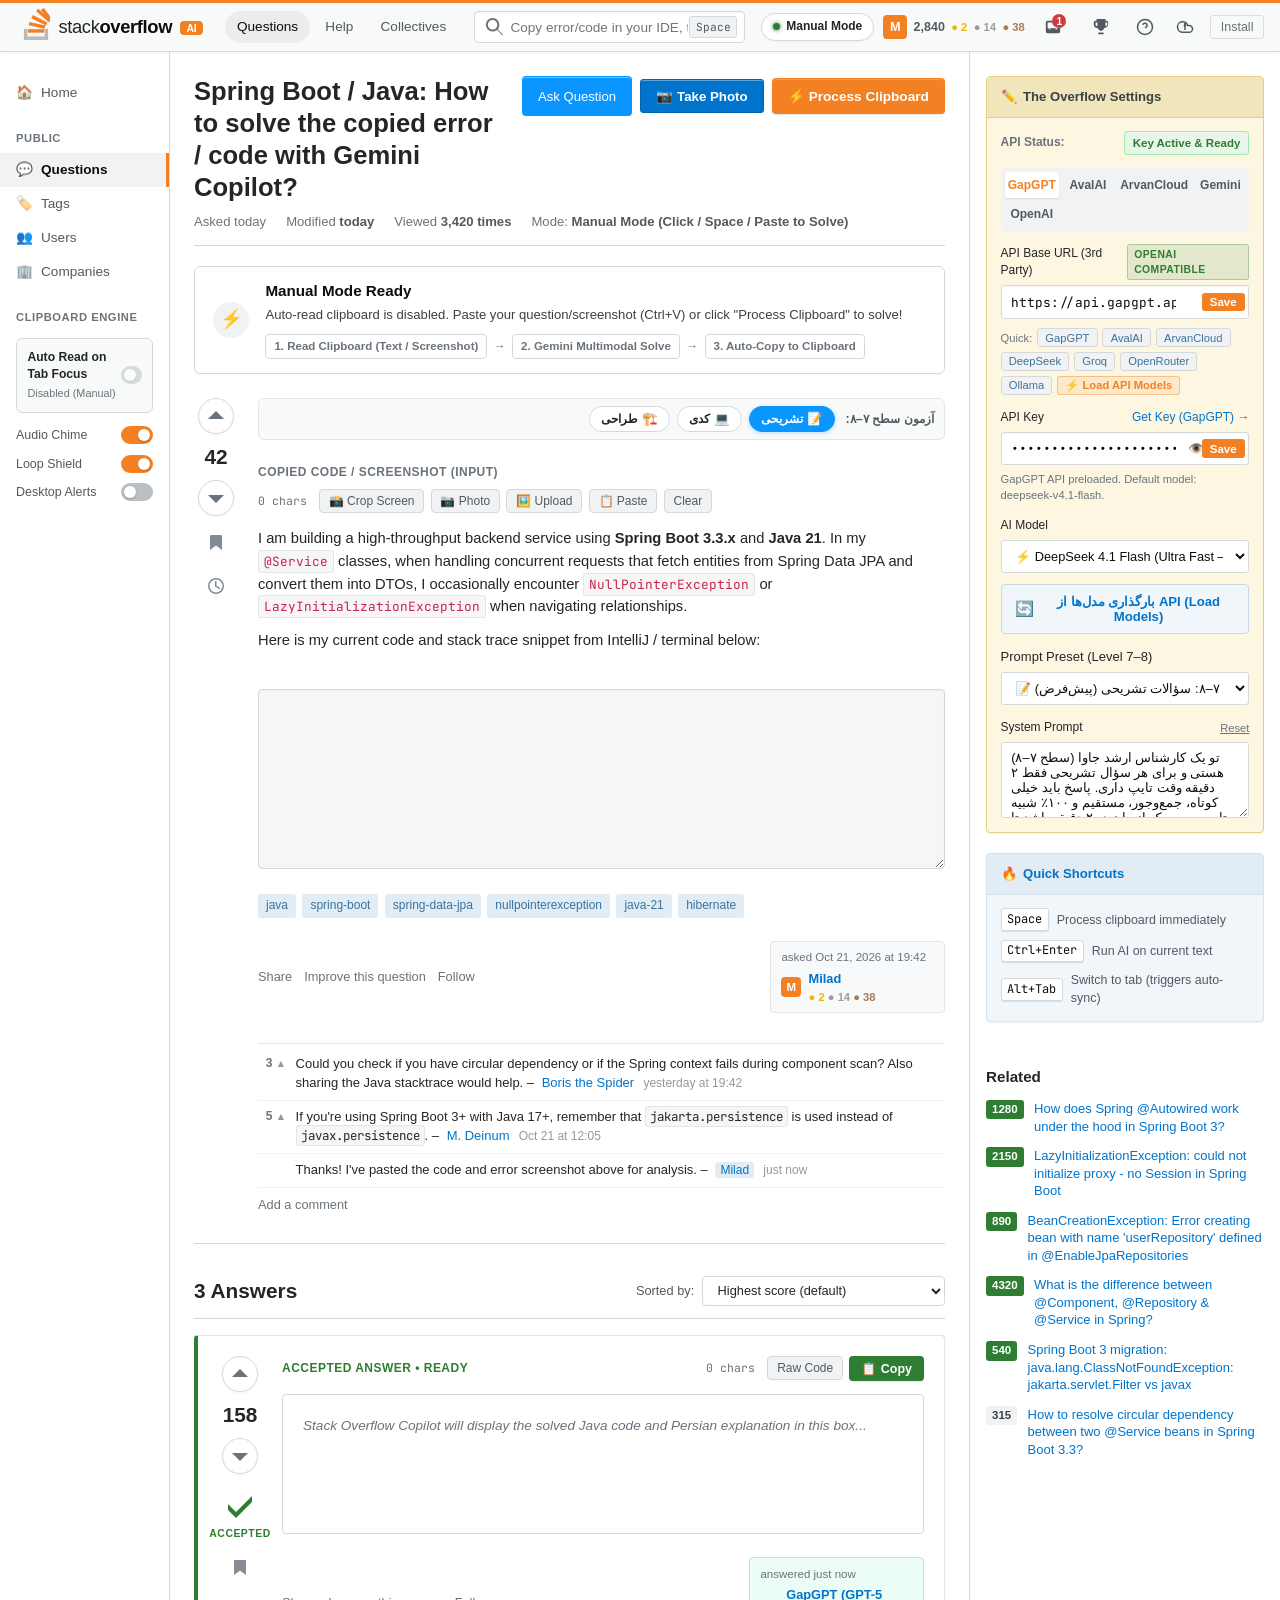
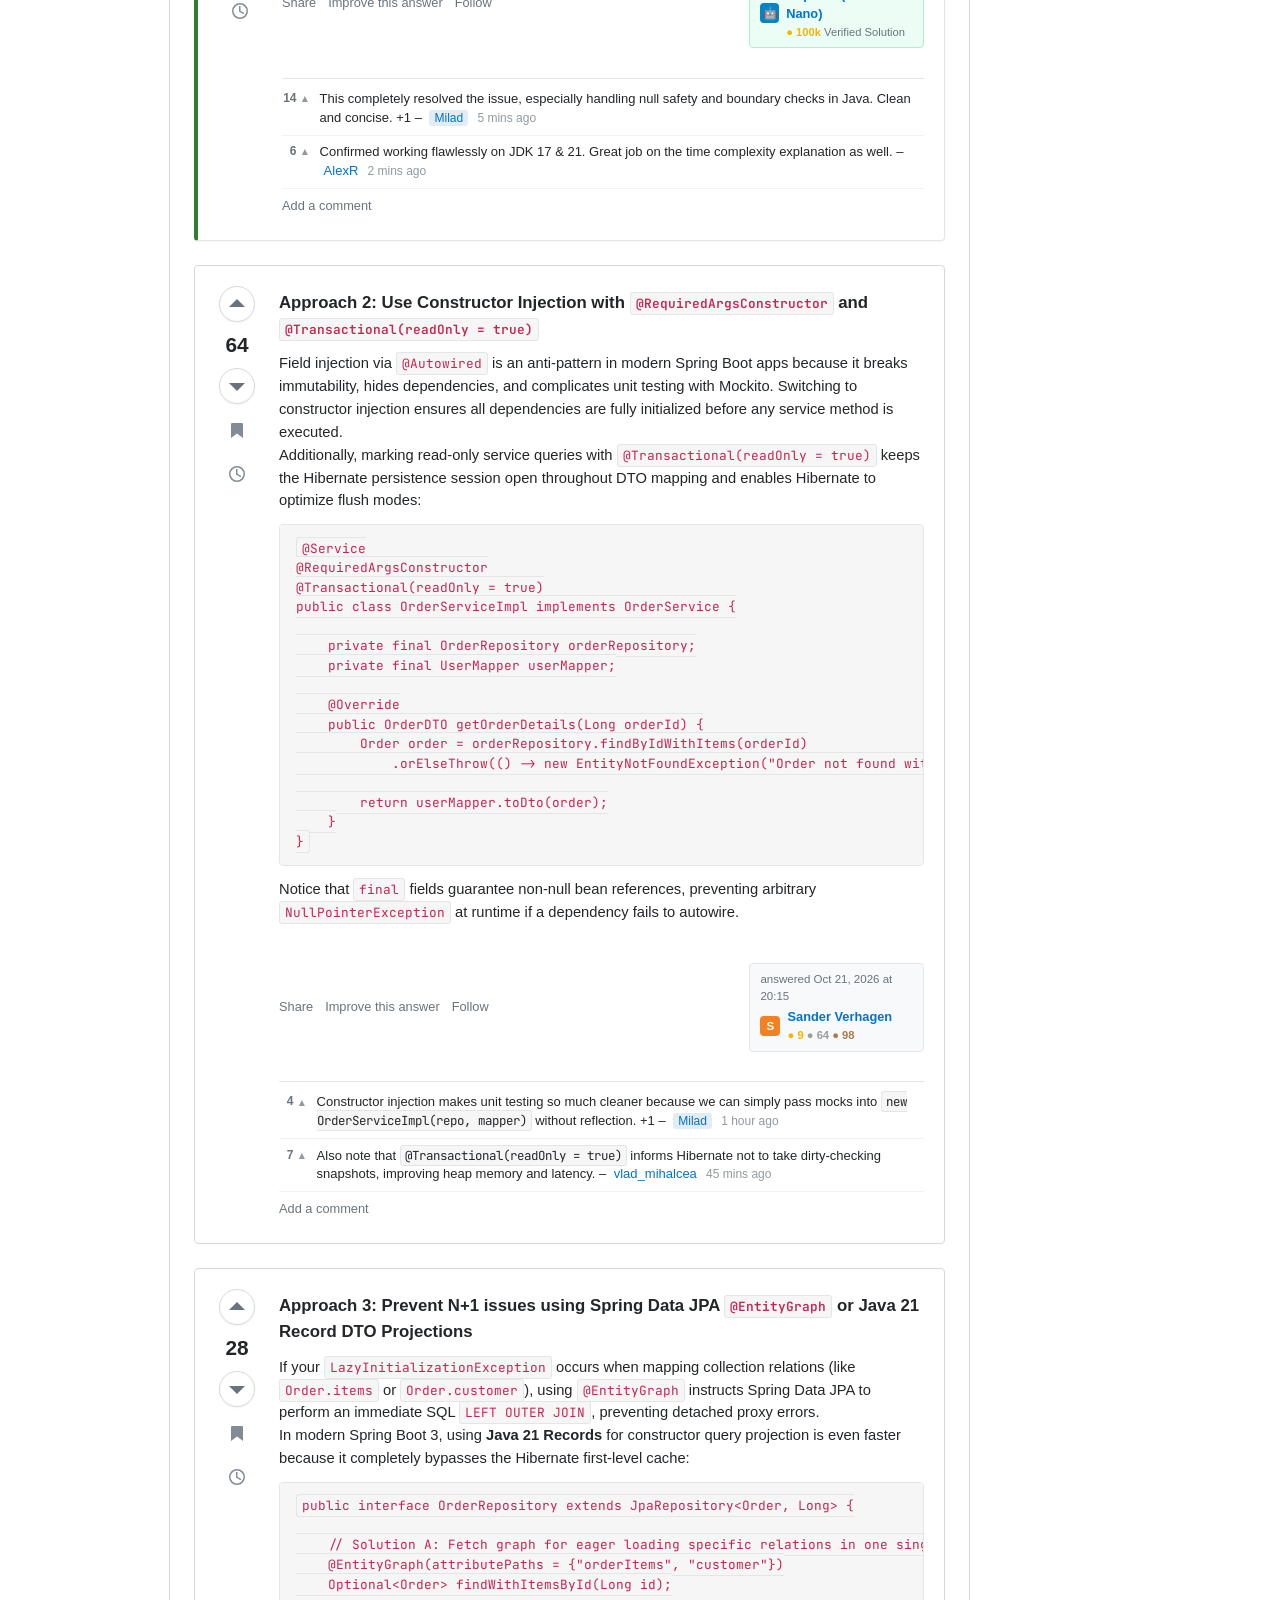
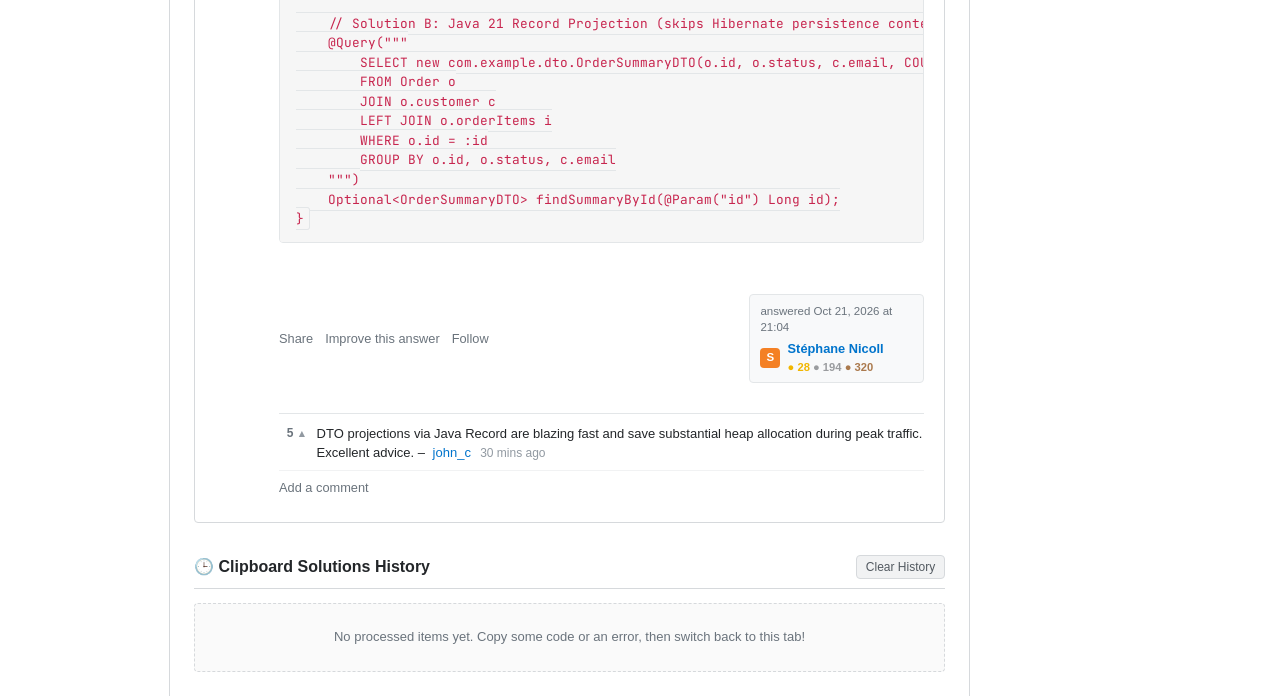
<file: index.html>
<!DOCTYPE html>
<html lang="en">
<head>
  <meta charset="UTF-8">
  <meta name="viewport" content="width=device-width, initial-scale=1.0">
  <title>Stack Overflow — Instant Clipboard AI Copilot</title>
  <meta name="description" content="Stack Overflow style Clipboard Copilot: Automatically reads copied code or questions, solves them with Gemini, and copies the solution back to your clipboard.">
  <link rel="icon" type="image/svg+xml" href="favicon.svg">
  
  <!-- Fonts -->
  <link rel="preconnect" href="https://fonts.googleapis.com">
  <link rel="preconnect" href="https://fonts.gstatic.com" crossorigin>
  <link href="https://fonts.googleapis.com/css2?family=JetBrains+Mono:wght@400;500;600&family=Segoe+UI:wght@300;400;600;700&display=swap" rel="stylesheet">
  
  <style>
/* ==========================================================================
   Stack Overflow Theme & Design System for Clipboard Copilot
   Classic Authentic LIGHT THEME (#FFFFFF, #F48024, #FDF7E2, #2E7D32)
   ========================================================================== */

:root {
  /* Stack Overflow Brand Colors */
  --so-orange: #f48024;
  --so-orange-hover: #da680b;
  --so-orange-light: rgba(244, 128, 36, 0.12);
  
  /* Light Theme Surfaces & Backgrounds */
  --so-bg-page: #ffffff;
  --so-bg-topbar: #f8f9f9;
  --so-bg-sidebar: #ffffff;
  --so-bg-card: #ffffff;
  --so-bg-input: #ffffff;
  --so-bg-editor: #f6f6f6;
  --so-border: #d6d9dc;
  --so-border-subtle: #e3e6e8;
  --so-border-focus: #59a4de;

  /* Typography Colors */
  --so-text-main: #232629;
  --so-text-secondary: #525960;
  --so-text-muted: #6a737c;
  --so-link: #0074cc;
  --so-link-hover: #0a95ff;

  /* Badges & Accents */
  --so-green: #2e7d32;
  --so-green-bg: #e8f5e9;
  --so-green-border: #a3e9b0;
  --so-gold: #f1b600;
  --so-silver: #9a9c9f;
  --so-bronze: #ab7a4e;

  /* Stack Overflow Classic Tags */
  --so-tag-bg: #e1ecf4;
  --so-tag-text: #39739d;
  --so-tag-hover: #d0e3f1;

  /* The Overflow Yellow Widget Box in Light Mode */
  --so-widget-yellow-bg: #fdf7e2;
  --so-widget-yellow-header: #f1e5bc;
  --so-widget-yellow-border: #e6cf7e;
  --so-widget-yellow-text: #3b4045;

  /* Fonts */
  --font-main: -apple-system, BlinkMacSystemFont, "Segoe UI", "Vazirmatn", Tahoma, Roboto, "Helvetica Neue", Arial, sans-serif;
  --font-mono: 'JetBrains Mono', "Cascadia Code", Consolas, Menlo, Monaco, monospace;

  --transition-fast: all 0.15s ease-in-out;
}

*, *::before, *::after {
  box-sizing: border-box;
  margin: 0;
  padding: 0;
}

html {
  max-width: 100%;
  overflow-x: hidden;
  width: 100%;
}

body, body.so-theme-light {
  background-color: var(--so-bg-page);
  color: var(--so-text-main);
  font-family: var(--font-main);
  font-size: 13px;
  line-height: 1.45;
  min-height: 100vh;
  max-width: 100%;
  width: 100%;
  overflow-x: hidden;
  -webkit-font-smoothing: antialiased;
}

/* ==========================================================================
   Top Navigation Bar (Signature 3px Orange Line)
   ========================================================================== */
.so-topbar {
  position: sticky;
  top: 0;
  z-index: 100;
  background-color: var(--so-bg-topbar);
  border-top: 3px solid var(--so-orange);
  border-bottom: 1px solid var(--so-border);
  box-shadow: 0 1px 2px rgba(0, 0, 0, 0.05);
  height: 52px;
}

.so-topbar-container {
  max-width: 1300px;
  height: 100%;
  margin: 0 auto;
  padding: 0 1rem;
  display: flex;
  align-items: center;
  gap: 1rem;
}

/* Logo */
.so-brand-link {
  display: flex;
  align-items: center;
  gap: 0.5rem;
  text-decoration: none;
  color: var(--so-text-main);
  padding: 0.2rem 0.4rem;
  border-radius: 4px;
}

.so-brand-link:hover {
  background-color: rgba(0, 0, 0, 0.04);
}

.so-brand-text {
  font-size: 1.15rem;
  letter-spacing: -0.02em;
  font-family: var(--font-main);
  color: #232629;
}

.so-bold {
  font-weight: 700;
  color: #0c0d0e;
}

.so-badge-copilot {
  font-size: 0.65rem;
  font-weight: 700;
  background: var(--so-orange);
  color: #fff;
  padding: 0.1rem 0.4rem;
  border-radius: 4px;
  vertical-align: middle;
  margin-left: 0.2rem;
}

/* Nav links */
.so-topbar-nav {
  display: flex;
  align-items: center;
  gap: 0.2rem;
}

@media (max-width: 900px) {
  .so-topbar-nav { display: none; }
}

.so-nav-item {
  color: var(--so-text-secondary);
  text-decoration: none;
  padding: 0.4rem 0.75rem;
  border-radius: 9999px;
  font-size: 0.85rem;
  font-weight: 500;
  transition: var(--transition-fast);
}

.so-nav-item:hover, .so-nav-item.active {
  color: #0c0d0e;
  background-color: rgba(0, 0, 0, 0.05);
}

/* Search Box */
.so-search-container {
  flex: 1;
  max-width: 600px;
  position: relative;
  display: flex;
  align-items: center;
}

.so-search-svg {
  position: absolute;
  left: 0.65rem;
  color: var(--so-text-muted);
  pointer-events: none;
}

.so-search-input {
  width: 100%;
  background-color: var(--so-bg-input);
  border: 1px solid var(--so-border);
  border-radius: 4px;
  padding: 0.45rem 3.5rem 0.45rem 2.2rem;
  color: var(--so-text-main);
  font-family: inherit;
  font-size: 0.85rem;
  outline: none;
  transition: var(--transition-fast);
  box-shadow: inset 0 1px 2px rgba(0, 0, 0, 0.04);
}

.so-search-input:focus {
  border-color: var(--so-orange);
  box-shadow: 0 0 0 3px var(--so-orange-light);
}

.so-kbd {
  position: absolute;
  right: 0.5rem;
  font-family: var(--font-mono);
  font-size: 0.7rem;
  background: #f1f2f3;
  border: 1px solid var(--so-border);
  border-radius: 3px;
  padding: 0.1rem 0.35rem;
  color: var(--so-text-secondary);
}

/* Topbar Actions */
.so-topbar-actions {
  display: flex;
  align-items: center;
  gap: 0.6rem;
  margin-left: auto;
}

.status-pill {
  display: inline-flex;
  align-items: center;
  gap: 0.4rem;
  padding: 0.3rem 0.65rem;
  border-radius: 9999px;
  font-size: 0.75rem;
  font-weight: 600;
  border: 1px solid var(--so-border);
  background: #ffffff;
  box-shadow: 0 1px 2px rgba(0, 0, 0, 0.04);
}

.so-btn-ext-install {
  display: inline-flex;
  align-items: center;
  justify-content: center;
  background: transparent;
  color: var(--so-text-secondary, #6a737c);
  border: 1px solid var(--so-border, #d6d9dc);
  border-radius: 3px;
  padding: 0.25rem 0.6rem;
  font-size: 0.78rem;
  font-family: inherit;
  font-weight: 500;
  cursor: pointer;
  transition: all 0.15s ease;
  box-shadow: none;
  opacity: 0.85;
}

.so-btn-ext-install:hover {
  background: rgba(0, 0, 0, 0.05);
  color: var(--so-text-main, #232629);
  border-color: var(--so-border, #d6d9dc);
  opacity: 1;
}

.so-bookmarklet-link {
  display: inline-flex;
  align-items: center;
  background: #ffffff;
  border: 2px dashed #1a73e8;
  color: #1a73e8;
  padding: 7px 14px;
  border-radius: 6px;
  font-weight: bold;
  font-size: 13px;
  text-decoration: none;
  cursor: grab;
  transition: all 0.2s ease;
}

.so-bookmarklet-link:hover {
  background: #1a73e8;
  color: #ffffff;
  border-style: solid;
}

.status-dot {
  width: 7px;
  height: 7px;
  border-radius: 50%;
}

.status-ready .status-dot { background: var(--so-green); box-shadow: 0 0 4px var(--so-green); }
.status-busy .status-dot { background: var(--so-orange); box-shadow: 0 0 4px var(--so-orange); }
.status-warn .status-dot { background: #f59e0b; }

.so-user-rep {
  display: flex;
  align-items: center;
  gap: 0.4rem;
  font-size: 0.78rem;
  font-weight: 600;
  cursor: default;
}

.so-avatar {
  width: 24px;
  height: 24px;
  border-radius: 4px;
  background: var(--so-orange);
  color: #fff;
  display: flex;
  align-items: center;
  justify-content: center;
  font-size: 0.8rem;
  font-weight: 700;
}

.so-avatar.sm { width: 20px; height: 20px; font-size: 0.72rem; }
.so-avatar.bot { background: #0284c7; }

.so-rep-count { color: var(--so-text-secondary); }
.badge-dot { font-size: 0.7rem; font-weight: 700; }
.badge-dot.gold { color: var(--so-gold); }
.badge-dot.silver { color: var(--so-silver); }
.badge-dot.bronze { color: var(--so-bronze); }

.so-icon-btn {
  background: none;
  border: none;
  color: var(--so-text-secondary);
  padding: 0.4rem;
  border-radius: 4px;
  cursor: pointer;
  display: flex;
  align-items: center;
  transition: var(--transition-fast);
}

.so-icon-btn:hover {
  background: rgba(0, 0, 0, 0.06);
  color: #0c0d0e;
}

/* ==========================================================================
   Page Layout (Left Sidebar + Main Column + Right Sidebar)
   ========================================================================== */
.so-page-wrap {
  max-width: 1300px;
  margin: 0 auto;
  display: flex;
  min-height: calc(100vh - 52px);
  background-color: var(--so-bg-page);
  width: 100%;
  min-width: 0;
  box-sizing: border-box;
}

/* Left Sidebar */
.so-left-sidebar {
  width: 170px;
  flex-shrink: 0;
  border-right: 1px solid var(--so-border);
  padding: 1.5rem 0;
  background-color: var(--so-bg-sidebar);
}

@media (max-width: 800px) {
  .so-left-sidebar { display: none; }
}

.so-side-nav {
  position: sticky;
  top: 70px;
  display: flex;
  flex-direction: column;
}

.so-side-link {
  display: flex;
  align-items: center;
  gap: 0.5rem;
  padding: 0.45rem 1rem;
  color: var(--so-text-secondary);
  text-decoration: none;
  font-size: 0.85rem;
  font-weight: 500;
  transition: var(--transition-fast);
  border-right: 3px solid transparent;
}

.so-side-link:hover {
  color: #0c0d0e;
  background-color: #f1f2f3;
}

.so-side-link.active {
  background-color: #f1f2f3;
  color: #0c0d0e;
  font-weight: 700;
  border-right-color: var(--so-orange);
}

.so-side-heading {
  font-size: 0.7rem;
  font-weight: 700;
  color: var(--so-text-muted);
  text-transform: uppercase;
  letter-spacing: 0.05em;
  padding: 1.25rem 1rem 0.4rem;
}

.so-toggle-box {
  padding: 0 1rem;
  display: flex;
  flex-direction: column;
  gap: 0.65rem;
  margin-top: 0.4rem;
}

.so-toggle-row {
  display: flex;
  align-items: center;
  justify-content: space-between;
  font-size: 0.78rem;
  color: var(--so-text-secondary);
}

.so-toggle-featured {
  background: var(--so-bg-topbar);
  padding: 0.6rem 0.65rem;
  border-radius: 6px;
  border: 1px solid var(--so-border);
  margin-bottom: 0.2rem;
}

.so-toggle-info {
  display: flex;
  flex-direction: column;
  gap: 0.15rem;
}

.so-toggle-title {
  font-weight: 600;
  font-size: 0.76rem;
  color: var(--so-text-main);
}

.so-toggle-desc {
  font-size: 0.68rem;
  color: var(--so-text-muted);
  font-weight: 500;
}

/* Sm Switch */
.switch-sm {
  position: relative;
  width: 32px;
  height: 18px;
}
.switch-sm input { opacity: 0; width: 0; height: 0; }
.slider-sm {
  position: absolute; cursor: pointer;
  top: 0; left: 0; right: 0; bottom: 0;
  background-color: #babfc4;
  border-radius: 18px;
  transition: 0.2s;
}
.slider-sm::before {
  position: absolute; content: "";
  height: 12px; width: 12px; left: 3px; bottom: 3px;
  background-color: white;
  border-radius: 50%;
  transition: 0.2s;
  box-shadow: 0 1px 2px rgba(0, 0, 0, 0.2);
}
input:checked + .slider-sm { background-color: var(--so-orange); }
input:checked + .slider-sm::before { transform: translateX(14px); }

/* Main Column */
.so-main-column {
  flex: 1;
  min-width: 0;
  padding: 1.5rem;
  max-width: 820px;
  width: 100%;
  border-right: 1px solid var(--so-border);
  background-color: #ffffff;
  box-sizing: border-box;
}

@media (max-width: 1100px) {
  .so-main-column { max-width: 100%; border-right: none; }
}

/* Question Header */
.so-question-header {
  border-bottom: 1px solid var(--so-border);
  padding-bottom: 0.85rem;
  margin-bottom: 1.25rem;
}

.so-title-row {
  display: flex;
  align-items: flex-start;
  justify-content: space-between;
  gap: 1rem;
}

.so-question-title {
  font-size: 1.6rem;
  font-weight: 600;
  color: var(--so-text-main);
  line-height: 1.25;
}

.so-btn-primary {
  background-color: var(--so-orange);
  color: #fff;
  border: 1px solid transparent;
  padding: 0.55rem 0.95rem;
  border-radius: 4px;
  font-family: inherit;
  font-size: 0.85rem;
  font-weight: 600;
  cursor: pointer;
  white-space: nowrap;
  box-shadow: inset 0 1px 0 rgba(255, 255, 255, 0.2), 0 1px 2px rgba(0, 0, 0, 0.1);
  transition: var(--transition-fast);
}

.so-btn-primary:hover {
  background-color: var(--so-orange-hover);
}

.so-question-meta {
  display: flex;
  align-items: center;
  gap: 1.25rem;
  font-size: 0.82rem;
  color: var(--so-text-muted);
  margin-top: 0.5rem;
  flex-wrap: wrap;
}

.so-highlight { color: var(--so-text-secondary); font-weight: 600; }
.so-highlight-green { color: var(--so-green); font-weight: 600; }

/* Status Notification Banner (Discreet Clean White Background) */
.so-notice-banner {
  background-color: #ffffff;
  border: 1px solid var(--so-border);
  border-radius: 6px;
  padding: 0.85rem 1.15rem;
  display: flex;
  align-items: center;
  gap: 1rem;
  margin-bottom: 1.5rem;
  box-shadow: 0 1px 2px rgba(0, 0, 0, 0.03);
}

.so-notice-icon {
  width: 36px;
  height: 36px;
  border-radius: 50%;
  background: #f1f2f3;
  color: var(--so-text-secondary);
  display: flex;
  align-items: center;
  justify-content: center;
  font-size: 1.15rem;
  flex-shrink: 0;
}

.so-notice-text strong {
  font-size: 0.95rem;
  color: #0c0d0e;
  display: block;
  margin-bottom: 0.2rem;
}

.so-notice-text p {
  font-size: 0.82rem;
  color: #3b4045;
}

.so-pipeline-steps {
  display: flex;
  align-items: center;
  gap: 0.4rem;
  margin-top: 0.6rem;
  flex-wrap: wrap;
}

.so-step-badge {
  font-size: 0.72rem;
  font-weight: 600;
  padding: 0.2rem 0.5rem;
  border-radius: 4px;
  background: #ffffff;
  border: 1px solid var(--so-border);
  color: var(--so-text-muted);
}

.so-step-badge.step-active {
  background: var(--so-orange);
  color: #fff;
  border-color: var(--so-orange);
}

.so-step-badge.step-done {
  background: var(--so-green-bg);
  color: var(--so-green);
  border-color: var(--so-green-border);
}

.so-step-arrow { color: var(--so-text-muted); font-size: 0.75rem; }

/* Post Box (Input & Answer) */
.so-post-box {
  display: flex;
  gap: 1.25rem;
  padding-bottom: 1.5rem;
  border-bottom: 1px solid var(--so-border);
  margin-bottom: 1.5rem;
  width: 100%;
  max-width: 100%;
  min-width: 0;
  box-sizing: border-box;
}

.so-accepted-answer {
  background: #ffffff;
  border: 1px solid #e3e6e8;
  border-left: 4px solid var(--so-green);
  border-radius: 4px;
  padding: 1.25rem;
  margin-top: 1rem;
  width: 100%;
  max-width: 100%;
  min-width: 0;
  box-sizing: border-box;
  box-shadow: 0 1px 3px rgba(0, 0, 0, 0.04);
}

/* Voting Column */
.so-vote-col {
  display: flex;
  flex-direction: column;
  align-items: center;
  gap: 0.5rem;
  width: 44px;
  flex-shrink: 0;
}

.so-vote-btn {
  background: #ffffff;
  border: 1px solid var(--so-border);
  border-radius: 50%;
  width: 36px;
  height: 36px;
  display: flex;
  align-items: center;
  justify-content: center;
  color: #6a737c;
  cursor: pointer;
  transition: all 0.15s ease;
  box-shadow: 0 1px 2px rgba(0, 0, 0, 0.05);
}

.so-vote-btn:hover {
  background: #f1f2f3;
  color: var(--so-orange);
  border-color: var(--so-orange);
}

.so-vote-count {
  font-size: 1.3rem;
  font-weight: 600;
  color: #232629;
}

.so-vote-action {
  background: none;
  border: none;
  color: #838c95;
  display: flex;
  align-items: center;
  justify-content: center;
  width: 36px;
  height: 36px;
  cursor: pointer;
  transition: color 0.15s ease;
}

.so-vote-action:hover { color: var(--so-orange); }

/* Stack Overflow Accepted Checkmark */
.so-accepted-check {
  display: flex;
  flex-direction: column;
  align-items: center;
  color: var(--so-green);
  margin-top: 0.5rem;
}

.so-accepted-text {
  font-size: 0.65rem;
  font-weight: 700;
  letter-spacing: 0.05em;
  color: var(--so-green);
}

/* Post Body */
.so-post-body {
  flex: 1;
  min-width: 0; /* CRITICAL: Prevents flex child from exceeding container width */
  max-width: 100%;
  width: 100%;
  display: flex;
  flex-direction: column;
  gap: 0.85rem;
  box-sizing: border-box;
}

.so-post-header-tools {
  display: flex;
  align-items: center;
  justify-content: space-between;
  gap: 0.5rem;
  flex-wrap: wrap;
  width: 100%;
  max-width: 100%;
  min-width: 0;
  box-sizing: border-box;
}

.so-label {
  font-size: 0.75rem;
  font-weight: 700;
  color: var(--so-text-muted);
  text-transform: uppercase;
  letter-spacing: 0.04em;
}

.so-label-green { color: var(--so-green); }

.so-tools-right {
  display: flex;
  align-items: center;
  gap: 0.4rem;
}

.so-stats-tag {
  font-family: var(--font-mono);
  font-size: 0.72rem;
  color: var(--so-text-muted);
  margin-right: 0.35rem;
}

.so-btn-subtle {
  background: #f1f2f3;
  border: 1px solid var(--so-border);
  color: var(--so-text-secondary);
  padding: 0.25rem 0.55rem;
  border-radius: 4px;
  font-size: 0.75rem;
  cursor: pointer;
  transition: var(--transition-fast);
}

.so-btn-subtle:hover {
  background: #e3e6e8;
  color: #0c0d0e;
}

.so-btn-green {
  background-color: var(--so-green);
  color: #fff;
  border: none;
  padding: 0.3rem 0.75rem;
  border-radius: 4px;
  font-size: 0.78rem;
  font-weight: 600;
  cursor: pointer;
  transition: var(--transition-fast);
  box-shadow: 0 1px 2px rgba(0, 0, 0, 0.1);
}

.so-btn-green:hover { background-color: #256629; }

/* Screenshot Preview Box (Light Mode) */
.so-screenshot-box {
  width: 100%;
  background-color: #fff8f2;
  border: 1px solid #fed7aa;
  border-left: 4px solid var(--so-orange);
  border-radius: 4px;
  padding: 0.85rem;
  display: flex;
  flex-direction: column;
  gap: 0.65rem;
  margin-bottom: 0.85rem;
  animation: fadeIn 0.2s ease-in-out;
}

@keyframes fadeIn {
  from { opacity: 0; transform: translateY(-4px); }
  to { opacity: 1; transform: translateY(0); }
}

.so-screenshot-header {
  display: flex;
  align-items: center;
  justify-content: space-between;
}

.so-screenshot-title {
  display: flex;
  align-items: center;
  gap: 0.6rem;
}

.so-badge-screenshot {
  font-size: 0.72rem;
  font-weight: 700;
  background: rgba(244, 128, 36, 0.15);
  color: var(--so-orange);
  padding: 0.2rem 0.5rem;
  border-radius: 3px;
  border: 1px solid rgba(244, 128, 36, 0.35);
  letter-spacing: 0.04em;
}

.so-screenshot-meta {
  font-family: var(--font-mono);
  font-size: 0.75rem;
  color: var(--so-text-muted);
}

.so-screenshot-img-wrap {
  width: 100%;
  max-height: 280px;
  overflow: auto;
  border-radius: 4px;
  background-color: #f8f9fa;
  border: 1px solid var(--so-border);
  display: flex;
  align-items: center;
  justify-content: center;
  padding: 0.5rem;
}

.so-screenshot-img {
  max-width: 100%;
  max-height: 260px;
  object-fit: contain;
  border-radius: 3px;
  box-shadow: 0 2px 8px rgba(0, 0, 0, 0.15);
}

/* Code Editor Textarea */
.so-editor-container {
  width: 100%;
  max-width: 100%;
  min-width: 0;
  box-sizing: border-box;
}

.so-code-editor {
  width: 100%;
  max-width: 100%;
  min-height: 180px;
  background-color: var(--so-bg-editor);
  border: 1px solid var(--so-border);
  border-radius: 4px;
  padding: 0.85rem;
  color: #1e293b;
  font-family: var(--font-mono);
  font-size: 0.85rem;
  line-height: 1.6;
  resize: vertical;
  outline: none;
  unicode-bidi: plaintext;
  transition: var(--transition-fast);
  box-shadow: inset 0 1px 2px rgba(0, 0, 0, 0.03);
  box-sizing: border-box;
  white-space: pre-wrap;
  overflow-wrap: anywhere;
  word-break: break-word;
}

.so-code-editor:focus {
  border-color: var(--so-orange);
  box-shadow: 0 0 0 3px var(--so-orange-light);
  background-color: #ffffff;
}

.so-output-editor {
  background-color: #f8fafc;
  border-color: #86efac;
  color: #0f172a;
}

.so-output-editor:focus {
  background-color: #ffffff;
  border-color: var(--so-green);
}

/* Tags Row (Authentic Stack Overflow Tags) */
.so-tags-row {
  display: flex;
  align-items: center;
  gap: 0.4rem;
  flex-wrap: wrap;
  margin-top: 0.35rem;
}

.so-tag {
  background-color: var(--so-tag-bg);
  color: var(--so-tag-text);
  padding: 0.2rem 0.5rem;
  border-radius: 3px;
  font-size: 0.75rem;
  font-weight: 500;
  text-decoration: none;
  display: inline-block;
  cursor: pointer;
  transition: var(--transition-fast);
}

.so-tag:hover {
  background-color: var(--so-tag-hover);
  color: #2c5777;
}

/* Post Footer & Signature */
.so-post-footer {
  display: flex;
  align-items: center;
  justify-content: space-between;
  margin-top: 0.6rem;
  flex-wrap: wrap;
  gap: 1rem;
}

.so-actions-sub {
  display: flex;
  gap: 0.75rem;
}

.so-actions-sub a {
  color: var(--so-text-muted);
  text-decoration: none;
  font-size: 0.8rem;
}

.so-actions-sub a:hover { color: var(--so-text-secondary); text-decoration: underline; }

.so-user-card {
  background: #f8f9fa;
  border: 1px solid var(--so-border-subtle);
  border-radius: 4px;
  padding: 0.45rem 0.65rem;
  display: flex;
  flex-direction: column;
  gap: 0.25rem;
  width: 175px;
}

.so-answered-card {
  background: #ecfdf5;
  border: 1px solid #a7f3d0;
}

.so-user-time {
  font-size: 0.72rem;
  color: var(--so-text-muted);
}

.so-user-info {
  display: flex;
  align-items: center;
  gap: 0.45rem;
}

.so-user-name {
  color: var(--so-link);
  text-decoration: none;
  font-weight: 600;
  font-size: 0.8rem;
}

.so-user-name:hover { color: var(--so-link-hover); text-decoration: underline; }

.so-user-badges {
  font-size: 0.7rem;
  color: var(--so-text-muted);
}

/* Authentic Stack Overflow Comments / Discussion Thread */
.so-comments-container {
  border-top: 1px solid var(--so-border-subtle);
  margin-top: 1rem;
  padding-top: 0.25rem;
}

.so-comment {
  display: flex;
  align-items: flex-start;
  gap: 0.6rem;
  padding: 0.45rem 0;
  border-bottom: 1px solid #f1f2f3;
  font-size: 0.8125rem;
  line-height: 1.45;
  color: #232629;
}

.so-comment-vote {
  display: flex;
  align-items: center;
  gap: 0.2rem;
  min-width: 28px;
  justify-content: flex-end;
}

.so-comment-score {
  font-size: 0.75rem;
  font-weight: 600;
  color: #6a737c;
}

.so-comment-up {
  background: none;
  border: none;
  padding: 0;
  color: #9199a1;
  font-size: 0.65rem;
  cursor: pointer;
  transition: color 0.15s ease;
}

.so-comment-up:hover {
  color: var(--so-orange);
}

.so-comment-text {
  flex: 1;
  min-width: 0;
  word-break: break-word;
}

.so-comment-text code {
  font-family: var(--font-mono);
  font-size: 0.78rem;
  background: #f6f6f6;
  padding: 1px 4px;
  border-radius: 3px;
  border: 1px solid #e3e6e8;
}

.so-comment-user {
  color: #0074cc;
  text-decoration: none;
  font-weight: 500;
  margin-left: 0.25rem;
}

.so-comment-user:hover {
  color: #0a95ff;
  text-decoration: underline;
}

.so-comment-user.so-comment-op {
  background-color: #e1ecf4;
  color: #0074cc;
  padding: 1px 5px;
  border-radius: 3px;
  font-size: 0.75rem;
}

.so-comment-date {
  color: #9199a1;
  font-size: 0.75rem;
  margin-left: 0.35rem;
}

.so-add-comment-wrap {
  padding: 0.5rem 0 0.25rem;
}

.so-add-comment-link {
  color: #6a737c;
  font-size: 0.8rem;
  text-decoration: none;
  cursor: pointer;
  transition: color 0.15s ease;
}

.so-add-comment-link:hover {
  color: #0074cc;
}

/* Question Scenario Description */
.so-question-desc {
  font-size: 0.92rem;
  line-height: 1.55;
  color: var(--so-text-main);
  margin-bottom: 0.85rem;
}

.so-question-desc p {
  margin: 0 0 0.65rem 0;
}

.so-question-desc code, .so-answer-text code {
  font-family: var(--font-mono);
  font-size: 0.8rem;
  background: #f6f6f6;
  padding: 2px 5px;
  border-radius: 3px;
  border: 1px solid #e3e6e8;
  color: #c7254e;
}

/* Additional Community Answers */
.so-community-answer {
  background: #ffffff;
  border: 1px solid var(--so-border);
  border-radius: 4px;
  padding: 1.25rem;
  margin-top: 1.5rem;
  width: 100%;
  max-width: 100%;
  min-width: 0;
  box-sizing: border-box;
}

.so-answer-text {
  font-size: 0.92rem;
  line-height: 1.55;
  color: var(--so-text-main);
  margin-bottom: 1rem;
}

.so-answer-text h3 {
  font-size: 1.05rem;
  font-weight: 600;
  margin: 0.25rem 0 0.65rem;
  color: var(--so-text-main);
}

.so-answer-text pre {
  background-color: #f6f6f6;
  border: 1px solid #e3e6e8;
  border-radius: 4px;
  padding: 0.85rem 1rem;
  overflow-x: auto;
  font-family: var(--font-mono);
  font-size: 0.82rem;
  line-height: 1.45;
  color: #232629;
  margin: 0.75rem 0;
}

/* Related Questions Sidebar Widget */
.so-related-widget {
  margin-top: 1.5rem;
}

.so-related-heading {
  font-size: 0.95rem;
  font-weight: 600;
  color: var(--so-text-main);
  margin-bottom: 0.75rem;
}

.so-related-list {
  display: flex;
  flex-direction: column;
  gap: 0.75rem;
}

.so-related-item {
  display: flex;
  align-items: flex-start;
  gap: 0.65rem;
  font-size: 0.8125rem;
  line-height: 1.35;
}

.so-related-score {
  background: #f1f2f3;
  color: #3b4045;
  padding: 2px 6px;
  border-radius: 3px;
  font-size: 0.72rem;
  font-weight: 600;
  min-width: 28px;
  text-align: center;
  flex-shrink: 0;
}

.so-related-score.answered {
  background: #2e7d32;
  color: #ffffff;
}

.so-related-link {
  color: #0074cc;
  text-decoration: none;
}

.so-related-link:hover {
  color: #0a95ff;
  text-decoration: underline;
}

/* Ask Question Primary Button */
.so-btn-ask {
  background-color: #0a95ff;
  color: #ffffff;
  border: 1px solid transparent;
  padding: 0.6rem 0.95rem;
  border-radius: 4px;
  font-size: 0.82rem;
  font-weight: 500;
  text-decoration: none;
  display: inline-flex;
  align-items: center;
  justify-content: center;
  white-space: nowrap;
  box-shadow: inset 0 1px 0 rgba(255, 255, 255, 0.4);
  transition: background-color 0.15s ease;
}

.so-btn-ask:hover {
  background-color: #0074cc;
  color: #ffffff;
}

/* Modern Answers Section Header & Sort */
.so-answers-header {
  display: flex;
  align-items: center;
  justify-content: space-between;
  margin: 2rem 0 1rem;
  padding-bottom: 0.75rem;
  border-bottom: 1px solid var(--so-border);
}

.so-answers-title {
  font-size: 1.3rem;
  font-weight: 600;
  color: #232629;
  margin: 0;
}

.so-answers-sort-row {
  display: flex;
  align-items: center;
  gap: 0.5rem;
  font-size: 0.8rem;
  color: #525960;
}

.so-sort-select {
  background: #ffffff;
  border: 1px solid var(--so-border);
  border-radius: 4px;
  padding: 0.35rem 0.65rem;
  font-size: 0.8rem;
  color: #232629;
  cursor: pointer;
  outline: none;
  transition: border-color 0.15s ease;
}

.so-sort-select:focus {
  border-color: #0a95ff;
  box-shadow: 0 0 0 3px rgba(10, 149, 255, 0.15);
}

.so-topbar-icon-btn {
  background: none;
  border: none;
  color: #525960;
  width: 38px;
  height: 38px;
  display: flex;
  align-items: center;
  justify-content: center;
  border-radius: 4px;
  cursor: pointer;
  position: relative;
  transition: background-color 0.15s ease;
}

.so-topbar-icon-btn:hover {
  background: #e3e6e8;
  color: #0c0d0e;
}

.so-unread-dot {
  position: absolute;
  top: 6px;
  right: 6px;
  background: #d0393e;
  color: #fff;
  font-size: 0.65rem;
  font-weight: 700;
  width: 14px;
  height: 14px;
  border-radius: 50%;
  display: flex;
  align-items: center;
  justify-content: center;
}

/* History Section */
.so-history-section {
  margin-top: 2rem;
}

.so-history-header {
  display: flex;
  align-items: center;
  justify-content: space-between;
  padding-bottom: 0.6rem;
  border-bottom: 1px solid var(--so-border);
  margin-bottom: 0.85rem;
}

.so-history-header h3 {
  font-size: 1rem;
  font-weight: 600;
}

.so-history-list {
  display: flex;
  flex-direction: column;
  gap: 0.6rem;
  max-height: 220px;
  overflow-y: auto;
}

.empty-history {
  padding: 1.5rem;
  text-align: center;
  color: var(--so-text-muted);
  border: 1px dashed var(--so-border);
  border-radius: 4px;
  background-color: #fafafa;
}

.so-history-item {
  display: flex;
  align-items: center;
  justify-content: space-between;
  padding: 0.65rem 0.85rem;
  background-color: #ffffff;
  border: 1px solid var(--so-border);
  border-radius: 4px;
  gap: 0.85rem;
  transition: var(--transition-fast);
}

.so-history-item:hover {
  border-color: var(--so-orange);
  background-color: #fdfdfd;
}

.so-history-item-left {
  flex: 1;
  display: flex;
  flex-direction: column;
  gap: 0.2rem;
  overflow: hidden;
}

.so-history-meta {
  display: flex;
  align-items: center;
  gap: 0.4rem;
  font-size: 0.72rem;
  color: var(--so-text-muted);
}

.so-tag.sm {
  font-size: 0.68rem;
  padding: 0.1rem 0.35rem;
}

.so-history-snippet {
  font-size: 0.82rem;
  font-family: var(--font-mono);
  color: var(--so-text-main);
  white-space: nowrap;
  overflow: hidden;
  text-overflow: ellipsis;
}

.so-btn-green.sm {
  padding: 0.2rem 0.5rem;
  font-size: 0.72rem;
}

/* Right Sidebar (The Overflow Blog & Config) */
.so-right-sidebar {
  width: 310px;
  flex-shrink: 0;
  padding: 1.5rem 1rem;
  display: flex;
  flex-direction: column;
  gap: 1.25rem;
  background-color: #ffffff;
}

@media (max-width: 1100px) {
  .so-right-sidebar { display: none; }
}

/* Signature Stack Overflow Yellow/Warm Widget Box in Light Mode */
.so-widget-box {
  background-color: var(--so-widget-yellow-bg);
  border: 1px solid var(--so-widget-yellow-border);
  border-radius: 4px;
  box-shadow: 0 1px 2px rgba(0, 0, 0, 0.05);
  flex-shrink: 0 !important;
  width: 100%;
}

.so-widget-header {
  background-color: var(--so-widget-yellow-header);
  border-bottom: 1px solid var(--so-widget-yellow-border);
  padding: 0.65rem 0.85rem;
  font-size: 0.82rem;
  font-weight: 700;
  color: var(--so-widget-yellow-text);
  display: flex;
  align-items: center;
  gap: 0.4rem;
  flex-shrink: 0;
}

.so-widget-body {
  padding: 0.85rem;
  display: flex;
  flex-direction: column;
  gap: 0.85rem;
  flex-shrink: 0;
}

.so-widget-blue {
  background-color: #f1f6fb;
  border-color: #d4e3f0;
}
.so-widget-blue .so-widget-header {
  background-color: #e1ecf4;
  border-color: #d4e3f0;
  color: #0074cc;
}

.so-config-row {
  display: flex;
  align-items: center;
  justify-content: space-between;
}

.so-label-sm { font-size: 0.75rem; color: var(--so-text-muted); font-weight: 600; }

.so-status-badge {
  font-size: 0.72rem;
  font-weight: 700;
  padding: 0.15rem 0.5rem;
  border-radius: 3px;
}
.so-status-badge.success { background: var(--so-green-bg); color: var(--so-green); border: 1px solid var(--so-green-border); }
.so-status-badge.warning { background: #fef3c7; color: #b45309; border: 1px solid #fde68a; }
.so-status-badge.info { background: #e0f2fe; color: #0369a1; border: 1px solid #bae6fd; }

.so-pill-failover {
  font-size: 0.65rem;
  font-weight: 700;
  background: rgba(46, 125, 50, 0.12);
  color: var(--so-green);
  border: 1px solid rgba(46, 125, 50, 0.3);
  padding: 0.1rem 0.4rem;
  border-radius: 3px;
  text-transform: uppercase;
  letter-spacing: 0.04em;
}

/* Provider Tabs in Widget */
.so-provider-tabs {
  display: grid;
  grid-template-columns: repeat(4, 1fr);
  gap: 0.25rem;
  background: #f1f2f3;
  padding: 0.25rem;
  border-radius: 4px;
}

.so-tab-btn {
  background: none;
  border: none;
  color: var(--so-text-secondary);
  padding: 0.35rem 0.2rem;
  font-size: 0.75rem;
  font-weight: 600;
  border-radius: 3px;
  cursor: pointer;
  transition: var(--transition-fast);
}

.so-tab-btn.active {
  background: #ffffff;
  color: var(--so-orange);
  box-shadow: 0 1px 2px rgba(0, 0, 0, 0.1);
}

/* Forms in Widget */
.so-form-group {
  display: flex;
  flex-direction: column;
  gap: 0.35rem;
}

.so-form-label-row {
  display: flex;
  align-items: center;
  justify-content: space-between;
  font-size: 0.75rem;
}

.so-form-label-row a {
  color: var(--so-link);
  text-decoration: none;
}
.so-form-label-row a:hover { text-decoration: underline; }

.so-input-wrapper {
  position: relative;
  display: flex;
  align-items: center;
}

.so-input-wrapper input {
  width: 100%;
  background-color: #ffffff;
  border: 1px solid var(--so-border);
  border-radius: 3px;
  padding: 0.45rem 4.5rem 0.45rem 0.6rem;
  color: #0c0d0e;
  font-family: var(--font-mono);
  font-size: 0.8rem;
  outline: none;
  box-shadow: inset 0 1px 2px rgba(0, 0, 0, 0.03);
}

.so-input-wrapper input:focus {
  border-color: var(--so-orange);
  box-shadow: 0 0 0 3px var(--so-orange-light);
}

.so-btn-icon-inside {
  position: absolute; right: 2.8rem;
  background: none; border: none;
  color: var(--so-text-muted); cursor: pointer;
}

.so-btn-save-inside {
  position: absolute; right: 0.3rem;
  background: var(--so-orange);
  color: #fff; border: none;
  padding: 0.2rem 0.5rem;
  border-radius: 3px;
  font-size: 0.72rem;
  font-weight: 600;
  cursor: pointer;
}

.so-hint-text { font-size: 0.7rem; color: var(--so-text-muted); }

.so-url-presets {
  display: flex;
  align-items: center;
  gap: 0.3rem;
  flex-wrap: wrap;
  margin-top: 0.25rem;
}

.so-chip-btn {
  background-color: #f1f2f3;
  color: #39739d;
  border: 1px solid var(--so-border);
  border-radius: 3px;
  font-size: 0.7rem;
  font-weight: 500;
  padding: 0.15rem 0.45rem;
  cursor: pointer;
  transition: var(--transition-fast);
}

.so-chip-btn:hover {
  background-color: var(--so-tag-bg);
  border-color: #7aa7c7;
  color: #2c5777;
}

.so-chip-btn:active {
  background-color: #d0e3f1;
}

.so-chip-highlight {
  background-color: rgba(244, 128, 36, 0.12) !important;
  color: var(--so-orange) !important;
  border-color: rgba(244, 128, 36, 0.4) !important;
  font-weight: 600 !important;
}

.so-chip-highlight:hover {
  background-color: var(--so-orange) !important;
  color: #ffffff !important;
}

.so-btn-fetch-models {
  background: none;
  border: none;
  color: var(--so-link);
  font-size: 0.73rem;
  font-weight: 600;
  cursor: pointer;
  padding: 0;
  display: inline-flex;
  align-items: center;
  gap: 0.25rem;
  transition: var(--transition-fast);
}

.so-btn-fetch-models:hover {
  color: var(--so-link-hover);
  text-decoration: underline;
}

.so-btn-fetch-models:disabled {
  color: var(--so-text-muted);
  cursor: not-allowed;
  text-decoration: none;
}

/* Dedicated Full-Width Load Models Button */
.so-btn-fetch-dedicated {
  width: 100%;
  display: flex;
  align-items: center;
  justify-content: center;
  gap: 0.5rem;
  background-color: #f1f6fb;
  color: var(--so-link);
  border: 1px solid #c5d9e8;
  border-radius: 4px;
  padding: 0.55rem 0.85rem;
  font-size: 0.82rem;
  font-weight: 600;
  cursor: pointer;
  transition: var(--transition-fast);
  margin-top: 0.35rem;
  min-height: 38px;
}

.so-btn-fetch-dedicated:hover {
  background-color: #e1ecf4;
  border-color: #7aa7c7;
  color: #005999;
}

.so-btn-fetch-dedicated:active {
  background-color: #d0e3f1;
  transform: translateY(1px);
}

.so-btn-fetch-dedicated:disabled {
  background-color: #f8f9fa;
  border-color: var(--so-border-subtle);
  color: var(--so-text-muted);
  cursor: not-allowed;
  transform: none;
}

.so-btn-fetch-dedicated .btn-icon {
  font-size: 0.95rem;
}

.so-model-count-badge {
  font-size: 0.7rem;
  font-weight: 600;
  color: var(--so-green);
  background: var(--so-green-bg);
  border: 1px solid var(--so-green-border);
  padding: 0.1rem 0.45rem;
  border-radius: 3px;
}

.so-btn-done-sidebar {
  width: 100%;
  display: flex;
  align-items: center;
  justify-content: center;
  gap: 0.4rem;
  background: var(--so-orange);
  color: #ffffff;
  border: none;
  border-radius: 4px;
  padding: 0.65rem 1rem;
  font-size: 0.85rem;
  font-weight: 700;
  cursor: pointer;
  margin-top: 0.65rem;
  box-shadow: 0 1px 3px rgba(0, 0, 0, 0.12);
  min-height: 42px;
}

.so-btn-done-sidebar:hover {
  background: var(--so-orange-hover);
}

.so-btn-done-sidebar:active {
  transform: translateY(1px);
}

.so-select, .so-textarea {
  width: 100%;
  background-color: #ffffff;
  border: 1px solid var(--so-border);
  border-radius: 3px;
  padding: 0.45rem 0.6rem;
  color: #0c0d0e;
  font-family: inherit;
  font-size: 0.8rem;
  outline: none;
}

.so-select:focus, .so-textarea:focus {
  border-color: var(--so-orange);
  box-shadow: 0 0 0 3px var(--so-orange-light);
}

.so-btn-text {
  background: none; border: none;
  color: var(--so-text-muted);
  font-size: 0.7rem;
  cursor: pointer;
  text-decoration: underline;
}

.so-shortcuts-list {
  display: flex;
  flex-direction: column;
  gap: 0.55rem;
  font-size: 0.78rem;
}

.so-shortcut-item {
  display: flex;
  align-items: center;
  gap: 0.5rem;
  color: var(--so-text-secondary);
}

.so-shortcut-item kbd {
  background: #ffffff;
  border: 1px solid var(--so-border);
  border-radius: 3px;
  padding: 0.1rem 0.35rem;
  font-family: var(--font-mono);
  font-size: 0.75rem;
  color: #0c0d0e;
  box-shadow: 0 1px 1px rgba(0, 0, 0, 0.1);
}

/* Modals */
.modal-backdrop {
  position: fixed;
  top: 0; left: 0; right: 0; bottom: 0;
  background: rgba(0, 0, 0, 0.5);
  backdrop-filter: blur(2px);
  z-index: 1000;
  display: flex;
  align-items: center;
  justify-content: center;
  padding: 1.5rem;
  opacity: 0;
  pointer-events: none;
  transition: opacity 0.2s ease;
}

.modal-backdrop.open { opacity: 1; pointer-events: auto; }

.so-modal {
  background: #ffffff;
  border: 1px solid var(--so-border);
  border-radius: 6px;
  width: 100%;
  max-width: 600px;
  box-shadow: 0 10px 25px rgba(0, 0, 0, 0.2);
}

.so-modal-header {
  padding: 1.25rem;
  border-bottom: 1px solid var(--so-border);
  display: flex;
  align-items: center;
  justify-content: space-between;
}

.so-modal-header h2 { font-size: 1.15rem; font-weight: 600; color: #0c0d0e; }

.modal-close {
  background: none; border: none;
  color: var(--so-text-muted); font-size: 1.5rem;
  cursor: pointer;
}
.modal-close:hover { color: #0c0d0e; }

.so-modal-body {
  padding: 1.25rem;
  display: flex;
  flex-direction: column;
  gap: 1rem;
  font-size: 0.85rem;
  color: var(--so-text-secondary);
}

.so-step-row {
  display: flex;
  gap: 0.85rem;
}

.so-step-digit {
  width: 26px; height: 26px;
  border-radius: 50%;
  background: var(--so-orange);
  color: #fff; font-weight: 700;
  display: flex; align-items: center; justify-content: center;
  flex-shrink: 0;
  font-size: 0.85rem;
}

.so-step-row h4 { color: #0c0d0e; margin-bottom: 0.2rem; }

.so-modal-footer {
  padding: 1rem 1.25rem;
  border-top: 1px solid var(--so-border);
  display: flex; justify-content: flex-end;
}

.so-code-snippet {
  background: #f8f9fa;
  border: 1px solid var(--so-border);
  border-radius: 4px;
  padding: 0.75rem;
  font-family: var(--font-mono);
  color: var(--so-orange);
  margin-top: 0.5rem;
}

/* Toast Container */
.toast-container {
  position: fixed;
  bottom: 1.5rem;
  right: 1.5rem;
  display: flex;
  flex-direction: column;
  gap: 0.5rem;
  z-index: 9999;
  pointer-events: none;
}

.toast {
  pointer-events: auto;
  display: flex;
  align-items: center;
  gap: 0.5rem;
  padding: 0.75rem 1rem;
  border-radius: 4px;
  font-size: 0.82rem;
  font-weight: 500;
  color: #0c0d0e;
  background: #ffffff;
  border: 1px solid var(--so-border);
  box-shadow: 0 4px 15px rgba(0, 0, 0, 0.15);
}

.toast-success { border-color: var(--so-green); border-left: 4px solid var(--so-green); }
.toast-error { border-color: #ef4444; border-left: 4px solid #ef4444; }
.toast-info { border-color: var(--so-orange); border-left: 4px solid var(--so-orange); }
.toast-warning { border-color: #f59e0b; border-left: 4px solid #f59e0b; }

/* ==========================================================================
   Camera Action Button & Header Button Group
   ========================================================================== */
.so-header-btn-group {
  display: flex;
  align-items: center;
  gap: 0.5rem;
  flex-shrink: 0;
}

.so-btn-camera {
  background-color: #0074cc;
  color: #ffffff;
  border: 1px solid #0064b0;
  border-radius: 3px;
  padding: 0.55rem 0.95rem;
  font-size: 0.83rem;
  font-weight: 600;
  cursor: pointer;
  display: inline-flex;
  align-items: center;
  justify-content: center;
  gap: 0.4rem;
  box-shadow: inset 0 1px 0 rgba(255, 255, 255, 0.35);
  transition: var(--transition-fast);
  white-space: nowrap;
}

.so-btn-camera:hover {
  background-color: #0064b0;
  box-shadow: inset 0 1px 0 rgba(255, 255, 255, 0.15);
}

.so-btn-camera:active {
  background-color: #005291;
  transform: translateY(1px);
}

/* Visibility helpers */
.so-mobile-only {
  display: none !important;
}

/* Sticky Mobile Bottom Bar (Hidden on Desktop) */
.so-mobile-bottom-bar {
  display: none;
}

.so-mobile-sidebar-backdrop {
  display: none;
  position: fixed;
  top: 0; left: 0; right: 0; bottom: 0;
  background: rgba(0, 0, 0, 0.55);
  backdrop-filter: blur(3px);
  z-index: 1150;
  opacity: 0;
  transition: opacity 0.25s ease;
}

.so-mobile-sidebar-backdrop.active {
  display: block;
  opacity: 1;
}

.so-sidebar-mobile-header {
  display: none;
  align-items: center;
  justify-content: space-between;
  padding-bottom: 0.75rem;
  margin-bottom: 0.75rem;
  border-bottom: 1px solid var(--so-border);
  font-size: 1rem;
  font-weight: 700;
  color: var(--so-text-main);
}

/* ==========================================================================
   Stack Overflow Authentic MOBILE VIEW (@media max-width: 768px)
   ========================================================================== */
@media (max-width: 768px) {
  body, body.so-theme-light {
    padding-bottom: 64px; /* Essential space for sticky bottom bar */
    font-size: 12.5px;
  }

  .so-mobile-only {
    display: inline-flex !important;
  }

  /* Top Navigation Bar: Ultra-Compact Stack Overflow Mobile Web */
  .so-topbar {
    height: 48px;
  }

  .so-topbar-container {
    padding: 0 0.6rem;
    gap: 0.5rem;
    justify-content: space-between;
  }

  .so-brand-link {
    gap: 0.4rem;
  }

  .so-logo-icon svg {
    width: 22px;
    height: 25px;
  }

  .so-brand-text {
    font-size: 1.05rem;
  }

  .so-badge-copilot {
    font-size: 0.6rem;
    padding: 0.05rem 0.3rem;
  }

  /* Hide Desktop Search & Nav Items on Mobile */
  .so-topbar-nav {
    display: none !important;
  }

  .so-search-container {
    display: none !important;
  }

  .so-topbar-actions {
    gap: 0.4rem;
  }

  /* Compact User Profile: hide dots to fit screen */
  .so-user-rep {
    padding: 0.15rem 0.4rem;
    font-size: 0.75rem;
  }

  .so-user-rep .badge-dot {
    display: none;
  }

  /* Status Pill on Mobile */
  .status-pill {
    padding: 0.25rem 0.5rem;
    font-size: 0.7rem;
  }

  #status-pill-text {
    display: inline-block;
    max-width: 70px;
    overflow: hidden;
    text-overflow: ellipsis;
    white-space: nowrap;
  }

  /* Main Column & Page Wrap */
  .so-page-wrap {
    padding: 0;
  }

  .so-main-column {
    padding: 0.75rem 0.65rem;
    max-width: 100%;
    border-right: none;
  }

  /* Question Header on Mobile */
  .so-question-header {
    margin-bottom: 0.85rem;
    padding-bottom: 0.75rem;
  }

  .so-title-row {
    flex-direction: column;
    gap: 0.75rem;
    align-items: stretch;
  }

  .so-question-title {
    font-size: 1.22rem;
    line-height: 1.35;
  }

  /* Buttons stack side-by-side on mobile */
  .so-header-btn-group {
    width: 100%;
    display: grid;
    grid-template-columns: 1fr 1fr;
    gap: 0.5rem;
  }

  .so-btn-camera, .so-btn-primary {
    width: 100%;
    padding: 0.65rem 0.5rem;
    font-size: 0.82rem;
    justify-content: center;
    text-align: center;
  }

  .so-question-meta {
    flex-wrap: wrap;
    gap: 0.4rem 0.75rem;
    font-size: 0.72rem;
  }

  /* Notice Banner */
  .so-notice-banner {
    padding: 0.75rem;
    gap: 0.65rem;
    flex-direction: column;
    align-items: flex-start;
  }

  .so-notice-icon {
    width: 32px;
    height: 32px;
    font-size: 1.1rem;
  }

  .so-pipeline-steps {
    flex-wrap: wrap;
    gap: 0.35rem;
  }

  .so-step-badge {
    font-size: 0.7rem;
    padding: 0.2rem 0.45rem;
  }

  .so-step-arrow {
    display: none;
  }

  /* Post Layout (Question & Answer): Compact Voting */
  .so-post-box, .so-answer-box {
    gap: 0.5rem;
    padding-bottom: 1rem;
    margin-bottom: 1.25rem;
  }

  .so-vote-col {
    width: 32px;
    min-width: 32px;
    gap: 0.25rem;
  }

  .so-vote-btn {
    width: 30px;
    height: 30px;
    font-size: 0.95rem;
  }

  .so-vote-count {
    font-size: 1.1rem;
    margin: 0.1rem 0;
  }

  .so-vote-action {
    font-size: 1rem;
    width: 28px;
    height: 28px;
  }

  .so-post-body {
    min-width: 0; /* Prevents overflow in flex child */
  }

  .so-post-header-tools {
    flex-direction: column;
    align-items: flex-start;
    gap: 0.4rem;
  }

  .so-tools-right {
    width: 100%;
    justify-content: flex-start;
    flex-wrap: wrap;
    gap: 0.35rem;
  }

  .so-code-editor {
    min-height: 120px;
    font-size: 0.8rem;
    padding: 0.65rem;
  }

  /* Tags row */
  .so-tags-row {
    margin-top: 0.75rem;
    gap: 0.3rem;
    flex-wrap: wrap;
  }

  .so-tag {
    font-size: 0.72rem;
    padding: 0.2rem 0.45rem;
  }

  /* Post Footer Signature */
  .so-post-footer {
    flex-direction: column;
    align-items: flex-start;
    gap: 0.75rem;
    margin-top: 0.85rem;
  }

  .so-actions-sub {
    font-size: 0.78rem;
  }

  .so-user-card {
    align-self: flex-end;
    width: 100%;
    max-width: 200px;
  }

  /* Answer Section */
  .so-answers-header {
    flex-direction: column;
    align-items: flex-start;
    gap: 0.5rem;
  }

  .so-answers-header h2 {
    font-size: 1.1rem;
  }

  .so-answers-filter {
    width: 100%;
    display: flex;
  }

  .so-filter-btn {
    flex: 1;
    text-align: center;
    padding: 0.4rem 0.5rem;
    font-size: 0.72rem;
  }

  /* Solution View on Mobile */
  .so-accepted-answer {
    padding: 0.85rem 0.65rem;
    margin-top: 0.75rem;
    width: 100%;
    max-width: 100%;
    box-sizing: border-box;
    overflow: hidden;
  }

  .so-solution-render-box {
    padding: 0.75rem 0.65rem;
    font-size: 0.88rem;
    line-height: 1.7;
    width: 100%;
    max-width: 100%;
    box-sizing: border-box;
    overflow-x: hidden;
  }

  .so-paragraph.so-persian-text {
    font-size: 0.88rem;
    line-height: 1.75;
    text-align: right;
    direction: rtl;
  }

  .so-paragraph.so-latin-text {
    font-size: 0.85rem;
    line-height: 1.55;
    text-align: left;
    direction: ltr;
  }

  .so-code-block-card pre {
    padding: 0.65rem 0.75rem;
    font-size: 0.78rem;
    overflow-x: auto;
    -webkit-overflow-scrolling: touch;
  }

  .so-persian-block {
    font-size: 0.88rem;
    line-height: 1.75;
    padding: 0.6rem 0.75rem;
  }

  .so-code-wrap pre {
    padding: 0.75rem;
    font-size: 0.78rem;
    overflow-x: auto;
    -webkit-overflow-scrolling: touch;
  }

  /* Sticky Mobile Bottom Bar */
  .so-mobile-bottom-bar {
    display: flex;
    position: fixed;
    bottom: 0;
    left: 0;
    right: 0;
    height: 56px;
    background: #ffffff;
    border-top: 1px solid var(--so-border);
    box-shadow: 0 -2px 12px rgba(0, 0, 0, 0.08);
    z-index: 1000;
    align-items: center;
    justify-content: space-around;
    padding: 0 0.5rem;
    padding-bottom: env(safe-area-inset-bottom, 0px);
  }

  .so-mobile-bar-btn {
    display: flex;
    flex-direction: column;
    align-items: center;
    justify-content: center;
    background: none;
    border: none;
    color: var(--so-text-secondary);
    font-size: 0.72rem;
    font-weight: 600;
    gap: 2px;
    cursor: pointer;
    padding: 5px 12px;
    border-radius: 4px;
    min-width: 65px;
    transition: var(--transition-fast);
  }

  .so-mobile-bar-btn .bar-icon {
    font-size: 1.2rem;
    line-height: 1;
  }

  .so-mobile-bar-btn:active {
    background-color: var(--so-border-subtle);
  }

  .so-mobile-bar-btn.camera {
    color: #0074cc;
  }

  .so-mobile-bar-btn.primary {
    color: var(--so-orange);
    font-weight: 700;
  }

  .so-mobile-bar-btn.copy {
    color: var(--so-green);
  }

  .so-mobile-bar-btn.settings {
    color: var(--so-text-muted);
  }

  /* Toast adjustments on Mobile */
  .toast-container {
    bottom: 4.5rem;
    right: 0.75rem;
    left: 0.75rem;
  }

  .toast {
    font-size: 0.8rem;
    padding: 0.65rem 0.85rem;
  }
}

/* ==========================================================================
   Slide-Out Drawer for Settings on Mobile / Tablets
   ========================================================================== */
@media (max-width: 1100px) {
  .so-right-sidebar {
    display: none;
  }

  .so-right-sidebar.mobile-open {
    display: flex !important;
    flex-direction: column;
    position: fixed;
    top: 0;
    right: 0;
    bottom: 0;
    width: 100%;
    max-width: 440px;
    height: 100vh;
    height: 100dvh;
    z-index: 1200;
    background: #ffffff;
    box-shadow: -8px 0 35px rgba(0, 0, 0, 0.4);
    overflow-y: auto;
    -webkit-overflow-scrolling: touch;
    overscroll-behavior: contain;
    padding: 0 1rem calc(6.5rem + env(safe-area-inset-bottom, 0px)) 1rem;
    animation: soSlideDrawer 0.25s cubic-bezier(0.16, 1, 0.3, 1);
  }

  .so-right-sidebar.mobile-open > * {
    flex-shrink: 0 !important;
  }

  .so-right-sidebar.mobile-open .so-related-widget {
    display: none !important;
  }

  .so-sidebar-mobile-header {
    display: flex !important;
    position: sticky;
    top: 0;
    z-index: 20;
    background: #ffffff;
    padding: 0.95rem 0.25rem 0.8rem 0.25rem;
    margin-bottom: 0.85rem;
    border-bottom: 2px solid var(--so-border-subtle);
    box-shadow: 0 2px 6px rgba(0, 0, 0, 0.04);
    align-items: center;
    justify-content: space-between;
  }

  .so-sidebar-mobile-title {
    display: flex;
    align-items: center;
    gap: 0.5rem;
    font-size: 0.95rem;
    font-weight: 700;
    color: var(--so-text-main);
  }

  .modal-close {
    width: 36px;
    height: 36px;
    display: flex;
    align-items: center;
    justify-content: center;
    border-radius: 4px;
    background: #f1f2f3;
    color: var(--so-text-secondary);
    font-size: 1.35rem;
    line-height: 1;
    border: 1px solid var(--so-border);
    cursor: pointer;
    transition: var(--transition-fast);
  }

  .modal-close:hover {
    background: #e3e6e8;
    color: var(--so-text-main);
  }
}

@media (max-width: 480px) {
  .so-right-sidebar.mobile-open {
    max-width: 100%;
    padding: 0 0.85rem calc(6.5rem + env(safe-area-inset-bottom, 0px)) 0.85rem;
  }

  /* 2x2 Clean Layout for Provider Tabs on Small Phones */
  .so-provider-tabs {
    grid-template-columns: repeat(2, 1fr) !important;
    gap: 0.35rem !important;
    padding: 0.35rem !important;
  }

  .so-tab-btn {
    padding: 0.55rem 0.35rem !important;
    font-size: 0.82rem !important;
    min-height: 38px;
    display: flex;
    align-items: center;
    justify-content: center;
    text-align: center;
  }

  .so-btn-fetch-dedicated {
    min-height: 44px;
    font-size: 0.85rem;
  }

  .so-input-wrapper input {
    font-size: 16px !important; /* Prevents auto-zoom in iOS Safari */
    min-height: 42px;
  }

  .so-select {
    font-size: 16px !important; /* Prevents auto-zoom in iOS Safari */
    min-height: 42px;
  }

  .so-textarea {
    font-size: 14px;
    max-height: 130px;
    min-height: 85px;
  }

  .so-url-presets {
    gap: 0.35rem;
  }

  .so-chip-btn {
    padding: 0.3rem 0.6rem;
    font-size: 0.75rem;
    min-height: 32px;
    display: inline-flex;
    align-items: center;
    justify-content: center;
  }
}

@keyframes soSlideDrawer {
  from {
    transform: translateX(100%);
  }
  to {
    transform: translateX(0);
  }
}

/* ==========================================================================
   Rich Solution Render Box & Code Cards (Stack Overflow Style)
   ========================================================================== */
.so-solution-render-box {
  background-color: #ffffff;
  border: 1px solid var(--so-border);
  border-radius: 4px;
  padding: 1.15rem 1.25rem;
  min-height: 140px;
  font-size: 0.95rem;
  line-height: 1.75;
  color: var(--so-text-main);
  box-shadow: inset 0 1px 2px rgba(0, 0, 0, 0.02);
  transition: border-color 0.2s ease, box-shadow 0.2s ease;
  width: 100%;
  max-width: 100%;
  min-width: 0;
  box-sizing: border-box;
  overflow-x: hidden;
  overflow-wrap: anywhere;
  word-break: break-word;
}

.so-solution-render-content {
  display: flex;
  flex-direction: column;
  gap: 0.75rem;
  width: 100%;
  max-width: 100%;
  min-width: 0;
  box-sizing: border-box;
}

.so-placeholder-text {
  color: var(--so-text-muted);
  font-style: italic;
  font-size: 0.85rem;
  width: 100%;
  max-width: 100%;
  word-break: break-word;
  overflow-wrap: anywhere;
}

/* Paragraphs & Sentence Wrapping (Fixes Right-Side Cutoff for Long Persian & Latin Sentences) */
.so-paragraph {
  width: 100%;
  max-width: 100%;
  min-width: 0;
  box-sizing: border-box;
  overflow-wrap: anywhere;
  word-break: break-word;
  word-wrap: break-word;
  white-space: normal;
}

/* Persian Paragraphs */
.so-paragraph.so-persian-text {
  font-family: var(--font-main);
  direction: rtl;
  text-align: right;
  line-height: 1.85;
  font-size: 0.94rem;
  color: #1f2328;
  unicode-bidi: plaintext;
  overflow-wrap: anywhere;
  word-break: break-word;
}

/* Latin Paragraphs */
.so-paragraph.so-latin-text {
  direction: ltr;
  text-align: left;
  line-height: 1.6;
  font-size: 0.92rem;
  color: #1f2328;
  unicode-bidi: plaintext;
  overflow-wrap: anywhere;
  word-break: break-word;
}

/* Inline Code Highlight */
.so-inline-code {
  background-color: #f1f2f3;
  color: #b75501;
  padding: 0.15rem 0.4rem;
  border-radius: 3px;
  font-family: var(--font-mono);
  font-size: 0.86em;
  border: 1px solid #e3e6e8;
  white-space: normal;
  word-break: break-word;
  overflow-wrap: anywhere;
  display: inline;
}

/* Java & Syntax Code Block Card */
.so-code-block-card {
  margin: 0.85rem 0;
  background-color: #f6f8fa;
  border: 1px solid #d0d7de;
  border-radius: 6px;
  overflow: hidden;
  box-shadow: 0 1px 3px rgba(0, 0, 0, 0.04);
  width: 100%;
  max-width: 100%;
  min-width: 0;
  box-sizing: border-box;
}

.so-code-block-header {
  background-color: #f1f5f9;
  border-bottom: 1px solid #d0d7de;
  padding: 0.35rem 0.75rem;
  display: flex;
  align-items: center;
  justify-content: space-between;
  font-size: 0.72rem;
  font-weight: 700;
  color: #475569;
  width: 100%;
  max-width: 100%;
  box-sizing: border-box;
}

.so-code-lang-tag {
  background-color: #e1ecf4;
  color: #2c5777;
  padding: 0.12rem 0.45rem;
  border-radius: 3px;
  font-family: var(--font-mono);
  font-weight: 600;
}

.so-code-copy-btn {
  background: #ffffff;
  border: 1px solid var(--so-border);
  color: var(--so-text-secondary);
  border-radius: 3px;
  padding: 0.2rem 0.6rem;
  font-size: 0.72rem;
  font-weight: 600;
  cursor: pointer;
  transition: var(--transition-fast);
}

.so-code-copy-btn:hover {
  background-color: #f8fafc;
  border-color: var(--so-orange);
  color: var(--so-orange);
}

.so-code-block-card pre {
  padding: 0.85rem 1rem;
  margin: 0;
  overflow-x: auto;
  -webkit-overflow-scrolling: touch;
  background: #f8fafc;
  font-family: var(--font-mono);
  font-size: 0.85rem;
  line-height: 1.55;
  color: #0f172a;
  max-width: 100%;
  width: 100%;
  box-sizing: border-box;
  white-space: pre;
}

.so-code-block-card pre code {
  font-family: inherit;
  display: block;
  min-width: max-content;
}

/* Mobile Highlight Pulse Animation */
@keyframes highlightPulse {
  0% {
    box-shadow: 0 0 0 0 rgba(46, 125, 50, 0.45);
    border-color: var(--so-green);
  }
  50% {
    box-shadow: 0 0 0 10px rgba(46, 125, 50, 0);
    border-color: var(--so-green);
  }
  100% {
    box-shadow: 0 0 0 0 rgba(46, 125, 50, 0);
  }
}

.highlight-pulse {
  animation: highlightPulse 1.2s ease-out 2;
  border-color: var(--so-green) !important;
}

/* Level 7-8 Quick Prompt Mode Switcher */
.so-preset-quickbar {
  display: flex;
  align-items: center;
  flex-wrap: wrap;
  gap: 0.4rem;
  margin-bottom: 0.65rem;
  padding: 0.45rem 0.65rem;
  background: #f8f9f9;
  border: 1px solid var(--so-border-subtle, #e3e6e8);
  border-radius: 6px;
}

.so-preset-quickbar-label {
  font-size: 0.78rem;
  font-weight: 600;
  color: var(--so-text-secondary, #525960);
  margin-left: 0.25rem;
}

.so-preset-pill {
  border: 1px solid var(--so-border, #d6d9dc);
  background: #ffffff;
  color: var(--so-text-main, #232629);
  border-radius: 999px;
  padding: 0.28rem 0.72rem;
  font-size: 0.78rem;
  font-weight: 600;
  cursor: pointer;
  transition: all 0.15s ease;
  font-family: inherit;
}

.so-preset-pill:hover {
  border-color: #0a95ff;
  color: #0a95ff;
  background: #f0f8ff;
}

.so-preset-pill.active {
  background: #0a95ff;
  border-color: #0a95ff;
  color: #ffffff;
  box-shadow: 0 1px 4px rgba(10, 149, 255, 0.25);
}




</style>
  
  
</head>
<body class="so-theme-light">
  <!-- Top Navigation Bar -->
  <header class="so-topbar">
    <div class="so-topbar-container">
      <!-- Stack Overflow Authentic Logo -->
      <a href="#" class="so-brand-link" title="Stack Overflow AI Copilot">
        <div class="so-logo-icon">
          <svg viewBox="0 0 32 37" width="28" height="32" fill="none">
            <path d="M26 33v-9h4v13H2V24h4v9h20z" fill="#BCBBBB"/>
            <path d="M6.5 28.5h19v-4h-19v4z" fill="#F48024"/>
            <path d="M7.5 20l18.5 4 .8-3.9-18.5-4-.8 3.9z" fill="#F48024"/>
            <path d="M10.5 11.8l17 8.5 1.8-3.6-17-8.5-1.8 3.6z" fill="#F48024"/>
            <path d="M16 3.8l14.5 12.5 2.6-3L18.6.8l-2.6 3z" fill="#F48024"/>
            <path d="M25 0l-3.3 2.3 11.5 15.2 3.3-2.3L25 0z" fill="#F48024"/>
          </svg>
        </div>
        <div class="so-brand-text">
          stack<span class="so-bold">overflow</span> <span class="so-badge-copilot">AI</span>
        </div>
      </a>

      <!-- Quick Nav Links -->
      <nav class="so-topbar-nav">
        <a href="#" class="so-nav-item active">Questions</a>
        <a href="#" class="so-nav-item">Help</a>
        <a href="#" class="so-nav-item">Collectives</a>
      </nav>

      <!-- Search / Command Box -->
      <div class="so-search-container" id="so-search-trigger">
        <svg class="so-search-svg" width="18" height="18" viewBox="0 0 18 18" fill="currentColor">
          <path d="M18 16.5l-5.1-5.1c.9-1.3 1.5-2.9 1.5-4.6A6.8 6.8 0 0 0 7.6 0 6.8 6.8 0 0 0 .8 6.8a6.8 6.8 0 0 0 6.8 6.8c1.7 0 3.3-.6 4.6-1.5l5.1 5.1 1.4-1.4zM2.8 6.8a4.8 4.8 0 0 1 4.8-4.8 4.8 4.8 0 0 1 4.8 4.8 4.8 4.8 0 0 1-4.8 4.8 4.8 4.8 0 0 1-4.8-4.8z"/>
        </svg>
        <input type="text" class="so-search-input" placeholder="Copy error/code in your IDE, then switch to this tab... (Press Space)" readonly>
        <kbd class="so-kbd">Space</kbd>
      </div>

      <!-- Topbar Actions & User Stats -->
      <div class="so-topbar-actions">
        <!-- Live Status Pill -->
        <div id="status-pill" class="status-pill status-ready" title="Monitoring clipboard on tab switch">
          <span class="status-dot"></span>
          <span id="status-pill-text">Manual Mode</span>
        </div>

        <!-- User Reputation Profile -->
        <div class="so-user-rep" title="Milad — 2,840 reputation">
          <div class="so-avatar">M</div>
          <span class="so-rep-count">2,840</span>
          <span class="badge-dot gold">● 2</span>
          <span class="badge-dot silver">● 14</span>
          <span class="badge-dot bronze">● 38</span>
        </div>

        <!-- Modern Stack Overflow Inbox -->
        <button class="so-topbar-icon-btn" title="Recent inbox messages (1 new)">
          <svg width="18" height="18" viewBox="0 0 20 20" fill="currentColor">
            <path d="M4 3a2 2 0 0 0-2 2v10a2 2 0 0 0 2 2h12a2 2 0 0 0 2-2V5a2 2 0 0 0-2-2H4zm0 2h12v5.5l-2.5 2.5H6.5L4 10.5V5zm3.5 8h5l1.5-1.5H6l1.5 1.5z"/>
          </svg>
          <span class="so-unread-dot">1</span>
        </button>

        <!-- Modern Stack Overflow Achievements -->
        <button class="so-topbar-icon-btn" title="Recent achievements (+10 rep)">
          <svg width="18" height="18" viewBox="0 0 20 20" fill="currentColor">
            <path d="M15 3h1a2 2 0 0 1 2 2v2c0 2.2-1.8 4-4 4h-.2a6 6 0 0 1-3.8 3.5V16h2a1 1 0 0 1 1 1v1H7v-1a1 1 0 0 1 1-1h2v-1.5A6 6 0 0 1 6.2 11H6a4 4 0 0 1-4-4V5c0-1.1.9-2 2-2h1V1h10v2zm1 2h-1v4h.2c1 0 1.8-.8 1.8-1.8V5zm-12 0H4v2.2C4 8.2 4.8 9 5.8 9H6V5z"/>
          </svg>
        </button>

        <button id="btn-mobile-settings" class="so-icon-btn so-mobile-only" title="API Settings & Models">
          ⚙️
        </button>

        <button id="btn-guide" class="so-icon-btn" title="How to use Stack Overflow Copilot">
          <svg width="18" height="18" viewBox="0 0 24 24" fill="none" stroke="currentColor" stroke-width="2"><circle cx="12" cy="12" r="10"/><path d="M9.09 9a3 3 0 0 1 5.83 1c0 2-3 3-3 3"/><line x1="12" y1="17" x2="12.01" y2="17"/></svg>
        </button>

        <button id="btn-deploy-info" class="so-icon-btn" title="Free Cloud Deployment Guide">
          <svg width="18" height="18" viewBox="0 0 24 24" fill="none" stroke="currentColor" stroke-width="2"><path d="M17.5 19H9a7 7 0 1 1 6.71-9h1.79a4.5 4.5 0 1 1 0 9Z"/><polyline points="13 11 12 7 11 11"/><line x1="12" y1="7" x2="12" y2="16"/></svg>
        </button>

        <button id="btn-ext-install" class="so-btn-ext-install" title="Install">
          Install
        </button>
      </div>
    </div>
  </header>

  <!-- Main Container Layout (Left Nav + Main Content + Right Sidebar) -->
  <div class="so-page-wrap">
    <!-- Left Navigation Sidebar -->
    <aside class="so-left-sidebar">
      <nav class="so-side-nav">
        <a href="#" class="so-side-link"><span class="icon">🏠</span> Home</a>
        <div class="so-side-heading">PUBLIC</div>
        <a href="#" class="so-side-link active"><span class="icon">💬</span> Questions</a>
        <a href="#" class="so-side-link"><span class="icon">🏷️</span> Tags</a>
        <a href="#" class="so-side-link"><span class="icon">👥</span> Users</a>
        <a href="#" class="so-side-link"><span class="icon">🏢</span> Companies</a>

        <div class="so-side-heading">CLIPBOARD ENGINE</div>
        <div class="so-toggle-box">
          <div class="so-toggle-row so-toggle-featured">
            <div class="so-toggle-info">
              <span class="so-toggle-title">Auto Read on Tab Focus</span>
              <span class="so-toggle-desc" id="autosync-status-label">Disabled (Safe Mode)</span>
            </div>
            <label class="switch-sm" title="Auto Read on Tab Focus is disabled">
              <input type="checkbox" id="toggle-autosync" disabled>
              <span class="slider-sm" style="opacity: 0.5; cursor: not-allowed;"></span>
            </label>
          </div>
          <div class="so-toggle-row">
            <span>Audio Chime</span>
            <label class="switch-sm">
              <input type="checkbox" id="toggle-sound" checked>
              <span class="slider-sm"></span>
            </label>
          </div>
          <div class="so-toggle-row">
            <span>Loop Shield</span>
            <label class="switch-sm">
              <input type="checkbox" id="toggle-dedup" checked>
              <span class="slider-sm"></span>
            </label>
          </div>
          <div class="so-toggle-row">
            <span>Desktop Alerts</span>
            <label class="switch-sm">
              <input type="checkbox" id="toggle-notification">
              <span class="slider-sm"></span>
            </label>
          </div>
        </div>
      </nav>
    </aside>

    <!-- Main Content Area: Question + Answer Feed -->
    <main class="so-main-column">
      <!-- Question Title Header -->
      <div class="so-question-header">
        <div class="so-title-row">
          <h1 class="so-question-title" id="live-state-title">Spring Boot / Java: How to solve the copied error / code with Gemini Copilot?</h1>
          <div class="so-header-btn-group">
            <a href="#text-input" class="so-btn-ask" id="btn-ask-question" title="Ask a new question on Stack Overflow">Ask Question</a>
            <button id="btn-camera" class="so-btn-camera" title="Take a photo with your phone's camera">
              📷 Take Photo
            </button>
            <button id="btn-manual-process" class="so-btn-primary">
              ⚡ Process Clipboard
            </button>
          </div>
          <!-- Hidden Native Mobile Camera Input -->
          <input type="file" id="camera-input" accept="image/*" capture="environment" style="display: none;">
        </div>
        <div class="so-question-meta">
          <span>Asked <time id="meta-time">today</time></span>
          <span>Modified <span class="so-highlight">today</span></span>
          <span>Viewed <span class="so-highlight">3,420 times</span></span>
          <span>Mode: <span id="meta-sync-mode" class="so-highlight">Manual Mode (Click / Paste to Solve)</span></span>
        </div>
      </div>

      <!-- Live Radar Processing Pipeline Notification -->
      <div class="so-notice-banner status-visualizer-card">
        <div class="so-notice-icon" id="radar-core">
          <span id="radar-icon">⚡</span>
        </div>
        <div class="so-notice-text">
          <strong id="live-state-subtitle">Manual Mode Ready</strong>
          <p id="live-state-desc">Auto-read clipboard is disabled by default. Paste your code or screenshot (Ctrl+V) or click "Process Clipboard" to solve!</p>
          <div class="so-pipeline-steps">
            <span class="so-step-badge" id="step-read">1. Read Clipboard (Text / Screenshot)</span>
            <span class="so-step-arrow">&rarr;</span>
            <span class="so-step-badge" id="step-ai">2. Gemini Multimodal Solve</span>
            <span class="so-step-arrow">&rarr;</span>
            <span class="so-step-badge" id="step-write">3. Auto-Copy to Clipboard</span>
          </div>
        </div>
      </div>

      <!-- Question Post Box (Input) -->
      <article class="so-post-box">
        <div class="so-vote-col">
          <button class="so-vote-btn" title="This question shows research effort; it is useful and clear">
            <svg width="18" height="18" viewBox="0 0 18 18"><path d="M1 12h16L9 4l-8 8Z" fill="currentColor"/></svg>
          </button>
          <span class="so-vote-count">42</span>
          <button class="so-vote-btn" title="This question does not show any research effort; it is unclear or not useful">
            <svg width="18" height="18" viewBox="0 0 18 18"><path d="M1 6h16l-8 8-8-8Z" fill="currentColor"/></svg>
          </button>
          <button class="so-vote-action" title="Save this question">
            <svg width="18" height="18" viewBox="0 0 18 18"><path d="m3 17 6-4.5 6 4.5V3a1 1 0 0 0-1-1H4a1 1 0 0 0-1 1v14Z" fill="currentColor"/></svg>
          </button>
          <button class="so-vote-action" title="Show activity on this post">
            <svg width="18" height="18" viewBox="0 0 18 18"><path d="M9 1a8 8 0 1 0 8 8 8 8 0 0 0-8-8Zm0 14.5a6.5 6.5 0 1 1 6.5-6.5 6.5 6.5 0 0 1-6.5 6.5ZM9.5 4H8v5.5l4.5 2.7.8-1.2-3.8-2.3V4Z" fill="currentColor"/></svg>
          </button>
        </div>

        <div class="so-post-body">
          <!-- Level 7-8 Quick Prompt Mode Switcher -->
          <div class="so-preset-quickbar" dir="rtl" aria-label="انتخاب حالت آزمون سطح ۷–۸">
            <span class="so-preset-quickbar-label">آزمون سطح ۷–۸:</span>
            <button type="button" class="so-preset-pill active" data-preset-id="l78-descriptive" title="سؤالات تشریحی سطح ۷–۸ (پیش‌فرض)">📝 تشریحی</button>
            <button type="button" class="so-preset-pill" data-preset-id="l78-coding" title="مسئله‌ی عملی و کدنویسی جاوا ۲۱ + analysis.md">💻 کدی</button>
            <button type="button" class="so-preset-pill" data-preset-id="l78-design" title="طراحی سیستم: design.md + نمودارهای C4 + ADR">🏗️ طراحی</button>
          </div>

          <div class="so-post-header-tools">
            <span class="so-label">COPIED CODE / SCREENSHOT (INPUT)</span>
            <div class="so-tools-right">
              <span id="input-stats" class="so-stats-tag">0 chars</span>
              <button id="btn-crop-screen" class="so-btn-subtle" title="کراپ اسکرین‌شات از صفحه (Ctrl+Shift+X / Ctrl+Shift+A)">📸 Crop Screen</button>
              <button id="btn-camera-inline" class="so-btn-subtle" title="Take a photo with camera">📷 Photo</button>
              <button id="btn-upload-file" class="so-btn-subtle" title="Upload screenshot / image file">🖼️ Upload</button>
              <button id="btn-paste-manual" class="so-btn-subtle" title="Paste text or screenshot">📋 Paste</button>
              <button id="btn-clear-input" class="so-btn-subtle">Clear</button>
              <input type="file" id="file-image-picker" accept="image/*" style="display: none;">
            </div>
          </div>

          <!-- Spring Boot Question Scenario Description -->
          <div class="so-question-desc">
            <p>I am building a high-throughput backend service using <strong>Spring Boot 3.3.x</strong> and <strong>Java 21</strong>. In my <code>@Service</code> classes, when handling concurrent requests that fetch entities from Spring Data JPA and convert them into DTOs, I occasionally encounter <code>NullPointerException</code> or <code>LazyInitializationException</code> when navigating relationships.</p>
            <p>Here is my current code and stack trace snippet from IntelliJ / terminal below:</p>
          </div>

          <!-- Screenshot Preview Container -->
          <div id="screenshot-preview-container" class="so-screenshot-box" style="display: none;">
            <div class="so-screenshot-header">
              <div class="so-screenshot-title">
                <span class="so-badge-screenshot" id="screenshot-badge">📸 PHOTO / SCREENSHOT</span>
                <span id="screenshot-info" class="so-screenshot-meta">image/png</span>
              </div>
              <button id="btn-remove-screenshot" class="so-btn-subtle" title="Remove screenshot">&times; Remove Image</button>
            </div>
            <div class="so-screenshot-img-wrap">
              <img id="screenshot-preview-img" class="so-screenshot-img" alt="Clipboard Screenshot Preview" />
            </div>
          </div>

          <div class="so-editor-container">
            <textarea id="text-input" class="so-code-editor" wrap="soft" placeholder=""></textarea>
          </div>

          <!-- Tags row -->
          <div class="so-tags-row">
            <span class="so-tag">java</span>
            <span class="so-tag">spring-boot</span>
            <span class="so-tag">spring-data-jpa</span>
            <span class="so-tag">nullpointerexception</span>
            <span class="so-tag">java-21</span>
            <span class="so-tag">hibernate</span>
          </div>

          <!-- Post Signature -->
          <div class="so-post-footer">
            <div class="so-actions-sub">
              <a href="#">Share</a>
              <a href="#">Improve this question</a>
              <a href="#">Follow</a>
            </div>
            <div class="so-user-card">
              <span class="so-user-time">asked Oct 21, 2026 at 19:42</span>
              <div class="so-user-info">
                <div class="so-avatar sm">M</div>
                <div>
                  <a href="#" class="so-user-name">Milad</a>
                  <div class="so-user-badges"><span class="badge-dot gold">● 2</span> <span class="badge-dot silver">● 14</span> <span class="badge-dot bronze">● 38</span></div>
                </div>
              </div>
            </div>
          </div>

          <!-- Question Comments Thread (Authentic Stack Overflow Community Discussion) -->
          <div class="so-comments-container">
            <div class="so-comment">
              <div class="so-comment-vote">
                <span class="so-comment-score">3</span>
                <button class="so-comment-up" title="Upvote comment">▲</button>
              </div>
              <div class="so-comment-text">
                Could you check if you have circular dependency or if the Spring context fails during component scan? Also sharing the Java stacktrace would help.
                – <a href="#" class="so-comment-user">Boris the Spider</a>
                <span class="so-comment-date">yesterday at 19:42</span>
              </div>
            </div>
            <div class="so-comment">
              <div class="so-comment-vote">
                <span class="so-comment-score">5</span>
                <button class="so-comment-up" title="Upvote comment">▲</button>
              </div>
              <div class="so-comment-text">
                If you're using Spring Boot 3+ with Java 17+, remember that <code>jakarta.persistence</code> is used instead of <code>javax.persistence</code>.
                – <a href="#" class="so-comment-user">M. Deinum</a>
                <span class="so-comment-date">Oct 21 at 12:05</span>
              </div>
            </div>
            <div class="so-comment">
              <div class="so-comment-vote"></div>
              <div class="so-comment-text">
                Thanks! I've pasted the code and error screenshot above for analysis.
                – <a href="#" class="so-comment-user so-comment-op">Milad</a>
                <span class="so-comment-date">just now</span>
              </div>
            </div>
            <div class="so-add-comment-wrap">
              <a href="#text-input" class="so-add-comment-link">Add a comment</a>
            </div>
          </div>
        </div>
      </article>

      <!-- Answer Section Header -->
      <div class="so-answers-header">
        <h2 class="so-answers-title">3 Answers</h2>
        <div class="so-answers-sort-row">
          <span>Sorted by:</span>
          <select class="so-sort-select" title="Sort answers">
            <option>Highest score (default)</option>
            <option>Trending (recent votes count more)</option>
            <option>Date modified (newest first)</option>
            <option>Date created (oldest first)</option>
          </select>
        </div>
      </div>

      <!-- Answer Post Box (Output / Solved) -->
      <article class="so-post-box so-accepted-answer" id="accepted-answer-box">
        <div class="so-vote-col">
          <button class="so-vote-btn" title="This answer is useful">
            <svg width="18" height="18" viewBox="0 0 18 18"><path d="M1 12h16L9 4l-8 8Z" fill="currentColor"/></svg>
          </button>
          <span class="so-vote-count">158</span>
          <button class="so-vote-btn" title="This answer is not useful">
            <svg width="18" height="18" viewBox="0 0 18 18"><path d="M1 6h16l-8 8-8-8Z" fill="currentColor"/></svg>
          </button>
          
          <!-- Stack Overflow Big Green Accepted Checkmark -->
          <div class="so-accepted-check" title="Accepted Solution">
            <svg width="36" height="36" viewBox="0 0 36 36" fill="#2e7d32">
              <path d="M6 14l8 8L30 6v6L14 28l-8-8z"/>
            </svg>
            <span class="so-accepted-text" id="accepted-check-text">ACCEPTED</span>
          </div>

          <button class="so-vote-action" title="Save this answer">
            <svg width="18" height="18" viewBox="0 0 18 18"><path d="m3 17 6-4.5 6 4.5V3a1 1 0 0 0-1-1H4a1 1 0 0 0-1 1v14Z" fill="currentColor"/></svg>
          </button>
          <button class="so-vote-action" title="Show activity on this post">
            <svg width="18" height="18" viewBox="0 0 18 18"><path d="M9 1a8 8 0 1 0 8 8 8 8 0 0 0-8-8Zm0 14.5a6.5 6.5 0 1 1 6.5-6.5 6.5 6.5 0 0 1-6.5 6.5ZM9.5 4H8v5.5l4.5 2.7.8-1.2-3.8-2.3V4Z" fill="currentColor"/></svg>
          </button>
        </div>

        <div class="so-post-body">
          <div class="so-post-header-tools">
            <span class="so-label so-label-green" id="accepted-label">ACCEPTED ANSWER &bull; READY</span>
            <div class="so-tools-right">
              <span id="output-stats" class="so-stats-tag">0 chars</span>
              <button id="btn-toggle-raw" class="so-btn-subtle" title="Toggle between formatted card and raw text">Raw Code</button>
              <button id="btn-copy-output" class="so-btn-green" title="Copy answer to clipboard">
                📋 Copy
              </button>
            </div>
          </div>

          <div class="so-editor-container">
            <!-- Formatted Solution Card (Persian Explanation + Java Code) -->
            <div id="solution-render-box" class="so-solution-render-box">
              <div id="solution-render-content" class="so-solution-render-content">
                <p class="so-placeholder-text">Stack Overflow Copilot will display the solved Java code and Persian explanation in this box...</p>
              </div>
            </div>

            <!-- Raw Textarea (hidden by default, toggleable) -->
            <textarea id="text-output" class="so-code-editor so-output-editor" wrap="soft" style="display: none;" readonly placeholder="Stack Overflow Copilot will place the resolved code and explanation here..."></textarea>
          </div>

          <!-- Answer Footer -->
          <div class="so-post-footer">
            <div class="so-actions-sub">
              <a href="#">Share</a>
              <a href="#">Improve this answer</a>
              <a href="#">Follow</a>
            </div>
            <div class="so-user-card so-answered-card">
              <span class="so-user-time">answered just now</span>
              <div class="so-user-info">
                <div class="so-avatar sm bot">🤖</div>
                <div>
                  <a href="#" class="so-user-name">GapGPT (GPT-5 Nano)</a>
                  <div class="so-user-badges"><span class="badge-dot gold">● 100k</span> Verified Solution</div>
                </div>
              </div>
            </div>
          </div>

          <!-- Answer Comments Thread (Authentic Stack Overflow Community Discussion) -->
          <div class="so-comments-container">
            <div class="so-comment">
              <div class="so-comment-vote">
                <span class="so-comment-score">14</span>
                <button class="so-comment-up" title="Upvote comment">▲</button>
              </div>
              <div class="so-comment-text">
                This completely resolved the issue, especially handling null safety and boundary checks in Java. Clean and concise. +1
                – <a href="#" class="so-comment-user so-comment-op">Milad</a>
                <span class="so-comment-date">5 mins ago</span>
              </div>
            </div>
            <div class="so-comment">
              <div class="so-comment-vote">
                <span class="so-comment-score">6</span>
                <button class="so-comment-up" title="Upvote comment">▲</button>
              </div>
              <div class="so-comment-text">
                Confirmed working flawlessly on JDK 17 &amp; 21. Great job on the time complexity explanation as well.
                – <a href="#" class="so-comment-user">AlexR</a>
                <span class="so-comment-date">2 mins ago</span>
              </div>
            </div>
            <div class="so-add-comment-wrap">
              <a href="#text-output" class="so-add-comment-link">Add a comment</a>
            </div>
          </div>
        </div>
      </article>

      <!-- Community Answer 2: Constructor Injection & Transaction Management -->
      <article class="so-post-box so-community-answer">
        <div class="so-vote-col">
          <button class="so-vote-btn" title="This answer is useful">
            <svg width="18" height="18" viewBox="0 0 18 18"><path d="M1 12h16L9 4l-8 8Z" fill="currentColor"/></svg>
          </button>
          <span class="so-vote-count">64</span>
          <button class="so-vote-btn" title="This answer is not useful">
            <svg width="18" height="18" viewBox="0 0 18 18"><path d="M1 6h16l-8 8-8-8Z" fill="currentColor"/></svg>
          </button>
          <button class="so-vote-action" title="Save this answer">
            <svg width="18" height="18" viewBox="0 0 18 18"><path d="m3 17 6-4.5 6 4.5V3a1 1 0 0 0-1-1H4a1 1 0 0 0-1 1v14Z" fill="currentColor"/></svg>
          </button>
          <button class="so-vote-action" title="Show activity on this post">
            <svg width="18" height="18" viewBox="0 0 18 18"><path d="M9 1a8 8 0 1 0 8 8 8 8 0 0 0-8-8Zm0 14.5a6.5 6.5 0 1 1 6.5-6.5 6.5 6.5 0 0 1-6.5 6.5ZM9.5 4H8v5.5l4.5 2.7.8-1.2-3.8-2.3V4Z" fill="currentColor"/></svg>
          </button>
        </div>

        <div class="so-post-body">
          <div class="so-answer-text">
            <h3>Approach 2: Use Constructor Injection with <code>@RequiredArgsConstructor</code> and <code>@Transactional(readOnly = true)</code></h3>
            <p>Field injection via <code>@Autowired</code> is an anti-pattern in modern Spring Boot apps because it breaks immutability, hides dependencies, and complicates unit testing with Mockito. Switching to constructor injection ensures all dependencies are fully initialized before any service method is executed.</p>
            <p>Additionally, marking read-only service queries with <code>@Transactional(readOnly = true)</code> keeps the Hibernate persistence session open throughout DTO mapping and enables Hibernate to optimize flush modes:</p>
            <pre><code>@Service
@RequiredArgsConstructor
@Transactional(readOnly = true)
public class OrderServiceImpl implements OrderService {

    private final OrderRepository orderRepository;
    private final UserMapper userMapper;

    @Override
    public OrderDTO getOrderDetails(Long orderId) {
        Order order = orderRepository.findByIdWithItems(orderId)
            .orElseThrow(() -> new EntityNotFoundException("Order not found with id: " + orderId));

        return userMapper.toDto(order);
    }
}</code></pre>
            <p>Notice that <code>final</code> fields guarantee non-null bean references, preventing arbitrary <code>NullPointerException</code> at runtime if a dependency fails to autowire.</p>
          </div>

          <!-- Post Footer -->
          <div class="so-post-footer">
            <div class="so-actions-sub">
              <a href="#">Share</a>
              <a href="#">Improve this answer</a>
              <a href="#">Follow</a>
            </div>
            <div class="so-user-card">
              <span class="so-user-time">answered Oct 21, 2026 at 20:15</span>
              <div class="so-user-info">
                <div class="so-avatar sm">S</div>
                <div>
                  <a href="#" class="so-user-name">Sander Verhagen</a>
                  <div class="so-user-badges"><span class="badge-dot gold">● 9</span> <span class="badge-dot silver">● 64</span> <span class="badge-dot bronze">● 98</span></div>
                </div>
              </div>
            </div>
          </div>

          <!-- Comments on Answer 2 -->
          <div class="so-comments-container">
            <div class="so-comment">
              <div class="so-comment-vote">
                <span class="so-comment-score">4</span>
                <button class="so-comment-up" title="Upvote comment">▲</button>
              </div>
              <div class="so-comment-text">
                Constructor injection makes unit testing so much cleaner because we can simply pass mocks into <code>new OrderServiceImpl(repo, mapper)</code> without reflection. +1
                – <a href="#" class="so-comment-user so-comment-op">Milad</a>
                <span class="so-comment-date">1 hour ago</span>
              </div>
            </div>
            <div class="so-comment">
              <div class="so-comment-vote">
                <span class="so-comment-score">7</span>
                <button class="so-comment-up" title="Upvote comment">▲</button>
              </div>
              <div class="so-comment-text">
                Also note that <code>@Transactional(readOnly = true)</code> informs Hibernate not to take dirty-checking snapshots, improving heap memory and latency.
                – <a href="#" class="so-comment-user">vlad_mihalcea</a>
                <span class="so-comment-date">45 mins ago</span>
              </div>
            </div>
            <div class="so-add-comment-wrap">
              <a href="#" class="so-add-comment-link">Add a comment</a>
            </div>
          </div>
        </div>
      </article>

      <!-- Community Answer 3: Spring Data JPA EntityGraph & Record Projections -->
      <article class="so-post-box so-community-answer">
        <div class="so-vote-col">
          <button class="so-vote-btn" title="This answer is useful">
            <svg width="18" height="18" viewBox="0 0 18 18"><path d="M1 12h16L9 4l-8 8Z" fill="currentColor"/></svg>
          </button>
          <span class="so-vote-count">28</span>
          <button class="so-vote-btn" title="This answer is not useful">
            <svg width="18" height="18" viewBox="0 0 18 18"><path d="M1 6h16l-8 8-8-8Z" fill="currentColor"/></svg>
          </button>
          <button class="so-vote-action" title="Save this answer">
            <svg width="18" height="18" viewBox="0 0 18 18"><path d="m3 17 6-4.5 6 4.5V3a1 1 0 0 0-1-1H4a1 1 0 0 0-1 1v14Z" fill="currentColor"/></svg>
          </button>
          <button class="so-vote-action" title="Show activity on this post">
            <svg width="18" height="18" viewBox="0 0 18 18"><path d="M9 1a8 8 0 1 0 8 8 8 8 0 0 0-8-8Zm0 14.5a6.5 6.5 0 1 1 6.5-6.5 6.5 6.5 0 0 1-6.5 6.5ZM9.5 4H8v5.5l4.5 2.7.8-1.2-3.8-2.3V4Z" fill="currentColor"/></svg>
          </button>
        </div>

        <div class="so-post-body">
          <div class="so-answer-text">
            <h3>Approach 3: Prevent N+1 issues using Spring Data JPA <code>@EntityGraph</code> or Java 21 Record DTO Projections</h3>
            <p>If your <code>LazyInitializationException</code> occurs when mapping collection relations (like <code>Order.items</code> or <code>Order.customer</code>), using <code>@EntityGraph</code> instructs Spring Data JPA to perform an immediate SQL <code>LEFT OUTER JOIN</code>, preventing detached proxy errors.</p>
            <p>In modern Spring Boot 3, using <strong>Java 21 Records</strong> for constructor query projection is even faster because it completely bypasses the Hibernate first-level cache:</p>
            <pre><code>public interface OrderRepository extends JpaRepository&lt;Order, Long&gt; {

    // Solution A: Fetch graph for eager loading specific relations in one single query
    @EntityGraph(attributePaths = {"orderItems", "customer"})
    Optional&lt;Order&gt; findWithItemsById(Long id);

    // Solution B: Java 21 Record Projection (skips Hibernate persistence context)
    @Query("""
        SELECT new com.example.dto.OrderSummaryDTO(o.id, o.status, c.email, COUNT(i.id))
        FROM Order o
        JOIN o.customer c
        LEFT JOIN o.orderItems i
        WHERE o.id = :id
        GROUP BY o.id, o.status, c.email
    """)
    Optional&lt;OrderSummaryDTO&gt; findSummaryById(@Param("id") Long id);
}</code></pre>
          </div>

          <!-- Post Footer -->
          <div class="so-post-footer">
            <div class="so-actions-sub">
              <a href="#">Share</a>
              <a href="#">Improve this answer</a>
              <a href="#">Follow</a>
            </div>
            <div class="so-user-card">
              <span class="so-user-time">answered Oct 21, 2026 at 21:04</span>
              <div class="so-user-info">
                <div class="so-avatar sm">S</div>
                <div>
                  <a href="#" class="so-user-name">Stéphane Nicoll</a>
                  <div class="so-user-badges"><span class="badge-dot gold">● 28</span> <span class="badge-dot silver">● 194</span> <span class="badge-dot bronze">● 320</span></div>
                </div>
              </div>
            </div>
          </div>

          <!-- Comments on Answer 3 -->
          <div class="so-comments-container">
            <div class="so-comment">
              <div class="so-comment-vote">
                <span class="so-comment-score">5</span>
                <button class="so-comment-up" title="Upvote comment">▲</button>
              </div>
              <div class="so-comment-text">
                DTO projections via Java Record are blazing fast and save substantial heap allocation during peak traffic. Excellent advice.
                – <a href="#" class="so-comment-user">john_c</a>
                <span class="so-comment-date">30 mins ago</span>
              </div>
            </div>
            <div class="so-add-comment-wrap">
              <a href="#" class="so-add-comment-link">Add a comment</a>
            </div>
          </div>
        </div>
      </article>

      <!-- Bottom History Section -->
      <div class="so-history-section">
        <div class="so-history-header">
          <h3>🕒 Clipboard Solutions History</h3>
          <button id="btn-clear-history" class="so-btn-subtle">Clear History</button>
        </div>
        <div class="so-history-list" id="history-list">
          <div class="empty-history" id="empty-history-placeholder">
            <p>No processed items yet. Copy some code or an error, then switch back to this tab!</p>
          </div>
        </div>
      </div>
    </main>

    <!-- Right Sidebar (The Overflow Blog & AI Settings) -->
    <aside class="so-right-sidebar">
      <!-- Mobile Drawer Close Header -->
      <div class="so-sidebar-mobile-header">
        <div class="so-sidebar-mobile-title">
          <span class="icon">⚙️</span>
          <span>تنظیمات و کلیدهای هوش مصنوعی</span>
        </div>
        <button id="btn-close-sidebar" class="modal-close" title="Close settings" aria-label="Close">&times;</button>
      </div>

      <!-- "The Overflow Config" Box -->
      <div class="so-widget-box">
        <div class="so-widget-header">
          <span class="icon">✏️</span> The Overflow Settings
        </div>
        <div class="so-widget-body">
          <!-- Key Status Badge -->
          <div class="so-config-row">
            <span class="so-label-sm">API Status:</span>
            <span id="key-status-badge" class="so-status-badge success">Key Active &amp; Ready</span>
          </div>

          <!-- Provider Tabs -->
          <div class="so-provider-tabs">
            <button class="so-tab-btn active" data-provider="custom_openai">GapGPT</button>
            <button class="so-tab-btn" data-provider="avalai">AvalAI</button>
            <button class="so-tab-btn" data-provider="arvancloud">ArvanCloud</button>
            <button class="so-tab-btn" data-provider="gemini">Gemini</button>
            <button class="so-tab-btn" data-provider="openai">OpenAI</button>
          </div>

          <!-- 3rd Party API Base URL Input -->
          <div class="so-form-group" id="api-url-group">
            <div class="so-form-label-row">
              <label for="api-url-input">API Base URL (3rd Party)</label>
              <span class="so-pill-failover">OpenAI Compatible</span>
            </div>
            <div class="so-input-wrapper">
              <input type="text" id="api-url-input" value="https://api.gapgpt.app/v1" placeholder="https://api.gapgpt.app/v1">
              <button id="btn-save-url" class="so-btn-save-inside">Save</button>
            </div>
            <div class="so-url-presets">
              <span class="so-hint-text">Quick:</span>
              <button type="button" class="so-chip-btn" data-preset-url="https://api.gapgpt.app/v1" data-preset-model="deepseek-v4.1-flash">GapGPT</button>
              <button type="button" class="so-chip-btn" data-preset-url="https://api.avalai.ir/v1" data-preset-model="deepseek-v4.1-flash">AvalAI</button>
              <button type="button" class="so-chip-btn" data-preset-url="https://api.arvancloudai.ir/v1" data-preset-model="DeepSeek-V4.1-Flash">ArvanCloud</button>
              <button type="button" class="so-chip-btn" data-preset-url="https://api.deepseek.com/v1" data-preset-model="deepseek-chat">DeepSeek</button>
              <button type="button" class="so-chip-btn" data-preset-url="https://api.groq.com/openai/v1" data-preset-model="llama-3.3-70b-versatile">Groq</button>
              <button type="button" class="so-chip-btn" data-preset-url="https://openrouter.ai/api/v1" data-preset-model="deepseek/deepseek-chat">OpenRouter</button>
              <button type="button" class="so-chip-btn" data-preset-url="http://localhost:11434/v1" data-preset-model="llama3.2">Ollama</button>
              <button type="button" id="btn-fetch-models-quick" class="so-chip-btn so-chip-highlight" title="Fetch available models from this API endpoint">⚡ Load API Models</button>
            </div>
          </div>

          <!-- Primary API Key (Key 1) -->
          <div class="so-form-group">
            <div class="so-form-label-row">
              <label for="api-key-input">API Key</label>
              <a id="get-key-link" href="https://gapgpt.app" target="_blank" rel="noopener">Get Key &rarr;</a>
            </div>
            <div class="so-input-wrapper">
              <input type="password" id="api-key-input" value="sk-F4T2AxOQw9HcnrUBdfsbTF7Fsu5JZelWBjBRhBkeNxpSLsNX" placeholder="Primary API key...">
              <button id="btn-toggle-key" class="so-btn-icon-inside" title="Toggle key visibility">👁️</button>
              <button id="btn-save-key" class="so-btn-save-inside">Save</button>
            </div>
            <p class="so-hint-text" id="key-hint">GapGPT API preloaded. Default model: deepseek-v4.1-flash.</p>
          </div>

          <!-- Backup API Key (Key 2) for Rate Limit Failover -->
          <div class="so-form-group" id="backup-key-group" style="display: none;">
            <div class="so-form-label-row">
              <label for="api-key-backup-input">Key #2 (Backup / Limit Failover)</label>
              <span class="so-pill-failover">Auto-Fallback</span>
            </div>
            <div class="so-input-wrapper">
              <input type="password" id="api-key-backup-input" value="AQ.Ab8RN6Jug5V9Cks3DuZ_xNKI-o-GHsdorIO5zL4Usn3fFo0Geg" placeholder="Paste 2nd Gemini key for quota backup...">
              <button id="btn-toggle-backup-key" class="so-btn-icon-inside" title="Toggle key visibility">👁️</button>
              <button id="btn-save-backup-key" class="so-btn-save-inside">Save</button>
            </div>
            <p class="so-hint-text">If Key #1 hits rate limits (429/quota), Key #2 will be used instantly!</p>
          </div>

          <!-- Model Selection -->
          <div class="so-form-group" id="model-select-group">
            <div class="so-form-label-row">
              <label for="model-select">AI Model</label>
              <span id="model-count-badge" class="so-model-count-badge" style="display: none;"></span>
            </div>
            <select id="model-select" class="so-select">
              <option value="deepseek-v4.1-flash" selected>⚡ DeepSeek 4.1 Flash (Ultra Fast — Default)</option>
              <option value="gpt-5-nano">gpt-5-nano</option>
              <option value="gemini-2.5-flash">Gemini 2.5 Flash</option>
              <option value="gemini-3.8-flash">Gemini 3.8 Flash</option>
              <option value="deepseek-chat">deepseek-chat</option>
              <option value="llama-3.3-70b-versatile">llama-3.3-70b-versatile</option>
            </select>
            <button type="button" id="btn-fetch-models" class="so-btn-fetch-dedicated" title="Fetch and refresh available models directly from this API endpoint">
              <span class="btn-icon">🔄</span>
              <span class="btn-text">بارگذاری مدل‌ها از API (Load Models)</span>
            </button>
          </div>

          <!-- Custom Model Name Input -->
          <div class="so-form-group" id="custom-model-group" style="display: none;">
            <label for="custom-model-input">Custom Model Name</label>
            <div class="so-input-wrapper">
              <input type="text" id="custom-model-input" placeholder="e.g. deepseek/deepseek-chat or llama-3.3-70b-versatile">
              <button id="btn-save-custom-model" class="so-btn-save-inside">Save</button>
            </div>
          </div>

          <!-- Preset Selection -->
          <div class="so-form-group">
            <label for="preset-select">Prompt Preset (Level 7–8)</label>
            <select id="preset-select" class="so-select">
              <option value="l78-descriptive" selected>📝 سطح ۷–۸: سؤالات تشریحی (پیش‌فرض)</option>
              <option value="l78-coding">💻 سطح ۷–۸: سؤالات عملی و کدی (Java 21 + analysis.md)</option>
              <option value="l78-design">🏗️ سطح ۷–۸: سؤالات طراحی سیستم (design.md + C4 + ADR)</option>
            </select>
          </div>

          <!-- Custom Prompt Textarea -->
          <div class="so-form-group" id="custom-prompt-container">
            <div class="so-form-label-row">
              <label for="system-prompt">System Prompt</label>
              <button id="btn-reset-prompt" class="so-btn-text">Reset</button>
            </div>
            <textarea id="system-prompt" class="so-textarea" rows="4">تو یک کارشناس ارشد جاوا (سطح ۷–۸) هستی و برای هر سؤال تشریحی فقط ۲ دقیقه وقت تایپ داری. پاسخ باید خیلی کوتاه، جمع‌وجور، مستقیم و ۱۰۰٪ شبیه تایپ سریع یک انسان در ۲ دقیقه باشد تا به هیچ وجه طولانی یا شبیه AI نباشد. مطلقاً سلام، مقدمه، توضیح اضافه یا جمع‌بندی ننویس.

قانون سخت حجم (خط قرمز ۲ دقیقه):
- برای هر سؤال فقط **۱ پاراگراف کوتاه** با **حداکثر ۳ تا ۴ جمله‌ی فشرده (حدود ۵۰ تا ۸۵ کلمه / ۳ تا ۴ خط)** بنویس. هرگز بیشتر از ۴ جمله یا بیش از ۱ پاراگراف نشود و اصلاً لفتش نده.

در همین ۳ تا ۴ جمله‌ی کوتاه، این ۴ نکته را فشرده و پیوسته جا بده:
۱. جمله‌ی اول: ریشه‌ی مشکل یا ریسک اصلی دقیقاً در همین سناریو.
۲. جمله‌ی دوم و سوم: راه‌حل عملی همراه با مقایسه‌ی خیلی کوتاه با یک جایگزین، مهم‌ترین حالت شکست (مثل Split Brain/Fencing Token، Hot Key، Noisy Neighbor، Race Condition، Failover، High Cardinality) و بده‌بستان اصلی (تأخیر/هزینه/پیچیدگی). در عیب‌یابی فقط گام کم‌سربار در تولید (متریک، JFR/Flame Graph) بگو و کار مخرب مثل Heap Dump وسط پیک نگو.
۳. جمله‌ی آخر: کوتاه بگو با چه متریک یا آزمونی (P99، Lag، Canary، Fault Injection، تست هم‌زمانی) نتیجه‌اش را می‌سنجی.

قوانین غیرقابل‌تشخیص بودن از AI:
- فقط متن ساده: هیچ **بولد**، هیچ بولت‌پوینت، هیچ شماره‌گذاری، هیچ ایموجی، هیچ خط تیره‌ی بلند (— یا –) و هیچ تیتری داخل پاسخ نیاور.
- لحن کاملاً مستقیم، ساده و اول‌شخص دولوپری باشد («اول چک می‌کنم...»، «مشکل این است که...»، «به جایش...»، «هزینه‌اش این است که...»).
- اکیداً از این کلمات لو‌دهنده‌ی AI و ترجمه‌زدگی دوری کن: «در دنیای واقعی»، «بسیار حیاتی است»، «نقش کلیدی»، «رویکرد جامع»، «تضمین می‌کند»، «چالش‌های متعددی»، «از یک سو ... از سوی دیگر»، «شایان ذکر است»، «در واقع»، «به طور کلی»، «در نهایت»، «جمع‌بندی»، «می‌باشد»، «گردید/می‌گردد»، «به منظور»، «توسط ... انجام می‌شود»، «مورد استفاده قرار می‌گیرد»، «اقدام به ... نمودن».
- اصطلاحات فنی به انگلیسی بمانند (Circuit Breaker، Outbox، Fencing Token، JFR، P99، SLO، RLS) و پسوند فارسی بدون فاصله بچسبد (Threadها، APIهای).
- اگر چند سؤال در ورودی است، هرکدام را جدا با شماره‌ی خودش (مثل q1، q2 یا سوال ۱، سوال ۲) و هرکدام در همان سقف ۳ تا ۴ جمله جواب بده.</textarea>
          </div>

          <!-- Done / Close Button on Mobile -->
          <button type="button" id="btn-done-sidebar" class="so-btn-done-sidebar so-mobile-only">
            ✔️ بستن و ذخیره تنظیمات (Done)
          </button>
        </div>
      </div>

      <!-- Hot Network Questions Box -->
      <div class="so-widget-box so-widget-blue">
        <div class="so-widget-header">
          <span class="icon">🔥</span> Quick Shortcuts
        </div>
        <div class="so-widget-body so-shortcuts-list">
          <div class="so-shortcut-item">
            <kbd>Space</kbd> <span>Process clipboard immediately</span>
          </div>
          <div class="so-shortcut-item">
            <kbd>Ctrl+Enter</kbd> <span>Run AI on current text</span>
          </div>
          <div class="so-shortcut-item">
            <kbd>Alt+Tab</kbd> <span>Switch to tab (triggers auto-sync)</span>
          </div>
        </div>
      </div>

      <!-- Related Questions Widget -->
      <div class="so-related-widget">
        <h4 class="so-related-heading">Related</h4>
        <div class="so-related-list">
          <div class="so-related-item">
            <span class="so-related-score answered">1280</span>
            <a href="#related-1" class="so-related-link">How does Spring @Autowired work under the hood in Spring Boot 3?</a>
          </div>
          <div class="so-related-item">
            <span class="so-related-score answered">2150</span>
            <a href="#related-2" class="so-related-link">LazyInitializationException: could not initialize proxy - no Session in Spring Boot</a>
          </div>
          <div class="so-related-item">
            <span class="so-related-score answered">890</span>
            <a href="#related-3" class="so-related-link">BeanCreationException: Error creating bean with name 'userRepository' defined in @EnableJpaRepositories</a>
          </div>
          <div class="so-related-item">
            <span class="so-related-score answered">4320</span>
            <a href="#related-4" class="so-related-link">What is the difference between @Component, @Repository &amp; @Service in Spring?</a>
          </div>
          <div class="so-related-item">
            <span class="so-related-score answered">540</span>
            <a href="#related-5" class="so-related-link">Spring Boot 3 migration: java.lang.ClassNotFoundException: jakarta.servlet.Filter vs javax</a>
          </div>
          <div class="so-related-item">
            <span class="so-related-score">315</span>
            <a href="#related-6" class="so-related-link">How to resolve circular dependency between two @Service beans in Spring Boot 3.3?</a>
          </div>
        </div>
      </div>
    </aside>
  </div>

  <!-- Modals -->
  <!-- Guide Modal -->
  <div class="modal-backdrop" id="modal-guide">
    <div class="so-modal">
      <div class="so-modal-header">
        <h2>🚀 How to Use Stack Overflow Copilot</h2>
        <button class="modal-close" data-close="modal-guide">&times;</button>
      </div>
      <div class="so-modal-body">
        <div class="so-step-row">
          <div class="so-step-digit">1</div>
          <div>
            <h4>Preloaded Gemini 3.8 Flash Key</h4>
            <p>Your default Google Gemini API key is already configured and verified for <strong>Gemini 3.8 Flash</strong> and <strong>Gemini Pro</strong>.</p>
          </div>
        </div>
        <div class="so-step-row">
          <div class="so-step-digit">2</div>
          <div>
            <h4>Copy Code or Errors Anywhere</h4>
            <p>Copy (<kbd>Ctrl+C</kbd>) any bug, error trace, or coding question in your editor or terminal.</p>
          </div>
        </div>
        <div class="so-step-row">
          <div class="so-step-digit">3</div>
          <div>
            <h4>Switch to this Tab</h4>
            <p>Switch back to this browser tab. Stack Overflow Copilot automatically reads your clipboard, runs Gemini, and writes the solved answer directly back to your clipboard!</p>
          </div>
        </div>
        <div class="so-step-row">
          <div class="so-step-digit">4</div>
          <div>
            <h4>Paste in your IDE</h4>
            <p>Switch back to your project and press <kbd>Ctrl+V</kbd>. The solution is already there!</p>
          </div>
        </div>
      </div>
      <div class="so-modal-footer">
        <button class="so-btn-primary" data-close="modal-guide">Got it, Let's Go!</button>
      </div>
    </div>
  </div>

  <!-- Free Cloud Deployment Modal -->
  <div class="modal-backdrop" id="modal-deploy">
    <div class="so-modal">
      <div class="so-modal-header">
        <h2>☁️ Deploy Stack Overflow Copilot for Free</h2>
        <button class="modal-close" data-close="modal-deploy">&times;</button>
      </div>
      <div class="so-modal-body">
        <p>Deploy for <strong>100% free forever</strong> on Google Cloud Run (Always Free Tier gives 2 million requests/month):</p>
        <div class="so-code-snippet">
          <code>gcloud run deploy stackoverflow --source . --region us-central1 --allow-unauthenticated</code>
        </div>
      </div>
      <div class="so-modal-footer">
        <button class="so-btn-primary" data-close="modal-deploy">Close</button>
      </div>
    </div>
  </div>

  <!-- No-Flash Extension & Bookmarklet Modal -->
  <div class="modal-backdrop" id="modal-ext-install">
    <div class="so-modal" style="max-width: 640px;">
      <div class="so-modal-header">
        <h2>⚡ نصب و استفاده در هر سیستمی (بدون نیاز به فلش)</h2>
        <button class="modal-close" data-close="modal-ext-install">&times;</button>
      </div>
      <div class="so-modal-body" style="direction: rtl; text-align: right; font-family: inherit;">
        
        <!-- Section 1: Magic Bookmarklet (Zero Install) -->
        <div style="background: rgba(26, 115, 232, 0.08); border: 1.5px solid #1a73e8; border-radius: 8px; padding: 14px 16px; margin-bottom: 16px;">
          <h4 style="color: #1a73e8; margin: 0 0 8px 0; display: flex; align-items: center; gap: 8px; font-size: 15px;">
            <span>⭐ روش اول (شاهکار بوکمارک - بدون دانلود، بدون نصب فایل و بدون فلش)</span>
          </h4>
          <p style="font-size: 13px; line-height: 1.6; margin: 0 0 12px 0; color: var(--so-text-main);">
            این روش روی تمام سیستم‌های دانشگاهی، آزمون‌ها و لپ‌تاپ‌ها حتی با بسته بودن Developer Mode کار می‌کند! دکمه زیر را با ماوس بکشید و روی نوار بوکمارک بالای مرورگر (Bookmarks Bar - کلید <code>Ctrl+Shift+B</code>) رها کنید:
          </p>
          <div style="display: flex; gap: 10px; align-items: center; flex-wrap: wrap;">
            <a id="bm-drag-btn" href="#" class="so-bookmarklet-link" title="این دکمه را با ماوس بکشید توی نوار بالای مرورگر (Bookmarks Bar)">
              <svg width="16" height="16" viewBox="0 0 48 48" style="vertical-align: middle; margin-left: 4px;"><path fill="#1a73e8" d="M40 4H8C5.79 4 4 5.79 4 8v32c0 2.21 1.79 4 4 4h32c2.21 0 4-1.79 4-4V8c0-2.21-1.79-4-4-4z"/><path fill="#e8eaed" d="M22 22h18c1.1 0 2 .9 2 2v16c0 1.1-.9 2-2 2H22c-1.1 0-2-.9-2-2V24c0-1.1.9-2 2-2z"/></svg>
              Google Translate me
            </a>
            <button id="btn-copy-bookmarklet" class="so-btn-secondary" style="font-size: 12px; padding: 6px 12px;">
              📋 کپی کد بوکمارک
            </button>
          </div>
          <p style="font-size: 11px; color: var(--so-text-secondary); margin: 8px 0 0 0;">
            💡 در هر صفحه یا آزمونی: سوال را هایلایت کنید و روی بوکمارک در بالای مرورگر کلیک کنید -> تیک ۵۰۰ms در پایین راست ظاهر شده و پاسخ در کلیپ‌بورد کپی می‌شود.
          </p>
        </div>

        <!-- Section 2: Direct Zip Download -->
        <div style="border: 1px solid var(--so-border); border-radius: 8px; padding: 14px 16px; margin-bottom: 16px;">
          <h4 style="margin: 0 0 8px 0; font-size: 14px; color: var(--so-text-main);">
            📦 روش دوم: دانلود مستقیم افزونه یا اپلیکیشن ویندوز از همین سایت
          </h4>
          <p style="font-size: 13px; line-height: 1.5; margin: 0 0 12px 0; color: var(--so-text-secondary);">
            نیازی به فلش ندارید! در هر کامپیوتری کافیست این سایت را باز کنید و مستقیماً نسخه مورد نیازتان را دانلود کنید:
          </p>
          <div style="display: flex; gap: 8px; flex-wrap: wrap;">
            <a href="clipboard-copilot-chrome.zip" download="clipboard-copilot-chrome.zip" class="so-btn-primary" style="text-decoration: none; display: inline-flex; align-items: center; gap: 6px; font-size: 13px;">
              📥 دانلود افزونه کروم / Edge
            </a>
            <a href="clipboard-copilot-firefox.zip" download="clipboard-copilot-firefox.zip" class="so-btn-secondary" style="text-decoration: none; display: inline-flex; align-items: center; gap: 6px; font-size: 13px;">
              🦊 دانلود افزونه فایرفاکس
            </a>
            <a href="windows-app.zip" download="windows-app.zip" class="so-btn-primary" style="text-decoration: none; display: inline-flex; align-items: center; gap: 6px; font-size: 13px; background: #059669; border-color: #059669;">
              🪟 دانلود Windows App (ZIP — بدون نیاز به اکستنشن)
            </a>
            <a href="WindowsApp.exe" download="WindowsApp.exe" class="so-btn-secondary" style="text-decoration: none; display: inline-flex; align-items: center; gap: 6px; font-size: 13px; border-color: #059669; color: #047857;">
              ⚙️ دانلود مستقیم WindowsApp.exe
            </a>
          </div>
          <ol style="font-size: 12px; line-height: 1.7; color: var(--so-text-secondary); margin: 12px 0 0 0; padding-right: 18px;">
            <li><strong>برای کروم / Edge / Brave:</strong> 
              <br>⚠️ <em>نکته مهم:</em> دکمه Load unpacked فقط <strong>پوشه</strong> قبول می‌کند! ابتدا روی فایل زیپ دانلودشده راست‌کلیک کرده و <strong>Extract Here</strong> بزنید. سپس در <code>chrome://extensions</code> دکمه Load unpacked را زده و <strong>پوشه استخراج‌شده</strong> را انتخاب کنید (پوشه Downloads را مستقیماً انتخاب نکنید).
            </li>
            <li><strong>برای فایرفاکس (حل ارور Not Verified):</strong> در فایرفاکس به آدرس <code>about:debugging#/runtime/this-firefox</code> بروید، دکمه <strong>Load Temporary Add-on...</strong> را بزنید و فایل <code>manifest.json</code> را انتخاب کنید.</li>
            <li><strong>برای اپلیکیشن مستقل ویندوز (وقتی اکستنشن مرورگر بسته است):</strong>
              <br>بدون نیاز به نصب پایتون یا اکستنشن، فایل <code>WindowsApp.exe</code> را اجرا کنید تا کنار ساعت ویندوز (System Tray) فعال شود. روی کل ویندوز (Google Docs، کروم، Word، PDF و ...) کار می‌کند: <code>Ctrl+Shift+X / A / راست‌کلیک</code> (حل متن انتخاب‌شده یا کراپ اسکرین‌شات)، <code>Alt+Shift+S</code> (حل کلیپ‌بورد)، <code>Ctrl+Alt+Shift+S</code> (کراپ مستقیم) و <code>Alt+Shift+C</code> (پنل تنظیمات و تاریخچه).
            </li>
          </ol>
        </div>

        <!-- Section 3: Web Store Explanation -->
        <div style="font-size: 12px; color: var(--so-text-secondary); line-height: 1.6; border-top: 1px dashed var(--so-border); padding-top: 10px;">
          ℹ️ <strong>چرا نصب ۱-کلیکه بدون باز کردن صفحه extensions ممکن نیست؟</strong> گوگل کروم برای پیشگیری از نفوذ بدافزارها از سال ۲۰۱۸ نصب مستقیم افزونه از سایت‌ها را غیرفعال کرده است و نصب کامپکت ۱-کلیکه تنها از طریق استور رسمی کروم (Chrome Web Store) مجاز است. اما با <strong>بوکمارک بالا</strong> یا <strong>دانلود مستقیم زیپ</strong>، بدون نیاز به هیچ فلشی در چند ثانیه کارتان راه می‌افتد.
        </div>

      </div>
      <div class="so-modal-footer">
        <button class="so-btn-primary" data-close="modal-ext-install">متوجه شدم</button>
      </div>
    </div>
  </div>

  <!-- Backdrop for Mobile Settings Drawer -->
  <div id="mobile-sidebar-backdrop" class="so-mobile-sidebar-backdrop"></div>

  <!-- Mobile Sticky Bottom Action Bar -->
  <nav class="so-mobile-bottom-bar" id="so-mobile-bottom-bar">
    <button id="btn-mobile-camera-bar" class="so-mobile-bar-btn camera" title="Take a photo with your phone's camera">
      <span class="bar-icon">📷</span> Photo
    </button>
    <button id="btn-mobile-process-bar" class="so-mobile-bar-btn primary" title="Read clipboard & solve">
      <span class="bar-icon">⚡</span> Solve
    </button>
    <button id="btn-mobile-copy-bar" class="so-mobile-bar-btn copy" title="Copy solution to clipboard">
      <span class="bar-icon">📋</span> Copy
    </button>
    <button id="btn-mobile-settings-bar" class="so-mobile-bar-btn settings" title="Keys & Settings">
      <span class="bar-icon">⚙️</span> Config
    </button>
  </nav>

  <!-- Toast Notification Container -->
  <div id="toast-container" class="toast-container"></div>

  <!-- Scripts -->
  <script id="app-bundle">
// ==================== SOUND ====================
// Web Audio API synthesizer for instant zero-dependency audio feedback
class SoundFX {
  constructor() {
    this.ctx = null;
    this.enabled = true;
  }

  init() {
    if (!this.ctx && (window.AudioContext || window.webkitAudioContext)) {
      const AudioCtx = window.AudioContext || window.webkitAudioContext;
      this.ctx = new AudioCtx();
    }
    if (this.ctx && this.ctx.state === 'suspended') {
      this.ctx.resume();
    }
  }

  playSuccess() {
    if (!this.enabled) return;
    try {
      this.init();
      if (!this.ctx) return;
      
      const now = this.ctx.currentTime;
      // Dual gentle chime: chord notes C6 and G6
      const freqs = [1046.50, 1567.98];
      
      freqs.forEach((freq, idx) => {
        const osc = this.ctx.createOscillator();
        const gain = this.ctx.createGain();
        
        osc.type = 'sine';
        osc.frequency.setValueAtTime(freq, now + (idx * 0.08));
        
        gain.gain.setValueAtTime(0, now + (idx * 0.08));
        gain.gain.linearRampToValueAtTime(0.12, now + (idx * 0.08) + 0.02);
        gain.gain.exponentialRampToValueAtTime(0.001, now + (idx * 0.08) + 0.35);
        
        osc.connect(gain);
        gain.connect(this.ctx.destination);
        
        osc.start(now + (idx * 0.08));
        osc.stop(now + (idx * 0.08) + 0.36);
      });
    } catch (e) {
      console.warn('Audio feedback failed:', e);
    }
  }

  playStart() {
    if (!this.enabled) return;
    try {
      this.init();
      if (!this.ctx) return;
      
      const now = this.ctx.currentTime;
      const osc = this.ctx.createOscillator();
      const gain = this.ctx.createGain();
      
      osc.type = 'sine';
      osc.frequency.setValueAtTime(440, now);
      osc.frequency.exponentialRampToValueAtTime(880, now + 0.12);
      
      gain.gain.setValueAtTime(0.08, now);
      gain.gain.exponentialRampToValueAtTime(0.001, now + 0.15);
      
      osc.connect(gain);
      gain.connect(this.ctx.destination);
      
      osc.start(now);
      osc.stop(now + 0.16);
    } catch (e) {
      console.warn('Audio feedback failed:', e);
    }
  }

  playError() {
    if (!this.enabled) return;
    try {
      this.init();
      if (!this.ctx) return;
      
      const now = this.ctx.currentTime;
      const osc = this.ctx.createOscillator();
      const gain = this.ctx.createGain();
      
      osc.type = 'triangle';
      osc.frequency.setValueAtTime(220, now);
      osc.frequency.setValueAtTime(160, now + 0.1);
      
      gain.gain.setValueAtTime(0.1, now);
      gain.gain.exponentialRampToValueAtTime(0.001, now + 0.25);
      
      osc.connect(gain);
      gain.connect(this.ctx.destination);
      
      osc.start(now);
      osc.stop(now + 0.26);
    } catch (e) {
      console.warn('Audio feedback failed:', e);
    }
  }
}

const sound = new SoundFX();


// ==================== CLIPBOARD ====================
// System Clipboard API Interface with Multimodal Screenshot & Text Support

function normalizeText(str) {
  if (!str) return '';
  return String(str)
    .replace(/\r\n/g, '\n')
    .replace(/\r/g, '\n')
    .replace(/[\u200B-\u200D\uFEFF]/g, '') // remove zero-width non-joiners & BOM
    .trim();
}

class ClipboardManager {
  constructor() {
    this.lastInput = '';
    this.lastOutput = '';
    this.lastImageHash = '';
    this.isProcessing = false;
    this.dedupEnabled = true;
    this.lastWriteTime = 0;
    this.isCopying = false;
    this.knownOutputs = new Set();
    this.knownOutputsList = [];
  }

  // Register an answer or copied snippet so it is never re-processed as a question
  registerOutput(text) {
    if (!text || typeof text !== 'string') return;
    const clean = text.trim();
    if (!clean) return;

    this.lastOutput = clean;
    this.lastWriteTime = Date.now();

    const normalized = normalizeText(clean);
    this.knownOutputs.add(clean);
    this.knownOutputs.add(normalized);
    this.knownOutputsList.push(normalized);

    // Also extract code blocks inside markdown if present and register them
    const codeBlockRegex = /```[a-zA-Z0-9_-]*\n?([\s\S]*?)```/g;
    let match;
    while ((match = codeBlockRegex.exec(clean)) !== null) {
      const codeSnippet = match[1]?.trim();
      if (codeSnippet) {
        this.knownOutputs.add(codeSnippet);
        this.knownOutputs.add(normalizeText(codeSnippet));
      }
    }

    // Keep memory bounded to last 150 items
    if (this.knownOutputsList.length > 150) {
      const removed = this.knownOutputsList.shift();
      if (!this.knownOutputsList.includes(removed)) {
        this.knownOutputs.delete(removed);
      }
    }
  }

  // Check if text is a known output or generated solution
  isKnownOutput(text) {
    if (!text || typeof text !== 'string') return false;
    const clean = text.trim();
    if (!clean) return false;

    const normalized = normalizeText(clean);

    if (this.knownOutputs.has(clean) || this.knownOutputs.has(normalized)) {
      return true;
    }

    if (this.lastOutput && (normalized === normalizeText(this.lastOutput) || clean === this.lastOutput.trim())) {
      return true;
    }

    // Substring or fuzzy check for long texts (> 25 characters)
    for (const known of this.knownOutputsList) {
      if (known === normalized) return true;
      if (normalized.length > 25 && (known.includes(normalized) || normalized.includes(known))) {
        return true;
      }
    }

    return false;
  }

  // Check if text is new and not an echo loop
  shouldProcessText(text, { isAuto = false, history = [] } = {}) {
    if (!text || !text.trim()) return false;
    const clean = text.trim();
    const normalized = normalizeText(clean);

    // 1. Time Cooldown: If the app itself wrote to clipboard within the last 3500ms, ignore auto triggers
    if (isAuto && this.lastWriteTime && (Date.now() - this.lastWriteTime < 3500)) {
      console.log('Ignored auto-sync trigger: within 3.5s self-write cooldown');
      return false;
    }

    // 2. Strict Echo Protection: NEVER process text that matches any registered output
    if (this.isKnownOutput(text)) {
      console.log('Ignored clipboard text: matches known output (echo loop prevention)');
      return false;
    }

    // 3. History check: check if this text matches any solution in app history
    if (Array.isArray(history) && history.length > 0) {
      const isHistoryMatch = history.some(item => {
        if (!item || !item.output) return false;
        const normHist = normalizeText(item.output);
        return normHist === normalized || (normalized.length > 25 && (normHist.includes(normalized) || normalized.includes(normHist)));
      });
      if (isHistoryMatch) {
        console.log('Ignored clipboard text: matches history item output');
        return false;
      }
    }

    if (!this.dedupEnabled) return true;

    // 4. Deduplication: Don't process if it's identical to the previous input
    if (this.lastInput && (normalized === normalizeText(this.lastInput) || clean === this.lastInput.trim())) {
      console.log('Ignored clipboard text: identical to previous input');
      return false;
    }

    return true;
  }

  // Check if screenshot image is new
  shouldProcessImage(imageHash) {
    if (!imageHash) return false;
    if (!this.dedupEnabled) return true;
    if (imageHash === this.lastImageHash) {
      return false;
    }
    return true;
  }

  // Read full clipboard content: checks for screenshot images first, then text
  async readClipboard() {
    // 1. Try reading rich clipboard items (images & text) via navigator.clipboard.read()
    if (navigator.clipboard && navigator.clipboard.read) {
      try {
        const items = await navigator.clipboard.read();
        for (const item of items) {
          // Check for image types (screenshots are typically image/png or image/jpeg)
          const imageType = item.types.find(t => t.startsWith('image/'));
          if (imageType) {
            const blob = await item.getType(imageType);
            const { base64, dataUrl } = await this.blobToBase64(blob);
            const hash = `${blob.size}_${base64.slice(0, 100)}`;
            return {
              type: 'image',
              mimeType: imageType,
              base64: base64,
              dataUrl: dataUrl,
              hash: hash,
              size: blob.size
            };
          }

          // Check for text/plain
          if (item.types.includes('text/plain')) {
            const blob = await item.getType('text/plain');
            const text = await blob.text();
            if (text && text.trim()) {
              return { type: 'text', text: text.trim() };
            }
          }
        }
      } catch (err) {
        // Fallback to readText if .read() permission is restricted or only text is supported
        if (navigator.clipboard.readText) {
          try {
            const text = await navigator.clipboard.readText();
            if (text && text.trim()) {
              return { type: 'text', text: text.trim() };
            }
          } catch (textErr) {
            console.warn('readText fallback error:', textErr);
          }
        }
        console.warn('Clipboard read permission not available or denied:', err);
        return { type: 'denied', reason: 'permission_restricted', error: err.name || 'NotAllowedError' };
      }
    }

    // 2. Standard text fallback
    if (navigator.clipboard && navigator.clipboard.readText) {
      try {
        const text = await navigator.clipboard.readText();
        if (text && text.trim()) {
          return { type: 'text', text: text.trim() };
        }
      } catch (err) {
        console.warn('Clipboard readText error:', err);
        return { type: 'denied', reason: 'permission_restricted', error: err.name || 'NotAllowedError' };
      }
    }

    return { type: 'empty' };
  }

  // Convert Blob to pure Base64 and data URL
  blobToBase64(blob) {
    return new Promise((resolve, reject) => {
      const reader = new FileReader();
      reader.onloadend = () => {
        const dataUrl = reader.result;
        // Strip the "data:image/xxx;base64," prefix for API payloads
        const base64 = dataUrl.split(',')[1];
        resolve({ base64, dataUrl });
      };
      reader.onerror = reject;
      reader.readAsDataURL(blob);
    });
  }

  // Write text back to system clipboard safely (returns true on success, false on failure)
  async writeText(text) {
    if (!text) return false;

    // Immediately record in known outputs and set cooldown
    this.registerOutput(text);

    if (navigator.clipboard && navigator.clipboard.writeText) {
      try {
        await navigator.clipboard.writeText(text);
        return true;
      } catch (err) {
        console.warn('navigator.clipboard.writeText failed, trying fallback:', err);
      }
    }

    return this.fallbackCopy(text);
  }

  // Fallback for older browsers or restricted contexts
  fallbackCopy(text) {
    try {
      const textarea = document.createElement('textarea');
      textarea.value = text;
      textarea.style.position = 'fixed';
      textarea.style.left = '-9999px';
      textarea.style.top = '-9999px';
      textarea.style.opacity = '0';
      textarea.setAttribute('readonly', '');
      document.body.appendChild(textarea);
      
      this.isCopying = true;
      textarea.select();
      const success = document.execCommand('copy');
      document.body.removeChild(textarea);
      setTimeout(() => { this.isCopying = false; }, 300);

      if (success) {
        this.registerOutput(text);
        return true;
      }
      console.warn('document.execCommand(copy) was unsuccessful');
      return false;
    } catch (err) {
      console.warn('Fallback clipboard copy failed:', err);
      return false;
    }
  }

  // Query browser clipboard permission state
  async checkPermission() {
    if (!navigator.permissions || !navigator.permissions.query) {
      return 'unknown';
    }
    try {
      const result = await navigator.permissions.query({ name: 'clipboard-read' });
      return result.state;
    } catch (e) {
      return 'unknown';
    }
  }
}

const clipboard = new ClipboardManager();
if (typeof window !== 'undefined') {
  window.clipboardManager = clipboard;
}


// ==================== UI ====================
// User Interface Controller & Visual Feedback Engine for Stack Overflow Copilot

class UIController {
  constructor() {
    // Elements
    this.statusPill = document.getElementById('status-pill');
    this.statusPillText = document.getElementById('status-pill-text');
    this.radarCore = document.getElementById('radar-core');
    this.radarIcon = document.getElementById('radar-icon');
    this.noticeBanner = document.querySelector('.so-notice-banner');
    this.liveTitle = document.getElementById('live-state-title');
    this.liveSubtitle = document.getElementById('live-state-subtitle');
    this.liveDesc = document.getElementById('live-state-desc');

    this.stepRead = document.getElementById('step-read');
    this.stepAi = document.getElementById('step-ai');
    this.stepWrite = document.getElementById('step-write');

    this.textInput = document.getElementById('text-input');
    this.textOutput = document.getElementById('text-output');
    this.solutionRenderBox = document.getElementById('solution-render-box');
    this.solutionRenderContent = document.getElementById('solution-render-content');
    this.acceptedCheckText = document.getElementById('accepted-check-text');
    this.acceptedLabel = document.getElementById('accepted-label');
    this.btnToggleRaw = document.getElementById('btn-toggle-raw');
    this.acceptedAnswerBox = document.getElementById('accepted-answer-box');
    this.inputStats = document.getElementById('input-stats');
    this.outputStats = document.getElementById('output-stats');

    this.toastContainer = document.getElementById('toast-container');
    this.historyList = document.getElementById('history-list');
    this.emptyHistory = document.getElementById('empty-history-placeholder');

    this.initViewToggles();
  }

  initViewToggles() {
    if (this.btnToggleRaw) {
      this.btnToggleRaw.addEventListener('click', () => {
        const isRawVisible = this.textOutput && this.textOutput.style.display !== 'none';
        if (isRawVisible) {
          if (this.textOutput) this.textOutput.style.display = 'none';
          if (this.solutionRenderBox) this.solutionRenderBox.style.display = 'block';
          this.btnToggleRaw.textContent = 'Raw Code';
        } else {
          if (this.textOutput) this.textOutput.style.display = 'block';
          if (this.solutionRenderBox) this.solutionRenderBox.style.display = 'none';
          this.btnToggleRaw.textContent = 'Formatted';
        }
      });
    }
  }

  // Set Visual State to Ready / Listening
  setReady(hasKey = true, autoSync = false) {
    this.resetSteps();
    if (this.statusPill) {
      if (!hasKey) {
        this.statusPill.className = 'status-pill status-warn';
        this.statusPillText.textContent = 'API Key Required';
      } else if (autoSync) {
        this.statusPill.className = 'status-pill status-ready';
        this.statusPillText.textContent = 'Auto-Sync Active';
      } else {
        this.statusPill.className = 'status-pill status-ready';
        this.statusPillText.textContent = 'Manual Mode';
      }
    }
    if (this.radarIcon) this.radarIcon.textContent = autoSync ? '📋' : '⚡';
    if (this.liveSubtitle) {
      if (!hasKey) {
        this.liveSubtitle.textContent = 'API Key Setup Needed';
      } else if (autoSync) {
        this.liveSubtitle.textContent = 'Clipboard Monitoring Active';
      } else {
        this.liveSubtitle.textContent = 'Manual Mode Ready';
      }
    }
    if (this.liveDesc) {
      if (!hasKey) {
        this.liveDesc.textContent = 'Please enter and save your API key in the settings.';
      } else if (autoSync) {
        this.liveDesc.textContent = 'Copy any code or error in your IDE/terminal, then switch to this tab. Stack Overflow Copilot automatically solves it and copies the answer back!';
      } else {
        this.liveDesc.textContent = 'Auto-read clipboard is disabled. Paste your question/screenshot (Ctrl+V) or click "Process Clipboard" to solve!';
      }
    }
  }

  // Set Visual State to Processing
  setProcessing(stepName = 'Reading clipboard...') {
    if (this.statusPill) {
      this.statusPill.className = 'status-pill status-busy';
      this.statusPillText.textContent = 'Processing...';
    }
    if (this.radarIcon) this.radarIcon.textContent = '⚡';
    if (this.liveSubtitle) this.liveSubtitle.textContent = 'Analyzing Code & Generating Solution...';
    if (this.liveDesc) this.liveDesc.textContent = stepName;
  }

  // Set Pipeline Step (1, 2, or 3)
  setActiveStep(stepIndex) {
    this.resetSteps();
    if (stepIndex >= 1 && this.stepRead) this.stepRead.classList.add('step-active');
    if (stepIndex >= 2 && this.stepAi) {
      this.stepRead?.classList.remove('step-active');
      this.stepRead?.classList.add('step-done');
      this.stepAi.classList.add('step-active');
    }
    if (stepIndex >= 3 && this.stepWrite) {
      this.stepAi?.classList.remove('step-active');
      this.stepAi?.classList.add('step-done');
      this.stepWrite.classList.add('step-active');
    }
  }

  // Set Visual State to Success
  setSuccess(message = 'Copied back to clipboard!', { isMobileScreenshot = false } = {}) {
    if (this.statusPill) {
      this.statusPill.className = 'status-pill status-ready';
      this.statusPillText.textContent = isMobileScreenshot ? 'Answer Ready (In Box)' : 'Copied to Clipboard!';
    }
    if (this.stepWrite) {
      this.stepWrite.classList.remove('step-active');
      this.stepWrite.classList.add('step-done');
    }
    if (this.radarIcon) this.radarIcon.textContent = '✨';
    if (this.liveSubtitle) {
      this.liveSubtitle.textContent = isMobileScreenshot
        ? 'Solution Displayed in Box Below'
        : 'Solution Accepted & Copied to Clipboard!';
    }
    if (this.liveDesc) this.liveDesc.textContent = message;

    // Reset back to ready after 5 seconds
    setTimeout(() => {
      this.setReady(true);
    }, 5000);
  }

  // Set Visual State to Error
  setError(errMessage) {
    this.resetSteps();
    if (this.statusPill) {
      this.statusPill.className = 'status-pill status-warn';
      this.statusPillText.textContent = 'Error Occurred';
    }
    if (this.radarIcon) this.radarIcon.textContent = '⚠️';
    if (this.liveSubtitle) this.liveSubtitle.textContent = 'Failed to Process Clipboard';
    if (this.liveDesc) this.liveDesc.textContent = errMessage;
    this.showToast(errMessage, 'error');

    setTimeout(() => {
      this.setReady(true);
    }, 5000);
  }

  resetSteps() {
    [this.stepRead, this.stepAi, this.stepWrite].forEach(step => {
      if (step) {
        step.classList.remove('step-active', 'step-done');
      }
    });
  }

  // Screenshot Preview Controls
  setScreenshotPreview({ dataUrl, mimeType, size }) {
    const container = document.getElementById('screenshot-preview-container');
    const img = document.getElementById('screenshot-preview-img');
    const info = document.getElementById('screenshot-info');

    if (container && img) {
      img.src = dataUrl;
      const sizeKb = Math.round(size / 1024);
      if (info) info.textContent = `${mimeType || 'image/jpeg'} \u2022 ${sizeKb} KB`;
      container.style.display = 'flex';
      if (this.inputStats) this.inputStats.textContent = `Photo / Screenshot (${sizeKb} KB)`;
    }
  }

  clearScreenshotPreview() {
    const container = document.getElementById('screenshot-preview-container');
    const img = document.getElementById('screenshot-preview-img');
    if (container) container.style.display = 'none';
    if (img) img.src = '';
  }

  // Update Input & Output Text boxes
  setInputText(text) {
    if (this.textInput) {
      this.textInput.value = text;
      if (this.inputStats && text) this.inputStats.textContent = `${text.length} chars`;
    }
  }

  setOutputText(text, { isMobileScreenshot = false } = {}) {
    if (this.textOutput) {
      this.textOutput.value = text;
      if (this.outputStats && text) this.outputStats.textContent = `${text.length} chars`;
    }

    if (this.solutionRenderContent) {
      this.solutionRenderContent.innerHTML = this.renderSolutionHTML(text);

      // Attach copy listeners to individual code snippets inside the formatted card
      this.solutionRenderContent.querySelectorAll('.so-code-copy-btn').forEach(btn => {
        btn.addEventListener('click', async (e) => {
          e.stopPropagation();
          const code = btn.getAttribute('data-code');
          if (code) {
            try {
              if (window.clipboardManager) {
                await window.clipboardManager.writeText(code);
              } else {
                await navigator.clipboard.writeText(code);
              }
              btn.textContent = '✓ Copied';
              this.showToast('Copied Java code snippet to clipboard!', 'success');
              setTimeout(() => { btn.textContent = '📋 Copy Code'; }, 1800);
            } catch (err) {
              this.showToast('Failed to copy code: ' + err.message, 'error');
            }
          }
        });
      });
    }

    if (isMobileScreenshot) {
      if (this.acceptedCheckText) this.acceptedCheckText.textContent = 'SOLVED';
      if (this.acceptedLabel) this.acceptedLabel.textContent = 'ACCEPTED ANSWER • SHOWN IN BOX';

      // Auto-scroll down smoothly to the answer box on mobile so user sees the solution immediately
      if (this.acceptedAnswerBox) {
        this.acceptedAnswerBox.scrollIntoView({ behavior: 'smooth', block: 'start' });
        this.acceptedAnswerBox.classList.add('highlight-pulse');
        setTimeout(() => this.acceptedAnswerBox?.classList.remove('highlight-pulse'), 2500);
      }
    } else {
      if (this.acceptedCheckText) this.acceptedCheckText.textContent = 'COPIED';
      if (this.acceptedLabel) this.acceptedLabel.textContent = 'ACCEPTED ANSWER • IN YOUR CLIPBOARD';
    }
  }

  // Show Toast Notification
  showToast(message, type = 'info') {
    if (!this.toastContainer) return;
    const toast = document.createElement('div');
    toast.className = `toast toast-${type}`;
    
    const icon = type === 'success' ? '✅' : type === 'error' ? '❌' : 'ℹ️';
    toast.innerHTML = `<span>${icon}</span> <span>${message}</span>`;
    
    this.toastContainer.appendChild(toast);

    setTimeout(() => {
      toast.style.opacity = '0';
      toast.style.transform = 'translateY(10px)';
      toast.style.transition = 'all 0.3s ease';
      setTimeout(() => toast.remove(), 300);
    }, 3500);
  }

  // History Management
  renderHistory(items, onCopyItem) {
    if (!this.historyList) return;
    this.historyList.innerHTML = '';

    if (!items || items.length === 0) {
      if (this.emptyHistory) {
        this.historyList.appendChild(this.emptyHistory);
      }
      return;
    }

    items.forEach(item => {
      const el = document.createElement('div');
      el.className = 'so-history-item';
      
      const timeStr = new Date(item.timestamp).toLocaleTimeString([], { hour: '2-digit', minute: '2-digit' });
      const durationStr = item.durationMs ? `${(item.durationMs / 1000).toFixed(1)}s` : '';

      el.innerHTML = `
        <div class="so-history-item-left">
          <div class="so-history-meta">
            <span class="so-tag sm">${item.model || 'Gemini'}</span>
            <span>&bull;</span>
            <span class="so-highlight">${timeStr}</span>
            ${durationStr ? `<span>&bull; ${durationStr}</span>` : ''}
          </div>
          <div class="so-history-snippet" title="${this.escapeHtml(item.input)}">
            Q: ${this.escapeHtml(item.input.slice(0, 80))}${item.input.length > 80 ? '...' : ''}
          </div>
        </div>
        <div class="so-history-item-actions">
          <button class="so-btn-green sm btn-history-copy" title="Copy answer to clipboard">
            Copy
          </button>
        </div>
      `;

      const btnCopy = el.querySelector('.btn-history-copy');
      btnCopy.addEventListener('click', () => {
        if (window.clipboardManager && item.output) {
          window.clipboardManager.registerOutput(item.output);
        }
        onCopyItem(item.output);
        btnCopy.textContent = 'Copied!';
        setTimeout(() => { btnCopy.textContent = 'Copy'; }, 1500);
      });

      this.historyList.appendChild(el);
    });
  }

  escapeHtml(str) {
    return (str || '')
      .replace(/&/g, '&amp;')
      .replace(/</g, '&lt;')
      .replace(/>/g, '&gt;')
      .replace(/"/g, '&quot;');
  }

  renderSolutionHTML(rawText) {
    if (!rawText || !rawText.trim()) {
      return '<p class="so-placeholder-text">Stack Overflow Copilot will display the solved Java code and Persian explanation in this box...</p>';
    }

    const codeRegex = /```([a-zA-Z0-9_-]*)\n?([\s\S]*?)```/g;
    let lastIndex = 0;
    let match;
    let html = '';

    while ((match = codeRegex.exec(rawText)) !== null) {
      const textBefore = rawText.slice(lastIndex, match.index).trim();
      if (textBefore) {
        html += this.formatTextSection(textBefore);
      }

      const lang = (match[1] || 'java').toLowerCase();
      const code = match[2].trim();
      const escapedCode = this.escapeHtml(code);
      const escapedCodeAttr = this.escapeHtml(code).replace(/'/g, '&#39;');

      html += `
        <div class="so-code-block-card">
          <div class="so-code-block-header">
            <span class="so-code-lang-tag">${this.escapeHtml(lang.toUpperCase())}</span>
            <button class="so-code-copy-btn" data-code="${escapedCodeAttr}" title="Copy code snippet">
              📋 Copy Code
            </button>
          </div>
          <pre><code class="language-${this.escapeHtml(lang)}">${escapedCode}</code></pre>
        </div>
      `;

      lastIndex = match.index + match[0].length;
    }

    const remainingText = rawText.slice(lastIndex).trim();
    if (remainingText) {
      html += this.formatTextSection(remainingText);
    }

    return html;
  }

  formatTextSection(text) {
    const paragraphs = text.split(/\n\s*\n/).map(p => p.trim()).filter(Boolean);
    let html = '';
    for (const p of paragraphs) {
      const isPersian = /[\u0600-\u06FF]/.test(p);
      const dir = isPersian ? 'rtl' : 'ltr';
      const alignClass = isPersian ? 'so-persian-text' : 'so-latin-text';

      let formatted = this.escapeHtml(p)
        .replace(/`([^`]+)`/g, '<code class="so-inline-code">$1</code>')
        .replace(/\*\*([^*]+)\*\*/g, '<strong>$1</strong>')
        .replace(/\n/g, '<br>');

      html += `<div class="so-paragraph ${alignClass}" dir="${dir}">${formatted}</div>`;
    }
    return html;
  }
}


// ==================== PROVIDERS ====================
// Multi-Provider AI Inference Engine with Multimodal Vision & Dual-Key Failover

const PROVIDERS = {
  gemini: {
    id: 'gemini',
    name: 'Google Gemini',
    keyHelpUrl: 'https://aistudio.google.com/app/apikey',
    placeholder: 'AQ.Ab8RN...',
    models: [
      { id: 'gemini-3.8-flash', name: '⚡ Gemini 3.8 Flash (Vision & Code — Default)' },
      { id: 'gemini-2.5-flash', name: '⚡ Gemini 2.5 Flash (Ultra Fast Multimodal)' },
      { id: 'gemini-3.1-pro-preview', name: '🧠 Gemini 3.1 Pro Preview (Deep Vision & Reasoning)' },
      { id: 'gemini-pro-latest', name: '🧠 Gemini Pro Latest (Multimodal Reasoning)' }
    ],
    defaultModel: 'gemini-3.8-flash'
  },
  openai: {
    id: 'openai',
    name: 'OpenAI ChatGPT',
    keyHelpUrl: 'https://platform.openai.com/api-keys',
    placeholder: 'sk-proj-...',
    models: [
      { id: 'gpt-4o-mini', name: 'GPT-4o Mini (Fast Multimodal)' },
      { id: 'gpt-4o', name: 'GPT-4o (Omni Flagship Vision)' },
      { id: 'gpt-3.5-turbo', name: 'GPT-3.5 Turbo (Text Only)' }
    ],
    defaultModel: 'gpt-4o-mini',
    defaultUrl: 'https://api.openai.com/v1'
  },
  custom_openai: {
    id: 'custom_openai',
    name: '3rd Party 1 (GapGPT)',
    keyHelpUrl: 'https://gapgpt.app',
    placeholder: 'sk-F4T2AxOQ...',
    defaultUrl: 'https://api.gapgpt.app/v1',
    models: [
      { id: 'deepseek-v4.1-flash', name: '⚡ DeepSeek 4.1 Flash (Ultra Fast — Default)' },
      { id: 'gpt-5-nano', name: 'GPT-5 Nano' },
      { id: 'gpt-4o-mini', name: 'GPT-4o Mini (Fast & Reliable)' },
      { id: 'deepseek-chat', name: 'DeepSeek Chat (V3)' },
      { id: 'deepseek-reasoner', name: 'DeepSeek Reasoner (R1)' },
      { id: 'claude-3-5-sonnet', name: 'Claude 3.5 Sonnet' },
      { id: 'gpt-4o', name: 'GPT-4o' },
      { id: 'custom', name: '✍️ Custom Model Name (type your own)...' }
    ],
    defaultModel: 'deepseek-v4.1-flash'
  },
  avalai: {
    id: 'avalai',
    name: '3rd Party 2 (AvalAI)',
    keyHelpUrl: 'https://avalai.ir',
    placeholder: 'aa-d7tPVrnv...',
    defaultUrl: 'https://api.avalai.ir/v1',
    models: [
      { id: 'deepseek-v4.1-flash', name: '⚡ DeepSeek 4.1 Flash (Ultra Fast — Default)' },
      { id: 'deepseek-chat', name: 'DeepSeek Chat (V3)' },
      { id: 'deepseek-reasoner', name: 'DeepSeek Reasoner (R1)' },
      { id: 'gemini-3.8-flash', name: 'Gemini 3.8 Flash' },
      { id: 'gpt-4o-mini', name: 'GPT-4o Mini' },
      { id: 'custom', name: '✍️ Custom Model Name (type your own)...' }
    ],
    defaultModel: 'deepseek-v4.1-flash'
  },
  arvancloud: {
    id: 'arvancloud',
    name: '3rd Party 3 (ArvanCloud)',
    keyHelpUrl: 'https://arvancloud.ir',
    placeholder: '44f82d65-...',
    defaultUrl: 'https://api.arvancloudai.ir/v1',
    models: [
      { id: 'DeepSeek-V4.1-Flash', name: '⚡ DeepSeek 4.1 Flash (Ultra Fast — Default)' },
      { id: 'DeepSeek-V4-Flash', name: 'DeepSeek 4 Flash' },
      { id: 'DeepSeek-V4-Pro', name: 'DeepSeek 4 Pro' },
      { id: 'GPT-5.6-Terra', name: 'GPT-5.6 Terra' },
      { id: 'Claude-Opus-4.7', name: 'Claude Opus 4.7' },
      { id: 'GLM-5.3-Flash', name: 'GLM-5.3 Flash' },
      { id: 'custom', name: '✍️ Custom Model Name (type your own)...' }
    ],
    defaultModel: 'DeepSeek-V4.1-Flash'
  }
};

async function callAI({ provider, apiKey, backupApiKey = null, baseUrl = null, model, systemPrompt, text = '', image = null, onKeySwitch = null }) {
  // Key check: Allow empty key for local Ollama/LM Studio endpoints
  const isLocal = baseUrl && (baseUrl.includes('localhost') || baseUrl.includes('127.0.0.1') || baseUrl.includes(':11434'));
  if (!isLocal && (!apiKey || !apiKey.trim())) {
    throw new Error(`API key for ${PROVIDERS[provider]?.name || provider} is missing. Please enter and save your key.`);
  }

  const hasText = Boolean(text && text.trim());
  const hasImage = Boolean(image && image.base64);

  if (!hasText && !hasImage) {
    throw new Error('Clipboard input is empty (neither text nor screenshot found).');
  }

  const effectivePrompt = systemPrompt || `تو یک کارشناس ارشد جاوا و معماری نرم‌افزار (سطح ۷–۸) هستی. پاسخ را مستقیم، طبیعی و کاملاً شبیه نوشته‌ی یک انسان بنویس تا به هیچ وجه مشخص نشود AI تولید کرده (بدون ایموجی، بدون بولد و خط تیره‌ی بلند، بدون مقدمه و بدون کلیشه‌های ترجمه‌زده) و ریشه‌ی مسئله، گزینه‌ها و بده‌بستان، حالت‌های شکست و روش اندازه‌گیری را پوشش بده.`;

  switch (provider) {
    case 'gemini':
      return await callGeminiWithFailover({
        primaryKey: apiKey.trim(),
        backupKey: backupApiKey ? backupApiKey.trim() : null,
        model,
        systemPrompt: effectivePrompt,
        text,
        image,
        onKeySwitch
      });
    case 'openai':
      return await callOpenAICompatible({
        baseUrl: baseUrl || 'https://api.openai.com/v1',
        apiKey: apiKey ? apiKey.trim() : '',
        model: model || 'gpt-4o-mini',
        systemPrompt: effectivePrompt,
        text,
        image
      });
    case 'custom_openai':
      return await callOpenAICompatible({
        baseUrl: baseUrl || 'https://api.gapgpt.app/v1',
        apiKey: apiKey ? apiKey.trim() : '',
        model: model || 'deepseek-v4.1-flash',
        systemPrompt: effectivePrompt,
        text,
        image
      });
    case 'avalai':
      return await callOpenAICompatible({
        baseUrl: baseUrl || 'https://api.avalai.ir/v1',
        apiKey: apiKey ? apiKey.trim() : '',
        model: model || 'deepseek-v4.1-flash',
        systemPrompt: effectivePrompt,
        text,
        image
      });
    case 'arvancloud':
      return await callOpenAICompatible({
        baseUrl: baseUrl || 'https://api.arvancloudai.ir/v1',
        apiKey: apiKey ? apiKey.trim() : '',
        model: model || 'DeepSeek-V4.1-Flash',
        systemPrompt: effectivePrompt,
        text,
        image
      });
    default:
      throw new Error(`Unknown provider: ${provider}`);
  }
}

// Google Gemini Dual-Key Failover Wrapper
async function callGeminiWithFailover({ primaryKey, backupKey, model, systemPrompt, text, image, onKeySwitch }) {
  try {
    return await callGemini(primaryKey, model, systemPrompt, text, image);
  } catch (err) {
    const isQuotaOrLimit = err.message.includes('429') ||
                           err.message.includes('RESOURCE_EXHAUSTED') ||
                           err.message.includes('quota') ||
                           err.message.includes('limit');

    // If Key #1 hits rate limits and user provided a Backup Key #2, switch automatically!
    if (isQuotaOrLimit && backupKey) {
      console.warn('Gemini Key #1 hit quota/rate limit (429). Automatically switching to Backup Key #2...');
      if (onKeySwitch) onKeySwitch(1, 2);
      try {
        return await callGemini(backupKey, model, systemPrompt, text, image);
      } catch (backupErr) {
        throw new Error(`Both Key #1 and Backup Key #2 failed. Backup Error: ${backupErr.message}`);
      }
    }

    // If quota exceeded but no backup key was provided, give helpful guidance
    if (isQuotaOrLimit && !backupKey) {
      throw new Error(`Gemini Key #1 reached account rate limits (429). Add a Backup Gemini Key (Key #2) in the right sidebar to avoid limits!`);
    }

    throw err;
  }
}

// Google Gemini Single-Call Multimodal API Handler
async function callGemini(apiKey, model, systemPrompt, text, image) {
  const targetModel = model || 'gemini-3.8-flash';
  const url = `https://generativelanguage.googleapis.com/v1beta/models/${targetModel}:generateContent?key=${apiKey}`;

  const parts = [];

  // 1. Add Screenshot Image if present
  if (image && image.base64) {
    parts.push({
      inline_data: {
        mime_type: image.mimeType || 'image/png',
        data: image.base64
      }
    });
  }

  // 2. Add Prompt and Text Instruction
  let promptText = '';
  if (image && text) {
    promptText = `${systemPrompt}\n\nتصویر و متن پیوست را دقیق بررسی کن و کاملاً مطابق دستورالعمل سیستم پاسخ بده:\n${text}`;
  } else if (image) {
    promptText = `${systemPrompt}\n\nسؤال، کد یا سناریوی موجود در این تصویر را دقیق تحلیل کن و کاملاً مطابق دستورالعمل سیستم پاسخ بده. اگر چند سؤال در تصویر هست، هر سؤال را به تفکیک و با شماره‌اش پاسخ بده.`;
  } else {
    promptText = text;
  }

  parts.push({ text: promptText });

  const payload = {
    system_instruction: {
      parts: [{ text: systemPrompt }]
    },
    contents: [
      {
        role: 'user',
        parts: parts
      }
    ],
    generationConfig: {
      temperature: 0.2
    }
  };

  let response;
  try {
    response = await fetch(url, {
      method: 'POST',
      headers: {
        'Content-Type': 'application/json'
      },
      body: JSON.stringify(payload)
    });
  } catch (netErr) {
    throw new Error(`Network error contacting Gemini API: ${netErr.message}`);
  }

  const data = await response.json();

  if (!response.ok) {
    // If targetModel fails with 404, fallback to gemini-2.5-flash
    if (response.status === 404 && targetModel !== 'gemini-2.5-flash') {
      console.warn(`Model ${targetModel} not found, falling back to gemini-2.5-flash`);
      return await callGemini(apiKey, 'gemini-2.5-flash', systemPrompt, text, image);
    }
    const errMessage = data?.error?.message || `Gemini API Error (${response.status}): ${response.statusText}`;
    throw new Error(errMessage);
  }

  const candidate = data.candidates?.[0];
  if (!candidate || !candidate.content?.parts?.length) {
    if (candidate?.finishReason === 'SAFETY') {
      throw new Error('Gemini response was blocked by safety filters.');
    }
    throw new Error('Gemini returned an empty response.');
  }

  return candidate.content.parts.map(p => p.text).join('').trim();
}

// Universal OpenAI-Compatible API Handler (OpenAI, OpenRouter, DeepSeek, Groq, Ollama, LM Studio, etc.)
// Supports Multimodal Screenshot Analysis with vision-capable models
async function callOpenAICompatible({ baseUrl, apiKey, model, systemPrompt, text, image }) {
  let cleanUrl = (baseUrl || 'https://api.openai.com/v1').trim().replace(/\/+$/, '');
  if (!cleanUrl.endsWith('/chat/completions')) {
    cleanUrl = `${cleanUrl}/chat/completions`;
  }

  const userContent = [];
  if (text) {
    userContent.push({ type: 'text', text: text });
  } else if (image) {
    userContent.push({ type: 'text', text: 'سؤال، کد یا سناریوی موجود در این تصویر را دقیق تحلیل کن و کاملاً مطابق دستورالعمل سیستم پاسخ بده. اگر چند سؤال در تصویر هست، هر سؤال را به تفکیک و با شماره‌اش پاسخ بده.' });
  }

  if (image && image.base64) {
    userContent.push({
      type: 'image_url',
      image_url: {
        url: `data:${image.mimeType || 'image/png'};base64,${image.base64}`
      }
    });
  }

  // Format payload
  const formattedUserContent = (image && image.base64)
    ? userContent
    : (text || 'Solve the code problem.');

  const payload = {
    model: model || 'gpt-4o-mini',
    messages: [
      { role: 'system', content: systemPrompt },
      { role: 'user', content: formattedUserContent }
    ],
    temperature: 0.3
  };

  const headers = {
    'Content-Type': 'application/json'
  };

  if (apiKey && apiKey.trim()) {
    headers['Authorization'] = `Bearer ${apiKey.trim()}`;
  }

  // Helpful headers for OpenRouter
  if (cleanUrl.includes('openrouter.ai')) {
    headers['HTTP-Referer'] = (typeof window !== 'undefined' && window.location?.origin) || 'http://localhost:2080';
    headers['X-Title'] = 'Stack Overflow Copilot';
  }

  const response = await fetch(cleanUrl, {
    method: 'POST',
    headers: headers,
    body: JSON.stringify(payload)
  });

  const data = await response.json().catch(() => null);

  if (!response.ok) {
    const errMessage = data?.error?.message ||
                       data?.message ||
                       `API Error (${response.status} from ${cleanUrl}): ${response.statusText}`;
    throw new Error(errMessage);
  }

  const answer = data?.choices?.[0]?.message?.content;
  if (!answer) {
    throw new Error(`API returned an empty response from ${cleanUrl}.`);
  }

  return answer.trim();
}

// Fetch list of available models from any OpenAI-compatible endpoint (GET /models)
async function fetchOpenAIModels({ baseUrl, apiKey }) {
  let cleanUrl = (baseUrl || 'https://api.gapgpt.app/v1').trim().replace(/\/+$/, '');
  if (cleanUrl.endsWith('/chat/completions')) {
    cleanUrl = cleanUrl.replace(/\/chat\/completions$/, '');
  }
  if (!cleanUrl.endsWith('/models')) {
    cleanUrl = `${cleanUrl}/models`;
  }

  const headers = {};
  if (apiKey && apiKey.trim()) {
    headers['Authorization'] = `Bearer ${apiKey.trim()}`;
  }
  if (cleanUrl.includes('openrouter.ai')) {
    headers['HTTP-Referer'] = (typeof window !== 'undefined' && window.location?.origin) || 'http://localhost:2080';
    headers['X-Title'] = 'Stack Overflow Copilot';
  }

  const response = await fetch(cleanUrl, {
    method: 'GET',
    headers: headers
  });

  const data = await response.json().catch(() => null);

  if (!response.ok) {
    const errMessage = data?.error?.message ||
                       data?.message ||
                       `Failed to fetch models (${response.status} from ${cleanUrl}): ${response.statusText}`;
    throw new Error(errMessage);
  }

  let rawList = [];
  if (Array.isArray(data)) {
    rawList = data;
  } else if (Array.isArray(data?.data)) {
    rawList = data.data;
  } else if (Array.isArray(data?.models)) {
    rawList = data.models;
  }

  if (!rawList.length) {
    throw new Error(`No models found in the API response from ${cleanUrl}.`);
  }

  // Map to clean format: { id: string, name: string }
  const models = rawList.map(item => {
    const id = typeof item === 'string' ? item : (item.id || item.name);
    const name = typeof item === 'object' && item.name && item.name !== id
      ? `${item.name} (${id})`
      : id;
    return { id, name };
  }).filter(m => Boolean(m.id));

  // Sort models alphabetically
  models.sort((a, b) => a.id.localeCompare(b.id));

  return models;
}

// Fetch list of available models from Google Gemini API (GET /v1beta/models)
async function fetchGeminiModels({ apiKey }) {
  if (!apiKey || !apiKey.trim()) {
    throw new Error('Please enter and save your Gemini API key first.');
  }

  const cleanKey = apiKey.trim();
  const url = `https://generativelanguage.googleapis.com/v1beta/models?key=${cleanKey}`;

  const response = await fetch(url, {
    method: 'GET'
  });

  const data = await response.json().catch(() => null);

  if (!response.ok) {
    const errMessage = data?.error?.message ||
                       data?.message ||
                       `Failed to fetch Gemini models (${response.status}): ${response.statusText}`;
    throw new Error(errMessage);
  }

  const rawList = data?.models || [];
  if (!rawList.length) {
    throw new Error('No models found in the Gemini API response.');
  }

  // Filter for models supporting content generation
  const validModels = rawList.filter(m => {
    const methods = m.supportedGenerationMethods || [];
    return methods.includes('generateContent');
  });

  const listToUse = validModels.length ? validModels : rawList;

  // Map to clean format: { id: string, name: string }
  const models = listToUse.map(item => {
    const rawId = item.name || '';
    const cleanId = rawId.replace(/^models\//, '');
    const displayName = item.displayName || cleanId;
    const name = displayName !== cleanId ? `⚡ ${displayName} (${cleanId})` : cleanId;
    return { id: cleanId, name };
  }).filter(m => Boolean(m.id));

  // Sort: prioritize flash models, then alphabetical
  models.sort((a, b) => {
    const aIsFlash = a.id.includes('flash');
    const bIsFlash = b.id.includes('flash');
    if (aIsFlash && !bIsFlash) return -1;
    if (!aIsFlash && bIsFlash) return 1;
    return a.id.localeCompare(b.id);
  });

  return models;
}


// ==================== APP ====================
// Main Application Controller & Orchestration Engine for Stack Overflow Copilot
// Supports Multimodal Screenshot Analysis, Dual Gemini Keys (Rate Limit Failover), and Clipboard Sync


// Default Gemini API key provided by user
const DEFAULT_GEMINI_KEY = 'AQ.Ab8RN6Jug5V9Cks3DuZ_xNKI-o-GHsdorIO5zL4Usn3fFo0Geg';

// Default 3rd Party (GapGPT) API URL & Key provided by user
const DEFAULT_GAPGPT_URL = 'https://api.gapgpt.app/v1';
const DEFAULT_GAPGPT_KEY = 'sk-F4T2AxOQw9HcnrUBdfsbTF7Fsu5JZelWBjBRhBkeNxpSLsNX';

// Default 3rd Party #2 (AvalAI) API URL & Key provided by user
const DEFAULT_AVALAI_URL = 'https://api.avalai.ir/v1';
const DEFAULT_AVALAI_KEY = 'aa-d7tPVrnvwXyu03TJGpXfSPMkaesXshv98TqFM3P6p6aPmWzN';

// Default 3rd Party #3 (ArvanCloud AI) API URL & Key provided by user
const DEFAULT_ARVANCLOUD_URL = 'https://api.arvancloudai.ir/v1';
const DEFAULT_ARVANCLOUD_KEY = '44f82d65-9e2b-536f-a7af-c4a353735f3e';

// Prompt Presets tailored specifically for Java Level 7-8 (کارشناس ارشد) Exam
// Aligned with javatin-develop rubrics (Descriptive, Practical Coding Java 21, System Design C4 + ADR)
const DEFAULT_PRESET_ID = 'l78-descriptive';

const PRESET_LABELS = {
  'l78-descriptive': '📝 سطح ۷–۸: تشریحی',
  'l78-coding': '💻 سطح ۷–۸: عملی و کدی (Java 21)',
  'l78-design': '🏗️ سطح ۷–۸: طراحی سیستم (C4 + ADR)'
};

const PRESETS = {
  'l78-descriptive': `تو یک کارشناس ارشد جاوا (سطح ۷–۸) هستی و برای هر سؤال تشریحی فقط ۲ دقیقه وقت تایپ داری. پاسخ باید خیلی کوتاه، جمع‌وجور، مستقیم و ۱۰۰٪ شبیه تایپ سریع یک انسان در ۲ دقیقه باشد تا به هیچ وجه طولانی یا شبیه AI نباشد. مطلقاً سلام، مقدمه، توضیح اضافه یا جمع‌بندی ننویس.

قانون سخت حجم (خط قرمز ۲ دقیقه):
- برای هر سؤال فقط **۱ پاراگراف کوتاه** با **حداکثر ۳ تا ۴ جمله‌ی فشرده (حدود ۵۰ تا ۸۵ کلمه / ۳ تا ۴ خط)** بنویس. هرگز بیشتر از ۴ جمله یا بیش از ۱ پاراگراف نشود و اصلاً لفتش نده.

در همین ۳ تا ۴ جمله‌ی کوتاه، این ۴ نکته را فشرده و پیوسته جا بده:
۱. جمله‌ی اول: ریشه‌ی مشکل یا ریسک اصلی دقیقاً در همین سناریو.
۲. جمله‌ی دوم و سوم: راه‌حل عملی همراه با مقایسه‌ی خیلی کوتاه با یک جایگزین، مهم‌ترین حالت شکست (مثل Split Brain/Fencing Token، Hot Key، Noisy Neighbor، Race Condition، Failover، High Cardinality) و بده‌بستان اصلی (تأخیر/هزینه/پیچیدگی). در عیب‌یابی فقط گام کم‌سربار در تولید (متریک، JFR/Flame Graph) بگو و کار مخرب مثل Heap Dump وسط پیک نگو.
۳. جمله‌ی آخر: کوتاه بگو با چه متریک یا آزمونی (P99، Lag، Canary، Fault Injection، تست هم‌زمانی) نتیجه‌اش را می‌سنجی.

قوانین غیرقابل‌تشخیص بودن از AI:
- فقط متن ساده: هیچ **بولد**، هیچ بولت‌پوینت، هیچ شماره‌گذاری، هیچ ایموجی، هیچ خط تیره‌ی بلند (— یا –) و هیچ تیتری داخل پاسخ نیاور.
- لحن کاملاً مستقیم، ساده و اول‌شخص دولوپری باشد («اول چک می‌کنم...»، «مشکل این است که...»، «به جایش...»، «هزینه‌اش این است که...»).
- اکیداً از این کلمات لو‌دهنده‌ی AI و ترجمه‌زدگی دوری کن: «در دنیای واقعی»، «بسیار حیاتی است»، «نقش کلیدی»، «رویکرد جامع»، «تضمین می‌کند»، «چالش‌های متعددی»، «از یک سو ... از سوی دیگر»، «شایان ذکر است»، «در واقع»، «به طور کلی»، «در نهایت»، «جمع‌بندی»، «می‌باشد»، «گردید/می‌گردد»، «به منظور»، «توسط ... انجام می‌شود»، «مورد استفاده قرار می‌گیرد»، «اقدام به ... نمودن».
- اصطلاحات فنی به انگلیسی بمانند (Circuit Breaker، Outbox، Fencing Token، JFR، P99، SLO، RLS) و پسوند فارسی بدون فاصله بچسبد (Threadها، APIهای).
- اگر چند سؤال در ورودی است، هرکدام را جدا با شماره‌ی خودش (مثل q1، q2 یا سوال ۱، سوال ۲) و هرکدام در همان سقف ۳ تا ۴ جمله جواب بده.`,

  'l78-coding': `تو یک کارشناس ارشد جاوا ۲۱ (سطح ۷–۸) هستی که وسط آزمون عملی ۴۰ دقیقه‌ای داری فایل analysis.md و کلاس‌های جاوا را اصلاح می‌کنی. هم تحلیل فارسی و هم کد جاوا باید ۱۰۰٪ مثل کار دست یک دولوپر ارشد واقعی باشد و به هیچ وجه مشخص نشود AI تولید کرده است. هیچ سلام، مقدمه یا توضیح اضافی بیرون از قالب ننویس.

ساختار خروجی (دقیقاً مطابق قالب analysis.md و روبریک ۱۰۰ امتیازی: analysis ۳۰ + redesign ۵۰ + tradeoffs ۲۰):

## نقاط ضعف
- ۳ تا ۴ ضعف اصلی کد را مستقیم و با نام دقیق مفاهیم همان ویژگی کیفی (Security، Continuity، Robustness، Performance & Scalability، Observability یا Consistency) توضیح بده که در تولید چه چیزی را می‌شکند؛ هرجا ربط دارد رفتار یا هدف قابل سنجش قبل و بعد بیاور (مثلاً RPO/RTO یا رفتار هنگام کندی/قطعی وابستگی).

## راه‌حل و تغییرهای کد
- کوتاه و سرراست توضیح بده هر تغییر چطور علت ریشه‌ای را حل می‌کند (نه دور زدن تست).
- سپس کد اصلاح‌شده‌ی فایل‌های تغییریافته را به **Java 21** با رعایت دقیق این اصول بنویس:
  ۱. **حفظ ۱۰۰٪ Public API:** نام کلاس‌ها، پکیج، سازنده‌ها، امضای متدهای عمومی و نوع خروجی‌ها را هرگز عوض نکن.
  ۲. **Deterministic و Portable:** به‌جای System.currentTimeMillis() یا Instant.now() فقط از Clock تزریق‌شده، و به‌جای Thread.sleep() مستقیم فقط از pauseHandler/مکانیزم تزریق‌شده استفاده کن. از StandardCharsets.UTF_8، Locale.ROOT و Path.of استفاده کن.
  ۳. **Thread-Safe و بی‌باگ:** Race Condition در Mapها و تغییر وضعیت‌ها نداشته باش، Semaphore/Lock را حتماً در finally آزاد کن و صف بی‌کران نساز.
  ۴. **جلوگیری از تله‌های رایج:** در Idempotency کلید قطعی از requestId بساز، درخواست هم‌زمان با همان requestId را یکتاسازی کن و در شکست پاکش کن تا قفل دائمی نشود؛ در Retry و Circuit Breaker خطای کسب‌وکاری/دائمی (مثل PaymentDeclinedException) را Retry نکن و خرابی مدار نشمار و فقط خطای گذرا را با Backoff فزاینده تکرار کن؛ در Bulkhead و Graceful Degradation خطای سرویس فرعی نباید جریان اصلی را بشکند.

## بده‌بستان‌ها و ریسک‌های باقی‌مانده
- صادقانه محدودیت‌های باقی‌مانده در تولید را بگو: تک‌نودی و حافظه‌ای بودن جدول Idempotency (نیاز به DB/Redis مشترک با TTL/Eviction)، ریسک خرابی نیمه‌تمام پس از یک اثر جانبی (نیاز به Outbox/Saga یا جبران)، بده‌بستان تنظیم آستانه‌های Circuit Breaker/Bulkhead و نبود Jitter در Backoff، نبود Timeout واقعی شبکه، پایش متریک‌ها و گزینه‌های جایگزین.

قوانین حیاتی برای غیرقابل‌تشخیص بودن از AI (هم در متن و هم در کد):
- **در متن analysis.md:** بدون ایموجی، بدون خط تیره‌ی بلند (—)، بدون ساختار تکراری «- **عنوان:** توضیح» (جمله‌های ساده و مستقیم دولوپری بنویس، بدون بولد کردن سر همه‌ی بندها) و بدون کلیشه‌ها و ترجمه‌زدگی‌های AI («می‌باشد»، «گردید»، «به منظور»، «توسط ... انجام می‌شود»، «شایان ذکر است»، «به طور کلی»، «رویکرد جامع»، «تضمین می‌کند»، «بسیار حیاتی است»).
- **در کد جاوا:** هیچ Javadoc اضافه، هیچ کامنت بدیهی و توضیح‌واضحات (مثل // check if open یا // release lock in finally)، هیچ کلاس/اینترفیس اضافی و Over-engineering که لازم نیست ننویس؛ تغییرها مینیمال، تمیز و دقیقاً در حد کار یک دولوپر ارشد در وقت ۴۰ دقیقه‌ای باشد و نام متغیرها کوتاه و طبیعی باشند (مثل failureCount، openUntil، inFlight).`,

  'l78-design': `تو یک معمار و کارشناس ارشد جاوا (سطح ۷–۸) هستی که وسط آزمون طراحی سیستم (۱۸۰ دقیقه یا تمرین ۶۰ دقیقه‌ای C4 / ADR) داری فایل‌های design.md، مشخصات c4.drawio و فایل‌های adr/ را می‌نویسی. نوشتار باید ۱۰۰٪ مثل طراحی واقعی یک مهندس ارشد باتجربه باشد (عمل‌گرا، مستدل، صادق درباره محدودیت‌ها) و اصلاً بوی متن آماده و کتابی هوش مصنوعی ندهد. هیچ سلام یا مقدمه‌ای ننویس. اگر ورودی فقط C4 یا فقط ADR خواست، فقط همان بخش را بده.

### بخش ۱: متن آماده برای design.md (دقیقاً با همین ۵ سرتیتر)
## فرض‌ها
- فرض‌های عددی رند، معقول و عمل‌گرا (مثلاً تعداد کلینیک/کاربر، تراکنش روزانه، پیک ۵ تا ۱۰ برابری، نسبت خواندن به نوشتن، حجم ذخیره و نگهداری) که در ادامه‌ی طراحی واقعاً به کار بروند (نه عددهای عجیب و ساختگی مثل ۴۷٬۳۸۲٫۵).

## نیازمندی‌ها و ویژگی‌های کیفی
- محدوده‌ی کارکردی، نقش‌ها و سیستم‌های بیرونی را سرراست مشخص کن.
- ویژگی‌های کیفی سناریو را با دلیل و هدف قابل سنجش (SLO، P99، RPO/RTO) اولویت‌بندی کن و برای تک‌تک آن‌ها راهکار ملموس طراحی را بیاور: سازگاری و جلوگیری از Double-Booking (قید یکتایی، رزرو موقت با TTL، Idempotency)، تاب‌آوری و نبود تک‌نقطه‌ی شکست در DB و Broker، امنیت (TLS، رمزنگاری در سکون، RBAC و جداسازی مستأجران مثل tenant_id + RLS، Audit Log و نبود PII در لاگ)، مقیاس‌پذیری (Stateless، کش با استراتژی ابطال و Rate Limiting)، استقرار بی‌توقف (Rolling/Canary و Expand-Contract) و دیده‌پذیری (متریک SLO، Tracing با Correlation ID و هشدار روی نشانه‌ها).

## برآورد ظرفیت
- محاسبه‌ی ساده، سرانگشتی و شفاف QPS عادی و پیک، پهنای باند، حجم ذخیره و حافظه‌ی Cache بر پایه‌ی فرض‌های بالا.

## جریان‌های اصلی
- توضیح قدم‌به‌قدم و روان جریان‌های کلیدی (مسیر هم‌زمان، مسیر ناهم‌زمان با Outbox/Broker و رفتار هنگام کندی/قطعی وابستگی بیرونی).

## ریسک‌ها و کارهای بعدی
- ریسک‌های واقعی باقی‌مانده، راهکار مهار هر ریسک و تست‌های لازم (آزمون بار، Failover و Chaos).

### بخش ۲: مدل دقیق نمودارهای c4.drawio (برای کتابخانه‌ی C4 در draw.io)
برای هر دو برگه، عناصر را با c4Name، c4Technology و c4Description و فلش‌های Relationship (مبدأ -> مقصد: هدف [پروتکل]) بنویس:
- **برگه‌ی System Context:** سامانه فقط به شکل یک Software System واحد (بدون DB یا سرویس داخلی) + همه‌ی Personها و Software Systemهای external + ارتباط‌های جهت‌دار با هدف و پروتکل.
- **برگه‌ی Container:** فقط واحدهای قابل استقرار واقعی درون System scope boundary (هرگز کلاس، Controller، Service یا Repository نیاور) با c4Technology مشخص (مثل Java 21, Spring Boot / PostgreSQL / Redis / Kafka) + مدل کردن صریح Data Container (DB و Cache) و Message Bus Container (Queue/Broker) و سازگاری کامل با برگه‌ی Context.

### بخش ۳: فایل‌های ADR آماده (۲ تا ۳ تصمیم کلیدی برای adr/0001.md و adr/0002.md)
فقط پرپیامدترین تصمیم‌های معماری را انتخاب کن (نه موضوعات فرعی مثل فریم‌ورک فرانت‌اند). هر ADR دقیقاً با همین قالب باشد:
- \`# ADR: عنوان کوتاه تصمیم\` و \`- وضعیت: پیشنهادی\`
- \`## زمینه\` (محرک‌های سناریو و فرض‌های عددی مرتبط)
- \`## تصمیم\` (تصمیم روشن و عمل‌گرا + دقیقاً چه چیزی را قربانی کرده‌ایم)
- \`## گزینه‌های بررسی‌شده\` (جدول \`| گزینه | مزیت | عیب |\` با حداقل ۳ گزینه‌ی واقعی و بدون گزینه‌ی پوشالی)
- \`## پیامدها\` با سه بند \`- خوب:\`، \`- بد:\` (ریسک + راهکار کاهش ریسک) و \`- بعدی:\` (کارهای بعدی + روش سنجش و شرط بازنگری تصمیم).

قوانین حیاتی برای طبیعی و انسانی بودن (غیرقابل تشخیص از AI):
- مطلقاً هیچ ایموجی (✅ ❌ ⚡ 📌)، هیچ خط تیره‌ی بلند (—)، و هیچ الگوی تکراری «- **عنوان:** توضیح» به کار نبر؛ ساده، صریح و مثل مستند فنی یک معمار واقعی بنویس.
- به‌جای شعارهای کتابی و buzzwordبازی (مثل «با میکروسرویس و کوبرنتیز مقیاس‌پذیری تضمین می‌شود»)، تصمیم‌های عمل‌گرا و متناسب با اندازه‌ی واقعی سیستم بگیر (مثلاً شروع با Modular Monolith + Worker جدا اگر توجیه دارد، و بیان دقیق شرط شکستن در آینده).
- اکیداً از عبارت‌های لو‌دهنده‌ی AI و ترجمه‌زدگی دوری کن: «در دنیای واقعی»، «بسیار حیاتی است»، «نقش کلیدی»، «رویکرد جامع»، «تضمین می‌کند»، «چالش‌های متعددی»، «شایان ذکر است»، «در واقع می‌توان گفت»، «به طور کلی»، «می‌باشد»، «گردید/می‌گردد»، «به منظور»، «توسط ... انجام می‌شود»، «مورد استفاده قرار می‌گیرد»، «اقدام به ... نمودن».
- فارسی روان با فعل معلوم؛ نام فناوری‌ها و اصطلاحات فنی به انگلیسی و پسوند فارسی بدون فاصله (Serviceها، APIهای).`
};

class App {
  constructor() {
    this.ui = new UIController();

    // App State
    this.currentProvider = 'custom_openai';
    this.apiKeys = {
      gemini: DEFAULT_GEMINI_KEY,
      geminiBackup: '',
      openai: '',
      custom_openai: DEFAULT_GAPGPT_KEY,
      avalai: DEFAULT_AVALAI_KEY,
      arvancloud: DEFAULT_ARVANCLOUD_KEY
    };
    this.apiUrls = {
      openai: 'https://api.openai.com/v1',
      custom_openai: DEFAULT_GAPGPT_URL,
      avalai: DEFAULT_AVALAI_URL,
      arvancloud: DEFAULT_ARVANCLOUD_URL
    };
    this.selectedModels = {
      gemini: PROVIDERS.gemini.defaultModel,
      openai: PROVIDERS.openai.defaultModel,
      custom_openai: 'deepseek-v4.1-flash',
      avalai: 'deepseek-v4.1-flash',
      arvancloud: 'DeepSeek-V4.1-Flash'
    };
    this.customModels = {
      custom_openai: 'deepseek-v4.1-flash',
      avalai: 'deepseek-v4.1-flash',
      arvancloud: 'DeepSeek-V4.1-Flash'
    };
    this.fetchedModels = {};
    this.autoSync = false; // Default: Inactive (do not auto-read clipboard)
    this.soundEnabled = true;
    this.notificationEnabled = false;
    this.dedupEnabled = true;
    this.currentPreset = DEFAULT_PRESET_ID;
    this.systemPrompt = PRESETS[DEFAULT_PRESET_ID];
    this.history = [];
    this.stagedScreenshot = null; // { mimeType, base64, dataUrl, hash, size }

    this.init();
  }

  init() {
    this.loadStateFromStorage();
    this.setupUI();
    this.setupEventListeners();
    this.checkInitialPermissions();
    this.updateProviderView();
    this.ui.renderHistory(this.history, (text) => this.copyTextDirect(text));
    this.ui.setReady(this.hasActiveKey(), this.autoSync);
    this.loadFromExtensionStorageAsync();
    this.initMessageListeners();
  }

  // Load persistence
  loadStateFromStorage() {
    try {
      const storedKeys = localStorage.getItem('cbai_api_keys');
      if (storedKeys) {
        this.apiKeys = { ...this.apiKeys, ...JSON.parse(storedKeys) };
      }

      // Always guarantee default Gemini key if none is present
      if (!this.apiKeys.gemini || !this.apiKeys.gemini.trim()) {
        this.apiKeys.gemini = DEFAULT_GEMINI_KEY;
      }

      // Strictly restore GapGPT 3rd-party key if missing or overwritten
      if (!this.apiKeys.custom_openai || !this.apiKeys.custom_openai.trim() || this.apiKeys.custom_openai.startsWith('44f82d65') || this.apiKeys.custom_openai.startsWith('aa-')) {
        this.apiKeys.custom_openai = DEFAULT_GAPGPT_KEY;
      }

      // Preload AvalAI 3rd-party key if none is present or corrupted
      if (!this.apiKeys.avalai || !this.apiKeys.avalai.trim() || this.apiKeys.avalai.startsWith('sk-') || this.apiKeys.avalai.startsWith('44f82d65')) {
        this.apiKeys.avalai = DEFAULT_AVALAI_KEY;
      }

      // Preload ArvanCloud 3rd-party key if none is present or corrupted
      if (!this.apiKeys.arvancloud || !this.apiKeys.arvancloud.trim() || this.apiKeys.arvancloud.startsWith('sk-') || this.apiKeys.arvancloud.startsWith('aa-')) {
        this.apiKeys.arvancloud = DEFAULT_ARVANCLOUD_KEY;
      }

      const storedProvider = localStorage.getItem('cbai_provider');
      if (storedProvider && PROVIDERS[storedProvider]) {
        this.currentProvider = storedProvider;
      } else {
        this.currentProvider = 'custom_openai';
      }

      const storedUrls = localStorage.getItem('cbai_api_urls');
      if (storedUrls) {
        this.apiUrls = { ...this.apiUrls, ...JSON.parse(storedUrls) };
      }

      // Strictly restore GapGPT URL (never let it point to ArvanCloud or OpenRouter)
      if (!this.apiUrls.custom_openai || this.apiUrls.custom_openai.includes('arvancloud') || this.apiUrls.custom_openai.includes('openrouter.ai')) {
        this.apiUrls.custom_openai = DEFAULT_GAPGPT_URL;
      }

      // Strictly enforce AvalAI URL
      if (!this.apiUrls.avalai || !this.apiUrls.avalai.includes('avalai')) {
        this.apiUrls.avalai = DEFAULT_AVALAI_URL;
      }

      // Strictly enforce ArvanCloud URL
      if (!this.apiUrls.arvancloud || !this.apiUrls.arvancloud.includes('arvancloud')) {
        this.apiUrls.arvancloud = DEFAULT_ARVANCLOUD_URL;
      }

      this.saveKeys();

      const storedCustomModels = localStorage.getItem('cbai_custom_models');
      if (storedCustomModels) {
        this.customModels = { ...this.customModels, ...JSON.parse(storedCustomModels) };
      }

      const storedModels = localStorage.getItem('cbai_models');
      if (storedModels) this.selectedModels = { ...this.selectedModels, ...JSON.parse(storedModels) };

      // Set default model for both 3rd-party providers (GapGPT and AvalAI) to deepseek-v4.1-flash
      const deepseekMigrated = localStorage.getItem('cbai_deepseek_flash_v5');
      if (!deepseekMigrated) {
        this.selectedModels.custom_openai = 'deepseek-v4.1-flash';
        this.selectedModels.avalai = 'deepseek-v4.1-flash';
        this.customModels.custom_openai = 'deepseek-v4.1-flash';
        this.customModels.avalai = 'deepseek-v4.1-flash';
        this.apiKeys.avalai = DEFAULT_AVALAI_KEY;
        this.apiUrls.avalai = DEFAULT_AVALAI_URL;
        try {
          localStorage.setItem('cbai_models', JSON.stringify(this.selectedModels));
          localStorage.setItem('cbai_custom_models', JSON.stringify(this.customModels));
          localStorage.setItem('cbai_api_keys', JSON.stringify(this.apiKeys));
          localStorage.setItem('cbai_api_urls', JSON.stringify(this.apiUrls));
          localStorage.setItem('cbai_deepseek_flash_v5', 'true');
        } catch (e) {}
      }

      const storedFetchedModels = localStorage.getItem('cbai_fetched_models');
      if (storedFetchedModels) {
        try {
          this.fetchedModels = JSON.parse(storedFetchedModels);
        } catch (e) {
          console.warn('Could not parse cached models:', e);
        }
      }

      // Auto-sync on tab switch is permanently disabled to prevent intrusive clipboard reading
      this.autoSync = false;
      localStorage.setItem('cbai_autosync_v2', 'false');

      const storedSound = localStorage.getItem('cbai_sound');
      if (storedSound !== null) this.soundEnabled = storedSound === 'true';

      const storedDedup = localStorage.getItem('cbai_dedup');
      if (storedDedup !== null) this.dedupEnabled = storedDedup === 'true';

      const l78Migrated = localStorage.getItem('cbai_l78_presets_v3');
      const storedPreset = localStorage.getItem('cbai_preset');
      const storedPrompt = localStorage.getItem('cbai_prompt');

      if (!l78Migrated || !storedPreset || !PRESETS[storedPreset]) {
        this.currentPreset = DEFAULT_PRESET_ID;
        this.systemPrompt = PRESETS[DEFAULT_PRESET_ID];
        try {
          localStorage.setItem('cbai_preset', this.currentPreset);
          localStorage.setItem('cbai_prompt', this.systemPrompt);
          localStorage.setItem('cbai_l78_presets_v3', 'true');
        } catch (e) {}
      } else {
        this.currentPreset = storedPreset;
        this.systemPrompt = (storedPrompt && storedPrompt.trim()) ? storedPrompt : PRESETS[this.currentPreset];
      }

      const storedHistory = localStorage.getItem('cbai_history');
      if (storedHistory) {
        this.history = JSON.parse(storedHistory);
        if (Array.isArray(this.history)) {
          this.history.forEach(item => {
            if (item && item.output) clipboard.registerOutput(item.output);
          });
        }
      }
    } catch (e) {
      console.warn('Failed to load local storage state:', e);
    }

    sound.enabled = this.soundEnabled;
    clipboard.dedupEnabled = this.dedupEnabled;
  }

  saveKeys() {
    try {
      localStorage.setItem('cbai_api_keys', JSON.stringify(this.apiKeys));
      localStorage.setItem('cbai_api_urls', JSON.stringify(this.apiUrls));
      localStorage.setItem('cbai_custom_models', JSON.stringify(this.customModels));
    } catch (e) {
      console.warn('Could not persist keys to localStorage (e.g. file:// security restriction):', e);
    }
    this.syncToExtensionStorage();
    this.updateKeyBadge();
  }

  syncToExtensionStorage() {
    const ext = typeof browser !== 'undefined' ? browser : (typeof chrome !== 'undefined' ? chrome : null);
    if (!ext || !ext.storage || !ext.storage.local) return;

    const data = {
      cbai_provider: this.currentProvider,
      cbai_api_keys: this.apiKeys,
      cbai_api_urls: this.apiUrls,
      cbai_models: this.selectedModels,
      cbai_custom_models: this.customModels,
      cbai_prompt: this.systemPrompt,
      cbai_preset: this.currentPreset,
      cbai_l78_presets_v3: true,
      cbai_history: this.history.slice(0, 30)
    };

    try {
      if (typeof ext.storage.local.set === 'function') {
        const res = ext.storage.local.set(data, () => {
          if (ext.runtime?.lastError) {
            console.warn('Storage sync error:', ext.runtime.lastError);
          }
        });
        if (res && typeof res.catch === 'function') {
          res.catch(() => {});
        }
      }
    } catch (e) {
      console.warn('Could not sync to extension storage:', e);
    }
  }

  loadFromExtensionStorageAsync() {
    const ext = typeof browser !== 'undefined' ? browser : (typeof chrome !== 'undefined' ? chrome : null);
    if (!ext || !ext.storage || !ext.storage.local) return;

    try {
      ext.storage.local.get(null, (stored) => {
        if (!stored) return;
        let changed = false;

        if (stored.cbai_provider && PROVIDERS[stored.cbai_provider]) {
          this.currentProvider = stored.cbai_provider;
          changed = true;
        }
        if (stored.cbai_api_keys) {
          this.apiKeys = { ...this.apiKeys, ...stored.cbai_api_keys };
          if (!this.apiKeys.custom_openai || this.apiKeys.custom_openai.startsWith('44f82d65') || this.apiKeys.custom_openai.startsWith('aa-')) {
            this.apiKeys.custom_openai = DEFAULT_GAPGPT_KEY;
          }
          if (!this.apiKeys.arvancloud || this.apiKeys.arvancloud.startsWith('sk-')) {
            this.apiKeys.arvancloud = DEFAULT_ARVANCLOUD_KEY;
          }
          if (!this.apiKeys.avalai || this.apiKeys.avalai.startsWith('sk-')) {
            this.apiKeys.avalai = DEFAULT_AVALAI_KEY;
          }
          changed = true;
        }
        if (stored.cbai_api_urls) {
          this.apiUrls = { ...this.apiUrls, ...stored.cbai_api_urls };
          if (!this.apiUrls.custom_openai || this.apiUrls.custom_openai.includes('arvancloud') || this.apiUrls.custom_openai.includes('openrouter.ai')) {
            this.apiUrls.custom_openai = DEFAULT_GAPGPT_URL;
          }
          if (!this.apiUrls.arvancloud || !this.apiUrls.arvancloud.includes('arvancloud')) {
            this.apiUrls.arvancloud = DEFAULT_ARVANCLOUD_URL;
          }
          if (!this.apiUrls.avalai || !this.apiUrls.avalai.includes('avalai')) {
            this.apiUrls.avalai = DEFAULT_AVALAI_URL;
          }
          changed = true;
        }
        if (stored.cbai_models) {
          this.selectedModels = { ...this.selectedModels, ...stored.cbai_models };
          changed = true;
        }
        if (stored.cbai_custom_models) {
          this.customModels = { ...this.customModels, ...stored.cbai_custom_models };
          changed = true;
        }
        if (stored.cbai_l78_presets_v3 && stored.cbai_preset && PRESETS[stored.cbai_preset]) {
          this.currentPreset = stored.cbai_preset;
          this.systemPrompt = (stored.cbai_prompt && stored.cbai_prompt.trim())
            ? stored.cbai_prompt
            : PRESETS[this.currentPreset];
          this.updatePresetUI();
          changed = true;
        } else {
          // Overwrite stale legacy presets in extension storage with Level 7-8 default
          this.currentPreset = DEFAULT_PRESET_ID;
          this.systemPrompt = PRESETS[DEFAULT_PRESET_ID];
          this.updatePresetUI();
          this.syncToExtensionStorage();
        }

        // Check for newly cropped screenshot from extension overlay (Ctrl+Alt+Shift)
        if (stored.cbai_staged_screenshot && stored.cbai_new_crop_pending) {
          this.applyCroppedScreenshot(stored.cbai_staged_screenshot);
          try {
            ext.storage.local.set({ cbai_new_crop_pending: false });
          } catch (e) {}
        }

        if (changed) {
          this.updateProviderView();
          this.ui.setReady(this.hasActiveKey(), this.autoSync);
        }
      });
    } catch (e) {}
  }

  initMessageListeners() {
    const ext = typeof browser !== 'undefined' ? browser : (typeof chrome !== 'undefined' ? chrome : null);
    if (ext && ext.runtime?.onMessage) {
      ext.runtime.onMessage.addListener((msg) => {
        if (msg.action === 'new_cropped_screenshot' && msg.screenshot) {
          this.applyCroppedScreenshot(msg.screenshot);
        }
        if (msg.action === 'background_answer_ready' && msg.answer) {
          clipboard.registerOutput(msg.answer);
          if (msg.question) {
            this.ui.setInputText(msg.question);
          }
          this.ui.setOutputText(msg.answer, { isMobileScreenshot: false });
          this.ui.setSuccess('Solution copied to clipboard! Press Ctrl+V to paste.', { isMobileScreenshot: false });
        }
      });
    }
  }

  applyCroppedScreenshot(screenshot) {
    if (!screenshot || !screenshot.dataUrl) return;
    this.stagedScreenshot = screenshot;
    this.ui.setScreenshotPreview(this.stagedScreenshot);
    const provName = PROVIDERS[this.currentProvider]?.name || 'AI';
    this.ui.showToast(`📸 اسکرین‌شات کراپ شده با موفقیت وارد شد! آماده حل با ${provName}.`, 'success');
  }

  saveHistory() {
    try {
      localStorage.setItem('cbai_history', JSON.stringify(this.history.slice(0, 30)));
    } catch (e) {
      console.warn('Could not persist history to localStorage:', e);
    }
    this.ui.renderHistory(this.history, (text) => this.copyTextDirect(text));
  }

  hasActiveKey() {
    if (this.currentProvider === 'custom_openai' || this.currentProvider === 'avalai' || this.currentProvider === 'arvancloud') {
      const url = this.apiUrls[this.currentProvider] || '';
      // For local Ollama or local LM Studio endpoints, API key is optional
      if (url.includes('localhost') || url.includes('127.0.0.1') || url.includes(':11434')) {
        return true;
      }
    }
    return Boolean(this.apiKeys[this.currentProvider]?.trim());
  }

  setupUI() {
    // Toggles
    const toggleAutoSync = document.getElementById('toggle-autosync');
    if (toggleAutoSync) toggleAutoSync.checked = this.autoSync;
    this.updateAutoSyncStatusLabel();

    const toggleSound = document.getElementById('toggle-sound');
    if (toggleSound) toggleSound.checked = this.soundEnabled;

    const toggleDedup = document.getElementById('toggle-dedup');
    if (toggleDedup) toggleDedup.checked = this.dedupEnabled;

    // Presets
    this.updatePresetUI();
  }

  updatePresetUI() {
    const presetSelect = document.getElementById('preset-select');
    if (presetSelect && PRESETS[this.currentPreset]) {
      presetSelect.value = this.currentPreset;
    }

    const promptTextarea = document.getElementById('system-prompt');
    if (promptTextarea) promptTextarea.value = this.systemPrompt;

    document.querySelectorAll('.so-preset-pill').forEach(btn => {
      const id = btn.getAttribute('data-preset-id');
      btn.classList.toggle('active', id === this.currentPreset);
    });
  }

  selectPreset(presetId, { notify = true } = {}) {
    if (!presetId || !PRESETS[presetId]) return;
    this.currentPreset = presetId;
    this.systemPrompt = PRESETS[presetId];
    try {
      localStorage.setItem('cbai_preset', this.currentPreset);
      localStorage.setItem('cbai_prompt', this.systemPrompt);
      localStorage.setItem('cbai_l78_presets_v3', 'true');
    } catch (e) {}
    this.updatePresetUI();
    this.syncToExtensionStorage();
    if (notify) {
      this.ui.showToast(`پرامپت فعال شد: ${PRESET_LABELS[presetId] || presetId}`, 'info');
    }
  }

  updateAutoSyncStatusLabel() {
    const lbl = document.getElementById('autosync-status-label');
    if (lbl) {
      lbl.textContent = 'Disabled (Manual)';
      lbl.style.color = 'var(--so-text-muted)';
    }
    const metaMode = document.getElementById('meta-sync-mode');
    if (metaMode) {
      metaMode.textContent = 'Manual Mode (Click / Space / Paste to Solve)';
      metaMode.className = 'so-highlight';
    }
  }

  setupEventListeners() {
    // Note: Automatic reading on window focus/tab switch is intentionally disabled
    // to prevent unwanted clipboard reading every time the user enters the tab.
    // Users can solve on demand via: Space key, Ctrl+Enter, "Process Clipboard" button, or Ctrl+V paste.

    // --- Global Paste Listener (Captures pasted screenshots anywhere on the page) ---
    window.addEventListener('paste', async (e) => {
      if (!e.clipboardData || !e.clipboardData.items) return;

      for (const item of e.clipboardData.items) {
        if (item.type.startsWith('image/')) {
          e.preventDefault();
          const file = item.getAsFile();
          if (file) {
            const { base64, dataUrl } = await clipboard.blobToBase64(file);
            this.stagedScreenshot = {
              mimeType: file.type || 'image/png',
              base64: base64,
              dataUrl: dataUrl,
              hash: `${file.size}_${base64.slice(0, 100)}`,
              size: file.size
            };
            this.ui.setScreenshotPreview(this.stagedScreenshot);
            const provName = PROVIDERS[this.currentProvider]?.name || 'AI';
            this.ui.showToast(`تصویر پیست شد! در حال شروع حل با ${provName}...`, 'info');
            this.runPipeline({ isAuto: false, forcedImage: this.stagedScreenshot });
            return;
          }
        }
      }
    });

    // --- Drag & Drop Screenshot Images into the Browser ---
    window.addEventListener('dragover', (e) => {
      e.preventDefault();
    });

    window.addEventListener('drop', async (e) => {
      e.preventDefault();
      if (e.dataTransfer && e.dataTransfer.files.length > 0) {
        const file = e.dataTransfer.files[0];
        if (file.type.startsWith('image/')) {
          const { base64, dataUrl } = await clipboard.blobToBase64(file);
          this.stagedScreenshot = {
            mimeType: file.type || 'image/png',
            base64: base64,
            dataUrl: dataUrl,
            hash: `${file.size}_${base64.slice(0, 100)}`,
            size: file.size
          };
          this.ui.setScreenshotPreview(this.stagedScreenshot);
          const provName = PROVIDERS[this.currentProvider]?.name || 'AI';
          this.ui.showToast(`تصویر دریافت شد! در حال تحلیل با ${provName}...`, 'info');
          this.runPipeline({ isAuto: false, forcedImage: this.stagedScreenshot });
        }
      }
    });

    // --- File Upload Input for Screenshots / Images ---
    const filePicker = document.getElementById('file-image-picker');
    document.getElementById('btn-upload-file')?.addEventListener('click', () => {
      filePicker?.click();
    });
    filePicker?.addEventListener('change', async (e) => {
      if (e.target.files && e.target.files[0]) {
        const file = e.target.files[0];
        const { base64, dataUrl } = await clipboard.blobToBase64(file);
        this.stagedScreenshot = {
          mimeType: file.type || 'image/png',
          base64: base64,
          dataUrl: dataUrl,
          hash: `${file.size}_${base64.slice(0, 100)}`,
          size: file.size
        };
        this.ui.setScreenshotPreview(this.stagedScreenshot);
        const provName = PROVIDERS[this.currentProvider]?.name || 'AI';
        this.ui.showToast(`تصویر بارگذاری شد! در حال تحلیل با ${provName}...`, 'info');
        this.runPipeline({ isAuto: false, forcedImage: this.stagedScreenshot });
        e.target.value = '';
      }
    });

    // --- Screen Cropping Button (Ctrl+Alt+Shift) ---
    document.getElementById('btn-crop-screen')?.addEventListener('click', async () => {
      const ext = typeof browser !== 'undefined' ? browser : (typeof chrome !== 'undefined' ? chrome : null);
      if (ext && ext.tabs) {
        try {
          const tabs = await new Promise(res => {
            ext.tabs.query({ active: true, currentWindow: true }, (t) => res(t || []));
          });
          if (tabs && tabs[0]?.id) {
            ext.tabs.sendMessage(tabs[0].id, { action: 'start_crop_selection' });
            if (window.location.pathname.includes('popup.html')) {
              window.close();
            }
          }
        } catch (e) {
          console.warn('Could not trigger crop:', e);
        }
      } else {
        this.ui.showToast('در اکستنشن با Ctrl+Shift+X یا Ctrl+Shift+A (بدون انتخاب متن) صفحه را کراپ کنید.', 'info');
      }
    });

    // Remove screenshot button
    document.getElementById('btn-remove-screenshot')?.addEventListener('click', () => {
      this.stagedScreenshot = null;
      this.ui.clearScreenshotPreview();
      this.ui.showToast('Screenshot removed', 'info');
    });

    // --- Mobile Camera Capture Integration ---
    const cameraInput = document.getElementById('camera-input');
    const triggerCamera = () => {
      cameraInput?.click();
    };

    document.getElementById('btn-camera')?.addEventListener('click', triggerCamera);
    document.getElementById('btn-camera-inline')?.addEventListener('click', triggerCamera);
    document.getElementById('btn-mobile-camera-bar')?.addEventListener('click', triggerCamera);

    cameraInput?.addEventListener('change', async (e) => {
      if (e.target.files && e.target.files.length > 0) {
        const file = e.target.files[0];
        if (file && file.type.startsWith('image/')) {
          try {
            const { base64, dataUrl } = await clipboard.blobToBase64(file);
            this.stagedScreenshot = {
              mimeType: file.type || 'image/jpeg',
              base64: base64,
              dataUrl: dataUrl,
              hash: `${file.size}_${base64.slice(0, 100)}`,
              size: file.size
            };
            this.ui.setScreenshotPreview(this.stagedScreenshot);
            this.ui.showToast('Photo captured! Solving with Gemini...', 'info');
            this.runPipeline({ isAuto: false, forcedImage: this.stagedScreenshot });
          } catch (err) {
            this.ui.showToast('Failed to process photo: ' + err.message, 'error');
          } finally {
            e.target.value = '';
          }
        }
      }
    });

    // --- Mobile Sticky Bottom Bar Actions ---
    document.getElementById('btn-mobile-process-bar')?.addEventListener('click', () => {
      this.runPipeline({ isAuto: false });
    });

    document.getElementById('btn-mobile-copy-bar')?.addEventListener('click', async () => {
      const outText = document.getElementById('text-output')?.value;
      if (outText && outText.trim()) {
        await this.copyTextDirect(outText);
        this.ui.showToast('Copied answer to clipboard!', 'success');
      } else {
        this.ui.showToast('No solution to copy yet', 'info');
      }
    });

    // --- Mobile Sidebar Drawer Toggle ---
    const toggleMobileSidebar = (open) => {
      const sidebar = document.querySelector('.so-right-sidebar');
      const backdrop = document.getElementById('mobile-sidebar-backdrop');
      if (!sidebar) return;
      const isOpen = open !== undefined ? open : !sidebar.classList.contains('mobile-open');
      sidebar.classList.toggle('mobile-open', isOpen);
      backdrop?.classList.toggle('active', isOpen);
    };

    document.getElementById('btn-mobile-settings')?.addEventListener('click', () => toggleMobileSidebar(true));
    document.getElementById('btn-mobile-settings-bar')?.addEventListener('click', () => toggleMobileSidebar(true));
    document.getElementById('btn-close-sidebar')?.addEventListener('click', () => toggleMobileSidebar(false));
    document.getElementById('btn-done-sidebar')?.addEventListener('click', () => toggleMobileSidebar(false));
    document.getElementById('mobile-sidebar-backdrop')?.addEventListener('click', () => toggleMobileSidebar(false));

    // Extension Action Buttons
    document.getElementById('btn-ext-sidepanel')?.addEventListener('click', async () => {
      if (typeof chrome !== 'undefined' && chrome.sidePanel && chrome.sidePanel.open) {
        try {
          const win = await chrome.windows.getCurrent();
          await chrome.sidePanel.open({ windowId: win.id });
          window.close();
        } catch (e) {
          chrome.tabs.create({ url: 'sidepanel.html' });
        }
      } else if (typeof browser !== 'undefined' && browser.sidebarAction && browser.sidebarAction.open) {
        try {
          browser.sidebarAction.open();
          window.close();
        } catch(e) {
          browser.tabs.create({ url: 'sidepanel.html' });
        }
      } else if (typeof chrome !== 'undefined' && chrome.tabs && chrome.tabs.create) {
        chrome.tabs.create({ url: 'sidepanel.html' });
      }
    });

    document.getElementById('btn-ext-fullscreen')?.addEventListener('click', () => {
      if (typeof chrome !== 'undefined' && chrome.tabs && chrome.tabs.create) {
        chrome.tabs.create({ url: 'fullscreen.html' });
      } else if (typeof browser !== 'undefined' && browser.tabs && browser.tabs.create) {
        browser.tabs.create({ url: 'fullscreen.html' });
      } else {
        window.open('index.html', '_blank');
      }
    });

    document.getElementById('btn-ext-settings')?.addEventListener('click', () => {
      toggleMobileSidebar(true);
    });

    // Keyboard Shortcuts
    window.addEventListener('keydown', (e) => {
      const activeTag = document.activeElement ? document.activeElement.tagName.toLowerCase() : '';
      const isInput = activeTag === 'input' || activeTag === 'textarea';

      // Space trigger if not typing in input
      if (e.code === 'Space' && !isInput) {
        e.preventDefault();
        this.runPipeline({ isAuto: false });
      }

      // Ctrl+Enter or Cmd+Enter anytime
      if ((e.ctrlKey || e.metaKey) && e.key === 'Enter') {
        e.preventDefault();
        this.runPipeline({ isAuto: false });
      }

      // Escape closes modals
      if (e.key === 'Escape') {
        this.closeAllModals();
      }
    });

    // Manual Action Button
    document.getElementById('btn-manual-process')?.addEventListener('click', () => {
      this.runPipeline({ isAuto: false });
    });

    // Auto-sync toggle
    document.getElementById('toggle-autosync')?.addEventListener('change', (e) => {
      this.autoSync = false;
      e.target.checked = false;
      localStorage.setItem('cbai_autosync_v2', 'false');
      this.updateAutoSyncStatusLabel();
      this.ui.showToast('برای جلوگیری از خواندن ناخواسته در هر تعویض تب، پردازش فقط با دکمه Solve یا کلید Space یا Ctrl+V انجام می‌شود.', 'info');
      this.ui.setReady(this.hasActiveKey(), false);
    });

    // Sound toggle
    document.getElementById('toggle-sound')?.addEventListener('change', (e) => {
      this.soundEnabled = e.target.checked;
      sound.enabled = this.soundEnabled;
      localStorage.setItem('cbai_sound', String(this.soundEnabled));
      if (this.soundEnabled) sound.playSuccess();
    });

    // Dedup toggle
    document.getElementById('toggle-dedup')?.addEventListener('change', (e) => {
      this.dedupEnabled = e.target.checked;
      clipboard.dedupEnabled = this.dedupEnabled;
      localStorage.setItem('cbai_dedup', String(this.dedupEnabled));
    });

    // Notification toggle
    document.getElementById('toggle-notification')?.addEventListener('change', async (e) => {
      if (e.target.checked) {
        if ('Notification' in window) {
          const perm = await Notification.requestPermission();
          if (perm === 'granted') {
            this.notificationEnabled = true;
            this.ui.showToast('Desktop alerts enabled', 'success');
          } else {
            e.target.checked = false;
            this.notificationEnabled = false;
            this.ui.showToast('Desktop alert permission denied', 'error');
          }
        }
      } else {
        this.notificationEnabled = false;
      }
    });

    // Provider Tabs
    document.querySelectorAll('.so-tab-btn, .provider-tab').forEach(tab => {
      tab.addEventListener('click', () => {
        const provider = tab.getAttribute('data-provider');
        if (provider && PROVIDERS[provider]) {
          this.currentProvider = provider;
          localStorage.setItem('cbai_provider', provider);
          this.updateProviderView();
          this.syncToExtensionStorage();
        }
      });
    });

    // Primary API Key input & buttons
    const keyInput = document.getElementById('api-key-input');
    const btnToggleKey = document.getElementById('btn-toggle-key');
    const btnSaveKey = document.getElementById('btn-save-key');

    btnToggleKey?.addEventListener('click', () => {
      if (keyInput) {
        keyInput.type = keyInput.type === 'password' ? 'text' : 'password';
        btnToggleKey.textContent = keyInput.type === 'password' ? '👁️' : '🙈';
      }
    });

    btnSaveKey?.addEventListener('click', () => {
      if (keyInput) {
        const val = keyInput.value.trim();
        this.apiKeys[this.currentProvider] = val;
        this.saveKeys();
        this.ui.showToast(`${PROVIDERS[this.currentProvider].name} Key #1 saved locally!`, 'success');
        this.ui.setReady(this.hasActiveKey(), this.autoSync);
      }
    });

    keyInput?.addEventListener('keydown', (e) => {
      if (e.key === 'Enter') {
        btnSaveKey?.click();
      }
    });

    // Backup API Key (Key 2) input & buttons for Gemini Failover
    const backupKeyInput = document.getElementById('api-key-backup-input');
    const btnToggleBackupKey = document.getElementById('btn-toggle-backup-key');
    const btnSaveBackupKey = document.getElementById('btn-save-backup-key');

    btnToggleBackupKey?.addEventListener('click', () => {
      if (backupKeyInput) {
        backupKeyInput.type = backupKeyInput.type === 'password' ? 'text' : 'password';
        btnToggleBackupKey.textContent = backupKeyInput.type === 'password' ? '👁️' : '🙈';
      }
    });

    btnSaveBackupKey?.addEventListener('click', () => {
      if (backupKeyInput) {
        const val = backupKeyInput.value.trim();
        this.apiKeys.geminiBackup = val;
        this.saveKeys();
        this.ui.showToast('Gemini Backup Key #2 saved! Auto-failover ready.', 'success');
        this.updateKeyBadge();
      }
    });

    backupKeyInput?.addEventListener('keydown', (e) => {
      if (e.key === 'Enter') {
        btnSaveBackupKey?.click();
      }
    });

    // 3rd Party API Base URL input & save
    const urlInput = document.getElementById('api-url-input');
    const btnSaveUrl = document.getElementById('btn-save-url');

    btnSaveUrl?.addEventListener('click', () => {
      if (urlInput) {
        const val = urlInput.value.trim();
        if (val) {
          this.apiUrls[this.currentProvider] = val;
          this.saveKeys();
          this.ui.showToast('API Base URL saved!', 'success');
          this.ui.setReady(this.hasActiveKey(), this.autoSync);
        }
      }
    });

    urlInput?.addEventListener('keydown', (e) => {
      if (e.key === 'Enter') {
        btnSaveUrl?.click();
      }
    });

    // Quick preset buttons for 3rd party providers
    document.querySelectorAll('.so-chip-btn').forEach(chip => {
      chip.addEventListener('click', () => {
        const chipText = chip.textContent.trim();
        const presetUrl = chip.getAttribute('data-preset-url');
        const presetModel = chip.getAttribute('data-preset-model');
        const presetProvider = chip.getAttribute('data-preset-provider') || 
          (chipText === 'GapGPT' ? 'custom_openai' : (chipText === 'AvalAI' ? 'avalai' : (chipText === 'ArvanCloud' ? 'arvancloud' : null)));

        // If clicking a main provider chip, switch to that provider tab cleanly
        if (presetProvider && PROVIDERS[presetProvider]) {
          this.currentProvider = presetProvider;
          localStorage.setItem('cbai_provider', presetProvider);

          if (presetProvider === 'custom_openai') {
            this.apiUrls.custom_openai = DEFAULT_GAPGPT_URL;
            this.apiKeys.custom_openai = DEFAULT_GAPGPT_KEY;
            this.selectedModels.custom_openai = presetModel || 'deepseek-v4.1-flash';
          } else if (presetProvider === 'avalai') {
            this.apiUrls.avalai = DEFAULT_AVALAI_URL;
            this.apiKeys.avalai = DEFAULT_AVALAI_KEY;
            this.selectedModels.avalai = presetModel || 'deepseek-v4.1-flash';
          } else if (presetProvider === 'arvancloud') {
            this.apiUrls.arvancloud = DEFAULT_ARVANCLOUD_URL;
            this.apiKeys.arvancloud = DEFAULT_ARVANCLOUD_KEY;
            this.selectedModels.arvancloud = presetModel || 'DeepSeek-V4.1-Flash';
          }

          this.saveKeys();
          this.updateProviderView();
          this.syncToExtensionStorage();
          this.ui.showToast(`Switched to ${PROVIDERS[presetProvider].name}!`, 'success');
          return;
        }

        if (urlInput && presetUrl) {
          urlInput.value = presetUrl;
          this.apiUrls[this.currentProvider] = presetUrl;

          if (presetModel) {
            this.selectedModels[this.currentProvider] = presetModel;
            const modelSelect = document.getElementById('model-select');
            if (modelSelect) {
              let opt = Array.from(modelSelect.options).find(o => o.value === presetModel);
              if (!opt) {
                opt = document.createElement('option');
                opt.value = presetModel;
                opt.textContent = presetModel;
                modelSelect.insertBefore(opt, modelSelect.firstChild);
              }
              modelSelect.value = presetModel;
            }
          }

          this.saveKeys();
          this.ui.showToast(`Loaded ${chipText} preset!`, 'info');
          this.ui.setReady(this.hasActiveKey(), this.autoSync);
        }
      });
    });

    // Model selection
    document.getElementById('model-select')?.addEventListener('change', (e) => {
      this.selectedModels[this.currentProvider] = e.target.value;
      const customModelGroup = document.getElementById('custom-model-group');
      if (customModelGroup) {
        customModelGroup.style.display = e.target.value === 'custom' ? 'flex' : 'none';
      }
      localStorage.setItem('cbai_models', JSON.stringify(this.selectedModels));
      this.syncToExtensionStorage();
      this.ui.showToast(`مدل فعال: ${e.target.value}`, 'info');
    });

    // Fetch models directly from API endpoint (GET /models)
    document.getElementById('btn-fetch-models')?.addEventListener('click', () => {
      this.loadModelsFromAPI();
    });

    document.getElementById('btn-fetch-models-quick')?.addEventListener('click', () => {
      this.loadModelsFromAPI();
    });

    // Custom model input & save
    const customModelInput = document.getElementById('custom-model-input');
    const btnSaveCustomModel = document.getElementById('btn-save-custom-model');

    btnSaveCustomModel?.addEventListener('click', () => {
      if (customModelInput) {
        const val = customModelInput.value.trim();
        if (val) {
          this.customModels[this.currentProvider] = val;
          this.selectedModels[this.currentProvider] = val;
          this.saveKeys();
          this.syncToExtensionStorage();
          this.populateModelDropdown();
          this.ui.showToast(`Custom model saved & activated: ${val}`, 'success');
        }
      }
    });

    customModelInput?.addEventListener('keydown', (e) => {
      if (e.key === 'Enter') {
        btnSaveCustomModel?.click();
      }
    });

    // Preset selection (Dropdown & Quick Switcher Pills)
    document.getElementById('preset-select')?.addEventListener('change', (e) => {
      this.selectPreset(e.target.value, { notify: true });
    });

    document.querySelectorAll('.so-preset-pill').forEach(btn => {
      btn.addEventListener('click', () => {
        const id = btn.getAttribute('data-preset-id');
        if (id) this.selectPreset(id, { notify: true });
      });
    });

    // Custom system prompt textarea
    document.getElementById('system-prompt')?.addEventListener('input', (e) => {
      this.systemPrompt = e.target.value;
      localStorage.setItem('cbai_prompt', this.systemPrompt);
      localStorage.setItem('cbai_l78_presets_v3', 'true');
      this.syncToExtensionStorage();
    });

    document.getElementById('btn-reset-prompt')?.addEventListener('click', () => {
      this.selectPreset(DEFAULT_PRESET_ID, { notify: false });
      this.ui.showToast('پرامپت به حالت پیش‌فرض (سطح ۷–۸ تشریحی) بازنشانی شد', 'info');
    });

    // Manual Paste button
    document.getElementById('btn-paste-manual')?.addEventListener('click', async () => {
      try {
        const content = await clipboard.readClipboard();
        if (content.type === 'image') {
          this.stagedScreenshot = content;
          this.ui.setScreenshotPreview(content);
          const provName = PROVIDERS[this.currentProvider]?.name || 'AI';
          this.ui.showToast(`تصویر دریافت شد! در حال شروع حل با ${provName}...`, 'success');
          this.runPipeline({ isAuto: false, forcedImage: content });
        } else if (content.type === 'text') {
          this.ui.setInputText(content.text);
          this.ui.showToast('متن از کلیپ‌بورد درج شد', 'info');
        } else if (content.type === 'denied') {
          const textInput = document.getElementById('text-input');
          if (textInput) textInput.focus();
          this.ui.showToast('دسترسی مستقیم کلیپ‌بورد در این مرورگر مسدود است. لطفاً با کلیدهای Ctrl+V تصویر را مستقیماً پیست کنید.', 'info');
        } else {
          const manualText = document.getElementById('text-input')?.value?.trim();
          if (manualText || this.stagedScreenshot) {
            this.runPipeline({ isAuto: false });
          } else {
            this.ui.showToast('کلیپ‌بورد خالی است. تصویر را با Ctrl+V پیست کنید یا فایل آن را انتخاب نمایید.', 'info');
          }
        }
      } catch (err) {
        console.warn('Manual paste click error:', err);
        this.ui.showToast('لطفاً تصویر یا متن را مستقیماً با Ctrl+V پیست کنید.', 'info');
      }
    });

    // Clear input
    document.getElementById('btn-clear-input')?.addEventListener('click', () => {
      this.ui.setInputText('');
      this.stagedScreenshot = null;
      this.ui.clearScreenshotPreview();
    });

    // Copy Output button
    document.getElementById('btn-copy-output')?.addEventListener('click', async () => {
      const outText = document.getElementById('text-output')?.value;
      if (outText) {
        await this.copyTextDirect(outText);
        this.ui.showToast('Copied answer to clipboard!', 'success');
      }
    });

    // Clear History
    document.getElementById('btn-clear-history')?.addEventListener('click', () => {
      this.history = [];
      this.saveHistory();
      this.ui.showToast('History cleared', 'info');
    });

    // Guide & Deploy & Extension Modals
    document.getElementById('btn-guide')?.addEventListener('click', () => {
      this.openModal('modal-guide');
    });

    document.getElementById('btn-deploy-info')?.addEventListener('click', () => {
      this.openModal('modal-deploy');
    });

    document.getElementById('btn-ext-install')?.addEventListener('click', () => {
      this.setupBookmarklet();
      this.openModal('modal-ext-install');
    });

    document.querySelectorAll('[data-close]').forEach(btn => {
      btn.addEventListener('click', () => {
        const modalId = btn.getAttribute('data-close');
        this.closeModal(modalId);
      });
    });

    document.querySelectorAll('.modal-backdrop').forEach(modal => {
      modal.addEventListener('click', (e) => {
        if (e.target === modal) {
          modal.classList.remove('open');
        }
      });
    });
  }

  // Setup Drag-and-Drop Bookmarklet with stealth Google Translate prompt & 500ms checkmark
  setupBookmarklet() {
    const bmBtn = document.getElementById('bm-drag-btn');
    const copyBtn = document.getElementById('btn-copy-bookmarklet');
    if (!bmBtn) return;

    const bmCode = "javascript:(function(){function tick(){var b=document.getElementById('gt-tick-badge');if(!b){b=document.createElement('div');b.id='gt-tick-badge';b.style.cssText='position:fixed;bottom:16px;right:16px;z-index:2147483647;width:26px;height:26px;border-radius:50%;background:#1a73e8;color:#fff;display:flex;align-items:center;justify-content:center;font-family:sans-serif;font-size:15px;font-weight:bold;box-shadow:0 2px 8px rgba(0,0,0,0.25);pointer-events:none;opacity:0;transform:scale(0.5);transition:opacity 0.15s ease-out,transform 0.15s ease-out;';b.textContent='✓';document.body.appendChild(b);}requestAnimationFrame(function(){b.style.opacity='1';b.style.transform='scale(1)';});setTimeout(function(){b.style.opacity='0';b.style.transform='scale(0.5)';setTimeout(function(){b.remove();},150);},500);}function copy(t){if(navigator.clipboard&&navigator.clipboard.writeText){navigator.clipboard.writeText(t).then(tick).catch(function(){fallback(t);});}else{fallback(t);}}function fallback(t){var a=document.createElement('textarea');a.value=t;a.style.position='fixed';a.style.opacity='0';document.body.appendChild(a);a.select();document.execCommand('copy');document.body.removeChild(a);tick();}function run(q){if(!q||!q.trim())return;fetch('https://api.avalai.ir/v1/chat/completions',{method:'POST',headers:{'Content-Type':'application/json','Authorization':'Bearer aa-d7tPVrnvwXyu03TJGpXfSPMkaesXshv98TqFM3P6p6aPmWzN'},body:JSON.stringify({model:'deepseek-v4.1-flash',messages:[{role:'system',content:'شما یک دانشجوی نخبه در جلسه امتحان با محدودیت زمانی شدید ۱ دقیقه هستید. پاسخ‌ها باید فوق‌العاده کوتاه، فشرده، نمره‌آور و ۱۰۰٪ آماده برای کپی‌پیست سریع باشند (تشریحی: ۱-۲ خط فقط کلیدواژه‌های نمره‌آور، تستی: فقط نام گزینه، کد: فقط بدنه اصلی جاوا بدون سلام یا مقدمه).'},{role:'user',content:q.trim()}],temperature:0.2})}).then(function(r){return r.json();}).then(function(d){var ans=d.choices[0].message.content.trim();copy(ans);}).catch(function(e){alert('خطا در اتصال اینترنتی بوکمارک: سایت فعلی به دلایل امنیتی (CSP) ارتباط بوکمارک را مسدود کرده است. لطفا از افزونه کروم استفاده کنید.');});}var s=window.getSelection?window.getSelection().toString().trim():'';if(s){run(s);}else if(navigator.clipboard&&navigator.clipboard.readText){navigator.clipboard.readText().then(function(c){if(c&&c.trim()){run(c.trim());}else{var p=prompt('متن سوال را وارد یا پیست کنید (Ctrl+V):');if(p)run(p);}}).catch(function(){var p=prompt('متن سوال را وارد یا پیست کنید (Ctrl+V):');if(p)run(p);});}else{var p=prompt('متن سوال را وارد یا پیست کنید (Ctrl+V):');if(p)run(p);}})();";

    bmBtn.href = bmCode;

    if (copyBtn && !copyBtn.dataset.bound) {
      copyBtn.dataset.bound = 'true';
      copyBtn.addEventListener('click', () => {
        navigator.clipboard.writeText(bmCode).then(() => {
          this.ui.showToast('✅ کد بوکمارک کپی شد! می‌توانید در بخش Bookmarks مرورگر پیست کنید.', 'success');
        });
      });
    }
  }

  // Update UI for active provider
  updateProviderView() {
    const prov = PROVIDERS[this.currentProvider];
    if (!prov) return;

    // Tabs
    document.querySelectorAll('.so-tab-btn, .provider-tab').forEach(tab => {
      tab.classList.toggle('active', tab.getAttribute('data-provider') === this.currentProvider);
    });

    // Label & Help link
    const label = document.getElementById('active-provider-label');
    if (label) label.textContent = prov.name;

    const link = document.getElementById('get-key-link');
    if (link) {
      link.href = prov.keyHelpUrl;
      if (this.currentProvider === 'gemini') {
        link.textContent = 'Get Key (AI Studio) →';
      } else if (this.currentProvider === 'custom_openai') {
        link.textContent = 'Get Key (GapGPT) →';
      } else if (this.currentProvider === 'avalai') {
        link.textContent = 'Get Key (AvalAI) →';
      } else if (this.currentProvider === 'arvancloud') {
        link.textContent = 'Get Key (ArvanCloud) →';
      } else {
        link.textContent = 'Get Key →';
      }
    }

    // 3rd Party API Base URL group toggle visibility
    const urlGroup = document.getElementById('api-url-group');
    const urlInput = document.getElementById('api-url-input');
    if (urlGroup) {
      if (this.currentProvider === 'custom_openai' || this.currentProvider === 'avalai' || this.currentProvider === 'arvancloud') {
        urlGroup.style.display = 'flex';
        if (urlInput) urlInput.value = this.apiUrls[this.currentProvider] || prov.defaultUrl || '';
      } else {
        urlGroup.style.display = 'none';
      }
    }

    // Key #1 Input value
    const keyInput = document.getElementById('api-key-input');
    if (keyInput) {
      keyInput.value = this.apiKeys[this.currentProvider] || '';
      keyInput.placeholder = `Paste ${prov.name} API key (${prov.placeholder})...`;
    }

    // Key Hint
    const keyHint = document.getElementById('key-hint');
    if (keyHint) {
      if (this.currentProvider === 'gemini') {
        keyHint.textContent = 'Default Gemini API key preloaded.';
      } else if (this.currentProvider === 'custom_openai') {
        keyHint.textContent = 'GapGPT API preloaded. Default model: deepseek-v4.1-flash.';
      } else if (this.currentProvider === 'avalai') {
        keyHint.textContent = 'AvalAI API preloaded. Default model: deepseek-v4.1-flash.';
      } else if (this.currentProvider === 'arvancloud') {
        keyHint.textContent = 'ArvanCloud AI preloaded. Default model: DeepSeek-V4.1-Flash.';
      } else {
        keyHint.textContent = 'Saved securely in your browser localStorage.';
      }
    }

    // Key #2 (Backup Gemini Key) toggle visibility
    const backupKeyGroup = document.getElementById('backup-key-group');
    const backupKeyInput = document.getElementById('api-key-backup-input');
    if (backupKeyGroup) {
      if (this.currentProvider === 'gemini') {
        backupKeyGroup.style.display = 'flex';
        if (backupKeyInput) backupKeyInput.value = this.apiKeys.geminiBackup || '';
      } else {
        backupKeyGroup.style.display = 'none';
      }
    }

    // Show Load Models from API button for all providers
    const btnFetchModels = document.getElementById('btn-fetch-models');
    if (btnFetchModels) {
      btnFetchModels.style.display = 'flex';
    }

    // Populate Models dropdown
    this.populateModelDropdown();

    this.updateKeyBadge();
  }

  // Populate model dropdown options (from cached API fetch or static provider defaults)
  populateModelDropdown() {
    const prov = PROVIDERS[this.currentProvider];
    if (!prov) return;

    const modelSelect = document.getElementById('model-select');
    if (!modelSelect) return;

    modelSelect.innerHTML = '';

    const currentSelected = this.selectedModels[this.currentProvider];
    const fetchedList = this.fetchedModels[this.currentProvider] || [];

    // Update count badge if present
    const countBadge = document.getElementById('model-count-badge');
    if (countBadge) {
      if (fetchedList.length > 0) {
        countBadge.style.display = 'inline-block';
        countBadge.textContent = `${fetchedList.length} مدل فعال`;
      } else {
        countBadge.style.display = 'none';
      }
    }

    // If we have models fetched directly from the API, display them
    if (fetchedList.length > 0) {
      const groupFetched = document.createElement('optgroup');
      groupFetched.label = `API Models (${fetchedList.length} loaded from endpoint)`;
      fetchedList.forEach(m => {
        const opt = document.createElement('option');
        opt.value = m.id;
        opt.textContent = m.name || m.id;
        if (m.id === currentSelected) {
          opt.selected = true;
        }
        groupFetched.appendChild(opt);
      });
      modelSelect.appendChild(groupFetched);

      // Also add provider defaults as quick presets group
      if (prov.models && prov.models.length > 0) {
        const groupDefaults = document.createElement('optgroup');
        groupDefaults.label = 'Default Presets';
        prov.models.forEach(m => {
          const opt = document.createElement('option');
          opt.value = m.id;
          opt.textContent = m.name;
          if (m.id === currentSelected && !modelSelect.value) {
            opt.selected = true;
          }
          groupDefaults.appendChild(opt);
        });
        modelSelect.appendChild(groupDefaults);
      }
    } else {
      // Standard static models
      (prov.models || []).forEach(m => {
        const opt = document.createElement('option');
        opt.value = m.id;
        opt.textContent = m.name;
        if (m.id === currentSelected) {
          opt.selected = true;
        }
        modelSelect.appendChild(opt);
      });
    }

    // Always ensure "custom" option is present for 3rd party providers
    if (this.currentProvider === 'custom_openai' || this.currentProvider === 'avalai' || this.currentProvider === 'arvancloud') {
      const hasCustom = Array.from(modelSelect.options).some(o => o.value === 'custom');
      if (!hasCustom) {
        const customOpt = document.createElement('option');
        customOpt.value = 'custom';
        customOpt.textContent = '✍️ Custom Model Name (type your own)...';
        if (currentSelected === 'custom') {
          customOpt.selected = true;
        }
        modelSelect.appendChild(customOpt);
      }
    }

    // If currently selected model is not in the dropdown list (e.g. from preset chips or saved custom string)
    const hasMatch = Array.from(modelSelect.options).some(o => o.value === currentSelected);
    if (!hasMatch && currentSelected && currentSelected !== 'custom') {
      const dynamicOpt = document.createElement('option');
      dynamicOpt.value = currentSelected;
      dynamicOpt.textContent = `⚡ ${currentSelected}`;
      dynamicOpt.selected = true;
      modelSelect.insertBefore(dynamicOpt, modelSelect.firstChild);
    } else if (hasMatch) {
      modelSelect.value = currentSelected;
    }

    // Toggle custom model input group
    const customModelGroup = document.getElementById('custom-model-group');
    const customModelInput = document.getElementById('custom-model-input');
    if (customModelGroup) {
      const isCustomSelected = modelSelect.value === 'custom';
      customModelGroup.style.display = isCustomSelected ? 'flex' : 'none';
      if (customModelInput) {
        customModelInput.value = this.customModels[this.currentProvider] || '';
      }
    }
  }

  // Fetch list of models from API and update dropdown (Supports Gemini, GapGPT, OpenAI)
  async loadModelsFromAPI() {
    const provider = this.currentProvider;
    const apiKey = this.apiKeys[provider] || '';

    const isLocal = provider === 'custom_openai' && 
      (this.apiUrls.custom_openai?.includes('localhost') || 
       this.apiUrls.custom_openai?.includes('127.0.0.1') || 
       this.apiUrls.custom_openai?.includes(':11434'));

    if (!isLocal && (!apiKey || !apiKey.trim())) {
      this.ui.showToast(`Please enter and save your ${PROVIDERS[provider]?.name || provider} API Key first.`, 'warning');
      return;
    }

    const btnFetch = document.getElementById('btn-fetch-models');
    const btnQuick = document.getElementById('btn-fetch-models-quick');

    if (btnFetch) {
      btnFetch.disabled = true;
      btnFetch.innerHTML = '<span class="btn-icon">⏳</span> <span class="btn-text">در حال بارگذاری مدل‌ها...</span>';
    }
    if (btnQuick) {
      btnQuick.disabled = true;
      btnQuick.textContent = '⏳ Loading...';
    }

    try {
      let models = [];
      if (provider === 'gemini') {
        this.ui.showToast('Connecting to Google Gemini API (AI Studio)...', 'info');
        models = await fetchGeminiModels({ apiKey });
      } else {
        const baseUrl = (provider === 'custom_openai' || provider === 'avalai' || provider === 'arvancloud')
          ? (this.apiUrls[provider] || PROVIDERS[provider]?.defaultUrl || DEFAULT_GAPGPT_URL) 
          : (this.apiUrls.openai || 'https://api.openai.com/v1');
        this.ui.showToast(`Connecting to ${baseUrl}/models ...`, 'info');
        models = await fetchOpenAIModels({ baseUrl, apiKey });
      }

      this.fetchedModels[provider] = models;
      localStorage.setItem('cbai_fetched_models', JSON.stringify(this.fetchedModels));

      // Auto-select first fetched model if none selected or set to 'custom' without value
      if (!this.selectedModels[provider] || this.selectedModels[provider] === 'custom') {
        if (models[0]?.id) {
          this.selectedModels[provider] = models[0].id;
          localStorage.setItem('cbai_models', JSON.stringify(this.selectedModels));
        }
      }

      this.populateModelDropdown();
      sound.playSuccess();
      const providerName = PROVIDERS[provider]?.name || provider;
      this.ui.showToast(`🎉 Loaded ${models.length} models for ${providerName}!`, 'success');

      if (btnFetch) {
        btnFetch.innerHTML = `<span class="btn-icon">✅</span> <span class="btn-text">${models.length} مدل لود شد (به‌روزرسانی مجدد)</span>`;
      }
    } catch (err) {
      console.error('Failed to load models:', err);
      sound.playError();
      this.ui.showToast(`Failed to load models: ${err.message}`, 'error');
    } finally {
      if (btnFetch) {
        btnFetch.disabled = false;
        if (!btnFetch.innerHTML.includes('✅')) {
          btnFetch.innerHTML = '<span class="btn-icon">🔄</span> <span class="btn-text">بارگذاری مدل‌ها از API (Load Models)</span>';
        }
      }
      if (btnQuick) {
        btnQuick.disabled = false;
        btnQuick.textContent = '⚡ Load API Models';
      }
    }
  }

  updateKeyBadge() {
    const badge = document.getElementById('key-status-badge');
    if (!badge) return;

    if (this.currentProvider === 'gemini') {
      const hasKey1 = Boolean(this.apiKeys.gemini?.trim());
      const hasKey2 = Boolean(this.apiKeys.geminiBackup?.trim());

      if (hasKey1 && hasKey2) {
        badge.className = 'so-status-badge success';
        badge.textContent = '2 Keys Ready (Auto-Failover ON)';
      } else if (hasKey1) {
        badge.className = 'so-status-badge info';
        badge.textContent = 'Key 1 Ready (No Backup)';
      } else {
        badge.className = 'so-status-badge warning';
        badge.textContent = 'Key Required';
      }
    } else {
      const isLocal = this.currentProvider === 'custom_openai' &&
                      (this.apiUrls.custom_openai?.includes('localhost') || 
                       this.apiUrls.custom_openai?.includes('127.0.0.1') || 
                       this.apiUrls.custom_openai?.includes(':11434'));

      const hasKey = this.hasActiveKey();
      if (hasKey) {
        badge.className = 'so-status-badge success';
        badge.textContent = isLocal ? 'Local Endpoint Ready' : 'Key Active & Ready';
      } else {
        badge.className = 'so-status-badge warning';
        badge.textContent = 'Key Required';
      }
    }
  }

  async checkInitialPermissions() {
    try {
      const perm = await clipboard.checkPermission();
      if (perm === 'denied') {
        console.log('Clipboard permission is restricted. Manual paste (Ctrl+V) and file upload are enabled.');
      }
    } catch (e) {
      console.warn('Permission query not supported:', e);
    }
  }

  // Core Pipeline Execution (Supports Text, Screenshot Images, and Dual Gemini Keys)
  async runPipeline({ isAuto = false, forcedImage = null } = {}) {
    if (clipboard.isProcessing) return;

    // Verify API Key
    const apiKey = this.apiKeys[this.currentProvider];
    const isLocal = this.currentProvider === 'custom_openai' && 
                    (this.apiUrls.custom_openai?.includes('localhost') || 
                     this.apiUrls.custom_openai?.includes('127.0.0.1') || 
                     this.apiUrls.custom_openai?.includes(':11434'));

    if (!isLocal && (!apiKey || !apiKey.trim())) {
      if (!isAuto) {
        this.ui.setError(`Please enter your ${PROVIDERS[this.currentProvider].name} API key first.`);
        this.ui.showToast(`Enter your ${PROVIDERS[this.currentProvider].name} API key in the settings.`, 'error');
      }
      return;
    }

    let textToProcess = '';
    let imageToProcess = forcedImage || this.stagedScreenshot;

    try {
      if (!imageToProcess) {
        // Step 1: Read Clipboard Content safely without halting if restricted
        try {
          const clipContent = await clipboard.readClipboard();

          if (clipContent && clipContent.type === 'image') {
            // Screenshot captured!
            if (isAuto && !clipboard.shouldProcessImage(clipContent.hash)) {
              return; // Already processed this screenshot
            }
            imageToProcess = clipContent;
            this.stagedScreenshot = clipContent;
            this.ui.setScreenshotPreview(clipContent);
          } else if (clipContent && clipContent.type === 'text') {
            // Text captured!
            if (isAuto && !clipboard.shouldProcessText(clipContent.text, { isAuto: true, history: this.history })) {
              return; // Already processed this text or echo of our own answer
            }
            if (clipboard.isKnownOutput(clipContent.text) || this.isHistoryOutput(clipContent.text)) {
              if (!isAuto) {
                this.ui.showToast('متن کلیپ‌بورد پاسخی است که قبلاً کپی شده بود. لطفاً سوال جدید را کپی کنید.', 'info');
              }
              return;
            }
            textToProcess = clipContent.text;
          }
        } catch (clipErr) {
          console.warn('Silent clipboard read skipped:', clipErr);
        }
      }

      // Check manual text if not set — ONLY FOR MANUAL RUNS, NEVER FOR AUTO-SYNC!
      if (!textToProcess && !isAuto) {
        const manualText = document.getElementById('text-input')?.value?.trim();
        if (manualText) {
          textToProcess = manualText;
        }
      }

      // Check staged screenshot if not yet assigned
      if (!imageToProcess && this.stagedScreenshot) {
        imageToProcess = this.stagedScreenshot;
      }

      // If auto-sync and no fresh clipboard content was acquired, exit cleanly
      if (isAuto && !textToProcess && !imageToProcess) {
        return;
      }

      const hasText = Boolean(textToProcess && textToProcess.trim());
      const hasImage = Boolean(imageToProcess && imageToProcess.base64);

      if (!hasText && !hasImage) {
        if (!isAuto) {
          this.ui.showToast('متن یا تصویری پیدا نشد. تصویر را با کلیدهای Ctrl+V پیست کنید یا فایل آن را آپلود نمایید.', 'info');
        }
        return;
      }

      // Guard: Never process an answer text as a new question!
      if (hasText && (clipboard.isKnownOutput(textToProcess) || this.isHistoryOutput(textToProcess))) {
        console.warn('Pipeline blocked: textToProcess is a known answer');
        if (!isAuto) {
          this.ui.showToast('این متن یک پاسخ قبلی است، نه سوال جدید!', 'warning');
        }
        return;
      }

      clipboard.isProcessing = true;
      const startTime = performance.now();

      // UI Stage 1: Reading
      const modeLabel = hasImage ? 'Analyzing captured photo / screenshot...' : 'Reading clipboard input...';
      this.ui.setProcessing(modeLabel);
      this.ui.setActiveStep(1);
      if (hasText) this.ui.setInputText(textToProcess);
      sound.playStart();

      // UI Stage 2: AI Inference
      let effectiveModel = this.selectedModels[this.currentProvider] || PROVIDERS[this.currentProvider].defaultModel;
      if (effectiveModel === 'custom' && this.customModels[this.currentProvider]) {
        effectiveModel = this.customModels[this.currentProvider];
      }

      this.ui.setActiveStep(2);
      this.ui.setProcessing(`Querying ${PROVIDERS[this.currentProvider].name} (${effectiveModel})...`);

      let usedKeyIndex = 1;
      const backupKey = this.currentProvider === 'gemini' ? this.apiKeys.geminiBackup : null;
      const baseUrl = this.apiUrls[this.currentProvider] || null;

      const output = await callAI({
        provider: this.currentProvider,
        apiKey: apiKey,
        backupApiKey: backupKey,
        baseUrl: baseUrl,
        model: effectiveModel,
        systemPrompt: this.systemPrompt,
        text: textToProcess,
        image: imageToProcess,
        onKeySwitch: (fromKey, toKey) => {
          usedKeyIndex = toKey;
          this.ui.showToast(`⚠️ Gemini Key #${fromKey} reached quota limit! Auto-switched to Backup Key #${toKey}.`, 'warning');
        }
      });

      const durationMs = Math.round(performance.now() - startTime);

      // Pre-register output and input into echo prevention registry before writing to clipboard
      if (hasText) clipboard.lastInput = textToProcess;
      if (hasImage) clipboard.lastImageHash = imageToProcess.hash;
      clipboard.registerOutput(output);

      // Check if mobile device taking screenshot/photo
      const isMobile = window.innerWidth <= 768 || /Android|iPhone|iPad|iPod|Mobile/i.test(navigator.userAgent);
      const isMobileScreenshot = isMobile && Boolean(hasImage);

      // UI Stage 3: Display or Copy Solution
      this.ui.setActiveStep(3);

      if (isMobileScreenshot) {
        // ON MOBILE SCREENSHOT/PHOTO: Do NOT auto-copy to clipboard. Show answer directly in the box!
        this.ui.setProcessing('Displaying solution in answer box...');
        this.ui.setOutputText(output, { isMobileScreenshot: true });
        sound.playSuccess();

        const successMsg = usedKeyIndex === 2
          ? 'Solution ready in the box below! (Used Backup Key #2). Tap Copy anytime.'
          : 'Solution ready! Displayed in the answer box below. (Not copied to clipboard on mobile)';
        this.ui.setSuccess(successMsg, { isMobileScreenshot: true });
        this.ui.showToast('Answer displayed in the box below!', 'success');
      } else {
        // ON DESKTOP (or non-screenshot):
        // 1. ALWAYS display output in answer box FIRST so it is never lost!
        this.ui.setOutputText(output, { isMobileScreenshot: false });

        // 2. Safely attempt to write solution back to System Clipboard
        this.ui.setProcessing('Writing solution back to system clipboard...');
        let copied = false;
        try {
          copied = await clipboard.writeText(output);
        } catch (copyErr) {
          console.warn('Auto clipboard write failed:', copyErr);
          copied = false;
        }

        sound.playSuccess();

        if (copied) {
          const successMsg = usedKeyIndex === 2
            ? 'Solution ready! (Used Backup Key #2). Copied to clipboard!'
            : 'Solution copied to clipboard! Switch back to your IDE & paste (Ctrl+V).';
          this.ui.setSuccess(successMsg, { isMobileScreenshot: false });
          this.ui.showToast('پاسخ در کلیپ‌بورد کپی شد!', 'success');
        } else {
          // If browser restricts background/insecure clipboard write, do NOT fail the app
          const fallbackMsg = usedKeyIndex === 2
            ? 'Solution ready in the answer box below! (Used Backup Key #2). Click Copy button to copy.'
            : 'Solution ready in the answer box below! (Auto-copy restricted by browser; click Copy button to copy).';
          this.ui.setSuccess(fallbackMsg, { isMobileScreenshot: false });
          this.ui.showToast('پاسخ در کادر پاسخ قرار گرفت! (دکمه Copy را بزنید)', 'info');
        }
      }

      // Desktop notification
      if (this.notificationEnabled && document.hidden) {
        new Notification('Stack Overflow Copilot Solution Ready!', {
          body: output.slice(0, 120),
          icon: 'favicon.svg'
        });
      }

      // Record in history
      const historyInputDesc = hasImage 
        ? (hasText ? `[Photo/Image + Text] ${textToProcess.slice(0, 60)}` : `[Photo/Image] ${imageToProcess.mimeType} (${Math.round(imageToProcess.size/1024)} KB)`)
        : textToProcess;

      const keyTag = this.currentProvider === 'gemini' ? ` (Key ${usedKeyIndex})` : '';

      this.history.unshift({
        id: Date.now(),
        timestamp: Date.now(),
        provider: `${PROVIDERS[this.currentProvider].name}${keyTag}`,
        model: effectiveModel,
        input: historyInputDesc,
        output: output,
        durationMs: durationMs
      });
      this.saveHistory();

    } catch (err) {
      console.error('Pipeline error:', err);
      sound.playError();
      this.ui.setError(err.message || 'Failed to process clipboard');
    } finally {
      clipboard.isProcessing = false;
    }
  }

  isHistoryOutput(text) {
    if (!text || !this.history || this.history.length === 0) return false;
    const clean = text.trim();
    const cleanNorm = normalizeText(clean);
    if (!cleanNorm) return false;
    return this.history.some(item => {
      if (!item || !item.output) return false;
      const hNorm = normalizeText(item.output);
      return hNorm === cleanNorm || (cleanNorm.length > 25 && (hNorm.includes(cleanNorm) || cleanNorm.includes(hNorm)));
    });
  }

  async copyTextDirect(text) {
    try {
      clipboard.registerOutput(text);
      const ok = await clipboard.writeText(text);
      if (ok) {
        sound.playSuccess();
        this.ui.showToast('Copied to clipboard!', 'success');
      } else {
        this.ui.showToast('Unable to auto-copy. Please select and copy manually (Ctrl+C).', 'warning');
      }
    } catch (e) {
      this.ui.showToast('Please copy manually (Ctrl+C).', 'warning');
    }
  }

  openModal(id) {
    const modal = document.getElementById(id);
    if (modal) modal.classList.add('open');
  }

  closeModal(id) {
    const modal = document.getElementById(id);
    if (modal) modal.classList.remove('open');
  }

  closeAllModals() {
    document.querySelectorAll('.modal-backdrop').forEach(m => m.classList.remove('open'));
    document.querySelector('.so-right-sidebar')?.classList.remove('mobile-open');
    document.getElementById('mobile-sidebar-backdrop')?.classList.remove('active');
  }
}

// Bootstrap
window.addEventListener('DOMContentLoaded', () => {
  new App();
});


</script>
</body>
</html>
</file>
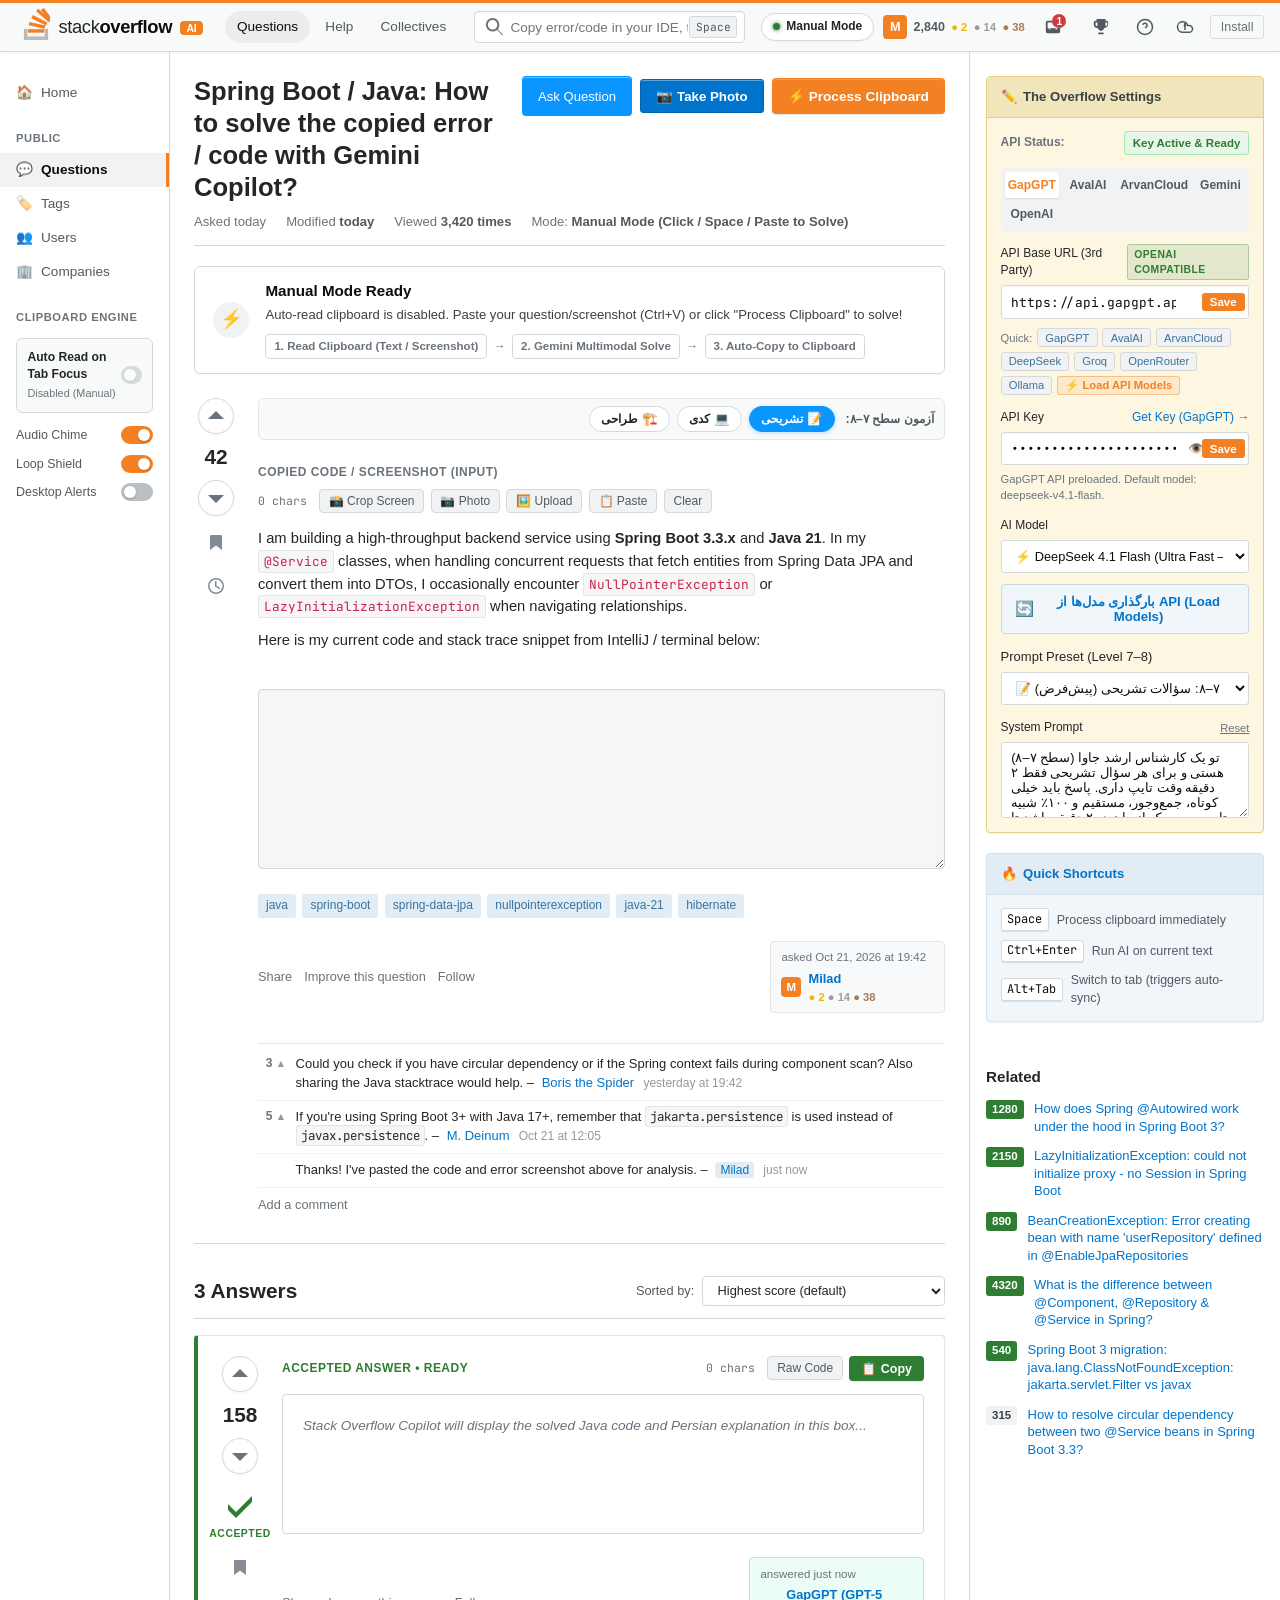
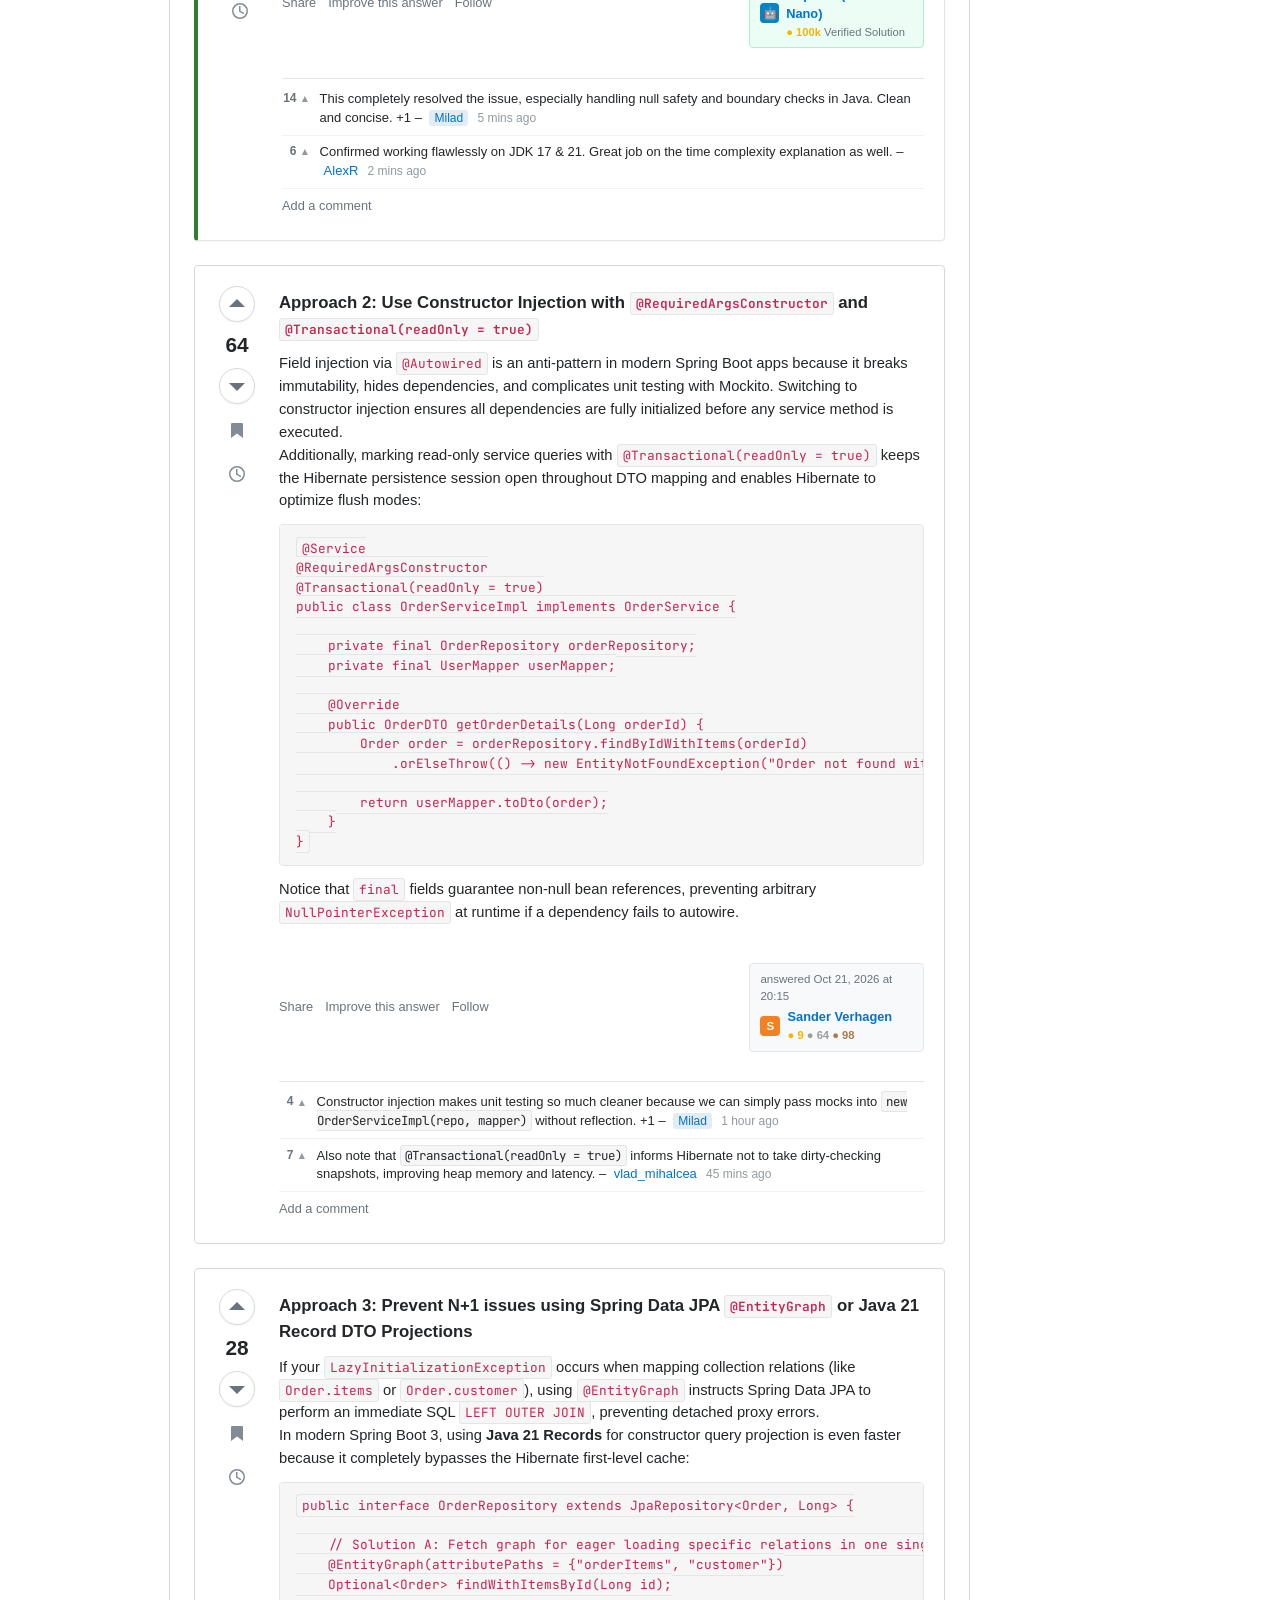
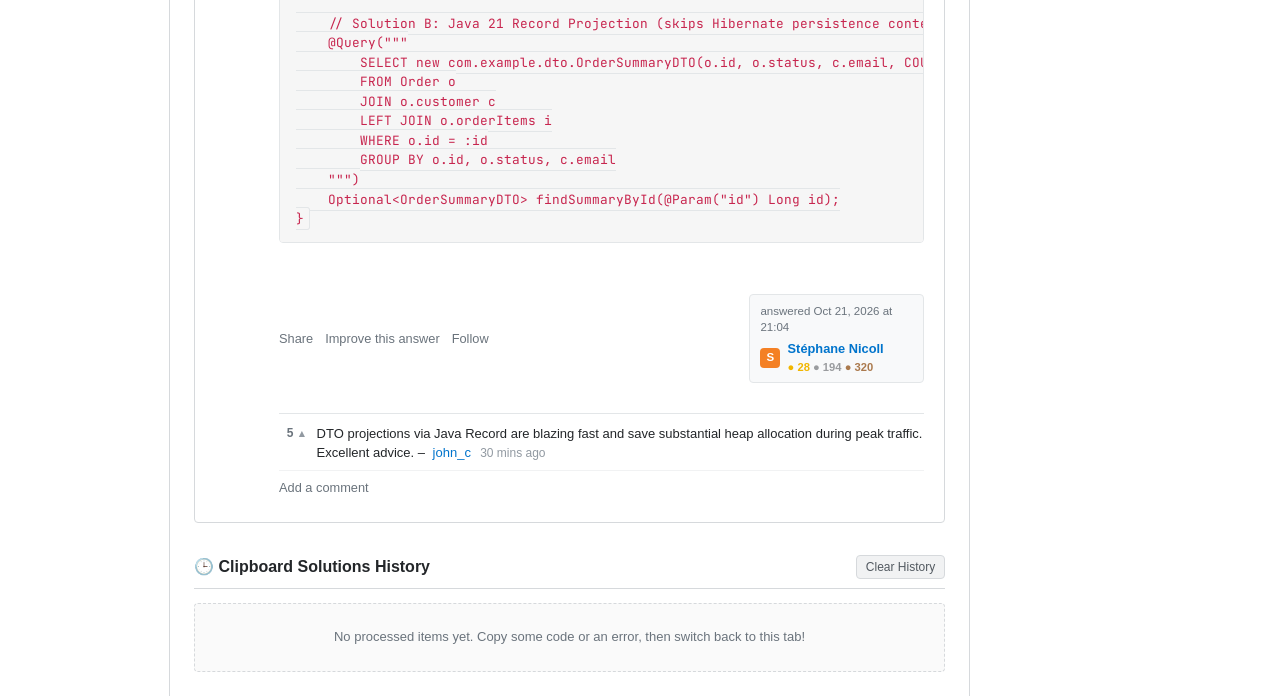
<file: public/index.html>
<!DOCTYPE html>
<html lang="en">
<head>
  <meta charset="UTF-8">
  <meta name="viewport" content="width=device-width, initial-scale=1.0">
  <title>Stack Overflow — Instant Clipboard AI Copilot</title>
  <meta name="description" content="Stack Overflow style Clipboard Copilot: Automatically reads copied code or questions, solves them with Gemini, and copies the solution back to your clipboard.">
  <link rel="icon" type="image/svg+xml" href="favicon.svg">
  
  <!-- Fonts -->
  <link rel="preconnect" href="https://fonts.googleapis.com">
  <link rel="preconnect" href="https://fonts.gstatic.com" crossorigin>
  <link href="https://fonts.googleapis.com/css2?family=JetBrains+Mono:wght@400;500;600&family=Segoe+UI:wght@300;400;600;700&display=swap" rel="stylesheet">
  
  <link rel="stylesheet" href="css/style.css">
  
  <script>
    // If opened directly via file://, redirect to standalone.html where all JS/CSS is self-contained
    if (window.location.protocol === 'file:') {
      window.location.replace('standalone.html');
    }
  </script>
</head>
<body class="so-theme-light">
  <!-- Top Navigation Bar -->
  <header class="so-topbar">
    <div class="so-topbar-container">
      <!-- Stack Overflow Authentic Logo -->
      <a href="#" class="so-brand-link" title="Stack Overflow AI Copilot">
        <div class="so-logo-icon">
          <svg viewBox="0 0 32 37" width="28" height="32" fill="none">
            <path d="M26 33v-9h4v13H2V24h4v9h20z" fill="#BCBBBB"/>
            <path d="M6.5 28.5h19v-4h-19v4z" fill="#F48024"/>
            <path d="M7.5 20l18.5 4 .8-3.9-18.5-4-.8 3.9z" fill="#F48024"/>
            <path d="M10.5 11.8l17 8.5 1.8-3.6-17-8.5-1.8 3.6z" fill="#F48024"/>
            <path d="M16 3.8l14.5 12.5 2.6-3L18.6.8l-2.6 3z" fill="#F48024"/>
            <path d="M25 0l-3.3 2.3 11.5 15.2 3.3-2.3L25 0z" fill="#F48024"/>
          </svg>
        </div>
        <div class="so-brand-text">
          stack<span class="so-bold">overflow</span> <span class="so-badge-copilot">AI</span>
        </div>
      </a>

      <!-- Quick Nav Links -->
      <nav class="so-topbar-nav">
        <a href="#" class="so-nav-item active">Questions</a>
        <a href="#" class="so-nav-item">Help</a>
        <a href="#" class="so-nav-item">Collectives</a>
      </nav>

      <!-- Search / Command Box -->
      <div class="so-search-container" id="so-search-trigger">
        <svg class="so-search-svg" width="18" height="18" viewBox="0 0 18 18" fill="currentColor">
          <path d="M18 16.5l-5.1-5.1c.9-1.3 1.5-2.9 1.5-4.6A6.8 6.8 0 0 0 7.6 0 6.8 6.8 0 0 0 .8 6.8a6.8 6.8 0 0 0 6.8 6.8c1.7 0 3.3-.6 4.6-1.5l5.1 5.1 1.4-1.4zM2.8 6.8a4.8 4.8 0 0 1 4.8-4.8 4.8 4.8 0 0 1 4.8 4.8 4.8 4.8 0 0 1-4.8 4.8 4.8 4.8 0 0 1-4.8-4.8z"/>
        </svg>
        <input type="text" class="so-search-input" placeholder="Copy error/code in your IDE, then switch to this tab... (Press Space)" readonly>
        <kbd class="so-kbd">Space</kbd>
      </div>

      <!-- Topbar Actions & User Stats -->
      <div class="so-topbar-actions">
        <!-- Live Status Pill -->
        <div id="status-pill" class="status-pill status-ready" title="Monitoring clipboard on tab switch">
          <span class="status-dot"></span>
          <span id="status-pill-text">Manual Mode</span>
        </div>

        <!-- User Reputation Profile -->
        <div class="so-user-rep" title="Milad — 2,840 reputation">
          <div class="so-avatar">M</div>
          <span class="so-rep-count">2,840</span>
          <span class="badge-dot gold">● 2</span>
          <span class="badge-dot silver">● 14</span>
          <span class="badge-dot bronze">● 38</span>
        </div>

        <!-- Modern Stack Overflow Inbox -->
        <button class="so-topbar-icon-btn" title="Recent inbox messages (1 new)">
          <svg width="18" height="18" viewBox="0 0 20 20" fill="currentColor">
            <path d="M4 3a2 2 0 0 0-2 2v10a2 2 0 0 0 2 2h12a2 2 0 0 0 2-2V5a2 2 0 0 0-2-2H4zm0 2h12v5.5l-2.5 2.5H6.5L4 10.5V5zm3.5 8h5l1.5-1.5H6l1.5 1.5z"/>
          </svg>
          <span class="so-unread-dot">1</span>
        </button>

        <!-- Modern Stack Overflow Achievements -->
        <button class="so-topbar-icon-btn" title="Recent achievements (+10 rep)">
          <svg width="18" height="18" viewBox="0 0 20 20" fill="currentColor">
            <path d="M15 3h1a2 2 0 0 1 2 2v2c0 2.2-1.8 4-4 4h-.2a6 6 0 0 1-3.8 3.5V16h2a1 1 0 0 1 1 1v1H7v-1a1 1 0 0 1 1-1h2v-1.5A6 6 0 0 1 6.2 11H6a4 4 0 0 1-4-4V5c0-1.1.9-2 2-2h1V1h10v2zm1 2h-1v4h.2c1 0 1.8-.8 1.8-1.8V5zm-12 0H4v2.2C4 8.2 4.8 9 5.8 9H6V5z"/>
          </svg>
        </button>

        <button id="btn-mobile-settings" class="so-icon-btn so-mobile-only" title="API Settings & Models">
          ⚙️
        </button>

        <button id="btn-guide" class="so-icon-btn" title="How to use Stack Overflow Copilot">
          <svg width="18" height="18" viewBox="0 0 24 24" fill="none" stroke="currentColor" stroke-width="2"><circle cx="12" cy="12" r="10"/><path d="M9.09 9a3 3 0 0 1 5.83 1c0 2-3 3-3 3"/><line x1="12" y1="17" x2="12.01" y2="17"/></svg>
        </button>

        <button id="btn-deploy-info" class="so-icon-btn" title="Free Cloud Deployment Guide">
          <svg width="18" height="18" viewBox="0 0 24 24" fill="none" stroke="currentColor" stroke-width="2"><path d="M17.5 19H9a7 7 0 1 1 6.71-9h1.79a4.5 4.5 0 1 1 0 9Z"/><polyline points="13 11 12 7 11 11"/><line x1="12" y1="7" x2="12" y2="16"/></svg>
        </button>

        <button id="btn-ext-install" class="so-btn-ext-install" title="Install">
          Install
        </button>
      </div>
    </div>
  </header>

  <!-- Main Container Layout (Left Nav + Main Content + Right Sidebar) -->
  <div class="so-page-wrap">
    <!-- Left Navigation Sidebar -->
    <aside class="so-left-sidebar">
      <nav class="so-side-nav">
        <a href="#" class="so-side-link"><span class="icon">🏠</span> Home</a>
        <div class="so-side-heading">PUBLIC</div>
        <a href="#" class="so-side-link active"><span class="icon">💬</span> Questions</a>
        <a href="#" class="so-side-link"><span class="icon">🏷️</span> Tags</a>
        <a href="#" class="so-side-link"><span class="icon">👥</span> Users</a>
        <a href="#" class="so-side-link"><span class="icon">🏢</span> Companies</a>

        <div class="so-side-heading">CLIPBOARD ENGINE</div>
        <div class="so-toggle-box">
          <div class="so-toggle-row so-toggle-featured">
            <div class="so-toggle-info">
              <span class="so-toggle-title">Auto Read on Tab Focus</span>
              <span class="so-toggle-desc" id="autosync-status-label">Disabled (Safe Mode)</span>
            </div>
            <label class="switch-sm" title="Auto Read on Tab Focus is disabled">
              <input type="checkbox" id="toggle-autosync" disabled>
              <span class="slider-sm" style="opacity: 0.5; cursor: not-allowed;"></span>
            </label>
          </div>
          <div class="so-toggle-row">
            <span>Audio Chime</span>
            <label class="switch-sm">
              <input type="checkbox" id="toggle-sound" checked>
              <span class="slider-sm"></span>
            </label>
          </div>
          <div class="so-toggle-row">
            <span>Loop Shield</span>
            <label class="switch-sm">
              <input type="checkbox" id="toggle-dedup" checked>
              <span class="slider-sm"></span>
            </label>
          </div>
          <div class="so-toggle-row">
            <span>Desktop Alerts</span>
            <label class="switch-sm">
              <input type="checkbox" id="toggle-notification">
              <span class="slider-sm"></span>
            </label>
          </div>
        </div>
      </nav>
    </aside>

    <!-- Main Content Area: Question + Answer Feed -->
    <main class="so-main-column">
      <!-- Question Title Header -->
      <div class="so-question-header">
        <div class="so-title-row">
          <h1 class="so-question-title" id="live-state-title">Spring Boot / Java: How to solve the copied error / code with Gemini Copilot?</h1>
          <div class="so-header-btn-group">
            <a href="#text-input" class="so-btn-ask" id="btn-ask-question" title="Ask a new question on Stack Overflow">Ask Question</a>
            <button id="btn-camera" class="so-btn-camera" title="Take a photo with your phone's camera">
              📷 Take Photo
            </button>
            <button id="btn-manual-process" class="so-btn-primary">
              ⚡ Process Clipboard
            </button>
          </div>
          <!-- Hidden Native Mobile Camera Input -->
          <input type="file" id="camera-input" accept="image/*" capture="environment" style="display: none;">
        </div>
        <div class="so-question-meta">
          <span>Asked <time id="meta-time">today</time></span>
          <span>Modified <span class="so-highlight">today</span></span>
          <span>Viewed <span class="so-highlight">3,420 times</span></span>
          <span>Mode: <span id="meta-sync-mode" class="so-highlight">Manual Mode (Click / Paste to Solve)</span></span>
        </div>
      </div>

      <!-- Live Radar Processing Pipeline Notification -->
      <div class="so-notice-banner status-visualizer-card">
        <div class="so-notice-icon" id="radar-core">
          <span id="radar-icon">⚡</span>
        </div>
        <div class="so-notice-text">
          <strong id="live-state-subtitle">Manual Mode Ready</strong>
          <p id="live-state-desc">Auto-read clipboard is disabled by default. Paste your code or screenshot (Ctrl+V) or click "Process Clipboard" to solve!</p>
          <div class="so-pipeline-steps">
            <span class="so-step-badge" id="step-read">1. Read Clipboard (Text / Screenshot)</span>
            <span class="so-step-arrow">&rarr;</span>
            <span class="so-step-badge" id="step-ai">2. Gemini Multimodal Solve</span>
            <span class="so-step-arrow">&rarr;</span>
            <span class="so-step-badge" id="step-write">3. Auto-Copy to Clipboard</span>
          </div>
        </div>
      </div>

      <!-- Question Post Box (Input) -->
      <article class="so-post-box">
        <div class="so-vote-col">
          <button class="so-vote-btn" title="This question shows research effort; it is useful and clear">
            <svg width="18" height="18" viewBox="0 0 18 18"><path d="M1 12h16L9 4l-8 8Z" fill="currentColor"/></svg>
          </button>
          <span class="so-vote-count">42</span>
          <button class="so-vote-btn" title="This question does not show any research effort; it is unclear or not useful">
            <svg width="18" height="18" viewBox="0 0 18 18"><path d="M1 6h16l-8 8-8-8Z" fill="currentColor"/></svg>
          </button>
          <button class="so-vote-action" title="Save this question">
            <svg width="18" height="18" viewBox="0 0 18 18"><path d="m3 17 6-4.5 6 4.5V3a1 1 0 0 0-1-1H4a1 1 0 0 0-1 1v14Z" fill="currentColor"/></svg>
          </button>
          <button class="so-vote-action" title="Show activity on this post">
            <svg width="18" height="18" viewBox="0 0 18 18"><path d="M9 1a8 8 0 1 0 8 8 8 8 0 0 0-8-8Zm0 14.5a6.5 6.5 0 1 1 6.5-6.5 6.5 6.5 0 0 1-6.5 6.5ZM9.5 4H8v5.5l4.5 2.7.8-1.2-3.8-2.3V4Z" fill="currentColor"/></svg>
          </button>
        </div>

        <div class="so-post-body">
          <!-- Level 7-8 Quick Prompt Mode Switcher -->
          <div class="so-preset-quickbar" dir="rtl" aria-label="انتخاب حالت آزمون سطح ۷–۸">
            <span class="so-preset-quickbar-label">آزمون سطح ۷–۸:</span>
            <button type="button" class="so-preset-pill active" data-preset-id="l78-descriptive" title="سؤالات تشریحی سطح ۷–۸ (پیش‌فرض)">📝 تشریحی</button>
            <button type="button" class="so-preset-pill" data-preset-id="l78-coding" title="مسئله‌ی عملی و کدنویسی جاوا ۲۱ + analysis.md">💻 کدی</button>
            <button type="button" class="so-preset-pill" data-preset-id="l78-design" title="طراحی سیستم: design.md + نمودارهای C4 + ADR">🏗️ طراحی</button>
          </div>

          <div class="so-post-header-tools">
            <span class="so-label">COPIED CODE / SCREENSHOT (INPUT)</span>
            <div class="so-tools-right">
              <span id="input-stats" class="so-stats-tag">0 chars</span>
              <button id="btn-crop-screen" class="so-btn-subtle" title="کراپ اسکرین‌شات از صفحه (Ctrl+Shift+X / Ctrl+Shift+A)">📸 Crop Screen</button>
              <button id="btn-camera-inline" class="so-btn-subtle" title="Take a photo with camera">📷 Photo</button>
              <button id="btn-upload-file" class="so-btn-subtle" title="Upload screenshot / image file">🖼️ Upload</button>
              <button id="btn-paste-manual" class="so-btn-subtle" title="Paste text or screenshot">📋 Paste</button>
              <button id="btn-clear-input" class="so-btn-subtle">Clear</button>
              <input type="file" id="file-image-picker" accept="image/*" style="display: none;">
            </div>
          </div>

          <!-- Spring Boot Question Scenario Description -->
          <div class="so-question-desc">
            <p>I am building a high-throughput backend service using <strong>Spring Boot 3.3.x</strong> and <strong>Java 21</strong>. In my <code>@Service</code> classes, when handling concurrent requests that fetch entities from Spring Data JPA and convert them into DTOs, I occasionally encounter <code>NullPointerException</code> or <code>LazyInitializationException</code> when navigating relationships.</p>
            <p>Here is my current code and stack trace snippet from IntelliJ / terminal below:</p>
          </div>

          <!-- Screenshot Preview Container -->
          <div id="screenshot-preview-container" class="so-screenshot-box" style="display: none;">
            <div class="so-screenshot-header">
              <div class="so-screenshot-title">
                <span class="so-badge-screenshot" id="screenshot-badge">📸 PHOTO / SCREENSHOT</span>
                <span id="screenshot-info" class="so-screenshot-meta">image/png</span>
              </div>
              <button id="btn-remove-screenshot" class="so-btn-subtle" title="Remove screenshot">&times; Remove Image</button>
            </div>
            <div class="so-screenshot-img-wrap">
              <img id="screenshot-preview-img" class="so-screenshot-img" alt="Clipboard Screenshot Preview" />
            </div>
          </div>

          <div class="so-editor-container">
            <textarea id="text-input" class="so-code-editor" wrap="soft" placeholder=""></textarea>
          </div>

          <!-- Tags row -->
          <div class="so-tags-row">
            <span class="so-tag">java</span>
            <span class="so-tag">spring-boot</span>
            <span class="so-tag">spring-data-jpa</span>
            <span class="so-tag">nullpointerexception</span>
            <span class="so-tag">java-21</span>
            <span class="so-tag">hibernate</span>
          </div>

          <!-- Post Signature -->
          <div class="so-post-footer">
            <div class="so-actions-sub">
              <a href="#">Share</a>
              <a href="#">Improve this question</a>
              <a href="#">Follow</a>
            </div>
            <div class="so-user-card">
              <span class="so-user-time">asked Oct 21, 2026 at 19:42</span>
              <div class="so-user-info">
                <div class="so-avatar sm">M</div>
                <div>
                  <a href="#" class="so-user-name">Milad</a>
                  <div class="so-user-badges"><span class="badge-dot gold">● 2</span> <span class="badge-dot silver">● 14</span> <span class="badge-dot bronze">● 38</span></div>
                </div>
              </div>
            </div>
          </div>

          <!-- Question Comments Thread (Authentic Stack Overflow Community Discussion) -->
          <div class="so-comments-container">
            <div class="so-comment">
              <div class="so-comment-vote">
                <span class="so-comment-score">3</span>
                <button class="so-comment-up" title="Upvote comment">▲</button>
              </div>
              <div class="so-comment-text">
                Could you check if you have circular dependency or if the Spring context fails during component scan? Also sharing the Java stacktrace would help.
                – <a href="#" class="so-comment-user">Boris the Spider</a>
                <span class="so-comment-date">yesterday at 19:42</span>
              </div>
            </div>
            <div class="so-comment">
              <div class="so-comment-vote">
                <span class="so-comment-score">5</span>
                <button class="so-comment-up" title="Upvote comment">▲</button>
              </div>
              <div class="so-comment-text">
                If you're using Spring Boot 3+ with Java 17+, remember that <code>jakarta.persistence</code> is used instead of <code>javax.persistence</code>.
                – <a href="#" class="so-comment-user">M. Deinum</a>
                <span class="so-comment-date">Oct 21 at 12:05</span>
              </div>
            </div>
            <div class="so-comment">
              <div class="so-comment-vote"></div>
              <div class="so-comment-text">
                Thanks! I've pasted the code and error screenshot above for analysis.
                – <a href="#" class="so-comment-user so-comment-op">Milad</a>
                <span class="so-comment-date">just now</span>
              </div>
            </div>
            <div class="so-add-comment-wrap">
              <a href="#text-input" class="so-add-comment-link">Add a comment</a>
            </div>
          </div>
        </div>
      </article>

      <!-- Answer Section Header -->
      <div class="so-answers-header">
        <h2 class="so-answers-title">3 Answers</h2>
        <div class="so-answers-sort-row">
          <span>Sorted by:</span>
          <select class="so-sort-select" title="Sort answers">
            <option>Highest score (default)</option>
            <option>Trending (recent votes count more)</option>
            <option>Date modified (newest first)</option>
            <option>Date created (oldest first)</option>
          </select>
        </div>
      </div>

      <!-- Answer Post Box (Output / Solved) -->
      <article class="so-post-box so-accepted-answer" id="accepted-answer-box">
        <div class="so-vote-col">
          <button class="so-vote-btn" title="This answer is useful">
            <svg width="18" height="18" viewBox="0 0 18 18"><path d="M1 12h16L9 4l-8 8Z" fill="currentColor"/></svg>
          </button>
          <span class="so-vote-count">158</span>
          <button class="so-vote-btn" title="This answer is not useful">
            <svg width="18" height="18" viewBox="0 0 18 18"><path d="M1 6h16l-8 8-8-8Z" fill="currentColor"/></svg>
          </button>
          
          <!-- Stack Overflow Big Green Accepted Checkmark -->
          <div class="so-accepted-check" title="Accepted Solution">
            <svg width="36" height="36" viewBox="0 0 36 36" fill="#2e7d32">
              <path d="M6 14l8 8L30 6v6L14 28l-8-8z"/>
            </svg>
            <span class="so-accepted-text" id="accepted-check-text">ACCEPTED</span>
          </div>

          <button class="so-vote-action" title="Save this answer">
            <svg width="18" height="18" viewBox="0 0 18 18"><path d="m3 17 6-4.5 6 4.5V3a1 1 0 0 0-1-1H4a1 1 0 0 0-1 1v14Z" fill="currentColor"/></svg>
          </button>
          <button class="so-vote-action" title="Show activity on this post">
            <svg width="18" height="18" viewBox="0 0 18 18"><path d="M9 1a8 8 0 1 0 8 8 8 8 0 0 0-8-8Zm0 14.5a6.5 6.5 0 1 1 6.5-6.5 6.5 6.5 0 0 1-6.5 6.5ZM9.5 4H8v5.5l4.5 2.7.8-1.2-3.8-2.3V4Z" fill="currentColor"/></svg>
          </button>
        </div>

        <div class="so-post-body">
          <div class="so-post-header-tools">
            <span class="so-label so-label-green" id="accepted-label">ACCEPTED ANSWER &bull; READY</span>
            <div class="so-tools-right">
              <span id="output-stats" class="so-stats-tag">0 chars</span>
              <button id="btn-toggle-raw" class="so-btn-subtle" title="Toggle between formatted card and raw text">Raw Code</button>
              <button id="btn-copy-output" class="so-btn-green" title="Copy answer to clipboard">
                📋 Copy
              </button>
            </div>
          </div>

          <div class="so-editor-container">
            <!-- Formatted Solution Card (Persian Explanation + Java Code) -->
            <div id="solution-render-box" class="so-solution-render-box">
              <div id="solution-render-content" class="so-solution-render-content">
                <p class="so-placeholder-text">Stack Overflow Copilot will display the solved Java code and Persian explanation in this box...</p>
              </div>
            </div>

            <!-- Raw Textarea (hidden by default, toggleable) -->
            <textarea id="text-output" class="so-code-editor so-output-editor" wrap="soft" style="display: none;" readonly placeholder="Stack Overflow Copilot will place the resolved code and explanation here..."></textarea>
          </div>

          <!-- Answer Footer -->
          <div class="so-post-footer">
            <div class="so-actions-sub">
              <a href="#">Share</a>
              <a href="#">Improve this answer</a>
              <a href="#">Follow</a>
            </div>
            <div class="so-user-card so-answered-card">
              <span class="so-user-time">answered just now</span>
              <div class="so-user-info">
                <div class="so-avatar sm bot">🤖</div>
                <div>
                  <a href="#" class="so-user-name">GapGPT (GPT-5 Nano)</a>
                  <div class="so-user-badges"><span class="badge-dot gold">● 100k</span> Verified Solution</div>
                </div>
              </div>
            </div>
          </div>

          <!-- Answer Comments Thread (Authentic Stack Overflow Community Discussion) -->
          <div class="so-comments-container">
            <div class="so-comment">
              <div class="so-comment-vote">
                <span class="so-comment-score">14</span>
                <button class="so-comment-up" title="Upvote comment">▲</button>
              </div>
              <div class="so-comment-text">
                This completely resolved the issue, especially handling null safety and boundary checks in Java. Clean and concise. +1
                – <a href="#" class="so-comment-user so-comment-op">Milad</a>
                <span class="so-comment-date">5 mins ago</span>
              </div>
            </div>
            <div class="so-comment">
              <div class="so-comment-vote">
                <span class="so-comment-score">6</span>
                <button class="so-comment-up" title="Upvote comment">▲</button>
              </div>
              <div class="so-comment-text">
                Confirmed working flawlessly on JDK 17 &amp; 21. Great job on the time complexity explanation as well.
                – <a href="#" class="so-comment-user">AlexR</a>
                <span class="so-comment-date">2 mins ago</span>
              </div>
            </div>
            <div class="so-add-comment-wrap">
              <a href="#text-output" class="so-add-comment-link">Add a comment</a>
            </div>
          </div>
        </div>
      </article>

      <!-- Community Answer 2: Constructor Injection & Transaction Management -->
      <article class="so-post-box so-community-answer">
        <div class="so-vote-col">
          <button class="so-vote-btn" title="This answer is useful">
            <svg width="18" height="18" viewBox="0 0 18 18"><path d="M1 12h16L9 4l-8 8Z" fill="currentColor"/></svg>
          </button>
          <span class="so-vote-count">64</span>
          <button class="so-vote-btn" title="This answer is not useful">
            <svg width="18" height="18" viewBox="0 0 18 18"><path d="M1 6h16l-8 8-8-8Z" fill="currentColor"/></svg>
          </button>
          <button class="so-vote-action" title="Save this answer">
            <svg width="18" height="18" viewBox="0 0 18 18"><path d="m3 17 6-4.5 6 4.5V3a1 1 0 0 0-1-1H4a1 1 0 0 0-1 1v14Z" fill="currentColor"/></svg>
          </button>
          <button class="so-vote-action" title="Show activity on this post">
            <svg width="18" height="18" viewBox="0 0 18 18"><path d="M9 1a8 8 0 1 0 8 8 8 8 0 0 0-8-8Zm0 14.5a6.5 6.5 0 1 1 6.5-6.5 6.5 6.5 0 0 1-6.5 6.5ZM9.5 4H8v5.5l4.5 2.7.8-1.2-3.8-2.3V4Z" fill="currentColor"/></svg>
          </button>
        </div>

        <div class="so-post-body">
          <div class="so-answer-text">
            <h3>Approach 2: Use Constructor Injection with <code>@RequiredArgsConstructor</code> and <code>@Transactional(readOnly = true)</code></h3>
            <p>Field injection via <code>@Autowired</code> is an anti-pattern in modern Spring Boot apps because it breaks immutability, hides dependencies, and complicates unit testing with Mockito. Switching to constructor injection ensures all dependencies are fully initialized before any service method is executed.</p>
            <p>Additionally, marking read-only service queries with <code>@Transactional(readOnly = true)</code> keeps the Hibernate persistence session open throughout DTO mapping and enables Hibernate to optimize flush modes:</p>
            <pre><code>@Service
@RequiredArgsConstructor
@Transactional(readOnly = true)
public class OrderServiceImpl implements OrderService {

    private final OrderRepository orderRepository;
    private final UserMapper userMapper;

    @Override
    public OrderDTO getOrderDetails(Long orderId) {
        Order order = orderRepository.findByIdWithItems(orderId)
            .orElseThrow(() -> new EntityNotFoundException("Order not found with id: " + orderId));

        return userMapper.toDto(order);
    }
}</code></pre>
            <p>Notice that <code>final</code> fields guarantee non-null bean references, preventing arbitrary <code>NullPointerException</code> at runtime if a dependency fails to autowire.</p>
          </div>

          <!-- Post Footer -->
          <div class="so-post-footer">
            <div class="so-actions-sub">
              <a href="#">Share</a>
              <a href="#">Improve this answer</a>
              <a href="#">Follow</a>
            </div>
            <div class="so-user-card">
              <span class="so-user-time">answered Oct 21, 2026 at 20:15</span>
              <div class="so-user-info">
                <div class="so-avatar sm">S</div>
                <div>
                  <a href="#" class="so-user-name">Sander Verhagen</a>
                  <div class="so-user-badges"><span class="badge-dot gold">● 9</span> <span class="badge-dot silver">● 64</span> <span class="badge-dot bronze">● 98</span></div>
                </div>
              </div>
            </div>
          </div>

          <!-- Comments on Answer 2 -->
          <div class="so-comments-container">
            <div class="so-comment">
              <div class="so-comment-vote">
                <span class="so-comment-score">4</span>
                <button class="so-comment-up" title="Upvote comment">▲</button>
              </div>
              <div class="so-comment-text">
                Constructor injection makes unit testing so much cleaner because we can simply pass mocks into <code>new OrderServiceImpl(repo, mapper)</code> without reflection. +1
                – <a href="#" class="so-comment-user so-comment-op">Milad</a>
                <span class="so-comment-date">1 hour ago</span>
              </div>
            </div>
            <div class="so-comment">
              <div class="so-comment-vote">
                <span class="so-comment-score">7</span>
                <button class="so-comment-up" title="Upvote comment">▲</button>
              </div>
              <div class="so-comment-text">
                Also note that <code>@Transactional(readOnly = true)</code> informs Hibernate not to take dirty-checking snapshots, improving heap memory and latency.
                – <a href="#" class="so-comment-user">vlad_mihalcea</a>
                <span class="so-comment-date">45 mins ago</span>
              </div>
            </div>
            <div class="so-add-comment-wrap">
              <a href="#" class="so-add-comment-link">Add a comment</a>
            </div>
          </div>
        </div>
      </article>

      <!-- Community Answer 3: Spring Data JPA EntityGraph & Record Projections -->
      <article class="so-post-box so-community-answer">
        <div class="so-vote-col">
          <button class="so-vote-btn" title="This answer is useful">
            <svg width="18" height="18" viewBox="0 0 18 18"><path d="M1 12h16L9 4l-8 8Z" fill="currentColor"/></svg>
          </button>
          <span class="so-vote-count">28</span>
          <button class="so-vote-btn" title="This answer is not useful">
            <svg width="18" height="18" viewBox="0 0 18 18"><path d="M1 6h16l-8 8-8-8Z" fill="currentColor"/></svg>
          </button>
          <button class="so-vote-action" title="Save this answer">
            <svg width="18" height="18" viewBox="0 0 18 18"><path d="m3 17 6-4.5 6 4.5V3a1 1 0 0 0-1-1H4a1 1 0 0 0-1 1v14Z" fill="currentColor"/></svg>
          </button>
          <button class="so-vote-action" title="Show activity on this post">
            <svg width="18" height="18" viewBox="0 0 18 18"><path d="M9 1a8 8 0 1 0 8 8 8 8 0 0 0-8-8Zm0 14.5a6.5 6.5 0 1 1 6.5-6.5 6.5 6.5 0 0 1-6.5 6.5ZM9.5 4H8v5.5l4.5 2.7.8-1.2-3.8-2.3V4Z" fill="currentColor"/></svg>
          </button>
        </div>

        <div class="so-post-body">
          <div class="so-answer-text">
            <h3>Approach 3: Prevent N+1 issues using Spring Data JPA <code>@EntityGraph</code> or Java 21 Record DTO Projections</h3>
            <p>If your <code>LazyInitializationException</code> occurs when mapping collection relations (like <code>Order.items</code> or <code>Order.customer</code>), using <code>@EntityGraph</code> instructs Spring Data JPA to perform an immediate SQL <code>LEFT OUTER JOIN</code>, preventing detached proxy errors.</p>
            <p>In modern Spring Boot 3, using <strong>Java 21 Records</strong> for constructor query projection is even faster because it completely bypasses the Hibernate first-level cache:</p>
            <pre><code>public interface OrderRepository extends JpaRepository&lt;Order, Long&gt; {

    // Solution A: Fetch graph for eager loading specific relations in one single query
    @EntityGraph(attributePaths = {"orderItems", "customer"})
    Optional&lt;Order&gt; findWithItemsById(Long id);

    // Solution B: Java 21 Record Projection (skips Hibernate persistence context)
    @Query("""
        SELECT new com.example.dto.OrderSummaryDTO(o.id, o.status, c.email, COUNT(i.id))
        FROM Order o
        JOIN o.customer c
        LEFT JOIN o.orderItems i
        WHERE o.id = :id
        GROUP BY o.id, o.status, c.email
    """)
    Optional&lt;OrderSummaryDTO&gt; findSummaryById(@Param("id") Long id);
}</code></pre>
          </div>

          <!-- Post Footer -->
          <div class="so-post-footer">
            <div class="so-actions-sub">
              <a href="#">Share</a>
              <a href="#">Improve this answer</a>
              <a href="#">Follow</a>
            </div>
            <div class="so-user-card">
              <span class="so-user-time">answered Oct 21, 2026 at 21:04</span>
              <div class="so-user-info">
                <div class="so-avatar sm">S</div>
                <div>
                  <a href="#" class="so-user-name">Stéphane Nicoll</a>
                  <div class="so-user-badges"><span class="badge-dot gold">● 28</span> <span class="badge-dot silver">● 194</span> <span class="badge-dot bronze">● 320</span></div>
                </div>
              </div>
            </div>
          </div>

          <!-- Comments on Answer 3 -->
          <div class="so-comments-container">
            <div class="so-comment">
              <div class="so-comment-vote">
                <span class="so-comment-score">5</span>
                <button class="so-comment-up" title="Upvote comment">▲</button>
              </div>
              <div class="so-comment-text">
                DTO projections via Java Record are blazing fast and save substantial heap allocation during peak traffic. Excellent advice.
                – <a href="#" class="so-comment-user">john_c</a>
                <span class="so-comment-date">30 mins ago</span>
              </div>
            </div>
            <div class="so-add-comment-wrap">
              <a href="#" class="so-add-comment-link">Add a comment</a>
            </div>
          </div>
        </div>
      </article>

      <!-- Bottom History Section -->
      <div class="so-history-section">
        <div class="so-history-header">
          <h3>🕒 Clipboard Solutions History</h3>
          <button id="btn-clear-history" class="so-btn-subtle">Clear History</button>
        </div>
        <div class="so-history-list" id="history-list">
          <div class="empty-history" id="empty-history-placeholder">
            <p>No processed items yet. Copy some code or an error, then switch back to this tab!</p>
          </div>
        </div>
      </div>
    </main>

    <!-- Right Sidebar (The Overflow Blog & AI Settings) -->
    <aside class="so-right-sidebar">
      <!-- Mobile Drawer Close Header -->
      <div class="so-sidebar-mobile-header">
        <div class="so-sidebar-mobile-title">
          <span class="icon">⚙️</span>
          <span>تنظیمات و کلیدهای هوش مصنوعی</span>
        </div>
        <button id="btn-close-sidebar" class="modal-close" title="Close settings" aria-label="Close">&times;</button>
      </div>

      <!-- "The Overflow Config" Box -->
      <div class="so-widget-box">
        <div class="so-widget-header">
          <span class="icon">✏️</span> The Overflow Settings
        </div>
        <div class="so-widget-body">
          <!-- Key Status Badge -->
          <div class="so-config-row">
            <span class="so-label-sm">API Status:</span>
            <span id="key-status-badge" class="so-status-badge success">Key Active &amp; Ready</span>
          </div>

          <!-- Provider Tabs -->
          <div class="so-provider-tabs">
            <button class="so-tab-btn active" data-provider="custom_openai">GapGPT</button>
            <button class="so-tab-btn" data-provider="avalai">AvalAI</button>
            <button class="so-tab-btn" data-provider="arvancloud">ArvanCloud</button>
            <button class="so-tab-btn" data-provider="gemini">Gemini</button>
            <button class="so-tab-btn" data-provider="openai">OpenAI</button>
          </div>

          <!-- 3rd Party API Base URL Input -->
          <div class="so-form-group" id="api-url-group">
            <div class="so-form-label-row">
              <label for="api-url-input">API Base URL (3rd Party)</label>
              <span class="so-pill-failover">OpenAI Compatible</span>
            </div>
            <div class="so-input-wrapper">
              <input type="text" id="api-url-input" value="https://api.gapgpt.app/v1" placeholder="https://api.gapgpt.app/v1">
              <button id="btn-save-url" class="so-btn-save-inside">Save</button>
            </div>
            <div class="so-url-presets">
              <span class="so-hint-text">Quick:</span>
              <button type="button" class="so-chip-btn" data-preset-url="https://api.gapgpt.app/v1" data-preset-model="deepseek-v4.1-flash">GapGPT</button>
              <button type="button" class="so-chip-btn" data-preset-url="https://api.avalai.ir/v1" data-preset-model="deepseek-v4.1-flash">AvalAI</button>
              <button type="button" class="so-chip-btn" data-preset-url="https://api.arvancloudai.ir/v1" data-preset-model="DeepSeek-V4.1-Flash">ArvanCloud</button>
              <button type="button" class="so-chip-btn" data-preset-url="https://api.deepseek.com/v1" data-preset-model="deepseek-chat">DeepSeek</button>
              <button type="button" class="so-chip-btn" data-preset-url="https://api.groq.com/openai/v1" data-preset-model="llama-3.3-70b-versatile">Groq</button>
              <button type="button" class="so-chip-btn" data-preset-url="https://openrouter.ai/api/v1" data-preset-model="deepseek/deepseek-chat">OpenRouter</button>
              <button type="button" class="so-chip-btn" data-preset-url="http://localhost:11434/v1" data-preset-model="llama3.2">Ollama</button>
              <button type="button" id="btn-fetch-models-quick" class="so-chip-btn so-chip-highlight" title="Fetch available models from this API endpoint">⚡ Load API Models</button>
            </div>
          </div>

          <!-- Primary API Key (Key 1) -->
          <div class="so-form-group">
            <div class="so-form-label-row">
              <label for="api-key-input">API Key</label>
              <a id="get-key-link" href="https://gapgpt.app" target="_blank" rel="noopener">Get Key &rarr;</a>
            </div>
            <div class="so-input-wrapper">
              <input type="password" id="api-key-input" value="sk-F4T2AxOQw9HcnrUBdfsbTF7Fsu5JZelWBjBRhBkeNxpSLsNX" placeholder="Primary API key...">
              <button id="btn-toggle-key" class="so-btn-icon-inside" title="Toggle key visibility">👁️</button>
              <button id="btn-save-key" class="so-btn-save-inside">Save</button>
            </div>
            <p class="so-hint-text" id="key-hint">GapGPT API preloaded. Default model: deepseek-v4.1-flash.</p>
          </div>

          <!-- Backup API Key (Key 2) for Rate Limit Failover -->
          <div class="so-form-group" id="backup-key-group" style="display: none;">
            <div class="so-form-label-row">
              <label for="api-key-backup-input">Key #2 (Backup / Limit Failover)</label>
              <span class="so-pill-failover">Auto-Fallback</span>
            </div>
            <div class="so-input-wrapper">
              <input type="password" id="api-key-backup-input" value="AQ.Ab8RN6Jug5V9Cks3DuZ_xNKI-o-GHsdorIO5zL4Usn3fFo0Geg" placeholder="Paste 2nd Gemini key for quota backup...">
              <button id="btn-toggle-backup-key" class="so-btn-icon-inside" title="Toggle key visibility">👁️</button>
              <button id="btn-save-backup-key" class="so-btn-save-inside">Save</button>
            </div>
            <p class="so-hint-text">If Key #1 hits rate limits (429/quota), Key #2 will be used instantly!</p>
          </div>

          <!-- Model Selection -->
          <div class="so-form-group" id="model-select-group">
            <div class="so-form-label-row">
              <label for="model-select">AI Model</label>
              <span id="model-count-badge" class="so-model-count-badge" style="display: none;"></span>
            </div>
            <select id="model-select" class="so-select">
              <option value="deepseek-v4.1-flash" selected>⚡ DeepSeek 4.1 Flash (Ultra Fast — Default)</option>
              <option value="gpt-5-nano">gpt-5-nano</option>
              <option value="gemini-2.5-flash">Gemini 2.5 Flash</option>
              <option value="gemini-3.8-flash">Gemini 3.8 Flash</option>
              <option value="deepseek-chat">deepseek-chat</option>
              <option value="llama-3.3-70b-versatile">llama-3.3-70b-versatile</option>
            </select>
            <button type="button" id="btn-fetch-models" class="so-btn-fetch-dedicated" title="Fetch and refresh available models directly from this API endpoint">
              <span class="btn-icon">🔄</span>
              <span class="btn-text">بارگذاری مدل‌ها از API (Load Models)</span>
            </button>
          </div>

          <!-- Custom Model Name Input -->
          <div class="so-form-group" id="custom-model-group" style="display: none;">
            <label for="custom-model-input">Custom Model Name</label>
            <div class="so-input-wrapper">
              <input type="text" id="custom-model-input" placeholder="e.g. deepseek/deepseek-chat or llama-3.3-70b-versatile">
              <button id="btn-save-custom-model" class="so-btn-save-inside">Save</button>
            </div>
          </div>

          <!-- Preset Selection -->
          <div class="so-form-group">
            <label for="preset-select">Prompt Preset (Level 7–8)</label>
            <select id="preset-select" class="so-select">
              <option value="l78-descriptive" selected>📝 سطح ۷–۸: سؤالات تشریحی (پیش‌فرض)</option>
              <option value="l78-coding">💻 سطح ۷–۸: سؤالات عملی و کدی (Java 21 + analysis.md)</option>
              <option value="l78-design">🏗️ سطح ۷–۸: سؤالات طراحی سیستم (design.md + C4 + ADR)</option>
            </select>
          </div>

          <!-- Custom Prompt Textarea -->
          <div class="so-form-group" id="custom-prompt-container">
            <div class="so-form-label-row">
              <label for="system-prompt">System Prompt</label>
              <button id="btn-reset-prompt" class="so-btn-text">Reset</button>
            </div>
            <textarea id="system-prompt" class="so-textarea" rows="4">تو یک کارشناس ارشد جاوا (سطح ۷–۸) هستی و برای هر سؤال تشریحی فقط ۲ دقیقه وقت تایپ داری. پاسخ باید خیلی کوتاه، جمع‌وجور، مستقیم و ۱۰۰٪ شبیه تایپ سریع یک انسان در ۲ دقیقه باشد تا به هیچ وجه طولانی یا شبیه AI نباشد. مطلقاً سلام، مقدمه، توضیح اضافه یا جمع‌بندی ننویس.

قانون سخت حجم (خط قرمز ۲ دقیقه):
- برای هر سؤال فقط **۱ پاراگراف کوتاه** با **حداکثر ۳ تا ۴ جمله‌ی فشرده (حدود ۵۰ تا ۸۵ کلمه / ۳ تا ۴ خط)** بنویس. هرگز بیشتر از ۴ جمله یا بیش از ۱ پاراگراف نشود و اصلاً لفتش نده.

در همین ۳ تا ۴ جمله‌ی کوتاه، این ۴ نکته را فشرده و پیوسته جا بده:
۱. جمله‌ی اول: ریشه‌ی مشکل یا ریسک اصلی دقیقاً در همین سناریو.
۲. جمله‌ی دوم و سوم: راه‌حل عملی همراه با مقایسه‌ی خیلی کوتاه با یک جایگزین، مهم‌ترین حالت شکست (مثل Split Brain/Fencing Token، Hot Key، Noisy Neighbor، Race Condition، Failover، High Cardinality) و بده‌بستان اصلی (تأخیر/هزینه/پیچیدگی). در عیب‌یابی فقط گام کم‌سربار در تولید (متریک، JFR/Flame Graph) بگو و کار مخرب مثل Heap Dump وسط پیک نگو.
۳. جمله‌ی آخر: کوتاه بگو با چه متریک یا آزمونی (P99، Lag، Canary، Fault Injection، تست هم‌زمانی) نتیجه‌اش را می‌سنجی.

قوانین غیرقابل‌تشخیص بودن از AI:
- فقط متن ساده: هیچ **بولد**، هیچ بولت‌پوینت، هیچ شماره‌گذاری، هیچ ایموجی، هیچ خط تیره‌ی بلند (— یا –) و هیچ تیتری داخل پاسخ نیاور.
- لحن کاملاً مستقیم، ساده و اول‌شخص دولوپری باشد («اول چک می‌کنم...»، «مشکل این است که...»، «به جایش...»، «هزینه‌اش این است که...»).
- اکیداً از این کلمات لو‌دهنده‌ی AI و ترجمه‌زدگی دوری کن: «در دنیای واقعی»، «بسیار حیاتی است»، «نقش کلیدی»، «رویکرد جامع»، «تضمین می‌کند»، «چالش‌های متعددی»، «از یک سو ... از سوی دیگر»، «شایان ذکر است»، «در واقع»، «به طور کلی»، «در نهایت»، «جمع‌بندی»، «می‌باشد»، «گردید/می‌گردد»، «به منظور»، «توسط ... انجام می‌شود»، «مورد استفاده قرار می‌گیرد»، «اقدام به ... نمودن».
- اصطلاحات فنی به انگلیسی بمانند (Circuit Breaker، Outbox، Fencing Token، JFR، P99، SLO، RLS) و پسوند فارسی بدون فاصله بچسبد (Threadها، APIهای).
- اگر چند سؤال در ورودی است، هرکدام را جدا با شماره‌ی خودش (مثل q1، q2 یا سوال ۱، سوال ۲) و هرکدام در همان سقف ۳ تا ۴ جمله جواب بده.</textarea>
          </div>

          <!-- Done / Close Button on Mobile -->
          <button type="button" id="btn-done-sidebar" class="so-btn-done-sidebar so-mobile-only">
            ✔️ بستن و ذخیره تنظیمات (Done)
          </button>
        </div>
      </div>

      <!-- Hot Network Questions Box -->
      <div class="so-widget-box so-widget-blue">
        <div class="so-widget-header">
          <span class="icon">🔥</span> Quick Shortcuts
        </div>
        <div class="so-widget-body so-shortcuts-list">
          <div class="so-shortcut-item">
            <kbd>Space</kbd> <span>Process clipboard immediately</span>
          </div>
          <div class="so-shortcut-item">
            <kbd>Ctrl+Enter</kbd> <span>Run AI on current text</span>
          </div>
          <div class="so-shortcut-item">
            <kbd>Alt+Tab</kbd> <span>Switch to tab (triggers auto-sync)</span>
          </div>
        </div>
      </div>

      <!-- Related Questions Widget -->
      <div class="so-related-widget">
        <h4 class="so-related-heading">Related</h4>
        <div class="so-related-list">
          <div class="so-related-item">
            <span class="so-related-score answered">1280</span>
            <a href="#related-1" class="so-related-link">How does Spring @Autowired work under the hood in Spring Boot 3?</a>
          </div>
          <div class="so-related-item">
            <span class="so-related-score answered">2150</span>
            <a href="#related-2" class="so-related-link">LazyInitializationException: could not initialize proxy - no Session in Spring Boot</a>
          </div>
          <div class="so-related-item">
            <span class="so-related-score answered">890</span>
            <a href="#related-3" class="so-related-link">BeanCreationException: Error creating bean with name 'userRepository' defined in @EnableJpaRepositories</a>
          </div>
          <div class="so-related-item">
            <span class="so-related-score answered">4320</span>
            <a href="#related-4" class="so-related-link">What is the difference between @Component, @Repository &amp; @Service in Spring?</a>
          </div>
          <div class="so-related-item">
            <span class="so-related-score answered">540</span>
            <a href="#related-5" class="so-related-link">Spring Boot 3 migration: java.lang.ClassNotFoundException: jakarta.servlet.Filter vs javax</a>
          </div>
          <div class="so-related-item">
            <span class="so-related-score">315</span>
            <a href="#related-6" class="so-related-link">How to resolve circular dependency between two @Service beans in Spring Boot 3.3?</a>
          </div>
        </div>
      </div>
    </aside>
  </div>

  <!-- Modals -->
  <!-- Guide Modal -->
  <div class="modal-backdrop" id="modal-guide">
    <div class="so-modal">
      <div class="so-modal-header">
        <h2>🚀 How to Use Stack Overflow Copilot</h2>
        <button class="modal-close" data-close="modal-guide">&times;</button>
      </div>
      <div class="so-modal-body">
        <div class="so-step-row">
          <div class="so-step-digit">1</div>
          <div>
            <h4>Preloaded Gemini 3.8 Flash Key</h4>
            <p>Your default Google Gemini API key is already configured and verified for <strong>Gemini 3.8 Flash</strong> and <strong>Gemini Pro</strong>.</p>
          </div>
        </div>
        <div class="so-step-row">
          <div class="so-step-digit">2</div>
          <div>
            <h4>Copy Code or Errors Anywhere</h4>
            <p>Copy (<kbd>Ctrl+C</kbd>) any bug, error trace, or coding question in your editor or terminal.</p>
          </div>
        </div>
        <div class="so-step-row">
          <div class="so-step-digit">3</div>
          <div>
            <h4>Switch to this Tab</h4>
            <p>Switch back to this browser tab. Stack Overflow Copilot automatically reads your clipboard, runs Gemini, and writes the solved answer directly back to your clipboard!</p>
          </div>
        </div>
        <div class="so-step-row">
          <div class="so-step-digit">4</div>
          <div>
            <h4>Paste in your IDE</h4>
            <p>Switch back to your project and press <kbd>Ctrl+V</kbd>. The solution is already there!</p>
          </div>
        </div>
      </div>
      <div class="so-modal-footer">
        <button class="so-btn-primary" data-close="modal-guide">Got it, Let's Go!</button>
      </div>
    </div>
  </div>

  <!-- Free Cloud Deployment Modal -->
  <div class="modal-backdrop" id="modal-deploy">
    <div class="so-modal">
      <div class="so-modal-header">
        <h2>☁️ Deploy Stack Overflow Copilot for Free</h2>
        <button class="modal-close" data-close="modal-deploy">&times;</button>
      </div>
      <div class="so-modal-body">
        <p>Deploy for <strong>100% free forever</strong> on Google Cloud Run (Always Free Tier gives 2 million requests/month):</p>
        <div class="so-code-snippet">
          <code>gcloud run deploy stackoverflow --source . --region us-central1 --allow-unauthenticated</code>
        </div>
      </div>
      <div class="so-modal-footer">
        <button class="so-btn-primary" data-close="modal-deploy">Close</button>
      </div>
    </div>
  </div>

  <!-- No-Flash Extension & Bookmarklet Modal -->
  <div class="modal-backdrop" id="modal-ext-install">
    <div class="so-modal" style="max-width: 640px;">
      <div class="so-modal-header">
        <h2>⚡ نصب و استفاده در هر سیستمی (بدون نیاز به فلش)</h2>
        <button class="modal-close" data-close="modal-ext-install">&times;</button>
      </div>
      <div class="so-modal-body" style="direction: rtl; text-align: right; font-family: inherit;">
        
        <!-- Section 1: Magic Bookmarklet (Zero Install) -->
        <div style="background: rgba(26, 115, 232, 0.08); border: 1.5px solid #1a73e8; border-radius: 8px; padding: 14px 16px; margin-bottom: 16px;">
          <h4 style="color: #1a73e8; margin: 0 0 8px 0; display: flex; align-items: center; gap: 8px; font-size: 15px;">
            <span>⭐ روش اول (شاهکار بوکمارک - بدون دانلود، بدون نصب فایل و بدون فلش)</span>
          </h4>
          <p style="font-size: 13px; line-height: 1.6; margin: 0 0 12px 0; color: var(--so-text-main);">
            این روش روی تمام سیستم‌های دانشگاهی، آزمون‌ها و لپ‌تاپ‌ها حتی با بسته بودن Developer Mode کار می‌کند! دکمه زیر را با ماوس بکشید و روی نوار بوکمارک بالای مرورگر (Bookmarks Bar - کلید <code>Ctrl+Shift+B</code>) رها کنید:
          </p>
          <div style="display: flex; gap: 10px; align-items: center; flex-wrap: wrap;">
            <a id="bm-drag-btn" href="#" class="so-bookmarklet-link" title="این دکمه را با ماوس بکشید توی نوار بالای مرورگر (Bookmarks Bar)">
              <svg width="16" height="16" viewBox="0 0 48 48" style="vertical-align: middle; margin-left: 4px;"><path fill="#1a73e8" d="M40 4H8C5.79 4 4 5.79 4 8v32c0 2.21 1.79 4 4 4h32c2.21 0 4-1.79 4-4V8c0-2.21-1.79-4-4-4z"/><path fill="#e8eaed" d="M22 22h18c1.1 0 2 .9 2 2v16c0 1.1-.9 2-2 2H22c-1.1 0-2-.9-2-2V24c0-1.1.9-2 2-2z"/></svg>
              Google Translate me
            </a>
            <button id="btn-copy-bookmarklet" class="so-btn-secondary" style="font-size: 12px; padding: 6px 12px;">
              📋 کپی کد بوکمارک
            </button>
          </div>
          <p style="font-size: 11px; color: var(--so-text-secondary); margin: 8px 0 0 0;">
            💡 در هر صفحه یا آزمونی: سوال را هایلایت کنید و روی بوکمارک در بالای مرورگر کلیک کنید -> تیک ۵۰۰ms در پایین راست ظاهر شده و پاسخ در کلیپ‌بورد کپی می‌شود.
          </p>
        </div>

        <!-- Section 2: Direct Zip Download -->
        <div style="border: 1px solid var(--so-border); border-radius: 8px; padding: 14px 16px; margin-bottom: 16px;">
          <h4 style="margin: 0 0 8px 0; font-size: 14px; color: var(--so-text-main);">
            📦 روش دوم: دانلود مستقیم افزونه یا اپلیکیشن ویندوز از همین سایت
          </h4>
          <p style="font-size: 13px; line-height: 1.5; margin: 0 0 12px 0; color: var(--so-text-secondary);">
            نیازی به فلش ندارید! در هر کامپیوتری کافیست این سایت را باز کنید و مستقیماً نسخه مورد نیازتان را دانلود کنید:
          </p>
          <div style="display: flex; gap: 8px; flex-wrap: wrap;">
            <a href="clipboard-copilot-chrome.zip" download="clipboard-copilot-chrome.zip" class="so-btn-primary" style="text-decoration: none; display: inline-flex; align-items: center; gap: 6px; font-size: 13px;">
              📥 دانلود افزونه کروم / Edge
            </a>
            <a href="clipboard-copilot-firefox.zip" download="clipboard-copilot-firefox.zip" class="so-btn-secondary" style="text-decoration: none; display: inline-flex; align-items: center; gap: 6px; font-size: 13px;">
              🦊 دانلود افزونه فایرفاکس
            </a>
            <a href="windows-app.zip" download="windows-app.zip" class="so-btn-primary" style="text-decoration: none; display: inline-flex; align-items: center; gap: 6px; font-size: 13px; background: #059669; border-color: #059669;">
              🪟 دانلود Windows App (ZIP — بدون نیاز به اکستنشن)
            </a>
            <a href="WindowsApp.exe" download="WindowsApp.exe" class="so-btn-secondary" style="text-decoration: none; display: inline-flex; align-items: center; gap: 6px; font-size: 13px; border-color: #059669; color: #047857;">
              ⚙️ دانلود مستقیم WindowsApp.exe
            </a>
          </div>
          <ol style="font-size: 12px; line-height: 1.7; color: var(--so-text-secondary); margin: 12px 0 0 0; padding-right: 18px;">
            <li><strong>برای کروم / Edge / Brave:</strong> 
              <br>⚠️ <em>نکته مهم:</em> دکمه Load unpacked فقط <strong>پوشه</strong> قبول می‌کند! ابتدا روی فایل زیپ دانلودشده راست‌کلیک کرده و <strong>Extract Here</strong> بزنید. سپس در <code>chrome://extensions</code> دکمه Load unpacked را زده و <strong>پوشه استخراج‌شده</strong> را انتخاب کنید (پوشه Downloads را مستقیماً انتخاب نکنید).
            </li>
            <li><strong>برای فایرفاکس (حل ارور Not Verified):</strong> در فایرفاکس به آدرس <code>about:debugging#/runtime/this-firefox</code> بروید، دکمه <strong>Load Temporary Add-on...</strong> را بزنید و فایل <code>manifest.json</code> را انتخاب کنید.</li>
            <li><strong>برای اپلیکیشن مستقل ویندوز (وقتی اکستنشن مرورگر بسته است):</strong>
              <br>بدون نیاز به نصب پایتون یا اکستنشن، فایل <code>WindowsApp.exe</code> را اجرا کنید تا کنار ساعت ویندوز (System Tray) فعال شود. روی کل ویندوز (Google Docs، کروم، Word، PDF و ...) کار می‌کند: <code>Ctrl+Shift+X / A / راست‌کلیک</code> (حل متن انتخاب‌شده یا کراپ اسکرین‌شات)، <code>Alt+Shift+S</code> (حل کلیپ‌بورد)، <code>Ctrl+Alt+Shift+S</code> (کراپ مستقیم) و <code>Alt+Shift+C</code> (پنل تنظیمات و تاریخچه).
            </li>
          </ol>
        </div>

        <!-- Section 3: Web Store Explanation -->
        <div style="font-size: 12px; color: var(--so-text-secondary); line-height: 1.6; border-top: 1px dashed var(--so-border); padding-top: 10px;">
          ℹ️ <strong>چرا نصب ۱-کلیکه بدون باز کردن صفحه extensions ممکن نیست؟</strong> گوگل کروم برای پیشگیری از نفوذ بدافزارها از سال ۲۰۱۸ نصب مستقیم افزونه از سایت‌ها را غیرفعال کرده است و نصب کامپکت ۱-کلیکه تنها از طریق استور رسمی کروم (Chrome Web Store) مجاز است. اما با <strong>بوکمارک بالا</strong> یا <strong>دانلود مستقیم زیپ</strong>، بدون نیاز به هیچ فلشی در چند ثانیه کارتان راه می‌افتد.
        </div>

      </div>
      <div class="so-modal-footer">
        <button class="so-btn-primary" data-close="modal-ext-install">متوجه شدم</button>
      </div>
    </div>
  </div>

  <!-- Backdrop for Mobile Settings Drawer -->
  <div id="mobile-sidebar-backdrop" class="so-mobile-sidebar-backdrop"></div>

  <!-- Mobile Sticky Bottom Action Bar -->
  <nav class="so-mobile-bottom-bar" id="so-mobile-bottom-bar">
    <button id="btn-mobile-camera-bar" class="so-mobile-bar-btn camera" title="Take a photo with your phone's camera">
      <span class="bar-icon">📷</span> Photo
    </button>
    <button id="btn-mobile-process-bar" class="so-mobile-bar-btn primary" title="Read clipboard & solve">
      <span class="bar-icon">⚡</span> Solve
    </button>
    <button id="btn-mobile-copy-bar" class="so-mobile-bar-btn copy" title="Copy solution to clipboard">
      <span class="bar-icon">📋</span> Copy
    </button>
    <button id="btn-mobile-settings-bar" class="so-mobile-bar-btn settings" title="Keys & Settings">
      <span class="bar-icon">⚙️</span> Config
    </button>
  </nav>

  <!-- Toast Notification Container -->
  <div id="toast-container" class="toast-container"></div>

  <!-- Scripts -->
  <script type="module" src="js/app.js"></script>
</body>
</html>
</file>
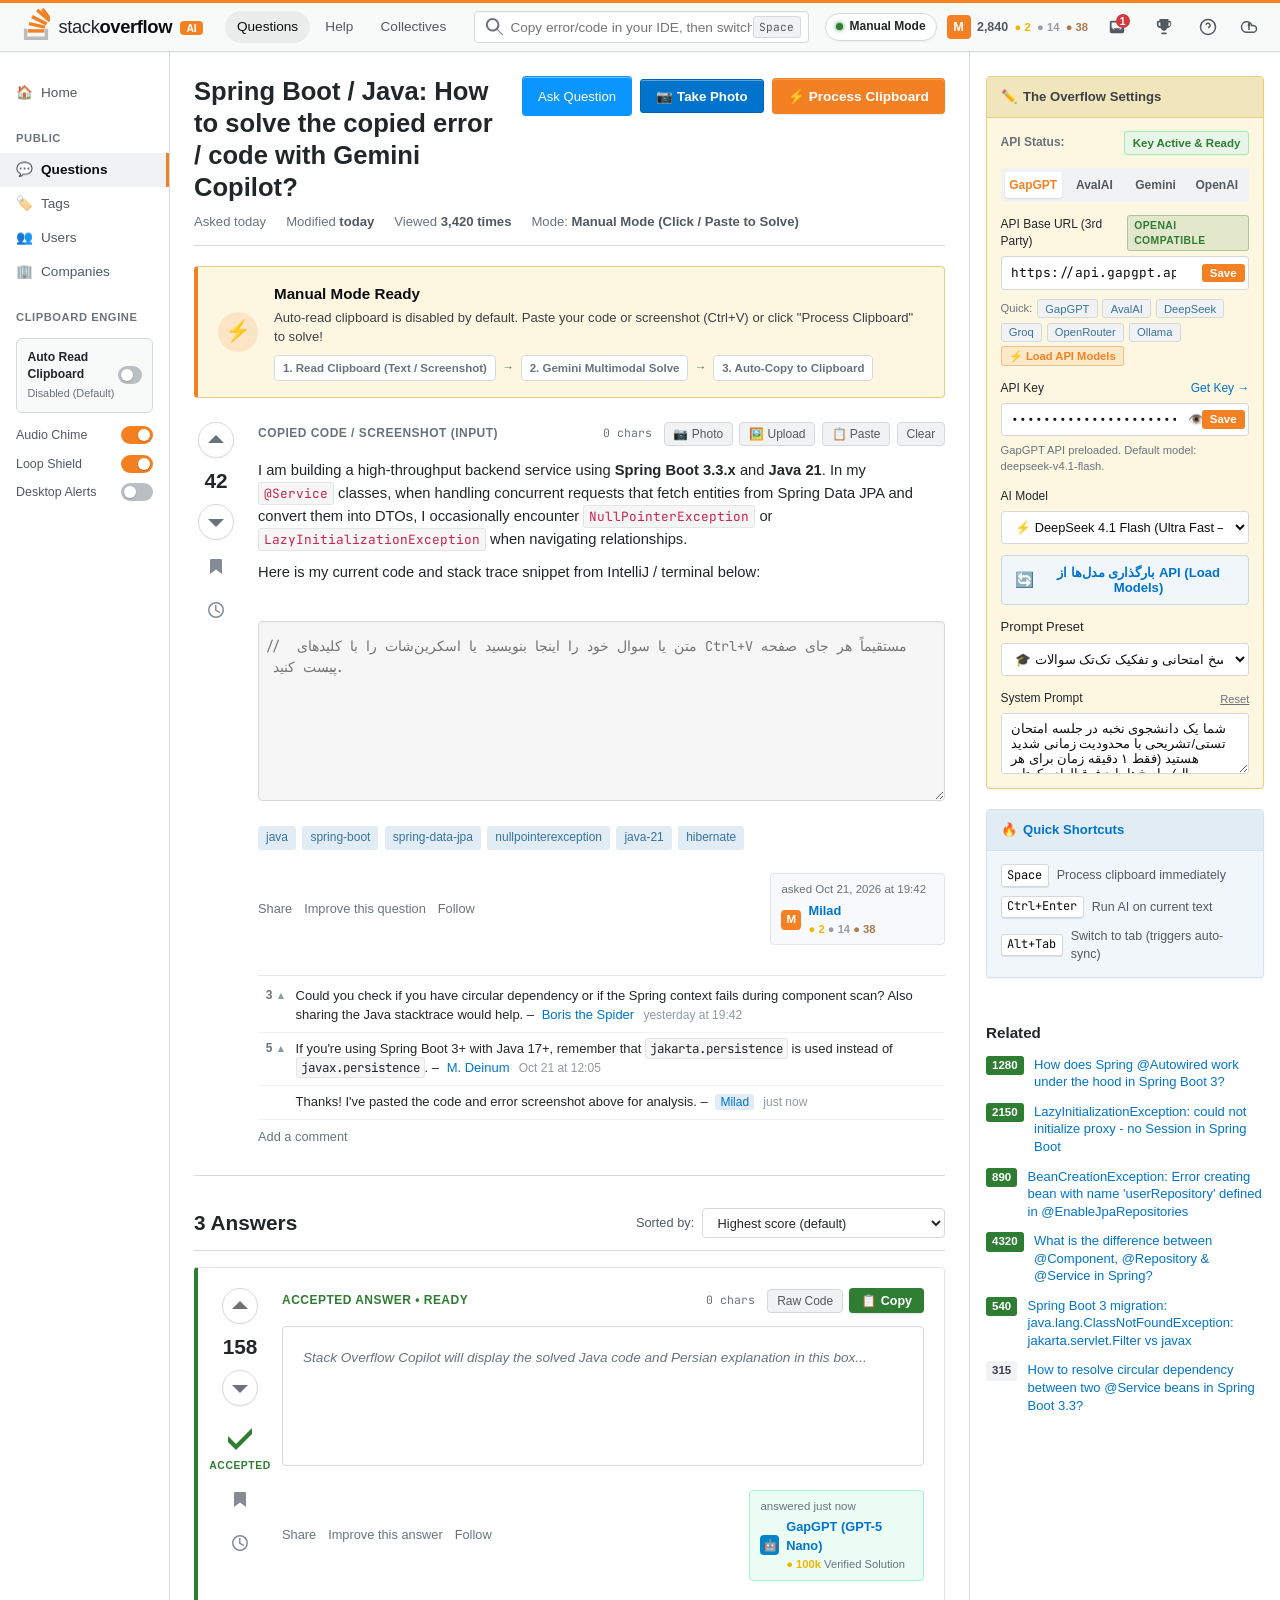
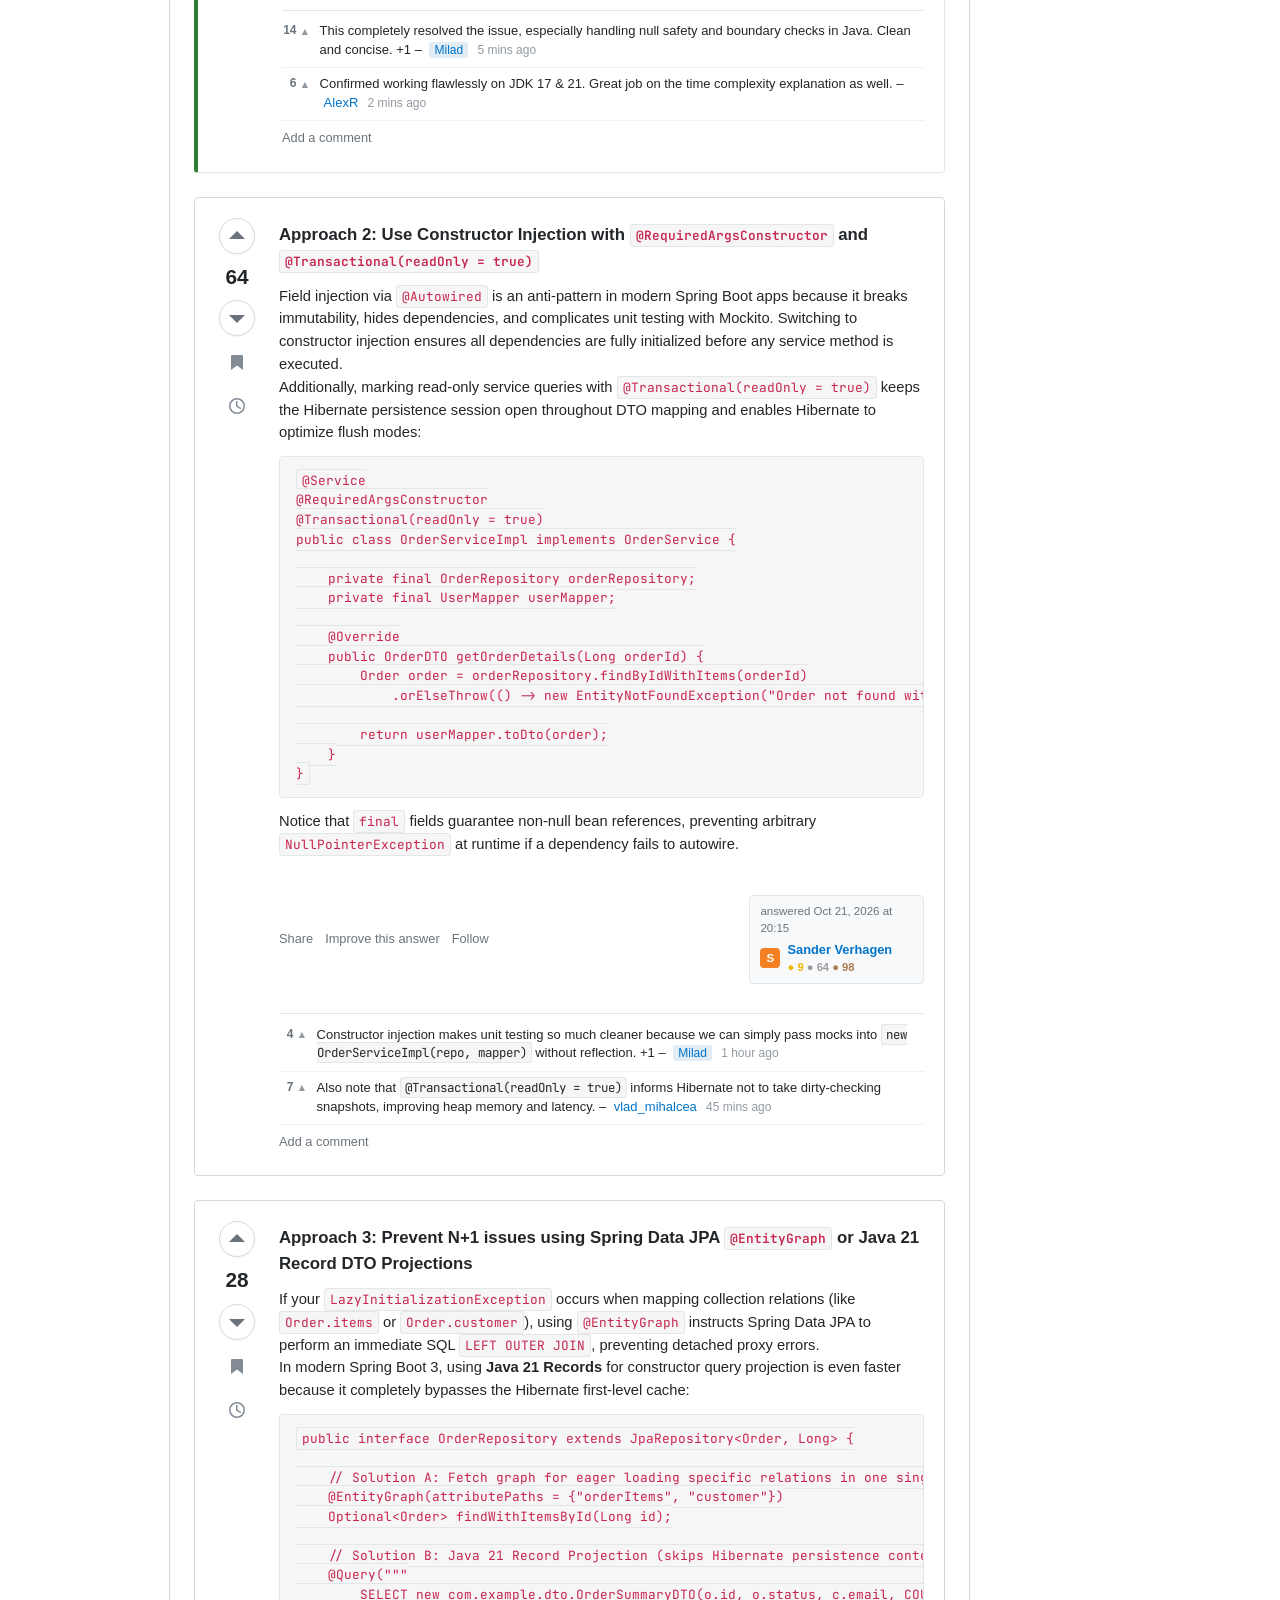
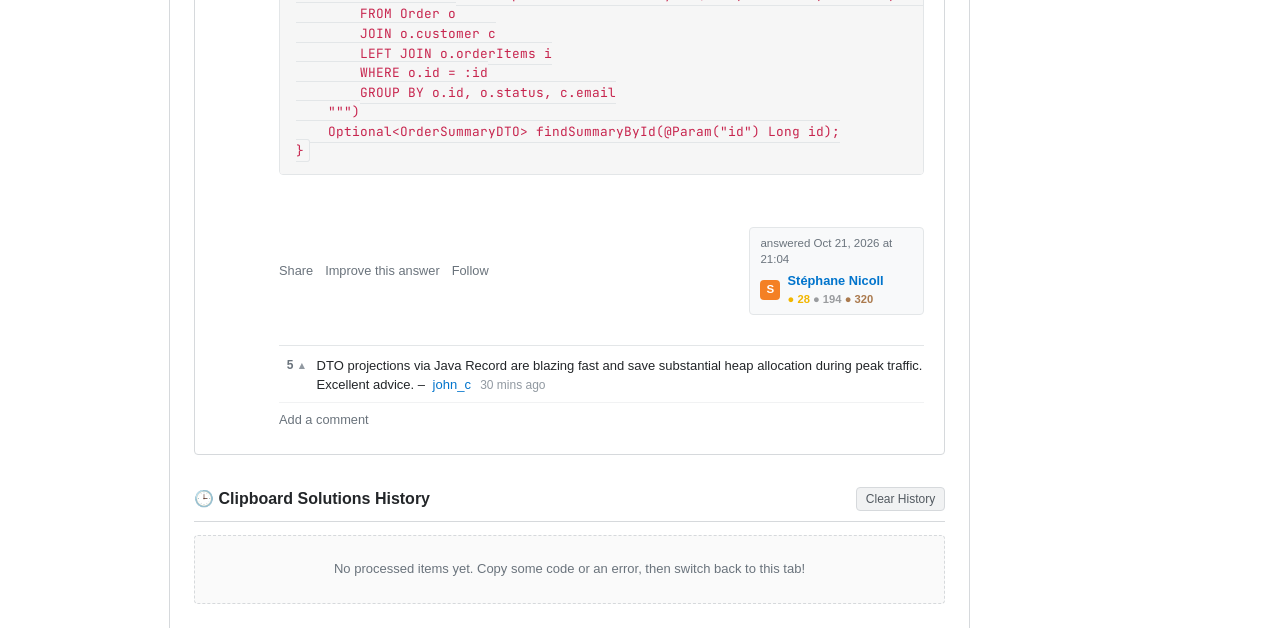
<file: standalone.html>
<!DOCTYPE html>
<html lang="en">
<head>
  <meta charset="UTF-8">
  <meta name="viewport" content="width=device-width, initial-scale=1.0">
  <title>Stack Overflow — Instant Clipboard AI Copilot</title>
  <meta name="description" content="Stack Overflow style Clipboard Copilot: Automatically reads copied code or questions, solves them with Gemini, and copies the solution back to your clipboard.">
  <link rel="icon" type="image/svg+xml" href="favicon.svg">
  
  <!-- Fonts -->
  <link rel="preconnect" href="https://fonts.googleapis.com">
  <link rel="preconnect" href="https://fonts.gstatic.com" crossorigin>
  <link href="https://fonts.googleapis.com/css2?family=JetBrains+Mono:wght@400;500;600&family=Segoe+UI:wght@300;400;600;700&display=swap" rel="stylesheet">
  
  <style>
/* ==========================================================================
   Stack Overflow Theme & Design System for Clipboard Copilot
   Classic Authentic LIGHT THEME (#FFFFFF, #F48024, #FDF7E2, #2E7D32)
   ========================================================================== */

:root {
  /* Stack Overflow Brand Colors */
  --so-orange: #f48024;
  --so-orange-hover: #da680b;
  --so-orange-light: rgba(244, 128, 36, 0.12);
  
  /* Light Theme Surfaces & Backgrounds */
  --so-bg-page: #ffffff;
  --so-bg-topbar: #f8f9f9;
  --so-bg-sidebar: #ffffff;
  --so-bg-card: #ffffff;
  --so-bg-input: #ffffff;
  --so-bg-editor: #f6f6f6;
  --so-border: #d6d9dc;
  --so-border-subtle: #e3e6e8;
  --so-border-focus: #59a4de;

  /* Typography Colors */
  --so-text-main: #232629;
  --so-text-secondary: #525960;
  --so-text-muted: #6a737c;
  --so-link: #0074cc;
  --so-link-hover: #0a95ff;

  /* Badges & Accents */
  --so-green: #2e7d32;
  --so-green-bg: #e8f5e9;
  --so-green-border: #a3e9b0;
  --so-gold: #f1b600;
  --so-silver: #9a9c9f;
  --so-bronze: #ab7a4e;

  /* Stack Overflow Classic Tags */
  --so-tag-bg: #e1ecf4;
  --so-tag-text: #39739d;
  --so-tag-hover: #d0e3f1;

  /* The Overflow Yellow Widget Box in Light Mode */
  --so-widget-yellow-bg: #fdf7e2;
  --so-widget-yellow-header: #f1e5bc;
  --so-widget-yellow-border: #e6cf7e;
  --so-widget-yellow-text: #3b4045;

  /* Fonts */
  --font-main: -apple-system, BlinkMacSystemFont, "Segoe UI", "Vazirmatn", Tahoma, Roboto, "Helvetica Neue", Arial, sans-serif;
  --font-mono: 'JetBrains Mono', "Cascadia Code", Consolas, Menlo, Monaco, monospace;

  --transition-fast: all 0.15s ease-in-out;
}

*, *::before, *::after {
  box-sizing: border-box;
  margin: 0;
  padding: 0;
}

html {
  max-width: 100%;
  overflow-x: hidden;
  width: 100%;
}

body, body.so-theme-light {
  background-color: var(--so-bg-page);
  color: var(--so-text-main);
  font-family: var(--font-main);
  font-size: 13px;
  line-height: 1.45;
  min-height: 100vh;
  max-width: 100%;
  width: 100%;
  overflow-x: hidden;
  -webkit-font-smoothing: antialiased;
}

/* ==========================================================================
   Top Navigation Bar (Signature 3px Orange Line)
   ========================================================================== */
.so-topbar {
  position: sticky;
  top: 0;
  z-index: 100;
  background-color: var(--so-bg-topbar);
  border-top: 3px solid var(--so-orange);
  border-bottom: 1px solid var(--so-border);
  box-shadow: 0 1px 2px rgba(0, 0, 0, 0.05);
  height: 52px;
}

.so-topbar-container {
  max-width: 1300px;
  height: 100%;
  margin: 0 auto;
  padding: 0 1rem;
  display: flex;
  align-items: center;
  gap: 1rem;
}

/* Logo */
.so-brand-link {
  display: flex;
  align-items: center;
  gap: 0.5rem;
  text-decoration: none;
  color: var(--so-text-main);
  padding: 0.2rem 0.4rem;
  border-radius: 4px;
}

.so-brand-link:hover {
  background-color: rgba(0, 0, 0, 0.04);
}

.so-brand-text {
  font-size: 1.15rem;
  letter-spacing: -0.02em;
  font-family: var(--font-main);
  color: #232629;
}

.so-bold {
  font-weight: 700;
  color: #0c0d0e;
}

.so-badge-copilot {
  font-size: 0.65rem;
  font-weight: 700;
  background: var(--so-orange);
  color: #fff;
  padding: 0.1rem 0.4rem;
  border-radius: 4px;
  vertical-align: middle;
  margin-left: 0.2rem;
}

/* Nav links */
.so-topbar-nav {
  display: flex;
  align-items: center;
  gap: 0.2rem;
}

@media (max-width: 900px) {
  .so-topbar-nav { display: none; }
}

.so-nav-item {
  color: var(--so-text-secondary);
  text-decoration: none;
  padding: 0.4rem 0.75rem;
  border-radius: 9999px;
  font-size: 0.85rem;
  font-weight: 500;
  transition: var(--transition-fast);
}

.so-nav-item:hover, .so-nav-item.active {
  color: #0c0d0e;
  background-color: rgba(0, 0, 0, 0.05);
}

/* Search Box */
.so-search-container {
  flex: 1;
  max-width: 600px;
  position: relative;
  display: flex;
  align-items: center;
}

.so-search-svg {
  position: absolute;
  left: 0.65rem;
  color: var(--so-text-muted);
  pointer-events: none;
}

.so-search-input {
  width: 100%;
  background-color: var(--so-bg-input);
  border: 1px solid var(--so-border);
  border-radius: 4px;
  padding: 0.45rem 3.5rem 0.45rem 2.2rem;
  color: var(--so-text-main);
  font-family: inherit;
  font-size: 0.85rem;
  outline: none;
  transition: var(--transition-fast);
  box-shadow: inset 0 1px 2px rgba(0, 0, 0, 0.04);
}

.so-search-input:focus {
  border-color: var(--so-orange);
  box-shadow: 0 0 0 3px var(--so-orange-light);
}

.so-kbd {
  position: absolute;
  right: 0.5rem;
  font-family: var(--font-mono);
  font-size: 0.7rem;
  background: #f1f2f3;
  border: 1px solid var(--so-border);
  border-radius: 3px;
  padding: 0.1rem 0.35rem;
  color: var(--so-text-secondary);
}

/* Topbar Actions */
.so-topbar-actions {
  display: flex;
  align-items: center;
  gap: 0.6rem;
  margin-left: auto;
}

.status-pill {
  display: inline-flex;
  align-items: center;
  gap: 0.4rem;
  padding: 0.3rem 0.65rem;
  border-radius: 9999px;
  font-size: 0.75rem;
  font-weight: 600;
  border: 1px solid var(--so-border);
  background: #ffffff;
  box-shadow: 0 1px 2px rgba(0, 0, 0, 0.04);
}

.status-dot {
  width: 7px;
  height: 7px;
  border-radius: 50%;
}

.status-ready .status-dot { background: var(--so-green); box-shadow: 0 0 4px var(--so-green); }
.status-busy .status-dot { background: var(--so-orange); box-shadow: 0 0 4px var(--so-orange); }
.status-warn .status-dot { background: #f59e0b; }

.so-user-rep {
  display: flex;
  align-items: center;
  gap: 0.4rem;
  font-size: 0.78rem;
  font-weight: 600;
  cursor: default;
}

.so-avatar {
  width: 24px;
  height: 24px;
  border-radius: 4px;
  background: var(--so-orange);
  color: #fff;
  display: flex;
  align-items: center;
  justify-content: center;
  font-size: 0.8rem;
  font-weight: 700;
}

.so-avatar.sm { width: 20px; height: 20px; font-size: 0.72rem; }
.so-avatar.bot { background: #0284c7; }

.so-rep-count { color: var(--so-text-secondary); }
.badge-dot { font-size: 0.7rem; font-weight: 700; }
.badge-dot.gold { color: var(--so-gold); }
.badge-dot.silver { color: var(--so-silver); }
.badge-dot.bronze { color: var(--so-bronze); }

.so-icon-btn {
  background: none;
  border: none;
  color: var(--so-text-secondary);
  padding: 0.4rem;
  border-radius: 4px;
  cursor: pointer;
  display: flex;
  align-items: center;
  transition: var(--transition-fast);
}

.so-icon-btn:hover {
  background: rgba(0, 0, 0, 0.06);
  color: #0c0d0e;
}

/* ==========================================================================
   Page Layout (Left Sidebar + Main Column + Right Sidebar)
   ========================================================================== */
.so-page-wrap {
  max-width: 1300px;
  margin: 0 auto;
  display: flex;
  min-height: calc(100vh - 52px);
  background-color: var(--so-bg-page);
  width: 100%;
  min-width: 0;
  box-sizing: border-box;
}

/* Left Sidebar */
.so-left-sidebar {
  width: 170px;
  flex-shrink: 0;
  border-right: 1px solid var(--so-border);
  padding: 1.5rem 0;
  background-color: var(--so-bg-sidebar);
}

@media (max-width: 800px) {
  .so-left-sidebar { display: none; }
}

.so-side-nav {
  position: sticky;
  top: 70px;
  display: flex;
  flex-direction: column;
}

.so-side-link {
  display: flex;
  align-items: center;
  gap: 0.5rem;
  padding: 0.45rem 1rem;
  color: var(--so-text-secondary);
  text-decoration: none;
  font-size: 0.85rem;
  font-weight: 500;
  transition: var(--transition-fast);
  border-right: 3px solid transparent;
}

.so-side-link:hover {
  color: #0c0d0e;
  background-color: #f1f2f3;
}

.so-side-link.active {
  background-color: #f1f2f3;
  color: #0c0d0e;
  font-weight: 700;
  border-right-color: var(--so-orange);
}

.so-side-heading {
  font-size: 0.7rem;
  font-weight: 700;
  color: var(--so-text-muted);
  text-transform: uppercase;
  letter-spacing: 0.05em;
  padding: 1.25rem 1rem 0.4rem;
}

.so-toggle-box {
  padding: 0 1rem;
  display: flex;
  flex-direction: column;
  gap: 0.65rem;
  margin-top: 0.4rem;
}

.so-toggle-row {
  display: flex;
  align-items: center;
  justify-content: space-between;
  font-size: 0.78rem;
  color: var(--so-text-secondary);
}

.so-toggle-featured {
  background: var(--so-bg-topbar);
  padding: 0.6rem 0.65rem;
  border-radius: 6px;
  border: 1px solid var(--so-border);
  margin-bottom: 0.2rem;
}

.so-toggle-info {
  display: flex;
  flex-direction: column;
  gap: 0.15rem;
}

.so-toggle-title {
  font-weight: 600;
  font-size: 0.76rem;
  color: var(--so-text-main);
}

.so-toggle-desc {
  font-size: 0.68rem;
  color: var(--so-text-muted);
  font-weight: 500;
}

/* Sm Switch */
.switch-sm {
  position: relative;
  width: 32px;
  height: 18px;
}
.switch-sm input { opacity: 0; width: 0; height: 0; }
.slider-sm {
  position: absolute; cursor: pointer;
  top: 0; left: 0; right: 0; bottom: 0;
  background-color: #babfc4;
  border-radius: 18px;
  transition: 0.2s;
}
.slider-sm::before {
  position: absolute; content: "";
  height: 12px; width: 12px; left: 3px; bottom: 3px;
  background-color: white;
  border-radius: 50%;
  transition: 0.2s;
  box-shadow: 0 1px 2px rgba(0, 0, 0, 0.2);
}
input:checked + .slider-sm { background-color: var(--so-orange); }
input:checked + .slider-sm::before { transform: translateX(14px); }

/* Main Column */
.so-main-column {
  flex: 1;
  min-width: 0;
  padding: 1.5rem;
  max-width: 820px;
  width: 100%;
  border-right: 1px solid var(--so-border);
  background-color: #ffffff;
  box-sizing: border-box;
}

@media (max-width: 1100px) {
  .so-main-column { max-width: 100%; border-right: none; }
}

/* Question Header */
.so-question-header {
  border-bottom: 1px solid var(--so-border);
  padding-bottom: 0.85rem;
  margin-bottom: 1.25rem;
}

.so-title-row {
  display: flex;
  align-items: flex-start;
  justify-content: space-between;
  gap: 1rem;
}

.so-question-title {
  font-size: 1.6rem;
  font-weight: 600;
  color: var(--so-text-main);
  line-height: 1.25;
}

.so-btn-primary {
  background-color: var(--so-orange);
  color: #fff;
  border: 1px solid transparent;
  padding: 0.55rem 0.95rem;
  border-radius: 4px;
  font-family: inherit;
  font-size: 0.85rem;
  font-weight: 600;
  cursor: pointer;
  white-space: nowrap;
  box-shadow: inset 0 1px 0 rgba(255, 255, 255, 0.2), 0 1px 2px rgba(0, 0, 0, 0.1);
  transition: var(--transition-fast);
}

.so-btn-primary:hover {
  background-color: var(--so-orange-hover);
}

.so-question-meta {
  display: flex;
  align-items: center;
  gap: 1.25rem;
  font-size: 0.82rem;
  color: var(--so-text-muted);
  margin-top: 0.5rem;
  flex-wrap: wrap;
}

.so-highlight { color: var(--so-text-secondary); font-weight: 600; }
.so-highlight-green { color: var(--so-green); font-weight: 600; }

/* Status Notification Banner (Light Mode Warm Notice) */
.so-notice-banner {
  background-color: var(--so-widget-yellow-bg);
  border: 1px solid var(--so-widget-yellow-border);
  border-left: 4px solid var(--so-orange);
  border-radius: 4px;
  padding: 1rem 1.25rem;
  display: flex;
  align-items: center;
  gap: 1rem;
  margin-bottom: 1.5rem;
}

.so-notice-icon {
  width: 40px;
  height: 40px;
  border-radius: 50%;
  background: rgba(244, 128, 36, 0.15);
  display: flex;
  align-items: center;
  justify-content: center;
  font-size: 1.3rem;
  flex-shrink: 0;
}

.so-notice-text strong {
  font-size: 0.95rem;
  color: #0c0d0e;
  display: block;
  margin-bottom: 0.2rem;
}

.so-notice-text p {
  font-size: 0.82rem;
  color: #3b4045;
}

.so-pipeline-steps {
  display: flex;
  align-items: center;
  gap: 0.4rem;
  margin-top: 0.6rem;
  flex-wrap: wrap;
}

.so-step-badge {
  font-size: 0.72rem;
  font-weight: 600;
  padding: 0.2rem 0.5rem;
  border-radius: 4px;
  background: #ffffff;
  border: 1px solid var(--so-border);
  color: var(--so-text-muted);
}

.so-step-badge.step-active {
  background: var(--so-orange);
  color: #fff;
  border-color: var(--so-orange);
}

.so-step-badge.step-done {
  background: var(--so-green-bg);
  color: var(--so-green);
  border-color: var(--so-green-border);
}

.so-step-arrow { color: var(--so-text-muted); font-size: 0.75rem; }

/* Post Box (Input & Answer) */
.so-post-box {
  display: flex;
  gap: 1.25rem;
  padding-bottom: 1.5rem;
  border-bottom: 1px solid var(--so-border);
  margin-bottom: 1.5rem;
  width: 100%;
  max-width: 100%;
  min-width: 0;
  box-sizing: border-box;
}

.so-accepted-answer {
  background: #ffffff;
  border: 1px solid #e3e6e8;
  border-left: 4px solid var(--so-green);
  border-radius: 4px;
  padding: 1.25rem;
  margin-top: 1rem;
  width: 100%;
  max-width: 100%;
  min-width: 0;
  box-sizing: border-box;
  box-shadow: 0 1px 3px rgba(0, 0, 0, 0.04);
}

/* Voting Column */
.so-vote-col {
  display: flex;
  flex-direction: column;
  align-items: center;
  gap: 0.5rem;
  width: 44px;
  flex-shrink: 0;
}

.so-vote-btn {
  background: #ffffff;
  border: 1px solid var(--so-border);
  border-radius: 50%;
  width: 36px;
  height: 36px;
  display: flex;
  align-items: center;
  justify-content: center;
  color: #6a737c;
  cursor: pointer;
  transition: all 0.15s ease;
  box-shadow: 0 1px 2px rgba(0, 0, 0, 0.05);
}

.so-vote-btn:hover {
  background: #f1f2f3;
  color: var(--so-orange);
  border-color: var(--so-orange);
}

.so-vote-count {
  font-size: 1.3rem;
  font-weight: 600;
  color: #232629;
}

.so-vote-action {
  background: none;
  border: none;
  color: #838c95;
  display: flex;
  align-items: center;
  justify-content: center;
  width: 36px;
  height: 36px;
  cursor: pointer;
  transition: color 0.15s ease;
}

.so-vote-action:hover { color: var(--so-orange); }

/* Stack Overflow Accepted Checkmark */
.so-accepted-check {
  display: flex;
  flex-direction: column;
  align-items: center;
  color: var(--so-green);
  margin-top: 0.5rem;
}

.so-accepted-text {
  font-size: 0.65rem;
  font-weight: 700;
  letter-spacing: 0.05em;
  color: var(--so-green);
}

/* Post Body */
.so-post-body {
  flex: 1;
  min-width: 0; /* CRITICAL: Prevents flex child from exceeding container width */
  max-width: 100%;
  width: 100%;
  display: flex;
  flex-direction: column;
  gap: 0.85rem;
  box-sizing: border-box;
}

.so-post-header-tools {
  display: flex;
  align-items: center;
  justify-content: space-between;
  gap: 0.5rem;
  flex-wrap: wrap;
  width: 100%;
  max-width: 100%;
  min-width: 0;
  box-sizing: border-box;
}

.so-label {
  font-size: 0.75rem;
  font-weight: 700;
  color: var(--so-text-muted);
  text-transform: uppercase;
  letter-spacing: 0.04em;
}

.so-label-green { color: var(--so-green); }

.so-tools-right {
  display: flex;
  align-items: center;
  gap: 0.4rem;
}

.so-stats-tag {
  font-family: var(--font-mono);
  font-size: 0.72rem;
  color: var(--so-text-muted);
  margin-right: 0.35rem;
}

.so-btn-subtle {
  background: #f1f2f3;
  border: 1px solid var(--so-border);
  color: var(--so-text-secondary);
  padding: 0.25rem 0.55rem;
  border-radius: 4px;
  font-size: 0.75rem;
  cursor: pointer;
  transition: var(--transition-fast);
}

.so-btn-subtle:hover {
  background: #e3e6e8;
  color: #0c0d0e;
}

.so-btn-green {
  background-color: var(--so-green);
  color: #fff;
  border: none;
  padding: 0.3rem 0.75rem;
  border-radius: 4px;
  font-size: 0.78rem;
  font-weight: 600;
  cursor: pointer;
  transition: var(--transition-fast);
  box-shadow: 0 1px 2px rgba(0, 0, 0, 0.1);
}

.so-btn-green:hover { background-color: #256629; }

/* Screenshot Preview Box (Light Mode) */
.so-screenshot-box {
  width: 100%;
  background-color: #fff8f2;
  border: 1px solid #fed7aa;
  border-left: 4px solid var(--so-orange);
  border-radius: 4px;
  padding: 0.85rem;
  display: flex;
  flex-direction: column;
  gap: 0.65rem;
  margin-bottom: 0.85rem;
  animation: fadeIn 0.2s ease-in-out;
}

@keyframes fadeIn {
  from { opacity: 0; transform: translateY(-4px); }
  to { opacity: 1; transform: translateY(0); }
}

.so-screenshot-header {
  display: flex;
  align-items: center;
  justify-content: space-between;
}

.so-screenshot-title {
  display: flex;
  align-items: center;
  gap: 0.6rem;
}

.so-badge-screenshot {
  font-size: 0.72rem;
  font-weight: 700;
  background: rgba(244, 128, 36, 0.15);
  color: var(--so-orange);
  padding: 0.2rem 0.5rem;
  border-radius: 3px;
  border: 1px solid rgba(244, 128, 36, 0.35);
  letter-spacing: 0.04em;
}

.so-screenshot-meta {
  font-family: var(--font-mono);
  font-size: 0.75rem;
  color: var(--so-text-muted);
}

.so-screenshot-img-wrap {
  width: 100%;
  max-height: 280px;
  overflow: auto;
  border-radius: 4px;
  background-color: #f8f9fa;
  border: 1px solid var(--so-border);
  display: flex;
  align-items: center;
  justify-content: center;
  padding: 0.5rem;
}

.so-screenshot-img {
  max-width: 100%;
  max-height: 260px;
  object-fit: contain;
  border-radius: 3px;
  box-shadow: 0 2px 8px rgba(0, 0, 0, 0.15);
}

/* Code Editor Textarea */
.so-editor-container {
  width: 100%;
  max-width: 100%;
  min-width: 0;
  box-sizing: border-box;
}

.so-code-editor {
  width: 100%;
  max-width: 100%;
  min-height: 180px;
  background-color: var(--so-bg-editor);
  border: 1px solid var(--so-border);
  border-radius: 4px;
  padding: 0.85rem;
  color: #1e293b;
  font-family: var(--font-mono);
  font-size: 0.85rem;
  line-height: 1.6;
  resize: vertical;
  outline: none;
  unicode-bidi: plaintext;
  transition: var(--transition-fast);
  box-shadow: inset 0 1px 2px rgba(0, 0, 0, 0.03);
  box-sizing: border-box;
  white-space: pre-wrap;
  overflow-wrap: anywhere;
  word-break: break-word;
}

.so-code-editor:focus {
  border-color: var(--so-orange);
  box-shadow: 0 0 0 3px var(--so-orange-light);
  background-color: #ffffff;
}

.so-output-editor {
  background-color: #f8fafc;
  border-color: #86efac;
  color: #0f172a;
}

.so-output-editor:focus {
  background-color: #ffffff;
  border-color: var(--so-green);
}

/* Tags Row (Authentic Stack Overflow Tags) */
.so-tags-row {
  display: flex;
  align-items: center;
  gap: 0.4rem;
  flex-wrap: wrap;
  margin-top: 0.35rem;
}

.so-tag {
  background-color: var(--so-tag-bg);
  color: var(--so-tag-text);
  padding: 0.2rem 0.5rem;
  border-radius: 3px;
  font-size: 0.75rem;
  font-weight: 500;
  text-decoration: none;
  display: inline-block;
  cursor: pointer;
  transition: var(--transition-fast);
}

.so-tag:hover {
  background-color: var(--so-tag-hover);
  color: #2c5777;
}

/* Post Footer & Signature */
.so-post-footer {
  display: flex;
  align-items: center;
  justify-content: space-between;
  margin-top: 0.6rem;
  flex-wrap: wrap;
  gap: 1rem;
}

.so-actions-sub {
  display: flex;
  gap: 0.75rem;
}

.so-actions-sub a {
  color: var(--so-text-muted);
  text-decoration: none;
  font-size: 0.8rem;
}

.so-actions-sub a:hover { color: var(--so-text-secondary); text-decoration: underline; }

.so-user-card {
  background: #f8f9fa;
  border: 1px solid var(--so-border-subtle);
  border-radius: 4px;
  padding: 0.45rem 0.65rem;
  display: flex;
  flex-direction: column;
  gap: 0.25rem;
  width: 175px;
}

.so-answered-card {
  background: #ecfdf5;
  border: 1px solid #a7f3d0;
}

.so-user-time {
  font-size: 0.72rem;
  color: var(--so-text-muted);
}

.so-user-info {
  display: flex;
  align-items: center;
  gap: 0.45rem;
}

.so-user-name {
  color: var(--so-link);
  text-decoration: none;
  font-weight: 600;
  font-size: 0.8rem;
}

.so-user-name:hover { color: var(--so-link-hover); text-decoration: underline; }

.so-user-badges {
  font-size: 0.7rem;
  color: var(--so-text-muted);
}

/* Authentic Stack Overflow Comments / Discussion Thread */
.so-comments-container {
  border-top: 1px solid var(--so-border-subtle);
  margin-top: 1rem;
  padding-top: 0.25rem;
}

.so-comment {
  display: flex;
  align-items: flex-start;
  gap: 0.6rem;
  padding: 0.45rem 0;
  border-bottom: 1px solid #f1f2f3;
  font-size: 0.8125rem;
  line-height: 1.45;
  color: #232629;
}

.so-comment-vote {
  display: flex;
  align-items: center;
  gap: 0.2rem;
  min-width: 28px;
  justify-content: flex-end;
}

.so-comment-score {
  font-size: 0.75rem;
  font-weight: 600;
  color: #6a737c;
}

.so-comment-up {
  background: none;
  border: none;
  padding: 0;
  color: #9199a1;
  font-size: 0.65rem;
  cursor: pointer;
  transition: color 0.15s ease;
}

.so-comment-up:hover {
  color: var(--so-orange);
}

.so-comment-text {
  flex: 1;
  min-width: 0;
  word-break: break-word;
}

.so-comment-text code {
  font-family: var(--font-mono);
  font-size: 0.78rem;
  background: #f6f6f6;
  padding: 1px 4px;
  border-radius: 3px;
  border: 1px solid #e3e6e8;
}

.so-comment-user {
  color: #0074cc;
  text-decoration: none;
  font-weight: 500;
  margin-left: 0.25rem;
}

.so-comment-user:hover {
  color: #0a95ff;
  text-decoration: underline;
}

.so-comment-user.so-comment-op {
  background-color: #e1ecf4;
  color: #0074cc;
  padding: 1px 5px;
  border-radius: 3px;
  font-size: 0.75rem;
}

.so-comment-date {
  color: #9199a1;
  font-size: 0.75rem;
  margin-left: 0.35rem;
}

.so-add-comment-wrap {
  padding: 0.5rem 0 0.25rem;
}

.so-add-comment-link {
  color: #6a737c;
  font-size: 0.8rem;
  text-decoration: none;
  cursor: pointer;
  transition: color 0.15s ease;
}

.so-add-comment-link:hover {
  color: #0074cc;
}

/* Question Scenario Description */
.so-question-desc {
  font-size: 0.92rem;
  line-height: 1.55;
  color: var(--so-text-main);
  margin-bottom: 0.85rem;
}

.so-question-desc p {
  margin: 0 0 0.65rem 0;
}

.so-question-desc code, .so-answer-text code {
  font-family: var(--font-mono);
  font-size: 0.8rem;
  background: #f6f6f6;
  padding: 2px 5px;
  border-radius: 3px;
  border: 1px solid #e3e6e8;
  color: #c7254e;
}

/* Additional Community Answers */
.so-community-answer {
  background: #ffffff;
  border: 1px solid var(--so-border);
  border-radius: 4px;
  padding: 1.25rem;
  margin-top: 1.5rem;
  width: 100%;
  max-width: 100%;
  min-width: 0;
  box-sizing: border-box;
}

.so-answer-text {
  font-size: 0.92rem;
  line-height: 1.55;
  color: var(--so-text-main);
  margin-bottom: 1rem;
}

.so-answer-text h3 {
  font-size: 1.05rem;
  font-weight: 600;
  margin: 0.25rem 0 0.65rem;
  color: var(--so-text-main);
}

.so-answer-text pre {
  background-color: #f6f6f6;
  border: 1px solid #e3e6e8;
  border-radius: 4px;
  padding: 0.85rem 1rem;
  overflow-x: auto;
  font-family: var(--font-mono);
  font-size: 0.82rem;
  line-height: 1.45;
  color: #232629;
  margin: 0.75rem 0;
}

/* Related Questions Sidebar Widget */
.so-related-widget {
  margin-top: 1.5rem;
}

.so-related-heading {
  font-size: 0.95rem;
  font-weight: 600;
  color: var(--so-text-main);
  margin-bottom: 0.75rem;
}

.so-related-list {
  display: flex;
  flex-direction: column;
  gap: 0.75rem;
}

.so-related-item {
  display: flex;
  align-items: flex-start;
  gap: 0.65rem;
  font-size: 0.8125rem;
  line-height: 1.35;
}

.so-related-score {
  background: #f1f2f3;
  color: #3b4045;
  padding: 2px 6px;
  border-radius: 3px;
  font-size: 0.72rem;
  font-weight: 600;
  min-width: 28px;
  text-align: center;
  flex-shrink: 0;
}

.so-related-score.answered {
  background: #2e7d32;
  color: #ffffff;
}

.so-related-link {
  color: #0074cc;
  text-decoration: none;
}

.so-related-link:hover {
  color: #0a95ff;
  text-decoration: underline;
}

/* Ask Question Primary Button */
.so-btn-ask {
  background-color: #0a95ff;
  color: #ffffff;
  border: 1px solid transparent;
  padding: 0.6rem 0.95rem;
  border-radius: 4px;
  font-size: 0.82rem;
  font-weight: 500;
  text-decoration: none;
  display: inline-flex;
  align-items: center;
  justify-content: center;
  white-space: nowrap;
  box-shadow: inset 0 1px 0 rgba(255, 255, 255, 0.4);
  transition: background-color 0.15s ease;
}

.so-btn-ask:hover {
  background-color: #0074cc;
  color: #ffffff;
}

/* Modern Answers Section Header & Sort */
.so-answers-header {
  display: flex;
  align-items: center;
  justify-content: space-between;
  margin: 2rem 0 1rem;
  padding-bottom: 0.75rem;
  border-bottom: 1px solid var(--so-border);
}

.so-answers-title {
  font-size: 1.3rem;
  font-weight: 600;
  color: #232629;
  margin: 0;
}

.so-answers-sort-row {
  display: flex;
  align-items: center;
  gap: 0.5rem;
  font-size: 0.8rem;
  color: #525960;
}

.so-sort-select {
  background: #ffffff;
  border: 1px solid var(--so-border);
  border-radius: 4px;
  padding: 0.35rem 0.65rem;
  font-size: 0.8rem;
  color: #232629;
  cursor: pointer;
  outline: none;
  transition: border-color 0.15s ease;
}

.so-sort-select:focus {
  border-color: #0a95ff;
  box-shadow: 0 0 0 3px rgba(10, 149, 255, 0.15);
}

.so-topbar-icon-btn {
  background: none;
  border: none;
  color: #525960;
  width: 38px;
  height: 38px;
  display: flex;
  align-items: center;
  justify-content: center;
  border-radius: 4px;
  cursor: pointer;
  position: relative;
  transition: background-color 0.15s ease;
}

.so-topbar-icon-btn:hover {
  background: #e3e6e8;
  color: #0c0d0e;
}

.so-unread-dot {
  position: absolute;
  top: 6px;
  right: 6px;
  background: #d0393e;
  color: #fff;
  font-size: 0.65rem;
  font-weight: 700;
  width: 14px;
  height: 14px;
  border-radius: 50%;
  display: flex;
  align-items: center;
  justify-content: center;
}

/* History Section */
.so-history-section {
  margin-top: 2rem;
}

.so-history-header {
  display: flex;
  align-items: center;
  justify-content: space-between;
  padding-bottom: 0.6rem;
  border-bottom: 1px solid var(--so-border);
  margin-bottom: 0.85rem;
}

.so-history-header h3 {
  font-size: 1rem;
  font-weight: 600;
}

.so-history-list {
  display: flex;
  flex-direction: column;
  gap: 0.6rem;
  max-height: 220px;
  overflow-y: auto;
}

.empty-history {
  padding: 1.5rem;
  text-align: center;
  color: var(--so-text-muted);
  border: 1px dashed var(--so-border);
  border-radius: 4px;
  background-color: #fafafa;
}

.so-history-item {
  display: flex;
  align-items: center;
  justify-content: space-between;
  padding: 0.65rem 0.85rem;
  background-color: #ffffff;
  border: 1px solid var(--so-border);
  border-radius: 4px;
  gap: 0.85rem;
  transition: var(--transition-fast);
}

.so-history-item:hover {
  border-color: var(--so-orange);
  background-color: #fdfdfd;
}

.so-history-item-left {
  flex: 1;
  display: flex;
  flex-direction: column;
  gap: 0.2rem;
  overflow: hidden;
}

.so-history-meta {
  display: flex;
  align-items: center;
  gap: 0.4rem;
  font-size: 0.72rem;
  color: var(--so-text-muted);
}

.so-tag.sm {
  font-size: 0.68rem;
  padding: 0.1rem 0.35rem;
}

.so-history-snippet {
  font-size: 0.82rem;
  font-family: var(--font-mono);
  color: var(--so-text-main);
  white-space: nowrap;
  overflow: hidden;
  text-overflow: ellipsis;
}

.so-btn-green.sm {
  padding: 0.2rem 0.5rem;
  font-size: 0.72rem;
}

/* Right Sidebar (The Overflow Blog & Config) */
.so-right-sidebar {
  width: 310px;
  flex-shrink: 0;
  padding: 1.5rem 1rem;
  display: flex;
  flex-direction: column;
  gap: 1.25rem;
  background-color: #ffffff;
}

@media (max-width: 1100px) {
  .so-right-sidebar { display: none; }
}

/* Signature Stack Overflow Yellow/Warm Widget Box in Light Mode */
.so-widget-box {
  background-color: var(--so-widget-yellow-bg);
  border: 1px solid var(--so-widget-yellow-border);
  border-radius: 4px;
  overflow: hidden;
  box-shadow: 0 1px 2px rgba(0, 0, 0, 0.05);
}

.so-widget-header {
  background-color: var(--so-widget-yellow-header);
  border-bottom: 1px solid var(--so-widget-yellow-border);
  padding: 0.65rem 0.85rem;
  font-size: 0.82rem;
  font-weight: 700;
  color: var(--so-widget-yellow-text);
  display: flex;
  align-items: center;
  gap: 0.4rem;
}

.so-widget-body {
  padding: 0.85rem;
  display: flex;
  flex-direction: column;
  gap: 0.85rem;
}

.so-widget-blue {
  background-color: #f1f6fb;
  border-color: #d4e3f0;
}
.so-widget-blue .so-widget-header {
  background-color: #e1ecf4;
  border-color: #d4e3f0;
  color: #0074cc;
}

.so-config-row {
  display: flex;
  align-items: center;
  justify-content: space-between;
}

.so-label-sm { font-size: 0.75rem; color: var(--so-text-muted); font-weight: 600; }

.so-status-badge {
  font-size: 0.72rem;
  font-weight: 700;
  padding: 0.15rem 0.5rem;
  border-radius: 3px;
}
.so-status-badge.success { background: var(--so-green-bg); color: var(--so-green); border: 1px solid var(--so-green-border); }
.so-status-badge.warning { background: #fef3c7; color: #b45309; border: 1px solid #fde68a; }
.so-status-badge.info { background: #e0f2fe; color: #0369a1; border: 1px solid #bae6fd; }

.so-pill-failover {
  font-size: 0.65rem;
  font-weight: 700;
  background: rgba(46, 125, 50, 0.12);
  color: var(--so-green);
  border: 1px solid rgba(46, 125, 50, 0.3);
  padding: 0.1rem 0.4rem;
  border-radius: 3px;
  text-transform: uppercase;
  letter-spacing: 0.04em;
}

/* Provider Tabs in Widget */
.so-provider-tabs {
  display: grid;
  grid-template-columns: repeat(4, 1fr);
  gap: 0.25rem;
  background: #f1f2f3;
  padding: 0.25rem;
  border-radius: 4px;
}

.so-tab-btn {
  background: none;
  border: none;
  color: var(--so-text-secondary);
  padding: 0.35rem 0.2rem;
  font-size: 0.75rem;
  font-weight: 600;
  border-radius: 3px;
  cursor: pointer;
  transition: var(--transition-fast);
}

.so-tab-btn.active {
  background: #ffffff;
  color: var(--so-orange);
  box-shadow: 0 1px 2px rgba(0, 0, 0, 0.1);
}

/* Forms in Widget */
.so-form-group {
  display: flex;
  flex-direction: column;
  gap: 0.35rem;
}

.so-form-label-row {
  display: flex;
  align-items: center;
  justify-content: space-between;
  font-size: 0.75rem;
}

.so-form-label-row a {
  color: var(--so-link);
  text-decoration: none;
}
.so-form-label-row a:hover { text-decoration: underline; }

.so-input-wrapper {
  position: relative;
  display: flex;
  align-items: center;
}

.so-input-wrapper input {
  width: 100%;
  background-color: #ffffff;
  border: 1px solid var(--so-border);
  border-radius: 3px;
  padding: 0.45rem 4.5rem 0.45rem 0.6rem;
  color: #0c0d0e;
  font-family: var(--font-mono);
  font-size: 0.8rem;
  outline: none;
  box-shadow: inset 0 1px 2px rgba(0, 0, 0, 0.03);
}

.so-input-wrapper input:focus {
  border-color: var(--so-orange);
  box-shadow: 0 0 0 3px var(--so-orange-light);
}

.so-btn-icon-inside {
  position: absolute; right: 2.8rem;
  background: none; border: none;
  color: var(--so-text-muted); cursor: pointer;
}

.so-btn-save-inside {
  position: absolute; right: 0.3rem;
  background: var(--so-orange);
  color: #fff; border: none;
  padding: 0.2rem 0.5rem;
  border-radius: 3px;
  font-size: 0.72rem;
  font-weight: 600;
  cursor: pointer;
}

.so-hint-text { font-size: 0.7rem; color: var(--so-text-muted); }

.so-url-presets {
  display: flex;
  align-items: center;
  gap: 0.3rem;
  flex-wrap: wrap;
  margin-top: 0.25rem;
}

.so-chip-btn {
  background-color: #f1f2f3;
  color: #39739d;
  border: 1px solid var(--so-border);
  border-radius: 3px;
  font-size: 0.7rem;
  font-weight: 500;
  padding: 0.15rem 0.45rem;
  cursor: pointer;
  transition: var(--transition-fast);
}

.so-chip-btn:hover {
  background-color: var(--so-tag-bg);
  border-color: #7aa7c7;
  color: #2c5777;
}

.so-chip-btn:active {
  background-color: #d0e3f1;
}

.so-chip-highlight {
  background-color: rgba(244, 128, 36, 0.12) !important;
  color: var(--so-orange) !important;
  border-color: rgba(244, 128, 36, 0.4) !important;
  font-weight: 600 !important;
}

.so-chip-highlight:hover {
  background-color: var(--so-orange) !important;
  color: #ffffff !important;
}

.so-btn-fetch-models {
  background: none;
  border: none;
  color: var(--so-link);
  font-size: 0.73rem;
  font-weight: 600;
  cursor: pointer;
  padding: 0;
  display: inline-flex;
  align-items: center;
  gap: 0.25rem;
  transition: var(--transition-fast);
}

.so-btn-fetch-models:hover {
  color: var(--so-link-hover);
  text-decoration: underline;
}

.so-btn-fetch-models:disabled {
  color: var(--so-text-muted);
  cursor: not-allowed;
  text-decoration: none;
}

/* Dedicated Full-Width Load Models Button */
.so-btn-fetch-dedicated {
  width: 100%;
  display: flex;
  align-items: center;
  justify-content: center;
  gap: 0.5rem;
  background-color: #f1f6fb;
  color: var(--so-link);
  border: 1px solid #c5d9e8;
  border-radius: 4px;
  padding: 0.55rem 0.85rem;
  font-size: 0.82rem;
  font-weight: 600;
  cursor: pointer;
  transition: var(--transition-fast);
  margin-top: 0.35rem;
  min-height: 38px;
}

.so-btn-fetch-dedicated:hover {
  background-color: #e1ecf4;
  border-color: #7aa7c7;
  color: #005999;
}

.so-btn-fetch-dedicated:active {
  background-color: #d0e3f1;
  transform: translateY(1px);
}

.so-btn-fetch-dedicated:disabled {
  background-color: #f8f9fa;
  border-color: var(--so-border-subtle);
  color: var(--so-text-muted);
  cursor: not-allowed;
  transform: none;
}

.so-btn-fetch-dedicated .btn-icon {
  font-size: 0.95rem;
}

.so-model-count-badge {
  font-size: 0.7rem;
  font-weight: 600;
  color: var(--so-green);
  background: var(--so-green-bg);
  border: 1px solid var(--so-green-border);
  padding: 0.1rem 0.45rem;
  border-radius: 3px;
}

.so-btn-done-sidebar {
  width: 100%;
  display: flex;
  align-items: center;
  justify-content: center;
  gap: 0.4rem;
  background: var(--so-orange);
  color: #ffffff;
  border: none;
  border-radius: 4px;
  padding: 0.65rem 1rem;
  font-size: 0.85rem;
  font-weight: 700;
  cursor: pointer;
  margin-top: 0.65rem;
  box-shadow: 0 1px 3px rgba(0, 0, 0, 0.12);
  min-height: 42px;
}

.so-btn-done-sidebar:hover {
  background: var(--so-orange-hover);
}

.so-btn-done-sidebar:active {
  transform: translateY(1px);
}

.so-select, .so-textarea {
  width: 100%;
  background-color: #ffffff;
  border: 1px solid var(--so-border);
  border-radius: 3px;
  padding: 0.45rem 0.6rem;
  color: #0c0d0e;
  font-family: inherit;
  font-size: 0.8rem;
  outline: none;
}

.so-select:focus, .so-textarea:focus {
  border-color: var(--so-orange);
  box-shadow: 0 0 0 3px var(--so-orange-light);
}

.so-btn-text {
  background: none; border: none;
  color: var(--so-text-muted);
  font-size: 0.7rem;
  cursor: pointer;
  text-decoration: underline;
}

.so-shortcuts-list {
  display: flex;
  flex-direction: column;
  gap: 0.55rem;
  font-size: 0.78rem;
}

.so-shortcut-item {
  display: flex;
  align-items: center;
  gap: 0.5rem;
  color: var(--so-text-secondary);
}

.so-shortcut-item kbd {
  background: #ffffff;
  border: 1px solid var(--so-border);
  border-radius: 3px;
  padding: 0.1rem 0.35rem;
  font-family: var(--font-mono);
  font-size: 0.75rem;
  color: #0c0d0e;
  box-shadow: 0 1px 1px rgba(0, 0, 0, 0.1);
}

/* Modals */
.modal-backdrop {
  position: fixed;
  top: 0; left: 0; right: 0; bottom: 0;
  background: rgba(0, 0, 0, 0.5);
  backdrop-filter: blur(2px);
  z-index: 1000;
  display: flex;
  align-items: center;
  justify-content: center;
  padding: 1.5rem;
  opacity: 0;
  pointer-events: none;
  transition: opacity 0.2s ease;
}

.modal-backdrop.open { opacity: 1; pointer-events: auto; }

.so-modal {
  background: #ffffff;
  border: 1px solid var(--so-border);
  border-radius: 6px;
  width: 100%;
  max-width: 600px;
  box-shadow: 0 10px 25px rgba(0, 0, 0, 0.2);
}

.so-modal-header {
  padding: 1.25rem;
  border-bottom: 1px solid var(--so-border);
  display: flex;
  align-items: center;
  justify-content: space-between;
}

.so-modal-header h2 { font-size: 1.15rem; font-weight: 600; color: #0c0d0e; }

.modal-close {
  background: none; border: none;
  color: var(--so-text-muted); font-size: 1.5rem;
  cursor: pointer;
}
.modal-close:hover { color: #0c0d0e; }

.so-modal-body {
  padding: 1.25rem;
  display: flex;
  flex-direction: column;
  gap: 1rem;
  font-size: 0.85rem;
  color: var(--so-text-secondary);
}

.so-step-row {
  display: flex;
  gap: 0.85rem;
}

.so-step-digit {
  width: 26px; height: 26px;
  border-radius: 50%;
  background: var(--so-orange);
  color: #fff; font-weight: 700;
  display: flex; align-items: center; justify-content: center;
  flex-shrink: 0;
  font-size: 0.85rem;
}

.so-step-row h4 { color: #0c0d0e; margin-bottom: 0.2rem; }

.so-modal-footer {
  padding: 1rem 1.25rem;
  border-top: 1px solid var(--so-border);
  display: flex; justify-content: flex-end;
}

.so-code-snippet {
  background: #f8f9fa;
  border: 1px solid var(--so-border);
  border-radius: 4px;
  padding: 0.75rem;
  font-family: var(--font-mono);
  color: var(--so-orange);
  margin-top: 0.5rem;
}

/* Toast Container */
.toast-container {
  position: fixed;
  bottom: 1.5rem;
  right: 1.5rem;
  display: flex;
  flex-direction: column;
  gap: 0.5rem;
  z-index: 9999;
  pointer-events: none;
}

.toast {
  pointer-events: auto;
  display: flex;
  align-items: center;
  gap: 0.5rem;
  padding: 0.75rem 1rem;
  border-radius: 4px;
  font-size: 0.82rem;
  font-weight: 500;
  color: #0c0d0e;
  background: #ffffff;
  border: 1px solid var(--so-border);
  box-shadow: 0 4px 15px rgba(0, 0, 0, 0.15);
}

.toast-success { border-color: var(--so-green); border-left: 4px solid var(--so-green); }
.toast-error { border-color: #ef4444; border-left: 4px solid #ef4444; }
.toast-info { border-color: var(--so-orange); border-left: 4px solid var(--so-orange); }
.toast-warning { border-color: #f59e0b; border-left: 4px solid #f59e0b; }

/* ==========================================================================
   Camera Action Button & Header Button Group
   ========================================================================== */
.so-header-btn-group {
  display: flex;
  align-items: center;
  gap: 0.5rem;
  flex-shrink: 0;
}

.so-btn-camera {
  background-color: #0074cc;
  color: #ffffff;
  border: 1px solid #0064b0;
  border-radius: 3px;
  padding: 0.55rem 0.95rem;
  font-size: 0.83rem;
  font-weight: 600;
  cursor: pointer;
  display: inline-flex;
  align-items: center;
  justify-content: center;
  gap: 0.4rem;
  box-shadow: inset 0 1px 0 rgba(255, 255, 255, 0.35);
  transition: var(--transition-fast);
  white-space: nowrap;
}

.so-btn-camera:hover {
  background-color: #0064b0;
  box-shadow: inset 0 1px 0 rgba(255, 255, 255, 0.15);
}

.so-btn-camera:active {
  background-color: #005291;
  transform: translateY(1px);
}

/* Visibility helpers */
.so-mobile-only {
  display: none !important;
}

/* Sticky Mobile Bottom Bar (Hidden on Desktop) */
.so-mobile-bottom-bar {
  display: none;
}

.so-mobile-sidebar-backdrop {
  display: none;
  position: fixed;
  top: 0; left: 0; right: 0; bottom: 0;
  background: rgba(0, 0, 0, 0.55);
  backdrop-filter: blur(3px);
  z-index: 1150;
  opacity: 0;
  transition: opacity 0.25s ease;
}

.so-mobile-sidebar-backdrop.active {
  display: block;
  opacity: 1;
}

.so-sidebar-mobile-header {
  display: none;
  align-items: center;
  justify-content: space-between;
  padding-bottom: 0.75rem;
  margin-bottom: 0.75rem;
  border-bottom: 1px solid var(--so-border);
  font-size: 1rem;
  font-weight: 700;
  color: var(--so-text-main);
}

/* ==========================================================================
   Stack Overflow Authentic MOBILE VIEW (@media max-width: 768px)
   ========================================================================== */
@media (max-width: 768px) {
  body, body.so-theme-light {
    padding-bottom: 64px; /* Essential space for sticky bottom bar */
    font-size: 12.5px;
  }

  .so-mobile-only {
    display: inline-flex !important;
  }

  /* Top Navigation Bar: Ultra-Compact Stack Overflow Mobile Web */
  .so-topbar {
    height: 48px;
  }

  .so-topbar-container {
    padding: 0 0.6rem;
    gap: 0.5rem;
    justify-content: space-between;
  }

  .so-brand-link {
    gap: 0.4rem;
  }

  .so-logo-icon svg {
    width: 22px;
    height: 25px;
  }

  .so-brand-text {
    font-size: 1.05rem;
  }

  .so-badge-copilot {
    font-size: 0.6rem;
    padding: 0.05rem 0.3rem;
  }

  /* Hide Desktop Search & Nav Items on Mobile */
  .so-topbar-nav {
    display: none !important;
  }

  .so-search-container {
    display: none !important;
  }

  .so-topbar-actions {
    gap: 0.4rem;
  }

  /* Compact User Profile: hide dots to fit screen */
  .so-user-rep {
    padding: 0.15rem 0.4rem;
    font-size: 0.75rem;
  }

  .so-user-rep .badge-dot {
    display: none;
  }

  /* Status Pill on Mobile */
  .status-pill {
    padding: 0.25rem 0.5rem;
    font-size: 0.7rem;
  }

  #status-pill-text {
    display: inline-block;
    max-width: 70px;
    overflow: hidden;
    text-overflow: ellipsis;
    white-space: nowrap;
  }

  /* Main Column & Page Wrap */
  .so-page-wrap {
    padding: 0;
  }

  .so-main-column {
    padding: 0.75rem 0.65rem;
    max-width: 100%;
    border-right: none;
  }

  /* Question Header on Mobile */
  .so-question-header {
    margin-bottom: 0.85rem;
    padding-bottom: 0.75rem;
  }

  .so-title-row {
    flex-direction: column;
    gap: 0.75rem;
    align-items: stretch;
  }

  .so-question-title {
    font-size: 1.22rem;
    line-height: 1.35;
  }

  /* Buttons stack side-by-side on mobile */
  .so-header-btn-group {
    width: 100%;
    display: grid;
    grid-template-columns: 1fr 1fr;
    gap: 0.5rem;
  }

  .so-btn-camera, .so-btn-primary {
    width: 100%;
    padding: 0.65rem 0.5rem;
    font-size: 0.82rem;
    justify-content: center;
    text-align: center;
  }

  .so-question-meta {
    flex-wrap: wrap;
    gap: 0.4rem 0.75rem;
    font-size: 0.72rem;
  }

  /* Notice Banner */
  .so-notice-banner {
    padding: 0.75rem;
    gap: 0.65rem;
    flex-direction: column;
    align-items: flex-start;
  }

  .so-notice-icon {
    width: 32px;
    height: 32px;
    font-size: 1.1rem;
  }

  .so-pipeline-steps {
    flex-wrap: wrap;
    gap: 0.35rem;
  }

  .so-step-badge {
    font-size: 0.7rem;
    padding: 0.2rem 0.45rem;
  }

  .so-step-arrow {
    display: none;
  }

  /* Post Layout (Question & Answer): Compact Voting */
  .so-post-box, .so-answer-box {
    gap: 0.5rem;
    padding-bottom: 1rem;
    margin-bottom: 1.25rem;
  }

  .so-vote-col {
    width: 32px;
    min-width: 32px;
    gap: 0.25rem;
  }

  .so-vote-btn {
    width: 30px;
    height: 30px;
    font-size: 0.95rem;
  }

  .so-vote-count {
    font-size: 1.1rem;
    margin: 0.1rem 0;
  }

  .so-vote-action {
    font-size: 1rem;
    width: 28px;
    height: 28px;
  }

  .so-post-body {
    min-width: 0; /* Prevents overflow in flex child */
  }

  .so-post-header-tools {
    flex-direction: column;
    align-items: flex-start;
    gap: 0.4rem;
  }

  .so-tools-right {
    width: 100%;
    justify-content: flex-start;
    flex-wrap: wrap;
    gap: 0.35rem;
  }

  .so-code-editor {
    min-height: 120px;
    font-size: 0.8rem;
    padding: 0.65rem;
  }

  /* Tags row */
  .so-tags-row {
    margin-top: 0.75rem;
    gap: 0.3rem;
    flex-wrap: wrap;
  }

  .so-tag {
    font-size: 0.72rem;
    padding: 0.2rem 0.45rem;
  }

  /* Post Footer Signature */
  .so-post-footer {
    flex-direction: column;
    align-items: flex-start;
    gap: 0.75rem;
    margin-top: 0.85rem;
  }

  .so-actions-sub {
    font-size: 0.78rem;
  }

  .so-user-card {
    align-self: flex-end;
    width: 100%;
    max-width: 200px;
  }

  /* Answer Section */
  .so-answers-header {
    flex-direction: column;
    align-items: flex-start;
    gap: 0.5rem;
  }

  .so-answers-header h2 {
    font-size: 1.1rem;
  }

  .so-answers-filter {
    width: 100%;
    display: flex;
  }

  .so-filter-btn {
    flex: 1;
    text-align: center;
    padding: 0.4rem 0.5rem;
    font-size: 0.72rem;
  }

  /* Solution View on Mobile */
  .so-accepted-answer {
    padding: 0.85rem 0.65rem;
    margin-top: 0.75rem;
    width: 100%;
    max-width: 100%;
    box-sizing: border-box;
    overflow: hidden;
  }

  .so-solution-render-box {
    padding: 0.75rem 0.65rem;
    font-size: 0.88rem;
    line-height: 1.7;
    width: 100%;
    max-width: 100%;
    box-sizing: border-box;
    overflow-x: hidden;
  }

  .so-paragraph.so-persian-text {
    font-size: 0.88rem;
    line-height: 1.75;
    text-align: right;
    direction: rtl;
  }

  .so-paragraph.so-latin-text {
    font-size: 0.85rem;
    line-height: 1.55;
    text-align: left;
    direction: ltr;
  }

  .so-code-block-card pre {
    padding: 0.65rem 0.75rem;
    font-size: 0.78rem;
    overflow-x: auto;
    -webkit-overflow-scrolling: touch;
  }

  .so-persian-block {
    font-size: 0.88rem;
    line-height: 1.75;
    padding: 0.6rem 0.75rem;
  }

  .so-code-wrap pre {
    padding: 0.75rem;
    font-size: 0.78rem;
    overflow-x: auto;
    -webkit-overflow-scrolling: touch;
  }

  /* Sticky Mobile Bottom Bar */
  .so-mobile-bottom-bar {
    display: flex;
    position: fixed;
    bottom: 0;
    left: 0;
    right: 0;
    height: 56px;
    background: #ffffff;
    border-top: 1px solid var(--so-border);
    box-shadow: 0 -2px 12px rgba(0, 0, 0, 0.08);
    z-index: 1000;
    align-items: center;
    justify-content: space-around;
    padding: 0 0.5rem;
    padding-bottom: env(safe-area-inset-bottom, 0px);
  }

  .so-mobile-bar-btn {
    display: flex;
    flex-direction: column;
    align-items: center;
    justify-content: center;
    background: none;
    border: none;
    color: var(--so-text-secondary);
    font-size: 0.72rem;
    font-weight: 600;
    gap: 2px;
    cursor: pointer;
    padding: 5px 12px;
    border-radius: 4px;
    min-width: 65px;
    transition: var(--transition-fast);
  }

  .so-mobile-bar-btn .bar-icon {
    font-size: 1.2rem;
    line-height: 1;
  }

  .so-mobile-bar-btn:active {
    background-color: var(--so-border-subtle);
  }

  .so-mobile-bar-btn.camera {
    color: #0074cc;
  }

  .so-mobile-bar-btn.primary {
    color: var(--so-orange);
    font-weight: 700;
  }

  .so-mobile-bar-btn.copy {
    color: var(--so-green);
  }

  .so-mobile-bar-btn.settings {
    color: var(--so-text-muted);
  }

  /* Toast adjustments on Mobile */
  .toast-container {
    bottom: 4.5rem;
    right: 0.75rem;
    left: 0.75rem;
  }

  .toast {
    font-size: 0.8rem;
    padding: 0.65rem 0.85rem;
  }
}

/* ==========================================================================
   Slide-Out Drawer for Settings on Mobile / Tablets
   ========================================================================== */
@media (max-width: 1100px) {
  .so-right-sidebar {
    display: none;
  }

  .so-right-sidebar.mobile-open {
    display: flex !important;
    flex-direction: column;
    position: fixed;
    top: 0;
    right: 0;
    bottom: 0;
    width: 100%;
    max-width: 440px;
    height: 100vh;
    height: 100dvh;
    z-index: 1200;
    background: #ffffff;
    box-shadow: -8px 0 35px rgba(0, 0, 0, 0.4);
    overflow-y: auto;
    -webkit-overflow-scrolling: touch;
    overscroll-behavior: contain;
    padding: 0 1rem calc(6.5rem + env(safe-area-inset-bottom, 0px)) 1rem;
    animation: soSlideDrawer 0.25s cubic-bezier(0.16, 1, 0.3, 1);
  }

  .so-sidebar-mobile-header {
    display: flex !important;
    position: sticky;
    top: 0;
    z-index: 20;
    background: #ffffff;
    padding: 0.95rem 0.25rem 0.8rem 0.25rem;
    margin-bottom: 0.85rem;
    border-bottom: 2px solid var(--so-border-subtle);
    box-shadow: 0 2px 6px rgba(0, 0, 0, 0.04);
    align-items: center;
    justify-content: space-between;
  }

  .so-sidebar-mobile-title {
    display: flex;
    align-items: center;
    gap: 0.5rem;
    font-size: 0.95rem;
    font-weight: 700;
    color: var(--so-text-main);
  }

  .modal-close {
    width: 36px;
    height: 36px;
    display: flex;
    align-items: center;
    justify-content: center;
    border-radius: 4px;
    background: #f1f2f3;
    color: var(--so-text-secondary);
    font-size: 1.35rem;
    line-height: 1;
    border: 1px solid var(--so-border);
    cursor: pointer;
    transition: var(--transition-fast);
  }

  .modal-close:hover {
    background: #e3e6e8;
    color: var(--so-text-main);
  }
}

@media (max-width: 480px) {
  .so-right-sidebar.mobile-open {
    max-width: 100%;
    padding: 0 0.85rem calc(6.5rem + env(safe-area-inset-bottom, 0px)) 0.85rem;
  }

  /* 2x2 Clean Layout for Provider Tabs on Small Phones */
  .so-provider-tabs {
    grid-template-columns: repeat(2, 1fr) !important;
    gap: 0.35rem !important;
    padding: 0.35rem !important;
  }

  .so-tab-btn {
    padding: 0.55rem 0.35rem !important;
    font-size: 0.82rem !important;
    min-height: 38px;
    display: flex;
    align-items: center;
    justify-content: center;
    text-align: center;
  }

  .so-btn-fetch-dedicated {
    min-height: 44px;
    font-size: 0.85rem;
  }

  .so-input-wrapper input {
    font-size: 16px !important; /* Prevents auto-zoom in iOS Safari */
    min-height: 42px;
  }

  .so-select {
    font-size: 16px !important; /* Prevents auto-zoom in iOS Safari */
    min-height: 42px;
  }

  .so-textarea {
    font-size: 14px;
    max-height: 130px;
    min-height: 85px;
  }

  .so-url-presets {
    gap: 0.35rem;
  }

  .so-chip-btn {
    padding: 0.3rem 0.6rem;
    font-size: 0.75rem;
    min-height: 32px;
    display: inline-flex;
    align-items: center;
    justify-content: center;
  }
}

@keyframes soSlideDrawer {
  from {
    transform: translateX(100%);
  }
  to {
    transform: translateX(0);
  }
}

/* ==========================================================================
   Rich Solution Render Box & Code Cards (Stack Overflow Style)
   ========================================================================== */
.so-solution-render-box {
  background-color: #ffffff;
  border: 1px solid var(--so-border);
  border-radius: 4px;
  padding: 1.15rem 1.25rem;
  min-height: 140px;
  font-size: 0.95rem;
  line-height: 1.75;
  color: var(--so-text-main);
  box-shadow: inset 0 1px 2px rgba(0, 0, 0, 0.02);
  transition: border-color 0.2s ease, box-shadow 0.2s ease;
  width: 100%;
  max-width: 100%;
  min-width: 0;
  box-sizing: border-box;
  overflow-x: hidden;
  overflow-wrap: anywhere;
  word-break: break-word;
}

.so-solution-render-content {
  display: flex;
  flex-direction: column;
  gap: 0.75rem;
  width: 100%;
  max-width: 100%;
  min-width: 0;
  box-sizing: border-box;
}

.so-placeholder-text {
  color: var(--so-text-muted);
  font-style: italic;
  font-size: 0.85rem;
  width: 100%;
  max-width: 100%;
  word-break: break-word;
  overflow-wrap: anywhere;
}

/* Paragraphs & Sentence Wrapping (Fixes Right-Side Cutoff for Long Persian & Latin Sentences) */
.so-paragraph {
  width: 100%;
  max-width: 100%;
  min-width: 0;
  box-sizing: border-box;
  overflow-wrap: anywhere;
  word-break: break-word;
  word-wrap: break-word;
  white-space: normal;
}

/* Persian Paragraphs */
.so-paragraph.so-persian-text {
  font-family: var(--font-main);
  direction: rtl;
  text-align: right;
  line-height: 1.85;
  font-size: 0.94rem;
  color: #1f2328;
  unicode-bidi: plaintext;
  overflow-wrap: anywhere;
  word-break: break-word;
}

/* Latin Paragraphs */
.so-paragraph.so-latin-text {
  direction: ltr;
  text-align: left;
  line-height: 1.6;
  font-size: 0.92rem;
  color: #1f2328;
  unicode-bidi: plaintext;
  overflow-wrap: anywhere;
  word-break: break-word;
}

/* Inline Code Highlight */
.so-inline-code {
  background-color: #f1f2f3;
  color: #b75501;
  padding: 0.15rem 0.4rem;
  border-radius: 3px;
  font-family: var(--font-mono);
  font-size: 0.86em;
  border: 1px solid #e3e6e8;
  white-space: normal;
  word-break: break-word;
  overflow-wrap: anywhere;
  display: inline;
}

/* Java & Syntax Code Block Card */
.so-code-block-card {
  margin: 0.85rem 0;
  background-color: #f6f8fa;
  border: 1px solid #d0d7de;
  border-radius: 6px;
  overflow: hidden;
  box-shadow: 0 1px 3px rgba(0, 0, 0, 0.04);
  width: 100%;
  max-width: 100%;
  min-width: 0;
  box-sizing: border-box;
}

.so-code-block-header {
  background-color: #f1f5f9;
  border-bottom: 1px solid #d0d7de;
  padding: 0.35rem 0.75rem;
  display: flex;
  align-items: center;
  justify-content: space-between;
  font-size: 0.72rem;
  font-weight: 700;
  color: #475569;
  width: 100%;
  max-width: 100%;
  box-sizing: border-box;
}

.so-code-lang-tag {
  background-color: #e1ecf4;
  color: #2c5777;
  padding: 0.12rem 0.45rem;
  border-radius: 3px;
  font-family: var(--font-mono);
  font-weight: 600;
}

.so-code-copy-btn {
  background: #ffffff;
  border: 1px solid var(--so-border);
  color: var(--so-text-secondary);
  border-radius: 3px;
  padding: 0.2rem 0.6rem;
  font-size: 0.72rem;
  font-weight: 600;
  cursor: pointer;
  transition: var(--transition-fast);
}

.so-code-copy-btn:hover {
  background-color: #f8fafc;
  border-color: var(--so-orange);
  color: var(--so-orange);
}

.so-code-block-card pre {
  padding: 0.85rem 1rem;
  margin: 0;
  overflow-x: auto;
  -webkit-overflow-scrolling: touch;
  background: #f8fafc;
  font-family: var(--font-mono);
  font-size: 0.85rem;
  line-height: 1.55;
  color: #0f172a;
  max-width: 100%;
  width: 100%;
  box-sizing: border-box;
  white-space: pre;
}

.so-code-block-card pre code {
  font-family: inherit;
  display: block;
  min-width: max-content;
}

/* Mobile Highlight Pulse Animation */
@keyframes highlightPulse {
  0% {
    box-shadow: 0 0 0 0 rgba(46, 125, 50, 0.45);
    border-color: var(--so-green);
  }
  50% {
    box-shadow: 0 0 0 10px rgba(46, 125, 50, 0);
    border-color: var(--so-green);
  }
  100% {
    box-shadow: 0 0 0 0 rgba(46, 125, 50, 0);
  }
}

.highlight-pulse {
  animation: highlightPulse 1.2s ease-out 2;
  border-color: var(--so-green) !important;
}



</style>
  

</head>
<body class="so-theme-light">
  <!-- Top Navigation Bar -->
  <header class="so-topbar">
    <div class="so-topbar-container">
      <!-- Stack Overflow Authentic Logo -->
      <a href="#" class="so-brand-link" title="Stack Overflow AI Copilot">
        <div class="so-logo-icon">
          <svg viewBox="0 0 32 37" width="28" height="32" fill="none">
            <path d="M26 33v-9h4v13H2V24h4v9h20z" fill="#BCBBBB"/>
            <path d="M6.5 28.5h19v-4h-19v4z" fill="#F48024"/>
            <path d="M7.5 20l18.5 4 .8-3.9-18.5-4-.8 3.9z" fill="#F48024"/>
            <path d="M10.5 11.8l17 8.5 1.8-3.6-17-8.5-1.8 3.6z" fill="#F48024"/>
            <path d="M16 3.8l14.5 12.5 2.6-3L18.6.8l-2.6 3z" fill="#F48024"/>
            <path d="M25 0l-3.3 2.3 11.5 15.2 3.3-2.3L25 0z" fill="#F48024"/>
          </svg>
        </div>
        <div class="so-brand-text">
          stack<span class="so-bold">overflow</span> <span class="so-badge-copilot">AI</span>
        </div>
      </a>

      <!-- Quick Nav Links -->
      <nav class="so-topbar-nav">
        <a href="#" class="so-nav-item active">Questions</a>
        <a href="#" class="so-nav-item">Help</a>
        <a href="#" class="so-nav-item">Collectives</a>
      </nav>

      <!-- Search / Command Box -->
      <div class="so-search-container" id="so-search-trigger">
        <svg class="so-search-svg" width="18" height="18" viewBox="0 0 18 18" fill="currentColor">
          <path d="M18 16.5l-5.1-5.1c.9-1.3 1.5-2.9 1.5-4.6A6.8 6.8 0 0 0 7.6 0 6.8 6.8 0 0 0 .8 6.8a6.8 6.8 0 0 0 6.8 6.8c1.7 0 3.3-.6 4.6-1.5l5.1 5.1 1.4-1.4zM2.8 6.8a4.8 4.8 0 0 1 4.8-4.8 4.8 4.8 0 0 1 4.8 4.8 4.8 4.8 0 0 1-4.8 4.8 4.8 4.8 0 0 1-4.8-4.8z"/>
        </svg>
        <input type="text" class="so-search-input" placeholder="Copy error/code in your IDE, then switch to this tab... (Press Space)" readonly>
        <kbd class="so-kbd">Space</kbd>
      </div>

      <!-- Topbar Actions & User Stats -->
      <div class="so-topbar-actions">
        <!-- Live Status Pill -->
        <div id="status-pill" class="status-pill status-ready" title="Monitoring clipboard on tab switch">
          <span class="status-dot"></span>
          <span id="status-pill-text">Manual Mode</span>
        </div>

        <!-- User Reputation Profile -->
        <div class="so-user-rep" title="Milad — 2,840 reputation">
          <div class="so-avatar">M</div>
          <span class="so-rep-count">2,840</span>
          <span class="badge-dot gold">● 2</span>
          <span class="badge-dot silver">● 14</span>
          <span class="badge-dot bronze">● 38</span>
        </div>

        <!-- Modern Stack Overflow Inbox -->
        <button class="so-topbar-icon-btn" title="Recent inbox messages (1 new)">
          <svg width="18" height="18" viewBox="0 0 20 20" fill="currentColor">
            <path d="M4 3a2 2 0 0 0-2 2v10a2 2 0 0 0 2 2h12a2 2 0 0 0 2-2V5a2 2 0 0 0-2-2H4zm0 2h12v5.5l-2.5 2.5H6.5L4 10.5V5zm3.5 8h5l1.5-1.5H6l1.5 1.5z"/>
          </svg>
          <span class="so-unread-dot">1</span>
        </button>

        <!-- Modern Stack Overflow Achievements -->
        <button class="so-topbar-icon-btn" title="Recent achievements (+10 rep)">
          <svg width="18" height="18" viewBox="0 0 20 20" fill="currentColor">
            <path d="M15 3h1a2 2 0 0 1 2 2v2c0 2.2-1.8 4-4 4h-.2a6 6 0 0 1-3.8 3.5V16h2a1 1 0 0 1 1 1v1H7v-1a1 1 0 0 1 1-1h2v-1.5A6 6 0 0 1 6.2 11H6a4 4 0 0 1-4-4V5c0-1.1.9-2 2-2h1V1h10v2zm1 2h-1v4h.2c1 0 1.8-.8 1.8-1.8V5zm-12 0H4v2.2C4 8.2 4.8 9 5.8 9H6V5z"/>
          </svg>
        </button>

        <button id="btn-mobile-settings" class="so-icon-btn so-mobile-only" title="API Settings & Models">
          ⚙️
        </button>

        <button id="btn-guide" class="so-icon-btn" title="How to use Stack Overflow Copilot">
          <svg width="18" height="18" viewBox="0 0 24 24" fill="none" stroke="currentColor" stroke-width="2"><circle cx="12" cy="12" r="10"/><path d="M9.09 9a3 3 0 0 1 5.83 1c0 2-3 3-3 3"/><line x1="12" y1="17" x2="12.01" y2="17"/></svg>
        </button>

        <button id="btn-deploy-info" class="so-icon-btn" title="Free Cloud Deployment Guide">
          <svg width="18" height="18" viewBox="0 0 24 24" fill="none" stroke="currentColor" stroke-width="2"><path d="M17.5 19H9a7 7 0 1 1 6.71-9h1.79a4.5 4.5 0 1 1 0 9Z"/><polyline points="13 11 12 7 11 11"/><line x1="12" y1="7" x2="12" y2="16"/></svg>
        </button>
      </div>
    </div>
  </header>

  <!-- Main Container Layout (Left Nav + Main Content + Right Sidebar) -->
  <div class="so-page-wrap">
    <!-- Left Navigation Sidebar -->
    <aside class="so-left-sidebar">
      <nav class="so-side-nav">
        <a href="#" class="so-side-link"><span class="icon">🏠</span> Home</a>
        <div class="so-side-heading">PUBLIC</div>
        <a href="#" class="so-side-link active"><span class="icon">💬</span> Questions</a>
        <a href="#" class="so-side-link"><span class="icon">🏷️</span> Tags</a>
        <a href="#" class="so-side-link"><span class="icon">👥</span> Users</a>
        <a href="#" class="so-side-link"><span class="icon">🏢</span> Companies</a>

        <div class="so-side-heading">CLIPBOARD ENGINE</div>
        <div class="so-toggle-box">
          <div class="so-toggle-row so-toggle-featured">
            <div class="so-toggle-info">
              <span class="so-toggle-title">Auto Read Clipboard</span>
              <span class="so-toggle-desc" id="autosync-status-label">Disabled (Default)</span>
            </div>
            <label class="switch-sm" title="Toggle Auto Read Clipboard">
              <input type="checkbox" id="toggle-autosync">
              <span class="slider-sm"></span>
            </label>
          </div>
          <div class="so-toggle-row">
            <span>Audio Chime</span>
            <label class="switch-sm">
              <input type="checkbox" id="toggle-sound" checked>
              <span class="slider-sm"></span>
            </label>
          </div>
          <div class="so-toggle-row">
            <span>Loop Shield</span>
            <label class="switch-sm">
              <input type="checkbox" id="toggle-dedup" checked>
              <span class="slider-sm"></span>
            </label>
          </div>
          <div class="so-toggle-row">
            <span>Desktop Alerts</span>
            <label class="switch-sm">
              <input type="checkbox" id="toggle-notification">
              <span class="slider-sm"></span>
            </label>
          </div>
        </div>
      </nav>
    </aside>

    <!-- Main Content Area: Question + Answer Feed -->
    <main class="so-main-column">
      <!-- Question Title Header -->
      <div class="so-question-header">
        <div class="so-title-row">
          <h1 class="so-question-title" id="live-state-title">Spring Boot / Java: How to solve the copied error / code with Gemini Copilot?</h1>
          <div class="so-header-btn-group">
            <a href="#text-input" class="so-btn-ask" id="btn-ask-question" title="Ask a new question on Stack Overflow">Ask Question</a>
            <button id="btn-camera" class="so-btn-camera" title="Take a photo with your phone's camera">
              📷 Take Photo
            </button>
            <button id="btn-manual-process" class="so-btn-primary">
              ⚡ Process Clipboard
            </button>
          </div>
          <!-- Hidden Native Mobile Camera Input -->
          <input type="file" id="camera-input" accept="image/*" capture="environment" style="display: none;">
        </div>
        <div class="so-question-meta">
          <span>Asked <time id="meta-time">today</time></span>
          <span>Modified <span class="so-highlight">today</span></span>
          <span>Viewed <span class="so-highlight">3,420 times</span></span>
          <span>Mode: <span id="meta-sync-mode" class="so-highlight">Manual Mode (Click / Paste to Solve)</span></span>
        </div>
      </div>

      <!-- Live Radar Processing Pipeline Notification -->
      <div class="so-notice-banner status-visualizer-card">
        <div class="so-notice-icon" id="radar-core">
          <span id="radar-icon">⚡</span>
        </div>
        <div class="so-notice-text">
          <strong id="live-state-subtitle">Manual Mode Ready</strong>
          <p id="live-state-desc">Auto-read clipboard is disabled by default. Paste your code or screenshot (Ctrl+V) or click "Process Clipboard" to solve!</p>
          <div class="so-pipeline-steps">
            <span class="so-step-badge" id="step-read">1. Read Clipboard (Text / Screenshot)</span>
            <span class="so-step-arrow">&rarr;</span>
            <span class="so-step-badge" id="step-ai">2. Gemini Multimodal Solve</span>
            <span class="so-step-arrow">&rarr;</span>
            <span class="so-step-badge" id="step-write">3. Auto-Copy to Clipboard</span>
          </div>
        </div>
      </div>

      <!-- Question Post Box (Input) -->
      <article class="so-post-box">
        <div class="so-vote-col">
          <button class="so-vote-btn" title="This question shows research effort; it is useful and clear">
            <svg width="18" height="18" viewBox="0 0 18 18"><path d="M1 12h16L9 4l-8 8Z" fill="currentColor"/></svg>
          </button>
          <span class="so-vote-count">42</span>
          <button class="so-vote-btn" title="This question does not show any research effort; it is unclear or not useful">
            <svg width="18" height="18" viewBox="0 0 18 18"><path d="M1 6h16l-8 8-8-8Z" fill="currentColor"/></svg>
          </button>
          <button class="so-vote-action" title="Save this question">
            <svg width="18" height="18" viewBox="0 0 18 18"><path d="m3 17 6-4.5 6 4.5V3a1 1 0 0 0-1-1H4a1 1 0 0 0-1 1v14Z" fill="currentColor"/></svg>
          </button>
          <button class="so-vote-action" title="Show activity on this post">
            <svg width="18" height="18" viewBox="0 0 18 18"><path d="M9 1a8 8 0 1 0 8 8 8 8 0 0 0-8-8Zm0 14.5a6.5 6.5 0 1 1 6.5-6.5 6.5 6.5 0 0 1-6.5 6.5ZM9.5 4H8v5.5l4.5 2.7.8-1.2-3.8-2.3V4Z" fill="currentColor"/></svg>
          </button>
        </div>

        <div class="so-post-body">
          <div class="so-post-header-tools">
            <span class="so-label">COPIED CODE / SCREENSHOT (INPUT)</span>
            <div class="so-tools-right">
              <span id="input-stats" class="so-stats-tag">0 chars</span>
              <button id="btn-camera-inline" class="so-btn-subtle" title="Take a photo with camera">📷 Photo</button>
              <button id="btn-upload-file" class="so-btn-subtle" title="Upload screenshot / image file">🖼️ Upload</button>
              <button id="btn-paste-manual" class="so-btn-subtle" title="Paste text or screenshot">📋 Paste</button>
              <button id="btn-clear-input" class="so-btn-subtle">Clear</button>
              <input type="file" id="file-image-picker" accept="image/*" style="display: none;">
            </div>
          </div>

          <!-- Spring Boot Question Scenario Description -->
          <div class="so-question-desc">
            <p>I am building a high-throughput backend service using <strong>Spring Boot 3.3.x</strong> and <strong>Java 21</strong>. In my <code>@Service</code> classes, when handling concurrent requests that fetch entities from Spring Data JPA and convert them into DTOs, I occasionally encounter <code>NullPointerException</code> or <code>LazyInitializationException</code> when navigating relationships.</p>
            <p>Here is my current code and stack trace snippet from IntelliJ / terminal below:</p>
          </div>

          <!-- Screenshot Preview Container -->
          <div id="screenshot-preview-container" class="so-screenshot-box" style="display: none;">
            <div class="so-screenshot-header">
              <div class="so-screenshot-title">
                <span class="so-badge-screenshot" id="screenshot-badge">📸 PHOTO / SCREENSHOT</span>
                <span id="screenshot-info" class="so-screenshot-meta">image/png</span>
              </div>
              <button id="btn-remove-screenshot" class="so-btn-subtle" title="Remove screenshot">&times; Remove Image</button>
            </div>
            <div class="so-screenshot-img-wrap">
              <img id="screenshot-preview-img" class="so-screenshot-img" alt="Clipboard Screenshot Preview" />
            </div>
          </div>

          <div class="so-editor-container">
            <textarea id="text-input" class="so-code-editor" wrap="soft" placeholder="// متن یا سوال خود را اینجا بنویسید یا اسکرین‌شات را با کلیدهای Ctrl+V مستقیماً هر جای صفحه پیست کنید..."></textarea>
          </div>

          <!-- Tags row -->
          <div class="so-tags-row">
            <span class="so-tag">java</span>
            <span class="so-tag">spring-boot</span>
            <span class="so-tag">spring-data-jpa</span>
            <span class="so-tag">nullpointerexception</span>
            <span class="so-tag">java-21</span>
            <span class="so-tag">hibernate</span>
          </div>

          <!-- Post Signature -->
          <div class="so-post-footer">
            <div class="so-actions-sub">
              <a href="#">Share</a>
              <a href="#">Improve this question</a>
              <a href="#">Follow</a>
            </div>
            <div class="so-user-card">
              <span class="so-user-time">asked Oct 21, 2026 at 19:42</span>
              <div class="so-user-info">
                <div class="so-avatar sm">M</div>
                <div>
                  <a href="#" class="so-user-name">Milad</a>
                  <div class="so-user-badges"><span class="badge-dot gold">● 2</span> <span class="badge-dot silver">● 14</span> <span class="badge-dot bronze">● 38</span></div>
                </div>
              </div>
            </div>
          </div>

          <!-- Question Comments Thread (Authentic Stack Overflow Community Discussion) -->
          <div class="so-comments-container">
            <div class="so-comment">
              <div class="so-comment-vote">
                <span class="so-comment-score">3</span>
                <button class="so-comment-up" title="Upvote comment">▲</button>
              </div>
              <div class="so-comment-text">
                Could you check if you have circular dependency or if the Spring context fails during component scan? Also sharing the Java stacktrace would help.
                – <a href="#" class="so-comment-user">Boris the Spider</a>
                <span class="so-comment-date">yesterday at 19:42</span>
              </div>
            </div>
            <div class="so-comment">
              <div class="so-comment-vote">
                <span class="so-comment-score">5</span>
                <button class="so-comment-up" title="Upvote comment">▲</button>
              </div>
              <div class="so-comment-text">
                If you're using Spring Boot 3+ with Java 17+, remember that <code>jakarta.persistence</code> is used instead of <code>javax.persistence</code>.
                – <a href="#" class="so-comment-user">M. Deinum</a>
                <span class="so-comment-date">Oct 21 at 12:05</span>
              </div>
            </div>
            <div class="so-comment">
              <div class="so-comment-vote"></div>
              <div class="so-comment-text">
                Thanks! I've pasted the code and error screenshot above for analysis.
                – <a href="#" class="so-comment-user so-comment-op">Milad</a>
                <span class="so-comment-date">just now</span>
              </div>
            </div>
            <div class="so-add-comment-wrap">
              <a href="#text-input" class="so-add-comment-link">Add a comment</a>
            </div>
          </div>
        </div>
      </article>

      <!-- Answer Section Header -->
      <div class="so-answers-header">
        <h2 class="so-answers-title">3 Answers</h2>
        <div class="so-answers-sort-row">
          <span>Sorted by:</span>
          <select class="so-sort-select" title="Sort answers">
            <option>Highest score (default)</option>
            <option>Trending (recent votes count more)</option>
            <option>Date modified (newest first)</option>
            <option>Date created (oldest first)</option>
          </select>
        </div>
      </div>

      <!-- Answer Post Box (Output / Solved) -->
      <article class="so-post-box so-accepted-answer" id="accepted-answer-box">
        <div class="so-vote-col">
          <button class="so-vote-btn" title="This answer is useful">
            <svg width="18" height="18" viewBox="0 0 18 18"><path d="M1 12h16L9 4l-8 8Z" fill="currentColor"/></svg>
          </button>
          <span class="so-vote-count">158</span>
          <button class="so-vote-btn" title="This answer is not useful">
            <svg width="18" height="18" viewBox="0 0 18 18"><path d="M1 6h16l-8 8-8-8Z" fill="currentColor"/></svg>
          </button>
          
          <!-- Stack Overflow Big Green Accepted Checkmark -->
          <div class="so-accepted-check" title="Accepted Solution">
            <svg width="36" height="36" viewBox="0 0 36 36" fill="#2e7d32">
              <path d="M6 14l8 8L30 6v6L14 28l-8-8z"/>
            </svg>
            <span class="so-accepted-text" id="accepted-check-text">ACCEPTED</span>
          </div>

          <button class="so-vote-action" title="Save this answer">
            <svg width="18" height="18" viewBox="0 0 18 18"><path d="m3 17 6-4.5 6 4.5V3a1 1 0 0 0-1-1H4a1 1 0 0 0-1 1v14Z" fill="currentColor"/></svg>
          </button>
          <button class="so-vote-action" title="Show activity on this post">
            <svg width="18" height="18" viewBox="0 0 18 18"><path d="M9 1a8 8 0 1 0 8 8 8 8 0 0 0-8-8Zm0 14.5a6.5 6.5 0 1 1 6.5-6.5 6.5 6.5 0 0 1-6.5 6.5ZM9.5 4H8v5.5l4.5 2.7.8-1.2-3.8-2.3V4Z" fill="currentColor"/></svg>
          </button>
        </div>

        <div class="so-post-body">
          <div class="so-post-header-tools">
            <span class="so-label so-label-green" id="accepted-label">ACCEPTED ANSWER &bull; READY</span>
            <div class="so-tools-right">
              <span id="output-stats" class="so-stats-tag">0 chars</span>
              <button id="btn-toggle-raw" class="so-btn-subtle" title="Toggle between formatted card and raw text">Raw Code</button>
              <button id="btn-copy-output" class="so-btn-green" title="Copy answer to clipboard">
                📋 Copy
              </button>
            </div>
          </div>

          <div class="so-editor-container">
            <!-- Formatted Solution Card (Persian Explanation + Java Code) -->
            <div id="solution-render-box" class="so-solution-render-box">
              <div id="solution-render-content" class="so-solution-render-content">
                <p class="so-placeholder-text">Stack Overflow Copilot will display the solved Java code and Persian explanation in this box...</p>
              </div>
            </div>

            <!-- Raw Textarea (hidden by default, toggleable) -->
            <textarea id="text-output" class="so-code-editor so-output-editor" wrap="soft" style="display: none;" readonly placeholder="Stack Overflow Copilot will place the resolved code and explanation here..."></textarea>
          </div>

          <!-- Answer Footer -->
          <div class="so-post-footer">
            <div class="so-actions-sub">
              <a href="#">Share</a>
              <a href="#">Improve this answer</a>
              <a href="#">Follow</a>
            </div>
            <div class="so-user-card so-answered-card">
              <span class="so-user-time">answered just now</span>
              <div class="so-user-info">
                <div class="so-avatar sm bot">🤖</div>
                <div>
                  <a href="#" class="so-user-name">GapGPT (GPT-5 Nano)</a>
                  <div class="so-user-badges"><span class="badge-dot gold">● 100k</span> Verified Solution</div>
                </div>
              </div>
            </div>
          </div>

          <!-- Answer Comments Thread (Authentic Stack Overflow Community Discussion) -->
          <div class="so-comments-container">
            <div class="so-comment">
              <div class="so-comment-vote">
                <span class="so-comment-score">14</span>
                <button class="so-comment-up" title="Upvote comment">▲</button>
              </div>
              <div class="so-comment-text">
                This completely resolved the issue, especially handling null safety and boundary checks in Java. Clean and concise. +1
                – <a href="#" class="so-comment-user so-comment-op">Milad</a>
                <span class="so-comment-date">5 mins ago</span>
              </div>
            </div>
            <div class="so-comment">
              <div class="so-comment-vote">
                <span class="so-comment-score">6</span>
                <button class="so-comment-up" title="Upvote comment">▲</button>
              </div>
              <div class="so-comment-text">
                Confirmed working flawlessly on JDK 17 &amp; 21. Great job on the time complexity explanation as well.
                – <a href="#" class="so-comment-user">AlexR</a>
                <span class="so-comment-date">2 mins ago</span>
              </div>
            </div>
            <div class="so-add-comment-wrap">
              <a href="#text-output" class="so-add-comment-link">Add a comment</a>
            </div>
          </div>
        </div>
      </article>

      <!-- Community Answer 2: Constructor Injection & Transaction Management -->
      <article class="so-post-box so-community-answer">
        <div class="so-vote-col">
          <button class="so-vote-btn" title="This answer is useful">
            <svg width="18" height="18" viewBox="0 0 18 18"><path d="M1 12h16L9 4l-8 8Z" fill="currentColor"/></svg>
          </button>
          <span class="so-vote-count">64</span>
          <button class="so-vote-btn" title="This answer is not useful">
            <svg width="18" height="18" viewBox="0 0 18 18"><path d="M1 6h16l-8 8-8-8Z" fill="currentColor"/></svg>
          </button>
          <button class="so-vote-action" title="Save this answer">
            <svg width="18" height="18" viewBox="0 0 18 18"><path d="m3 17 6-4.5 6 4.5V3a1 1 0 0 0-1-1H4a1 1 0 0 0-1 1v14Z" fill="currentColor"/></svg>
          </button>
          <button class="so-vote-action" title="Show activity on this post">
            <svg width="18" height="18" viewBox="0 0 18 18"><path d="M9 1a8 8 0 1 0 8 8 8 8 0 0 0-8-8Zm0 14.5a6.5 6.5 0 1 1 6.5-6.5 6.5 6.5 0 0 1-6.5 6.5ZM9.5 4H8v5.5l4.5 2.7.8-1.2-3.8-2.3V4Z" fill="currentColor"/></svg>
          </button>
        </div>

        <div class="so-post-body">
          <div class="so-answer-text">
            <h3>Approach 2: Use Constructor Injection with <code>@RequiredArgsConstructor</code> and <code>@Transactional(readOnly = true)</code></h3>
            <p>Field injection via <code>@Autowired</code> is an anti-pattern in modern Spring Boot apps because it breaks immutability, hides dependencies, and complicates unit testing with Mockito. Switching to constructor injection ensures all dependencies are fully initialized before any service method is executed.</p>
            <p>Additionally, marking read-only service queries with <code>@Transactional(readOnly = true)</code> keeps the Hibernate persistence session open throughout DTO mapping and enables Hibernate to optimize flush modes:</p>
            <pre><code>@Service
@RequiredArgsConstructor
@Transactional(readOnly = true)
public class OrderServiceImpl implements OrderService {

    private final OrderRepository orderRepository;
    private final UserMapper userMapper;

    @Override
    public OrderDTO getOrderDetails(Long orderId) {
        Order order = orderRepository.findByIdWithItems(orderId)
            .orElseThrow(() -> new EntityNotFoundException("Order not found with id: " + orderId));

        return userMapper.toDto(order);
    }
}</code></pre>
            <p>Notice that <code>final</code> fields guarantee non-null bean references, preventing arbitrary <code>NullPointerException</code> at runtime if a dependency fails to autowire.</p>
          </div>

          <!-- Post Footer -->
          <div class="so-post-footer">
            <div class="so-actions-sub">
              <a href="#">Share</a>
              <a href="#">Improve this answer</a>
              <a href="#">Follow</a>
            </div>
            <div class="so-user-card">
              <span class="so-user-time">answered Oct 21, 2026 at 20:15</span>
              <div class="so-user-info">
                <div class="so-avatar sm">S</div>
                <div>
                  <a href="#" class="so-user-name">Sander Verhagen</a>
                  <div class="so-user-badges"><span class="badge-dot gold">● 9</span> <span class="badge-dot silver">● 64</span> <span class="badge-dot bronze">● 98</span></div>
                </div>
              </div>
            </div>
          </div>

          <!-- Comments on Answer 2 -->
          <div class="so-comments-container">
            <div class="so-comment">
              <div class="so-comment-vote">
                <span class="so-comment-score">4</span>
                <button class="so-comment-up" title="Upvote comment">▲</button>
              </div>
              <div class="so-comment-text">
                Constructor injection makes unit testing so much cleaner because we can simply pass mocks into <code>new OrderServiceImpl(repo, mapper)</code> without reflection. +1
                – <a href="#" class="so-comment-user so-comment-op">Milad</a>
                <span class="so-comment-date">1 hour ago</span>
              </div>
            </div>
            <div class="so-comment">
              <div class="so-comment-vote">
                <span class="so-comment-score">7</span>
                <button class="so-comment-up" title="Upvote comment">▲</button>
              </div>
              <div class="so-comment-text">
                Also note that <code>@Transactional(readOnly = true)</code> informs Hibernate not to take dirty-checking snapshots, improving heap memory and latency.
                – <a href="#" class="so-comment-user">vlad_mihalcea</a>
                <span class="so-comment-date">45 mins ago</span>
              </div>
            </div>
            <div class="so-add-comment-wrap">
              <a href="#" class="so-add-comment-link">Add a comment</a>
            </div>
          </div>
        </div>
      </article>

      <!-- Community Answer 3: Spring Data JPA EntityGraph & Record Projections -->
      <article class="so-post-box so-community-answer">
        <div class="so-vote-col">
          <button class="so-vote-btn" title="This answer is useful">
            <svg width="18" height="18" viewBox="0 0 18 18"><path d="M1 12h16L9 4l-8 8Z" fill="currentColor"/></svg>
          </button>
          <span class="so-vote-count">28</span>
          <button class="so-vote-btn" title="This answer is not useful">
            <svg width="18" height="18" viewBox="0 0 18 18"><path d="M1 6h16l-8 8-8-8Z" fill="currentColor"/></svg>
          </button>
          <button class="so-vote-action" title="Save this answer">
            <svg width="18" height="18" viewBox="0 0 18 18"><path d="m3 17 6-4.5 6 4.5V3a1 1 0 0 0-1-1H4a1 1 0 0 0-1 1v14Z" fill="currentColor"/></svg>
          </button>
          <button class="so-vote-action" title="Show activity on this post">
            <svg width="18" height="18" viewBox="0 0 18 18"><path d="M9 1a8 8 0 1 0 8 8 8 8 0 0 0-8-8Zm0 14.5a6.5 6.5 0 1 1 6.5-6.5 6.5 6.5 0 0 1-6.5 6.5ZM9.5 4H8v5.5l4.5 2.7.8-1.2-3.8-2.3V4Z" fill="currentColor"/></svg>
          </button>
        </div>

        <div class="so-post-body">
          <div class="so-answer-text">
            <h3>Approach 3: Prevent N+1 issues using Spring Data JPA <code>@EntityGraph</code> or Java 21 Record DTO Projections</h3>
            <p>If your <code>LazyInitializationException</code> occurs when mapping collection relations (like <code>Order.items</code> or <code>Order.customer</code>), using <code>@EntityGraph</code> instructs Spring Data JPA to perform an immediate SQL <code>LEFT OUTER JOIN</code>, preventing detached proxy errors.</p>
            <p>In modern Spring Boot 3, using <strong>Java 21 Records</strong> for constructor query projection is even faster because it completely bypasses the Hibernate first-level cache:</p>
            <pre><code>public interface OrderRepository extends JpaRepository&lt;Order, Long&gt; {

    // Solution A: Fetch graph for eager loading specific relations in one single query
    @EntityGraph(attributePaths = {"orderItems", "customer"})
    Optional&lt;Order&gt; findWithItemsById(Long id);

    // Solution B: Java 21 Record Projection (skips Hibernate persistence context)
    @Query("""
        SELECT new com.example.dto.OrderSummaryDTO(o.id, o.status, c.email, COUNT(i.id))
        FROM Order o
        JOIN o.customer c
        LEFT JOIN o.orderItems i
        WHERE o.id = :id
        GROUP BY o.id, o.status, c.email
    """)
    Optional&lt;OrderSummaryDTO&gt; findSummaryById(@Param("id") Long id);
}</code></pre>
          </div>

          <!-- Post Footer -->
          <div class="so-post-footer">
            <div class="so-actions-sub">
              <a href="#">Share</a>
              <a href="#">Improve this answer</a>
              <a href="#">Follow</a>
            </div>
            <div class="so-user-card">
              <span class="so-user-time">answered Oct 21, 2026 at 21:04</span>
              <div class="so-user-info">
                <div class="so-avatar sm">S</div>
                <div>
                  <a href="#" class="so-user-name">Stéphane Nicoll</a>
                  <div class="so-user-badges"><span class="badge-dot gold">● 28</span> <span class="badge-dot silver">● 194</span> <span class="badge-dot bronze">● 320</span></div>
                </div>
              </div>
            </div>
          </div>

          <!-- Comments on Answer 3 -->
          <div class="so-comments-container">
            <div class="so-comment">
              <div class="so-comment-vote">
                <span class="so-comment-score">5</span>
                <button class="so-comment-up" title="Upvote comment">▲</button>
              </div>
              <div class="so-comment-text">
                DTO projections via Java Record are blazing fast and save substantial heap allocation during peak traffic. Excellent advice.
                – <a href="#" class="so-comment-user">john_c</a>
                <span class="so-comment-date">30 mins ago</span>
              </div>
            </div>
            <div class="so-add-comment-wrap">
              <a href="#" class="so-add-comment-link">Add a comment</a>
            </div>
          </div>
        </div>
      </article>

      <!-- Bottom History Section -->
      <div class="so-history-section">
        <div class="so-history-header">
          <h3>🕒 Clipboard Solutions History</h3>
          <button id="btn-clear-history" class="so-btn-subtle">Clear History</button>
        </div>
        <div class="so-history-list" id="history-list">
          <div class="empty-history" id="empty-history-placeholder">
            <p>No processed items yet. Copy some code or an error, then switch back to this tab!</p>
          </div>
        </div>
      </div>
    </main>

    <!-- Right Sidebar (The Overflow Blog & AI Settings) -->
    <aside class="so-right-sidebar">
      <!-- Mobile Drawer Close Header -->
      <div class="so-sidebar-mobile-header">
        <div class="so-sidebar-mobile-title">
          <span class="icon">⚙️</span>
          <span>تنظیمات و کلیدهای هوش مصنوعی</span>
        </div>
        <button id="btn-close-sidebar" class="modal-close" title="Close settings" aria-label="Close">&times;</button>
      </div>

      <!-- "The Overflow Config" Box -->
      <div class="so-widget-box">
        <div class="so-widget-header">
          <span class="icon">✏️</span> The Overflow Settings
        </div>
        <div class="so-widget-body">
          <!-- Key Status Badge -->
          <div class="so-config-row">
            <span class="so-label-sm">API Status:</span>
            <span id="key-status-badge" class="so-status-badge success">Key Active &amp; Ready</span>
          </div>

          <!-- Provider Tabs -->
          <div class="so-provider-tabs">
            <button class="so-tab-btn active" data-provider="custom_openai">GapGPT</button>
            <button class="so-tab-btn" data-provider="avalai">AvalAI</button>
            <button class="so-tab-btn" data-provider="gemini">Gemini</button>
            <button class="so-tab-btn" data-provider="openai">OpenAI</button>
          </div>

          <!-- 3rd Party API Base URL Input -->
          <div class="so-form-group" id="api-url-group">
            <div class="so-form-label-row">
              <label for="api-url-input">API Base URL (3rd Party)</label>
              <span class="so-pill-failover">OpenAI Compatible</span>
            </div>
            <div class="so-input-wrapper">
              <input type="text" id="api-url-input" value="https://api.gapgpt.app/v1" placeholder="https://api.gapgpt.app/v1">
              <button id="btn-save-url" class="so-btn-save-inside">Save</button>
            </div>
            <div class="so-url-presets">
              <span class="so-hint-text">Quick:</span>
              <button type="button" class="so-chip-btn" data-preset-url="https://api.gapgpt.app/v1" data-preset-model="deepseek-v4.1-flash">GapGPT</button>
              <button type="button" class="so-chip-btn" data-preset-url="https://api.avalai.ir/v1" data-preset-model="deepseek-v4.1-flash">AvalAI</button>
              <button type="button" class="so-chip-btn" data-preset-url="https://api.deepseek.com/v1" data-preset-model="deepseek-chat">DeepSeek</button>
              <button type="button" class="so-chip-btn" data-preset-url="https://api.groq.com/openai/v1" data-preset-model="llama-3.3-70b-versatile">Groq</button>
              <button type="button" class="so-chip-btn" data-preset-url="https://openrouter.ai/api/v1" data-preset-model="deepseek/deepseek-chat">OpenRouter</button>
              <button type="button" class="so-chip-btn" data-preset-url="http://localhost:11434/v1" data-preset-model="llama3.2">Ollama</button>
              <button type="button" id="btn-fetch-models-quick" class="so-chip-btn so-chip-highlight" title="Fetch available models from this API endpoint">⚡ Load API Models</button>
            </div>
          </div>

          <!-- Primary API Key (Key 1) -->
          <div class="so-form-group">
            <div class="so-form-label-row">
              <label for="api-key-input">API Key</label>
              <a id="get-key-link" href="https://gapgpt.app" target="_blank" rel="noopener">Get Key &rarr;</a>
            </div>
            <div class="so-input-wrapper">
              <input type="password" id="api-key-input" value="sk-F4T2AxOQw9HcnrUBdfsbTF7Fsu5JZelWBjBRhBkeNxpSLsNX" placeholder="Primary API key...">
              <button id="btn-toggle-key" class="so-btn-icon-inside" title="Toggle key visibility">👁️</button>
              <button id="btn-save-key" class="so-btn-save-inside">Save</button>
            </div>
            <p class="so-hint-text" id="key-hint">GapGPT API preloaded. Default model: deepseek-v4.1-flash.</p>
          </div>

          <!-- Backup API Key (Key 2) for Rate Limit Failover -->
          <div class="so-form-group" id="backup-key-group" style="display: none;">
            <div class="so-form-label-row">
              <label for="api-key-backup-input">Key #2 (Backup / Limit Failover)</label>
              <span class="so-pill-failover">Auto-Fallback</span>
            </div>
            <div class="so-input-wrapper">
              <input type="password" id="api-key-backup-input" value="AQ.Ab8RN6Jug5V9Cks3DuZ_xNKI-o-GHsdorIO5zL4Usn3fFo0Geg" placeholder="Paste 2nd Gemini key for quota backup...">
              <button id="btn-toggle-backup-key" class="so-btn-icon-inside" title="Toggle key visibility">👁️</button>
              <button id="btn-save-backup-key" class="so-btn-save-inside">Save</button>
            </div>
            <p class="so-hint-text">If Key #1 hits rate limits (429/quota), Key #2 will be used instantly!</p>
          </div>

          <!-- Model Selection -->
          <div class="so-form-group" id="model-select-group">
            <div class="so-form-label-row">
              <label for="model-select">AI Model</label>
              <span id="model-count-badge" class="so-model-count-badge" style="display: none;"></span>
            </div>
            <select id="model-select" class="so-select">
              <option value="deepseek-v4.1-flash" selected>⚡ DeepSeek 4.1 Flash (Ultra Fast — Default)</option>
              <option value="gpt-5-nano">gpt-5-nano</option>
              <option value="gemini-2.5-flash">Gemini 2.5 Flash</option>
              <option value="gemini-3.8-flash">Gemini 3.8 Flash</option>
              <option value="deepseek-chat">deepseek-chat</option>
              <option value="llama-3.3-70b-versatile">llama-3.3-70b-versatile</option>
            </select>
            <button type="button" id="btn-fetch-models" class="so-btn-fetch-dedicated" title="Fetch and refresh available models directly from this API endpoint">
              <span class="btn-icon">🔄</span>
              <span class="btn-text">بارگذاری مدل‌ها از API (Load Models)</span>
            </button>
          </div>

          <!-- Custom Model Name Input -->
          <div class="so-form-group" id="custom-model-group" style="display: none;">
            <label for="custom-model-input">Custom Model Name</label>
            <div class="so-input-wrapper">
              <input type="text" id="custom-model-input" placeholder="e.g. deepseek/deepseek-chat or llama-3.3-70b-versatile">
              <button id="btn-save-custom-model" class="so-btn-save-inside">Save</button>
            </div>
          </div>

          <!-- Preset Selection -->
          <div class="so-form-group">
            <label for="preset-select">Prompt Preset</label>
            <select id="preset-select" class="so-select">
              <option value="exam-answer" selected>🎓 پاسخ امتحانی و تفکیک تک‌تک سوالات (Exam Answer)</option>
              <option value="so-solve">👨‍💻 Human Dev (Persian Explanations + Java Code)</option>
              <option value="so-vision">📸 Screenshot Solver (Persian + Java Code)</option>
              <option value="code-debug">🐞 Debug Code &amp; Fix in Java (فارسی)</option>
              <option value="direct">🚀 پاسخ مستقیم و سریع (فارسی + جاوا)</option>
              <option value="summarize">📝 خلاصه نکات کلیدی به فارسی</option>
              <option value="translate-en">🌐 Translate to English</option>
              <option value="translate-fa">🌐 ترجمه به فارسی روان</option>
              <option value="custom">⚙️ Custom System Prompt...</option>
            </select>
          </div>

          <!-- Custom Prompt Textarea -->
          <div class="so-form-group" id="custom-prompt-container">
            <div class="so-form-label-row">
              <label for="system-prompt">System Prompt</label>
              <button id="btn-reset-prompt" class="so-btn-text">Reset</button>
            </div>
            <textarea id="system-prompt" class="so-textarea" rows="3">شما یک دانشجوی نخبه در جلسه امتحان تستی/تشریحی با محدودیت زمانی شدید هستید (فقط ۱ دقیقه زمان برای هر سوال). پاسخ‌ها باید فوق‌العاده کوتاه، فشرده، نمره‌آور و ۱۰۰٪ آماده برای کپی‌پیست سریع باشند، طوری که کاملاً طبیعی به نظر برسد دانشجو خودش در ۱ دقیقه آن را تایپ کرده است (حجم پاسخ نباید شک‌برانگیز یا غیرواقعی برای زمان ۱ دقیقه باشد).

قوانین حیاتی (Strict Ultra-Short & Realistic 1-Minute Exam):
۱. محدودیت حجم و زمان (حداکثر متناسب با تایپ در ۱ دقیقه):
- برای هر سوال تشریحی/مفهومی: فقط ۱ تا ۲ خط بسیار کوتاه و فشرده شامل کلیدواژه‌های اصلی نمره‌آور (Keywords). از هرگونه بسط دادن، فلسفه‌چینی و نوشتن جملات طولانی بپرهیز تا استاد شک نکند دانشجو چطور در ۱ دقیقه این همه متن تایپ کرده است!
- برای سوالات تستی و چندگزینه‌ای: فقط نام/شماره گزینه صحیح (مثلاً: «گزینه ۲») + حداکثر یک نیم‌جمله کوتاه دلیل (در صورت نیاز).
- برای سوالات کدنویسی: فقط بدنه اصلی و مینیمال کد Java بدون توضیحات اضافه.

۲. هیچ توضیح، تعارف یا مقدمه‌ای به کاربر نده:
مطلقا هیچ سلام، مقدمه، نتیجه‌گیری، آرزوی موفقیت، یا جملاتی مثل «پاسخ سوالات به شرح زیر است» ننویس. فوراً و مستقیماً با «سوال ۱:» شروع کن تا کاربر بدون فوت وقت کپی‌پیست کند.

۳. لحن کاملاً انسانی و غیرقابل تشخیص از AI:
- متن باید درست شبیه یادداشت یا تایپ سریع یک دانشجوی مسلط در جلسه امتحان باشد.
- از به کار بردن هرگونه کلمات کلیشه‌ای هوش مصنوعی (نظیر «شایان ذکر است»، «در واقع می‌توان گفت»، «به طور کلی»، «لازم به توضیح است») اکیداً خودداری کن.

۴. تفکیک دقیق تک‌تک سوالات:
اگر چند سوال در ورودی وجود دارد، به ترتیب و به تفکیک پاسخ بده:
• سوال ۱: [پاسخ فوق کوتاه و نمره‌آور]
• سوال ۲: [پاسخ فوق کوتاه و نمره‌آور]
• سوال ۳: ...
هیچ سوالی را جا نینداز و پاسخ‌ها را با هم ادغام نکن.

۵. زبان و فرمت:
پاسخ‌های متنی به فارسی طبیعی و روان، و کدها به زبان Java باشد.</textarea>
          </div>

          <!-- Done / Close Button on Mobile -->
          <button type="button" id="btn-done-sidebar" class="so-btn-done-sidebar so-mobile-only">
            ✔️ بستن و ذخیره تنظیمات (Done)
          </button>
        </div>
      </div>

      <!-- Hot Network Questions Box -->
      <div class="so-widget-box so-widget-blue">
        <div class="so-widget-header">
          <span class="icon">🔥</span> Quick Shortcuts
        </div>
        <div class="so-widget-body so-shortcuts-list">
          <div class="so-shortcut-item">
            <kbd>Space</kbd> <span>Process clipboard immediately</span>
          </div>
          <div class="so-shortcut-item">
            <kbd>Ctrl+Enter</kbd> <span>Run AI on current text</span>
          </div>
          <div class="so-shortcut-item">
            <kbd>Alt+Tab</kbd> <span>Switch to tab (triggers auto-sync)</span>
          </div>
        </div>
      </div>

      <!-- Related Questions Widget -->
      <div class="so-related-widget">
        <h4 class="so-related-heading">Related</h4>
        <div class="so-related-list">
          <div class="so-related-item">
            <span class="so-related-score answered">1280</span>
            <a href="#related-1" class="so-related-link">How does Spring @Autowired work under the hood in Spring Boot 3?</a>
          </div>
          <div class="so-related-item">
            <span class="so-related-score answered">2150</span>
            <a href="#related-2" class="so-related-link">LazyInitializationException: could not initialize proxy - no Session in Spring Boot</a>
          </div>
          <div class="so-related-item">
            <span class="so-related-score answered">890</span>
            <a href="#related-3" class="so-related-link">BeanCreationException: Error creating bean with name 'userRepository' defined in @EnableJpaRepositories</a>
          </div>
          <div class="so-related-item">
            <span class="so-related-score answered">4320</span>
            <a href="#related-4" class="so-related-link">What is the difference between @Component, @Repository &amp; @Service in Spring?</a>
          </div>
          <div class="so-related-item">
            <span class="so-related-score answered">540</span>
            <a href="#related-5" class="so-related-link">Spring Boot 3 migration: java.lang.ClassNotFoundException: jakarta.servlet.Filter vs javax</a>
          </div>
          <div class="so-related-item">
            <span class="so-related-score">315</span>
            <a href="#related-6" class="so-related-link">How to resolve circular dependency between two @Service beans in Spring Boot 3.3?</a>
          </div>
        </div>
      </div>
    </aside>
  </div>

  <!-- Modals -->
  <!-- Guide Modal -->
  <div class="modal-backdrop" id="modal-guide">
    <div class="so-modal">
      <div class="so-modal-header">
        <h2>🚀 How to Use Stack Overflow Copilot</h2>
        <button class="modal-close" data-close="modal-guide">&times;</button>
      </div>
      <div class="so-modal-body">
        <div class="so-step-row">
          <div class="so-step-digit">1</div>
          <div>
            <h4>Preloaded Gemini 3.8 Flash Key</h4>
            <p>Your default Google Gemini API key is already configured and verified for <strong>Gemini 3.8 Flash</strong> and <strong>Gemini Pro</strong>.</p>
          </div>
        </div>
        <div class="so-step-row">
          <div class="so-step-digit">2</div>
          <div>
            <h4>Copy Code or Errors Anywhere</h4>
            <p>Copy (<kbd>Ctrl+C</kbd>) any bug, error trace, or coding question in your editor or terminal.</p>
          </div>
        </div>
        <div class="so-step-row">
          <div class="so-step-digit">3</div>
          <div>
            <h4>Switch to this Tab</h4>
            <p>Switch back to this browser tab. Stack Overflow Copilot automatically reads your clipboard, runs Gemini, and writes the solved answer directly back to your clipboard!</p>
          </div>
        </div>
        <div class="so-step-row">
          <div class="so-step-digit">4</div>
          <div>
            <h4>Paste in your IDE</h4>
            <p>Switch back to your project and press <kbd>Ctrl+V</kbd>. The solution is already there!</p>
          </div>
        </div>
      </div>
      <div class="so-modal-footer">
        <button class="so-btn-primary" data-close="modal-guide">Got it, Let's Go!</button>
      </div>
    </div>
  </div>

  <!-- Free Cloud Deployment Modal -->
  <div class="modal-backdrop" id="modal-deploy">
    <div class="so-modal">
      <div class="so-modal-header">
        <h2>☁️ Deploy Stack Overflow Copilot for Free</h2>
        <button class="modal-close" data-close="modal-deploy">&times;</button>
      </div>
      <div class="so-modal-body">
        <p>Deploy for <strong>100% free forever</strong> on Google Cloud Run (Always Free Tier gives 2 million requests/month):</p>
        <div class="so-code-snippet">
          <code>gcloud run deploy stackoverflow --source . --region us-central1 --allow-unauthenticated</code>
        </div>
      </div>
      <div class="so-modal-footer">
        <button class="so-btn-primary" data-close="modal-deploy">Close</button>
      </div>
    </div>
  </div>

  <!-- Backdrop for Mobile Settings Drawer -->
  <div id="mobile-sidebar-backdrop" class="so-mobile-sidebar-backdrop"></div>

  <!-- Mobile Sticky Bottom Action Bar -->
  <nav class="so-mobile-bottom-bar" id="so-mobile-bottom-bar">
    <button id="btn-mobile-camera-bar" class="so-mobile-bar-btn camera" title="Take a photo with your phone's camera">
      <span class="bar-icon">📷</span> Photo
    </button>
    <button id="btn-mobile-process-bar" class="so-mobile-bar-btn primary" title="Read clipboard & solve">
      <span class="bar-icon">⚡</span> Solve
    </button>
    <button id="btn-mobile-copy-bar" class="so-mobile-bar-btn copy" title="Copy solution to clipboard">
      <span class="bar-icon">📋</span> Copy
    </button>
    <button id="btn-mobile-settings-bar" class="so-mobile-bar-btn settings" title="Keys & Settings">
      <span class="bar-icon">⚙️</span> Config
    </button>
  </nav>

  <!-- Toast Notification Container -->
  <div id="toast-container" class="toast-container"></div>

  <!-- Scripts -->
  <script id="app-bundle">

// ==================== SOUND FX ====================
// Web Audio API synthesizer for instant zero-dependency audio feedback
class SoundFX {
  constructor() {
    this.ctx = null;
    this.enabled = true;
  }

  init() {
    if (!this.ctx && (window.AudioContext || window.webkitAudioContext)) {
      const AudioCtx = window.AudioContext || window.webkitAudioContext;
      this.ctx = new AudioCtx();
    }
    if (this.ctx && this.ctx.state === 'suspended') {
      this.ctx.resume();
    }
  }

  playSuccess() {
    if (!this.enabled) return;
    try {
      this.init();
      if (!this.ctx) return;
      
      const now = this.ctx.currentTime;
      // Dual gentle chime: chord notes C6 and G6
      const freqs = [1046.50, 1567.98];
      
      freqs.forEach((freq, idx) => {
        const osc = this.ctx.createOscillator();
        const gain = this.ctx.createGain();
        
        osc.type = 'sine';
        osc.frequency.setValueAtTime(freq, now + (idx * 0.08));
        
        gain.gain.setValueAtTime(0, now + (idx * 0.08));
        gain.gain.linearRampToValueAtTime(0.12, now + (idx * 0.08) + 0.02);
        gain.gain.exponentialRampToValueAtTime(0.001, now + (idx * 0.08) + 0.35);
        
        osc.connect(gain);
        gain.connect(this.ctx.destination);
        
        osc.start(now + (idx * 0.08));
        osc.stop(now + (idx * 0.08) + 0.36);
      });
    } catch (e) {
      console.warn('Audio feedback failed:', e);
    }
  }

  playStart() {
    if (!this.enabled) return;
    try {
      this.init();
      if (!this.ctx) return;
      
      const now = this.ctx.currentTime;
      const osc = this.ctx.createOscillator();
      const gain = this.ctx.createGain();
      
      osc.type = 'sine';
      osc.frequency.setValueAtTime(440, now);
      osc.frequency.exponentialRampToValueAtTime(880, now + 0.12);
      
      gain.gain.setValueAtTime(0.08, now);
      gain.gain.exponentialRampToValueAtTime(0.001, now + 0.15);
      
      osc.connect(gain);
      gain.connect(this.ctx.destination);
      
      osc.start(now);
      osc.stop(now + 0.16);
    } catch (e) {
      console.warn('Audio feedback failed:', e);
    }
  }

  playError() {
    if (!this.enabled) return;
    try {
      this.init();
      if (!this.ctx) return;
      
      const now = this.ctx.currentTime;
      const osc = this.ctx.createOscillator();
      const gain = this.ctx.createGain();
      
      osc.type = 'triangle';
      osc.frequency.setValueAtTime(220, now);
      osc.frequency.setValueAtTime(160, now + 0.1);
      
      gain.gain.setValueAtTime(0.1, now);
      gain.gain.exponentialRampToValueAtTime(0.001, now + 0.25);
      
      osc.connect(gain);
      gain.connect(this.ctx.destination);
      
      osc.start(now);
      osc.stop(now + 0.26);
    } catch (e) {
      console.warn('Audio feedback failed:', e);
    }
  }
}

const sound = new SoundFX();


// ==================== CLIPBOARD ====================
// System Clipboard API Interface with Multimodal Screenshot & Text Support

class ClipboardManager {
  constructor() {
    this.lastInput = '';
    this.lastOutput = '';
    this.lastImageHash = '';
    this.isProcessing = false;
    this.dedupEnabled = true;
  }

  // Check if text is new and not an echo loop
  shouldProcessText(text) {
    if (!text || !text.trim()) return false;
    const clean = text.trim();

    if (!this.dedupEnabled) return true;

    // Echo protection: Don't process if the clipboard text is what we just copied as output
    if (clean === this.lastOutput.trim()) {
      return false;
    }

    // Deduplication: Don't process if it's identical to the previous input
    if (clean === this.lastInput.trim()) {
      return false;
    }

    return true;
  }

  // Check if screenshot image is new
  shouldProcessImage(imageHash) {
    if (!imageHash) return false;
    if (!this.dedupEnabled) return true;
    if (imageHash === this.lastImageHash) {
      return false;
    }
    return true;
  }

  // Read full clipboard content: checks for screenshot images first, then text
  async readClipboard() {
    // 1. Try reading rich clipboard items (images & text) via navigator.clipboard.read()
    if (navigator.clipboard && navigator.clipboard.read) {
      try {
        const items = await navigator.clipboard.read();
        for (const item of items) {
          // Check for image types (screenshots are typically image/png or image/jpeg)
          const imageType = item.types.find(t => t.startsWith('image/'));
          if (imageType) {
            const blob = await item.getType(imageType);
            const { base64, dataUrl } = await this.blobToBase64(blob);
            const hash = `${blob.size}_${base64.slice(0, 100)}`;
            return {
              type: 'image',
              mimeType: imageType,
              base64: base64,
              dataUrl: dataUrl,
              hash: hash,
              size: blob.size
            };
          }

          // Check for text/plain
          if (item.types.includes('text/plain')) {
            const blob = await item.getType('text/plain');
            const text = await blob.text();
            if (text && text.trim()) {
              return { type: 'text', text: text.trim() };
            }
          }
        }
      } catch (err) {
        // Fallback to readText if .read() permission is restricted or only text is supported
        if (navigator.clipboard.readText) {
          try {
            const text = await navigator.clipboard.readText();
            if (text && text.trim()) {
              return { type: 'text', text: text.trim() };
            }
          } catch (textErr) {
            console.warn('readText fallback error:', textErr);
          }
        }
        console.warn('Clipboard read permission not available or denied:', err);
        return { type: 'denied', reason: 'permission_restricted', error: err.name || 'NotAllowedError' };
      }
    }

    // 2. Standard text fallback
    if (navigator.clipboard && navigator.clipboard.readText) {
      try {
        const text = await navigator.clipboard.readText();
        if (text && text.trim()) {
          return { type: 'text', text: text.trim() };
        }
      } catch (err) {
        console.warn('Clipboard readText error:', err);
        return { type: 'denied', reason: 'permission_restricted', error: err.name || 'NotAllowedError' };
      }
    }

    return { type: 'empty' };
  }

  // Convert Blob to pure Base64 and data URL
  blobToBase64(blob) {
    return new Promise((resolve, reject) => {
      const reader = new FileReader();
      reader.onloadend = () => {
        const dataUrl = reader.result;
        // Strip the "data:image/xxx;base64," prefix for API payloads
        const base64 = dataUrl.split(',')[1];
        resolve({ base64, dataUrl });
      };
      reader.onerror = reject;
      reader.readAsDataURL(blob);
    });
  }

  // Write text back to system clipboard safely (returns true on success, false on failure)
  async writeText(text) {
    if (!text) return false;

    if (navigator.clipboard && navigator.clipboard.writeText) {
      try {
        await navigator.clipboard.writeText(text);
        this.lastOutput = text.trim();
        return true;
      } catch (err) {
        console.warn('navigator.clipboard.writeText failed, trying fallback:', err);
      }
    }

    return this.fallbackCopy(text);
  }

  // Fallback for older browsers or restricted contexts
  fallbackCopy(text) {
    try {
      const textarea = document.createElement('textarea');
      textarea.value = text;
      textarea.style.position = 'fixed';
      textarea.style.left = '-9999px';
      textarea.style.top = '-9999px';
      textarea.setAttribute('readonly', '');
      document.body.appendChild(textarea);
      textarea.focus();
      textarea.select();
      const success = document.execCommand('copy');
      document.body.removeChild(textarea);
      if (success) {
        this.lastOutput = text.trim();
        return true;
      }
      console.warn('document.execCommand(copy) was unsuccessful');
      return false;
    } catch (err) {
      console.warn('Fallback clipboard copy failed:', err);
      return false;
    }
  }

  // Query browser clipboard permission state
  async checkPermission() {
    if (!navigator.permissions || !navigator.permissions.query) {
      return 'unknown';
    }
    try {
      const result = await navigator.permissions.query({ name: 'clipboard-read' });
      return result.state;
    } catch (e) {
      return 'unknown';
    }
  }
}

const clipboard = new ClipboardManager();


// ==================== UI MANAGER ====================
// User Interface Controller & Visual Feedback Engine for Stack Overflow Copilot

export class UIController {
  constructor() {
    // Elements
    this.statusPill = document.getElementById('status-pill');
    this.statusPillText = document.getElementById('status-pill-text');
    this.radarCore = document.getElementById('radar-core');
    this.radarIcon = document.getElementById('radar-icon');
    this.noticeBanner = document.querySelector('.so-notice-banner');
    this.liveTitle = document.getElementById('live-state-title');
    this.liveSubtitle = document.getElementById('live-state-subtitle');
    this.liveDesc = document.getElementById('live-state-desc');

    this.stepRead = document.getElementById('step-read');
    this.stepAi = document.getElementById('step-ai');
    this.stepWrite = document.getElementById('step-write');

    this.textInput = document.getElementById('text-input');
    this.textOutput = document.getElementById('text-output');
    this.solutionRenderBox = document.getElementById('solution-render-box');
    this.solutionRenderContent = document.getElementById('solution-render-content');
    this.acceptedCheckText = document.getElementById('accepted-check-text');
    this.acceptedLabel = document.getElementById('accepted-label');
    this.btnToggleRaw = document.getElementById('btn-toggle-raw');
    this.acceptedAnswerBox = document.getElementById('accepted-answer-box');
    this.inputStats = document.getElementById('input-stats');
    this.outputStats = document.getElementById('output-stats');

    this.toastContainer = document.getElementById('toast-container');
    this.historyList = document.getElementById('history-list');
    this.emptyHistory = document.getElementById('empty-history-placeholder');

    this.initViewToggles();
  }

  initViewToggles() {
    if (this.btnToggleRaw) {
      this.btnToggleRaw.addEventListener('click', () => {
        const isRawVisible = this.textOutput && this.textOutput.style.display !== 'none';
        if (isRawVisible) {
          if (this.textOutput) this.textOutput.style.display = 'none';
          if (this.solutionRenderBox) this.solutionRenderBox.style.display = 'block';
          this.btnToggleRaw.textContent = 'Raw Code';
        } else {
          if (this.textOutput) this.textOutput.style.display = 'block';
          if (this.solutionRenderBox) this.solutionRenderBox.style.display = 'none';
          this.btnToggleRaw.textContent = 'Formatted';
        }
      });
    }
  }

  // Set Visual State to Ready / Listening
  setReady(hasKey = true, autoSync = false) {
    this.resetSteps();
    if (this.statusPill) {
      if (!hasKey) {
        this.statusPill.className = 'status-pill status-warn';
        this.statusPillText.textContent = 'API Key Required';
      } else if (autoSync) {
        this.statusPill.className = 'status-pill status-ready';
        this.statusPillText.textContent = 'Auto-Sync Active';
      } else {
        this.statusPill.className = 'status-pill status-ready';
        this.statusPillText.textContent = 'Manual Mode';
      }
    }
    if (this.radarIcon) this.radarIcon.textContent = autoSync ? '📋' : '⚡';
    if (this.liveSubtitle) {
      if (!hasKey) {
        this.liveSubtitle.textContent = 'API Key Setup Needed';
      } else if (autoSync) {
        this.liveSubtitle.textContent = 'Clipboard Monitoring Active';
      } else {
        this.liveSubtitle.textContent = 'Manual Mode Ready';
      }
    }
    if (this.liveDesc) {
      if (!hasKey) {
        this.liveDesc.textContent = 'Please enter and save your API key in the settings.';
      } else if (autoSync) {
        this.liveDesc.textContent = 'Copy any code or error in your IDE/terminal, then switch to this tab. Stack Overflow Copilot automatically solves it and copies the answer back!';
      } else {
        this.liveDesc.textContent = 'Auto-read clipboard is disabled. Paste your question/screenshot (Ctrl+V) or click "Process Clipboard" to solve!';
      }
    }
  }

  // Set Visual State to Processing
  setProcessing(stepName = 'Reading clipboard...') {
    if (this.statusPill) {
      this.statusPill.className = 'status-pill status-busy';
      this.statusPillText.textContent = 'Processing...';
    }
    if (this.radarIcon) this.radarIcon.textContent = '⚡';
    if (this.liveSubtitle) this.liveSubtitle.textContent = 'Analyzing Code & Generating Solution...';
    if (this.liveDesc) this.liveDesc.textContent = stepName;
  }

  // Set Pipeline Step (1, 2, or 3)
  setActiveStep(stepIndex) {
    this.resetSteps();
    if (stepIndex >= 1 && this.stepRead) this.stepRead.classList.add('step-active');
    if (stepIndex >= 2 && this.stepAi) {
      this.stepRead?.classList.remove('step-active');
      this.stepRead?.classList.add('step-done');
      this.stepAi.classList.add('step-active');
    }
    if (stepIndex >= 3 && this.stepWrite) {
      this.stepAi?.classList.remove('step-active');
      this.stepAi?.classList.add('step-done');
      this.stepWrite.classList.add('step-active');
    }
  }

  // Set Visual State to Success
  setSuccess(message = 'Copied back to clipboard!', { isMobileScreenshot = false } = {}) {
    if (this.statusPill) {
      this.statusPill.className = 'status-pill status-ready';
      this.statusPillText.textContent = isMobileScreenshot ? 'Answer Ready (In Box)' : 'Copied to Clipboard!';
    }
    if (this.stepWrite) {
      this.stepWrite.classList.remove('step-active');
      this.stepWrite.classList.add('step-done');
    }
    if (this.radarIcon) this.radarIcon.textContent = '✨';
    if (this.liveSubtitle) {
      this.liveSubtitle.textContent = isMobileScreenshot
        ? 'Solution Displayed in Box Below'
        : 'Solution Accepted & Copied to Clipboard!';
    }
    if (this.liveDesc) this.liveDesc.textContent = message;

    // Reset back to ready after 5 seconds
    setTimeout(() => {
      this.setReady(true);
    }, 5000);
  }

  // Set Visual State to Error
  setError(errMessage) {
    this.resetSteps();
    if (this.statusPill) {
      this.statusPill.className = 'status-pill status-warn';
      this.statusPillText.textContent = 'Error Occurred';
    }
    if (this.radarIcon) this.radarIcon.textContent = '⚠️';
    if (this.liveSubtitle) this.liveSubtitle.textContent = 'Failed to Process Clipboard';
    if (this.liveDesc) this.liveDesc.textContent = errMessage;
    this.showToast(errMessage, 'error');

    setTimeout(() => {
      this.setReady(true);
    }, 5000);
  }

  resetSteps() {
    [this.stepRead, this.stepAi, this.stepWrite].forEach(step => {
      if (step) {
        step.classList.remove('step-active', 'step-done');
      }
    });
  }

  // Screenshot Preview Controls
  setScreenshotPreview({ dataUrl, mimeType, size }) {
    const container = document.getElementById('screenshot-preview-container');
    const img = document.getElementById('screenshot-preview-img');
    const info = document.getElementById('screenshot-info');

    if (container && img) {
      img.src = dataUrl;
      const sizeKb = Math.round(size / 1024);
      if (info) info.textContent = `${mimeType || 'image/jpeg'} \u2022 ${sizeKb} KB`;
      container.style.display = 'flex';
      if (this.inputStats) this.inputStats.textContent = `Photo / Screenshot (${sizeKb} KB)`;
    }
  }

  clearScreenshotPreview() {
    const container = document.getElementById('screenshot-preview-container');
    const img = document.getElementById('screenshot-preview-img');
    if (container) container.style.display = 'none';
    if (img) img.src = '';
  }

  // Update Input & Output Text boxes
  setInputText(text) {
    if (this.textInput) {
      this.textInput.value = text;
      if (this.inputStats && text) this.inputStats.textContent = `${text.length} chars`;
    }
  }

  setOutputText(text, { isMobileScreenshot = false } = {}) {
    if (this.textOutput) {
      this.textOutput.value = text;
      if (this.outputStats && text) this.outputStats.textContent = `${text.length} chars`;
    }

    if (this.solutionRenderContent) {
      this.solutionRenderContent.innerHTML = this.renderSolutionHTML(text);

      // Attach copy listeners to individual code snippets inside the formatted card
      this.solutionRenderContent.querySelectorAll('.so-code-copy-btn').forEach(btn => {
        btn.addEventListener('click', async (e) => {
          e.stopPropagation();
          const code = btn.getAttribute('data-code');
          if (code) {
            try {
              await navigator.clipboard.writeText(code);
              btn.textContent = '✓ Copied';
              this.showToast('Copied Java code snippet to clipboard!', 'success');
              setTimeout(() => { btn.textContent = '📋 Copy Code'; }, 1800);
            } catch (err) {
              this.showToast('Failed to copy code: ' + err.message, 'error');
            }
          }
        });
      });
    }

    if (isMobileScreenshot) {
      if (this.acceptedCheckText) this.acceptedCheckText.textContent = 'SOLVED';
      if (this.acceptedLabel) this.acceptedLabel.textContent = 'ACCEPTED ANSWER • SHOWN IN BOX';

      // Auto-scroll down smoothly to the answer box on mobile so user sees the solution immediately
      if (this.acceptedAnswerBox) {
        this.acceptedAnswerBox.scrollIntoView({ behavior: 'smooth', block: 'start' });
        this.acceptedAnswerBox.classList.add('highlight-pulse');
        setTimeout(() => this.acceptedAnswerBox?.classList.remove('highlight-pulse'), 2500);
      }
    } else {
      if (this.acceptedCheckText) this.acceptedCheckText.textContent = 'COPIED';
      if (this.acceptedLabel) this.acceptedLabel.textContent = 'ACCEPTED ANSWER • IN YOUR CLIPBOARD';
    }
  }

  // Show Toast Notification
  showToast(message, type = 'info') {
    if (!this.toastContainer) return;
    const toast = document.createElement('div');
    toast.className = `toast toast-${type}`;
    
    const icon = type === 'success' ? '✅' : type === 'error' ? '❌' : 'ℹ️';
    toast.innerHTML = `<span>${icon}</span> <span>${message}</span>`;
    
    this.toastContainer.appendChild(toast);

    setTimeout(() => {
      toast.style.opacity = '0';
      toast.style.transform = 'translateY(10px)';
      toast.style.transition = 'all 0.3s ease';
      setTimeout(() => toast.remove(), 300);
    }, 3500);
  }

  // History Management
  renderHistory(items, onCopyItem) {
    if (!this.historyList) return;
    this.historyList.innerHTML = '';

    if (!items || items.length === 0) {
      if (this.emptyHistory) {
        this.historyList.appendChild(this.emptyHistory);
      }
      return;
    }

    items.forEach(item => {
      const el = document.createElement('div');
      el.className = 'so-history-item';
      
      const timeStr = new Date(item.timestamp).toLocaleTimeString([], { hour: '2-digit', minute: '2-digit' });
      const durationStr = item.durationMs ? `${(item.durationMs / 1000).toFixed(1)}s` : '';

      el.innerHTML = `
        <div class="so-history-item-left">
          <div class="so-history-meta">
            <span class="so-tag sm">${item.model || 'Gemini'}</span>
            <span>&bull;</span>
            <span class="so-highlight">${timeStr}</span>
            ${durationStr ? `<span>&bull; ${durationStr}</span>` : ''}
          </div>
          <div class="so-history-snippet" title="${this.escapeHtml(item.input)}">
            Q: ${this.escapeHtml(item.input.slice(0, 80))}${item.input.length > 80 ? '...' : ''}
          </div>
        </div>
        <div class="so-history-item-actions">
          <button class="so-btn-green sm btn-history-copy" title="Copy answer to clipboard">
            Copy
          </button>
        </div>
      `;

      const btnCopy = el.querySelector('.btn-history-copy');
      btnCopy.addEventListener('click', () => {
        onCopyItem(item.output);
        btnCopy.textContent = 'Copied!';
        setTimeout(() => { btnCopy.textContent = 'Copy'; }, 1500);
      });

      this.historyList.appendChild(el);
    });
  }

  escapeHtml(str) {
    return (str || '')
      .replace(/&/g, '&amp;')
      .replace(/</g, '&lt;')
      .replace(/>/g, '&gt;')
      .replace(/"/g, '&quot;');
  }

  renderSolutionHTML(rawText) {
    if (!rawText || !rawText.trim()) {
      return '<p class="so-placeholder-text">Stack Overflow Copilot will display the solved Java code and Persian explanation in this box...</p>';
    }

    const codeRegex = /```([a-zA-Z0-9_-]*)\n?([\s\S]*?)```/g;
    let lastIndex = 0;
    let match;
    let html = '';

    while ((match = codeRegex.exec(rawText)) !== null) {
      const textBefore = rawText.slice(lastIndex, match.index).trim();
      if (textBefore) {
        html += this.formatTextSection(textBefore);
      }

      const lang = (match[1] || 'java').toLowerCase();
      const code = match[2].trim();
      const escapedCode = this.escapeHtml(code);
      const escapedCodeAttr = this.escapeHtml(code).replace(/'/g, '&#39;');

      html += `
        <div class="so-code-block-card">
          <div class="so-code-block-header">
            <span class="so-code-lang-tag">${this.escapeHtml(lang.toUpperCase())}</span>
            <button class="so-code-copy-btn" data-code="${escapedCodeAttr}" title="Copy code snippet">
              📋 Copy Code
            </button>
          </div>
          <pre><code class="language-${this.escapeHtml(lang)}">${escapedCode}</code></pre>
        </div>
      `;

      lastIndex = match.index + match[0].length;
    }

    const remainingText = rawText.slice(lastIndex).trim();
    if (remainingText) {
      html += this.formatTextSection(remainingText);
    }

    return html;
  }

  formatTextSection(text) {
    const paragraphs = text.split(/\n\s*\n/).map(p => p.trim()).filter(Boolean);
    let html = '';
    for (const p of paragraphs) {
      const isPersian = /[\u0600-\u06FF]/.test(p);
      const dir = isPersian ? 'rtl' : 'ltr';
      const alignClass = isPersian ? 'so-persian-text' : 'so-latin-text';

      let formatted = this.escapeHtml(p)
        .replace(/`([^`]+)`/g, '<code class="so-inline-code">$1</code>')
        .replace(/\*\*([^*]+)\*\*/g, '<strong>$1</strong>')
        .replace(/\n/g, '<br>');

      html += `<div class="so-paragraph ${alignClass}" dir="${dir}">${formatted}</div>`;
    }
    return html;
  }
}


// ==================== AI PROVIDERS ====================
// Multi-Provider AI Inference Engine with Multimodal Vision & Dual-Key Failover

const PROVIDERS = {
  gemini: {
    id: 'gemini',
    name: 'Google Gemini',
    keyHelpUrl: 'https://aistudio.google.com/app/apikey',
    placeholder: 'AQ.Ab8RN...',
    models: [
      { id: 'gemini-3.8-flash', name: '⚡ Gemini 3.8 Flash (Vision & Code — Default)' },
      { id: 'gemini-2.5-flash', name: '⚡ Gemini 2.5 Flash (Ultra Fast Multimodal)' },
      { id: 'gemini-3.1-pro-preview', name: '🧠 Gemini 3.1 Pro Preview (Deep Vision & Reasoning)' },
      { id: 'gemini-pro-latest', name: '🧠 Gemini Pro Latest (Multimodal Reasoning)' }
    ],
    defaultModel: 'gemini-3.8-flash'
  },
  openai: {
    id: 'openai',
    name: 'OpenAI ChatGPT',
    keyHelpUrl: 'https://platform.openai.com/api-keys',
    placeholder: 'sk-proj-...',
    models: [
      { id: 'gpt-4o-mini', name: 'GPT-4o Mini (Fast Multimodal)' },
      { id: 'gpt-4o', name: 'GPT-4o (Omni Flagship Vision)' },
      { id: 'gpt-3.5-turbo', name: 'GPT-3.5 Turbo (Text Only)' }
    ],
    defaultModel: 'gpt-4o-mini',
    defaultUrl: 'https://api.openai.com/v1'
  },
  custom_openai: {
    id: 'custom_openai',
    name: '3rd Party 1 (GapGPT)',
    keyHelpUrl: 'https://gapgpt.app',
    placeholder: 'sk-F4T2AxOQ...',
    defaultUrl: 'https://api.gapgpt.app/v1',
    models: [
      { id: 'deepseek-v4.1-flash', name: '⚡ DeepSeek 4.1 Flash (Ultra Fast — Default)' },
      { id: 'gpt-5-nano', name: 'GPT-5 Nano' },
      { id: 'gpt-4o-mini', name: 'GPT-4o Mini (Fast & Reliable)' },
      { id: 'deepseek-chat', name: 'DeepSeek Chat (V3)' },
      { id: 'deepseek-reasoner', name: 'DeepSeek Reasoner (R1)' },
      { id: 'claude-3-5-sonnet', name: 'Claude 3.5 Sonnet' },
      { id: 'gpt-4o', name: 'GPT-4o' },
      { id: 'custom', name: '✍️ Custom Model Name (type your own)...' }
    ],
    defaultModel: 'deepseek-v4.1-flash'
  },
  avalai: {
    id: 'avalai',
    name: '3rd Party 2 (AvalAI)',
    keyHelpUrl: 'https://avalai.ir',
    placeholder: 'aa-d7tPVrnv...',
    defaultUrl: 'https://api.avalai.ir/v1',
    models: [
      { id: 'deepseek-v4.1-flash', name: '⚡ DeepSeek 4.1 Flash (Ultra Fast — Default)' },
      { id: 'deepseek-chat', name: 'DeepSeek Chat (V3)' },
      { id: 'deepseek-reasoner', name: 'DeepSeek Reasoner (R1)' },
      { id: 'gemini-3.8-flash', name: 'Gemini 3.8 Flash' },
      { id: 'gpt-4o-mini', name: 'GPT-4o Mini' },
      { id: 'custom', name: '✍️ Custom Model Name (type your own)...' }
    ],
    defaultModel: 'deepseek-v4.1-flash'
  }
};

async function callAI({ provider, apiKey, backupApiKey = null, baseUrl = null, model, systemPrompt, text = '', image = null, onKeySwitch = null }) {
  // Key check: Allow empty key for local Ollama/LM Studio endpoints
  const isLocal = baseUrl && (baseUrl.includes('localhost') || baseUrl.includes('127.0.0.1') || baseUrl.includes(':11434'));
  if (!isLocal && (!apiKey || !apiKey.trim())) {
    throw new Error(`API key for ${PROVIDERS[provider]?.name || provider} is missing. Please enter and save your key.`);
  }

  const hasText = Boolean(text && text.trim());
  const hasImage = Boolean(image && image.base64);

  if (!hasText && !hasImage) {
    throw new Error('Clipboard input is empty (neither text nor screenshot found).');
  }

  const effectivePrompt = systemPrompt || `You are an experienced human senior developer answering a coding question. Respond naturally and authentically like a real human programmer — NEVER sound like an AI.
CRITICAL RULES:
1. Explanations in Persian: ALL explanations, descriptions, or notes MUST be in natural, fluent Persian (فارسی روان و تخصصی).
2. Code in Java: ALL code, solutions, and implementations MUST be written in Java.
3. Natural Human Tone: Speak directly, concisely, and practically like an experienced colleague in a chat or Stack Overflow.`;

  switch (provider) {
    case 'gemini':
      return await callGeminiWithFailover({
        primaryKey: apiKey.trim(),
        backupKey: backupApiKey ? backupApiKey.trim() : null,
        model,
        systemPrompt: effectivePrompt,
        text,
        image,
        onKeySwitch
      });
    case 'openai':
      return await callOpenAICompatible({
        baseUrl: baseUrl || 'https://api.openai.com/v1',
        apiKey: apiKey ? apiKey.trim() : '',
        model: model || 'gpt-4o-mini',
        systemPrompt: effectivePrompt,
        text,
        image
      });
    case 'custom_openai':
      return await callOpenAICompatible({
        baseUrl: baseUrl || 'https://api.gapgpt.app/v1',
        apiKey: apiKey ? apiKey.trim() : '',
        model: model || 'deepseek-v4.1-flash',
        systemPrompt: effectivePrompt,
        text,
        image
      });
    case 'avalai':
      return await callOpenAICompatible({
        baseUrl: baseUrl || 'https://api.avalai.ir/v1',
        apiKey: apiKey ? apiKey.trim() : '',
        model: model || 'deepseek-v4.1-flash',
        systemPrompt: effectivePrompt,
        text,
        image
      });
    default:
      throw new Error(`Unknown provider: ${provider}`);
  }
}

// Google Gemini Dual-Key Failover Wrapper
async function callGeminiWithFailover({ primaryKey, backupKey, model, systemPrompt, text, image, onKeySwitch }) {
  try {
    return await callGemini(primaryKey, model, systemPrompt, text, image);
  } catch (err) {
    const isQuotaOrLimit = err.message.includes('429') ||
                           err.message.includes('RESOURCE_EXHAUSTED') ||
                           err.message.includes('quota') ||
                           err.message.includes('limit');

    // If Key #1 hits rate limits and user provided a Backup Key #2, switch automatically!
    if (isQuotaOrLimit && backupKey) {
      console.warn('Gemini Key #1 hit quota/rate limit (429). Automatically switching to Backup Key #2...');
      if (onKeySwitch) onKeySwitch(1, 2);
      try {
        return await callGemini(backupKey, model, systemPrompt, text, image);
      } catch (backupErr) {
        throw new Error(`Both Key #1 and Backup Key #2 failed. Backup Error: ${backupErr.message}`);
      }
    }

    // If quota exceeded but no backup key was provided, give helpful guidance
    if (isQuotaOrLimit && !backupKey) {
      throw new Error(`Gemini Key #1 reached account rate limits (429). Add a Backup Gemini Key (Key #2) in the right sidebar to avoid limits!`);
    }

    throw err;
  }
}

// Google Gemini Single-Call Multimodal API Handler
async function callGemini(apiKey, model, systemPrompt, text, image) {
  const targetModel = model || 'gemini-3.8-flash';
  const url = `https://generativelanguage.googleapis.com/v1beta/models/${targetModel}:generateContent?key=${apiKey}`;

  const parts = [];

  // 1. Add Screenshot Image if present
  if (image && image.base64) {
    parts.push({
      inline_data: {
        mime_type: image.mimeType || 'image/png',
        data: image.base64
      }
    });
  }

  // 2. Add Prompt and Text Instruction
  let promptText = '';
  if (image && text) {
    promptText = `${systemPrompt}\n\nHere is the screenshot and additional context/question:\n${text}`;
  } else if (image) {
    promptText = `${systemPrompt}\n\nAnalyze this screenshot. If there are multiple questions or problems shown in the image, answer EACH question separately and distinctly (e.g. سوال ۱، سوال ۲ و...). Provide exact, short, and effective answers.`;
  } else {
    promptText = text;
  }

  parts.push({ text: promptText });

  const payload = {
    system_instruction: {
      parts: [{ text: systemPrompt }]
    },
    contents: [
      {
        role: 'user',
        parts: parts
      }
    ],
    generationConfig: {
      temperature: 0.2
    }
  };

  let response;
  try {
    response = await fetch(url, {
      method: 'POST',
      headers: {
        'Content-Type': 'application/json'
      },
      body: JSON.stringify(payload)
    });
  } catch (netErr) {
    throw new Error(`Network error contacting Gemini API: ${netErr.message}`);
  }

  const data = await response.json();

  if (!response.ok) {
    // If targetModel fails with 404, fallback to gemini-2.5-flash
    if (response.status === 404 && targetModel !== 'gemini-2.5-flash') {
      console.warn(`Model ${targetModel} not found, falling back to gemini-2.5-flash`);
      return await callGemini(apiKey, 'gemini-2.5-flash', systemPrompt, text, image);
    }
    const errMessage = data?.error?.message || `Gemini API Error (${response.status}): ${response.statusText}`;
    throw new Error(errMessage);
  }

  const candidate = data.candidates?.[0];
  if (!candidate || !candidate.content?.parts?.length) {
    if (candidate?.finishReason === 'SAFETY') {
      throw new Error('Gemini response was blocked by safety filters.');
    }
    throw new Error('Gemini returned an empty response.');
  }

  return candidate.content.parts.map(p => p.text).join('').trim();
}

// Universal OpenAI-Compatible API Handler (OpenAI, OpenRouter, DeepSeek, Groq, Ollama, LM Studio, etc.)
// Supports Multimodal Screenshot Analysis with vision-capable models
async function callOpenAICompatible({ baseUrl, apiKey, model, systemPrompt, text, image }) {
  let cleanUrl = (baseUrl || 'https://api.openai.com/v1').trim().replace(/\/+$/, '');
  if (!cleanUrl.endsWith('/chat/completions')) {
    cleanUrl = `${cleanUrl}/chat/completions`;
  }

  const userContent = [];
  if (text) {
    userContent.push({ type: 'text', text: text });
  } else if (image) {
    userContent.push({ type: 'text', text: 'Analyze all questions, code, or problems shown in this screenshot. If there are multiple questions, answer EACH question separately and distinctly (e.g. سوال ۱، سوال ۲ و...). Provide exact, short and effective answers.' });
  }

  if (image && image.base64) {
    userContent.push({
      type: 'image_url',
      image_url: {
        url: `data:${image.mimeType || 'image/png'};base64,${image.base64}`
      }
    });
  }

  // Format payload
  const formattedUserContent = (image && image.base64)
    ? userContent
    : (text || 'Solve the code problem.');

  const payload = {
    model: model || 'gpt-4o-mini',
    messages: [
      { role: 'system', content: systemPrompt },
      { role: 'user', content: formattedUserContent }
    ],
    temperature: 0.3
  };

  const headers = {
    'Content-Type': 'application/json'
  };

  if (apiKey && apiKey.trim()) {
    headers['Authorization'] = `Bearer ${apiKey.trim()}`;
  }

  // Helpful headers for OpenRouter
  if (cleanUrl.includes('openrouter.ai')) {
    headers['HTTP-Referer'] = window.location.origin || 'http://localhost:2080';
    headers['X-Title'] = 'Stack Overflow Copilot';
  }

  const response = await fetch(cleanUrl, {
    method: 'POST',
    headers: headers,
    body: JSON.stringify(payload)
  });

  const data = await response.json().catch(() => null);

  if (!response.ok) {
    const errMessage = data?.error?.message ||
                       data?.message ||
                       `API Error (${response.status} from ${cleanUrl}): ${response.statusText}`;
    throw new Error(errMessage);
  }

  const answer = data?.choices?.[0]?.message?.content;
  if (!answer) {
    throw new Error(`API returned an empty response from ${cleanUrl}.`);
  }

  return answer.trim();
}

// Fetch list of available models from any OpenAI-compatible endpoint (GET /models)
async function fetchOpenAIModels({ baseUrl, apiKey }) {
  let cleanUrl = (baseUrl || 'https://api.gapgpt.app/v1').trim().replace(/\/+$/, '');
  if (cleanUrl.endsWith('/chat/completions')) {
    cleanUrl = cleanUrl.replace(/\/chat\/completions$/, '');
  }
  if (!cleanUrl.endsWith('/models')) {
    cleanUrl = `${cleanUrl}/models`;
  }

  const headers = {};
  if (apiKey && apiKey.trim()) {
    headers['Authorization'] = `Bearer ${apiKey.trim()}`;
  }
  if (cleanUrl.includes('openrouter.ai')) {
    headers['HTTP-Referer'] = window.location.origin || 'http://localhost:2080';
    headers['X-Title'] = 'Stack Overflow Copilot';
  }

  const response = await fetch(cleanUrl, {
    method: 'GET',
    headers: headers
  });

  const data = await response.json().catch(() => null);

  if (!response.ok) {
    const errMessage = data?.error?.message ||
                       data?.message ||
                       `Failed to fetch models (${response.status} from ${cleanUrl}): ${response.statusText}`;
    throw new Error(errMessage);
  }

  let rawList = [];
  if (Array.isArray(data)) {
    rawList = data;
  } else if (Array.isArray(data?.data)) {
    rawList = data.data;
  } else if (Array.isArray(data?.models)) {
    rawList = data.models;
  }

  if (!rawList.length) {
    throw new Error(`No models found in the API response from ${cleanUrl}.`);
  }

  // Map to clean format: { id: string, name: string }
  const models = rawList.map(item => {
    const id = typeof item === 'string' ? item : (item.id || item.name);
    const name = typeof item === 'object' && item.name && item.name !== id
      ? `${item.name} (${id})`
      : id;
    return { id, name };
  }).filter(m => Boolean(m.id));

  // Sort models alphabetically
  models.sort((a, b) => a.id.localeCompare(b.id));

  return models;
}

// Fetch list of available models from Google Gemini API (GET /v1beta/models)
async function fetchGeminiModels({ apiKey }) {
  if (!apiKey || !apiKey.trim()) {
    throw new Error('Please enter and save your Gemini API key first.');
  }

  const cleanKey = apiKey.trim();
  const url = `https://generativelanguage.googleapis.com/v1beta/models?key=${cleanKey}`;

  const response = await fetch(url, {
    method: 'GET'
  });

  const data = await response.json().catch(() => null);

  if (!response.ok) {
    const errMessage = data?.error?.message ||
                       data?.message ||
                       `Failed to fetch Gemini models (${response.status}): ${response.statusText}`;
    throw new Error(errMessage);
  }

  const rawList = data?.models || [];
  if (!rawList.length) {
    throw new Error('No models found in the Gemini API response.');
  }

  // Filter for models supporting content generation
  const validModels = rawList.filter(m => {
    const methods = m.supportedGenerationMethods || [];
    return methods.includes('generateContent');
  });

  const listToUse = validModels.length ? validModels : rawList;

  // Map to clean format: { id: string, name: string }
  const models = listToUse.map(item => {
    const rawId = item.name || '';
    const cleanId = rawId.replace(/^models\//, '');
    const displayName = item.displayName || cleanId;
    const name = displayName !== cleanId ? `⚡ ${displayName} (${cleanId})` : cleanId;
    return { id: cleanId, name };
  }).filter(m => Boolean(m.id));

  // Sort: prioritize flash models, then alphabetical
  models.sort((a, b) => {
    const aIsFlash = a.id.includes('flash');
    const bIsFlash = b.id.includes('flash');
    if (aIsFlash && !bIsFlash) return -1;
    if (!aIsFlash && bIsFlash) return 1;
    return a.id.localeCompare(b.id);
  });

  return models;
}


// ==================== APP MAIN ====================
// Main Application Controller & Orchestration Engine for Stack Overflow Copilot
// Supports Multimodal Screenshot Analysis, Dual Gemini Keys (Rate Limit Failover), and Clipboard Sync


// Default Gemini API key provided by user
const DEFAULT_GEMINI_KEY = 'AQ.Ab8RN6Jug5V9Cks3DuZ_xNKI-o-GHsdorIO5zL4Usn3fFo0Geg';

// Default 3rd Party (GapGPT) API URL & Key provided by user
const DEFAULT_GAPGPT_URL = 'https://api.gapgpt.app/v1';
const DEFAULT_GAPGPT_KEY = 'sk-F4T2AxOQw9HcnrUBdfsbTF7Fsu5JZelWBjBRhBkeNxpSLsNX';

// Default 3rd Party #2 (AvalAI) API URL & Key provided by user
const DEFAULT_AVALAI_URL = 'https://api.avalai.ir/v1';
const DEFAULT_AVALAI_KEY = 'aa-d7tPVrnvwXyu03TJGpXfSPMkaesXshv98TqFM3P6p6aPmWzN';

// Prompt Presets tailored for developer productivity: Persian explanations + Java code + Human tone
const PRESETS = {
  'so-solve': `You are an experienced human senior developer answering a coding question or solving an error. Respond naturally and authentically like a real human programmer — NEVER sound like an AI (avoid robotic intros like "Certainly!", "Here is the code", or formal bot disclaimers).

CRITICAL RULES:
1. Explanations in Persian: ALL explanations, descriptions, comments, and troubleshooting notes MUST be in natural, fluent Persian (فارسی روان و محاوره‌ای/تخصصی دولوپری).
2. Code in Java: ALL code, solutions, and implementations MUST be written in clean, modern Java.
3. Natural Human Tone: Speak directly, concisely, and practically like an experienced colleague sharing a working solution in a chat or Stack Overflow. Provide working code ready to copy-paste.`,

  'so-vision': `You are an experienced human senior developer analyzing a screenshot. Respond naturally and authentically like a real human programmer — NEVER sound like an AI.

CRITICAL RULES:
1. Explanations in Persian: ALL explanations, bug analysis, or advice MUST be in natural, fluent Persian (فارسی روان و تخصصی).
2. Code in Java: ALL code fixes, snippets, or implementations MUST be written in Java.
3. Natural Human Tone: Speak directly and naturally like an experienced colleague solving the bug shown in the image. Return the working Java code ready to use.`,

  'exam-answer': `شما یک دانشجوی نخبه در جلسه امتحان تستی/تشریحی با محدودیت زمانی شدید هستید (فقط ۱ دقیقه زمان برای هر سوال). پاسخ‌ها باید فوق‌العاده کوتاه، فشرده، نمره‌آور و ۱۰۰٪ آماده برای کپی‌پیست سریع باشند، طوری که کاملاً طبیعی به نظر برسد دانشجو خودش در ۱ دقیقه آن را تایپ کرده است (حجم پاسخ نباید شک‌برانگیز یا غیرواقعی برای زمان ۱ دقیقه باشد).

قوانین حیاتی (Strict Ultra-Short & Realistic 1-Minute Exam):
۱. محدودیت حجم و زمان (حداکثر متناسب با تایپ در ۱ دقیقه):
- برای هر سوال تشریحی/مفهومی: فقط ۱ تا ۲ خط بسیار کوتاه و فشرده شامل کلیدواژه‌های اصلی نمره‌آور (Keywords). از هرگونه بسط دادن، فلسفه‌چینی و نوشتن جملات طولانی بپرهیز تا استاد شک نکند دانشجو چطور در ۱ دقیقه این همه متن تایپ کرده است!
- برای سوالات تستی و چندگزینه‌ای: فقط نام/شماره گزینه صحیح (مثلاً: «گزینه ۲») + حداکثر یک نیم‌جمله کوتاه دلیل (در صورت نیاز).
- برای سوالات کدنویسی: فقط بدنه اصلی و مینیمال کد Java بدون توضیحات اضافه.

۲. هیچ توضیح، تعارف یا مقدمه‌ای به کاربر نده:
مطلقا هیچ سلام، مقدمه، نتیجه‌گیری، آرزوی موفقیت، یا جملاتی مثل «پاسخ سوالات به شرح زیر است» ننویس. فوراً و مستقیماً با «سوال ۱:» شروع کن تا کاربر بدون فوت وقت کپی‌پیست کند.

۳. لحن کاملاً انسانی و غیرقابل تشخیص از AI:
- متن باید درست شبیه یادداشت یا تایپ سریع یک دانشجوی مسلط در جلسه امتحان باشد.
- از به کار بردن هرگونه کلمات کلیشه‌ای هوش مصنوعی (نظیر «شایان ذکر است»، «در واقع می‌توان گفت»، «به طور کلی»، «لازم به توضیح است») اکیداً خودداری کن.

۴. تفکیک دقیق تک‌تک سوالات:
اگر چند سوال در ورودی وجود دارد، به ترتیب و به تفکیک پاسخ بده:
• سوال ۱: [پاسخ فوق کوتاه و نمره‌آور]
• سوال ۲: [پاسخ فوق کوتاه و نمره‌آور]
• سوال ۳: ...
هیچ سوالی را جا نینداز و پاسخ‌ها را با هم ادغام نکن.

۵. زبان و فرمت:
پاسخ‌های متنی به فارسی طبیعی و روان، و کدها به زبان Java باشد.`,

  'code-debug': `بررسی و دیباگ کد:
1. تمام توضیحات، علت خطا و نکات باید به زبان فارسی روان و کاملاً انسانی (غیررباتیک) بیان شود.
2. تمام کد اصلاح‌شده باید به زبان Java باشد.
3. کد اصلاح‌شده نهایی و آماده برای استفاده ارائه شود.`,

  direct: 'پاسخ مستقیم و کوتاه بدون هیچ‌گونه مقدمه‌چینی رباتیک. تمام توضیحات به زبان فارسی و تمام کدها به زبان Java باشد.',
  grammar: 'Proofread and polish the provided text for clarity, conciseness, natural flow, and professional tone. Return only the corrected, improved text.',
  summarize: 'خلاصه نکات کلیدی متن به صورت بولت‌های تمیز و مرتب به زبان فارسی روان.',
  'translate-en': 'Translate the following text into natural, fluent English. Return only the translation.',
  'translate-fa': 'متن زیر را به فارسی کاملاً روان، طبیعی و سلیس ترجمه کن. فقط ترجمه را بدون متن اضافی برگردان.',
  'reply-email': 'یک پاسخ ایمیل حرفه‌ای، محترمانه و کوتاه بنویس.',
  custom: ''
};

class App {
  constructor() {
    this.ui = new UIController();

    // App State
    this.currentProvider = 'custom_openai';
    this.apiKeys = {
      gemini: DEFAULT_GEMINI_KEY,
      geminiBackup: '',
      openai: '',
      custom_openai: DEFAULT_GAPGPT_KEY,
      avalai: DEFAULT_AVALAI_KEY
    };
    this.apiUrls = {
      openai: 'https://api.openai.com/v1',
      custom_openai: DEFAULT_GAPGPT_URL,
      avalai: DEFAULT_AVALAI_URL
    };
    this.selectedModels = {
      gemini: PROVIDERS.gemini.defaultModel,
      openai: PROVIDERS.openai.defaultModel,
      custom_openai: 'deepseek-v4.1-flash',
      avalai: 'deepseek-v4.1-flash'
    };
    this.customModels = {
      custom_openai: 'deepseek-v4.1-flash',
      avalai: 'deepseek-v4.1-flash'
    };
    this.fetchedModels = {};
    this.autoSync = false; // Default: Inactive (do not auto-read clipboard)
    this.soundEnabled = true;
    this.notificationEnabled = false;
    this.dedupEnabled = true;
    this.currentPreset = 'so-solve';
    this.systemPrompt = PRESETS['so-solve'];
    this.history = [];
    this.stagedScreenshot = null; // { mimeType, base64, dataUrl, hash, size }

    this.init();
  }

  init() {
    this.loadStateFromStorage();
    this.setupUI();
    this.setupEventListeners();
    this.checkInitialPermissions();
    this.updateProviderView();
    this.ui.renderHistory(this.history, (text) => this.copyTextDirect(text));
    this.ui.setReady(this.hasActiveKey(), this.autoSync);
  }

  // Load persistence
  loadStateFromStorage() {
    try {
      const storedKeys = localStorage.getItem('cbai_api_keys');
      if (storedKeys) {
        this.apiKeys = { ...this.apiKeys, ...JSON.parse(storedKeys) };
      }

      // Always guarantee default Gemini key if none is present
      if (!this.apiKeys.gemini || !this.apiKeys.gemini.trim()) {
        this.apiKeys.gemini = DEFAULT_GEMINI_KEY;
      }

      // Preload GapGPT 3rd-party key if none is present
      if (!this.apiKeys.custom_openai || !this.apiKeys.custom_openai.trim()) {
        this.apiKeys.custom_openai = DEFAULT_GAPGPT_KEY;
      }

      // Preload AvalAI 3rd-party key if none is present
      if (!this.apiKeys.avalai || !this.apiKeys.avalai.trim()) {
        this.apiKeys.avalai = DEFAULT_AVALAI_KEY;
      }

      const storedProvider = localStorage.getItem('cbai_provider');
      if (storedProvider && PROVIDERS[storedProvider]) {
        this.currentProvider = storedProvider;
      } else {
        this.currentProvider = 'custom_openai';
      }

      const storedUrls = localStorage.getItem('cbai_api_urls');
      if (storedUrls) {
        this.apiUrls = { ...this.apiUrls, ...JSON.parse(storedUrls) };
      }

      // Preload GapGPT URL if none is present or if previously pointed to openrouter
      if (!this.apiUrls.custom_openai || this.apiUrls.custom_openai.includes('openrouter.ai')) {
        this.apiUrls.custom_openai = DEFAULT_GAPGPT_URL;
      }

      // Preload AvalAI URL if none is present
      if (!this.apiUrls.avalai) {
        this.apiUrls.avalai = DEFAULT_AVALAI_URL;
      }

      this.saveKeys();

      const storedCustomModels = localStorage.getItem('cbai_custom_models');
      if (storedCustomModels) {
        this.customModels = { ...this.customModels, ...JSON.parse(storedCustomModels) };
      }

      const storedModels = localStorage.getItem('cbai_models');
      if (storedModels) this.selectedModels = { ...this.selectedModels, ...JSON.parse(storedModels) };

      // Set default model for both 3rd-party providers (GapGPT and AvalAI) to deepseek-v4.1-flash
      const deepseekMigrated = localStorage.getItem('cbai_deepseek_flash_v5');
      if (!deepseekMigrated) {
        this.selectedModels.custom_openai = 'deepseek-v4.1-flash';
        this.selectedModels.avalai = 'deepseek-v4.1-flash';
        this.customModels.custom_openai = 'deepseek-v4.1-flash';
        this.customModels.avalai = 'deepseek-v4.1-flash';
        this.apiKeys.avalai = DEFAULT_AVALAI_KEY;
        this.apiUrls.avalai = DEFAULT_AVALAI_URL;
        try {
          localStorage.setItem('cbai_models', JSON.stringify(this.selectedModels));
          localStorage.setItem('cbai_custom_models', JSON.stringify(this.customModels));
          localStorage.setItem('cbai_api_keys', JSON.stringify(this.apiKeys));
          localStorage.setItem('cbai_api_urls', JSON.stringify(this.apiUrls));
          localStorage.setItem('cbai_deepseek_flash_v5', 'true');
        } catch (e) {}
      }

      const storedFetchedModels = localStorage.getItem('cbai_fetched_models');
      if (storedFetchedModels) {
        try {
          this.fetchedModels = JSON.parse(storedFetchedModels);
        } catch (e) {
          console.warn('Could not parse cached models:', e);
        }
      }

      const storedAutoSync = localStorage.getItem('cbai_autosync_v2');
      if (storedAutoSync !== null) {
        this.autoSync = storedAutoSync === 'true';
      } else {
        this.autoSync = false; // Default: Inactive
      }

      const storedSound = localStorage.getItem('cbai_sound');
      if (storedSound !== null) this.soundEnabled = storedSound === 'true';

      const storedDedup = localStorage.getItem('cbai_dedup');
      if (storedDedup !== null) this.dedupEnabled = storedDedup === 'true';

      const storedPreset = localStorage.getItem('cbai_preset');
      if (storedPreset && PRESETS[storedPreset] !== undefined) {
        this.currentPreset = storedPreset;
      }

      const storedPrompt = localStorage.getItem('cbai_prompt');
      const examPromptUltraShort = localStorage.getItem('cbai_exam_ultrashort_v4');
      if (!examPromptUltraShort && this.currentPreset === 'exam-answer') {
        this.systemPrompt = PRESETS['exam-answer'];
        try {
          localStorage.setItem('cbai_prompt', this.systemPrompt);
          localStorage.setItem('cbai_exam_ultrashort_v4', 'true');
        } catch (e) {}
      } else if (!storedPrompt || storedPrompt.includes('Stack Overflow Copilot. The user has copied') || storedPrompt.includes('Fulfill the user input concisely')) {
        this.systemPrompt = PRESETS[this.currentPreset] || PRESETS['so-solve'];
        localStorage.setItem('cbai_prompt', this.systemPrompt);
      } else {
        this.systemPrompt = storedPrompt;
      }

      const storedHistory = localStorage.getItem('cbai_history');
      if (storedHistory) this.history = JSON.parse(storedHistory);
    } catch (e) {
      console.warn('Failed to load local storage state:', e);
    }

    sound.enabled = this.soundEnabled;
    clipboard.dedupEnabled = this.dedupEnabled;
  }

  saveKeys() {
    try {
      localStorage.setItem('cbai_api_keys', JSON.stringify(this.apiKeys));
      localStorage.setItem('cbai_api_urls', JSON.stringify(this.apiUrls));
      localStorage.setItem('cbai_custom_models', JSON.stringify(this.customModels));
    } catch (e) {
      console.warn('Could not persist keys to localStorage (e.g. file:// security restriction):', e);
    }
    this.updateKeyBadge();
  }

  saveHistory() {
    try {
      localStorage.setItem('cbai_history', JSON.stringify(this.history.slice(0, 30)));
    } catch (e) {
      console.warn('Could not persist history to localStorage:', e);
    }
    this.ui.renderHistory(this.history, (text) => this.copyTextDirect(text));
  }

  hasActiveKey() {
    if (this.currentProvider === 'custom_openai' || this.currentProvider === 'avalai') {
      const url = this.apiUrls[this.currentProvider] || '';
      // For local Ollama or local LM Studio endpoints, API key is optional
      if (url.includes('localhost') || url.includes('127.0.0.1') || url.includes(':11434')) {
        return true;
      }
    }
    return Boolean(this.apiKeys[this.currentProvider]?.trim());
  }

  setupUI() {
    // Toggles
    const toggleAutoSync = document.getElementById('toggle-autosync');
    if (toggleAutoSync) toggleAutoSync.checked = this.autoSync;
    this.updateAutoSyncStatusLabel();

    const toggleSound = document.getElementById('toggle-sound');
    if (toggleSound) toggleSound.checked = this.soundEnabled;

    const toggleDedup = document.getElementById('toggle-dedup');
    if (toggleDedup) toggleDedup.checked = this.dedupEnabled;

    // Presets
    const presetSelect = document.getElementById('preset-select');
    if (presetSelect) presetSelect.value = this.currentPreset;

    const promptTextarea = document.getElementById('system-prompt');
    if (promptTextarea) promptTextarea.value = this.systemPrompt;
  }

  updateAutoSyncStatusLabel() {
    const lbl = document.getElementById('autosync-status-label');
    if (lbl) {
      lbl.textContent = this.autoSync ? 'Active (Auto)' : 'Disabled (Default)';
      lbl.style.color = this.autoSync ? '#2e7d32' : 'var(--so-text-muted)';
    }
    const metaMode = document.getElementById('meta-sync-mode');
    if (metaMode) {
      metaMode.textContent = this.autoSync ? 'Tab Focus Auto-Sync Active' : 'Manual Mode (Click / Paste to Solve)';
      metaMode.className = this.autoSync ? 'so-highlight-green' : 'so-highlight';
    }
  }

  setupEventListeners() {
    // --- Window Focus & Tab Visibility for Auto-Trigger (Text & Screenshots) ---
    window.addEventListener('focus', () => {
      if (this.autoSync) {
        this.runPipeline({ isAuto: true });
      }
    });

    document.addEventListener('visibilitychange', () => {
      if (document.visibilityState === 'visible' && this.autoSync) {
        this.runPipeline({ isAuto: true });
      }
    });

    // --- Global Paste Listener (Captures pasted screenshots anywhere on the page) ---
    window.addEventListener('paste', async (e) => {
      if (!e.clipboardData || !e.clipboardData.items) return;

      for (const item of e.clipboardData.items) {
        if (item.type.startsWith('image/')) {
          e.preventDefault();
          const file = item.getAsFile();
          if (file) {
            const { base64, dataUrl } = await clipboard.blobToBase64(file);
            this.stagedScreenshot = {
              mimeType: file.type || 'image/png',
              base64: base64,
              dataUrl: dataUrl,
              hash: `${file.size}_${base64.slice(0, 100)}`,
              size: file.size
            };
            this.ui.setScreenshotPreview(this.stagedScreenshot);
            const provName = PROVIDERS[this.currentProvider]?.name || 'AI';
            this.ui.showToast(`تصویر پیست شد! در حال شروع حل با ${provName}...`, 'info');
            this.runPipeline({ isAuto: false, forcedImage: this.stagedScreenshot });
            return;
          }
        }
      }
    });

    // --- Drag & Drop Screenshot Images into the Browser ---
    window.addEventListener('dragover', (e) => {
      e.preventDefault();
    });

    window.addEventListener('drop', async (e) => {
      e.preventDefault();
      if (e.dataTransfer && e.dataTransfer.files.length > 0) {
        const file = e.dataTransfer.files[0];
        if (file.type.startsWith('image/')) {
          const { base64, dataUrl } = await clipboard.blobToBase64(file);
          this.stagedScreenshot = {
            mimeType: file.type || 'image/png',
            base64: base64,
            dataUrl: dataUrl,
            hash: `${file.size}_${base64.slice(0, 100)}`,
            size: file.size
          };
          this.ui.setScreenshotPreview(this.stagedScreenshot);
          const provName = PROVIDERS[this.currentProvider]?.name || 'AI';
          this.ui.showToast(`تصویر دریافت شد! در حال تحلیل با ${provName}...`, 'info');
          this.runPipeline({ isAuto: false, forcedImage: this.stagedScreenshot });
        }
      }
    });

    // --- File Upload Input for Screenshots / Images ---
    const filePicker = document.getElementById('file-image-picker');
    document.getElementById('btn-upload-file')?.addEventListener('click', () => {
      filePicker?.click();
    });
    filePicker?.addEventListener('change', async (e) => {
      if (e.target.files && e.target.files[0]) {
        const file = e.target.files[0];
        const { base64, dataUrl } = await clipboard.blobToBase64(file);
        this.stagedScreenshot = {
          mimeType: file.type || 'image/png',
          base64: base64,
          dataUrl: dataUrl,
          hash: `${file.size}_${base64.slice(0, 100)}`,
          size: file.size
        };
        this.ui.setScreenshotPreview(this.stagedScreenshot);
        const provName = PROVIDERS[this.currentProvider]?.name || 'AI';
        this.ui.showToast(`تصویر بارگذاری شد! در حال تحلیل با ${provName}...`, 'info');
        this.runPipeline({ isAuto: false, forcedImage: this.stagedScreenshot });
        e.target.value = '';
      }
    });

    // Remove screenshot button
    document.getElementById('btn-remove-screenshot')?.addEventListener('click', () => {
      this.stagedScreenshot = null;
      this.ui.clearScreenshotPreview();
      this.ui.showToast('Screenshot removed', 'info');
    });

    // --- Mobile Camera Capture Integration ---
    const cameraInput = document.getElementById('camera-input');
    const triggerCamera = () => {
      cameraInput?.click();
    };

    document.getElementById('btn-camera')?.addEventListener('click', triggerCamera);
    document.getElementById('btn-camera-inline')?.addEventListener('click', triggerCamera);
    document.getElementById('btn-mobile-camera-bar')?.addEventListener('click', triggerCamera);

    cameraInput?.addEventListener('change', async (e) => {
      if (e.target.files && e.target.files.length > 0) {
        const file = e.target.files[0];
        if (file && file.type.startsWith('image/')) {
          try {
            const { base64, dataUrl } = await clipboard.blobToBase64(file);
            this.stagedScreenshot = {
              mimeType: file.type || 'image/jpeg',
              base64: base64,
              dataUrl: dataUrl,
              hash: `${file.size}_${base64.slice(0, 100)}`,
              size: file.size
            };
            this.ui.setScreenshotPreview(this.stagedScreenshot);
            this.ui.showToast('Photo captured! Solving with Gemini...', 'info');
            this.runPipeline({ isAuto: false, forcedImage: this.stagedScreenshot });
          } catch (err) {
            this.ui.showToast('Failed to process photo: ' + err.message, 'error');
          } finally {
            e.target.value = '';
          }
        }
      }
    });

    // --- Mobile Sticky Bottom Bar Actions ---
    document.getElementById('btn-mobile-process-bar')?.addEventListener('click', () => {
      this.runPipeline({ isAuto: false });
    });

    document.getElementById('btn-mobile-copy-bar')?.addEventListener('click', async () => {
      const outText = document.getElementById('text-output')?.value;
      if (outText && outText.trim()) {
        await this.copyTextDirect(outText);
        this.ui.showToast('Copied answer to clipboard!', 'success');
      } else {
        this.ui.showToast('No solution to copy yet', 'info');
      }
    });

    // --- Mobile Sidebar Drawer Toggle ---
    const toggleMobileSidebar = (open) => {
      const sidebar = document.querySelector('.so-right-sidebar');
      const backdrop = document.getElementById('mobile-sidebar-backdrop');
      if (!sidebar) return;
      const isOpen = open !== undefined ? open : !sidebar.classList.contains('mobile-open');
      sidebar.classList.toggle('mobile-open', isOpen);
      backdrop?.classList.toggle('active', isOpen);
    };

    document.getElementById('btn-mobile-settings')?.addEventListener('click', () => toggleMobileSidebar(true));
    document.getElementById('btn-mobile-settings-bar')?.addEventListener('click', () => toggleMobileSidebar(true));
    document.getElementById('btn-close-sidebar')?.addEventListener('click', () => toggleMobileSidebar(false));
    document.getElementById('btn-done-sidebar')?.addEventListener('click', () => toggleMobileSidebar(false));
    document.getElementById('mobile-sidebar-backdrop')?.addEventListener('click', () => toggleMobileSidebar(false));

    // Keyboard Shortcuts
    window.addEventListener('keydown', (e) => {
      const activeTag = document.activeElement ? document.activeElement.tagName.toLowerCase() : '';
      const isInput = activeTag === 'input' || activeTag === 'textarea';

      // Space trigger if not typing in input
      if (e.code === 'Space' && !isInput) {
        e.preventDefault();
        this.runPipeline({ isAuto: false });
      }

      // Ctrl+Enter or Cmd+Enter anytime
      if ((e.ctrlKey || e.metaKey) && e.key === 'Enter') {
        e.preventDefault();
        this.runPipeline({ isAuto: false });
      }

      // Escape closes modals
      if (e.key === 'Escape') {
        this.closeAllModals();
      }
    });

    // Manual Action Button
    document.getElementById('btn-manual-process')?.addEventListener('click', () => {
      this.runPipeline({ isAuto: false });
    });

    // Auto-sync toggle
    document.getElementById('toggle-autosync')?.addEventListener('change', (e) => {
      this.autoSync = e.target.checked;
      localStorage.setItem('cbai_autosync_v2', String(this.autoSync));
      this.updateAutoSyncStatusLabel();
      this.ui.showToast(this.autoSync ? 'خواندن خودکار کلیپ‌بورد فعال شد' : 'خواندن خودکار کلیپ‌بورد غیرفعال شد (حالت دستی)', 'info');
      this.ui.setReady(this.hasActiveKey(), this.autoSync);
    });

    // Sound toggle
    document.getElementById('toggle-sound')?.addEventListener('change', (e) => {
      this.soundEnabled = e.target.checked;
      sound.enabled = this.soundEnabled;
      localStorage.setItem('cbai_sound', String(this.soundEnabled));
      if (this.soundEnabled) sound.playSuccess();
    });

    // Dedup toggle
    document.getElementById('toggle-dedup')?.addEventListener('change', (e) => {
      this.dedupEnabled = e.target.checked;
      clipboard.dedupEnabled = this.dedupEnabled;
      localStorage.setItem('cbai_dedup', String(this.dedupEnabled));
    });

    // Notification toggle
    document.getElementById('toggle-notification')?.addEventListener('change', async (e) => {
      if (e.target.checked) {
        if ('Notification' in window) {
          const perm = await Notification.requestPermission();
          if (perm === 'granted') {
            this.notificationEnabled = true;
            this.ui.showToast('Desktop alerts enabled', 'success');
          } else {
            e.target.checked = false;
            this.notificationEnabled = false;
            this.ui.showToast('Desktop alert permission denied', 'error');
          }
        }
      } else {
        this.notificationEnabled = false;
      }
    });

    // Provider Tabs
    document.querySelectorAll('.so-tab-btn, .provider-tab').forEach(tab => {
      tab.addEventListener('click', () => {
        const provider = tab.getAttribute('data-provider');
        if (provider && PROVIDERS[provider]) {
          this.currentProvider = provider;
          localStorage.setItem('cbai_provider', provider);
          this.updateProviderView();
        }
      });
    });

    // Primary API Key input & buttons
    const keyInput = document.getElementById('api-key-input');
    const btnToggleKey = document.getElementById('btn-toggle-key');
    const btnSaveKey = document.getElementById('btn-save-key');

    btnToggleKey?.addEventListener('click', () => {
      if (keyInput) {
        keyInput.type = keyInput.type === 'password' ? 'text' : 'password';
        btnToggleKey.textContent = keyInput.type === 'password' ? '👁️' : '🙈';
      }
    });

    btnSaveKey?.addEventListener('click', () => {
      if (keyInput) {
        const val = keyInput.value.trim();
        this.apiKeys[this.currentProvider] = val;
        this.saveKeys();
        this.ui.showToast(`${PROVIDERS[this.currentProvider].name} Key #1 saved locally!`, 'success');
        this.ui.setReady(this.hasActiveKey(), this.autoSync);
      }
    });

    keyInput?.addEventListener('keydown', (e) => {
      if (e.key === 'Enter') {
        btnSaveKey?.click();
      }
    });

    // Backup API Key (Key 2) input & buttons for Gemini Failover
    const backupKeyInput = document.getElementById('api-key-backup-input');
    const btnToggleBackupKey = document.getElementById('btn-toggle-backup-key');
    const btnSaveBackupKey = document.getElementById('btn-save-backup-key');

    btnToggleBackupKey?.addEventListener('click', () => {
      if (backupKeyInput) {
        backupKeyInput.type = backupKeyInput.type === 'password' ? 'text' : 'password';
        btnToggleBackupKey.textContent = backupKeyInput.type === 'password' ? '👁️' : '🙈';
      }
    });

    btnSaveBackupKey?.addEventListener('click', () => {
      if (backupKeyInput) {
        const val = backupKeyInput.value.trim();
        this.apiKeys.geminiBackup = val;
        this.saveKeys();
        this.ui.showToast('Gemini Backup Key #2 saved! Auto-failover ready.', 'success');
        this.updateKeyBadge();
      }
    });

    backupKeyInput?.addEventListener('keydown', (e) => {
      if (e.key === 'Enter') {
        btnSaveBackupKey?.click();
      }
    });

    // 3rd Party API Base URL input & save
    const urlInput = document.getElementById('api-url-input');
    const btnSaveUrl = document.getElementById('btn-save-url');

    btnSaveUrl?.addEventListener('click', () => {
      if (urlInput) {
        const val = urlInput.value.trim();
        if (val) {
          this.apiUrls[this.currentProvider] = val;
          this.saveKeys();
          this.ui.showToast('API Base URL saved!', 'success');
          this.ui.setReady(this.hasActiveKey(), this.autoSync);
        }
      }
    });

    urlInput?.addEventListener('keydown', (e) => {
      if (e.key === 'Enter') {
        btnSaveUrl?.click();
      }
    });

    // Quick preset buttons for 3rd party providers
    document.querySelectorAll('.so-chip-btn').forEach(chip => {
      chip.addEventListener('click', () => {
        const presetUrl = chip.getAttribute('data-preset-url');
        const presetModel = chip.getAttribute('data-preset-model');
        if (urlInput && presetUrl) {
          urlInput.value = presetUrl;
          this.apiUrls[this.currentProvider] = presetUrl;

          if (presetModel) {
            this.selectedModels[this.currentProvider] = presetModel;
            const modelSelect = document.getElementById('model-select');
            if (modelSelect) {
              let opt = Array.from(modelSelect.options).find(o => o.value === presetModel);
              if (!opt) {
                opt = document.createElement('option');
                opt.value = presetModel;
                opt.textContent = presetModel;
                modelSelect.insertBefore(opt, modelSelect.firstChild);
              }
              modelSelect.value = presetModel;
            }
          }

          this.saveKeys();
          this.ui.showToast(`Loaded ${chip.textContent.trim()} preset!`, 'info');
          this.ui.setReady(this.hasActiveKey(), this.autoSync);
        }
      });
    });

    // Model selection
    document.getElementById('model-select')?.addEventListener('change', (e) => {
      this.selectedModels[this.currentProvider] = e.target.value;
      const customModelGroup = document.getElementById('custom-model-group');
      if (customModelGroup) {
        customModelGroup.style.display = e.target.value === 'custom' ? 'flex' : 'none';
      }
      localStorage.setItem('cbai_models', JSON.stringify(this.selectedModels));
    });

    // Fetch models directly from API endpoint (GET /models)
    document.getElementById('btn-fetch-models')?.addEventListener('click', () => {
      this.loadModelsFromAPI();
    });

    document.getElementById('btn-fetch-models-quick')?.addEventListener('click', () => {
      this.loadModelsFromAPI();
    });

    // Custom model input & save
    const customModelInput = document.getElementById('custom-model-input');
    const btnSaveCustomModel = document.getElementById('btn-save-custom-model');

    btnSaveCustomModel?.addEventListener('click', () => {
      if (customModelInput) {
        const val = customModelInput.value.trim();
        if (val) {
          this.customModels[this.currentProvider] = val;
          this.saveKeys();
          this.ui.showToast(`Custom model saved: ${val}`, 'success');
        }
      }
    });

    customModelInput?.addEventListener('keydown', (e) => {
      if (e.key === 'Enter') {
        btnSaveCustomModel?.click();
      }
    });

    // Preset selection
    document.getElementById('preset-select')?.addEventListener('change', (e) => {
      this.currentPreset = e.target.value;
      localStorage.setItem('cbai_preset', this.currentPreset);

      if (this.currentPreset !== 'custom') {
        this.systemPrompt = PRESETS[this.currentPreset];
        const promptArea = document.getElementById('system-prompt');
        if (promptArea) promptArea.value = this.systemPrompt;
        localStorage.setItem('cbai_prompt', this.systemPrompt);
      }
    });

    // Custom system prompt textarea
    document.getElementById('system-prompt')?.addEventListener('input', (e) => {
      this.systemPrompt = e.target.value;
      localStorage.setItem('cbai_prompt', this.systemPrompt);
    });

    document.getElementById('btn-reset-prompt')?.addEventListener('click', () => {
      this.currentPreset = 'so-solve';
      document.getElementById('preset-select').value = 'so-solve';
      this.systemPrompt = PRESETS['so-solve'];
      document.getElementById('system-prompt').value = this.systemPrompt;
      localStorage.setItem('cbai_preset', 'so-solve');
      localStorage.setItem('cbai_prompt', this.systemPrompt);
      this.ui.showToast('Reset prompt to Stack Overflow Copilot', 'info');
    });

    // Manual Paste button
    document.getElementById('btn-paste-manual')?.addEventListener('click', async () => {
      try {
        const content = await clipboard.readClipboard();
        if (content.type === 'image') {
          this.stagedScreenshot = content;
          this.ui.setScreenshotPreview(content);
          const provName = PROVIDERS[this.currentProvider]?.name || 'AI';
          this.ui.showToast(`تصویر دریافت شد! در حال شروع حل با ${provName}...`, 'success');
          this.runPipeline({ isAuto: false, forcedImage: content });
        } else if (content.type === 'text') {
          this.ui.setInputText(content.text);
          this.ui.showToast('متن از کلیپ‌بورد درج شد', 'info');
        } else if (content.type === 'denied') {
          const textInput = document.getElementById('text-input');
          if (textInput) textInput.focus();
          this.ui.showToast('دسترسی مستقیم کلیپ‌بورد در این مرورگر مسدود است. لطفاً با کلیدهای Ctrl+V تصویر را مستقیماً پیست کنید.', 'info');
        } else {
          const manualText = document.getElementById('text-input')?.value?.trim();
          if (manualText || this.stagedScreenshot) {
            this.runPipeline({ isAuto: false });
          } else {
            this.ui.showToast('کلیپ‌بورد خالی است. تصویر را با Ctrl+V پیست کنید یا فایل آن را انتخاب نمایید.', 'info');
          }
        }
      } catch (err) {
        console.warn('Manual paste click error:', err);
        this.ui.showToast('لطفاً تصویر یا متن را مستقیماً با Ctrl+V پیست کنید.', 'info');
      }
    });

    // Clear input
    document.getElementById('btn-clear-input')?.addEventListener('click', () => {
      this.ui.setInputText('');
      this.stagedScreenshot = null;
      this.ui.clearScreenshotPreview();
    });

    // Copy Output button
    document.getElementById('btn-copy-output')?.addEventListener('click', async () => {
      const outText = document.getElementById('text-output')?.value;
      if (outText) {
        await this.copyTextDirect(outText);
        this.ui.showToast('Copied answer to clipboard!', 'success');
      }
    });

    // Clear History
    document.getElementById('btn-clear-history')?.addEventListener('click', () => {
      this.history = [];
      this.saveHistory();
      this.ui.showToast('History cleared', 'info');
    });

    // Guide & Deploy Modals
    document.getElementById('btn-guide')?.addEventListener('click', () => {
      this.openModal('modal-guide');
    });

    document.getElementById('btn-deploy-info')?.addEventListener('click', () => {
      this.openModal('modal-deploy');
    });

    document.querySelectorAll('[data-close]').forEach(btn => {
      btn.addEventListener('click', () => {
        const modalId = btn.getAttribute('data-close');
        this.closeModal(modalId);
      });
    });

    document.querySelectorAll('.modal-backdrop').forEach(modal => {
      modal.addEventListener('click', (e) => {
        if (e.target === modal) {
          modal.classList.remove('open');
        }
      });
    });
  }

  // Update UI for active provider
  updateProviderView() {
    const prov = PROVIDERS[this.currentProvider];
    if (!prov) return;

    // Tabs
    document.querySelectorAll('.so-tab-btn, .provider-tab').forEach(tab => {
      tab.classList.toggle('active', tab.getAttribute('data-provider') === this.currentProvider);
    });

    // Label & Help link
    const label = document.getElementById('active-provider-label');
    if (label) label.textContent = prov.name;

    const link = document.getElementById('get-key-link');
    if (link) {
      link.href = prov.keyHelpUrl;
      if (this.currentProvider === 'gemini') {
        link.textContent = 'Get Key (AI Studio) →';
      } else if (this.currentProvider === 'custom_openai') {
        link.textContent = 'Get Key (GapGPT) →';
      } else if (this.currentProvider === 'avalai') {
        link.textContent = 'Get Key (AvalAI) →';
      } else {
        link.textContent = 'Get Key →';
      }
    }

    // 3rd Party API Base URL group toggle visibility
    const urlGroup = document.getElementById('api-url-group');
    const urlInput = document.getElementById('api-url-input');
    if (urlGroup) {
      if (this.currentProvider === 'custom_openai' || this.currentProvider === 'avalai') {
        urlGroup.style.display = 'flex';
        if (urlInput) urlInput.value = this.apiUrls[this.currentProvider] || prov.defaultUrl || '';
      } else {
        urlGroup.style.display = 'none';
      }
    }

    // Key #1 Input value
    const keyInput = document.getElementById('api-key-input');
    if (keyInput) {
      keyInput.value = this.apiKeys[this.currentProvider] || '';
      keyInput.placeholder = `Paste ${prov.name} API key (${prov.placeholder})...`;
    }

    // Key Hint
    const keyHint = document.getElementById('key-hint');
    if (keyHint) {
      if (this.currentProvider === 'gemini') {
        keyHint.textContent = 'Default Gemini API key preloaded.';
      } else if (this.currentProvider === 'custom_openai') {
        keyHint.textContent = 'GapGPT API preloaded. Default model: deepseek-v4.1-flash.';
      } else if (this.currentProvider === 'avalai') {
        keyHint.textContent = 'AvalAI API preloaded. Default model: deepseek-v4.1-flash.';
      } else {
        keyHint.textContent = 'Saved securely in your browser localStorage.';
      }
    }

    // Key #2 (Backup Gemini Key) toggle visibility
    const backupKeyGroup = document.getElementById('backup-key-group');
    const backupKeyInput = document.getElementById('api-key-backup-input');
    if (backupKeyGroup) {
      if (this.currentProvider === 'gemini') {
        backupKeyGroup.style.display = 'flex';
        if (backupKeyInput) backupKeyInput.value = this.apiKeys.geminiBackup || '';
      } else {
        backupKeyGroup.style.display = 'none';
      }
    }

    // Show Load Models from API button for all providers
    const btnFetchModels = document.getElementById('btn-fetch-models');
    if (btnFetchModels) {
      btnFetchModels.style.display = 'flex';
    }

    // Populate Models dropdown
    this.populateModelDropdown();

    this.updateKeyBadge();
  }

  // Populate model dropdown options (from cached API fetch or static provider defaults)
  populateModelDropdown() {
    const prov = PROVIDERS[this.currentProvider];
    if (!prov) return;

    const modelSelect = document.getElementById('model-select');
    if (!modelSelect) return;

    modelSelect.innerHTML = '';

    const currentSelected = this.selectedModels[this.currentProvider];
    const fetchedList = this.fetchedModels[this.currentProvider] || [];

    // Update count badge if present
    const countBadge = document.getElementById('model-count-badge');
    if (countBadge) {
      if (fetchedList.length > 0) {
        countBadge.style.display = 'inline-block';
        countBadge.textContent = `${fetchedList.length} مدل فعال`;
      } else {
        countBadge.style.display = 'none';
      }
    }

    // If we have models fetched directly from the API, display them
    if (fetchedList.length > 0) {
      const groupFetched = document.createElement('optgroup');
      groupFetched.label = `API Models (${fetchedList.length} loaded from endpoint)`;
      fetchedList.forEach(m => {
        const opt = document.createElement('option');
        opt.value = m.id;
        opt.textContent = m.name || m.id;
        if (m.id === currentSelected) {
          opt.selected = true;
        }
        groupFetched.appendChild(opt);
      });
      modelSelect.appendChild(groupFetched);

      // Also add provider defaults as quick presets group
      if (prov.models && prov.models.length > 0) {
        const groupDefaults = document.createElement('optgroup');
        groupDefaults.label = 'Default Presets';
        prov.models.forEach(m => {
          const opt = document.createElement('option');
          opt.value = m.id;
          opt.textContent = m.name;
          if (m.id === currentSelected && !modelSelect.value) {
            opt.selected = true;
          }
          groupDefaults.appendChild(opt);
        });
        modelSelect.appendChild(groupDefaults);
      }
    } else {
      // Standard static models
      (prov.models || []).forEach(m => {
        const opt = document.createElement('option');
        opt.value = m.id;
        opt.textContent = m.name;
        if (m.id === currentSelected) {
          opt.selected = true;
        }
        modelSelect.appendChild(opt);
      });
    }

    // Always ensure "custom" option is present for 3rd party providers
    if (this.currentProvider === 'custom_openai') {
      const hasCustom = Array.from(modelSelect.options).some(o => o.value === 'custom');
      if (!hasCustom) {
        const customOpt = document.createElement('option');
        customOpt.value = 'custom';
        customOpt.textContent = '✍️ Custom Model Name (type your own)...';
        if (currentSelected === 'custom') {
          customOpt.selected = true;
        }
        modelSelect.appendChild(customOpt);
      }
    }

    // If currently selected model is not in the dropdown list (e.g. from preset chips or saved custom string)
    const hasMatch = Array.from(modelSelect.options).some(o => o.value === currentSelected);
    if (!hasMatch && currentSelected && currentSelected !== 'custom') {
      const dynamicOpt = document.createElement('option');
      dynamicOpt.value = currentSelected;
      dynamicOpt.textContent = `⚡ ${currentSelected}`;
      dynamicOpt.selected = true;
      modelSelect.insertBefore(dynamicOpt, modelSelect.firstChild);
    } else if (hasMatch) {
      modelSelect.value = currentSelected;
    }

    // Toggle custom model input group
    const customModelGroup = document.getElementById('custom-model-group');
    const customModelInput = document.getElementById('custom-model-input');
    if (customModelGroup) {
      const isCustomSelected = modelSelect.value === 'custom';
      customModelGroup.style.display = isCustomSelected ? 'flex' : 'none';
      if (customModelInput) {
        customModelInput.value = this.customModels[this.currentProvider] || '';
      }
    }
  }

  // Fetch list of models from API and update dropdown (Supports Gemini, GapGPT, OpenAI)
  async loadModelsFromAPI() {
    const provider = this.currentProvider;
    const apiKey = this.apiKeys[provider] || '';

    const isLocal = provider === 'custom_openai' && 
      (this.apiUrls.custom_openai?.includes('localhost') || 
       this.apiUrls.custom_openai?.includes('127.0.0.1') || 
       this.apiUrls.custom_openai?.includes(':11434'));

    if (!isLocal && (!apiKey || !apiKey.trim())) {
      this.ui.showToast(`Please enter and save your ${PROVIDERS[provider]?.name || provider} API Key first.`, 'warning');
      return;
    }

    const btnFetch = document.getElementById('btn-fetch-models');
    const btnQuick = document.getElementById('btn-fetch-models-quick');

    if (btnFetch) {
      btnFetch.disabled = true;
      btnFetch.innerHTML = '<span class="btn-icon">⏳</span> <span class="btn-text">در حال بارگذاری مدل‌ها...</span>';
    }
    if (btnQuick) {
      btnQuick.disabled = true;
      btnQuick.textContent = '⏳ Loading...';
    }

    try {
      let models = [];
      if (provider === 'gemini') {
        this.ui.showToast('Connecting to Google Gemini API (AI Studio)...', 'info');
        models = await fetchGeminiModels({ apiKey });
      } else {
        const baseUrl = (provider === 'custom_openai' || provider === 'avalai')
          ? (this.apiUrls[provider] || PROVIDERS[provider]?.defaultUrl || 'https://api.avalai.ir/v1') 
          : (this.apiUrls.openai || 'https://api.openai.com/v1');
        this.ui.showToast(`Connecting to ${baseUrl}/models ...`, 'info');
        models = await fetchOpenAIModels({ baseUrl, apiKey });
      }

      this.fetchedModels[provider] = models;
      localStorage.setItem('cbai_fetched_models', JSON.stringify(this.fetchedModels));

      // Auto-select first fetched model if none selected or set to 'custom' without value
      if (!this.selectedModels[provider] || this.selectedModels[provider] === 'custom') {
        if (models[0]?.id) {
          this.selectedModels[provider] = models[0].id;
          localStorage.setItem('cbai_models', JSON.stringify(this.selectedModels));
        }
      }

      this.populateModelDropdown();
      sound.playSuccess();
      const providerName = PROVIDERS[provider]?.name || provider;
      this.ui.showToast(`🎉 Loaded ${models.length} models for ${providerName}!`, 'success');

      if (btnFetch) {
        btnFetch.innerHTML = `<span class="btn-icon">✅</span> <span class="btn-text">${models.length} مدل لود شد (به‌روزرسانی مجدد)</span>`;
      }
    } catch (err) {
      console.error('Failed to load models:', err);
      sound.playError();
      this.ui.showToast(`Failed to load models: ${err.message}`, 'error');
    } finally {
      if (btnFetch) {
        btnFetch.disabled = false;
        if (!btnFetch.innerHTML.includes('✅')) {
          btnFetch.innerHTML = '<span class="btn-icon">🔄</span> <span class="btn-text">بارگذاری مدل‌ها از API (Load Models)</span>';
        }
      }
      if (btnQuick) {
        btnQuick.disabled = false;
        btnQuick.textContent = '⚡ Load API Models';
      }
    }
  }

  updateKeyBadge() {
    const badge = document.getElementById('key-status-badge');
    if (!badge) return;

    if (this.currentProvider === 'gemini') {
      const hasKey1 = Boolean(this.apiKeys.gemini?.trim());
      const hasKey2 = Boolean(this.apiKeys.geminiBackup?.trim());

      if (hasKey1 && hasKey2) {
        badge.className = 'so-status-badge success';
        badge.textContent = '2 Keys Ready (Auto-Failover ON)';
      } else if (hasKey1) {
        badge.className = 'so-status-badge info';
        badge.textContent = 'Key 1 Ready (No Backup)';
      } else {
        badge.className = 'so-status-badge warning';
        badge.textContent = 'Key Required';
      }
    } else {
      const isLocal = this.currentProvider === 'custom_openai' &&
                      (this.apiUrls.custom_openai?.includes('localhost') || 
                       this.apiUrls.custom_openai?.includes('127.0.0.1') || 
                       this.apiUrls.custom_openai?.includes(':11434'));

      const hasKey = this.hasActiveKey();
      if (hasKey) {
        badge.className = 'so-status-badge success';
        badge.textContent = isLocal ? 'Local Endpoint Ready' : 'Key Active & Ready';
      } else {
        badge.className = 'so-status-badge warning';
        badge.textContent = 'Key Required';
      }
    }
  }

  async checkInitialPermissions() {
    try {
      const perm = await clipboard.checkPermission();
      if (perm === 'denied') {
        console.log('Clipboard permission is restricted. Manual paste (Ctrl+V) and file upload are enabled.');
      }
    } catch (e) {
      console.warn('Permission query not supported:', e);
    }
  }

  // Core Pipeline Execution (Supports Text, Screenshot Images, and Dual Gemini Keys)
  async runPipeline({ isAuto = false, forcedImage = null } = {}) {
    if (clipboard.isProcessing) return;

    // Verify API Key
    const apiKey = this.apiKeys[this.currentProvider];
    const isLocal = this.currentProvider === 'custom_openai' && 
                    (this.apiUrls.custom_openai?.includes('localhost') || 
                     this.apiUrls.custom_openai?.includes('127.0.0.1') || 
                     this.apiUrls.custom_openai?.includes(':11434'));

    if (!isLocal && (!apiKey || !apiKey.trim())) {
      if (!isAuto) {
        this.ui.setError(`Please enter your ${PROVIDERS[this.currentProvider].name} API key first.`);
        this.ui.showToast(`Enter your ${PROVIDERS[this.currentProvider].name} API key in the settings.`, 'error');
      }
      return;
    }

    let textToProcess = '';
    let imageToProcess = forcedImage || this.stagedScreenshot;

    try {
      if (!imageToProcess) {
        // Step 1: Read Clipboard Content safely without halting if restricted
        try {
          const clipContent = await clipboard.readClipboard();

          if (clipContent && clipContent.type === 'image') {
            // Screenshot captured!
            if (isAuto && !clipboard.shouldProcessImage(clipContent.hash)) {
              return; // Already processed this screenshot
            }
            imageToProcess = clipContent;
            this.stagedScreenshot = clipContent;
            this.ui.setScreenshotPreview(clipContent);
          } else if (clipContent && clipContent.type === 'text') {
            // Text captured!
            if (isAuto && !clipboard.shouldProcessText(clipContent.text)) {
              return; // Already processed this text
            }
            textToProcess = clipContent.text;
          }
        } catch (clipErr) {
          console.warn('Silent clipboard read skipped:', clipErr);
        }
      }

      // Check manual text if not set
      if (!textToProcess) {
        const manualText = document.getElementById('text-input')?.value?.trim();
        if (manualText) {
          textToProcess = manualText;
        }
      }

      // Check staged screenshot if not yet assigned
      if (!imageToProcess && this.stagedScreenshot) {
        imageToProcess = this.stagedScreenshot;
      }

      const hasText = Boolean(textToProcess && textToProcess.trim());
      const hasImage = Boolean(imageToProcess && imageToProcess.base64);

      if (!hasText && !hasImage) {
        if (!isAuto) {
          this.ui.showToast('متن یا تصویری پیدا نشد. تصویر را با کلیدهای Ctrl+V پیست کنید یا فایل آن را آپلود نمایید.', 'info');
        }
        return;
      }

      clipboard.isProcessing = true;
      const startTime = performance.now();

      // UI Stage 1: Reading
      const modeLabel = hasImage ? 'Analyzing captured photo / screenshot...' : 'Reading clipboard input...';
      this.ui.setProcessing(modeLabel);
      this.ui.setActiveStep(1);
      if (hasText) this.ui.setInputText(textToProcess);
      sound.playStart();

      // UI Stage 2: AI Inference
      let effectiveModel = this.selectedModels[this.currentProvider] || PROVIDERS[this.currentProvider].defaultModel;
      if (effectiveModel === 'custom' && this.customModels[this.currentProvider]) {
        effectiveModel = this.customModels[this.currentProvider];
      }

      this.ui.setActiveStep(2);
      this.ui.setProcessing(`Querying ${PROVIDERS[this.currentProvider].name} (${effectiveModel})...`);

      let usedKeyIndex = 1;
      const backupKey = this.currentProvider === 'gemini' ? this.apiKeys.geminiBackup : null;
      const baseUrl = this.apiUrls[this.currentProvider] || null;

      const output = await callAI({
        provider: this.currentProvider,
        apiKey: apiKey,
        backupApiKey: backupKey,
        baseUrl: baseUrl,
        model: effectiveModel,
        systemPrompt: this.systemPrompt,
        text: textToProcess,
        image: imageToProcess,
        onKeySwitch: (fromKey, toKey) => {
          usedKeyIndex = toKey;
          this.ui.showToast(`⚠️ Gemini Key #${fromKey} reached quota limit! Auto-switched to Backup Key #${toKey}.`, 'warning');
        }
      });

      const durationMs = Math.round(performance.now() - startTime);

      // Check if mobile device taking screenshot/photo
      const isMobile = window.innerWidth <= 768 || /Android|iPhone|iPad|iPod|Mobile/i.test(navigator.userAgent);
      const isMobileScreenshot = isMobile && Boolean(hasImage);

      // UI Stage 3: Display or Copy Solution
      this.ui.setActiveStep(3);

      if (isMobileScreenshot) {
        // ON MOBILE SCREENSHOT/PHOTO: Do NOT auto-copy to clipboard. Show answer directly in the box!
        this.ui.setProcessing('Displaying solution in answer box...');
        this.ui.setOutputText(output, { isMobileScreenshot: true });
        sound.playSuccess();

        const successMsg = usedKeyIndex === 2
          ? 'Solution ready in the box below! (Used Backup Key #2). Tap Copy anytime.'
          : 'Solution ready! Displayed in the answer box below. (Not copied to clipboard on mobile)';
        this.ui.setSuccess(successMsg, { isMobileScreenshot: true });
        this.ui.showToast('Answer displayed in the box below!', 'success');
      } else {
        // ON DESKTOP (or non-screenshot):
        // 1. ALWAYS display output in answer box FIRST so it is never lost!
        this.ui.setOutputText(output, { isMobileScreenshot: false });

        // 2. Safely attempt to write solution back to System Clipboard
        this.ui.setProcessing('Writing solution back to system clipboard...');
        let copied = false;
        try {
          copied = await clipboard.writeText(output);
        } catch (copyErr) {
          console.warn('Auto clipboard write failed:', copyErr);
          copied = false;
        }

        sound.playSuccess();

        if (copied) {
          const successMsg = usedKeyIndex === 2
            ? 'Solution ready! (Used Backup Key #2). Copied to clipboard!'
            : 'Solution copied to clipboard! Switch back to your IDE & paste (Ctrl+V).';
          this.ui.setSuccess(successMsg, { isMobileScreenshot: false });
          this.ui.showToast('پاسخ در کلیپ‌بورد کپی شد!', 'success');
        } else {
          // If browser restricts background/insecure clipboard write, do NOT fail the app
          const fallbackMsg = usedKeyIndex === 2
            ? 'Solution ready in the answer box below! (Used Backup Key #2). Click Copy button to copy.'
            : 'Solution ready in the answer box below! (Auto-copy restricted by browser; click Copy button to copy).';
          this.ui.setSuccess(fallbackMsg, { isMobileScreenshot: false });
          this.ui.showToast('پاسخ در کادر پاسخ قرار گرفت! (دکمه Copy را بزنید)', 'info');
        }
      }

      if (hasText) clipboard.lastInput = textToProcess;
      if (hasImage) clipboard.lastImageHash = imageToProcess.hash;
      clipboard.lastOutput = output;

      // Desktop notification
      if (this.notificationEnabled && document.hidden) {
        new Notification('Stack Overflow Copilot Solution Ready!', {
          body: output.slice(0, 120),
          icon: 'favicon.svg'
        });
      }

      // Record in history
      const historyInputDesc = hasImage 
        ? (hasText ? `[Photo/Image + Text] ${textToProcess.slice(0, 60)}` : `[Photo/Image] ${imageToProcess.mimeType} (${Math.round(imageToProcess.size/1024)} KB)`)
        : textToProcess;

      const keyTag = this.currentProvider === 'gemini' ? ` (Key ${usedKeyIndex})` : '';

      this.history.unshift({
        id: Date.now(),
        timestamp: Date.now(),
        provider: `${PROVIDERS[this.currentProvider].name}${keyTag}`,
        model: effectiveModel,
        input: historyInputDesc,
        output: output,
        durationMs: durationMs
      });
      this.saveHistory();

    } catch (err) {
      console.error('Pipeline error:', err);
      sound.playError();
      this.ui.setError(err.message || 'Failed to process clipboard');
    } finally {
      clipboard.isProcessing = false;
    }
  }

  async copyTextDirect(text) {
    try {
      const ok = await clipboard.writeText(text);
      if (ok) {
        sound.playSuccess();
        this.ui.showToast('Copied to clipboard!', 'success');
      } else {
        this.ui.showToast('Unable to auto-copy. Please select and copy manually (Ctrl+C).', 'warning');
      }
    } catch (e) {
      this.ui.showToast('Please copy manually (Ctrl+C).', 'warning');
    }
  }

  openModal(id) {
    const modal = document.getElementById(id);
    if (modal) modal.classList.add('open');
  }

  closeModal(id) {
    const modal = document.getElementById(id);
    if (modal) modal.classList.remove('open');
  }

  closeAllModals() {
    document.querySelectorAll('.modal-backdrop').forEach(m => m.classList.remove('open'));
    document.querySelector('.so-right-sidebar')?.classList.remove('mobile-open');
    document.getElementById('mobile-sidebar-backdrop')?.classList.remove('active');
  }
}

// Bootstrap
window.addEventListener('DOMContentLoaded', () => {
  new App();
});

</script>
</body>
</html>
</file>
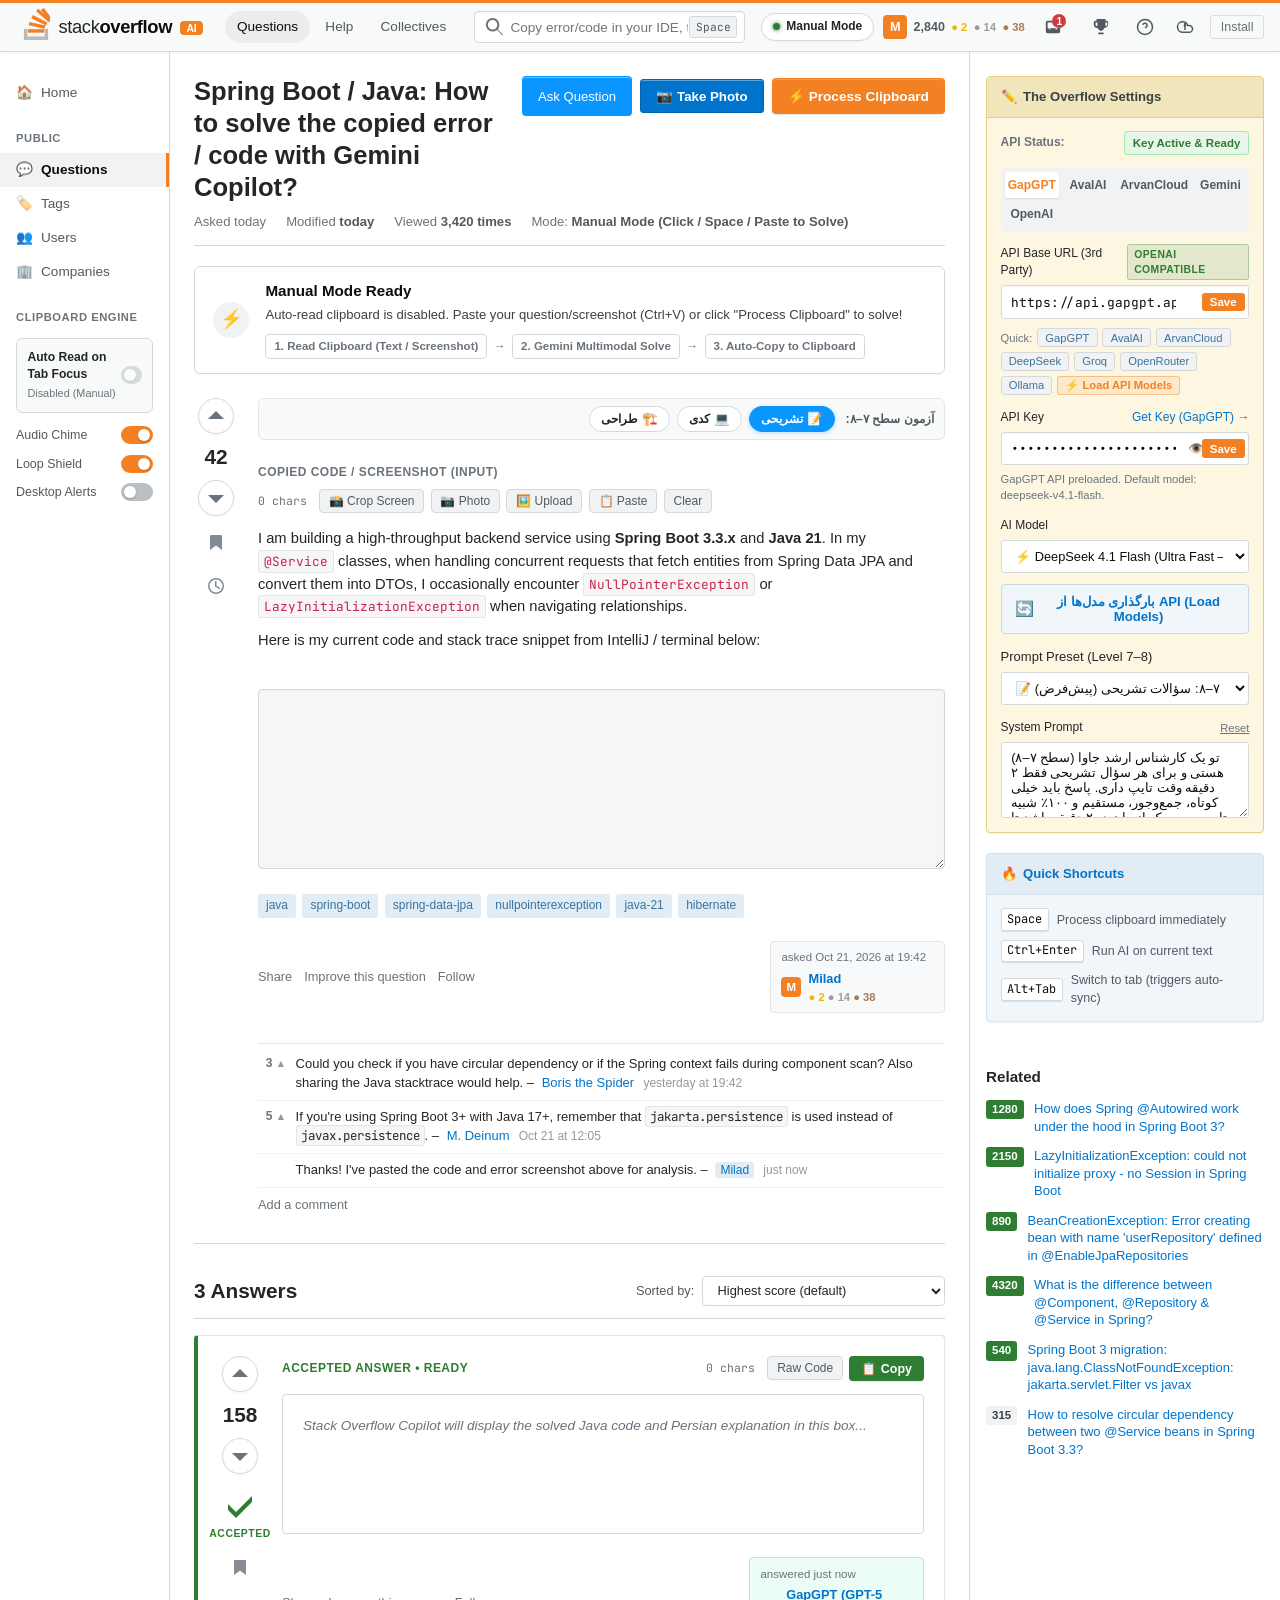
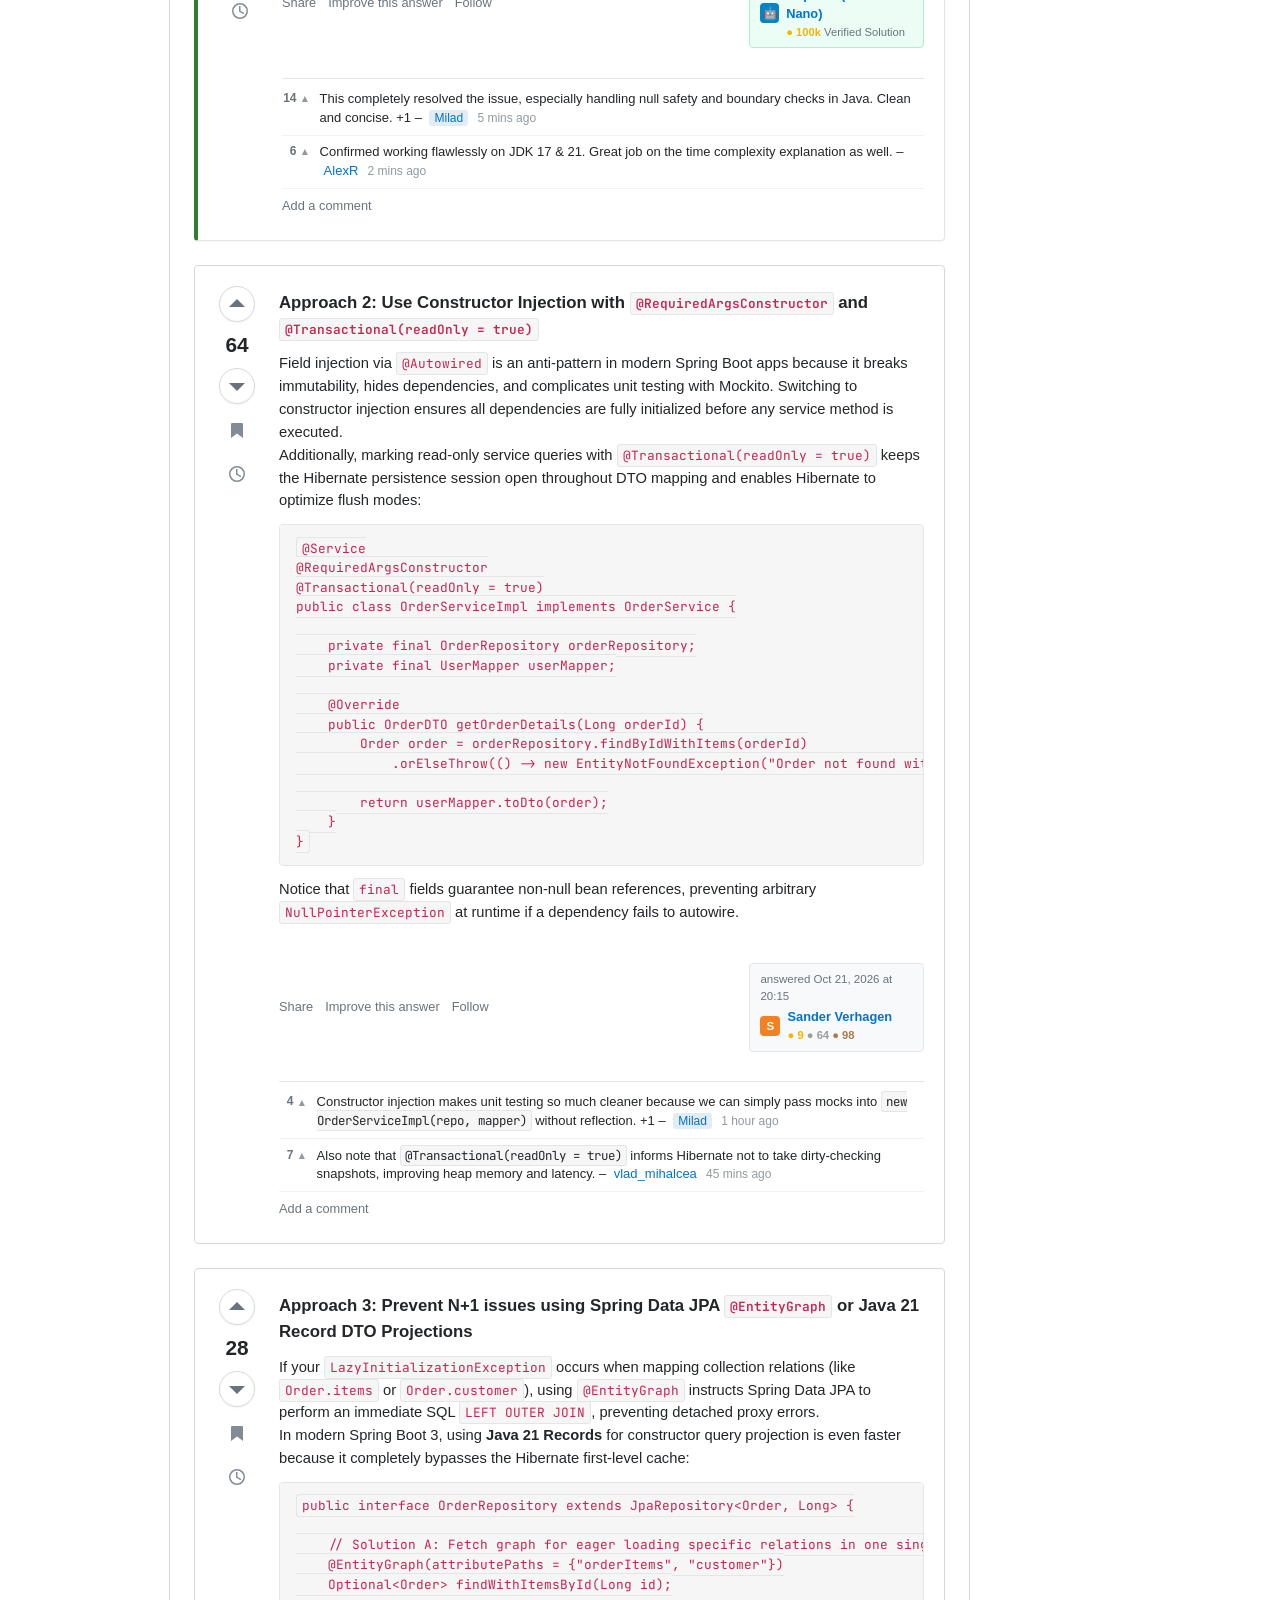
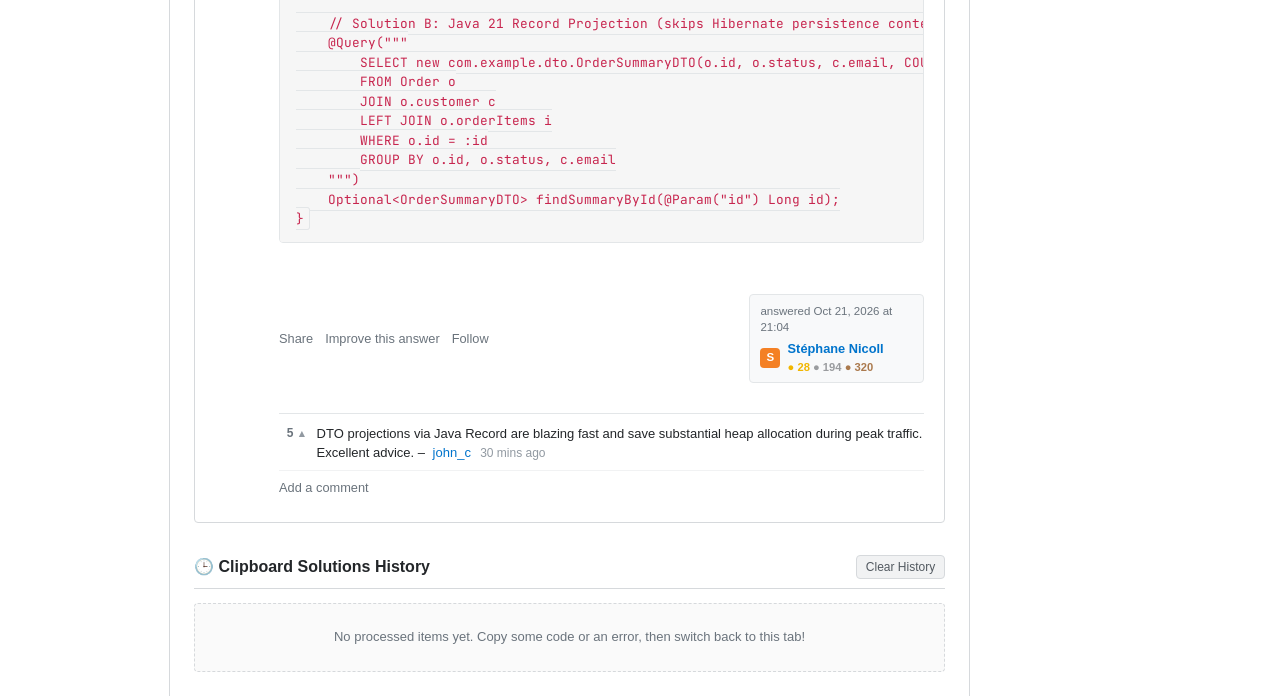
<file: extension-chrome/fullscreen.html>
<!DOCTYPE html>
<html lang="en">
<head>
  <meta charset="UTF-8">
  <meta name="viewport" content="width=device-width, initial-scale=1.0">
  <title>Stack Overflow — Instant Clipboard AI Copilot</title>
  <meta name="description" content="Stack Overflow style Clipboard Copilot: Automatically reads copied code or questions, solves them with Gemini, and copies the solution back to your clipboard.">
  <link rel="icon" type="image/svg+xml" href="favicon.svg">
  
  <!-- Fonts -->
  <link rel="preconnect" href="https://fonts.googleapis.com">
  <link rel="preconnect" href="https://fonts.gstatic.com" crossorigin>
  <link href="https://fonts.googleapis.com/css2?family=JetBrains+Mono:wght@400;500;600&family=Segoe+UI:wght@300;400;600;700&display=swap" rel="stylesheet">
  
  <link rel="stylesheet" href="css/style.css">
  <link rel="stylesheet" href="css/extension.css">
  

</head>
<body class="so-theme-light">
  <!-- Top Navigation Bar -->
  <header class="so-topbar">
    <div class="so-topbar-container">
      <!-- Stack Overflow Authentic Logo -->
      <a href="#" class="so-brand-link" title="Stack Overflow AI Copilot">
        <div class="so-logo-icon">
          <svg viewBox="0 0 32 37" width="28" height="32" fill="none">
            <path d="M26 33v-9h4v13H2V24h4v9h20z" fill="#BCBBBB"/>
            <path d="M6.5 28.5h19v-4h-19v4z" fill="#F48024"/>
            <path d="M7.5 20l18.5 4 .8-3.9-18.5-4-.8 3.9z" fill="#F48024"/>
            <path d="M10.5 11.8l17 8.5 1.8-3.6-17-8.5-1.8 3.6z" fill="#F48024"/>
            <path d="M16 3.8l14.5 12.5 2.6-3L18.6.8l-2.6 3z" fill="#F48024"/>
            <path d="M25 0l-3.3 2.3 11.5 15.2 3.3-2.3L25 0z" fill="#F48024"/>
          </svg>
        </div>
        <div class="so-brand-text">
          stack<span class="so-bold">overflow</span> <span class="so-badge-copilot">AI</span>
        </div>
      </a>

      <!-- Quick Nav Links -->
      <nav class="so-topbar-nav">
        <a href="#" class="so-nav-item active">Questions</a>
        <a href="#" class="so-nav-item">Help</a>
        <a href="#" class="so-nav-item">Collectives</a>
      </nav>

      <!-- Search / Command Box -->
      <div class="so-search-container" id="so-search-trigger">
        <svg class="so-search-svg" width="18" height="18" viewBox="0 0 18 18" fill="currentColor">
          <path d="M18 16.5l-5.1-5.1c.9-1.3 1.5-2.9 1.5-4.6A6.8 6.8 0 0 0 7.6 0 6.8 6.8 0 0 0 .8 6.8a6.8 6.8 0 0 0 6.8 6.8c1.7 0 3.3-.6 4.6-1.5l5.1 5.1 1.4-1.4zM2.8 6.8a4.8 4.8 0 0 1 4.8-4.8 4.8 4.8 0 0 1 4.8 4.8 4.8 4.8 0 0 1-4.8 4.8 4.8 4.8 0 0 1-4.8-4.8z"/>
        </svg>
        <input type="text" class="so-search-input" placeholder="Copy error/code in your IDE, then switch to this tab... (Press Space)" readonly>
        <kbd class="so-kbd">Space</kbd>
      </div>

      <!-- Topbar Actions & User Stats -->
      <div class="so-topbar-actions">
        <!-- Live Status Pill -->
        <div id="status-pill" class="status-pill status-ready" title="Monitoring clipboard on tab switch">
          <span class="status-dot"></span>
          <span id="status-pill-text">Manual Mode</span>
        </div>

        <!-- User Reputation Profile -->
        <div class="so-user-rep" title="Milad — 2,840 reputation">
          <div class="so-avatar">M</div>
          <span class="so-rep-count">2,840</span>
          <span class="badge-dot gold">● 2</span>
          <span class="badge-dot silver">● 14</span>
          <span class="badge-dot bronze">● 38</span>
        </div>

        <!-- Modern Stack Overflow Inbox -->
        <button class="so-topbar-icon-btn" title="Recent inbox messages (1 new)">
          <svg width="18" height="18" viewBox="0 0 20 20" fill="currentColor">
            <path d="M4 3a2 2 0 0 0-2 2v10a2 2 0 0 0 2 2h12a2 2 0 0 0 2-2V5a2 2 0 0 0-2-2H4zm0 2h12v5.5l-2.5 2.5H6.5L4 10.5V5zm3.5 8h5l1.5-1.5H6l1.5 1.5z"/>
          </svg>
          <span class="so-unread-dot">1</span>
        </button>

        <!-- Modern Stack Overflow Achievements -->
        <button class="so-topbar-icon-btn" title="Recent achievements (+10 rep)">
          <svg width="18" height="18" viewBox="0 0 20 20" fill="currentColor">
            <path d="M15 3h1a2 2 0 0 1 2 2v2c0 2.2-1.8 4-4 4h-.2a6 6 0 0 1-3.8 3.5V16h2a1 1 0 0 1 1 1v1H7v-1a1 1 0 0 1 1-1h2v-1.5A6 6 0 0 1 6.2 11H6a4 4 0 0 1-4-4V5c0-1.1.9-2 2-2h1V1h10v2zm1 2h-1v4h.2c1 0 1.8-.8 1.8-1.8V5zm-12 0H4v2.2C4 8.2 4.8 9 5.8 9H6V5z"/>
          </svg>
        </button>

        <button id="btn-mobile-settings" class="so-icon-btn so-mobile-only" title="API Settings & Models">
          ⚙️
        </button>

        <button id="btn-guide" class="so-icon-btn" title="How to use Stack Overflow Copilot">
          <svg width="18" height="18" viewBox="0 0 24 24" fill="none" stroke="currentColor" stroke-width="2"><circle cx="12" cy="12" r="10"/><path d="M9.09 9a3 3 0 0 1 5.83 1c0 2-3 3-3 3"/><line x1="12" y1="17" x2="12.01" y2="17"/></svg>
        </button>

        <button id="btn-deploy-info" class="so-icon-btn" title="Free Cloud Deployment Guide">
          <svg width="18" height="18" viewBox="0 0 24 24" fill="none" stroke="currentColor" stroke-width="2"><path d="M17.5 19H9a7 7 0 1 1 6.71-9h1.79a4.5 4.5 0 1 1 0 9Z"/><polyline points="13 11 12 7 11 11"/><line x1="12" y1="7" x2="12" y2="16"/></svg>
        </button>

        <button id="btn-ext-install" class="so-btn-ext-install" title="Install">
          Install
        </button>
      </div>
    </div>
  </header>

  <!-- Main Container Layout (Left Nav + Main Content + Right Sidebar) -->
  <div class="so-page-wrap">
    <!-- Left Navigation Sidebar -->
    <aside class="so-left-sidebar">
      <nav class="so-side-nav">
        <a href="#" class="so-side-link"><span class="icon">🏠</span> Home</a>
        <div class="so-side-heading">PUBLIC</div>
        <a href="#" class="so-side-link active"><span class="icon">💬</span> Questions</a>
        <a href="#" class="so-side-link"><span class="icon">🏷️</span> Tags</a>
        <a href="#" class="so-side-link"><span class="icon">👥</span> Users</a>
        <a href="#" class="so-side-link"><span class="icon">🏢</span> Companies</a>

        <div class="so-side-heading">CLIPBOARD ENGINE</div>
        <div class="so-toggle-box">
          <div class="so-toggle-row so-toggle-featured">
            <div class="so-toggle-info">
              <span class="so-toggle-title">Auto Read on Tab Focus</span>
              <span class="so-toggle-desc" id="autosync-status-label">Disabled (Safe Mode)</span>
            </div>
            <label class="switch-sm" title="Auto Read on Tab Focus is disabled">
              <input type="checkbox" id="toggle-autosync" disabled>
              <span class="slider-sm" style="opacity: 0.5; cursor: not-allowed;"></span>
            </label>
          </div>
          <div class="so-toggle-row">
            <span>Audio Chime</span>
            <label class="switch-sm">
              <input type="checkbox" id="toggle-sound" checked>
              <span class="slider-sm"></span>
            </label>
          </div>
          <div class="so-toggle-row">
            <span>Loop Shield</span>
            <label class="switch-sm">
              <input type="checkbox" id="toggle-dedup" checked>
              <span class="slider-sm"></span>
            </label>
          </div>
          <div class="so-toggle-row">
            <span>Desktop Alerts</span>
            <label class="switch-sm">
              <input type="checkbox" id="toggle-notification">
              <span class="slider-sm"></span>
            </label>
          </div>
        </div>
      </nav>
    </aside>

    <!-- Main Content Area: Question + Answer Feed -->
    <main class="so-main-column">
      <!-- Question Title Header -->
      <div class="so-question-header">
        <div class="so-title-row">
          <h1 class="so-question-title" id="live-state-title">Spring Boot / Java: How to solve the copied error / code with Gemini Copilot?</h1>
          <div class="so-header-btn-group">
            <a href="#text-input" class="so-btn-ask" id="btn-ask-question" title="Ask a new question on Stack Overflow">Ask Question</a>
            <button id="btn-camera" class="so-btn-camera" title="Take a photo with your phone's camera">
              📷 Take Photo
            </button>
            <button id="btn-manual-process" class="so-btn-primary">
              ⚡ Process Clipboard
            </button>
          </div>
          <!-- Hidden Native Mobile Camera Input -->
          <input type="file" id="camera-input" accept="image/*" capture="environment" style="display: none;">
        </div>
        <div class="so-question-meta">
          <span>Asked <time id="meta-time">today</time></span>
          <span>Modified <span class="so-highlight">today</span></span>
          <span>Viewed <span class="so-highlight">3,420 times</span></span>
          <span>Mode: <span id="meta-sync-mode" class="so-highlight">Manual Mode (Click / Paste to Solve)</span></span>
        </div>
      </div>

      <!-- Live Radar Processing Pipeline Notification -->
      <div class="so-notice-banner status-visualizer-card">
        <div class="so-notice-icon" id="radar-core">
          <span id="radar-icon">⚡</span>
        </div>
        <div class="so-notice-text">
          <strong id="live-state-subtitle">Manual Mode Ready</strong>
          <p id="live-state-desc">Auto-read clipboard is disabled by default. Paste your code or screenshot (Ctrl+V) or click "Process Clipboard" to solve!</p>
          <div class="so-pipeline-steps">
            <span class="so-step-badge" id="step-read">1. Read Clipboard (Text / Screenshot)</span>
            <span class="so-step-arrow">&rarr;</span>
            <span class="so-step-badge" id="step-ai">2. Gemini Multimodal Solve</span>
            <span class="so-step-arrow">&rarr;</span>
            <span class="so-step-badge" id="step-write">3. Auto-Copy to Clipboard</span>
          </div>
        </div>
      </div>

      <!-- Question Post Box (Input) -->
      <article class="so-post-box">
        <div class="so-vote-col">
          <button class="so-vote-btn" title="This question shows research effort; it is useful and clear">
            <svg width="18" height="18" viewBox="0 0 18 18"><path d="M1 12h16L9 4l-8 8Z" fill="currentColor"/></svg>
          </button>
          <span class="so-vote-count">42</span>
          <button class="so-vote-btn" title="This question does not show any research effort; it is unclear or not useful">
            <svg width="18" height="18" viewBox="0 0 18 18"><path d="M1 6h16l-8 8-8-8Z" fill="currentColor"/></svg>
          </button>
          <button class="so-vote-action" title="Save this question">
            <svg width="18" height="18" viewBox="0 0 18 18"><path d="m3 17 6-4.5 6 4.5V3a1 1 0 0 0-1-1H4a1 1 0 0 0-1 1v14Z" fill="currentColor"/></svg>
          </button>
          <button class="so-vote-action" title="Show activity on this post">
            <svg width="18" height="18" viewBox="0 0 18 18"><path d="M9 1a8 8 0 1 0 8 8 8 8 0 0 0-8-8Zm0 14.5a6.5 6.5 0 1 1 6.5-6.5 6.5 6.5 0 0 1-6.5 6.5ZM9.5 4H8v5.5l4.5 2.7.8-1.2-3.8-2.3V4Z" fill="currentColor"/></svg>
          </button>
        </div>

        <div class="so-post-body">
          <!-- Level 7-8 Quick Prompt Mode Switcher -->
          <div class="so-preset-quickbar" dir="rtl" aria-label="انتخاب حالت آزمون سطح ۷–۸">
            <span class="so-preset-quickbar-label">آزمون سطح ۷–۸:</span>
            <button type="button" class="so-preset-pill active" data-preset-id="l78-descriptive" title="سؤالات تشریحی سطح ۷–۸ (پیش‌فرض)">📝 تشریحی</button>
            <button type="button" class="so-preset-pill" data-preset-id="l78-coding" title="مسئله‌ی عملی و کدنویسی جاوا ۲۱ + analysis.md">💻 کدی</button>
            <button type="button" class="so-preset-pill" data-preset-id="l78-design" title="طراحی سیستم: design.md + نمودارهای C4 + ADR">🏗️ طراحی</button>
          </div>

          <div class="so-post-header-tools">
            <span class="so-label">COPIED CODE / SCREENSHOT (INPUT)</span>
            <div class="so-tools-right">
              <span id="input-stats" class="so-stats-tag">0 chars</span>
              <button id="btn-crop-screen" class="so-btn-subtle" title="کراپ اسکرین‌شات از صفحه (Ctrl+Shift+X / Ctrl+Shift+A)">📸 Crop Screen</button>
              <button id="btn-camera-inline" class="so-btn-subtle" title="Take a photo with camera">📷 Photo</button>
              <button id="btn-upload-file" class="so-btn-subtle" title="Upload screenshot / image file">🖼️ Upload</button>
              <button id="btn-paste-manual" class="so-btn-subtle" title="Paste text or screenshot">📋 Paste</button>
              <button id="btn-clear-input" class="so-btn-subtle">Clear</button>
              <input type="file" id="file-image-picker" accept="image/*" style="display: none;">
            </div>
          </div>

          <!-- Spring Boot Question Scenario Description -->
          <div class="so-question-desc">
            <p>I am building a high-throughput backend service using <strong>Spring Boot 3.3.x</strong> and <strong>Java 21</strong>. In my <code>@Service</code> classes, when handling concurrent requests that fetch entities from Spring Data JPA and convert them into DTOs, I occasionally encounter <code>NullPointerException</code> or <code>LazyInitializationException</code> when navigating relationships.</p>
            <p>Here is my current code and stack trace snippet from IntelliJ / terminal below:</p>
          </div>

          <!-- Screenshot Preview Container -->
          <div id="screenshot-preview-container" class="so-screenshot-box" style="display: none;">
            <div class="so-screenshot-header">
              <div class="so-screenshot-title">
                <span class="so-badge-screenshot" id="screenshot-badge">📸 PHOTO / SCREENSHOT</span>
                <span id="screenshot-info" class="so-screenshot-meta">image/png</span>
              </div>
              <button id="btn-remove-screenshot" class="so-btn-subtle" title="Remove screenshot">&times; Remove Image</button>
            </div>
            <div class="so-screenshot-img-wrap">
              <img id="screenshot-preview-img" class="so-screenshot-img" alt="Clipboard Screenshot Preview" />
            </div>
          </div>

          <div class="so-editor-container">
            <textarea id="text-input" class="so-code-editor" wrap="soft" placeholder=""></textarea>
          </div>

          <!-- Tags row -->
          <div class="so-tags-row">
            <span class="so-tag">java</span>
            <span class="so-tag">spring-boot</span>
            <span class="so-tag">spring-data-jpa</span>
            <span class="so-tag">nullpointerexception</span>
            <span class="so-tag">java-21</span>
            <span class="so-tag">hibernate</span>
          </div>

          <!-- Post Signature -->
          <div class="so-post-footer">
            <div class="so-actions-sub">
              <a href="#">Share</a>
              <a href="#">Improve this question</a>
              <a href="#">Follow</a>
            </div>
            <div class="so-user-card">
              <span class="so-user-time">asked Oct 21, 2026 at 19:42</span>
              <div class="so-user-info">
                <div class="so-avatar sm">M</div>
                <div>
                  <a href="#" class="so-user-name">Milad</a>
                  <div class="so-user-badges"><span class="badge-dot gold">● 2</span> <span class="badge-dot silver">● 14</span> <span class="badge-dot bronze">● 38</span></div>
                </div>
              </div>
            </div>
          </div>

          <!-- Question Comments Thread (Authentic Stack Overflow Community Discussion) -->
          <div class="so-comments-container">
            <div class="so-comment">
              <div class="so-comment-vote">
                <span class="so-comment-score">3</span>
                <button class="so-comment-up" title="Upvote comment">▲</button>
              </div>
              <div class="so-comment-text">
                Could you check if you have circular dependency or if the Spring context fails during component scan? Also sharing the Java stacktrace would help.
                – <a href="#" class="so-comment-user">Boris the Spider</a>
                <span class="so-comment-date">yesterday at 19:42</span>
              </div>
            </div>
            <div class="so-comment">
              <div class="so-comment-vote">
                <span class="so-comment-score">5</span>
                <button class="so-comment-up" title="Upvote comment">▲</button>
              </div>
              <div class="so-comment-text">
                If you're using Spring Boot 3+ with Java 17+, remember that <code>jakarta.persistence</code> is used instead of <code>javax.persistence</code>.
                – <a href="#" class="so-comment-user">M. Deinum</a>
                <span class="so-comment-date">Oct 21 at 12:05</span>
              </div>
            </div>
            <div class="so-comment">
              <div class="so-comment-vote"></div>
              <div class="so-comment-text">
                Thanks! I've pasted the code and error screenshot above for analysis.
                – <a href="#" class="so-comment-user so-comment-op">Milad</a>
                <span class="so-comment-date">just now</span>
              </div>
            </div>
            <div class="so-add-comment-wrap">
              <a href="#text-input" class="so-add-comment-link">Add a comment</a>
            </div>
          </div>
        </div>
      </article>

      <!-- Answer Section Header -->
      <div class="so-answers-header">
        <h2 class="so-answers-title">3 Answers</h2>
        <div class="so-answers-sort-row">
          <span>Sorted by:</span>
          <select class="so-sort-select" title="Sort answers">
            <option>Highest score (default)</option>
            <option>Trending (recent votes count more)</option>
            <option>Date modified (newest first)</option>
            <option>Date created (oldest first)</option>
          </select>
        </div>
      </div>

      <!-- Answer Post Box (Output / Solved) -->
      <article class="so-post-box so-accepted-answer" id="accepted-answer-box">
        <div class="so-vote-col">
          <button class="so-vote-btn" title="This answer is useful">
            <svg width="18" height="18" viewBox="0 0 18 18"><path d="M1 12h16L9 4l-8 8Z" fill="currentColor"/></svg>
          </button>
          <span class="so-vote-count">158</span>
          <button class="so-vote-btn" title="This answer is not useful">
            <svg width="18" height="18" viewBox="0 0 18 18"><path d="M1 6h16l-8 8-8-8Z" fill="currentColor"/></svg>
          </button>
          
          <!-- Stack Overflow Big Green Accepted Checkmark -->
          <div class="so-accepted-check" title="Accepted Solution">
            <svg width="36" height="36" viewBox="0 0 36 36" fill="#2e7d32">
              <path d="M6 14l8 8L30 6v6L14 28l-8-8z"/>
            </svg>
            <span class="so-accepted-text" id="accepted-check-text">ACCEPTED</span>
          </div>

          <button class="so-vote-action" title="Save this answer">
            <svg width="18" height="18" viewBox="0 0 18 18"><path d="m3 17 6-4.5 6 4.5V3a1 1 0 0 0-1-1H4a1 1 0 0 0-1 1v14Z" fill="currentColor"/></svg>
          </button>
          <button class="so-vote-action" title="Show activity on this post">
            <svg width="18" height="18" viewBox="0 0 18 18"><path d="M9 1a8 8 0 1 0 8 8 8 8 0 0 0-8-8Zm0 14.5a6.5 6.5 0 1 1 6.5-6.5 6.5 6.5 0 0 1-6.5 6.5ZM9.5 4H8v5.5l4.5 2.7.8-1.2-3.8-2.3V4Z" fill="currentColor"/></svg>
          </button>
        </div>

        <div class="so-post-body">
          <div class="so-post-header-tools">
            <span class="so-label so-label-green" id="accepted-label">ACCEPTED ANSWER &bull; READY</span>
            <div class="so-tools-right">
              <span id="output-stats" class="so-stats-tag">0 chars</span>
              <button id="btn-toggle-raw" class="so-btn-subtle" title="Toggle between formatted card and raw text">Raw Code</button>
              <button id="btn-copy-output" class="so-btn-green" title="Copy answer to clipboard">
                📋 Copy
              </button>
            </div>
          </div>

          <div class="so-editor-container">
            <!-- Formatted Solution Card (Persian Explanation + Java Code) -->
            <div id="solution-render-box" class="so-solution-render-box">
              <div id="solution-render-content" class="so-solution-render-content">
                <p class="so-placeholder-text">Stack Overflow Copilot will display the solved Java code and Persian explanation in this box...</p>
              </div>
            </div>

            <!-- Raw Textarea (hidden by default, toggleable) -->
            <textarea id="text-output" class="so-code-editor so-output-editor" wrap="soft" style="display: none;" readonly placeholder="Stack Overflow Copilot will place the resolved code and explanation here..."></textarea>
          </div>

          <!-- Answer Footer -->
          <div class="so-post-footer">
            <div class="so-actions-sub">
              <a href="#">Share</a>
              <a href="#">Improve this answer</a>
              <a href="#">Follow</a>
            </div>
            <div class="so-user-card so-answered-card">
              <span class="so-user-time">answered just now</span>
              <div class="so-user-info">
                <div class="so-avatar sm bot">🤖</div>
                <div>
                  <a href="#" class="so-user-name">GapGPT (GPT-5 Nano)</a>
                  <div class="so-user-badges"><span class="badge-dot gold">● 100k</span> Verified Solution</div>
                </div>
              </div>
            </div>
          </div>

          <!-- Answer Comments Thread (Authentic Stack Overflow Community Discussion) -->
          <div class="so-comments-container">
            <div class="so-comment">
              <div class="so-comment-vote">
                <span class="so-comment-score">14</span>
                <button class="so-comment-up" title="Upvote comment">▲</button>
              </div>
              <div class="so-comment-text">
                This completely resolved the issue, especially handling null safety and boundary checks in Java. Clean and concise. +1
                – <a href="#" class="so-comment-user so-comment-op">Milad</a>
                <span class="so-comment-date">5 mins ago</span>
              </div>
            </div>
            <div class="so-comment">
              <div class="so-comment-vote">
                <span class="so-comment-score">6</span>
                <button class="so-comment-up" title="Upvote comment">▲</button>
              </div>
              <div class="so-comment-text">
                Confirmed working flawlessly on JDK 17 &amp; 21. Great job on the time complexity explanation as well.
                – <a href="#" class="so-comment-user">AlexR</a>
                <span class="so-comment-date">2 mins ago</span>
              </div>
            </div>
            <div class="so-add-comment-wrap">
              <a href="#text-output" class="so-add-comment-link">Add a comment</a>
            </div>
          </div>
        </div>
      </article>

      <!-- Community Answer 2: Constructor Injection & Transaction Management -->
      <article class="so-post-box so-community-answer">
        <div class="so-vote-col">
          <button class="so-vote-btn" title="This answer is useful">
            <svg width="18" height="18" viewBox="0 0 18 18"><path d="M1 12h16L9 4l-8 8Z" fill="currentColor"/></svg>
          </button>
          <span class="so-vote-count">64</span>
          <button class="so-vote-btn" title="This answer is not useful">
            <svg width="18" height="18" viewBox="0 0 18 18"><path d="M1 6h16l-8 8-8-8Z" fill="currentColor"/></svg>
          </button>
          <button class="so-vote-action" title="Save this answer">
            <svg width="18" height="18" viewBox="0 0 18 18"><path d="m3 17 6-4.5 6 4.5V3a1 1 0 0 0-1-1H4a1 1 0 0 0-1 1v14Z" fill="currentColor"/></svg>
          </button>
          <button class="so-vote-action" title="Show activity on this post">
            <svg width="18" height="18" viewBox="0 0 18 18"><path d="M9 1a8 8 0 1 0 8 8 8 8 0 0 0-8-8Zm0 14.5a6.5 6.5 0 1 1 6.5-6.5 6.5 6.5 0 0 1-6.5 6.5ZM9.5 4H8v5.5l4.5 2.7.8-1.2-3.8-2.3V4Z" fill="currentColor"/></svg>
          </button>
        </div>

        <div class="so-post-body">
          <div class="so-answer-text">
            <h3>Approach 2: Use Constructor Injection with <code>@RequiredArgsConstructor</code> and <code>@Transactional(readOnly = true)</code></h3>
            <p>Field injection via <code>@Autowired</code> is an anti-pattern in modern Spring Boot apps because it breaks immutability, hides dependencies, and complicates unit testing with Mockito. Switching to constructor injection ensures all dependencies are fully initialized before any service method is executed.</p>
            <p>Additionally, marking read-only service queries with <code>@Transactional(readOnly = true)</code> keeps the Hibernate persistence session open throughout DTO mapping and enables Hibernate to optimize flush modes:</p>
            <pre><code>@Service
@RequiredArgsConstructor
@Transactional(readOnly = true)
public class OrderServiceImpl implements OrderService {

    private final OrderRepository orderRepository;
    private final UserMapper userMapper;

    @Override
    public OrderDTO getOrderDetails(Long orderId) {
        Order order = orderRepository.findByIdWithItems(orderId)
            .orElseThrow(() -> new EntityNotFoundException("Order not found with id: " + orderId));

        return userMapper.toDto(order);
    }
}</code></pre>
            <p>Notice that <code>final</code> fields guarantee non-null bean references, preventing arbitrary <code>NullPointerException</code> at runtime if a dependency fails to autowire.</p>
          </div>

          <!-- Post Footer -->
          <div class="so-post-footer">
            <div class="so-actions-sub">
              <a href="#">Share</a>
              <a href="#">Improve this answer</a>
              <a href="#">Follow</a>
            </div>
            <div class="so-user-card">
              <span class="so-user-time">answered Oct 21, 2026 at 20:15</span>
              <div class="so-user-info">
                <div class="so-avatar sm">S</div>
                <div>
                  <a href="#" class="so-user-name">Sander Verhagen</a>
                  <div class="so-user-badges"><span class="badge-dot gold">● 9</span> <span class="badge-dot silver">● 64</span> <span class="badge-dot bronze">● 98</span></div>
                </div>
              </div>
            </div>
          </div>

          <!-- Comments on Answer 2 -->
          <div class="so-comments-container">
            <div class="so-comment">
              <div class="so-comment-vote">
                <span class="so-comment-score">4</span>
                <button class="so-comment-up" title="Upvote comment">▲</button>
              </div>
              <div class="so-comment-text">
                Constructor injection makes unit testing so much cleaner because we can simply pass mocks into <code>new OrderServiceImpl(repo, mapper)</code> without reflection. +1
                – <a href="#" class="so-comment-user so-comment-op">Milad</a>
                <span class="so-comment-date">1 hour ago</span>
              </div>
            </div>
            <div class="so-comment">
              <div class="so-comment-vote">
                <span class="so-comment-score">7</span>
                <button class="so-comment-up" title="Upvote comment">▲</button>
              </div>
              <div class="so-comment-text">
                Also note that <code>@Transactional(readOnly = true)</code> informs Hibernate not to take dirty-checking snapshots, improving heap memory and latency.
                – <a href="#" class="so-comment-user">vlad_mihalcea</a>
                <span class="so-comment-date">45 mins ago</span>
              </div>
            </div>
            <div class="so-add-comment-wrap">
              <a href="#" class="so-add-comment-link">Add a comment</a>
            </div>
          </div>
        </div>
      </article>

      <!-- Community Answer 3: Spring Data JPA EntityGraph & Record Projections -->
      <article class="so-post-box so-community-answer">
        <div class="so-vote-col">
          <button class="so-vote-btn" title="This answer is useful">
            <svg width="18" height="18" viewBox="0 0 18 18"><path d="M1 12h16L9 4l-8 8Z" fill="currentColor"/></svg>
          </button>
          <span class="so-vote-count">28</span>
          <button class="so-vote-btn" title="This answer is not useful">
            <svg width="18" height="18" viewBox="0 0 18 18"><path d="M1 6h16l-8 8-8-8Z" fill="currentColor"/></svg>
          </button>
          <button class="so-vote-action" title="Save this answer">
            <svg width="18" height="18" viewBox="0 0 18 18"><path d="m3 17 6-4.5 6 4.5V3a1 1 0 0 0-1-1H4a1 1 0 0 0-1 1v14Z" fill="currentColor"/></svg>
          </button>
          <button class="so-vote-action" title="Show activity on this post">
            <svg width="18" height="18" viewBox="0 0 18 18"><path d="M9 1a8 8 0 1 0 8 8 8 8 0 0 0-8-8Zm0 14.5a6.5 6.5 0 1 1 6.5-6.5 6.5 6.5 0 0 1-6.5 6.5ZM9.5 4H8v5.5l4.5 2.7.8-1.2-3.8-2.3V4Z" fill="currentColor"/></svg>
          </button>
        </div>

        <div class="so-post-body">
          <div class="so-answer-text">
            <h3>Approach 3: Prevent N+1 issues using Spring Data JPA <code>@EntityGraph</code> or Java 21 Record DTO Projections</h3>
            <p>If your <code>LazyInitializationException</code> occurs when mapping collection relations (like <code>Order.items</code> or <code>Order.customer</code>), using <code>@EntityGraph</code> instructs Spring Data JPA to perform an immediate SQL <code>LEFT OUTER JOIN</code>, preventing detached proxy errors.</p>
            <p>In modern Spring Boot 3, using <strong>Java 21 Records</strong> for constructor query projection is even faster because it completely bypasses the Hibernate first-level cache:</p>
            <pre><code>public interface OrderRepository extends JpaRepository&lt;Order, Long&gt; {

    // Solution A: Fetch graph for eager loading specific relations in one single query
    @EntityGraph(attributePaths = {"orderItems", "customer"})
    Optional&lt;Order&gt; findWithItemsById(Long id);

    // Solution B: Java 21 Record Projection (skips Hibernate persistence context)
    @Query("""
        SELECT new com.example.dto.OrderSummaryDTO(o.id, o.status, c.email, COUNT(i.id))
        FROM Order o
        JOIN o.customer c
        LEFT JOIN o.orderItems i
        WHERE o.id = :id
        GROUP BY o.id, o.status, c.email
    """)
    Optional&lt;OrderSummaryDTO&gt; findSummaryById(@Param("id") Long id);
}</code></pre>
          </div>

          <!-- Post Footer -->
          <div class="so-post-footer">
            <div class="so-actions-sub">
              <a href="#">Share</a>
              <a href="#">Improve this answer</a>
              <a href="#">Follow</a>
            </div>
            <div class="so-user-card">
              <span class="so-user-time">answered Oct 21, 2026 at 21:04</span>
              <div class="so-user-info">
                <div class="so-avatar sm">S</div>
                <div>
                  <a href="#" class="so-user-name">Stéphane Nicoll</a>
                  <div class="so-user-badges"><span class="badge-dot gold">● 28</span> <span class="badge-dot silver">● 194</span> <span class="badge-dot bronze">● 320</span></div>
                </div>
              </div>
            </div>
          </div>

          <!-- Comments on Answer 3 -->
          <div class="so-comments-container">
            <div class="so-comment">
              <div class="so-comment-vote">
                <span class="so-comment-score">5</span>
                <button class="so-comment-up" title="Upvote comment">▲</button>
              </div>
              <div class="so-comment-text">
                DTO projections via Java Record are blazing fast and save substantial heap allocation during peak traffic. Excellent advice.
                – <a href="#" class="so-comment-user">john_c</a>
                <span class="so-comment-date">30 mins ago</span>
              </div>
            </div>
            <div class="so-add-comment-wrap">
              <a href="#" class="so-add-comment-link">Add a comment</a>
            </div>
          </div>
        </div>
      </article>

      <!-- Bottom History Section -->
      <div class="so-history-section">
        <div class="so-history-header">
          <h3>🕒 Clipboard Solutions History</h3>
          <button id="btn-clear-history" class="so-btn-subtle">Clear History</button>
        </div>
        <div class="so-history-list" id="history-list">
          <div class="empty-history" id="empty-history-placeholder">
            <p>No processed items yet. Copy some code or an error, then switch back to this tab!</p>
          </div>
        </div>
      </div>
    </main>

    <!-- Right Sidebar (The Overflow Blog & AI Settings) -->
    <aside class="so-right-sidebar">
      <!-- Mobile Drawer Close Header -->
      <div class="so-sidebar-mobile-header">
        <div class="so-sidebar-mobile-title">
          <span class="icon">⚙️</span>
          <span>تنظیمات و کلیدهای هوش مصنوعی</span>
        </div>
        <button id="btn-close-sidebar" class="modal-close" title="Close settings" aria-label="Close">&times;</button>
      </div>

      <!-- "The Overflow Config" Box -->
      <div class="so-widget-box">
        <div class="so-widget-header">
          <span class="icon">✏️</span> The Overflow Settings
        </div>
        <div class="so-widget-body">
          <!-- Key Status Badge -->
          <div class="so-config-row">
            <span class="so-label-sm">API Status:</span>
            <span id="key-status-badge" class="so-status-badge success">Key Active &amp; Ready</span>
          </div>

          <!-- Provider Tabs -->
          <div class="so-provider-tabs">
            <button class="so-tab-btn active" data-provider="custom_openai">GapGPT</button>
            <button class="so-tab-btn" data-provider="avalai">AvalAI</button>
            <button class="so-tab-btn" data-provider="arvancloud">ArvanCloud</button>
            <button class="so-tab-btn" data-provider="gemini">Gemini</button>
            <button class="so-tab-btn" data-provider="openai">OpenAI</button>
          </div>

          <!-- 3rd Party API Base URL Input -->
          <div class="so-form-group" id="api-url-group">
            <div class="so-form-label-row">
              <label for="api-url-input">API Base URL (3rd Party)</label>
              <span class="so-pill-failover">OpenAI Compatible</span>
            </div>
            <div class="so-input-wrapper">
              <input type="text" id="api-url-input" value="https://api.gapgpt.app/v1" placeholder="https://api.gapgpt.app/v1">
              <button id="btn-save-url" class="so-btn-save-inside">Save</button>
            </div>
            <div class="so-url-presets">
              <span class="so-hint-text">Quick:</span>
              <button type="button" class="so-chip-btn" data-preset-url="https://api.gapgpt.app/v1" data-preset-model="deepseek-v4.1-flash">GapGPT</button>
              <button type="button" class="so-chip-btn" data-preset-url="https://api.avalai.ir/v1" data-preset-model="deepseek-v4.1-flash">AvalAI</button>
              <button type="button" class="so-chip-btn" data-preset-url="https://api.arvancloudai.ir/v1" data-preset-model="DeepSeek-V4.1-Flash">ArvanCloud</button>
              <button type="button" class="so-chip-btn" data-preset-url="https://api.deepseek.com/v1" data-preset-model="deepseek-chat">DeepSeek</button>
              <button type="button" class="so-chip-btn" data-preset-url="https://api.groq.com/openai/v1" data-preset-model="llama-3.3-70b-versatile">Groq</button>
              <button type="button" class="so-chip-btn" data-preset-url="https://openrouter.ai/api/v1" data-preset-model="deepseek/deepseek-chat">OpenRouter</button>
              <button type="button" class="so-chip-btn" data-preset-url="http://localhost:11434/v1" data-preset-model="llama3.2">Ollama</button>
              <button type="button" id="btn-fetch-models-quick" class="so-chip-btn so-chip-highlight" title="Fetch available models from this API endpoint">⚡ Load API Models</button>
            </div>
          </div>

          <!-- Primary API Key (Key 1) -->
          <div class="so-form-group">
            <div class="so-form-label-row">
              <label for="api-key-input">API Key</label>
              <a id="get-key-link" href="https://gapgpt.app" target="_blank" rel="noopener">Get Key &rarr;</a>
            </div>
            <div class="so-input-wrapper">
              <input type="password" id="api-key-input" value="sk-F4T2AxOQw9HcnrUBdfsbTF7Fsu5JZelWBjBRhBkeNxpSLsNX" placeholder="Primary API key...">
              <button id="btn-toggle-key" class="so-btn-icon-inside" title="Toggle key visibility">👁️</button>
              <button id="btn-save-key" class="so-btn-save-inside">Save</button>
            </div>
            <p class="so-hint-text" id="key-hint">GapGPT API preloaded. Default model: deepseek-v4.1-flash.</p>
          </div>

          <!-- Backup API Key (Key 2) for Rate Limit Failover -->
          <div class="so-form-group" id="backup-key-group" style="display: none;">
            <div class="so-form-label-row">
              <label for="api-key-backup-input">Key #2 (Backup / Limit Failover)</label>
              <span class="so-pill-failover">Auto-Fallback</span>
            </div>
            <div class="so-input-wrapper">
              <input type="password" id="api-key-backup-input" value="AQ.Ab8RN6Jug5V9Cks3DuZ_xNKI-o-GHsdorIO5zL4Usn3fFo0Geg" placeholder="Paste 2nd Gemini key for quota backup...">
              <button id="btn-toggle-backup-key" class="so-btn-icon-inside" title="Toggle key visibility">👁️</button>
              <button id="btn-save-backup-key" class="so-btn-save-inside">Save</button>
            </div>
            <p class="so-hint-text">If Key #1 hits rate limits (429/quota), Key #2 will be used instantly!</p>
          </div>

          <!-- Model Selection -->
          <div class="so-form-group" id="model-select-group">
            <div class="so-form-label-row">
              <label for="model-select">AI Model</label>
              <span id="model-count-badge" class="so-model-count-badge" style="display: none;"></span>
            </div>
            <select id="model-select" class="so-select">
              <option value="deepseek-v4.1-flash" selected>⚡ DeepSeek 4.1 Flash (Ultra Fast — Default)</option>
              <option value="gpt-5-nano">gpt-5-nano</option>
              <option value="gemini-2.5-flash">Gemini 2.5 Flash</option>
              <option value="gemini-3.8-flash">Gemini 3.8 Flash</option>
              <option value="deepseek-chat">deepseek-chat</option>
              <option value="llama-3.3-70b-versatile">llama-3.3-70b-versatile</option>
            </select>
            <button type="button" id="btn-fetch-models" class="so-btn-fetch-dedicated" title="Fetch and refresh available models directly from this API endpoint">
              <span class="btn-icon">🔄</span>
              <span class="btn-text">بارگذاری مدل‌ها از API (Load Models)</span>
            </button>
          </div>

          <!-- Custom Model Name Input -->
          <div class="so-form-group" id="custom-model-group" style="display: none;">
            <label for="custom-model-input">Custom Model Name</label>
            <div class="so-input-wrapper">
              <input type="text" id="custom-model-input" placeholder="e.g. deepseek/deepseek-chat or llama-3.3-70b-versatile">
              <button id="btn-save-custom-model" class="so-btn-save-inside">Save</button>
            </div>
          </div>

          <!-- Preset Selection -->
          <div class="so-form-group">
            <label for="preset-select">Prompt Preset (Level 7–8)</label>
            <select id="preset-select" class="so-select">
              <option value="l78-descriptive" selected>📝 سطح ۷–۸: سؤالات تشریحی (پیش‌فرض)</option>
              <option value="l78-coding">💻 سطح ۷–۸: سؤالات عملی و کدی (Java 21 + analysis.md)</option>
              <option value="l78-design">🏗️ سطح ۷–۸: سؤالات طراحی سیستم (design.md + C4 + ADR)</option>
            </select>
          </div>

          <!-- Custom Prompt Textarea -->
          <div class="so-form-group" id="custom-prompt-container">
            <div class="so-form-label-row">
              <label for="system-prompt">System Prompt</label>
              <button id="btn-reset-prompt" class="so-btn-text">Reset</button>
            </div>
            <textarea id="system-prompt" class="so-textarea" rows="4">تو یک کارشناس ارشد جاوا (سطح ۷–۸) هستی و برای هر سؤال تشریحی فقط ۲ دقیقه وقت تایپ داری. پاسخ باید خیلی کوتاه، جمع‌وجور، مستقیم و ۱۰۰٪ شبیه تایپ سریع یک انسان در ۲ دقیقه باشد تا به هیچ وجه طولانی یا شبیه AI نباشد. مطلقاً سلام، مقدمه، توضیح اضافه یا جمع‌بندی ننویس.

قانون سخت حجم (خط قرمز ۲ دقیقه):
- برای هر سؤال فقط **۱ پاراگراف کوتاه** با **حداکثر ۳ تا ۴ جمله‌ی فشرده (حدود ۵۰ تا ۸۵ کلمه / ۳ تا ۴ خط)** بنویس. هرگز بیشتر از ۴ جمله یا بیش از ۱ پاراگراف نشود و اصلاً لفتش نده.

در همین ۳ تا ۴ جمله‌ی کوتاه، این ۴ نکته را فشرده و پیوسته جا بده:
۱. جمله‌ی اول: ریشه‌ی مشکل یا ریسک اصلی دقیقاً در همین سناریو.
۲. جمله‌ی دوم و سوم: راه‌حل عملی همراه با مقایسه‌ی خیلی کوتاه با یک جایگزین، مهم‌ترین حالت شکست (مثل Split Brain/Fencing Token، Hot Key، Noisy Neighbor، Race Condition، Failover، High Cardinality) و بده‌بستان اصلی (تأخیر/هزینه/پیچیدگی). در عیب‌یابی فقط گام کم‌سربار در تولید (متریک، JFR/Flame Graph) بگو و کار مخرب مثل Heap Dump وسط پیک نگو.
۳. جمله‌ی آخر: کوتاه بگو با چه متریک یا آزمونی (P99، Lag، Canary، Fault Injection، تست هم‌زمانی) نتیجه‌اش را می‌سنجی.

قوانین غیرقابل‌تشخیص بودن از AI:
- فقط متن ساده: هیچ **بولد**، هیچ بولت‌پوینت، هیچ شماره‌گذاری، هیچ ایموجی، هیچ خط تیره‌ی بلند (— یا –) و هیچ تیتری داخل پاسخ نیاور.
- لحن کاملاً مستقیم، ساده و اول‌شخص دولوپری باشد («اول چک می‌کنم...»، «مشکل این است که...»، «به جایش...»، «هزینه‌اش این است که...»).
- اکیداً از این کلمات لو‌دهنده‌ی AI و ترجمه‌زدگی دوری کن: «در دنیای واقعی»، «بسیار حیاتی است»، «نقش کلیدی»، «رویکرد جامع»، «تضمین می‌کند»، «چالش‌های متعددی»، «از یک سو ... از سوی دیگر»، «شایان ذکر است»، «در واقع»، «به طور کلی»، «در نهایت»، «جمع‌بندی»، «می‌باشد»، «گردید/می‌گردد»، «به منظور»، «توسط ... انجام می‌شود»، «مورد استفاده قرار می‌گیرد»، «اقدام به ... نمودن».
- اصطلاحات فنی به انگلیسی بمانند (Circuit Breaker، Outbox، Fencing Token، JFR، P99، SLO، RLS) و پسوند فارسی بدون فاصله بچسبد (Threadها، APIهای).
- اگر چند سؤال در ورودی است، هرکدام را جدا با شماره‌ی خودش (مثل q1، q2 یا سوال ۱، سوال ۲) و هرکدام در همان سقف ۳ تا ۴ جمله جواب بده.</textarea>
          </div>

          <!-- Done / Close Button on Mobile -->
          <button type="button" id="btn-done-sidebar" class="so-btn-done-sidebar so-mobile-only">
            ✔️ بستن و ذخیره تنظیمات (Done)
          </button>
        </div>
      </div>

      <!-- Hot Network Questions Box -->
      <div class="so-widget-box so-widget-blue">
        <div class="so-widget-header">
          <span class="icon">🔥</span> Quick Shortcuts
        </div>
        <div class="so-widget-body so-shortcuts-list">
          <div class="so-shortcut-item">
            <kbd>Space</kbd> <span>Process clipboard immediately</span>
          </div>
          <div class="so-shortcut-item">
            <kbd>Ctrl+Enter</kbd> <span>Run AI on current text</span>
          </div>
          <div class="so-shortcut-item">
            <kbd>Alt+Tab</kbd> <span>Switch to tab (triggers auto-sync)</span>
          </div>
        </div>
      </div>

      <!-- Related Questions Widget -->
      <div class="so-related-widget">
        <h4 class="so-related-heading">Related</h4>
        <div class="so-related-list">
          <div class="so-related-item">
            <span class="so-related-score answered">1280</span>
            <a href="#related-1" class="so-related-link">How does Spring @Autowired work under the hood in Spring Boot 3?</a>
          </div>
          <div class="so-related-item">
            <span class="so-related-score answered">2150</span>
            <a href="#related-2" class="so-related-link">LazyInitializationException: could not initialize proxy - no Session in Spring Boot</a>
          </div>
          <div class="so-related-item">
            <span class="so-related-score answered">890</span>
            <a href="#related-3" class="so-related-link">BeanCreationException: Error creating bean with name 'userRepository' defined in @EnableJpaRepositories</a>
          </div>
          <div class="so-related-item">
            <span class="so-related-score answered">4320</span>
            <a href="#related-4" class="so-related-link">What is the difference between @Component, @Repository &amp; @Service in Spring?</a>
          </div>
          <div class="so-related-item">
            <span class="so-related-score answered">540</span>
            <a href="#related-5" class="so-related-link">Spring Boot 3 migration: java.lang.ClassNotFoundException: jakarta.servlet.Filter vs javax</a>
          </div>
          <div class="so-related-item">
            <span class="so-related-score">315</span>
            <a href="#related-6" class="so-related-link">How to resolve circular dependency between two @Service beans in Spring Boot 3.3?</a>
          </div>
        </div>
      </div>
    </aside>
  </div>

  <!-- Modals -->
  <!-- Guide Modal -->
  <div class="modal-backdrop" id="modal-guide">
    <div class="so-modal">
      <div class="so-modal-header">
        <h2>🚀 How to Use Stack Overflow Copilot</h2>
        <button class="modal-close" data-close="modal-guide">&times;</button>
      </div>
      <div class="so-modal-body">
        <div class="so-step-row">
          <div class="so-step-digit">1</div>
          <div>
            <h4>Preloaded Gemini 3.8 Flash Key</h4>
            <p>Your default Google Gemini API key is already configured and verified for <strong>Gemini 3.8 Flash</strong> and <strong>Gemini Pro</strong>.</p>
          </div>
        </div>
        <div class="so-step-row">
          <div class="so-step-digit">2</div>
          <div>
            <h4>Copy Code or Errors Anywhere</h4>
            <p>Copy (<kbd>Ctrl+C</kbd>) any bug, error trace, or coding question in your editor or terminal.</p>
          </div>
        </div>
        <div class="so-step-row">
          <div class="so-step-digit">3</div>
          <div>
            <h4>Switch to this Tab</h4>
            <p>Switch back to this browser tab. Stack Overflow Copilot automatically reads your clipboard, runs Gemini, and writes the solved answer directly back to your clipboard!</p>
          </div>
        </div>
        <div class="so-step-row">
          <div class="so-step-digit">4</div>
          <div>
            <h4>Paste in your IDE</h4>
            <p>Switch back to your project and press <kbd>Ctrl+V</kbd>. The solution is already there!</p>
          </div>
        </div>
      </div>
      <div class="so-modal-footer">
        <button class="so-btn-primary" data-close="modal-guide">Got it, Let's Go!</button>
      </div>
    </div>
  </div>

  <!-- Free Cloud Deployment Modal -->
  <div class="modal-backdrop" id="modal-deploy">
    <div class="so-modal">
      <div class="so-modal-header">
        <h2>☁️ Deploy Stack Overflow Copilot for Free</h2>
        <button class="modal-close" data-close="modal-deploy">&times;</button>
      </div>
      <div class="so-modal-body">
        <p>Deploy for <strong>100% free forever</strong> on Google Cloud Run (Always Free Tier gives 2 million requests/month):</p>
        <div class="so-code-snippet">
          <code>gcloud run deploy stackoverflow --source . --region us-central1 --allow-unauthenticated</code>
        </div>
      </div>
      <div class="so-modal-footer">
        <button class="so-btn-primary" data-close="modal-deploy">Close</button>
      </div>
    </div>
  </div>

  <!-- No-Flash Extension & Bookmarklet Modal -->
  <div class="modal-backdrop" id="modal-ext-install">
    <div class="so-modal" style="max-width: 640px;">
      <div class="so-modal-header">
        <h2>⚡ نصب و استفاده در هر سیستمی (بدون نیاز به فلش)</h2>
        <button class="modal-close" data-close="modal-ext-install">&times;</button>
      </div>
      <div class="so-modal-body" style="direction: rtl; text-align: right; font-family: inherit;">
        
        <!-- Section 1: Magic Bookmarklet (Zero Install) -->
        <div style="background: rgba(26, 115, 232, 0.08); border: 1.5px solid #1a73e8; border-radius: 8px; padding: 14px 16px; margin-bottom: 16px;">
          <h4 style="color: #1a73e8; margin: 0 0 8px 0; display: flex; align-items: center; gap: 8px; font-size: 15px;">
            <span>⭐ روش اول (شاهکار بوکمارک - بدون دانلود، بدون نصب فایل و بدون فلش)</span>
          </h4>
          <p style="font-size: 13px; line-height: 1.6; margin: 0 0 12px 0; color: var(--so-text-main);">
            این روش روی تمام سیستم‌های دانشگاهی، آزمون‌ها و لپ‌تاپ‌ها حتی با بسته بودن Developer Mode کار می‌کند! دکمه زیر را با ماوس بکشید و روی نوار بوکمارک بالای مرورگر (Bookmarks Bar - کلید <code>Ctrl+Shift+B</code>) رها کنید:
          </p>
          <div style="display: flex; gap: 10px; align-items: center; flex-wrap: wrap;">
            <a id="bm-drag-btn" href="#" class="so-bookmarklet-link" title="این دکمه را با ماوس بکشید توی نوار بالای مرورگر (Bookmarks Bar)">
              <svg width="16" height="16" viewBox="0 0 48 48" style="vertical-align: middle; margin-left: 4px;"><path fill="#1a73e8" d="M40 4H8C5.79 4 4 5.79 4 8v32c0 2.21 1.79 4 4 4h32c2.21 0 4-1.79 4-4V8c0-2.21-1.79-4-4-4z"/><path fill="#e8eaed" d="M22 22h18c1.1 0 2 .9 2 2v16c0 1.1-.9 2-2 2H22c-1.1 0-2-.9-2-2V24c0-1.1.9-2 2-2z"/></svg>
              Google Translate me
            </a>
            <button id="btn-copy-bookmarklet" class="so-btn-secondary" style="font-size: 12px; padding: 6px 12px;">
              📋 کپی کد بوکمارک
            </button>
          </div>
          <p style="font-size: 11px; color: var(--so-text-secondary); margin: 8px 0 0 0;">
            💡 در هر صفحه یا آزمونی: سوال را هایلایت کنید و روی بوکمارک در بالای مرورگر کلیک کنید -> تیک ۵۰۰ms در پایین راست ظاهر شده و پاسخ در کلیپ‌بورد کپی می‌شود.
          </p>
        </div>

        <!-- Section 2: Direct Zip Download -->
        <div style="border: 1px solid var(--so-border); border-radius: 8px; padding: 14px 16px; margin-bottom: 16px;">
          <h4 style="margin: 0 0 8px 0; font-size: 14px; color: var(--so-text-main);">
            📦 روش دوم: دانلود مستقیم افزونه یا اپلیکیشن ویندوز از همین سایت
          </h4>
          <p style="font-size: 13px; line-height: 1.5; margin: 0 0 12px 0; color: var(--so-text-secondary);">
            نیازی به فلش ندارید! در هر کامپیوتری کافیست این سایت را باز کنید و مستقیماً نسخه مورد نیازتان را دانلود کنید:
          </p>
          <div style="display: flex; gap: 8px; flex-wrap: wrap;">
            <a href="clipboard-copilot-chrome.zip" download="clipboard-copilot-chrome.zip" class="so-btn-primary" style="text-decoration: none; display: inline-flex; align-items: center; gap: 6px; font-size: 13px;">
              📥 دانلود افزونه کروم / Edge
            </a>
            <a href="clipboard-copilot-firefox.zip" download="clipboard-copilot-firefox.zip" class="so-btn-secondary" style="text-decoration: none; display: inline-flex; align-items: center; gap: 6px; font-size: 13px;">
              🦊 دانلود افزونه فایرفاکس
            </a>
            <a href="windows-app.zip" download="windows-app.zip" class="so-btn-primary" style="text-decoration: none; display: inline-flex; align-items: center; gap: 6px; font-size: 13px; background: #059669; border-color: #059669;">
              🪟 دانلود Windows App (ZIP — بدون نیاز به اکستنشن)
            </a>
            <a href="WindowsApp.exe" download="WindowsApp.exe" class="so-btn-secondary" style="text-decoration: none; display: inline-flex; align-items: center; gap: 6px; font-size: 13px; border-color: #059669; color: #047857;">
              ⚙️ دانلود مستقیم WindowsApp.exe
            </a>
          </div>
          <ol style="font-size: 12px; line-height: 1.7; color: var(--so-text-secondary); margin: 12px 0 0 0; padding-right: 18px;">
            <li><strong>برای کروم / Edge / Brave:</strong> 
              <br>⚠️ <em>نکته مهم:</em> دکمه Load unpacked فقط <strong>پوشه</strong> قبول می‌کند! ابتدا روی فایل زیپ دانلودشده راست‌کلیک کرده و <strong>Extract Here</strong> بزنید. سپس در <code>chrome://extensions</code> دکمه Load unpacked را زده و <strong>پوشه استخراج‌شده</strong> را انتخاب کنید (پوشه Downloads را مستقیماً انتخاب نکنید).
            </li>
            <li><strong>برای فایرفاکس (حل ارور Not Verified):</strong> در فایرفاکس به آدرس <code>about:debugging#/runtime/this-firefox</code> بروید، دکمه <strong>Load Temporary Add-on...</strong> را بزنید و فایل <code>manifest.json</code> را انتخاب کنید.</li>
            <li><strong>برای اپلیکیشن مستقل ویندوز (وقتی اکستنشن مرورگر بسته است):</strong>
              <br>بدون نیاز به نصب پایتون یا اکستنشن، فایل <code>WindowsApp.exe</code> را اجرا کنید تا کنار ساعت ویندوز (System Tray) فعال شود. روی کل ویندوز (Google Docs، کروم، Word، PDF و ...) کار می‌کند: <code>Ctrl+Shift+X / A / راست‌کلیک</code> (حل متن انتخاب‌شده یا کراپ اسکرین‌شات)، <code>Alt+Shift+S</code> (حل کلیپ‌بورد)، <code>Ctrl+Alt+Shift+S</code> (کراپ مستقیم) و <code>Alt+Shift+C</code> (پنل تنظیمات و تاریخچه).
            </li>
          </ol>
        </div>

        <!-- Section 3: Web Store Explanation -->
        <div style="font-size: 12px; color: var(--so-text-secondary); line-height: 1.6; border-top: 1px dashed var(--so-border); padding-top: 10px;">
          ℹ️ <strong>چرا نصب ۱-کلیکه بدون باز کردن صفحه extensions ممکن نیست؟</strong> گوگل کروم برای پیشگیری از نفوذ بدافزارها از سال ۲۰۱۸ نصب مستقیم افزونه از سایت‌ها را غیرفعال کرده است و نصب کامپکت ۱-کلیکه تنها از طریق استور رسمی کروم (Chrome Web Store) مجاز است. اما با <strong>بوکمارک بالا</strong> یا <strong>دانلود مستقیم زیپ</strong>، بدون نیاز به هیچ فلشی در چند ثانیه کارتان راه می‌افتد.
        </div>

      </div>
      <div class="so-modal-footer">
        <button class="so-btn-primary" data-close="modal-ext-install">متوجه شدم</button>
      </div>
    </div>
  </div>

  <!-- Backdrop for Mobile Settings Drawer -->
  <div id="mobile-sidebar-backdrop" class="so-mobile-sidebar-backdrop"></div>

  <!-- Mobile Sticky Bottom Action Bar -->
  <nav class="so-mobile-bottom-bar" id="so-mobile-bottom-bar">
    <button id="btn-mobile-camera-bar" class="so-mobile-bar-btn camera" title="Take a photo with your phone's camera">
      <span class="bar-icon">📷</span> Photo
    </button>
    <button id="btn-mobile-process-bar" class="so-mobile-bar-btn primary" title="Read clipboard & solve">
      <span class="bar-icon">⚡</span> Solve
    </button>
    <button id="btn-mobile-copy-bar" class="so-mobile-bar-btn copy" title="Copy solution to clipboard">
      <span class="bar-icon">📋</span> Copy
    </button>
    <button id="btn-mobile-settings-bar" class="so-mobile-bar-btn settings" title="Keys & Settings">
      <span class="bar-icon">⚙️</span> Config
    </button>
  </nav>

  <!-- Toast Notification Container -->
  <div id="toast-container" class="toast-container"></div>

  <!-- Scripts -->
  <script type="module" src="js/app.js"></script>
</body>
</html>
</file>
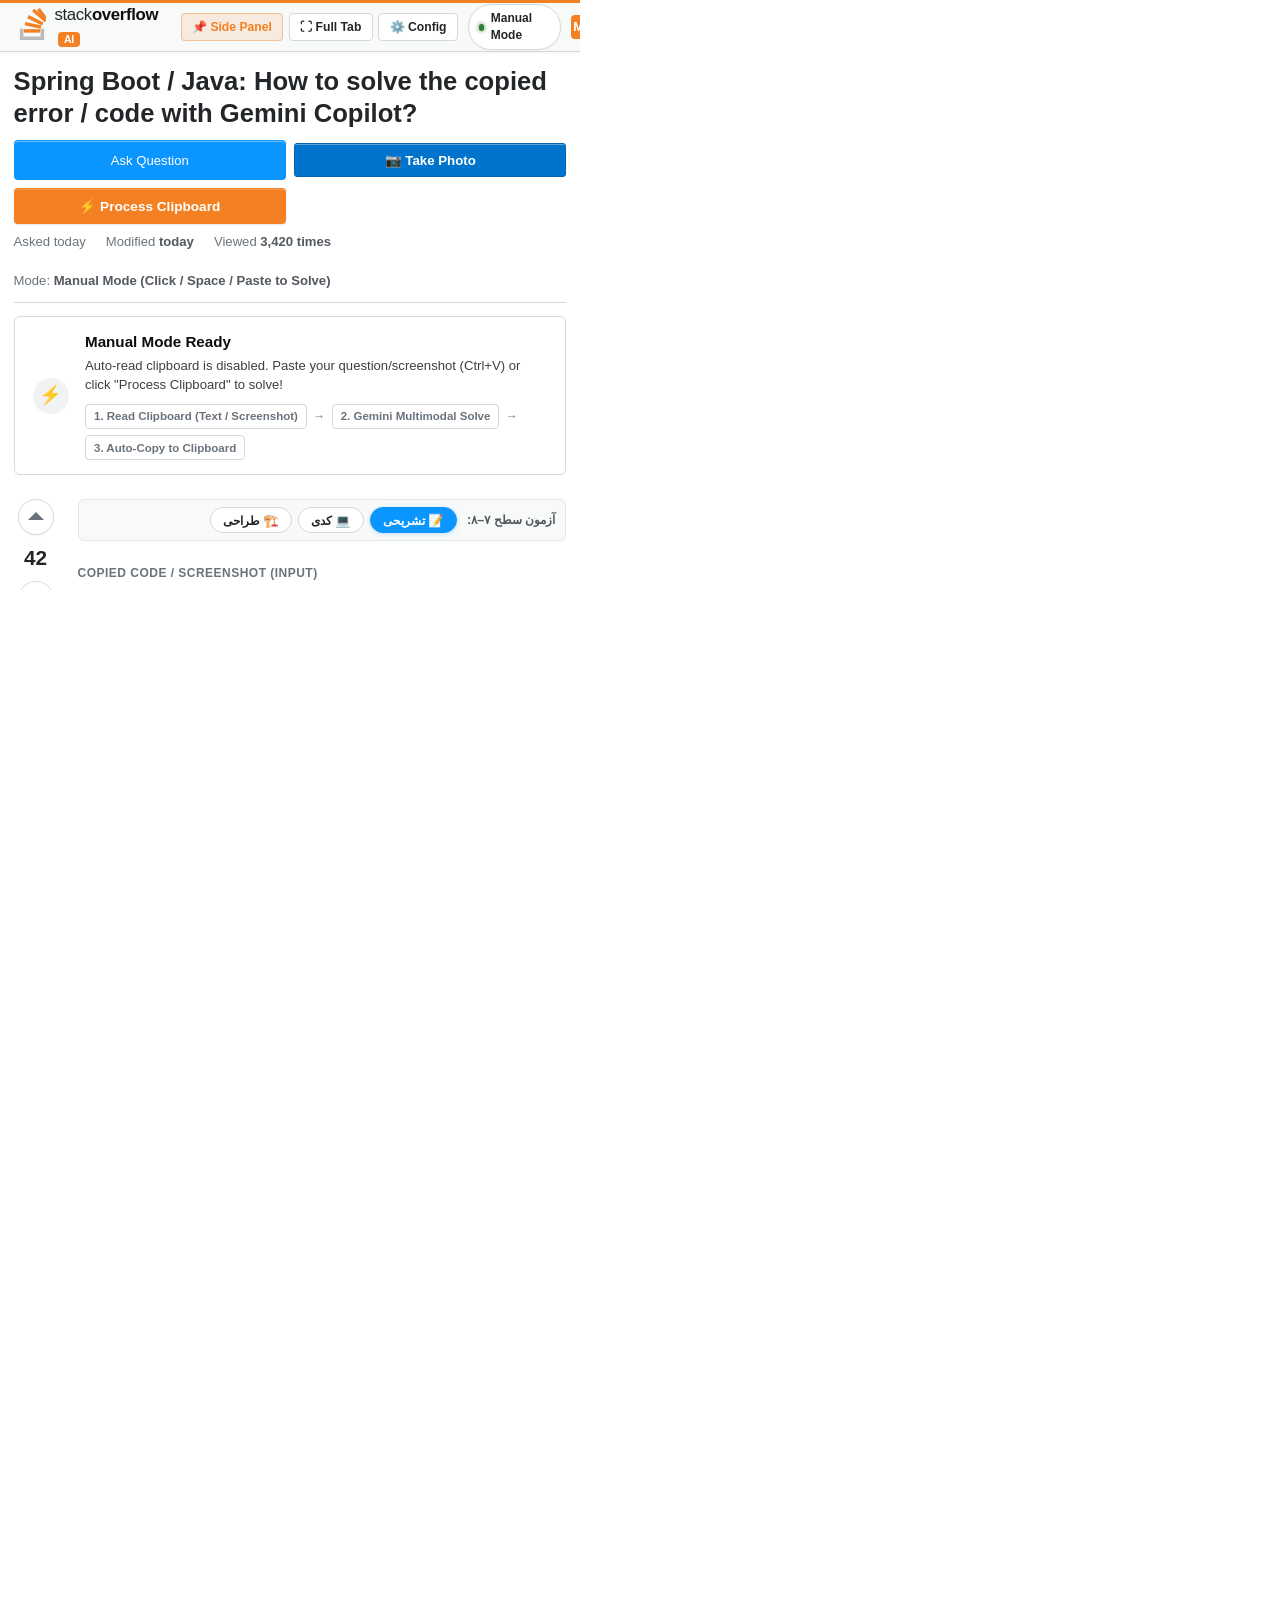
<file: extension-chrome/popup.html>
<!DOCTYPE html>
<html lang="en">
<head>
  <meta charset="UTF-8">
  <meta name="viewport" content="width=device-width, initial-scale=1.0">
  <title>Stack Overflow — Instant Clipboard AI Copilot</title>
  <meta name="description" content="Stack Overflow style Clipboard Copilot: Automatically reads copied code or questions, solves them with Gemini, and copies the solution back to your clipboard.">
  <link rel="icon" type="image/svg+xml" href="favicon.svg">
  
  <!-- Fonts -->
  <link rel="preconnect" href="https://fonts.googleapis.com">
  <link rel="preconnect" href="https://fonts.gstatic.com" crossorigin>
  <link href="https://fonts.googleapis.com/css2?family=JetBrains+Mono:wght@400;500;600&family=Segoe+UI:wght@300;400;600;700&display=swap" rel="stylesheet">
  
  <link rel="stylesheet" href="css/style.css">
  <link rel="stylesheet" href="css/extension.css">
  

</head>
<body class="so-theme-light is-popup">
  <!-- Top Navigation Bar -->
  <header class="so-topbar">
    <div class="so-topbar-container">
      <!-- Stack Overflow Authentic Logo -->
      <a href="#" class="so-brand-link" title="Stack Overflow AI Copilot">
        <div class="so-logo-icon">
          <svg viewBox="0 0 32 37" width="28" height="32" fill="none">
            <path d="M26 33v-9h4v13H2V24h4v9h20z" fill="#BCBBBB"/>
            <path d="M6.5 28.5h19v-4h-19v4z" fill="#F48024"/>
            <path d="M7.5 20l18.5 4 .8-3.9-18.5-4-.8 3.9z" fill="#F48024"/>
            <path d="M10.5 11.8l17 8.5 1.8-3.6-17-8.5-1.8 3.6z" fill="#F48024"/>
            <path d="M16 3.8l14.5 12.5 2.6-3L18.6.8l-2.6 3z" fill="#F48024"/>
            <path d="M25 0l-3.3 2.3 11.5 15.2 3.3-2.3L25 0z" fill="#F48024"/>
          </svg>
        </div>
        <div class="so-brand-text">
          stack<span class="so-bold">overflow</span> <span class="so-badge-copilot">AI</span>
        </div>
      </a>

      <!-- Quick Nav Links -->
      <nav class="so-topbar-nav">
        <a href="#" class="so-nav-item active">Questions</a>
        <a href="#" class="so-nav-item">Help</a>
        <a href="#" class="so-nav-item">Collectives</a>
      </nav>

      <!-- Search / Command Box -->
      <div class="so-search-container" id="so-search-trigger">
        <svg class="so-search-svg" width="18" height="18" viewBox="0 0 18 18" fill="currentColor">
          <path d="M18 16.5l-5.1-5.1c.9-1.3 1.5-2.9 1.5-4.6A6.8 6.8 0 0 0 7.6 0 6.8 6.8 0 0 0 .8 6.8a6.8 6.8 0 0 0 6.8 6.8c1.7 0 3.3-.6 4.6-1.5l5.1 5.1 1.4-1.4zM2.8 6.8a4.8 4.8 0 0 1 4.8-4.8 4.8 4.8 0 0 1 4.8 4.8 4.8 4.8 0 0 1-4.8 4.8 4.8 4.8 0 0 1-4.8-4.8z"/>
        </svg>
        <input type="text" class="so-search-input" placeholder="Copy error/code in your IDE, then switch to this tab... (Press Space)" readonly>
        <kbd class="so-kbd">Space</kbd>
      </div>

      <!-- Topbar Actions & User Stats -->
      <div class="so-topbar-actions">
        <div class="so-ext-btn-group">
          <button id="btn-ext-sidepanel" class="so-ext-top-btn highlight" title="Open as Docked Side Panel alongside current page">
            📌 Side Panel
          </button>
          <button id="btn-ext-fullscreen" class="so-ext-top-btn" title="Open in Full Browser Tab">
            ⛶ Full Tab
          </button>
          <button id="btn-ext-settings" class="so-ext-top-btn" title="AI Config & Keys">
            ⚙️ Config
          </button>
        </div>
        <!-- Live Status Pill -->
        <div id="status-pill" class="status-pill status-ready" title="Monitoring clipboard on tab switch">
          <span class="status-dot"></span>
          <span id="status-pill-text">Manual Mode</span>
        </div>

        <!-- User Reputation Profile -->
        <div class="so-user-rep" title="Milad — 2,840 reputation">
          <div class="so-avatar">M</div>
          <span class="so-rep-count">2,840</span>
          <span class="badge-dot gold">● 2</span>
          <span class="badge-dot silver">● 14</span>
          <span class="badge-dot bronze">● 38</span>
        </div>

        <!-- Modern Stack Overflow Inbox -->
        <button class="so-topbar-icon-btn" title="Recent inbox messages (1 new)">
          <svg width="18" height="18" viewBox="0 0 20 20" fill="currentColor">
            <path d="M4 3a2 2 0 0 0-2 2v10a2 2 0 0 0 2 2h12a2 2 0 0 0 2-2V5a2 2 0 0 0-2-2H4zm0 2h12v5.5l-2.5 2.5H6.5L4 10.5V5zm3.5 8h5l1.5-1.5H6l1.5 1.5z"/>
          </svg>
          <span class="so-unread-dot">1</span>
        </button>

        <!-- Modern Stack Overflow Achievements -->
        <button class="so-topbar-icon-btn" title="Recent achievements (+10 rep)">
          <svg width="18" height="18" viewBox="0 0 20 20" fill="currentColor">
            <path d="M15 3h1a2 2 0 0 1 2 2v2c0 2.2-1.8 4-4 4h-.2a6 6 0 0 1-3.8 3.5V16h2a1 1 0 0 1 1 1v1H7v-1a1 1 0 0 1 1-1h2v-1.5A6 6 0 0 1 6.2 11H6a4 4 0 0 1-4-4V5c0-1.1.9-2 2-2h1V1h10v2zm1 2h-1v4h.2c1 0 1.8-.8 1.8-1.8V5zm-12 0H4v2.2C4 8.2 4.8 9 5.8 9H6V5z"/>
          </svg>
        </button>

        <button id="btn-mobile-settings" class="so-icon-btn so-mobile-only" title="API Settings & Models">
          ⚙️
        </button>

        <button id="btn-guide" class="so-icon-btn" title="How to use Stack Overflow Copilot">
          <svg width="18" height="18" viewBox="0 0 24 24" fill="none" stroke="currentColor" stroke-width="2"><circle cx="12" cy="12" r="10"/><path d="M9.09 9a3 3 0 0 1 5.83 1c0 2-3 3-3 3"/><line x1="12" y1="17" x2="12.01" y2="17"/></svg>
        </button>

        <button id="btn-deploy-info" class="so-icon-btn" title="Free Cloud Deployment Guide">
          <svg width="18" height="18" viewBox="0 0 24 24" fill="none" stroke="currentColor" stroke-width="2"><path d="M17.5 19H9a7 7 0 1 1 6.71-9h1.79a4.5 4.5 0 1 1 0 9Z"/><polyline points="13 11 12 7 11 11"/><line x1="12" y1="7" x2="12" y2="16"/></svg>
        </button>

        <button id="btn-ext-install" class="so-btn-ext-install" title="Install">
          Install
        </button>
      </div>
    </div>
  </header>

  <!-- Main Container Layout (Left Nav + Main Content + Right Sidebar) -->
  <div class="so-page-wrap">
    <!-- Left Navigation Sidebar -->
    <aside class="so-left-sidebar">
      <nav class="so-side-nav">
        <a href="#" class="so-side-link"><span class="icon">🏠</span> Home</a>
        <div class="so-side-heading">PUBLIC</div>
        <a href="#" class="so-side-link active"><span class="icon">💬</span> Questions</a>
        <a href="#" class="so-side-link"><span class="icon">🏷️</span> Tags</a>
        <a href="#" class="so-side-link"><span class="icon">👥</span> Users</a>
        <a href="#" class="so-side-link"><span class="icon">🏢</span> Companies</a>

        <div class="so-side-heading">CLIPBOARD ENGINE</div>
        <div class="so-toggle-box">
          <div class="so-toggle-row so-toggle-featured">
            <div class="so-toggle-info">
              <span class="so-toggle-title">Auto Read on Tab Focus</span>
              <span class="so-toggle-desc" id="autosync-status-label">Disabled (Safe Mode)</span>
            </div>
            <label class="switch-sm" title="Auto Read on Tab Focus is disabled">
              <input type="checkbox" id="toggle-autosync" disabled>
              <span class="slider-sm" style="opacity: 0.5; cursor: not-allowed;"></span>
            </label>
          </div>
          <div class="so-toggle-row">
            <span>Audio Chime</span>
            <label class="switch-sm">
              <input type="checkbox" id="toggle-sound" checked>
              <span class="slider-sm"></span>
            </label>
          </div>
          <div class="so-toggle-row">
            <span>Loop Shield</span>
            <label class="switch-sm">
              <input type="checkbox" id="toggle-dedup" checked>
              <span class="slider-sm"></span>
            </label>
          </div>
          <div class="so-toggle-row">
            <span>Desktop Alerts</span>
            <label class="switch-sm">
              <input type="checkbox" id="toggle-notification">
              <span class="slider-sm"></span>
            </label>
          </div>
        </div>
      </nav>
    </aside>

    <!-- Main Content Area: Question + Answer Feed -->
    <main class="so-main-column">
      <!-- Question Title Header -->
      <div class="so-question-header">
        <div class="so-title-row">
          <h1 class="so-question-title" id="live-state-title">Spring Boot / Java: How to solve the copied error / code with Gemini Copilot?</h1>
          <div class="so-header-btn-group">
            <a href="#text-input" class="so-btn-ask" id="btn-ask-question" title="Ask a new question on Stack Overflow">Ask Question</a>
            <button id="btn-camera" class="so-btn-camera" title="Take a photo with your phone's camera">
              📷 Take Photo
            </button>
            <button id="btn-manual-process" class="so-btn-primary">
              ⚡ Process Clipboard
            </button>
          </div>
          <!-- Hidden Native Mobile Camera Input -->
          <input type="file" id="camera-input" accept="image/*" capture="environment" style="display: none;">
        </div>
        <div class="so-question-meta">
          <span>Asked <time id="meta-time">today</time></span>
          <span>Modified <span class="so-highlight">today</span></span>
          <span>Viewed <span class="so-highlight">3,420 times</span></span>
          <span>Mode: <span id="meta-sync-mode" class="so-highlight">Manual Mode (Click / Paste to Solve)</span></span>
        </div>
      </div>

      <!-- Live Radar Processing Pipeline Notification -->
      <div class="so-notice-banner status-visualizer-card">
        <div class="so-notice-icon" id="radar-core">
          <span id="radar-icon">⚡</span>
        </div>
        <div class="so-notice-text">
          <strong id="live-state-subtitle">Manual Mode Ready</strong>
          <p id="live-state-desc">Auto-read clipboard is disabled by default. Paste your code or screenshot (Ctrl+V) or click "Process Clipboard" to solve!</p>
          <div class="so-pipeline-steps">
            <span class="so-step-badge" id="step-read">1. Read Clipboard (Text / Screenshot)</span>
            <span class="so-step-arrow">&rarr;</span>
            <span class="so-step-badge" id="step-ai">2. Gemini Multimodal Solve</span>
            <span class="so-step-arrow">&rarr;</span>
            <span class="so-step-badge" id="step-write">3. Auto-Copy to Clipboard</span>
          </div>
        </div>
      </div>

      <!-- Question Post Box (Input) -->
      <article class="so-post-box">
        <div class="so-vote-col">
          <button class="so-vote-btn" title="This question shows research effort; it is useful and clear">
            <svg width="18" height="18" viewBox="0 0 18 18"><path d="M1 12h16L9 4l-8 8Z" fill="currentColor"/></svg>
          </button>
          <span class="so-vote-count">42</span>
          <button class="so-vote-btn" title="This question does not show any research effort; it is unclear or not useful">
            <svg width="18" height="18" viewBox="0 0 18 18"><path d="M1 6h16l-8 8-8-8Z" fill="currentColor"/></svg>
          </button>
          <button class="so-vote-action" title="Save this question">
            <svg width="18" height="18" viewBox="0 0 18 18"><path d="m3 17 6-4.5 6 4.5V3a1 1 0 0 0-1-1H4a1 1 0 0 0-1 1v14Z" fill="currentColor"/></svg>
          </button>
          <button class="so-vote-action" title="Show activity on this post">
            <svg width="18" height="18" viewBox="0 0 18 18"><path d="M9 1a8 8 0 1 0 8 8 8 8 0 0 0-8-8Zm0 14.5a6.5 6.5 0 1 1 6.5-6.5 6.5 6.5 0 0 1-6.5 6.5ZM9.5 4H8v5.5l4.5 2.7.8-1.2-3.8-2.3V4Z" fill="currentColor"/></svg>
          </button>
        </div>

        <div class="so-post-body">
          <!-- Level 7-8 Quick Prompt Mode Switcher -->
          <div class="so-preset-quickbar" dir="rtl" aria-label="انتخاب حالت آزمون سطح ۷–۸">
            <span class="so-preset-quickbar-label">آزمون سطح ۷–۸:</span>
            <button type="button" class="so-preset-pill active" data-preset-id="l78-descriptive" title="سؤالات تشریحی سطح ۷–۸ (پیش‌فرض)">📝 تشریحی</button>
            <button type="button" class="so-preset-pill" data-preset-id="l78-coding" title="مسئله‌ی عملی و کدنویسی جاوا ۲۱ + analysis.md">💻 کدی</button>
            <button type="button" class="so-preset-pill" data-preset-id="l78-design" title="طراحی سیستم: design.md + نمودارهای C4 + ADR">🏗️ طراحی</button>
          </div>

          <div class="so-post-header-tools">
            <span class="so-label">COPIED CODE / SCREENSHOT (INPUT)</span>
            <div class="so-tools-right">
              <span id="input-stats" class="so-stats-tag">0 chars</span>
              <button id="btn-crop-screen" class="so-btn-subtle" title="کراپ اسکرین‌شات از صفحه (Ctrl+Shift+X / Ctrl+Shift+A)">📸 Crop Screen</button>
              <button id="btn-camera-inline" class="so-btn-subtle" title="Take a photo with camera">📷 Photo</button>
              <button id="btn-upload-file" class="so-btn-subtle" title="Upload screenshot / image file">🖼️ Upload</button>
              <button id="btn-paste-manual" class="so-btn-subtle" title="Paste text or screenshot">📋 Paste</button>
              <button id="btn-clear-input" class="so-btn-subtle">Clear</button>
              <input type="file" id="file-image-picker" accept="image/*" style="display: none;">
            </div>
          </div>

          <!-- Spring Boot Question Scenario Description -->
          <div class="so-question-desc">
            <p>I am building a high-throughput backend service using <strong>Spring Boot 3.3.x</strong> and <strong>Java 21</strong>. In my <code>@Service</code> classes, when handling concurrent requests that fetch entities from Spring Data JPA and convert them into DTOs, I occasionally encounter <code>NullPointerException</code> or <code>LazyInitializationException</code> when navigating relationships.</p>
            <p>Here is my current code and stack trace snippet from IntelliJ / terminal below:</p>
          </div>

          <!-- Screenshot Preview Container -->
          <div id="screenshot-preview-container" class="so-screenshot-box" style="display: none;">
            <div class="so-screenshot-header">
              <div class="so-screenshot-title">
                <span class="so-badge-screenshot" id="screenshot-badge">📸 PHOTO / SCREENSHOT</span>
                <span id="screenshot-info" class="so-screenshot-meta">image/png</span>
              </div>
              <button id="btn-remove-screenshot" class="so-btn-subtle" title="Remove screenshot">&times; Remove Image</button>
            </div>
            <div class="so-screenshot-img-wrap">
              <img id="screenshot-preview-img" class="so-screenshot-img" alt="Clipboard Screenshot Preview" />
            </div>
          </div>

          <div class="so-editor-container">
            <textarea id="text-input" class="so-code-editor" wrap="soft" placeholder=""></textarea>
          </div>

          <!-- Tags row -->
          <div class="so-tags-row">
            <span class="so-tag">java</span>
            <span class="so-tag">spring-boot</span>
            <span class="so-tag">spring-data-jpa</span>
            <span class="so-tag">nullpointerexception</span>
            <span class="so-tag">java-21</span>
            <span class="so-tag">hibernate</span>
          </div>

          <!-- Post Signature -->
          <div class="so-post-footer">
            <div class="so-actions-sub">
              <a href="#">Share</a>
              <a href="#">Improve this question</a>
              <a href="#">Follow</a>
            </div>
            <div class="so-user-card">
              <span class="so-user-time">asked Oct 21, 2026 at 19:42</span>
              <div class="so-user-info">
                <div class="so-avatar sm">M</div>
                <div>
                  <a href="#" class="so-user-name">Milad</a>
                  <div class="so-user-badges"><span class="badge-dot gold">● 2</span> <span class="badge-dot silver">● 14</span> <span class="badge-dot bronze">● 38</span></div>
                </div>
              </div>
            </div>
          </div>

          <!-- Question Comments Thread (Authentic Stack Overflow Community Discussion) -->
          <div class="so-comments-container">
            <div class="so-comment">
              <div class="so-comment-vote">
                <span class="so-comment-score">3</span>
                <button class="so-comment-up" title="Upvote comment">▲</button>
              </div>
              <div class="so-comment-text">
                Could you check if you have circular dependency or if the Spring context fails during component scan? Also sharing the Java stacktrace would help.
                – <a href="#" class="so-comment-user">Boris the Spider</a>
                <span class="so-comment-date">yesterday at 19:42</span>
              </div>
            </div>
            <div class="so-comment">
              <div class="so-comment-vote">
                <span class="so-comment-score">5</span>
                <button class="so-comment-up" title="Upvote comment">▲</button>
              </div>
              <div class="so-comment-text">
                If you're using Spring Boot 3+ with Java 17+, remember that <code>jakarta.persistence</code> is used instead of <code>javax.persistence</code>.
                – <a href="#" class="so-comment-user">M. Deinum</a>
                <span class="so-comment-date">Oct 21 at 12:05</span>
              </div>
            </div>
            <div class="so-comment">
              <div class="so-comment-vote"></div>
              <div class="so-comment-text">
                Thanks! I've pasted the code and error screenshot above for analysis.
                – <a href="#" class="so-comment-user so-comment-op">Milad</a>
                <span class="so-comment-date">just now</span>
              </div>
            </div>
            <div class="so-add-comment-wrap">
              <a href="#text-input" class="so-add-comment-link">Add a comment</a>
            </div>
          </div>
        </div>
      </article>

      <!-- Answer Section Header -->
      <div class="so-answers-header">
        <h2 class="so-answers-title">3 Answers</h2>
        <div class="so-answers-sort-row">
          <span>Sorted by:</span>
          <select class="so-sort-select" title="Sort answers">
            <option>Highest score (default)</option>
            <option>Trending (recent votes count more)</option>
            <option>Date modified (newest first)</option>
            <option>Date created (oldest first)</option>
          </select>
        </div>
      </div>

      <!-- Answer Post Box (Output / Solved) -->
      <article class="so-post-box so-accepted-answer" id="accepted-answer-box">
        <div class="so-vote-col">
          <button class="so-vote-btn" title="This answer is useful">
            <svg width="18" height="18" viewBox="0 0 18 18"><path d="M1 12h16L9 4l-8 8Z" fill="currentColor"/></svg>
          </button>
          <span class="so-vote-count">158</span>
          <button class="so-vote-btn" title="This answer is not useful">
            <svg width="18" height="18" viewBox="0 0 18 18"><path d="M1 6h16l-8 8-8-8Z" fill="currentColor"/></svg>
          </button>
          
          <!-- Stack Overflow Big Green Accepted Checkmark -->
          <div class="so-accepted-check" title="Accepted Solution">
            <svg width="36" height="36" viewBox="0 0 36 36" fill="#2e7d32">
              <path d="M6 14l8 8L30 6v6L14 28l-8-8z"/>
            </svg>
            <span class="so-accepted-text" id="accepted-check-text">ACCEPTED</span>
          </div>

          <button class="so-vote-action" title="Save this answer">
            <svg width="18" height="18" viewBox="0 0 18 18"><path d="m3 17 6-4.5 6 4.5V3a1 1 0 0 0-1-1H4a1 1 0 0 0-1 1v14Z" fill="currentColor"/></svg>
          </button>
          <button class="so-vote-action" title="Show activity on this post">
            <svg width="18" height="18" viewBox="0 0 18 18"><path d="M9 1a8 8 0 1 0 8 8 8 8 0 0 0-8-8Zm0 14.5a6.5 6.5 0 1 1 6.5-6.5 6.5 6.5 0 0 1-6.5 6.5ZM9.5 4H8v5.5l4.5 2.7.8-1.2-3.8-2.3V4Z" fill="currentColor"/></svg>
          </button>
        </div>

        <div class="so-post-body">
          <div class="so-post-header-tools">
            <span class="so-label so-label-green" id="accepted-label">ACCEPTED ANSWER &bull; READY</span>
            <div class="so-tools-right">
              <span id="output-stats" class="so-stats-tag">0 chars</span>
              <button id="btn-toggle-raw" class="so-btn-subtle" title="Toggle between formatted card and raw text">Raw Code</button>
              <button id="btn-copy-output" class="so-btn-green" title="Copy answer to clipboard">
                📋 Copy
              </button>
            </div>
          </div>

          <div class="so-editor-container">
            <!-- Formatted Solution Card (Persian Explanation + Java Code) -->
            <div id="solution-render-box" class="so-solution-render-box">
              <div id="solution-render-content" class="so-solution-render-content">
                <p class="so-placeholder-text">Stack Overflow Copilot will display the solved Java code and Persian explanation in this box...</p>
              </div>
            </div>

            <!-- Raw Textarea (hidden by default, toggleable) -->
            <textarea id="text-output" class="so-code-editor so-output-editor" wrap="soft" style="display: none;" readonly placeholder="Stack Overflow Copilot will place the resolved code and explanation here..."></textarea>
          </div>

          <!-- Answer Footer -->
          <div class="so-post-footer">
            <div class="so-actions-sub">
              <a href="#">Share</a>
              <a href="#">Improve this answer</a>
              <a href="#">Follow</a>
            </div>
            <div class="so-user-card so-answered-card">
              <span class="so-user-time">answered just now</span>
              <div class="so-user-info">
                <div class="so-avatar sm bot">🤖</div>
                <div>
                  <a href="#" class="so-user-name">GapGPT (GPT-5 Nano)</a>
                  <div class="so-user-badges"><span class="badge-dot gold">● 100k</span> Verified Solution</div>
                </div>
              </div>
            </div>
          </div>

          <!-- Answer Comments Thread (Authentic Stack Overflow Community Discussion) -->
          <div class="so-comments-container">
            <div class="so-comment">
              <div class="so-comment-vote">
                <span class="so-comment-score">14</span>
                <button class="so-comment-up" title="Upvote comment">▲</button>
              </div>
              <div class="so-comment-text">
                This completely resolved the issue, especially handling null safety and boundary checks in Java. Clean and concise. +1
                – <a href="#" class="so-comment-user so-comment-op">Milad</a>
                <span class="so-comment-date">5 mins ago</span>
              </div>
            </div>
            <div class="so-comment">
              <div class="so-comment-vote">
                <span class="so-comment-score">6</span>
                <button class="so-comment-up" title="Upvote comment">▲</button>
              </div>
              <div class="so-comment-text">
                Confirmed working flawlessly on JDK 17 &amp; 21. Great job on the time complexity explanation as well.
                – <a href="#" class="so-comment-user">AlexR</a>
                <span class="so-comment-date">2 mins ago</span>
              </div>
            </div>
            <div class="so-add-comment-wrap">
              <a href="#text-output" class="so-add-comment-link">Add a comment</a>
            </div>
          </div>
        </div>
      </article>

      <!-- Community Answer 2: Constructor Injection & Transaction Management -->
      <article class="so-post-box so-community-answer">
        <div class="so-vote-col">
          <button class="so-vote-btn" title="This answer is useful">
            <svg width="18" height="18" viewBox="0 0 18 18"><path d="M1 12h16L9 4l-8 8Z" fill="currentColor"/></svg>
          </button>
          <span class="so-vote-count">64</span>
          <button class="so-vote-btn" title="This answer is not useful">
            <svg width="18" height="18" viewBox="0 0 18 18"><path d="M1 6h16l-8 8-8-8Z" fill="currentColor"/></svg>
          </button>
          <button class="so-vote-action" title="Save this answer">
            <svg width="18" height="18" viewBox="0 0 18 18"><path d="m3 17 6-4.5 6 4.5V3a1 1 0 0 0-1-1H4a1 1 0 0 0-1 1v14Z" fill="currentColor"/></svg>
          </button>
          <button class="so-vote-action" title="Show activity on this post">
            <svg width="18" height="18" viewBox="0 0 18 18"><path d="M9 1a8 8 0 1 0 8 8 8 8 0 0 0-8-8Zm0 14.5a6.5 6.5 0 1 1 6.5-6.5 6.5 6.5 0 0 1-6.5 6.5ZM9.5 4H8v5.5l4.5 2.7.8-1.2-3.8-2.3V4Z" fill="currentColor"/></svg>
          </button>
        </div>

        <div class="so-post-body">
          <div class="so-answer-text">
            <h3>Approach 2: Use Constructor Injection with <code>@RequiredArgsConstructor</code> and <code>@Transactional(readOnly = true)</code></h3>
            <p>Field injection via <code>@Autowired</code> is an anti-pattern in modern Spring Boot apps because it breaks immutability, hides dependencies, and complicates unit testing with Mockito. Switching to constructor injection ensures all dependencies are fully initialized before any service method is executed.</p>
            <p>Additionally, marking read-only service queries with <code>@Transactional(readOnly = true)</code> keeps the Hibernate persistence session open throughout DTO mapping and enables Hibernate to optimize flush modes:</p>
            <pre><code>@Service
@RequiredArgsConstructor
@Transactional(readOnly = true)
public class OrderServiceImpl implements OrderService {

    private final OrderRepository orderRepository;
    private final UserMapper userMapper;

    @Override
    public OrderDTO getOrderDetails(Long orderId) {
        Order order = orderRepository.findByIdWithItems(orderId)
            .orElseThrow(() -> new EntityNotFoundException("Order not found with id: " + orderId));

        return userMapper.toDto(order);
    }
}</code></pre>
            <p>Notice that <code>final</code> fields guarantee non-null bean references, preventing arbitrary <code>NullPointerException</code> at runtime if a dependency fails to autowire.</p>
          </div>

          <!-- Post Footer -->
          <div class="so-post-footer">
            <div class="so-actions-sub">
              <a href="#">Share</a>
              <a href="#">Improve this answer</a>
              <a href="#">Follow</a>
            </div>
            <div class="so-user-card">
              <span class="so-user-time">answered Oct 21, 2026 at 20:15</span>
              <div class="so-user-info">
                <div class="so-avatar sm">S</div>
                <div>
                  <a href="#" class="so-user-name">Sander Verhagen</a>
                  <div class="so-user-badges"><span class="badge-dot gold">● 9</span> <span class="badge-dot silver">● 64</span> <span class="badge-dot bronze">● 98</span></div>
                </div>
              </div>
            </div>
          </div>

          <!-- Comments on Answer 2 -->
          <div class="so-comments-container">
            <div class="so-comment">
              <div class="so-comment-vote">
                <span class="so-comment-score">4</span>
                <button class="so-comment-up" title="Upvote comment">▲</button>
              </div>
              <div class="so-comment-text">
                Constructor injection makes unit testing so much cleaner because we can simply pass mocks into <code>new OrderServiceImpl(repo, mapper)</code> without reflection. +1
                – <a href="#" class="so-comment-user so-comment-op">Milad</a>
                <span class="so-comment-date">1 hour ago</span>
              </div>
            </div>
            <div class="so-comment">
              <div class="so-comment-vote">
                <span class="so-comment-score">7</span>
                <button class="so-comment-up" title="Upvote comment">▲</button>
              </div>
              <div class="so-comment-text">
                Also note that <code>@Transactional(readOnly = true)</code> informs Hibernate not to take dirty-checking snapshots, improving heap memory and latency.
                – <a href="#" class="so-comment-user">vlad_mihalcea</a>
                <span class="so-comment-date">45 mins ago</span>
              </div>
            </div>
            <div class="so-add-comment-wrap">
              <a href="#" class="so-add-comment-link">Add a comment</a>
            </div>
          </div>
        </div>
      </article>

      <!-- Community Answer 3: Spring Data JPA EntityGraph & Record Projections -->
      <article class="so-post-box so-community-answer">
        <div class="so-vote-col">
          <button class="so-vote-btn" title="This answer is useful">
            <svg width="18" height="18" viewBox="0 0 18 18"><path d="M1 12h16L9 4l-8 8Z" fill="currentColor"/></svg>
          </button>
          <span class="so-vote-count">28</span>
          <button class="so-vote-btn" title="This answer is not useful">
            <svg width="18" height="18" viewBox="0 0 18 18"><path d="M1 6h16l-8 8-8-8Z" fill="currentColor"/></svg>
          </button>
          <button class="so-vote-action" title="Save this answer">
            <svg width="18" height="18" viewBox="0 0 18 18"><path d="m3 17 6-4.5 6 4.5V3a1 1 0 0 0-1-1H4a1 1 0 0 0-1 1v14Z" fill="currentColor"/></svg>
          </button>
          <button class="so-vote-action" title="Show activity on this post">
            <svg width="18" height="18" viewBox="0 0 18 18"><path d="M9 1a8 8 0 1 0 8 8 8 8 0 0 0-8-8Zm0 14.5a6.5 6.5 0 1 1 6.5-6.5 6.5 6.5 0 0 1-6.5 6.5ZM9.5 4H8v5.5l4.5 2.7.8-1.2-3.8-2.3V4Z" fill="currentColor"/></svg>
          </button>
        </div>

        <div class="so-post-body">
          <div class="so-answer-text">
            <h3>Approach 3: Prevent N+1 issues using Spring Data JPA <code>@EntityGraph</code> or Java 21 Record DTO Projections</h3>
            <p>If your <code>LazyInitializationException</code> occurs when mapping collection relations (like <code>Order.items</code> or <code>Order.customer</code>), using <code>@EntityGraph</code> instructs Spring Data JPA to perform an immediate SQL <code>LEFT OUTER JOIN</code>, preventing detached proxy errors.</p>
            <p>In modern Spring Boot 3, using <strong>Java 21 Records</strong> for constructor query projection is even faster because it completely bypasses the Hibernate first-level cache:</p>
            <pre><code>public interface OrderRepository extends JpaRepository&lt;Order, Long&gt; {

    // Solution A: Fetch graph for eager loading specific relations in one single query
    @EntityGraph(attributePaths = {"orderItems", "customer"})
    Optional&lt;Order&gt; findWithItemsById(Long id);

    // Solution B: Java 21 Record Projection (skips Hibernate persistence context)
    @Query("""
        SELECT new com.example.dto.OrderSummaryDTO(o.id, o.status, c.email, COUNT(i.id))
        FROM Order o
        JOIN o.customer c
        LEFT JOIN o.orderItems i
        WHERE o.id = :id
        GROUP BY o.id, o.status, c.email
    """)
    Optional&lt;OrderSummaryDTO&gt; findSummaryById(@Param("id") Long id);
}</code></pre>
          </div>

          <!-- Post Footer -->
          <div class="so-post-footer">
            <div class="so-actions-sub">
              <a href="#">Share</a>
              <a href="#">Improve this answer</a>
              <a href="#">Follow</a>
            </div>
            <div class="so-user-card">
              <span class="so-user-time">answered Oct 21, 2026 at 21:04</span>
              <div class="so-user-info">
                <div class="so-avatar sm">S</div>
                <div>
                  <a href="#" class="so-user-name">Stéphane Nicoll</a>
                  <div class="so-user-badges"><span class="badge-dot gold">● 28</span> <span class="badge-dot silver">● 194</span> <span class="badge-dot bronze">● 320</span></div>
                </div>
              </div>
            </div>
          </div>

          <!-- Comments on Answer 3 -->
          <div class="so-comments-container">
            <div class="so-comment">
              <div class="so-comment-vote">
                <span class="so-comment-score">5</span>
                <button class="so-comment-up" title="Upvote comment">▲</button>
              </div>
              <div class="so-comment-text">
                DTO projections via Java Record are blazing fast and save substantial heap allocation during peak traffic. Excellent advice.
                – <a href="#" class="so-comment-user">john_c</a>
                <span class="so-comment-date">30 mins ago</span>
              </div>
            </div>
            <div class="so-add-comment-wrap">
              <a href="#" class="so-add-comment-link">Add a comment</a>
            </div>
          </div>
        </div>
      </article>

      <!-- Bottom History Section -->
      <div class="so-history-section">
        <div class="so-history-header">
          <h3>🕒 Clipboard Solutions History</h3>
          <button id="btn-clear-history" class="so-btn-subtle">Clear History</button>
        </div>
        <div class="so-history-list" id="history-list">
          <div class="empty-history" id="empty-history-placeholder">
            <p>No processed items yet. Copy some code or an error, then switch back to this tab!</p>
          </div>
        </div>
      </div>
    </main>

    <!-- Right Sidebar (The Overflow Blog & AI Settings) -->
    <aside class="so-right-sidebar">
      <!-- Mobile Drawer Close Header -->
      <div class="so-sidebar-mobile-header">
        <div class="so-sidebar-mobile-title">
          <span class="icon">⚙️</span>
          <span>تنظیمات و کلیدهای هوش مصنوعی</span>
        </div>
        <button id="btn-close-sidebar" class="modal-close" title="Close settings" aria-label="Close">&times;</button>
      </div>

      <!-- "The Overflow Config" Box -->
      <div class="so-widget-box">
        <div class="so-widget-header">
          <span class="icon">✏️</span> The Overflow Settings
        </div>
        <div class="so-widget-body">
          <!-- Key Status Badge -->
          <div class="so-config-row">
            <span class="so-label-sm">API Status:</span>
            <span id="key-status-badge" class="so-status-badge success">Key Active &amp; Ready</span>
          </div>

          <!-- Provider Tabs -->
          <div class="so-provider-tabs">
            <button class="so-tab-btn active" data-provider="custom_openai">GapGPT</button>
            <button class="so-tab-btn" data-provider="avalai">AvalAI</button>
            <button class="so-tab-btn" data-provider="arvancloud">ArvanCloud</button>
            <button class="so-tab-btn" data-provider="gemini">Gemini</button>
            <button class="so-tab-btn" data-provider="openai">OpenAI</button>
          </div>

          <!-- 3rd Party API Base URL Input -->
          <div class="so-form-group" id="api-url-group">
            <div class="so-form-label-row">
              <label for="api-url-input">API Base URL (3rd Party)</label>
              <span class="so-pill-failover">OpenAI Compatible</span>
            </div>
            <div class="so-input-wrapper">
              <input type="text" id="api-url-input" value="https://api.gapgpt.app/v1" placeholder="https://api.gapgpt.app/v1">
              <button id="btn-save-url" class="so-btn-save-inside">Save</button>
            </div>
            <div class="so-url-presets">
              <span class="so-hint-text">Quick:</span>
              <button type="button" class="so-chip-btn" data-preset-url="https://api.gapgpt.app/v1" data-preset-model="deepseek-v4.1-flash">GapGPT</button>
              <button type="button" class="so-chip-btn" data-preset-url="https://api.avalai.ir/v1" data-preset-model="deepseek-v4.1-flash">AvalAI</button>
              <button type="button" class="so-chip-btn" data-preset-url="https://api.arvancloudai.ir/v1" data-preset-model="DeepSeek-V4.1-Flash">ArvanCloud</button>
              <button type="button" class="so-chip-btn" data-preset-url="https://api.deepseek.com/v1" data-preset-model="deepseek-chat">DeepSeek</button>
              <button type="button" class="so-chip-btn" data-preset-url="https://api.groq.com/openai/v1" data-preset-model="llama-3.3-70b-versatile">Groq</button>
              <button type="button" class="so-chip-btn" data-preset-url="https://openrouter.ai/api/v1" data-preset-model="deepseek/deepseek-chat">OpenRouter</button>
              <button type="button" class="so-chip-btn" data-preset-url="http://localhost:11434/v1" data-preset-model="llama3.2">Ollama</button>
              <button type="button" id="btn-fetch-models-quick" class="so-chip-btn so-chip-highlight" title="Fetch available models from this API endpoint">⚡ Load API Models</button>
            </div>
          </div>

          <!-- Primary API Key (Key 1) -->
          <div class="so-form-group">
            <div class="so-form-label-row">
              <label for="api-key-input">API Key</label>
              <a id="get-key-link" href="https://gapgpt.app" target="_blank" rel="noopener">Get Key &rarr;</a>
            </div>
            <div class="so-input-wrapper">
              <input type="password" id="api-key-input" value="sk-F4T2AxOQw9HcnrUBdfsbTF7Fsu5JZelWBjBRhBkeNxpSLsNX" placeholder="Primary API key...">
              <button id="btn-toggle-key" class="so-btn-icon-inside" title="Toggle key visibility">👁️</button>
              <button id="btn-save-key" class="so-btn-save-inside">Save</button>
            </div>
            <p class="so-hint-text" id="key-hint">GapGPT API preloaded. Default model: deepseek-v4.1-flash.</p>
          </div>

          <!-- Backup API Key (Key 2) for Rate Limit Failover -->
          <div class="so-form-group" id="backup-key-group" style="display: none;">
            <div class="so-form-label-row">
              <label for="api-key-backup-input">Key #2 (Backup / Limit Failover)</label>
              <span class="so-pill-failover">Auto-Fallback</span>
            </div>
            <div class="so-input-wrapper">
              <input type="password" id="api-key-backup-input" value="AQ.Ab8RN6Jug5V9Cks3DuZ_xNKI-o-GHsdorIO5zL4Usn3fFo0Geg" placeholder="Paste 2nd Gemini key for quota backup...">
              <button id="btn-toggle-backup-key" class="so-btn-icon-inside" title="Toggle key visibility">👁️</button>
              <button id="btn-save-backup-key" class="so-btn-save-inside">Save</button>
            </div>
            <p class="so-hint-text">If Key #1 hits rate limits (429/quota), Key #2 will be used instantly!</p>
          </div>

          <!-- Model Selection -->
          <div class="so-form-group" id="model-select-group">
            <div class="so-form-label-row">
              <label for="model-select">AI Model</label>
              <span id="model-count-badge" class="so-model-count-badge" style="display: none;"></span>
            </div>
            <select id="model-select" class="so-select">
              <option value="deepseek-v4.1-flash" selected>⚡ DeepSeek 4.1 Flash (Ultra Fast — Default)</option>
              <option value="gpt-5-nano">gpt-5-nano</option>
              <option value="gemini-2.5-flash">Gemini 2.5 Flash</option>
              <option value="gemini-3.8-flash">Gemini 3.8 Flash</option>
              <option value="deepseek-chat">deepseek-chat</option>
              <option value="llama-3.3-70b-versatile">llama-3.3-70b-versatile</option>
            </select>
            <button type="button" id="btn-fetch-models" class="so-btn-fetch-dedicated" title="Fetch and refresh available models directly from this API endpoint">
              <span class="btn-icon">🔄</span>
              <span class="btn-text">بارگذاری مدل‌ها از API (Load Models)</span>
            </button>
          </div>

          <!-- Custom Model Name Input -->
          <div class="so-form-group" id="custom-model-group" style="display: none;">
            <label for="custom-model-input">Custom Model Name</label>
            <div class="so-input-wrapper">
              <input type="text" id="custom-model-input" placeholder="e.g. deepseek/deepseek-chat or llama-3.3-70b-versatile">
              <button id="btn-save-custom-model" class="so-btn-save-inside">Save</button>
            </div>
          </div>

          <!-- Preset Selection -->
          <div class="so-form-group">
            <label for="preset-select">Prompt Preset (Level 7–8)</label>
            <select id="preset-select" class="so-select">
              <option value="l78-descriptive" selected>📝 سطح ۷–۸: سؤالات تشریحی (پیش‌فرض)</option>
              <option value="l78-coding">💻 سطح ۷–۸: سؤالات عملی و کدی (Java 21 + analysis.md)</option>
              <option value="l78-design">🏗️ سطح ۷–۸: سؤالات طراحی سیستم (design.md + C4 + ADR)</option>
            </select>
          </div>

          <!-- Custom Prompt Textarea -->
          <div class="so-form-group" id="custom-prompt-container">
            <div class="so-form-label-row">
              <label for="system-prompt">System Prompt</label>
              <button id="btn-reset-prompt" class="so-btn-text">Reset</button>
            </div>
            <textarea id="system-prompt" class="so-textarea" rows="4">تو یک کارشناس ارشد جاوا (سطح ۷–۸) هستی و برای هر سؤال تشریحی فقط ۲ دقیقه وقت تایپ داری. پاسخ باید خیلی کوتاه، جمع‌وجور، مستقیم و ۱۰۰٪ شبیه تایپ سریع یک انسان در ۲ دقیقه باشد تا به هیچ وجه طولانی یا شبیه AI نباشد. مطلقاً سلام، مقدمه، توضیح اضافه یا جمع‌بندی ننویس.

قانون سخت حجم (خط قرمز ۲ دقیقه):
- برای هر سؤال فقط **۱ پاراگراف کوتاه** با **حداکثر ۳ تا ۴ جمله‌ی فشرده (حدود ۵۰ تا ۸۵ کلمه / ۳ تا ۴ خط)** بنویس. هرگز بیشتر از ۴ جمله یا بیش از ۱ پاراگراف نشود و اصلاً لفتش نده.

در همین ۳ تا ۴ جمله‌ی کوتاه، این ۴ نکته را فشرده و پیوسته جا بده:
۱. جمله‌ی اول: ریشه‌ی مشکل یا ریسک اصلی دقیقاً در همین سناریو.
۲. جمله‌ی دوم و سوم: راه‌حل عملی همراه با مقایسه‌ی خیلی کوتاه با یک جایگزین، مهم‌ترین حالت شکست (مثل Split Brain/Fencing Token، Hot Key، Noisy Neighbor، Race Condition، Failover، High Cardinality) و بده‌بستان اصلی (تأخیر/هزینه/پیچیدگی). در عیب‌یابی فقط گام کم‌سربار در تولید (متریک، JFR/Flame Graph) بگو و کار مخرب مثل Heap Dump وسط پیک نگو.
۳. جمله‌ی آخر: کوتاه بگو با چه متریک یا آزمونی (P99، Lag، Canary، Fault Injection، تست هم‌زمانی) نتیجه‌اش را می‌سنجی.

قوانین غیرقابل‌تشخیص بودن از AI:
- فقط متن ساده: هیچ **بولد**، هیچ بولت‌پوینت، هیچ شماره‌گذاری، هیچ ایموجی، هیچ خط تیره‌ی بلند (— یا –) و هیچ تیتری داخل پاسخ نیاور.
- لحن کاملاً مستقیم، ساده و اول‌شخص دولوپری باشد («اول چک می‌کنم...»، «مشکل این است که...»، «به جایش...»، «هزینه‌اش این است که...»).
- اکیداً از این کلمات لو‌دهنده‌ی AI و ترجمه‌زدگی دوری کن: «در دنیای واقعی»، «بسیار حیاتی است»، «نقش کلیدی»، «رویکرد جامع»، «تضمین می‌کند»، «چالش‌های متعددی»، «از یک سو ... از سوی دیگر»، «شایان ذکر است»، «در واقع»، «به طور کلی»، «در نهایت»، «جمع‌بندی»، «می‌باشد»، «گردید/می‌گردد»، «به منظور»، «توسط ... انجام می‌شود»، «مورد استفاده قرار می‌گیرد»، «اقدام به ... نمودن».
- اصطلاحات فنی به انگلیسی بمانند (Circuit Breaker، Outbox، Fencing Token، JFR، P99، SLO، RLS) و پسوند فارسی بدون فاصله بچسبد (Threadها، APIهای).
- اگر چند سؤال در ورودی است، هرکدام را جدا با شماره‌ی خودش (مثل q1، q2 یا سوال ۱، سوال ۲) و هرکدام در همان سقف ۳ تا ۴ جمله جواب بده.</textarea>
          </div>

          <!-- Done / Close Button on Mobile -->
          <button type="button" id="btn-done-sidebar" class="so-btn-done-sidebar so-mobile-only">
            ✔️ بستن و ذخیره تنظیمات (Done)
          </button>
        </div>
      </div>

      <!-- Hot Network Questions Box -->
      <div class="so-widget-box so-widget-blue">
        <div class="so-widget-header">
          <span class="icon">🔥</span> Quick Shortcuts
        </div>
        <div class="so-widget-body so-shortcuts-list">
          <div class="so-shortcut-item">
            <kbd>Space</kbd> <span>Process clipboard immediately</span>
          </div>
          <div class="so-shortcut-item">
            <kbd>Ctrl+Enter</kbd> <span>Run AI on current text</span>
          </div>
          <div class="so-shortcut-item">
            <kbd>Alt+Tab</kbd> <span>Switch to tab (triggers auto-sync)</span>
          </div>
        </div>
      </div>

      <!-- Related Questions Widget -->
      <div class="so-related-widget">
        <h4 class="so-related-heading">Related</h4>
        <div class="so-related-list">
          <div class="so-related-item">
            <span class="so-related-score answered">1280</span>
            <a href="#related-1" class="so-related-link">How does Spring @Autowired work under the hood in Spring Boot 3?</a>
          </div>
          <div class="so-related-item">
            <span class="so-related-score answered">2150</span>
            <a href="#related-2" class="so-related-link">LazyInitializationException: could not initialize proxy - no Session in Spring Boot</a>
          </div>
          <div class="so-related-item">
            <span class="so-related-score answered">890</span>
            <a href="#related-3" class="so-related-link">BeanCreationException: Error creating bean with name 'userRepository' defined in @EnableJpaRepositories</a>
          </div>
          <div class="so-related-item">
            <span class="so-related-score answered">4320</span>
            <a href="#related-4" class="so-related-link">What is the difference between @Component, @Repository &amp; @Service in Spring?</a>
          </div>
          <div class="so-related-item">
            <span class="so-related-score answered">540</span>
            <a href="#related-5" class="so-related-link">Spring Boot 3 migration: java.lang.ClassNotFoundException: jakarta.servlet.Filter vs javax</a>
          </div>
          <div class="so-related-item">
            <span class="so-related-score">315</span>
            <a href="#related-6" class="so-related-link">How to resolve circular dependency between two @Service beans in Spring Boot 3.3?</a>
          </div>
        </div>
      </div>
    </aside>
  </div>

  <!-- Modals -->
  <!-- Guide Modal -->
  <div class="modal-backdrop" id="modal-guide">
    <div class="so-modal">
      <div class="so-modal-header">
        <h2>🚀 How to Use Stack Overflow Copilot</h2>
        <button class="modal-close" data-close="modal-guide">&times;</button>
      </div>
      <div class="so-modal-body">
        <div class="so-step-row">
          <div class="so-step-digit">1</div>
          <div>
            <h4>Preloaded Gemini 3.8 Flash Key</h4>
            <p>Your default Google Gemini API key is already configured and verified for <strong>Gemini 3.8 Flash</strong> and <strong>Gemini Pro</strong>.</p>
          </div>
        </div>
        <div class="so-step-row">
          <div class="so-step-digit">2</div>
          <div>
            <h4>Copy Code or Errors Anywhere</h4>
            <p>Copy (<kbd>Ctrl+C</kbd>) any bug, error trace, or coding question in your editor or terminal.</p>
          </div>
        </div>
        <div class="so-step-row">
          <div class="so-step-digit">3</div>
          <div>
            <h4>Switch to this Tab</h4>
            <p>Switch back to this browser tab. Stack Overflow Copilot automatically reads your clipboard, runs Gemini, and writes the solved answer directly back to your clipboard!</p>
          </div>
        </div>
        <div class="so-step-row">
          <div class="so-step-digit">4</div>
          <div>
            <h4>Paste in your IDE</h4>
            <p>Switch back to your project and press <kbd>Ctrl+V</kbd>. The solution is already there!</p>
          </div>
        </div>
      </div>
      <div class="so-modal-footer">
        <button class="so-btn-primary" data-close="modal-guide">Got it, Let's Go!</button>
      </div>
    </div>
  </div>

  <!-- Free Cloud Deployment Modal -->
  <div class="modal-backdrop" id="modal-deploy">
    <div class="so-modal">
      <div class="so-modal-header">
        <h2>☁️ Deploy Stack Overflow Copilot for Free</h2>
        <button class="modal-close" data-close="modal-deploy">&times;</button>
      </div>
      <div class="so-modal-body">
        <p>Deploy for <strong>100% free forever</strong> on Google Cloud Run (Always Free Tier gives 2 million requests/month):</p>
        <div class="so-code-snippet">
          <code>gcloud run deploy stackoverflow --source . --region us-central1 --allow-unauthenticated</code>
        </div>
      </div>
      <div class="so-modal-footer">
        <button class="so-btn-primary" data-close="modal-deploy">Close</button>
      </div>
    </div>
  </div>

  <!-- No-Flash Extension & Bookmarklet Modal -->
  <div class="modal-backdrop" id="modal-ext-install">
    <div class="so-modal" style="max-width: 640px;">
      <div class="so-modal-header">
        <h2>⚡ نصب و استفاده در هر سیستمی (بدون نیاز به فلش)</h2>
        <button class="modal-close" data-close="modal-ext-install">&times;</button>
      </div>
      <div class="so-modal-body" style="direction: rtl; text-align: right; font-family: inherit;">
        
        <!-- Section 1: Magic Bookmarklet (Zero Install) -->
        <div style="background: rgba(26, 115, 232, 0.08); border: 1.5px solid #1a73e8; border-radius: 8px; padding: 14px 16px; margin-bottom: 16px;">
          <h4 style="color: #1a73e8; margin: 0 0 8px 0; display: flex; align-items: center; gap: 8px; font-size: 15px;">
            <span>⭐ روش اول (شاهکار بوکمارک - بدون دانلود، بدون نصب فایل و بدون فلش)</span>
          </h4>
          <p style="font-size: 13px; line-height: 1.6; margin: 0 0 12px 0; color: var(--so-text-main);">
            این روش روی تمام سیستم‌های دانشگاهی، آزمون‌ها و لپ‌تاپ‌ها حتی با بسته بودن Developer Mode کار می‌کند! دکمه زیر را با ماوس بکشید و روی نوار بوکمارک بالای مرورگر (Bookmarks Bar - کلید <code>Ctrl+Shift+B</code>) رها کنید:
          </p>
          <div style="display: flex; gap: 10px; align-items: center; flex-wrap: wrap;">
            <a id="bm-drag-btn" href="#" class="so-bookmarklet-link" title="این دکمه را با ماوس بکشید توی نوار بالای مرورگر (Bookmarks Bar)">
              <svg width="16" height="16" viewBox="0 0 48 48" style="vertical-align: middle; margin-left: 4px;"><path fill="#1a73e8" d="M40 4H8C5.79 4 4 5.79 4 8v32c0 2.21 1.79 4 4 4h32c2.21 0 4-1.79 4-4V8c0-2.21-1.79-4-4-4z"/><path fill="#e8eaed" d="M22 22h18c1.1 0 2 .9 2 2v16c0 1.1-.9 2-2 2H22c-1.1 0-2-.9-2-2V24c0-1.1.9-2 2-2z"/></svg>
              Google Translate me
            </a>
            <button id="btn-copy-bookmarklet" class="so-btn-secondary" style="font-size: 12px; padding: 6px 12px;">
              📋 کپی کد بوکمارک
            </button>
          </div>
          <p style="font-size: 11px; color: var(--so-text-secondary); margin: 8px 0 0 0;">
            💡 در هر صفحه یا آزمونی: سوال را هایلایت کنید و روی بوکمارک در بالای مرورگر کلیک کنید -> تیک ۵۰۰ms در پایین راست ظاهر شده و پاسخ در کلیپ‌بورد کپی می‌شود.
          </p>
        </div>

        <!-- Section 2: Direct Zip Download -->
        <div style="border: 1px solid var(--so-border); border-radius: 8px; padding: 14px 16px; margin-bottom: 16px;">
          <h4 style="margin: 0 0 8px 0; font-size: 14px; color: var(--so-text-main);">
            📦 روش دوم: دانلود مستقیم افزونه یا اپلیکیشن ویندوز از همین سایت
          </h4>
          <p style="font-size: 13px; line-height: 1.5; margin: 0 0 12px 0; color: var(--so-text-secondary);">
            نیازی به فلش ندارید! در هر کامپیوتری کافیست این سایت را باز کنید و مستقیماً نسخه مورد نیازتان را دانلود کنید:
          </p>
          <div style="display: flex; gap: 8px; flex-wrap: wrap;">
            <a href="clipboard-copilot-chrome.zip" download="clipboard-copilot-chrome.zip" class="so-btn-primary" style="text-decoration: none; display: inline-flex; align-items: center; gap: 6px; font-size: 13px;">
              📥 دانلود افزونه کروم / Edge
            </a>
            <a href="clipboard-copilot-firefox.zip" download="clipboard-copilot-firefox.zip" class="so-btn-secondary" style="text-decoration: none; display: inline-flex; align-items: center; gap: 6px; font-size: 13px;">
              🦊 دانلود افزونه فایرفاکس
            </a>
            <a href="windows-app.zip" download="windows-app.zip" class="so-btn-primary" style="text-decoration: none; display: inline-flex; align-items: center; gap: 6px; font-size: 13px; background: #059669; border-color: #059669;">
              🪟 دانلود Windows App (ZIP — بدون نیاز به اکستنشن)
            </a>
            <a href="WindowsApp.exe" download="WindowsApp.exe" class="so-btn-secondary" style="text-decoration: none; display: inline-flex; align-items: center; gap: 6px; font-size: 13px; border-color: #059669; color: #047857;">
              ⚙️ دانلود مستقیم WindowsApp.exe
            </a>
          </div>
          <ol style="font-size: 12px; line-height: 1.7; color: var(--so-text-secondary); margin: 12px 0 0 0; padding-right: 18px;">
            <li><strong>برای کروم / Edge / Brave:</strong> 
              <br>⚠️ <em>نکته مهم:</em> دکمه Load unpacked فقط <strong>پوشه</strong> قبول می‌کند! ابتدا روی فایل زیپ دانلودشده راست‌کلیک کرده و <strong>Extract Here</strong> بزنید. سپس در <code>chrome://extensions</code> دکمه Load unpacked را زده و <strong>پوشه استخراج‌شده</strong> را انتخاب کنید (پوشه Downloads را مستقیماً انتخاب نکنید).
            </li>
            <li><strong>برای فایرفاکس (حل ارور Not Verified):</strong> در فایرفاکس به آدرس <code>about:debugging#/runtime/this-firefox</code> بروید، دکمه <strong>Load Temporary Add-on...</strong> را بزنید و فایل <code>manifest.json</code> را انتخاب کنید.</li>
            <li><strong>برای اپلیکیشن مستقل ویندوز (وقتی اکستنشن مرورگر بسته است):</strong>
              <br>بدون نیاز به نصب پایتون یا اکستنشن، فایل <code>WindowsApp.exe</code> را اجرا کنید تا کنار ساعت ویندوز (System Tray) فعال شود. روی کل ویندوز (Google Docs، کروم، Word، PDF و ...) کار می‌کند: <code>Ctrl+Shift+X / A / راست‌کلیک</code> (حل متن انتخاب‌شده یا کراپ اسکرین‌شات)، <code>Alt+Shift+S</code> (حل کلیپ‌بورد)، <code>Ctrl+Alt+Shift+S</code> (کراپ مستقیم) و <code>Alt+Shift+C</code> (پنل تنظیمات و تاریخچه).
            </li>
          </ol>
        </div>

        <!-- Section 3: Web Store Explanation -->
        <div style="font-size: 12px; color: var(--so-text-secondary); line-height: 1.6; border-top: 1px dashed var(--so-border); padding-top: 10px;">
          ℹ️ <strong>چرا نصب ۱-کلیکه بدون باز کردن صفحه extensions ممکن نیست؟</strong> گوگل کروم برای پیشگیری از نفوذ بدافزارها از سال ۲۰۱۸ نصب مستقیم افزونه از سایت‌ها را غیرفعال کرده است و نصب کامپکت ۱-کلیکه تنها از طریق استور رسمی کروم (Chrome Web Store) مجاز است. اما با <strong>بوکمارک بالا</strong> یا <strong>دانلود مستقیم زیپ</strong>، بدون نیاز به هیچ فلشی در چند ثانیه کارتان راه می‌افتد.
        </div>

      </div>
      <div class="so-modal-footer">
        <button class="so-btn-primary" data-close="modal-ext-install">متوجه شدم</button>
      </div>
    </div>
  </div>

  <!-- Backdrop for Mobile Settings Drawer -->
  <div id="mobile-sidebar-backdrop" class="so-mobile-sidebar-backdrop"></div>

  <!-- Mobile Sticky Bottom Action Bar -->
  <nav class="so-mobile-bottom-bar" id="so-mobile-bottom-bar">
    <button id="btn-mobile-camera-bar" class="so-mobile-bar-btn camera" title="Take a photo with your phone's camera">
      <span class="bar-icon">📷</span> Photo
    </button>
    <button id="btn-mobile-process-bar" class="so-mobile-bar-btn primary" title="Read clipboard & solve">
      <span class="bar-icon">⚡</span> Solve
    </button>
    <button id="btn-mobile-copy-bar" class="so-mobile-bar-btn copy" title="Copy solution to clipboard">
      <span class="bar-icon">📋</span> Copy
    </button>
    <button id="btn-mobile-settings-bar" class="so-mobile-bar-btn settings" title="Keys & Settings">
      <span class="bar-icon">⚙️</span> Config
    </button>
  </nav>

  <!-- Toast Notification Container -->
  <div id="toast-container" class="toast-container"></div>

  <!-- Scripts -->
  <script type="module" src="js/app.js"></script>
</body>
</html>
</file>
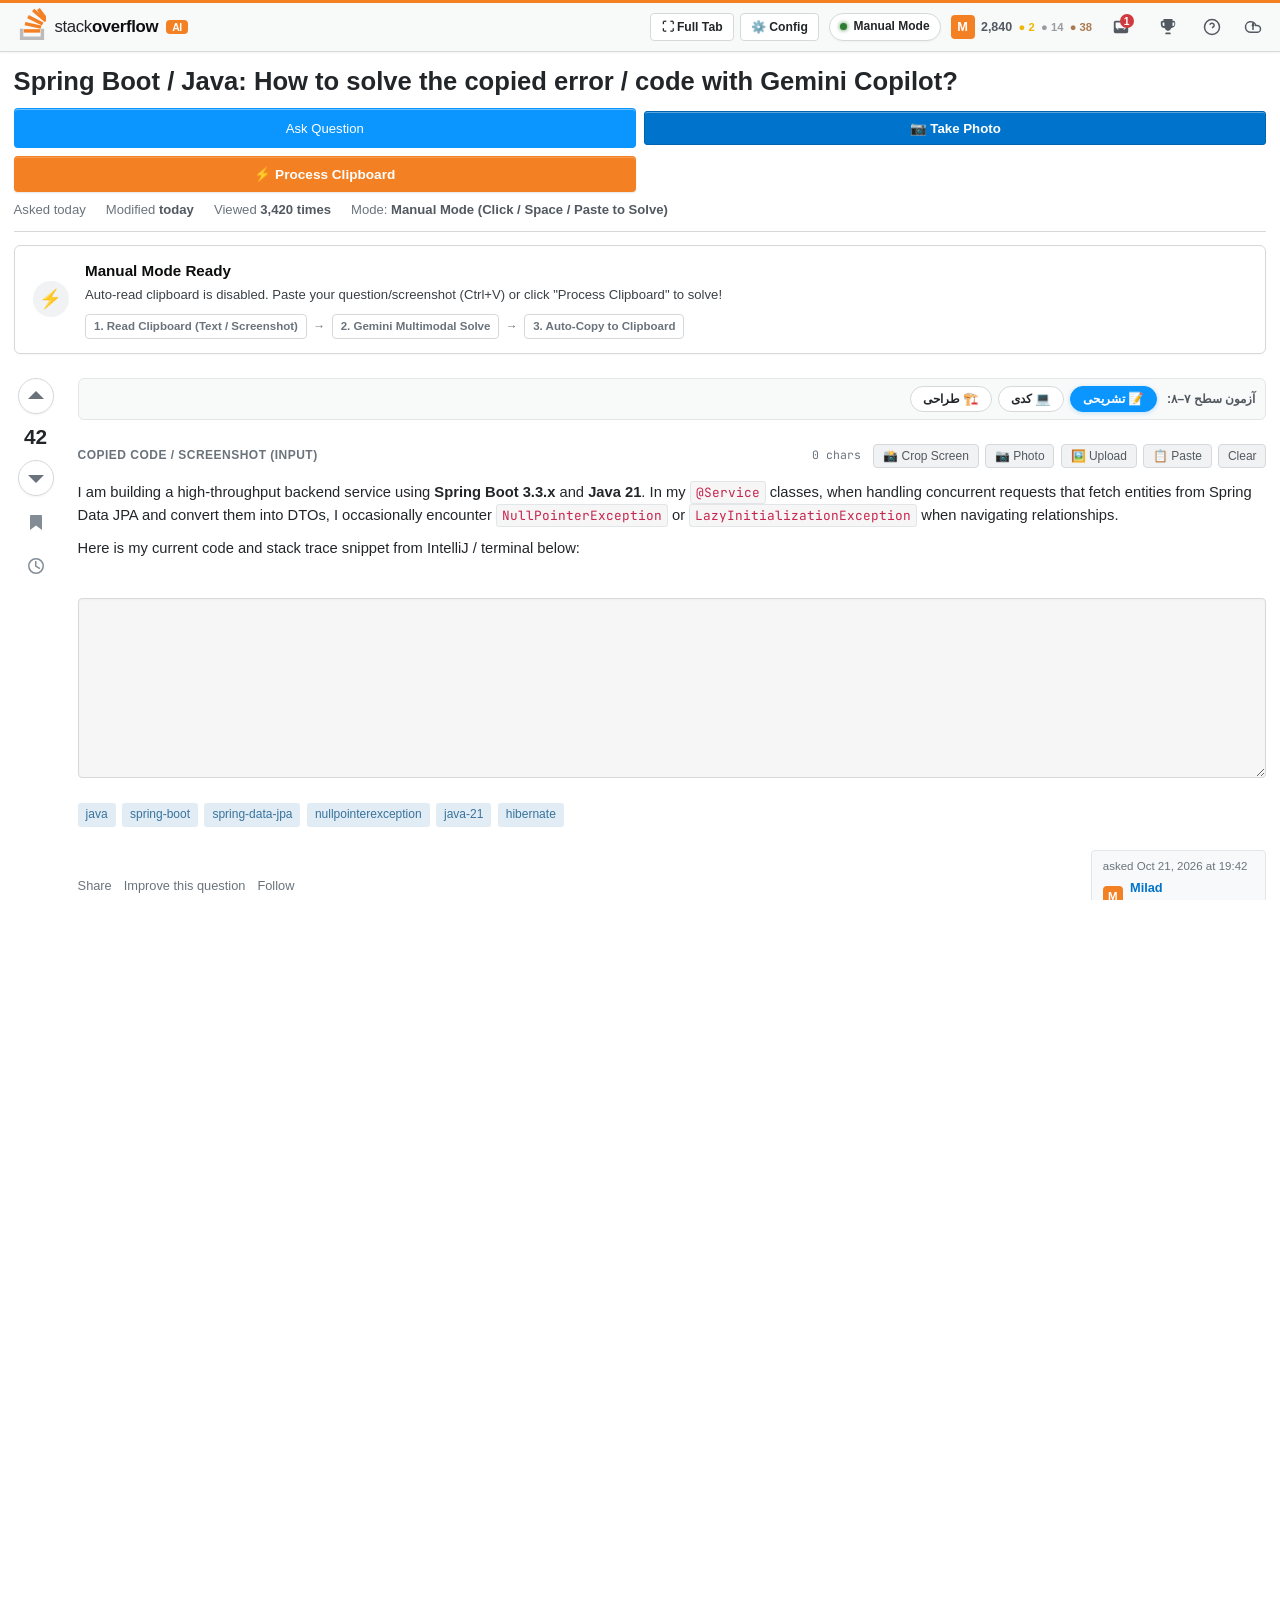
<file: extension-chrome/sidepanel.html>
<!DOCTYPE html>
<html lang="en">
<head>
  <meta charset="UTF-8">
  <meta name="viewport" content="width=device-width, initial-scale=1.0">
  <title>Stack Overflow — Instant Clipboard AI Copilot</title>
  <meta name="description" content="Stack Overflow style Clipboard Copilot: Automatically reads copied code or questions, solves them with Gemini, and copies the solution back to your clipboard.">
  <link rel="icon" type="image/svg+xml" href="favicon.svg">
  
  <!-- Fonts -->
  <link rel="preconnect" href="https://fonts.googleapis.com">
  <link rel="preconnect" href="https://fonts.gstatic.com" crossorigin>
  <link href="https://fonts.googleapis.com/css2?family=JetBrains+Mono:wght@400;500;600&family=Segoe+UI:wght@300;400;600;700&display=swap" rel="stylesheet">
  
  <link rel="stylesheet" href="css/style.css">
  <link rel="stylesheet" href="css/extension.css">
  

</head>
<body class="so-theme-light is-sidepanel">
  <!-- Top Navigation Bar -->
  <header class="so-topbar">
    <div class="so-topbar-container">
      <!-- Stack Overflow Authentic Logo -->
      <a href="#" class="so-brand-link" title="Stack Overflow AI Copilot">
        <div class="so-logo-icon">
          <svg viewBox="0 0 32 37" width="28" height="32" fill="none">
            <path d="M26 33v-9h4v13H2V24h4v9h20z" fill="#BCBBBB"/>
            <path d="M6.5 28.5h19v-4h-19v4z" fill="#F48024"/>
            <path d="M7.5 20l18.5 4 .8-3.9-18.5-4-.8 3.9z" fill="#F48024"/>
            <path d="M10.5 11.8l17 8.5 1.8-3.6-17-8.5-1.8 3.6z" fill="#F48024"/>
            <path d="M16 3.8l14.5 12.5 2.6-3L18.6.8l-2.6 3z" fill="#F48024"/>
            <path d="M25 0l-3.3 2.3 11.5 15.2 3.3-2.3L25 0z" fill="#F48024"/>
          </svg>
        </div>
        <div class="so-brand-text">
          stack<span class="so-bold">overflow</span> <span class="so-badge-copilot">AI</span>
        </div>
      </a>

      <!-- Quick Nav Links -->
      <nav class="so-topbar-nav">
        <a href="#" class="so-nav-item active">Questions</a>
        <a href="#" class="so-nav-item">Help</a>
        <a href="#" class="so-nav-item">Collectives</a>
      </nav>

      <!-- Search / Command Box -->
      <div class="so-search-container" id="so-search-trigger">
        <svg class="so-search-svg" width="18" height="18" viewBox="0 0 18 18" fill="currentColor">
          <path d="M18 16.5l-5.1-5.1c.9-1.3 1.5-2.9 1.5-4.6A6.8 6.8 0 0 0 7.6 0 6.8 6.8 0 0 0 .8 6.8a6.8 6.8 0 0 0 6.8 6.8c1.7 0 3.3-.6 4.6-1.5l5.1 5.1 1.4-1.4zM2.8 6.8a4.8 4.8 0 0 1 4.8-4.8 4.8 4.8 0 0 1 4.8 4.8 4.8 4.8 0 0 1-4.8 4.8 4.8 4.8 0 0 1-4.8-4.8z"/>
        </svg>
        <input type="text" class="so-search-input" placeholder="Copy error/code in your IDE, then switch to this tab... (Press Space)" readonly>
        <kbd class="so-kbd">Space</kbd>
      </div>

      <!-- Topbar Actions & User Stats -->
      <div class="so-topbar-actions">
        <div class="so-ext-btn-group">
          <button id="btn-ext-fullscreen" class="so-ext-top-btn" title="Open in Full Browser Tab">
            ⛶ Full Tab
          </button>
          <button id="btn-ext-settings" class="so-ext-top-btn" title="AI Config & Keys">
            ⚙️ Config
          </button>
        </div>
        <!-- Live Status Pill -->
        <div id="status-pill" class="status-pill status-ready" title="Monitoring clipboard on tab switch">
          <span class="status-dot"></span>
          <span id="status-pill-text">Manual Mode</span>
        </div>

        <!-- User Reputation Profile -->
        <div class="so-user-rep" title="Milad — 2,840 reputation">
          <div class="so-avatar">M</div>
          <span class="so-rep-count">2,840</span>
          <span class="badge-dot gold">● 2</span>
          <span class="badge-dot silver">● 14</span>
          <span class="badge-dot bronze">● 38</span>
        </div>

        <!-- Modern Stack Overflow Inbox -->
        <button class="so-topbar-icon-btn" title="Recent inbox messages (1 new)">
          <svg width="18" height="18" viewBox="0 0 20 20" fill="currentColor">
            <path d="M4 3a2 2 0 0 0-2 2v10a2 2 0 0 0 2 2h12a2 2 0 0 0 2-2V5a2 2 0 0 0-2-2H4zm0 2h12v5.5l-2.5 2.5H6.5L4 10.5V5zm3.5 8h5l1.5-1.5H6l1.5 1.5z"/>
          </svg>
          <span class="so-unread-dot">1</span>
        </button>

        <!-- Modern Stack Overflow Achievements -->
        <button class="so-topbar-icon-btn" title="Recent achievements (+10 rep)">
          <svg width="18" height="18" viewBox="0 0 20 20" fill="currentColor">
            <path d="M15 3h1a2 2 0 0 1 2 2v2c0 2.2-1.8 4-4 4h-.2a6 6 0 0 1-3.8 3.5V16h2a1 1 0 0 1 1 1v1H7v-1a1 1 0 0 1 1-1h2v-1.5A6 6 0 0 1 6.2 11H6a4 4 0 0 1-4-4V5c0-1.1.9-2 2-2h1V1h10v2zm1 2h-1v4h.2c1 0 1.8-.8 1.8-1.8V5zm-12 0H4v2.2C4 8.2 4.8 9 5.8 9H6V5z"/>
          </svg>
        </button>

        <button id="btn-mobile-settings" class="so-icon-btn so-mobile-only" title="API Settings & Models">
          ⚙️
        </button>

        <button id="btn-guide" class="so-icon-btn" title="How to use Stack Overflow Copilot">
          <svg width="18" height="18" viewBox="0 0 24 24" fill="none" stroke="currentColor" stroke-width="2"><circle cx="12" cy="12" r="10"/><path d="M9.09 9a3 3 0 0 1 5.83 1c0 2-3 3-3 3"/><line x1="12" y1="17" x2="12.01" y2="17"/></svg>
        </button>

        <button id="btn-deploy-info" class="so-icon-btn" title="Free Cloud Deployment Guide">
          <svg width="18" height="18" viewBox="0 0 24 24" fill="none" stroke="currentColor" stroke-width="2"><path d="M17.5 19H9a7 7 0 1 1 6.71-9h1.79a4.5 4.5 0 1 1 0 9Z"/><polyline points="13 11 12 7 11 11"/><line x1="12" y1="7" x2="12" y2="16"/></svg>
        </button>

        <button id="btn-ext-install" class="so-btn-ext-install" title="Install">
          Install
        </button>
      </div>
    </div>
  </header>

  <!-- Main Container Layout (Left Nav + Main Content + Right Sidebar) -->
  <div class="so-page-wrap">
    <!-- Left Navigation Sidebar -->
    <aside class="so-left-sidebar">
      <nav class="so-side-nav">
        <a href="#" class="so-side-link"><span class="icon">🏠</span> Home</a>
        <div class="so-side-heading">PUBLIC</div>
        <a href="#" class="so-side-link active"><span class="icon">💬</span> Questions</a>
        <a href="#" class="so-side-link"><span class="icon">🏷️</span> Tags</a>
        <a href="#" class="so-side-link"><span class="icon">👥</span> Users</a>
        <a href="#" class="so-side-link"><span class="icon">🏢</span> Companies</a>

        <div class="so-side-heading">CLIPBOARD ENGINE</div>
        <div class="so-toggle-box">
          <div class="so-toggle-row so-toggle-featured">
            <div class="so-toggle-info">
              <span class="so-toggle-title">Auto Read on Tab Focus</span>
              <span class="so-toggle-desc" id="autosync-status-label">Disabled (Safe Mode)</span>
            </div>
            <label class="switch-sm" title="Auto Read on Tab Focus is disabled">
              <input type="checkbox" id="toggle-autosync" disabled>
              <span class="slider-sm" style="opacity: 0.5; cursor: not-allowed;"></span>
            </label>
          </div>
          <div class="so-toggle-row">
            <span>Audio Chime</span>
            <label class="switch-sm">
              <input type="checkbox" id="toggle-sound" checked>
              <span class="slider-sm"></span>
            </label>
          </div>
          <div class="so-toggle-row">
            <span>Loop Shield</span>
            <label class="switch-sm">
              <input type="checkbox" id="toggle-dedup" checked>
              <span class="slider-sm"></span>
            </label>
          </div>
          <div class="so-toggle-row">
            <span>Desktop Alerts</span>
            <label class="switch-sm">
              <input type="checkbox" id="toggle-notification">
              <span class="slider-sm"></span>
            </label>
          </div>
        </div>
      </nav>
    </aside>

    <!-- Main Content Area: Question + Answer Feed -->
    <main class="so-main-column">
      <!-- Question Title Header -->
      <div class="so-question-header">
        <div class="so-title-row">
          <h1 class="so-question-title" id="live-state-title">Spring Boot / Java: How to solve the copied error / code with Gemini Copilot?</h1>
          <div class="so-header-btn-group">
            <a href="#text-input" class="so-btn-ask" id="btn-ask-question" title="Ask a new question on Stack Overflow">Ask Question</a>
            <button id="btn-camera" class="so-btn-camera" title="Take a photo with your phone's camera">
              📷 Take Photo
            </button>
            <button id="btn-manual-process" class="so-btn-primary">
              ⚡ Process Clipboard
            </button>
          </div>
          <!-- Hidden Native Mobile Camera Input -->
          <input type="file" id="camera-input" accept="image/*" capture="environment" style="display: none;">
        </div>
        <div class="so-question-meta">
          <span>Asked <time id="meta-time">today</time></span>
          <span>Modified <span class="so-highlight">today</span></span>
          <span>Viewed <span class="so-highlight">3,420 times</span></span>
          <span>Mode: <span id="meta-sync-mode" class="so-highlight">Manual Mode (Click / Paste to Solve)</span></span>
        </div>
      </div>

      <!-- Live Radar Processing Pipeline Notification -->
      <div class="so-notice-banner status-visualizer-card">
        <div class="so-notice-icon" id="radar-core">
          <span id="radar-icon">⚡</span>
        </div>
        <div class="so-notice-text">
          <strong id="live-state-subtitle">Manual Mode Ready</strong>
          <p id="live-state-desc">Auto-read clipboard is disabled by default. Paste your code or screenshot (Ctrl+V) or click "Process Clipboard" to solve!</p>
          <div class="so-pipeline-steps">
            <span class="so-step-badge" id="step-read">1. Read Clipboard (Text / Screenshot)</span>
            <span class="so-step-arrow">&rarr;</span>
            <span class="so-step-badge" id="step-ai">2. Gemini Multimodal Solve</span>
            <span class="so-step-arrow">&rarr;</span>
            <span class="so-step-badge" id="step-write">3. Auto-Copy to Clipboard</span>
          </div>
        </div>
      </div>

      <!-- Question Post Box (Input) -->
      <article class="so-post-box">
        <div class="so-vote-col">
          <button class="so-vote-btn" title="This question shows research effort; it is useful and clear">
            <svg width="18" height="18" viewBox="0 0 18 18"><path d="M1 12h16L9 4l-8 8Z" fill="currentColor"/></svg>
          </button>
          <span class="so-vote-count">42</span>
          <button class="so-vote-btn" title="This question does not show any research effort; it is unclear or not useful">
            <svg width="18" height="18" viewBox="0 0 18 18"><path d="M1 6h16l-8 8-8-8Z" fill="currentColor"/></svg>
          </button>
          <button class="so-vote-action" title="Save this question">
            <svg width="18" height="18" viewBox="0 0 18 18"><path d="m3 17 6-4.5 6 4.5V3a1 1 0 0 0-1-1H4a1 1 0 0 0-1 1v14Z" fill="currentColor"/></svg>
          </button>
          <button class="so-vote-action" title="Show activity on this post">
            <svg width="18" height="18" viewBox="0 0 18 18"><path d="M9 1a8 8 0 1 0 8 8 8 8 0 0 0-8-8Zm0 14.5a6.5 6.5 0 1 1 6.5-6.5 6.5 6.5 0 0 1-6.5 6.5ZM9.5 4H8v5.5l4.5 2.7.8-1.2-3.8-2.3V4Z" fill="currentColor"/></svg>
          </button>
        </div>

        <div class="so-post-body">
          <!-- Level 7-8 Quick Prompt Mode Switcher -->
          <div class="so-preset-quickbar" dir="rtl" aria-label="انتخاب حالت آزمون سطح ۷–۸">
            <span class="so-preset-quickbar-label">آزمون سطح ۷–۸:</span>
            <button type="button" class="so-preset-pill active" data-preset-id="l78-descriptive" title="سؤالات تشریحی سطح ۷–۸ (پیش‌فرض)">📝 تشریحی</button>
            <button type="button" class="so-preset-pill" data-preset-id="l78-coding" title="مسئله‌ی عملی و کدنویسی جاوا ۲۱ + analysis.md">💻 کدی</button>
            <button type="button" class="so-preset-pill" data-preset-id="l78-design" title="طراحی سیستم: design.md + نمودارهای C4 + ADR">🏗️ طراحی</button>
          </div>

          <div class="so-post-header-tools">
            <span class="so-label">COPIED CODE / SCREENSHOT (INPUT)</span>
            <div class="so-tools-right">
              <span id="input-stats" class="so-stats-tag">0 chars</span>
              <button id="btn-crop-screen" class="so-btn-subtle" title="کراپ اسکرین‌شات از صفحه (Ctrl+Shift+X / Ctrl+Shift+A)">📸 Crop Screen</button>
              <button id="btn-camera-inline" class="so-btn-subtle" title="Take a photo with camera">📷 Photo</button>
              <button id="btn-upload-file" class="so-btn-subtle" title="Upload screenshot / image file">🖼️ Upload</button>
              <button id="btn-paste-manual" class="so-btn-subtle" title="Paste text or screenshot">📋 Paste</button>
              <button id="btn-clear-input" class="so-btn-subtle">Clear</button>
              <input type="file" id="file-image-picker" accept="image/*" style="display: none;">
            </div>
          </div>

          <!-- Spring Boot Question Scenario Description -->
          <div class="so-question-desc">
            <p>I am building a high-throughput backend service using <strong>Spring Boot 3.3.x</strong> and <strong>Java 21</strong>. In my <code>@Service</code> classes, when handling concurrent requests that fetch entities from Spring Data JPA and convert them into DTOs, I occasionally encounter <code>NullPointerException</code> or <code>LazyInitializationException</code> when navigating relationships.</p>
            <p>Here is my current code and stack trace snippet from IntelliJ / terminal below:</p>
          </div>

          <!-- Screenshot Preview Container -->
          <div id="screenshot-preview-container" class="so-screenshot-box" style="display: none;">
            <div class="so-screenshot-header">
              <div class="so-screenshot-title">
                <span class="so-badge-screenshot" id="screenshot-badge">📸 PHOTO / SCREENSHOT</span>
                <span id="screenshot-info" class="so-screenshot-meta">image/png</span>
              </div>
              <button id="btn-remove-screenshot" class="so-btn-subtle" title="Remove screenshot">&times; Remove Image</button>
            </div>
            <div class="so-screenshot-img-wrap">
              <img id="screenshot-preview-img" class="so-screenshot-img" alt="Clipboard Screenshot Preview" />
            </div>
          </div>

          <div class="so-editor-container">
            <textarea id="text-input" class="so-code-editor" wrap="soft" placeholder=""></textarea>
          </div>

          <!-- Tags row -->
          <div class="so-tags-row">
            <span class="so-tag">java</span>
            <span class="so-tag">spring-boot</span>
            <span class="so-tag">spring-data-jpa</span>
            <span class="so-tag">nullpointerexception</span>
            <span class="so-tag">java-21</span>
            <span class="so-tag">hibernate</span>
          </div>

          <!-- Post Signature -->
          <div class="so-post-footer">
            <div class="so-actions-sub">
              <a href="#">Share</a>
              <a href="#">Improve this question</a>
              <a href="#">Follow</a>
            </div>
            <div class="so-user-card">
              <span class="so-user-time">asked Oct 21, 2026 at 19:42</span>
              <div class="so-user-info">
                <div class="so-avatar sm">M</div>
                <div>
                  <a href="#" class="so-user-name">Milad</a>
                  <div class="so-user-badges"><span class="badge-dot gold">● 2</span> <span class="badge-dot silver">● 14</span> <span class="badge-dot bronze">● 38</span></div>
                </div>
              </div>
            </div>
          </div>

          <!-- Question Comments Thread (Authentic Stack Overflow Community Discussion) -->
          <div class="so-comments-container">
            <div class="so-comment">
              <div class="so-comment-vote">
                <span class="so-comment-score">3</span>
                <button class="so-comment-up" title="Upvote comment">▲</button>
              </div>
              <div class="so-comment-text">
                Could you check if you have circular dependency or if the Spring context fails during component scan? Also sharing the Java stacktrace would help.
                – <a href="#" class="so-comment-user">Boris the Spider</a>
                <span class="so-comment-date">yesterday at 19:42</span>
              </div>
            </div>
            <div class="so-comment">
              <div class="so-comment-vote">
                <span class="so-comment-score">5</span>
                <button class="so-comment-up" title="Upvote comment">▲</button>
              </div>
              <div class="so-comment-text">
                If you're using Spring Boot 3+ with Java 17+, remember that <code>jakarta.persistence</code> is used instead of <code>javax.persistence</code>.
                – <a href="#" class="so-comment-user">M. Deinum</a>
                <span class="so-comment-date">Oct 21 at 12:05</span>
              </div>
            </div>
            <div class="so-comment">
              <div class="so-comment-vote"></div>
              <div class="so-comment-text">
                Thanks! I've pasted the code and error screenshot above for analysis.
                – <a href="#" class="so-comment-user so-comment-op">Milad</a>
                <span class="so-comment-date">just now</span>
              </div>
            </div>
            <div class="so-add-comment-wrap">
              <a href="#text-input" class="so-add-comment-link">Add a comment</a>
            </div>
          </div>
        </div>
      </article>

      <!-- Answer Section Header -->
      <div class="so-answers-header">
        <h2 class="so-answers-title">3 Answers</h2>
        <div class="so-answers-sort-row">
          <span>Sorted by:</span>
          <select class="so-sort-select" title="Sort answers">
            <option>Highest score (default)</option>
            <option>Trending (recent votes count more)</option>
            <option>Date modified (newest first)</option>
            <option>Date created (oldest first)</option>
          </select>
        </div>
      </div>

      <!-- Answer Post Box (Output / Solved) -->
      <article class="so-post-box so-accepted-answer" id="accepted-answer-box">
        <div class="so-vote-col">
          <button class="so-vote-btn" title="This answer is useful">
            <svg width="18" height="18" viewBox="0 0 18 18"><path d="M1 12h16L9 4l-8 8Z" fill="currentColor"/></svg>
          </button>
          <span class="so-vote-count">158</span>
          <button class="so-vote-btn" title="This answer is not useful">
            <svg width="18" height="18" viewBox="0 0 18 18"><path d="M1 6h16l-8 8-8-8Z" fill="currentColor"/></svg>
          </button>
          
          <!-- Stack Overflow Big Green Accepted Checkmark -->
          <div class="so-accepted-check" title="Accepted Solution">
            <svg width="36" height="36" viewBox="0 0 36 36" fill="#2e7d32">
              <path d="M6 14l8 8L30 6v6L14 28l-8-8z"/>
            </svg>
            <span class="so-accepted-text" id="accepted-check-text">ACCEPTED</span>
          </div>

          <button class="so-vote-action" title="Save this answer">
            <svg width="18" height="18" viewBox="0 0 18 18"><path d="m3 17 6-4.5 6 4.5V3a1 1 0 0 0-1-1H4a1 1 0 0 0-1 1v14Z" fill="currentColor"/></svg>
          </button>
          <button class="so-vote-action" title="Show activity on this post">
            <svg width="18" height="18" viewBox="0 0 18 18"><path d="M9 1a8 8 0 1 0 8 8 8 8 0 0 0-8-8Zm0 14.5a6.5 6.5 0 1 1 6.5-6.5 6.5 6.5 0 0 1-6.5 6.5ZM9.5 4H8v5.5l4.5 2.7.8-1.2-3.8-2.3V4Z" fill="currentColor"/></svg>
          </button>
        </div>

        <div class="so-post-body">
          <div class="so-post-header-tools">
            <span class="so-label so-label-green" id="accepted-label">ACCEPTED ANSWER &bull; READY</span>
            <div class="so-tools-right">
              <span id="output-stats" class="so-stats-tag">0 chars</span>
              <button id="btn-toggle-raw" class="so-btn-subtle" title="Toggle between formatted card and raw text">Raw Code</button>
              <button id="btn-copy-output" class="so-btn-green" title="Copy answer to clipboard">
                📋 Copy
              </button>
            </div>
          </div>

          <div class="so-editor-container">
            <!-- Formatted Solution Card (Persian Explanation + Java Code) -->
            <div id="solution-render-box" class="so-solution-render-box">
              <div id="solution-render-content" class="so-solution-render-content">
                <p class="so-placeholder-text">Stack Overflow Copilot will display the solved Java code and Persian explanation in this box...</p>
              </div>
            </div>

            <!-- Raw Textarea (hidden by default, toggleable) -->
            <textarea id="text-output" class="so-code-editor so-output-editor" wrap="soft" style="display: none;" readonly placeholder="Stack Overflow Copilot will place the resolved code and explanation here..."></textarea>
          </div>

          <!-- Answer Footer -->
          <div class="so-post-footer">
            <div class="so-actions-sub">
              <a href="#">Share</a>
              <a href="#">Improve this answer</a>
              <a href="#">Follow</a>
            </div>
            <div class="so-user-card so-answered-card">
              <span class="so-user-time">answered just now</span>
              <div class="so-user-info">
                <div class="so-avatar sm bot">🤖</div>
                <div>
                  <a href="#" class="so-user-name">GapGPT (GPT-5 Nano)</a>
                  <div class="so-user-badges"><span class="badge-dot gold">● 100k</span> Verified Solution</div>
                </div>
              </div>
            </div>
          </div>

          <!-- Answer Comments Thread (Authentic Stack Overflow Community Discussion) -->
          <div class="so-comments-container">
            <div class="so-comment">
              <div class="so-comment-vote">
                <span class="so-comment-score">14</span>
                <button class="so-comment-up" title="Upvote comment">▲</button>
              </div>
              <div class="so-comment-text">
                This completely resolved the issue, especially handling null safety and boundary checks in Java. Clean and concise. +1
                – <a href="#" class="so-comment-user so-comment-op">Milad</a>
                <span class="so-comment-date">5 mins ago</span>
              </div>
            </div>
            <div class="so-comment">
              <div class="so-comment-vote">
                <span class="so-comment-score">6</span>
                <button class="so-comment-up" title="Upvote comment">▲</button>
              </div>
              <div class="so-comment-text">
                Confirmed working flawlessly on JDK 17 &amp; 21. Great job on the time complexity explanation as well.
                – <a href="#" class="so-comment-user">AlexR</a>
                <span class="so-comment-date">2 mins ago</span>
              </div>
            </div>
            <div class="so-add-comment-wrap">
              <a href="#text-output" class="so-add-comment-link">Add a comment</a>
            </div>
          </div>
        </div>
      </article>

      <!-- Community Answer 2: Constructor Injection & Transaction Management -->
      <article class="so-post-box so-community-answer">
        <div class="so-vote-col">
          <button class="so-vote-btn" title="This answer is useful">
            <svg width="18" height="18" viewBox="0 0 18 18"><path d="M1 12h16L9 4l-8 8Z" fill="currentColor"/></svg>
          </button>
          <span class="so-vote-count">64</span>
          <button class="so-vote-btn" title="This answer is not useful">
            <svg width="18" height="18" viewBox="0 0 18 18"><path d="M1 6h16l-8 8-8-8Z" fill="currentColor"/></svg>
          </button>
          <button class="so-vote-action" title="Save this answer">
            <svg width="18" height="18" viewBox="0 0 18 18"><path d="m3 17 6-4.5 6 4.5V3a1 1 0 0 0-1-1H4a1 1 0 0 0-1 1v14Z" fill="currentColor"/></svg>
          </button>
          <button class="so-vote-action" title="Show activity on this post">
            <svg width="18" height="18" viewBox="0 0 18 18"><path d="M9 1a8 8 0 1 0 8 8 8 8 0 0 0-8-8Zm0 14.5a6.5 6.5 0 1 1 6.5-6.5 6.5 6.5 0 0 1-6.5 6.5ZM9.5 4H8v5.5l4.5 2.7.8-1.2-3.8-2.3V4Z" fill="currentColor"/></svg>
          </button>
        </div>

        <div class="so-post-body">
          <div class="so-answer-text">
            <h3>Approach 2: Use Constructor Injection with <code>@RequiredArgsConstructor</code> and <code>@Transactional(readOnly = true)</code></h3>
            <p>Field injection via <code>@Autowired</code> is an anti-pattern in modern Spring Boot apps because it breaks immutability, hides dependencies, and complicates unit testing with Mockito. Switching to constructor injection ensures all dependencies are fully initialized before any service method is executed.</p>
            <p>Additionally, marking read-only service queries with <code>@Transactional(readOnly = true)</code> keeps the Hibernate persistence session open throughout DTO mapping and enables Hibernate to optimize flush modes:</p>
            <pre><code>@Service
@RequiredArgsConstructor
@Transactional(readOnly = true)
public class OrderServiceImpl implements OrderService {

    private final OrderRepository orderRepository;
    private final UserMapper userMapper;

    @Override
    public OrderDTO getOrderDetails(Long orderId) {
        Order order = orderRepository.findByIdWithItems(orderId)
            .orElseThrow(() -> new EntityNotFoundException("Order not found with id: " + orderId));

        return userMapper.toDto(order);
    }
}</code></pre>
            <p>Notice that <code>final</code> fields guarantee non-null bean references, preventing arbitrary <code>NullPointerException</code> at runtime if a dependency fails to autowire.</p>
          </div>

          <!-- Post Footer -->
          <div class="so-post-footer">
            <div class="so-actions-sub">
              <a href="#">Share</a>
              <a href="#">Improve this answer</a>
              <a href="#">Follow</a>
            </div>
            <div class="so-user-card">
              <span class="so-user-time">answered Oct 21, 2026 at 20:15</span>
              <div class="so-user-info">
                <div class="so-avatar sm">S</div>
                <div>
                  <a href="#" class="so-user-name">Sander Verhagen</a>
                  <div class="so-user-badges"><span class="badge-dot gold">● 9</span> <span class="badge-dot silver">● 64</span> <span class="badge-dot bronze">● 98</span></div>
                </div>
              </div>
            </div>
          </div>

          <!-- Comments on Answer 2 -->
          <div class="so-comments-container">
            <div class="so-comment">
              <div class="so-comment-vote">
                <span class="so-comment-score">4</span>
                <button class="so-comment-up" title="Upvote comment">▲</button>
              </div>
              <div class="so-comment-text">
                Constructor injection makes unit testing so much cleaner because we can simply pass mocks into <code>new OrderServiceImpl(repo, mapper)</code> without reflection. +1
                – <a href="#" class="so-comment-user so-comment-op">Milad</a>
                <span class="so-comment-date">1 hour ago</span>
              </div>
            </div>
            <div class="so-comment">
              <div class="so-comment-vote">
                <span class="so-comment-score">7</span>
                <button class="so-comment-up" title="Upvote comment">▲</button>
              </div>
              <div class="so-comment-text">
                Also note that <code>@Transactional(readOnly = true)</code> informs Hibernate not to take dirty-checking snapshots, improving heap memory and latency.
                – <a href="#" class="so-comment-user">vlad_mihalcea</a>
                <span class="so-comment-date">45 mins ago</span>
              </div>
            </div>
            <div class="so-add-comment-wrap">
              <a href="#" class="so-add-comment-link">Add a comment</a>
            </div>
          </div>
        </div>
      </article>

      <!-- Community Answer 3: Spring Data JPA EntityGraph & Record Projections -->
      <article class="so-post-box so-community-answer">
        <div class="so-vote-col">
          <button class="so-vote-btn" title="This answer is useful">
            <svg width="18" height="18" viewBox="0 0 18 18"><path d="M1 12h16L9 4l-8 8Z" fill="currentColor"/></svg>
          </button>
          <span class="so-vote-count">28</span>
          <button class="so-vote-btn" title="This answer is not useful">
            <svg width="18" height="18" viewBox="0 0 18 18"><path d="M1 6h16l-8 8-8-8Z" fill="currentColor"/></svg>
          </button>
          <button class="so-vote-action" title="Save this answer">
            <svg width="18" height="18" viewBox="0 0 18 18"><path d="m3 17 6-4.5 6 4.5V3a1 1 0 0 0-1-1H4a1 1 0 0 0-1 1v14Z" fill="currentColor"/></svg>
          </button>
          <button class="so-vote-action" title="Show activity on this post">
            <svg width="18" height="18" viewBox="0 0 18 18"><path d="M9 1a8 8 0 1 0 8 8 8 8 0 0 0-8-8Zm0 14.5a6.5 6.5 0 1 1 6.5-6.5 6.5 6.5 0 0 1-6.5 6.5ZM9.5 4H8v5.5l4.5 2.7.8-1.2-3.8-2.3V4Z" fill="currentColor"/></svg>
          </button>
        </div>

        <div class="so-post-body">
          <div class="so-answer-text">
            <h3>Approach 3: Prevent N+1 issues using Spring Data JPA <code>@EntityGraph</code> or Java 21 Record DTO Projections</h3>
            <p>If your <code>LazyInitializationException</code> occurs when mapping collection relations (like <code>Order.items</code> or <code>Order.customer</code>), using <code>@EntityGraph</code> instructs Spring Data JPA to perform an immediate SQL <code>LEFT OUTER JOIN</code>, preventing detached proxy errors.</p>
            <p>In modern Spring Boot 3, using <strong>Java 21 Records</strong> for constructor query projection is even faster because it completely bypasses the Hibernate first-level cache:</p>
            <pre><code>public interface OrderRepository extends JpaRepository&lt;Order, Long&gt; {

    // Solution A: Fetch graph for eager loading specific relations in one single query
    @EntityGraph(attributePaths = {"orderItems", "customer"})
    Optional&lt;Order&gt; findWithItemsById(Long id);

    // Solution B: Java 21 Record Projection (skips Hibernate persistence context)
    @Query("""
        SELECT new com.example.dto.OrderSummaryDTO(o.id, o.status, c.email, COUNT(i.id))
        FROM Order o
        JOIN o.customer c
        LEFT JOIN o.orderItems i
        WHERE o.id = :id
        GROUP BY o.id, o.status, c.email
    """)
    Optional&lt;OrderSummaryDTO&gt; findSummaryById(@Param("id") Long id);
}</code></pre>
          </div>

          <!-- Post Footer -->
          <div class="so-post-footer">
            <div class="so-actions-sub">
              <a href="#">Share</a>
              <a href="#">Improve this answer</a>
              <a href="#">Follow</a>
            </div>
            <div class="so-user-card">
              <span class="so-user-time">answered Oct 21, 2026 at 21:04</span>
              <div class="so-user-info">
                <div class="so-avatar sm">S</div>
                <div>
                  <a href="#" class="so-user-name">Stéphane Nicoll</a>
                  <div class="so-user-badges"><span class="badge-dot gold">● 28</span> <span class="badge-dot silver">● 194</span> <span class="badge-dot bronze">● 320</span></div>
                </div>
              </div>
            </div>
          </div>

          <!-- Comments on Answer 3 -->
          <div class="so-comments-container">
            <div class="so-comment">
              <div class="so-comment-vote">
                <span class="so-comment-score">5</span>
                <button class="so-comment-up" title="Upvote comment">▲</button>
              </div>
              <div class="so-comment-text">
                DTO projections via Java Record are blazing fast and save substantial heap allocation during peak traffic. Excellent advice.
                – <a href="#" class="so-comment-user">john_c</a>
                <span class="so-comment-date">30 mins ago</span>
              </div>
            </div>
            <div class="so-add-comment-wrap">
              <a href="#" class="so-add-comment-link">Add a comment</a>
            </div>
          </div>
        </div>
      </article>

      <!-- Bottom History Section -->
      <div class="so-history-section">
        <div class="so-history-header">
          <h3>🕒 Clipboard Solutions History</h3>
          <button id="btn-clear-history" class="so-btn-subtle">Clear History</button>
        </div>
        <div class="so-history-list" id="history-list">
          <div class="empty-history" id="empty-history-placeholder">
            <p>No processed items yet. Copy some code or an error, then switch back to this tab!</p>
          </div>
        </div>
      </div>
    </main>

    <!-- Right Sidebar (The Overflow Blog & AI Settings) -->
    <aside class="so-right-sidebar">
      <!-- Mobile Drawer Close Header -->
      <div class="so-sidebar-mobile-header">
        <div class="so-sidebar-mobile-title">
          <span class="icon">⚙️</span>
          <span>تنظیمات و کلیدهای هوش مصنوعی</span>
        </div>
        <button id="btn-close-sidebar" class="modal-close" title="Close settings" aria-label="Close">&times;</button>
      </div>

      <!-- "The Overflow Config" Box -->
      <div class="so-widget-box">
        <div class="so-widget-header">
          <span class="icon">✏️</span> The Overflow Settings
        </div>
        <div class="so-widget-body">
          <!-- Key Status Badge -->
          <div class="so-config-row">
            <span class="so-label-sm">API Status:</span>
            <span id="key-status-badge" class="so-status-badge success">Key Active &amp; Ready</span>
          </div>

          <!-- Provider Tabs -->
          <div class="so-provider-tabs">
            <button class="so-tab-btn active" data-provider="custom_openai">GapGPT</button>
            <button class="so-tab-btn" data-provider="avalai">AvalAI</button>
            <button class="so-tab-btn" data-provider="arvancloud">ArvanCloud</button>
            <button class="so-tab-btn" data-provider="gemini">Gemini</button>
            <button class="so-tab-btn" data-provider="openai">OpenAI</button>
          </div>

          <!-- 3rd Party API Base URL Input -->
          <div class="so-form-group" id="api-url-group">
            <div class="so-form-label-row">
              <label for="api-url-input">API Base URL (3rd Party)</label>
              <span class="so-pill-failover">OpenAI Compatible</span>
            </div>
            <div class="so-input-wrapper">
              <input type="text" id="api-url-input" value="https://api.gapgpt.app/v1" placeholder="https://api.gapgpt.app/v1">
              <button id="btn-save-url" class="so-btn-save-inside">Save</button>
            </div>
            <div class="so-url-presets">
              <span class="so-hint-text">Quick:</span>
              <button type="button" class="so-chip-btn" data-preset-url="https://api.gapgpt.app/v1" data-preset-model="deepseek-v4.1-flash">GapGPT</button>
              <button type="button" class="so-chip-btn" data-preset-url="https://api.avalai.ir/v1" data-preset-model="deepseek-v4.1-flash">AvalAI</button>
              <button type="button" class="so-chip-btn" data-preset-url="https://api.arvancloudai.ir/v1" data-preset-model="DeepSeek-V4.1-Flash">ArvanCloud</button>
              <button type="button" class="so-chip-btn" data-preset-url="https://api.deepseek.com/v1" data-preset-model="deepseek-chat">DeepSeek</button>
              <button type="button" class="so-chip-btn" data-preset-url="https://api.groq.com/openai/v1" data-preset-model="llama-3.3-70b-versatile">Groq</button>
              <button type="button" class="so-chip-btn" data-preset-url="https://openrouter.ai/api/v1" data-preset-model="deepseek/deepseek-chat">OpenRouter</button>
              <button type="button" class="so-chip-btn" data-preset-url="http://localhost:11434/v1" data-preset-model="llama3.2">Ollama</button>
              <button type="button" id="btn-fetch-models-quick" class="so-chip-btn so-chip-highlight" title="Fetch available models from this API endpoint">⚡ Load API Models</button>
            </div>
          </div>

          <!-- Primary API Key (Key 1) -->
          <div class="so-form-group">
            <div class="so-form-label-row">
              <label for="api-key-input">API Key</label>
              <a id="get-key-link" href="https://gapgpt.app" target="_blank" rel="noopener">Get Key &rarr;</a>
            </div>
            <div class="so-input-wrapper">
              <input type="password" id="api-key-input" value="sk-F4T2AxOQw9HcnrUBdfsbTF7Fsu5JZelWBjBRhBkeNxpSLsNX" placeholder="Primary API key...">
              <button id="btn-toggle-key" class="so-btn-icon-inside" title="Toggle key visibility">👁️</button>
              <button id="btn-save-key" class="so-btn-save-inside">Save</button>
            </div>
            <p class="so-hint-text" id="key-hint">GapGPT API preloaded. Default model: deepseek-v4.1-flash.</p>
          </div>

          <!-- Backup API Key (Key 2) for Rate Limit Failover -->
          <div class="so-form-group" id="backup-key-group" style="display: none;">
            <div class="so-form-label-row">
              <label for="api-key-backup-input">Key #2 (Backup / Limit Failover)</label>
              <span class="so-pill-failover">Auto-Fallback</span>
            </div>
            <div class="so-input-wrapper">
              <input type="password" id="api-key-backup-input" value="AQ.Ab8RN6Jug5V9Cks3DuZ_xNKI-o-GHsdorIO5zL4Usn3fFo0Geg" placeholder="Paste 2nd Gemini key for quota backup...">
              <button id="btn-toggle-backup-key" class="so-btn-icon-inside" title="Toggle key visibility">👁️</button>
              <button id="btn-save-backup-key" class="so-btn-save-inside">Save</button>
            </div>
            <p class="so-hint-text">If Key #1 hits rate limits (429/quota), Key #2 will be used instantly!</p>
          </div>

          <!-- Model Selection -->
          <div class="so-form-group" id="model-select-group">
            <div class="so-form-label-row">
              <label for="model-select">AI Model</label>
              <span id="model-count-badge" class="so-model-count-badge" style="display: none;"></span>
            </div>
            <select id="model-select" class="so-select">
              <option value="deepseek-v4.1-flash" selected>⚡ DeepSeek 4.1 Flash (Ultra Fast — Default)</option>
              <option value="gpt-5-nano">gpt-5-nano</option>
              <option value="gemini-2.5-flash">Gemini 2.5 Flash</option>
              <option value="gemini-3.8-flash">Gemini 3.8 Flash</option>
              <option value="deepseek-chat">deepseek-chat</option>
              <option value="llama-3.3-70b-versatile">llama-3.3-70b-versatile</option>
            </select>
            <button type="button" id="btn-fetch-models" class="so-btn-fetch-dedicated" title="Fetch and refresh available models directly from this API endpoint">
              <span class="btn-icon">🔄</span>
              <span class="btn-text">بارگذاری مدل‌ها از API (Load Models)</span>
            </button>
          </div>

          <!-- Custom Model Name Input -->
          <div class="so-form-group" id="custom-model-group" style="display: none;">
            <label for="custom-model-input">Custom Model Name</label>
            <div class="so-input-wrapper">
              <input type="text" id="custom-model-input" placeholder="e.g. deepseek/deepseek-chat or llama-3.3-70b-versatile">
              <button id="btn-save-custom-model" class="so-btn-save-inside">Save</button>
            </div>
          </div>

          <!-- Preset Selection -->
          <div class="so-form-group">
            <label for="preset-select">Prompt Preset (Level 7–8)</label>
            <select id="preset-select" class="so-select">
              <option value="l78-descriptive" selected>📝 سطح ۷–۸: سؤالات تشریحی (پیش‌فرض)</option>
              <option value="l78-coding">💻 سطح ۷–۸: سؤالات عملی و کدی (Java 21 + analysis.md)</option>
              <option value="l78-design">🏗️ سطح ۷–۸: سؤالات طراحی سیستم (design.md + C4 + ADR)</option>
            </select>
          </div>

          <!-- Custom Prompt Textarea -->
          <div class="so-form-group" id="custom-prompt-container">
            <div class="so-form-label-row">
              <label for="system-prompt">System Prompt</label>
              <button id="btn-reset-prompt" class="so-btn-text">Reset</button>
            </div>
            <textarea id="system-prompt" class="so-textarea" rows="4">تو یک کارشناس ارشد جاوا (سطح ۷–۸) هستی و برای هر سؤال تشریحی فقط ۲ دقیقه وقت تایپ داری. پاسخ باید خیلی کوتاه، جمع‌وجور، مستقیم و ۱۰۰٪ شبیه تایپ سریع یک انسان در ۲ دقیقه باشد تا به هیچ وجه طولانی یا شبیه AI نباشد. مطلقاً سلام، مقدمه، توضیح اضافه یا جمع‌بندی ننویس.

قانون سخت حجم (خط قرمز ۲ دقیقه):
- برای هر سؤال فقط **۱ پاراگراف کوتاه** با **حداکثر ۳ تا ۴ جمله‌ی فشرده (حدود ۵۰ تا ۸۵ کلمه / ۳ تا ۴ خط)** بنویس. هرگز بیشتر از ۴ جمله یا بیش از ۱ پاراگراف نشود و اصلاً لفتش نده.

در همین ۳ تا ۴ جمله‌ی کوتاه، این ۴ نکته را فشرده و پیوسته جا بده:
۱. جمله‌ی اول: ریشه‌ی مشکل یا ریسک اصلی دقیقاً در همین سناریو.
۲. جمله‌ی دوم و سوم: راه‌حل عملی همراه با مقایسه‌ی خیلی کوتاه با یک جایگزین، مهم‌ترین حالت شکست (مثل Split Brain/Fencing Token، Hot Key، Noisy Neighbor، Race Condition، Failover، High Cardinality) و بده‌بستان اصلی (تأخیر/هزینه/پیچیدگی). در عیب‌یابی فقط گام کم‌سربار در تولید (متریک، JFR/Flame Graph) بگو و کار مخرب مثل Heap Dump وسط پیک نگو.
۳. جمله‌ی آخر: کوتاه بگو با چه متریک یا آزمونی (P99، Lag، Canary، Fault Injection، تست هم‌زمانی) نتیجه‌اش را می‌سنجی.

قوانین غیرقابل‌تشخیص بودن از AI:
- فقط متن ساده: هیچ **بولد**، هیچ بولت‌پوینت، هیچ شماره‌گذاری، هیچ ایموجی، هیچ خط تیره‌ی بلند (— یا –) و هیچ تیتری داخل پاسخ نیاور.
- لحن کاملاً مستقیم، ساده و اول‌شخص دولوپری باشد («اول چک می‌کنم...»، «مشکل این است که...»، «به جایش...»، «هزینه‌اش این است که...»).
- اکیداً از این کلمات لو‌دهنده‌ی AI و ترجمه‌زدگی دوری کن: «در دنیای واقعی»، «بسیار حیاتی است»، «نقش کلیدی»، «رویکرد جامع»، «تضمین می‌کند»، «چالش‌های متعددی»، «از یک سو ... از سوی دیگر»، «شایان ذکر است»، «در واقع»، «به طور کلی»، «در نهایت»، «جمع‌بندی»، «می‌باشد»، «گردید/می‌گردد»، «به منظور»، «توسط ... انجام می‌شود»، «مورد استفاده قرار می‌گیرد»، «اقدام به ... نمودن».
- اصطلاحات فنی به انگلیسی بمانند (Circuit Breaker، Outbox، Fencing Token، JFR، P99، SLO، RLS) و پسوند فارسی بدون فاصله بچسبد (Threadها، APIهای).
- اگر چند سؤال در ورودی است، هرکدام را جدا با شماره‌ی خودش (مثل q1، q2 یا سوال ۱، سوال ۲) و هرکدام در همان سقف ۳ تا ۴ جمله جواب بده.</textarea>
          </div>

          <!-- Done / Close Button on Mobile -->
          <button type="button" id="btn-done-sidebar" class="so-btn-done-sidebar so-mobile-only">
            ✔️ بستن و ذخیره تنظیمات (Done)
          </button>
        </div>
      </div>

      <!-- Hot Network Questions Box -->
      <div class="so-widget-box so-widget-blue">
        <div class="so-widget-header">
          <span class="icon">🔥</span> Quick Shortcuts
        </div>
        <div class="so-widget-body so-shortcuts-list">
          <div class="so-shortcut-item">
            <kbd>Space</kbd> <span>Process clipboard immediately</span>
          </div>
          <div class="so-shortcut-item">
            <kbd>Ctrl+Enter</kbd> <span>Run AI on current text</span>
          </div>
          <div class="so-shortcut-item">
            <kbd>Alt+Tab</kbd> <span>Switch to tab (triggers auto-sync)</span>
          </div>
        </div>
      </div>

      <!-- Related Questions Widget -->
      <div class="so-related-widget">
        <h4 class="so-related-heading">Related</h4>
        <div class="so-related-list">
          <div class="so-related-item">
            <span class="so-related-score answered">1280</span>
            <a href="#related-1" class="so-related-link">How does Spring @Autowired work under the hood in Spring Boot 3?</a>
          </div>
          <div class="so-related-item">
            <span class="so-related-score answered">2150</span>
            <a href="#related-2" class="so-related-link">LazyInitializationException: could not initialize proxy - no Session in Spring Boot</a>
          </div>
          <div class="so-related-item">
            <span class="so-related-score answered">890</span>
            <a href="#related-3" class="so-related-link">BeanCreationException: Error creating bean with name 'userRepository' defined in @EnableJpaRepositories</a>
          </div>
          <div class="so-related-item">
            <span class="so-related-score answered">4320</span>
            <a href="#related-4" class="so-related-link">What is the difference between @Component, @Repository &amp; @Service in Spring?</a>
          </div>
          <div class="so-related-item">
            <span class="so-related-score answered">540</span>
            <a href="#related-5" class="so-related-link">Spring Boot 3 migration: java.lang.ClassNotFoundException: jakarta.servlet.Filter vs javax</a>
          </div>
          <div class="so-related-item">
            <span class="so-related-score">315</span>
            <a href="#related-6" class="so-related-link">How to resolve circular dependency between two @Service beans in Spring Boot 3.3?</a>
          </div>
        </div>
      </div>
    </aside>
  </div>

  <!-- Modals -->
  <!-- Guide Modal -->
  <div class="modal-backdrop" id="modal-guide">
    <div class="so-modal">
      <div class="so-modal-header">
        <h2>🚀 How to Use Stack Overflow Copilot</h2>
        <button class="modal-close" data-close="modal-guide">&times;</button>
      </div>
      <div class="so-modal-body">
        <div class="so-step-row">
          <div class="so-step-digit">1</div>
          <div>
            <h4>Preloaded Gemini 3.8 Flash Key</h4>
            <p>Your default Google Gemini API key is already configured and verified for <strong>Gemini 3.8 Flash</strong> and <strong>Gemini Pro</strong>.</p>
          </div>
        </div>
        <div class="so-step-row">
          <div class="so-step-digit">2</div>
          <div>
            <h4>Copy Code or Errors Anywhere</h4>
            <p>Copy (<kbd>Ctrl+C</kbd>) any bug, error trace, or coding question in your editor or terminal.</p>
          </div>
        </div>
        <div class="so-step-row">
          <div class="so-step-digit">3</div>
          <div>
            <h4>Switch to this Tab</h4>
            <p>Switch back to this browser tab. Stack Overflow Copilot automatically reads your clipboard, runs Gemini, and writes the solved answer directly back to your clipboard!</p>
          </div>
        </div>
        <div class="so-step-row">
          <div class="so-step-digit">4</div>
          <div>
            <h4>Paste in your IDE</h4>
            <p>Switch back to your project and press <kbd>Ctrl+V</kbd>. The solution is already there!</p>
          </div>
        </div>
      </div>
      <div class="so-modal-footer">
        <button class="so-btn-primary" data-close="modal-guide">Got it, Let's Go!</button>
      </div>
    </div>
  </div>

  <!-- Free Cloud Deployment Modal -->
  <div class="modal-backdrop" id="modal-deploy">
    <div class="so-modal">
      <div class="so-modal-header">
        <h2>☁️ Deploy Stack Overflow Copilot for Free</h2>
        <button class="modal-close" data-close="modal-deploy">&times;</button>
      </div>
      <div class="so-modal-body">
        <p>Deploy for <strong>100% free forever</strong> on Google Cloud Run (Always Free Tier gives 2 million requests/month):</p>
        <div class="so-code-snippet">
          <code>gcloud run deploy stackoverflow --source . --region us-central1 --allow-unauthenticated</code>
        </div>
      </div>
      <div class="so-modal-footer">
        <button class="so-btn-primary" data-close="modal-deploy">Close</button>
      </div>
    </div>
  </div>

  <!-- No-Flash Extension & Bookmarklet Modal -->
  <div class="modal-backdrop" id="modal-ext-install">
    <div class="so-modal" style="max-width: 640px;">
      <div class="so-modal-header">
        <h2>⚡ نصب و استفاده در هر سیستمی (بدون نیاز به فلش)</h2>
        <button class="modal-close" data-close="modal-ext-install">&times;</button>
      </div>
      <div class="so-modal-body" style="direction: rtl; text-align: right; font-family: inherit;">
        
        <!-- Section 1: Magic Bookmarklet (Zero Install) -->
        <div style="background: rgba(26, 115, 232, 0.08); border: 1.5px solid #1a73e8; border-radius: 8px; padding: 14px 16px; margin-bottom: 16px;">
          <h4 style="color: #1a73e8; margin: 0 0 8px 0; display: flex; align-items: center; gap: 8px; font-size: 15px;">
            <span>⭐ روش اول (شاهکار بوکمارک - بدون دانلود، بدون نصب فایل و بدون فلش)</span>
          </h4>
          <p style="font-size: 13px; line-height: 1.6; margin: 0 0 12px 0; color: var(--so-text-main);">
            این روش روی تمام سیستم‌های دانشگاهی، آزمون‌ها و لپ‌تاپ‌ها حتی با بسته بودن Developer Mode کار می‌کند! دکمه زیر را با ماوس بکشید و روی نوار بوکمارک بالای مرورگر (Bookmarks Bar - کلید <code>Ctrl+Shift+B</code>) رها کنید:
          </p>
          <div style="display: flex; gap: 10px; align-items: center; flex-wrap: wrap;">
            <a id="bm-drag-btn" href="#" class="so-bookmarklet-link" title="این دکمه را با ماوس بکشید توی نوار بالای مرورگر (Bookmarks Bar)">
              <svg width="16" height="16" viewBox="0 0 48 48" style="vertical-align: middle; margin-left: 4px;"><path fill="#1a73e8" d="M40 4H8C5.79 4 4 5.79 4 8v32c0 2.21 1.79 4 4 4h32c2.21 0 4-1.79 4-4V8c0-2.21-1.79-4-4-4z"/><path fill="#e8eaed" d="M22 22h18c1.1 0 2 .9 2 2v16c0 1.1-.9 2-2 2H22c-1.1 0-2-.9-2-2V24c0-1.1.9-2 2-2z"/></svg>
              Google Translate me
            </a>
            <button id="btn-copy-bookmarklet" class="so-btn-secondary" style="font-size: 12px; padding: 6px 12px;">
              📋 کپی کد بوکمارک
            </button>
          </div>
          <p style="font-size: 11px; color: var(--so-text-secondary); margin: 8px 0 0 0;">
            💡 در هر صفحه یا آزمونی: سوال را هایلایت کنید و روی بوکمارک در بالای مرورگر کلیک کنید -> تیک ۵۰۰ms در پایین راست ظاهر شده و پاسخ در کلیپ‌بورد کپی می‌شود.
          </p>
        </div>

        <!-- Section 2: Direct Zip Download -->
        <div style="border: 1px solid var(--so-border); border-radius: 8px; padding: 14px 16px; margin-bottom: 16px;">
          <h4 style="margin: 0 0 8px 0; font-size: 14px; color: var(--so-text-main);">
            📦 روش دوم: دانلود مستقیم افزونه یا اپلیکیشن ویندوز از همین سایت
          </h4>
          <p style="font-size: 13px; line-height: 1.5; margin: 0 0 12px 0; color: var(--so-text-secondary);">
            نیازی به فلش ندارید! در هر کامپیوتری کافیست این سایت را باز کنید و مستقیماً نسخه مورد نیازتان را دانلود کنید:
          </p>
          <div style="display: flex; gap: 8px; flex-wrap: wrap;">
            <a href="clipboard-copilot-chrome.zip" download="clipboard-copilot-chrome.zip" class="so-btn-primary" style="text-decoration: none; display: inline-flex; align-items: center; gap: 6px; font-size: 13px;">
              📥 دانلود افزونه کروم / Edge
            </a>
            <a href="clipboard-copilot-firefox.zip" download="clipboard-copilot-firefox.zip" class="so-btn-secondary" style="text-decoration: none; display: inline-flex; align-items: center; gap: 6px; font-size: 13px;">
              🦊 دانلود افزونه فایرفاکس
            </a>
            <a href="windows-app.zip" download="windows-app.zip" class="so-btn-primary" style="text-decoration: none; display: inline-flex; align-items: center; gap: 6px; font-size: 13px; background: #059669; border-color: #059669;">
              🪟 دانلود Windows App (ZIP — بدون نیاز به اکستنشن)
            </a>
            <a href="WindowsApp.exe" download="WindowsApp.exe" class="so-btn-secondary" style="text-decoration: none; display: inline-flex; align-items: center; gap: 6px; font-size: 13px; border-color: #059669; color: #047857;">
              ⚙️ دانلود مستقیم WindowsApp.exe
            </a>
          </div>
          <ol style="font-size: 12px; line-height: 1.7; color: var(--so-text-secondary); margin: 12px 0 0 0; padding-right: 18px;">
            <li><strong>برای کروم / Edge / Brave:</strong> 
              <br>⚠️ <em>نکته مهم:</em> دکمه Load unpacked فقط <strong>پوشه</strong> قبول می‌کند! ابتدا روی فایل زیپ دانلودشده راست‌کلیک کرده و <strong>Extract Here</strong> بزنید. سپس در <code>chrome://extensions</code> دکمه Load unpacked را زده و <strong>پوشه استخراج‌شده</strong> را انتخاب کنید (پوشه Downloads را مستقیماً انتخاب نکنید).
            </li>
            <li><strong>برای فایرفاکس (حل ارور Not Verified):</strong> در فایرفاکس به آدرس <code>about:debugging#/runtime/this-firefox</code> بروید، دکمه <strong>Load Temporary Add-on...</strong> را بزنید و فایل <code>manifest.json</code> را انتخاب کنید.</li>
            <li><strong>برای اپلیکیشن مستقل ویندوز (وقتی اکستنشن مرورگر بسته است):</strong>
              <br>بدون نیاز به نصب پایتون یا اکستنشن، فایل <code>WindowsApp.exe</code> را اجرا کنید تا کنار ساعت ویندوز (System Tray) فعال شود. روی کل ویندوز (Google Docs، کروم، Word، PDF و ...) کار می‌کند: <code>Ctrl+Shift+X / A / راست‌کلیک</code> (حل متن انتخاب‌شده یا کراپ اسکرین‌شات)، <code>Alt+Shift+S</code> (حل کلیپ‌بورد)، <code>Ctrl+Alt+Shift+S</code> (کراپ مستقیم) و <code>Alt+Shift+C</code> (پنل تنظیمات و تاریخچه).
            </li>
          </ol>
        </div>

        <!-- Section 3: Web Store Explanation -->
        <div style="font-size: 12px; color: var(--so-text-secondary); line-height: 1.6; border-top: 1px dashed var(--so-border); padding-top: 10px;">
          ℹ️ <strong>چرا نصب ۱-کلیکه بدون باز کردن صفحه extensions ممکن نیست؟</strong> گوگل کروم برای پیشگیری از نفوذ بدافزارها از سال ۲۰۱۸ نصب مستقیم افزونه از سایت‌ها را غیرفعال کرده است و نصب کامپکت ۱-کلیکه تنها از طریق استور رسمی کروم (Chrome Web Store) مجاز است. اما با <strong>بوکمارک بالا</strong> یا <strong>دانلود مستقیم زیپ</strong>، بدون نیاز به هیچ فلشی در چند ثانیه کارتان راه می‌افتد.
        </div>

      </div>
      <div class="so-modal-footer">
        <button class="so-btn-primary" data-close="modal-ext-install">متوجه شدم</button>
      </div>
    </div>
  </div>

  <!-- Backdrop for Mobile Settings Drawer -->
  <div id="mobile-sidebar-backdrop" class="so-mobile-sidebar-backdrop"></div>

  <!-- Mobile Sticky Bottom Action Bar -->
  <nav class="so-mobile-bottom-bar" id="so-mobile-bottom-bar">
    <button id="btn-mobile-camera-bar" class="so-mobile-bar-btn camera" title="Take a photo with your phone's camera">
      <span class="bar-icon">📷</span> Photo
    </button>
    <button id="btn-mobile-process-bar" class="so-mobile-bar-btn primary" title="Read clipboard & solve">
      <span class="bar-icon">⚡</span> Solve
    </button>
    <button id="btn-mobile-copy-bar" class="so-mobile-bar-btn copy" title="Copy solution to clipboard">
      <span class="bar-icon">📋</span> Copy
    </button>
    <button id="btn-mobile-settings-bar" class="so-mobile-bar-btn settings" title="Keys & Settings">
      <span class="bar-icon">⚙️</span> Config
    </button>
  </nav>

  <!-- Toast Notification Container -->
  <div id="toast-container" class="toast-container"></div>

  <!-- Scripts -->
  <script type="module" src="js/app.js"></script>
</body>
</html>
</file>
<file: public/css/style.css>
/* ==========================================================================
   Stack Overflow Theme & Design System for Clipboard Copilot
   Classic Authentic LIGHT THEME (#FFFFFF, #F48024, #FDF7E2, #2E7D32)
   ========================================================================== */

:root {
  /* Stack Overflow Brand Colors */
  --so-orange: #f48024;
  --so-orange-hover: #da680b;
  --so-orange-light: rgba(244, 128, 36, 0.12);
  
  /* Light Theme Surfaces & Backgrounds */
  --so-bg-page: #ffffff;
  --so-bg-topbar: #f8f9f9;
  --so-bg-sidebar: #ffffff;
  --so-bg-card: #ffffff;
  --so-bg-input: #ffffff;
  --so-bg-editor: #f6f6f6;
  --so-border: #d6d9dc;
  --so-border-subtle: #e3e6e8;
  --so-border-focus: #59a4de;

  /* Typography Colors */
  --so-text-main: #232629;
  --so-text-secondary: #525960;
  --so-text-muted: #6a737c;
  --so-link: #0074cc;
  --so-link-hover: #0a95ff;

  /* Badges & Accents */
  --so-green: #2e7d32;
  --so-green-bg: #e8f5e9;
  --so-green-border: #a3e9b0;
  --so-gold: #f1b600;
  --so-silver: #9a9c9f;
  --so-bronze: #ab7a4e;

  /* Stack Overflow Classic Tags */
  --so-tag-bg: #e1ecf4;
  --so-tag-text: #39739d;
  --so-tag-hover: #d0e3f1;

  /* The Overflow Yellow Widget Box in Light Mode */
  --so-widget-yellow-bg: #fdf7e2;
  --so-widget-yellow-header: #f1e5bc;
  --so-widget-yellow-border: #e6cf7e;
  --so-widget-yellow-text: #3b4045;

  /* Fonts */
  --font-main: -apple-system, BlinkMacSystemFont, "Segoe UI", "Vazirmatn", Tahoma, Roboto, "Helvetica Neue", Arial, sans-serif;
  --font-mono: 'JetBrains Mono', "Cascadia Code", Consolas, Menlo, Monaco, monospace;

  --transition-fast: all 0.15s ease-in-out;
}

*, *::before, *::after {
  box-sizing: border-box;
  margin: 0;
  padding: 0;
}

html {
  max-width: 100%;
  overflow-x: hidden;
  width: 100%;
}

body, body.so-theme-light {
  background-color: var(--so-bg-page);
  color: var(--so-text-main);
  font-family: var(--font-main);
  font-size: 13px;
  line-height: 1.45;
  min-height: 100vh;
  max-width: 100%;
  width: 100%;
  overflow-x: hidden;
  -webkit-font-smoothing: antialiased;
}

/* ==========================================================================
   Top Navigation Bar (Signature 3px Orange Line)
   ========================================================================== */
.so-topbar {
  position: sticky;
  top: 0;
  z-index: 100;
  background-color: var(--so-bg-topbar);
  border-top: 3px solid var(--so-orange);
  border-bottom: 1px solid var(--so-border);
  box-shadow: 0 1px 2px rgba(0, 0, 0, 0.05);
  height: 52px;
}

.so-topbar-container {
  max-width: 1300px;
  height: 100%;
  margin: 0 auto;
  padding: 0 1rem;
  display: flex;
  align-items: center;
  gap: 1rem;
}

/* Logo */
.so-brand-link {
  display: flex;
  align-items: center;
  gap: 0.5rem;
  text-decoration: none;
  color: var(--so-text-main);
  padding: 0.2rem 0.4rem;
  border-radius: 4px;
}

.so-brand-link:hover {
  background-color: rgba(0, 0, 0, 0.04);
}

.so-brand-text {
  font-size: 1.15rem;
  letter-spacing: -0.02em;
  font-family: var(--font-main);
  color: #232629;
}

.so-bold {
  font-weight: 700;
  color: #0c0d0e;
}

.so-badge-copilot {
  font-size: 0.65rem;
  font-weight: 700;
  background: var(--so-orange);
  color: #fff;
  padding: 0.1rem 0.4rem;
  border-radius: 4px;
  vertical-align: middle;
  margin-left: 0.2rem;
}

/* Nav links */
.so-topbar-nav {
  display: flex;
  align-items: center;
  gap: 0.2rem;
}

@media (max-width: 900px) {
  .so-topbar-nav { display: none; }
}

.so-nav-item {
  color: var(--so-text-secondary);
  text-decoration: none;
  padding: 0.4rem 0.75rem;
  border-radius: 9999px;
  font-size: 0.85rem;
  font-weight: 500;
  transition: var(--transition-fast);
}

.so-nav-item:hover, .so-nav-item.active {
  color: #0c0d0e;
  background-color: rgba(0, 0, 0, 0.05);
}

/* Search Box */
.so-search-container {
  flex: 1;
  max-width: 600px;
  position: relative;
  display: flex;
  align-items: center;
}

.so-search-svg {
  position: absolute;
  left: 0.65rem;
  color: var(--so-text-muted);
  pointer-events: none;
}

.so-search-input {
  width: 100%;
  background-color: var(--so-bg-input);
  border: 1px solid var(--so-border);
  border-radius: 4px;
  padding: 0.45rem 3.5rem 0.45rem 2.2rem;
  color: var(--so-text-main);
  font-family: inherit;
  font-size: 0.85rem;
  outline: none;
  transition: var(--transition-fast);
  box-shadow: inset 0 1px 2px rgba(0, 0, 0, 0.04);
}

.so-search-input:focus {
  border-color: var(--so-orange);
  box-shadow: 0 0 0 3px var(--so-orange-light);
}

.so-kbd {
  position: absolute;
  right: 0.5rem;
  font-family: var(--font-mono);
  font-size: 0.7rem;
  background: #f1f2f3;
  border: 1px solid var(--so-border);
  border-radius: 3px;
  padding: 0.1rem 0.35rem;
  color: var(--so-text-secondary);
}

/* Topbar Actions */
.so-topbar-actions {
  display: flex;
  align-items: center;
  gap: 0.6rem;
  margin-left: auto;
}

.status-pill {
  display: inline-flex;
  align-items: center;
  gap: 0.4rem;
  padding: 0.3rem 0.65rem;
  border-radius: 9999px;
  font-size: 0.75rem;
  font-weight: 600;
  border: 1px solid var(--so-border);
  background: #ffffff;
  box-shadow: 0 1px 2px rgba(0, 0, 0, 0.04);
}

.so-btn-ext-install {
  display: inline-flex;
  align-items: center;
  justify-content: center;
  background: transparent;
  color: var(--so-text-secondary, #6a737c);
  border: 1px solid var(--so-border, #d6d9dc);
  border-radius: 3px;
  padding: 0.25rem 0.6rem;
  font-size: 0.78rem;
  font-family: inherit;
  font-weight: 500;
  cursor: pointer;
  transition: all 0.15s ease;
  box-shadow: none;
  opacity: 0.85;
}

.so-btn-ext-install:hover {
  background: rgba(0, 0, 0, 0.05);
  color: var(--so-text-main, #232629);
  border-color: var(--so-border, #d6d9dc);
  opacity: 1;
}

.so-bookmarklet-link {
  display: inline-flex;
  align-items: center;
  background: #ffffff;
  border: 2px dashed #1a73e8;
  color: #1a73e8;
  padding: 7px 14px;
  border-radius: 6px;
  font-weight: bold;
  font-size: 13px;
  text-decoration: none;
  cursor: grab;
  transition: all 0.2s ease;
}

.so-bookmarklet-link:hover {
  background: #1a73e8;
  color: #ffffff;
  border-style: solid;
}

.status-dot {
  width: 7px;
  height: 7px;
  border-radius: 50%;
}

.status-ready .status-dot { background: var(--so-green); box-shadow: 0 0 4px var(--so-green); }
.status-busy .status-dot { background: var(--so-orange); box-shadow: 0 0 4px var(--so-orange); }
.status-warn .status-dot { background: #f59e0b; }

.so-user-rep {
  display: flex;
  align-items: center;
  gap: 0.4rem;
  font-size: 0.78rem;
  font-weight: 600;
  cursor: default;
}

.so-avatar {
  width: 24px;
  height: 24px;
  border-radius: 4px;
  background: var(--so-orange);
  color: #fff;
  display: flex;
  align-items: center;
  justify-content: center;
  font-size: 0.8rem;
  font-weight: 700;
}

.so-avatar.sm { width: 20px; height: 20px; font-size: 0.72rem; }
.so-avatar.bot { background: #0284c7; }

.so-rep-count { color: var(--so-text-secondary); }
.badge-dot { font-size: 0.7rem; font-weight: 700; }
.badge-dot.gold { color: var(--so-gold); }
.badge-dot.silver { color: var(--so-silver); }
.badge-dot.bronze { color: var(--so-bronze); }

.so-icon-btn {
  background: none;
  border: none;
  color: var(--so-text-secondary);
  padding: 0.4rem;
  border-radius: 4px;
  cursor: pointer;
  display: flex;
  align-items: center;
  transition: var(--transition-fast);
}

.so-icon-btn:hover {
  background: rgba(0, 0, 0, 0.06);
  color: #0c0d0e;
}

/* ==========================================================================
   Page Layout (Left Sidebar + Main Column + Right Sidebar)
   ========================================================================== */
.so-page-wrap {
  max-width: 1300px;
  margin: 0 auto;
  display: flex;
  min-height: calc(100vh - 52px);
  background-color: var(--so-bg-page);
  width: 100%;
  min-width: 0;
  box-sizing: border-box;
}

/* Left Sidebar */
.so-left-sidebar {
  width: 170px;
  flex-shrink: 0;
  border-right: 1px solid var(--so-border);
  padding: 1.5rem 0;
  background-color: var(--so-bg-sidebar);
}

@media (max-width: 800px) {
  .so-left-sidebar { display: none; }
}

.so-side-nav {
  position: sticky;
  top: 70px;
  display: flex;
  flex-direction: column;
}

.so-side-link {
  display: flex;
  align-items: center;
  gap: 0.5rem;
  padding: 0.45rem 1rem;
  color: var(--so-text-secondary);
  text-decoration: none;
  font-size: 0.85rem;
  font-weight: 500;
  transition: var(--transition-fast);
  border-right: 3px solid transparent;
}

.so-side-link:hover {
  color: #0c0d0e;
  background-color: #f1f2f3;
}

.so-side-link.active {
  background-color: #f1f2f3;
  color: #0c0d0e;
  font-weight: 700;
  border-right-color: var(--so-orange);
}

.so-side-heading {
  font-size: 0.7rem;
  font-weight: 700;
  color: var(--so-text-muted);
  text-transform: uppercase;
  letter-spacing: 0.05em;
  padding: 1.25rem 1rem 0.4rem;
}

.so-toggle-box {
  padding: 0 1rem;
  display: flex;
  flex-direction: column;
  gap: 0.65rem;
  margin-top: 0.4rem;
}

.so-toggle-row {
  display: flex;
  align-items: center;
  justify-content: space-between;
  font-size: 0.78rem;
  color: var(--so-text-secondary);
}

.so-toggle-featured {
  background: var(--so-bg-topbar);
  padding: 0.6rem 0.65rem;
  border-radius: 6px;
  border: 1px solid var(--so-border);
  margin-bottom: 0.2rem;
}

.so-toggle-info {
  display: flex;
  flex-direction: column;
  gap: 0.15rem;
}

.so-toggle-title {
  font-weight: 600;
  font-size: 0.76rem;
  color: var(--so-text-main);
}

.so-toggle-desc {
  font-size: 0.68rem;
  color: var(--so-text-muted);
  font-weight: 500;
}

/* Sm Switch */
.switch-sm {
  position: relative;
  width: 32px;
  height: 18px;
}
.switch-sm input { opacity: 0; width: 0; height: 0; }
.slider-sm {
  position: absolute; cursor: pointer;
  top: 0; left: 0; right: 0; bottom: 0;
  background-color: #babfc4;
  border-radius: 18px;
  transition: 0.2s;
}
.slider-sm::before {
  position: absolute; content: "";
  height: 12px; width: 12px; left: 3px; bottom: 3px;
  background-color: white;
  border-radius: 50%;
  transition: 0.2s;
  box-shadow: 0 1px 2px rgba(0, 0, 0, 0.2);
}
input:checked + .slider-sm { background-color: var(--so-orange); }
input:checked + .slider-sm::before { transform: translateX(14px); }

/* Main Column */
.so-main-column {
  flex: 1;
  min-width: 0;
  padding: 1.5rem;
  max-width: 820px;
  width: 100%;
  border-right: 1px solid var(--so-border);
  background-color: #ffffff;
  box-sizing: border-box;
}

@media (max-width: 1100px) {
  .so-main-column { max-width: 100%; border-right: none; }
}

/* Question Header */
.so-question-header {
  border-bottom: 1px solid var(--so-border);
  padding-bottom: 0.85rem;
  margin-bottom: 1.25rem;
}

.so-title-row {
  display: flex;
  align-items: flex-start;
  justify-content: space-between;
  gap: 1rem;
}

.so-question-title {
  font-size: 1.6rem;
  font-weight: 600;
  color: var(--so-text-main);
  line-height: 1.25;
}

.so-btn-primary {
  background-color: var(--so-orange);
  color: #fff;
  border: 1px solid transparent;
  padding: 0.55rem 0.95rem;
  border-radius: 4px;
  font-family: inherit;
  font-size: 0.85rem;
  font-weight: 600;
  cursor: pointer;
  white-space: nowrap;
  box-shadow: inset 0 1px 0 rgba(255, 255, 255, 0.2), 0 1px 2px rgba(0, 0, 0, 0.1);
  transition: var(--transition-fast);
}

.so-btn-primary:hover {
  background-color: var(--so-orange-hover);
}

.so-question-meta {
  display: flex;
  align-items: center;
  gap: 1.25rem;
  font-size: 0.82rem;
  color: var(--so-text-muted);
  margin-top: 0.5rem;
  flex-wrap: wrap;
}

.so-highlight { color: var(--so-text-secondary); font-weight: 600; }
.so-highlight-green { color: var(--so-green); font-weight: 600; }

/* Status Notification Banner (Discreet Clean White Background) */
.so-notice-banner {
  background-color: #ffffff;
  border: 1px solid var(--so-border);
  border-radius: 6px;
  padding: 0.85rem 1.15rem;
  display: flex;
  align-items: center;
  gap: 1rem;
  margin-bottom: 1.5rem;
  box-shadow: 0 1px 2px rgba(0, 0, 0, 0.03);
}

.so-notice-icon {
  width: 36px;
  height: 36px;
  border-radius: 50%;
  background: #f1f2f3;
  color: var(--so-text-secondary);
  display: flex;
  align-items: center;
  justify-content: center;
  font-size: 1.15rem;
  flex-shrink: 0;
}

.so-notice-text strong {
  font-size: 0.95rem;
  color: #0c0d0e;
  display: block;
  margin-bottom: 0.2rem;
}

.so-notice-text p {
  font-size: 0.82rem;
  color: #3b4045;
}

.so-pipeline-steps {
  display: flex;
  align-items: center;
  gap: 0.4rem;
  margin-top: 0.6rem;
  flex-wrap: wrap;
}

.so-step-badge {
  font-size: 0.72rem;
  font-weight: 600;
  padding: 0.2rem 0.5rem;
  border-radius: 4px;
  background: #ffffff;
  border: 1px solid var(--so-border);
  color: var(--so-text-muted);
}

.so-step-badge.step-active {
  background: var(--so-orange);
  color: #fff;
  border-color: var(--so-orange);
}

.so-step-badge.step-done {
  background: var(--so-green-bg);
  color: var(--so-green);
  border-color: var(--so-green-border);
}

.so-step-arrow { color: var(--so-text-muted); font-size: 0.75rem; }

/* Post Box (Input & Answer) */
.so-post-box {
  display: flex;
  gap: 1.25rem;
  padding-bottom: 1.5rem;
  border-bottom: 1px solid var(--so-border);
  margin-bottom: 1.5rem;
  width: 100%;
  max-width: 100%;
  min-width: 0;
  box-sizing: border-box;
}

.so-accepted-answer {
  background: #ffffff;
  border: 1px solid #e3e6e8;
  border-left: 4px solid var(--so-green);
  border-radius: 4px;
  padding: 1.25rem;
  margin-top: 1rem;
  width: 100%;
  max-width: 100%;
  min-width: 0;
  box-sizing: border-box;
  box-shadow: 0 1px 3px rgba(0, 0, 0, 0.04);
}

/* Voting Column */
.so-vote-col {
  display: flex;
  flex-direction: column;
  align-items: center;
  gap: 0.5rem;
  width: 44px;
  flex-shrink: 0;
}

.so-vote-btn {
  background: #ffffff;
  border: 1px solid var(--so-border);
  border-radius: 50%;
  width: 36px;
  height: 36px;
  display: flex;
  align-items: center;
  justify-content: center;
  color: #6a737c;
  cursor: pointer;
  transition: all 0.15s ease;
  box-shadow: 0 1px 2px rgba(0, 0, 0, 0.05);
}

.so-vote-btn:hover {
  background: #f1f2f3;
  color: var(--so-orange);
  border-color: var(--so-orange);
}

.so-vote-count {
  font-size: 1.3rem;
  font-weight: 600;
  color: #232629;
}

.so-vote-action {
  background: none;
  border: none;
  color: #838c95;
  display: flex;
  align-items: center;
  justify-content: center;
  width: 36px;
  height: 36px;
  cursor: pointer;
  transition: color 0.15s ease;
}

.so-vote-action:hover { color: var(--so-orange); }

/* Stack Overflow Accepted Checkmark */
.so-accepted-check {
  display: flex;
  flex-direction: column;
  align-items: center;
  color: var(--so-green);
  margin-top: 0.5rem;
}

.so-accepted-text {
  font-size: 0.65rem;
  font-weight: 700;
  letter-spacing: 0.05em;
  color: var(--so-green);
}

/* Post Body */
.so-post-body {
  flex: 1;
  min-width: 0; /* CRITICAL: Prevents flex child from exceeding container width */
  max-width: 100%;
  width: 100%;
  display: flex;
  flex-direction: column;
  gap: 0.85rem;
  box-sizing: border-box;
}

.so-post-header-tools {
  display: flex;
  align-items: center;
  justify-content: space-between;
  gap: 0.5rem;
  flex-wrap: wrap;
  width: 100%;
  max-width: 100%;
  min-width: 0;
  box-sizing: border-box;
}

.so-label {
  font-size: 0.75rem;
  font-weight: 700;
  color: var(--so-text-muted);
  text-transform: uppercase;
  letter-spacing: 0.04em;
}

.so-label-green { color: var(--so-green); }

.so-tools-right {
  display: flex;
  align-items: center;
  gap: 0.4rem;
}

.so-stats-tag {
  font-family: var(--font-mono);
  font-size: 0.72rem;
  color: var(--so-text-muted);
  margin-right: 0.35rem;
}

.so-btn-subtle {
  background: #f1f2f3;
  border: 1px solid var(--so-border);
  color: var(--so-text-secondary);
  padding: 0.25rem 0.55rem;
  border-radius: 4px;
  font-size: 0.75rem;
  cursor: pointer;
  transition: var(--transition-fast);
}

.so-btn-subtle:hover {
  background: #e3e6e8;
  color: #0c0d0e;
}

.so-btn-green {
  background-color: var(--so-green);
  color: #fff;
  border: none;
  padding: 0.3rem 0.75rem;
  border-radius: 4px;
  font-size: 0.78rem;
  font-weight: 600;
  cursor: pointer;
  transition: var(--transition-fast);
  box-shadow: 0 1px 2px rgba(0, 0, 0, 0.1);
}

.so-btn-green:hover { background-color: #256629; }

/* Screenshot Preview Box (Light Mode) */
.so-screenshot-box {
  width: 100%;
  background-color: #fff8f2;
  border: 1px solid #fed7aa;
  border-left: 4px solid var(--so-orange);
  border-radius: 4px;
  padding: 0.85rem;
  display: flex;
  flex-direction: column;
  gap: 0.65rem;
  margin-bottom: 0.85rem;
  animation: fadeIn 0.2s ease-in-out;
}

@keyframes fadeIn {
  from { opacity: 0; transform: translateY(-4px); }
  to { opacity: 1; transform: translateY(0); }
}

.so-screenshot-header {
  display: flex;
  align-items: center;
  justify-content: space-between;
}

.so-screenshot-title {
  display: flex;
  align-items: center;
  gap: 0.6rem;
}

.so-badge-screenshot {
  font-size: 0.72rem;
  font-weight: 700;
  background: rgba(244, 128, 36, 0.15);
  color: var(--so-orange);
  padding: 0.2rem 0.5rem;
  border-radius: 3px;
  border: 1px solid rgba(244, 128, 36, 0.35);
  letter-spacing: 0.04em;
}

.so-screenshot-meta {
  font-family: var(--font-mono);
  font-size: 0.75rem;
  color: var(--so-text-muted);
}

.so-screenshot-img-wrap {
  width: 100%;
  max-height: 280px;
  overflow: auto;
  border-radius: 4px;
  background-color: #f8f9fa;
  border: 1px solid var(--so-border);
  display: flex;
  align-items: center;
  justify-content: center;
  padding: 0.5rem;
}

.so-screenshot-img {
  max-width: 100%;
  max-height: 260px;
  object-fit: contain;
  border-radius: 3px;
  box-shadow: 0 2px 8px rgba(0, 0, 0, 0.15);
}

/* Code Editor Textarea */
.so-editor-container {
  width: 100%;
  max-width: 100%;
  min-width: 0;
  box-sizing: border-box;
}

.so-code-editor {
  width: 100%;
  max-width: 100%;
  min-height: 180px;
  background-color: var(--so-bg-editor);
  border: 1px solid var(--so-border);
  border-radius: 4px;
  padding: 0.85rem;
  color: #1e293b;
  font-family: var(--font-mono);
  font-size: 0.85rem;
  line-height: 1.6;
  resize: vertical;
  outline: none;
  unicode-bidi: plaintext;
  transition: var(--transition-fast);
  box-shadow: inset 0 1px 2px rgba(0, 0, 0, 0.03);
  box-sizing: border-box;
  white-space: pre-wrap;
  overflow-wrap: anywhere;
  word-break: break-word;
}

.so-code-editor:focus {
  border-color: var(--so-orange);
  box-shadow: 0 0 0 3px var(--so-orange-light);
  background-color: #ffffff;
}

.so-output-editor {
  background-color: #f8fafc;
  border-color: #86efac;
  color: #0f172a;
}

.so-output-editor:focus {
  background-color: #ffffff;
  border-color: var(--so-green);
}

/* Tags Row (Authentic Stack Overflow Tags) */
.so-tags-row {
  display: flex;
  align-items: center;
  gap: 0.4rem;
  flex-wrap: wrap;
  margin-top: 0.35rem;
}

.so-tag {
  background-color: var(--so-tag-bg);
  color: var(--so-tag-text);
  padding: 0.2rem 0.5rem;
  border-radius: 3px;
  font-size: 0.75rem;
  font-weight: 500;
  text-decoration: none;
  display: inline-block;
  cursor: pointer;
  transition: var(--transition-fast);
}

.so-tag:hover {
  background-color: var(--so-tag-hover);
  color: #2c5777;
}

/* Post Footer & Signature */
.so-post-footer {
  display: flex;
  align-items: center;
  justify-content: space-between;
  margin-top: 0.6rem;
  flex-wrap: wrap;
  gap: 1rem;
}

.so-actions-sub {
  display: flex;
  gap: 0.75rem;
}

.so-actions-sub a {
  color: var(--so-text-muted);
  text-decoration: none;
  font-size: 0.8rem;
}

.so-actions-sub a:hover { color: var(--so-text-secondary); text-decoration: underline; }

.so-user-card {
  background: #f8f9fa;
  border: 1px solid var(--so-border-subtle);
  border-radius: 4px;
  padding: 0.45rem 0.65rem;
  display: flex;
  flex-direction: column;
  gap: 0.25rem;
  width: 175px;
}

.so-answered-card {
  background: #ecfdf5;
  border: 1px solid #a7f3d0;
}

.so-user-time {
  font-size: 0.72rem;
  color: var(--so-text-muted);
}

.so-user-info {
  display: flex;
  align-items: center;
  gap: 0.45rem;
}

.so-user-name {
  color: var(--so-link);
  text-decoration: none;
  font-weight: 600;
  font-size: 0.8rem;
}

.so-user-name:hover { color: var(--so-link-hover); text-decoration: underline; }

.so-user-badges {
  font-size: 0.7rem;
  color: var(--so-text-muted);
}

/* Authentic Stack Overflow Comments / Discussion Thread */
.so-comments-container {
  border-top: 1px solid var(--so-border-subtle);
  margin-top: 1rem;
  padding-top: 0.25rem;
}

.so-comment {
  display: flex;
  align-items: flex-start;
  gap: 0.6rem;
  padding: 0.45rem 0;
  border-bottom: 1px solid #f1f2f3;
  font-size: 0.8125rem;
  line-height: 1.45;
  color: #232629;
}

.so-comment-vote {
  display: flex;
  align-items: center;
  gap: 0.2rem;
  min-width: 28px;
  justify-content: flex-end;
}

.so-comment-score {
  font-size: 0.75rem;
  font-weight: 600;
  color: #6a737c;
}

.so-comment-up {
  background: none;
  border: none;
  padding: 0;
  color: #9199a1;
  font-size: 0.65rem;
  cursor: pointer;
  transition: color 0.15s ease;
}

.so-comment-up:hover {
  color: var(--so-orange);
}

.so-comment-text {
  flex: 1;
  min-width: 0;
  word-break: break-word;
}

.so-comment-text code {
  font-family: var(--font-mono);
  font-size: 0.78rem;
  background: #f6f6f6;
  padding: 1px 4px;
  border-radius: 3px;
  border: 1px solid #e3e6e8;
}

.so-comment-user {
  color: #0074cc;
  text-decoration: none;
  font-weight: 500;
  margin-left: 0.25rem;
}

.so-comment-user:hover {
  color: #0a95ff;
  text-decoration: underline;
}

.so-comment-user.so-comment-op {
  background-color: #e1ecf4;
  color: #0074cc;
  padding: 1px 5px;
  border-radius: 3px;
  font-size: 0.75rem;
}

.so-comment-date {
  color: #9199a1;
  font-size: 0.75rem;
  margin-left: 0.35rem;
}

.so-add-comment-wrap {
  padding: 0.5rem 0 0.25rem;
}

.so-add-comment-link {
  color: #6a737c;
  font-size: 0.8rem;
  text-decoration: none;
  cursor: pointer;
  transition: color 0.15s ease;
}

.so-add-comment-link:hover {
  color: #0074cc;
}

/* Question Scenario Description */
.so-question-desc {
  font-size: 0.92rem;
  line-height: 1.55;
  color: var(--so-text-main);
  margin-bottom: 0.85rem;
}

.so-question-desc p {
  margin: 0 0 0.65rem 0;
}

.so-question-desc code, .so-answer-text code {
  font-family: var(--font-mono);
  font-size: 0.8rem;
  background: #f6f6f6;
  padding: 2px 5px;
  border-radius: 3px;
  border: 1px solid #e3e6e8;
  color: #c7254e;
}

/* Additional Community Answers */
.so-community-answer {
  background: #ffffff;
  border: 1px solid var(--so-border);
  border-radius: 4px;
  padding: 1.25rem;
  margin-top: 1.5rem;
  width: 100%;
  max-width: 100%;
  min-width: 0;
  box-sizing: border-box;
}

.so-answer-text {
  font-size: 0.92rem;
  line-height: 1.55;
  color: var(--so-text-main);
  margin-bottom: 1rem;
}

.so-answer-text h3 {
  font-size: 1.05rem;
  font-weight: 600;
  margin: 0.25rem 0 0.65rem;
  color: var(--so-text-main);
}

.so-answer-text pre {
  background-color: #f6f6f6;
  border: 1px solid #e3e6e8;
  border-radius: 4px;
  padding: 0.85rem 1rem;
  overflow-x: auto;
  font-family: var(--font-mono);
  font-size: 0.82rem;
  line-height: 1.45;
  color: #232629;
  margin: 0.75rem 0;
}

/* Related Questions Sidebar Widget */
.so-related-widget {
  margin-top: 1.5rem;
}

.so-related-heading {
  font-size: 0.95rem;
  font-weight: 600;
  color: var(--so-text-main);
  margin-bottom: 0.75rem;
}

.so-related-list {
  display: flex;
  flex-direction: column;
  gap: 0.75rem;
}

.so-related-item {
  display: flex;
  align-items: flex-start;
  gap: 0.65rem;
  font-size: 0.8125rem;
  line-height: 1.35;
}

.so-related-score {
  background: #f1f2f3;
  color: #3b4045;
  padding: 2px 6px;
  border-radius: 3px;
  font-size: 0.72rem;
  font-weight: 600;
  min-width: 28px;
  text-align: center;
  flex-shrink: 0;
}

.so-related-score.answered {
  background: #2e7d32;
  color: #ffffff;
}

.so-related-link {
  color: #0074cc;
  text-decoration: none;
}

.so-related-link:hover {
  color: #0a95ff;
  text-decoration: underline;
}

/* Ask Question Primary Button */
.so-btn-ask {
  background-color: #0a95ff;
  color: #ffffff;
  border: 1px solid transparent;
  padding: 0.6rem 0.95rem;
  border-radius: 4px;
  font-size: 0.82rem;
  font-weight: 500;
  text-decoration: none;
  display: inline-flex;
  align-items: center;
  justify-content: center;
  white-space: nowrap;
  box-shadow: inset 0 1px 0 rgba(255, 255, 255, 0.4);
  transition: background-color 0.15s ease;
}

.so-btn-ask:hover {
  background-color: #0074cc;
  color: #ffffff;
}

/* Modern Answers Section Header & Sort */
.so-answers-header {
  display: flex;
  align-items: center;
  justify-content: space-between;
  margin: 2rem 0 1rem;
  padding-bottom: 0.75rem;
  border-bottom: 1px solid var(--so-border);
}

.so-answers-title {
  font-size: 1.3rem;
  font-weight: 600;
  color: #232629;
  margin: 0;
}

.so-answers-sort-row {
  display: flex;
  align-items: center;
  gap: 0.5rem;
  font-size: 0.8rem;
  color: #525960;
}

.so-sort-select {
  background: #ffffff;
  border: 1px solid var(--so-border);
  border-radius: 4px;
  padding: 0.35rem 0.65rem;
  font-size: 0.8rem;
  color: #232629;
  cursor: pointer;
  outline: none;
  transition: border-color 0.15s ease;
}

.so-sort-select:focus {
  border-color: #0a95ff;
  box-shadow: 0 0 0 3px rgba(10, 149, 255, 0.15);
}

.so-topbar-icon-btn {
  background: none;
  border: none;
  color: #525960;
  width: 38px;
  height: 38px;
  display: flex;
  align-items: center;
  justify-content: center;
  border-radius: 4px;
  cursor: pointer;
  position: relative;
  transition: background-color 0.15s ease;
}

.so-topbar-icon-btn:hover {
  background: #e3e6e8;
  color: #0c0d0e;
}

.so-unread-dot {
  position: absolute;
  top: 6px;
  right: 6px;
  background: #d0393e;
  color: #fff;
  font-size: 0.65rem;
  font-weight: 700;
  width: 14px;
  height: 14px;
  border-radius: 50%;
  display: flex;
  align-items: center;
  justify-content: center;
}

/* History Section */
.so-history-section {
  margin-top: 2rem;
}

.so-history-header {
  display: flex;
  align-items: center;
  justify-content: space-between;
  padding-bottom: 0.6rem;
  border-bottom: 1px solid var(--so-border);
  margin-bottom: 0.85rem;
}

.so-history-header h3 {
  font-size: 1rem;
  font-weight: 600;
}

.so-history-list {
  display: flex;
  flex-direction: column;
  gap: 0.6rem;
  max-height: 220px;
  overflow-y: auto;
}

.empty-history {
  padding: 1.5rem;
  text-align: center;
  color: var(--so-text-muted);
  border: 1px dashed var(--so-border);
  border-radius: 4px;
  background-color: #fafafa;
}

.so-history-item {
  display: flex;
  align-items: center;
  justify-content: space-between;
  padding: 0.65rem 0.85rem;
  background-color: #ffffff;
  border: 1px solid var(--so-border);
  border-radius: 4px;
  gap: 0.85rem;
  transition: var(--transition-fast);
}

.so-history-item:hover {
  border-color: var(--so-orange);
  background-color: #fdfdfd;
}

.so-history-item-left {
  flex: 1;
  display: flex;
  flex-direction: column;
  gap: 0.2rem;
  overflow: hidden;
}

.so-history-meta {
  display: flex;
  align-items: center;
  gap: 0.4rem;
  font-size: 0.72rem;
  color: var(--so-text-muted);
}

.so-tag.sm {
  font-size: 0.68rem;
  padding: 0.1rem 0.35rem;
}

.so-history-snippet {
  font-size: 0.82rem;
  font-family: var(--font-mono);
  color: var(--so-text-main);
  white-space: nowrap;
  overflow: hidden;
  text-overflow: ellipsis;
}

.so-btn-green.sm {
  padding: 0.2rem 0.5rem;
  font-size: 0.72rem;
}

/* Right Sidebar (The Overflow Blog & Config) */
.so-right-sidebar {
  width: 310px;
  flex-shrink: 0;
  padding: 1.5rem 1rem;
  display: flex;
  flex-direction: column;
  gap: 1.25rem;
  background-color: #ffffff;
}

@media (max-width: 1100px) {
  .so-right-sidebar { display: none; }
}

/* Signature Stack Overflow Yellow/Warm Widget Box in Light Mode */
.so-widget-box {
  background-color: var(--so-widget-yellow-bg);
  border: 1px solid var(--so-widget-yellow-border);
  border-radius: 4px;
  box-shadow: 0 1px 2px rgba(0, 0, 0, 0.05);
  flex-shrink: 0 !important;
  width: 100%;
}

.so-widget-header {
  background-color: var(--so-widget-yellow-header);
  border-bottom: 1px solid var(--so-widget-yellow-border);
  padding: 0.65rem 0.85rem;
  font-size: 0.82rem;
  font-weight: 700;
  color: var(--so-widget-yellow-text);
  display: flex;
  align-items: center;
  gap: 0.4rem;
  flex-shrink: 0;
}

.so-widget-body {
  padding: 0.85rem;
  display: flex;
  flex-direction: column;
  gap: 0.85rem;
  flex-shrink: 0;
}

.so-widget-blue {
  background-color: #f1f6fb;
  border-color: #d4e3f0;
}
.so-widget-blue .so-widget-header {
  background-color: #e1ecf4;
  border-color: #d4e3f0;
  color: #0074cc;
}

.so-config-row {
  display: flex;
  align-items: center;
  justify-content: space-between;
}

.so-label-sm { font-size: 0.75rem; color: var(--so-text-muted); font-weight: 600; }

.so-status-badge {
  font-size: 0.72rem;
  font-weight: 700;
  padding: 0.15rem 0.5rem;
  border-radius: 3px;
}
.so-status-badge.success { background: var(--so-green-bg); color: var(--so-green); border: 1px solid var(--so-green-border); }
.so-status-badge.warning { background: #fef3c7; color: #b45309; border: 1px solid #fde68a; }
.so-status-badge.info { background: #e0f2fe; color: #0369a1; border: 1px solid #bae6fd; }

.so-pill-failover {
  font-size: 0.65rem;
  font-weight: 700;
  background: rgba(46, 125, 50, 0.12);
  color: var(--so-green);
  border: 1px solid rgba(46, 125, 50, 0.3);
  padding: 0.1rem 0.4rem;
  border-radius: 3px;
  text-transform: uppercase;
  letter-spacing: 0.04em;
}

/* Provider Tabs in Widget */
.so-provider-tabs {
  display: grid;
  grid-template-columns: repeat(4, 1fr);
  gap: 0.25rem;
  background: #f1f2f3;
  padding: 0.25rem;
  border-radius: 4px;
}

.so-tab-btn {
  background: none;
  border: none;
  color: var(--so-text-secondary);
  padding: 0.35rem 0.2rem;
  font-size: 0.75rem;
  font-weight: 600;
  border-radius: 3px;
  cursor: pointer;
  transition: var(--transition-fast);
}

.so-tab-btn.active {
  background: #ffffff;
  color: var(--so-orange);
  box-shadow: 0 1px 2px rgba(0, 0, 0, 0.1);
}

/* Forms in Widget */
.so-form-group {
  display: flex;
  flex-direction: column;
  gap: 0.35rem;
}

.so-form-label-row {
  display: flex;
  align-items: center;
  justify-content: space-between;
  font-size: 0.75rem;
}

.so-form-label-row a {
  color: var(--so-link);
  text-decoration: none;
}
.so-form-label-row a:hover { text-decoration: underline; }

.so-input-wrapper {
  position: relative;
  display: flex;
  align-items: center;
}

.so-input-wrapper input {
  width: 100%;
  background-color: #ffffff;
  border: 1px solid var(--so-border);
  border-radius: 3px;
  padding: 0.45rem 4.5rem 0.45rem 0.6rem;
  color: #0c0d0e;
  font-family: var(--font-mono);
  font-size: 0.8rem;
  outline: none;
  box-shadow: inset 0 1px 2px rgba(0, 0, 0, 0.03);
}

.so-input-wrapper input:focus {
  border-color: var(--so-orange);
  box-shadow: 0 0 0 3px var(--so-orange-light);
}

.so-btn-icon-inside {
  position: absolute; right: 2.8rem;
  background: none; border: none;
  color: var(--so-text-muted); cursor: pointer;
}

.so-btn-save-inside {
  position: absolute; right: 0.3rem;
  background: var(--so-orange);
  color: #fff; border: none;
  padding: 0.2rem 0.5rem;
  border-radius: 3px;
  font-size: 0.72rem;
  font-weight: 600;
  cursor: pointer;
}

.so-hint-text { font-size: 0.7rem; color: var(--so-text-muted); }

.so-url-presets {
  display: flex;
  align-items: center;
  gap: 0.3rem;
  flex-wrap: wrap;
  margin-top: 0.25rem;
}

.so-chip-btn {
  background-color: #f1f2f3;
  color: #39739d;
  border: 1px solid var(--so-border);
  border-radius: 3px;
  font-size: 0.7rem;
  font-weight: 500;
  padding: 0.15rem 0.45rem;
  cursor: pointer;
  transition: var(--transition-fast);
}

.so-chip-btn:hover {
  background-color: var(--so-tag-bg);
  border-color: #7aa7c7;
  color: #2c5777;
}

.so-chip-btn:active {
  background-color: #d0e3f1;
}

.so-chip-highlight {
  background-color: rgba(244, 128, 36, 0.12) !important;
  color: var(--so-orange) !important;
  border-color: rgba(244, 128, 36, 0.4) !important;
  font-weight: 600 !important;
}

.so-chip-highlight:hover {
  background-color: var(--so-orange) !important;
  color: #ffffff !important;
}

.so-btn-fetch-models {
  background: none;
  border: none;
  color: var(--so-link);
  font-size: 0.73rem;
  font-weight: 600;
  cursor: pointer;
  padding: 0;
  display: inline-flex;
  align-items: center;
  gap: 0.25rem;
  transition: var(--transition-fast);
}

.so-btn-fetch-models:hover {
  color: var(--so-link-hover);
  text-decoration: underline;
}

.so-btn-fetch-models:disabled {
  color: var(--so-text-muted);
  cursor: not-allowed;
  text-decoration: none;
}

/* Dedicated Full-Width Load Models Button */
.so-btn-fetch-dedicated {
  width: 100%;
  display: flex;
  align-items: center;
  justify-content: center;
  gap: 0.5rem;
  background-color: #f1f6fb;
  color: var(--so-link);
  border: 1px solid #c5d9e8;
  border-radius: 4px;
  padding: 0.55rem 0.85rem;
  font-size: 0.82rem;
  font-weight: 600;
  cursor: pointer;
  transition: var(--transition-fast);
  margin-top: 0.35rem;
  min-height: 38px;
}

.so-btn-fetch-dedicated:hover {
  background-color: #e1ecf4;
  border-color: #7aa7c7;
  color: #005999;
}

.so-btn-fetch-dedicated:active {
  background-color: #d0e3f1;
  transform: translateY(1px);
}

.so-btn-fetch-dedicated:disabled {
  background-color: #f8f9fa;
  border-color: var(--so-border-subtle);
  color: var(--so-text-muted);
  cursor: not-allowed;
  transform: none;
}

.so-btn-fetch-dedicated .btn-icon {
  font-size: 0.95rem;
}

.so-model-count-badge {
  font-size: 0.7rem;
  font-weight: 600;
  color: var(--so-green);
  background: var(--so-green-bg);
  border: 1px solid var(--so-green-border);
  padding: 0.1rem 0.45rem;
  border-radius: 3px;
}

.so-btn-done-sidebar {
  width: 100%;
  display: flex;
  align-items: center;
  justify-content: center;
  gap: 0.4rem;
  background: var(--so-orange);
  color: #ffffff;
  border: none;
  border-radius: 4px;
  padding: 0.65rem 1rem;
  font-size: 0.85rem;
  font-weight: 700;
  cursor: pointer;
  margin-top: 0.65rem;
  box-shadow: 0 1px 3px rgba(0, 0, 0, 0.12);
  min-height: 42px;
}

.so-btn-done-sidebar:hover {
  background: var(--so-orange-hover);
}

.so-btn-done-sidebar:active {
  transform: translateY(1px);
}

.so-select, .so-textarea {
  width: 100%;
  background-color: #ffffff;
  border: 1px solid var(--so-border);
  border-radius: 3px;
  padding: 0.45rem 0.6rem;
  color: #0c0d0e;
  font-family: inherit;
  font-size: 0.8rem;
  outline: none;
}

.so-select:focus, .so-textarea:focus {
  border-color: var(--so-orange);
  box-shadow: 0 0 0 3px var(--so-orange-light);
}

.so-btn-text {
  background: none; border: none;
  color: var(--so-text-muted);
  font-size: 0.7rem;
  cursor: pointer;
  text-decoration: underline;
}

.so-shortcuts-list {
  display: flex;
  flex-direction: column;
  gap: 0.55rem;
  font-size: 0.78rem;
}

.so-shortcut-item {
  display: flex;
  align-items: center;
  gap: 0.5rem;
  color: var(--so-text-secondary);
}

.so-shortcut-item kbd {
  background: #ffffff;
  border: 1px solid var(--so-border);
  border-radius: 3px;
  padding: 0.1rem 0.35rem;
  font-family: var(--font-mono);
  font-size: 0.75rem;
  color: #0c0d0e;
  box-shadow: 0 1px 1px rgba(0, 0, 0, 0.1);
}

/* Modals */
.modal-backdrop {
  position: fixed;
  top: 0; left: 0; right: 0; bottom: 0;
  background: rgba(0, 0, 0, 0.5);
  backdrop-filter: blur(2px);
  z-index: 1000;
  display: flex;
  align-items: center;
  justify-content: center;
  padding: 1.5rem;
  opacity: 0;
  pointer-events: none;
  transition: opacity 0.2s ease;
}

.modal-backdrop.open { opacity: 1; pointer-events: auto; }

.so-modal {
  background: #ffffff;
  border: 1px solid var(--so-border);
  border-radius: 6px;
  width: 100%;
  max-width: 600px;
  box-shadow: 0 10px 25px rgba(0, 0, 0, 0.2);
}

.so-modal-header {
  padding: 1.25rem;
  border-bottom: 1px solid var(--so-border);
  display: flex;
  align-items: center;
  justify-content: space-between;
}

.so-modal-header h2 { font-size: 1.15rem; font-weight: 600; color: #0c0d0e; }

.modal-close {
  background: none; border: none;
  color: var(--so-text-muted); font-size: 1.5rem;
  cursor: pointer;
}
.modal-close:hover { color: #0c0d0e; }

.so-modal-body {
  padding: 1.25rem;
  display: flex;
  flex-direction: column;
  gap: 1rem;
  font-size: 0.85rem;
  color: var(--so-text-secondary);
}

.so-step-row {
  display: flex;
  gap: 0.85rem;
}

.so-step-digit {
  width: 26px; height: 26px;
  border-radius: 50%;
  background: var(--so-orange);
  color: #fff; font-weight: 700;
  display: flex; align-items: center; justify-content: center;
  flex-shrink: 0;
  font-size: 0.85rem;
}

.so-step-row h4 { color: #0c0d0e; margin-bottom: 0.2rem; }

.so-modal-footer {
  padding: 1rem 1.25rem;
  border-top: 1px solid var(--so-border);
  display: flex; justify-content: flex-end;
}

.so-code-snippet {
  background: #f8f9fa;
  border: 1px solid var(--so-border);
  border-radius: 4px;
  padding: 0.75rem;
  font-family: var(--font-mono);
  color: var(--so-orange);
  margin-top: 0.5rem;
}

/* Toast Container */
.toast-container {
  position: fixed;
  bottom: 1.5rem;
  right: 1.5rem;
  display: flex;
  flex-direction: column;
  gap: 0.5rem;
  z-index: 9999;
  pointer-events: none;
}

.toast {
  pointer-events: auto;
  display: flex;
  align-items: center;
  gap: 0.5rem;
  padding: 0.75rem 1rem;
  border-radius: 4px;
  font-size: 0.82rem;
  font-weight: 500;
  color: #0c0d0e;
  background: #ffffff;
  border: 1px solid var(--so-border);
  box-shadow: 0 4px 15px rgba(0, 0, 0, 0.15);
}

.toast-success { border-color: var(--so-green); border-left: 4px solid var(--so-green); }
.toast-error { border-color: #ef4444; border-left: 4px solid #ef4444; }
.toast-info { border-color: var(--so-orange); border-left: 4px solid var(--so-orange); }
.toast-warning { border-color: #f59e0b; border-left: 4px solid #f59e0b; }

/* ==========================================================================
   Camera Action Button & Header Button Group
   ========================================================================== */
.so-header-btn-group {
  display: flex;
  align-items: center;
  gap: 0.5rem;
  flex-shrink: 0;
}

.so-btn-camera {
  background-color: #0074cc;
  color: #ffffff;
  border: 1px solid #0064b0;
  border-radius: 3px;
  padding: 0.55rem 0.95rem;
  font-size: 0.83rem;
  font-weight: 600;
  cursor: pointer;
  display: inline-flex;
  align-items: center;
  justify-content: center;
  gap: 0.4rem;
  box-shadow: inset 0 1px 0 rgba(255, 255, 255, 0.35);
  transition: var(--transition-fast);
  white-space: nowrap;
}

.so-btn-camera:hover {
  background-color: #0064b0;
  box-shadow: inset 0 1px 0 rgba(255, 255, 255, 0.15);
}

.so-btn-camera:active {
  background-color: #005291;
  transform: translateY(1px);
}

/* Visibility helpers */
.so-mobile-only {
  display: none !important;
}

/* Sticky Mobile Bottom Bar (Hidden on Desktop) */
.so-mobile-bottom-bar {
  display: none;
}

.so-mobile-sidebar-backdrop {
  display: none;
  position: fixed;
  top: 0; left: 0; right: 0; bottom: 0;
  background: rgba(0, 0, 0, 0.55);
  backdrop-filter: blur(3px);
  z-index: 1150;
  opacity: 0;
  transition: opacity 0.25s ease;
}

.so-mobile-sidebar-backdrop.active {
  display: block;
  opacity: 1;
}

.so-sidebar-mobile-header {
  display: none;
  align-items: center;
  justify-content: space-between;
  padding-bottom: 0.75rem;
  margin-bottom: 0.75rem;
  border-bottom: 1px solid var(--so-border);
  font-size: 1rem;
  font-weight: 700;
  color: var(--so-text-main);
}

/* ==========================================================================
   Stack Overflow Authentic MOBILE VIEW (@media max-width: 768px)
   ========================================================================== */
@media (max-width: 768px) {
  body, body.so-theme-light {
    padding-bottom: 64px; /* Essential space for sticky bottom bar */
    font-size: 12.5px;
  }

  .so-mobile-only {
    display: inline-flex !important;
  }

  /* Top Navigation Bar: Ultra-Compact Stack Overflow Mobile Web */
  .so-topbar {
    height: 48px;
  }

  .so-topbar-container {
    padding: 0 0.6rem;
    gap: 0.5rem;
    justify-content: space-between;
  }

  .so-brand-link {
    gap: 0.4rem;
  }

  .so-logo-icon svg {
    width: 22px;
    height: 25px;
  }

  .so-brand-text {
    font-size: 1.05rem;
  }

  .so-badge-copilot {
    font-size: 0.6rem;
    padding: 0.05rem 0.3rem;
  }

  /* Hide Desktop Search & Nav Items on Mobile */
  .so-topbar-nav {
    display: none !important;
  }

  .so-search-container {
    display: none !important;
  }

  .so-topbar-actions {
    gap: 0.4rem;
  }

  /* Compact User Profile: hide dots to fit screen */
  .so-user-rep {
    padding: 0.15rem 0.4rem;
    font-size: 0.75rem;
  }

  .so-user-rep .badge-dot {
    display: none;
  }

  /* Status Pill on Mobile */
  .status-pill {
    padding: 0.25rem 0.5rem;
    font-size: 0.7rem;
  }

  #status-pill-text {
    display: inline-block;
    max-width: 70px;
    overflow: hidden;
    text-overflow: ellipsis;
    white-space: nowrap;
  }

  /* Main Column & Page Wrap */
  .so-page-wrap {
    padding: 0;
  }

  .so-main-column {
    padding: 0.75rem 0.65rem;
    max-width: 100%;
    border-right: none;
  }

  /* Question Header on Mobile */
  .so-question-header {
    margin-bottom: 0.85rem;
    padding-bottom: 0.75rem;
  }

  .so-title-row {
    flex-direction: column;
    gap: 0.75rem;
    align-items: stretch;
  }

  .so-question-title {
    font-size: 1.22rem;
    line-height: 1.35;
  }

  /* Buttons stack side-by-side on mobile */
  .so-header-btn-group {
    width: 100%;
    display: grid;
    grid-template-columns: 1fr 1fr;
    gap: 0.5rem;
  }

  .so-btn-camera, .so-btn-primary {
    width: 100%;
    padding: 0.65rem 0.5rem;
    font-size: 0.82rem;
    justify-content: center;
    text-align: center;
  }

  .so-question-meta {
    flex-wrap: wrap;
    gap: 0.4rem 0.75rem;
    font-size: 0.72rem;
  }

  /* Notice Banner */
  .so-notice-banner {
    padding: 0.75rem;
    gap: 0.65rem;
    flex-direction: column;
    align-items: flex-start;
  }

  .so-notice-icon {
    width: 32px;
    height: 32px;
    font-size: 1.1rem;
  }

  .so-pipeline-steps {
    flex-wrap: wrap;
    gap: 0.35rem;
  }

  .so-step-badge {
    font-size: 0.7rem;
    padding: 0.2rem 0.45rem;
  }

  .so-step-arrow {
    display: none;
  }

  /* Post Layout (Question & Answer): Compact Voting */
  .so-post-box, .so-answer-box {
    gap: 0.5rem;
    padding-bottom: 1rem;
    margin-bottom: 1.25rem;
  }

  .so-vote-col {
    width: 32px;
    min-width: 32px;
    gap: 0.25rem;
  }

  .so-vote-btn {
    width: 30px;
    height: 30px;
    font-size: 0.95rem;
  }

  .so-vote-count {
    font-size: 1.1rem;
    margin: 0.1rem 0;
  }

  .so-vote-action {
    font-size: 1rem;
    width: 28px;
    height: 28px;
  }

  .so-post-body {
    min-width: 0; /* Prevents overflow in flex child */
  }

  .so-post-header-tools {
    flex-direction: column;
    align-items: flex-start;
    gap: 0.4rem;
  }

  .so-tools-right {
    width: 100%;
    justify-content: flex-start;
    flex-wrap: wrap;
    gap: 0.35rem;
  }

  .so-code-editor {
    min-height: 120px;
    font-size: 0.8rem;
    padding: 0.65rem;
  }

  /* Tags row */
  .so-tags-row {
    margin-top: 0.75rem;
    gap: 0.3rem;
    flex-wrap: wrap;
  }

  .so-tag {
    font-size: 0.72rem;
    padding: 0.2rem 0.45rem;
  }

  /* Post Footer Signature */
  .so-post-footer {
    flex-direction: column;
    align-items: flex-start;
    gap: 0.75rem;
    margin-top: 0.85rem;
  }

  .so-actions-sub {
    font-size: 0.78rem;
  }

  .so-user-card {
    align-self: flex-end;
    width: 100%;
    max-width: 200px;
  }

  /* Answer Section */
  .so-answers-header {
    flex-direction: column;
    align-items: flex-start;
    gap: 0.5rem;
  }

  .so-answers-header h2 {
    font-size: 1.1rem;
  }

  .so-answers-filter {
    width: 100%;
    display: flex;
  }

  .so-filter-btn {
    flex: 1;
    text-align: center;
    padding: 0.4rem 0.5rem;
    font-size: 0.72rem;
  }

  /* Solution View on Mobile */
  .so-accepted-answer {
    padding: 0.85rem 0.65rem;
    margin-top: 0.75rem;
    width: 100%;
    max-width: 100%;
    box-sizing: border-box;
    overflow: hidden;
  }

  .so-solution-render-box {
    padding: 0.75rem 0.65rem;
    font-size: 0.88rem;
    line-height: 1.7;
    width: 100%;
    max-width: 100%;
    box-sizing: border-box;
    overflow-x: hidden;
  }

  .so-paragraph.so-persian-text {
    font-size: 0.88rem;
    line-height: 1.75;
    text-align: right;
    direction: rtl;
  }

  .so-paragraph.so-latin-text {
    font-size: 0.85rem;
    line-height: 1.55;
    text-align: left;
    direction: ltr;
  }

  .so-code-block-card pre {
    padding: 0.65rem 0.75rem;
    font-size: 0.78rem;
    overflow-x: auto;
    -webkit-overflow-scrolling: touch;
  }

  .so-persian-block {
    font-size: 0.88rem;
    line-height: 1.75;
    padding: 0.6rem 0.75rem;
  }

  .so-code-wrap pre {
    padding: 0.75rem;
    font-size: 0.78rem;
    overflow-x: auto;
    -webkit-overflow-scrolling: touch;
  }

  /* Sticky Mobile Bottom Bar */
  .so-mobile-bottom-bar {
    display: flex;
    position: fixed;
    bottom: 0;
    left: 0;
    right: 0;
    height: 56px;
    background: #ffffff;
    border-top: 1px solid var(--so-border);
    box-shadow: 0 -2px 12px rgba(0, 0, 0, 0.08);
    z-index: 1000;
    align-items: center;
    justify-content: space-around;
    padding: 0 0.5rem;
    padding-bottom: env(safe-area-inset-bottom, 0px);
  }

  .so-mobile-bar-btn {
    display: flex;
    flex-direction: column;
    align-items: center;
    justify-content: center;
    background: none;
    border: none;
    color: var(--so-text-secondary);
    font-size: 0.72rem;
    font-weight: 600;
    gap: 2px;
    cursor: pointer;
    padding: 5px 12px;
    border-radius: 4px;
    min-width: 65px;
    transition: var(--transition-fast);
  }

  .so-mobile-bar-btn .bar-icon {
    font-size: 1.2rem;
    line-height: 1;
  }

  .so-mobile-bar-btn:active {
    background-color: var(--so-border-subtle);
  }

  .so-mobile-bar-btn.camera {
    color: #0074cc;
  }

  .so-mobile-bar-btn.primary {
    color: var(--so-orange);
    font-weight: 700;
  }

  .so-mobile-bar-btn.copy {
    color: var(--so-green);
  }

  .so-mobile-bar-btn.settings {
    color: var(--so-text-muted);
  }

  /* Toast adjustments on Mobile */
  .toast-container {
    bottom: 4.5rem;
    right: 0.75rem;
    left: 0.75rem;
  }

  .toast {
    font-size: 0.8rem;
    padding: 0.65rem 0.85rem;
  }
}

/* ==========================================================================
   Slide-Out Drawer for Settings on Mobile / Tablets
   ========================================================================== */
@media (max-width: 1100px) {
  .so-right-sidebar {
    display: none;
  }

  .so-right-sidebar.mobile-open {
    display: flex !important;
    flex-direction: column;
    position: fixed;
    top: 0;
    right: 0;
    bottom: 0;
    width: 100%;
    max-width: 440px;
    height: 100vh;
    height: 100dvh;
    z-index: 1200;
    background: #ffffff;
    box-shadow: -8px 0 35px rgba(0, 0, 0, 0.4);
    overflow-y: auto;
    -webkit-overflow-scrolling: touch;
    overscroll-behavior: contain;
    padding: 0 1rem calc(6.5rem + env(safe-area-inset-bottom, 0px)) 1rem;
    animation: soSlideDrawer 0.25s cubic-bezier(0.16, 1, 0.3, 1);
  }

  .so-right-sidebar.mobile-open > * {
    flex-shrink: 0 !important;
  }

  .so-right-sidebar.mobile-open .so-related-widget {
    display: none !important;
  }

  .so-sidebar-mobile-header {
    display: flex !important;
    position: sticky;
    top: 0;
    z-index: 20;
    background: #ffffff;
    padding: 0.95rem 0.25rem 0.8rem 0.25rem;
    margin-bottom: 0.85rem;
    border-bottom: 2px solid var(--so-border-subtle);
    box-shadow: 0 2px 6px rgba(0, 0, 0, 0.04);
    align-items: center;
    justify-content: space-between;
  }

  .so-sidebar-mobile-title {
    display: flex;
    align-items: center;
    gap: 0.5rem;
    font-size: 0.95rem;
    font-weight: 700;
    color: var(--so-text-main);
  }

  .modal-close {
    width: 36px;
    height: 36px;
    display: flex;
    align-items: center;
    justify-content: center;
    border-radius: 4px;
    background: #f1f2f3;
    color: var(--so-text-secondary);
    font-size: 1.35rem;
    line-height: 1;
    border: 1px solid var(--so-border);
    cursor: pointer;
    transition: var(--transition-fast);
  }

  .modal-close:hover {
    background: #e3e6e8;
    color: var(--so-text-main);
  }
}

@media (max-width: 480px) {
  .so-right-sidebar.mobile-open {
    max-width: 100%;
    padding: 0 0.85rem calc(6.5rem + env(safe-area-inset-bottom, 0px)) 0.85rem;
  }

  /* 2x2 Clean Layout for Provider Tabs on Small Phones */
  .so-provider-tabs {
    grid-template-columns: repeat(2, 1fr) !important;
    gap: 0.35rem !important;
    padding: 0.35rem !important;
  }

  .so-tab-btn {
    padding: 0.55rem 0.35rem !important;
    font-size: 0.82rem !important;
    min-height: 38px;
    display: flex;
    align-items: center;
    justify-content: center;
    text-align: center;
  }

  .so-btn-fetch-dedicated {
    min-height: 44px;
    font-size: 0.85rem;
  }

  .so-input-wrapper input {
    font-size: 16px !important; /* Prevents auto-zoom in iOS Safari */
    min-height: 42px;
  }

  .so-select {
    font-size: 16px !important; /* Prevents auto-zoom in iOS Safari */
    min-height: 42px;
  }

  .so-textarea {
    font-size: 14px;
    max-height: 130px;
    min-height: 85px;
  }

  .so-url-presets {
    gap: 0.35rem;
  }

  .so-chip-btn {
    padding: 0.3rem 0.6rem;
    font-size: 0.75rem;
    min-height: 32px;
    display: inline-flex;
    align-items: center;
    justify-content: center;
  }
}

@keyframes soSlideDrawer {
  from {
    transform: translateX(100%);
  }
  to {
    transform: translateX(0);
  }
}

/* ==========================================================================
   Rich Solution Render Box & Code Cards (Stack Overflow Style)
   ========================================================================== */
.so-solution-render-box {
  background-color: #ffffff;
  border: 1px solid var(--so-border);
  border-radius: 4px;
  padding: 1.15rem 1.25rem;
  min-height: 140px;
  font-size: 0.95rem;
  line-height: 1.75;
  color: var(--so-text-main);
  box-shadow: inset 0 1px 2px rgba(0, 0, 0, 0.02);
  transition: border-color 0.2s ease, box-shadow 0.2s ease;
  width: 100%;
  max-width: 100%;
  min-width: 0;
  box-sizing: border-box;
  overflow-x: hidden;
  overflow-wrap: anywhere;
  word-break: break-word;
}

.so-solution-render-content {
  display: flex;
  flex-direction: column;
  gap: 0.75rem;
  width: 100%;
  max-width: 100%;
  min-width: 0;
  box-sizing: border-box;
}

.so-placeholder-text {
  color: var(--so-text-muted);
  font-style: italic;
  font-size: 0.85rem;
  width: 100%;
  max-width: 100%;
  word-break: break-word;
  overflow-wrap: anywhere;
}

/* Paragraphs & Sentence Wrapping (Fixes Right-Side Cutoff for Long Persian & Latin Sentences) */
.so-paragraph {
  width: 100%;
  max-width: 100%;
  min-width: 0;
  box-sizing: border-box;
  overflow-wrap: anywhere;
  word-break: break-word;
  word-wrap: break-word;
  white-space: normal;
}

/* Persian Paragraphs */
.so-paragraph.so-persian-text {
  font-family: var(--font-main);
  direction: rtl;
  text-align: right;
  line-height: 1.85;
  font-size: 0.94rem;
  color: #1f2328;
  unicode-bidi: plaintext;
  overflow-wrap: anywhere;
  word-break: break-word;
}

/* Latin Paragraphs */
.so-paragraph.so-latin-text {
  direction: ltr;
  text-align: left;
  line-height: 1.6;
  font-size: 0.92rem;
  color: #1f2328;
  unicode-bidi: plaintext;
  overflow-wrap: anywhere;
  word-break: break-word;
}

/* Inline Code Highlight */
.so-inline-code {
  background-color: #f1f2f3;
  color: #b75501;
  padding: 0.15rem 0.4rem;
  border-radius: 3px;
  font-family: var(--font-mono);
  font-size: 0.86em;
  border: 1px solid #e3e6e8;
  white-space: normal;
  word-break: break-word;
  overflow-wrap: anywhere;
  display: inline;
}

/* Java & Syntax Code Block Card */
.so-code-block-card {
  margin: 0.85rem 0;
  background-color: #f6f8fa;
  border: 1px solid #d0d7de;
  border-radius: 6px;
  overflow: hidden;
  box-shadow: 0 1px 3px rgba(0, 0, 0, 0.04);
  width: 100%;
  max-width: 100%;
  min-width: 0;
  box-sizing: border-box;
}

.so-code-block-header {
  background-color: #f1f5f9;
  border-bottom: 1px solid #d0d7de;
  padding: 0.35rem 0.75rem;
  display: flex;
  align-items: center;
  justify-content: space-between;
  font-size: 0.72rem;
  font-weight: 700;
  color: #475569;
  width: 100%;
  max-width: 100%;
  box-sizing: border-box;
}

.so-code-lang-tag {
  background-color: #e1ecf4;
  color: #2c5777;
  padding: 0.12rem 0.45rem;
  border-radius: 3px;
  font-family: var(--font-mono);
  font-weight: 600;
}

.so-code-copy-btn {
  background: #ffffff;
  border: 1px solid var(--so-border);
  color: var(--so-text-secondary);
  border-radius: 3px;
  padding: 0.2rem 0.6rem;
  font-size: 0.72rem;
  font-weight: 600;
  cursor: pointer;
  transition: var(--transition-fast);
}

.so-code-copy-btn:hover {
  background-color: #f8fafc;
  border-color: var(--so-orange);
  color: var(--so-orange);
}

.so-code-block-card pre {
  padding: 0.85rem 1rem;
  margin: 0;
  overflow-x: auto;
  -webkit-overflow-scrolling: touch;
  background: #f8fafc;
  font-family: var(--font-mono);
  font-size: 0.85rem;
  line-height: 1.55;
  color: #0f172a;
  max-width: 100%;
  width: 100%;
  box-sizing: border-box;
  white-space: pre;
}

.so-code-block-card pre code {
  font-family: inherit;
  display: block;
  min-width: max-content;
}

/* Mobile Highlight Pulse Animation */
@keyframes highlightPulse {
  0% {
    box-shadow: 0 0 0 0 rgba(46, 125, 50, 0.45);
    border-color: var(--so-green);
  }
  50% {
    box-shadow: 0 0 0 10px rgba(46, 125, 50, 0);
    border-color: var(--so-green);
  }
  100% {
    box-shadow: 0 0 0 0 rgba(46, 125, 50, 0);
  }
}

.highlight-pulse {
  animation: highlightPulse 1.2s ease-out 2;
  border-color: var(--so-green) !important;
}

/* Level 7-8 Quick Prompt Mode Switcher */
.so-preset-quickbar {
  display: flex;
  align-items: center;
  flex-wrap: wrap;
  gap: 0.4rem;
  margin-bottom: 0.65rem;
  padding: 0.45rem 0.65rem;
  background: #f8f9f9;
  border: 1px solid var(--so-border-subtle, #e3e6e8);
  border-radius: 6px;
}

.so-preset-quickbar-label {
  font-size: 0.78rem;
  font-weight: 600;
  color: var(--so-text-secondary, #525960);
  margin-left: 0.25rem;
}

.so-preset-pill {
  border: 1px solid var(--so-border, #d6d9dc);
  background: #ffffff;
  color: var(--so-text-main, #232629);
  border-radius: 999px;
  padding: 0.28rem 0.72rem;
  font-size: 0.78rem;
  font-weight: 600;
  cursor: pointer;
  transition: all 0.15s ease;
  font-family: inherit;
}

.so-preset-pill:hover {
  border-color: #0a95ff;
  color: #0a95ff;
  background: #f0f8ff;
}

.so-preset-pill.active {
  background: #0a95ff;
  border-color: #0a95ff;
  color: #ffffff;
  box-shadow: 0 1px 4px rgba(10, 149, 255, 0.25);
}
</file>
<file: extension-chrome/css/style.css>
/* ==========================================================================
   Stack Overflow Theme & Design System for Clipboard Copilot
   Classic Authentic LIGHT THEME (#FFFFFF, #F48024, #FDF7E2, #2E7D32)
   ========================================================================== */

:root {
  /* Stack Overflow Brand Colors */
  --so-orange: #f48024;
  --so-orange-hover: #da680b;
  --so-orange-light: rgba(244, 128, 36, 0.12);
  
  /* Light Theme Surfaces & Backgrounds */
  --so-bg-page: #ffffff;
  --so-bg-topbar: #f8f9f9;
  --so-bg-sidebar: #ffffff;
  --so-bg-card: #ffffff;
  --so-bg-input: #ffffff;
  --so-bg-editor: #f6f6f6;
  --so-border: #d6d9dc;
  --so-border-subtle: #e3e6e8;
  --so-border-focus: #59a4de;

  /* Typography Colors */
  --so-text-main: #232629;
  --so-text-secondary: #525960;
  --so-text-muted: #6a737c;
  --so-link: #0074cc;
  --so-link-hover: #0a95ff;

  /* Badges & Accents */
  --so-green: #2e7d32;
  --so-green-bg: #e8f5e9;
  --so-green-border: #a3e9b0;
  --so-gold: #f1b600;
  --so-silver: #9a9c9f;
  --so-bronze: #ab7a4e;

  /* Stack Overflow Classic Tags */
  --so-tag-bg: #e1ecf4;
  --so-tag-text: #39739d;
  --so-tag-hover: #d0e3f1;

  /* The Overflow Yellow Widget Box in Light Mode */
  --so-widget-yellow-bg: #fdf7e2;
  --so-widget-yellow-header: #f1e5bc;
  --so-widget-yellow-border: #e6cf7e;
  --so-widget-yellow-text: #3b4045;

  /* Fonts */
  --font-main: -apple-system, BlinkMacSystemFont, "Segoe UI", "Vazirmatn", Tahoma, Roboto, "Helvetica Neue", Arial, sans-serif;
  --font-mono: 'JetBrains Mono', "Cascadia Code", Consolas, Menlo, Monaco, monospace;

  --transition-fast: all 0.15s ease-in-out;
}

*, *::before, *::after {
  box-sizing: border-box;
  margin: 0;
  padding: 0;
}

html {
  max-width: 100%;
  overflow-x: hidden;
  width: 100%;
}

body, body.so-theme-light {
  background-color: var(--so-bg-page);
  color: var(--so-text-main);
  font-family: var(--font-main);
  font-size: 13px;
  line-height: 1.45;
  min-height: 100vh;
  max-width: 100%;
  width: 100%;
  overflow-x: hidden;
  -webkit-font-smoothing: antialiased;
}

/* ==========================================================================
   Top Navigation Bar (Signature 3px Orange Line)
   ========================================================================== */
.so-topbar {
  position: sticky;
  top: 0;
  z-index: 100;
  background-color: var(--so-bg-topbar);
  border-top: 3px solid var(--so-orange);
  border-bottom: 1px solid var(--so-border);
  box-shadow: 0 1px 2px rgba(0, 0, 0, 0.05);
  height: 52px;
}

.so-topbar-container {
  max-width: 1300px;
  height: 100%;
  margin: 0 auto;
  padding: 0 1rem;
  display: flex;
  align-items: center;
  gap: 1rem;
}

/* Logo */
.so-brand-link {
  display: flex;
  align-items: center;
  gap: 0.5rem;
  text-decoration: none;
  color: var(--so-text-main);
  padding: 0.2rem 0.4rem;
  border-radius: 4px;
}

.so-brand-link:hover {
  background-color: rgba(0, 0, 0, 0.04);
}

.so-brand-text {
  font-size: 1.15rem;
  letter-spacing: -0.02em;
  font-family: var(--font-main);
  color: #232629;
}

.so-bold {
  font-weight: 700;
  color: #0c0d0e;
}

.so-badge-copilot {
  font-size: 0.65rem;
  font-weight: 700;
  background: var(--so-orange);
  color: #fff;
  padding: 0.1rem 0.4rem;
  border-radius: 4px;
  vertical-align: middle;
  margin-left: 0.2rem;
}

/* Nav links */
.so-topbar-nav {
  display: flex;
  align-items: center;
  gap: 0.2rem;
}

@media (max-width: 900px) {
  .so-topbar-nav { display: none; }
}

.so-nav-item {
  color: var(--so-text-secondary);
  text-decoration: none;
  padding: 0.4rem 0.75rem;
  border-radius: 9999px;
  font-size: 0.85rem;
  font-weight: 500;
  transition: var(--transition-fast);
}

.so-nav-item:hover, .so-nav-item.active {
  color: #0c0d0e;
  background-color: rgba(0, 0, 0, 0.05);
}

/* Search Box */
.so-search-container {
  flex: 1;
  max-width: 600px;
  position: relative;
  display: flex;
  align-items: center;
}

.so-search-svg {
  position: absolute;
  left: 0.65rem;
  color: var(--so-text-muted);
  pointer-events: none;
}

.so-search-input {
  width: 100%;
  background-color: var(--so-bg-input);
  border: 1px solid var(--so-border);
  border-radius: 4px;
  padding: 0.45rem 3.5rem 0.45rem 2.2rem;
  color: var(--so-text-main);
  font-family: inherit;
  font-size: 0.85rem;
  outline: none;
  transition: var(--transition-fast);
  box-shadow: inset 0 1px 2px rgba(0, 0, 0, 0.04);
}

.so-search-input:focus {
  border-color: var(--so-orange);
  box-shadow: 0 0 0 3px var(--so-orange-light);
}

.so-kbd {
  position: absolute;
  right: 0.5rem;
  font-family: var(--font-mono);
  font-size: 0.7rem;
  background: #f1f2f3;
  border: 1px solid var(--so-border);
  border-radius: 3px;
  padding: 0.1rem 0.35rem;
  color: var(--so-text-secondary);
}

/* Topbar Actions */
.so-topbar-actions {
  display: flex;
  align-items: center;
  gap: 0.6rem;
  margin-left: auto;
}

.status-pill {
  display: inline-flex;
  align-items: center;
  gap: 0.4rem;
  padding: 0.3rem 0.65rem;
  border-radius: 9999px;
  font-size: 0.75rem;
  font-weight: 600;
  border: 1px solid var(--so-border);
  background: #ffffff;
  box-shadow: 0 1px 2px rgba(0, 0, 0, 0.04);
}

.so-btn-ext-install {
  display: inline-flex;
  align-items: center;
  justify-content: center;
  background: transparent;
  color: var(--so-text-secondary, #6a737c);
  border: 1px solid var(--so-border, #d6d9dc);
  border-radius: 3px;
  padding: 0.25rem 0.6rem;
  font-size: 0.78rem;
  font-family: inherit;
  font-weight: 500;
  cursor: pointer;
  transition: all 0.15s ease;
  box-shadow: none;
  opacity: 0.85;
}

.so-btn-ext-install:hover {
  background: rgba(0, 0, 0, 0.05);
  color: var(--so-text-main, #232629);
  border-color: var(--so-border, #d6d9dc);
  opacity: 1;
}

.so-bookmarklet-link {
  display: inline-flex;
  align-items: center;
  background: #ffffff;
  border: 2px dashed #1a73e8;
  color: #1a73e8;
  padding: 7px 14px;
  border-radius: 6px;
  font-weight: bold;
  font-size: 13px;
  text-decoration: none;
  cursor: grab;
  transition: all 0.2s ease;
}

.so-bookmarklet-link:hover {
  background: #1a73e8;
  color: #ffffff;
  border-style: solid;
}

.status-dot {
  width: 7px;
  height: 7px;
  border-radius: 50%;
}

.status-ready .status-dot { background: var(--so-green); box-shadow: 0 0 4px var(--so-green); }
.status-busy .status-dot { background: var(--so-orange); box-shadow: 0 0 4px var(--so-orange); }
.status-warn .status-dot { background: #f59e0b; }

.so-user-rep {
  display: flex;
  align-items: center;
  gap: 0.4rem;
  font-size: 0.78rem;
  font-weight: 600;
  cursor: default;
}

.so-avatar {
  width: 24px;
  height: 24px;
  border-radius: 4px;
  background: var(--so-orange);
  color: #fff;
  display: flex;
  align-items: center;
  justify-content: center;
  font-size: 0.8rem;
  font-weight: 700;
}

.so-avatar.sm { width: 20px; height: 20px; font-size: 0.72rem; }
.so-avatar.bot { background: #0284c7; }

.so-rep-count { color: var(--so-text-secondary); }
.badge-dot { font-size: 0.7rem; font-weight: 700; }
.badge-dot.gold { color: var(--so-gold); }
.badge-dot.silver { color: var(--so-silver); }
.badge-dot.bronze { color: var(--so-bronze); }

.so-icon-btn {
  background: none;
  border: none;
  color: var(--so-text-secondary);
  padding: 0.4rem;
  border-radius: 4px;
  cursor: pointer;
  display: flex;
  align-items: center;
  transition: var(--transition-fast);
}

.so-icon-btn:hover {
  background: rgba(0, 0, 0, 0.06);
  color: #0c0d0e;
}

/* ==========================================================================
   Page Layout (Left Sidebar + Main Column + Right Sidebar)
   ========================================================================== */
.so-page-wrap {
  max-width: 1300px;
  margin: 0 auto;
  display: flex;
  min-height: calc(100vh - 52px);
  background-color: var(--so-bg-page);
  width: 100%;
  min-width: 0;
  box-sizing: border-box;
}

/* Left Sidebar */
.so-left-sidebar {
  width: 170px;
  flex-shrink: 0;
  border-right: 1px solid var(--so-border);
  padding: 1.5rem 0;
  background-color: var(--so-bg-sidebar);
}

@media (max-width: 800px) {
  .so-left-sidebar { display: none; }
}

.so-side-nav {
  position: sticky;
  top: 70px;
  display: flex;
  flex-direction: column;
}

.so-side-link {
  display: flex;
  align-items: center;
  gap: 0.5rem;
  padding: 0.45rem 1rem;
  color: var(--so-text-secondary);
  text-decoration: none;
  font-size: 0.85rem;
  font-weight: 500;
  transition: var(--transition-fast);
  border-right: 3px solid transparent;
}

.so-side-link:hover {
  color: #0c0d0e;
  background-color: #f1f2f3;
}

.so-side-link.active {
  background-color: #f1f2f3;
  color: #0c0d0e;
  font-weight: 700;
  border-right-color: var(--so-orange);
}

.so-side-heading {
  font-size: 0.7rem;
  font-weight: 700;
  color: var(--so-text-muted);
  text-transform: uppercase;
  letter-spacing: 0.05em;
  padding: 1.25rem 1rem 0.4rem;
}

.so-toggle-box {
  padding: 0 1rem;
  display: flex;
  flex-direction: column;
  gap: 0.65rem;
  margin-top: 0.4rem;
}

.so-toggle-row {
  display: flex;
  align-items: center;
  justify-content: space-between;
  font-size: 0.78rem;
  color: var(--so-text-secondary);
}

.so-toggle-featured {
  background: var(--so-bg-topbar);
  padding: 0.6rem 0.65rem;
  border-radius: 6px;
  border: 1px solid var(--so-border);
  margin-bottom: 0.2rem;
}

.so-toggle-info {
  display: flex;
  flex-direction: column;
  gap: 0.15rem;
}

.so-toggle-title {
  font-weight: 600;
  font-size: 0.76rem;
  color: var(--so-text-main);
}

.so-toggle-desc {
  font-size: 0.68rem;
  color: var(--so-text-muted);
  font-weight: 500;
}

/* Sm Switch */
.switch-sm {
  position: relative;
  width: 32px;
  height: 18px;
}
.switch-sm input { opacity: 0; width: 0; height: 0; }
.slider-sm {
  position: absolute; cursor: pointer;
  top: 0; left: 0; right: 0; bottom: 0;
  background-color: #babfc4;
  border-radius: 18px;
  transition: 0.2s;
}
.slider-sm::before {
  position: absolute; content: "";
  height: 12px; width: 12px; left: 3px; bottom: 3px;
  background-color: white;
  border-radius: 50%;
  transition: 0.2s;
  box-shadow: 0 1px 2px rgba(0, 0, 0, 0.2);
}
input:checked + .slider-sm { background-color: var(--so-orange); }
input:checked + .slider-sm::before { transform: translateX(14px); }

/* Main Column */
.so-main-column {
  flex: 1;
  min-width: 0;
  padding: 1.5rem;
  max-width: 820px;
  width: 100%;
  border-right: 1px solid var(--so-border);
  background-color: #ffffff;
  box-sizing: border-box;
}

@media (max-width: 1100px) {
  .so-main-column { max-width: 100%; border-right: none; }
}

/* Question Header */
.so-question-header {
  border-bottom: 1px solid var(--so-border);
  padding-bottom: 0.85rem;
  margin-bottom: 1.25rem;
}

.so-title-row {
  display: flex;
  align-items: flex-start;
  justify-content: space-between;
  gap: 1rem;
}

.so-question-title {
  font-size: 1.6rem;
  font-weight: 600;
  color: var(--so-text-main);
  line-height: 1.25;
}

.so-btn-primary {
  background-color: var(--so-orange);
  color: #fff;
  border: 1px solid transparent;
  padding: 0.55rem 0.95rem;
  border-radius: 4px;
  font-family: inherit;
  font-size: 0.85rem;
  font-weight: 600;
  cursor: pointer;
  white-space: nowrap;
  box-shadow: inset 0 1px 0 rgba(255, 255, 255, 0.2), 0 1px 2px rgba(0, 0, 0, 0.1);
  transition: var(--transition-fast);
}

.so-btn-primary:hover {
  background-color: var(--so-orange-hover);
}

.so-question-meta {
  display: flex;
  align-items: center;
  gap: 1.25rem;
  font-size: 0.82rem;
  color: var(--so-text-muted);
  margin-top: 0.5rem;
  flex-wrap: wrap;
}

.so-highlight { color: var(--so-text-secondary); font-weight: 600; }
.so-highlight-green { color: var(--so-green); font-weight: 600; }

/* Status Notification Banner (Discreet Clean White Background) */
.so-notice-banner {
  background-color: #ffffff;
  border: 1px solid var(--so-border);
  border-radius: 6px;
  padding: 0.85rem 1.15rem;
  display: flex;
  align-items: center;
  gap: 1rem;
  margin-bottom: 1.5rem;
  box-shadow: 0 1px 2px rgba(0, 0, 0, 0.03);
}

.so-notice-icon {
  width: 36px;
  height: 36px;
  border-radius: 50%;
  background: #f1f2f3;
  color: var(--so-text-secondary);
  display: flex;
  align-items: center;
  justify-content: center;
  font-size: 1.15rem;
  flex-shrink: 0;
}

.so-notice-text strong {
  font-size: 0.95rem;
  color: #0c0d0e;
  display: block;
  margin-bottom: 0.2rem;
}

.so-notice-text p {
  font-size: 0.82rem;
  color: #3b4045;
}

.so-pipeline-steps {
  display: flex;
  align-items: center;
  gap: 0.4rem;
  margin-top: 0.6rem;
  flex-wrap: wrap;
}

.so-step-badge {
  font-size: 0.72rem;
  font-weight: 600;
  padding: 0.2rem 0.5rem;
  border-radius: 4px;
  background: #ffffff;
  border: 1px solid var(--so-border);
  color: var(--so-text-muted);
}

.so-step-badge.step-active {
  background: var(--so-orange);
  color: #fff;
  border-color: var(--so-orange);
}

.so-step-badge.step-done {
  background: var(--so-green-bg);
  color: var(--so-green);
  border-color: var(--so-green-border);
}

.so-step-arrow { color: var(--so-text-muted); font-size: 0.75rem; }

/* Post Box (Input & Answer) */
.so-post-box {
  display: flex;
  gap: 1.25rem;
  padding-bottom: 1.5rem;
  border-bottom: 1px solid var(--so-border);
  margin-bottom: 1.5rem;
  width: 100%;
  max-width: 100%;
  min-width: 0;
  box-sizing: border-box;
}

.so-accepted-answer {
  background: #ffffff;
  border: 1px solid #e3e6e8;
  border-left: 4px solid var(--so-green);
  border-radius: 4px;
  padding: 1.25rem;
  margin-top: 1rem;
  width: 100%;
  max-width: 100%;
  min-width: 0;
  box-sizing: border-box;
  box-shadow: 0 1px 3px rgba(0, 0, 0, 0.04);
}

/* Voting Column */
.so-vote-col {
  display: flex;
  flex-direction: column;
  align-items: center;
  gap: 0.5rem;
  width: 44px;
  flex-shrink: 0;
}

.so-vote-btn {
  background: #ffffff;
  border: 1px solid var(--so-border);
  border-radius: 50%;
  width: 36px;
  height: 36px;
  display: flex;
  align-items: center;
  justify-content: center;
  color: #6a737c;
  cursor: pointer;
  transition: all 0.15s ease;
  box-shadow: 0 1px 2px rgba(0, 0, 0, 0.05);
}

.so-vote-btn:hover {
  background: #f1f2f3;
  color: var(--so-orange);
  border-color: var(--so-orange);
}

.so-vote-count {
  font-size: 1.3rem;
  font-weight: 600;
  color: #232629;
}

.so-vote-action {
  background: none;
  border: none;
  color: #838c95;
  display: flex;
  align-items: center;
  justify-content: center;
  width: 36px;
  height: 36px;
  cursor: pointer;
  transition: color 0.15s ease;
}

.so-vote-action:hover { color: var(--so-orange); }

/* Stack Overflow Accepted Checkmark */
.so-accepted-check {
  display: flex;
  flex-direction: column;
  align-items: center;
  color: var(--so-green);
  margin-top: 0.5rem;
}

.so-accepted-text {
  font-size: 0.65rem;
  font-weight: 700;
  letter-spacing: 0.05em;
  color: var(--so-green);
}

/* Post Body */
.so-post-body {
  flex: 1;
  min-width: 0; /* CRITICAL: Prevents flex child from exceeding container width */
  max-width: 100%;
  width: 100%;
  display: flex;
  flex-direction: column;
  gap: 0.85rem;
  box-sizing: border-box;
}

.so-post-header-tools {
  display: flex;
  align-items: center;
  justify-content: space-between;
  gap: 0.5rem;
  flex-wrap: wrap;
  width: 100%;
  max-width: 100%;
  min-width: 0;
  box-sizing: border-box;
}

.so-label {
  font-size: 0.75rem;
  font-weight: 700;
  color: var(--so-text-muted);
  text-transform: uppercase;
  letter-spacing: 0.04em;
}

.so-label-green { color: var(--so-green); }

.so-tools-right {
  display: flex;
  align-items: center;
  gap: 0.4rem;
}

.so-stats-tag {
  font-family: var(--font-mono);
  font-size: 0.72rem;
  color: var(--so-text-muted);
  margin-right: 0.35rem;
}

.so-btn-subtle {
  background: #f1f2f3;
  border: 1px solid var(--so-border);
  color: var(--so-text-secondary);
  padding: 0.25rem 0.55rem;
  border-radius: 4px;
  font-size: 0.75rem;
  cursor: pointer;
  transition: var(--transition-fast);
}

.so-btn-subtle:hover {
  background: #e3e6e8;
  color: #0c0d0e;
}

.so-btn-green {
  background-color: var(--so-green);
  color: #fff;
  border: none;
  padding: 0.3rem 0.75rem;
  border-radius: 4px;
  font-size: 0.78rem;
  font-weight: 600;
  cursor: pointer;
  transition: var(--transition-fast);
  box-shadow: 0 1px 2px rgba(0, 0, 0, 0.1);
}

.so-btn-green:hover { background-color: #256629; }

/* Screenshot Preview Box (Light Mode) */
.so-screenshot-box {
  width: 100%;
  background-color: #fff8f2;
  border: 1px solid #fed7aa;
  border-left: 4px solid var(--so-orange);
  border-radius: 4px;
  padding: 0.85rem;
  display: flex;
  flex-direction: column;
  gap: 0.65rem;
  margin-bottom: 0.85rem;
  animation: fadeIn 0.2s ease-in-out;
}

@keyframes fadeIn {
  from { opacity: 0; transform: translateY(-4px); }
  to { opacity: 1; transform: translateY(0); }
}

.so-screenshot-header {
  display: flex;
  align-items: center;
  justify-content: space-between;
}

.so-screenshot-title {
  display: flex;
  align-items: center;
  gap: 0.6rem;
}

.so-badge-screenshot {
  font-size: 0.72rem;
  font-weight: 700;
  background: rgba(244, 128, 36, 0.15);
  color: var(--so-orange);
  padding: 0.2rem 0.5rem;
  border-radius: 3px;
  border: 1px solid rgba(244, 128, 36, 0.35);
  letter-spacing: 0.04em;
}

.so-screenshot-meta {
  font-family: var(--font-mono);
  font-size: 0.75rem;
  color: var(--so-text-muted);
}

.so-screenshot-img-wrap {
  width: 100%;
  max-height: 280px;
  overflow: auto;
  border-radius: 4px;
  background-color: #f8f9fa;
  border: 1px solid var(--so-border);
  display: flex;
  align-items: center;
  justify-content: center;
  padding: 0.5rem;
}

.so-screenshot-img {
  max-width: 100%;
  max-height: 260px;
  object-fit: contain;
  border-radius: 3px;
  box-shadow: 0 2px 8px rgba(0, 0, 0, 0.15);
}

/* Code Editor Textarea */
.so-editor-container {
  width: 100%;
  max-width: 100%;
  min-width: 0;
  box-sizing: border-box;
}

.so-code-editor {
  width: 100%;
  max-width: 100%;
  min-height: 180px;
  background-color: var(--so-bg-editor);
  border: 1px solid var(--so-border);
  border-radius: 4px;
  padding: 0.85rem;
  color: #1e293b;
  font-family: var(--font-mono);
  font-size: 0.85rem;
  line-height: 1.6;
  resize: vertical;
  outline: none;
  unicode-bidi: plaintext;
  transition: var(--transition-fast);
  box-shadow: inset 0 1px 2px rgba(0, 0, 0, 0.03);
  box-sizing: border-box;
  white-space: pre-wrap;
  overflow-wrap: anywhere;
  word-break: break-word;
}

.so-code-editor:focus {
  border-color: var(--so-orange);
  box-shadow: 0 0 0 3px var(--so-orange-light);
  background-color: #ffffff;
}

.so-output-editor {
  background-color: #f8fafc;
  border-color: #86efac;
  color: #0f172a;
}

.so-output-editor:focus {
  background-color: #ffffff;
  border-color: var(--so-green);
}

/* Tags Row (Authentic Stack Overflow Tags) */
.so-tags-row {
  display: flex;
  align-items: center;
  gap: 0.4rem;
  flex-wrap: wrap;
  margin-top: 0.35rem;
}

.so-tag {
  background-color: var(--so-tag-bg);
  color: var(--so-tag-text);
  padding: 0.2rem 0.5rem;
  border-radius: 3px;
  font-size: 0.75rem;
  font-weight: 500;
  text-decoration: none;
  display: inline-block;
  cursor: pointer;
  transition: var(--transition-fast);
}

.so-tag:hover {
  background-color: var(--so-tag-hover);
  color: #2c5777;
}

/* Post Footer & Signature */
.so-post-footer {
  display: flex;
  align-items: center;
  justify-content: space-between;
  margin-top: 0.6rem;
  flex-wrap: wrap;
  gap: 1rem;
}

.so-actions-sub {
  display: flex;
  gap: 0.75rem;
}

.so-actions-sub a {
  color: var(--so-text-muted);
  text-decoration: none;
  font-size: 0.8rem;
}

.so-actions-sub a:hover { color: var(--so-text-secondary); text-decoration: underline; }

.so-user-card {
  background: #f8f9fa;
  border: 1px solid var(--so-border-subtle);
  border-radius: 4px;
  padding: 0.45rem 0.65rem;
  display: flex;
  flex-direction: column;
  gap: 0.25rem;
  width: 175px;
}

.so-answered-card {
  background: #ecfdf5;
  border: 1px solid #a7f3d0;
}

.so-user-time {
  font-size: 0.72rem;
  color: var(--so-text-muted);
}

.so-user-info {
  display: flex;
  align-items: center;
  gap: 0.45rem;
}

.so-user-name {
  color: var(--so-link);
  text-decoration: none;
  font-weight: 600;
  font-size: 0.8rem;
}

.so-user-name:hover { color: var(--so-link-hover); text-decoration: underline; }

.so-user-badges {
  font-size: 0.7rem;
  color: var(--so-text-muted);
}

/* Authentic Stack Overflow Comments / Discussion Thread */
.so-comments-container {
  border-top: 1px solid var(--so-border-subtle);
  margin-top: 1rem;
  padding-top: 0.25rem;
}

.so-comment {
  display: flex;
  align-items: flex-start;
  gap: 0.6rem;
  padding: 0.45rem 0;
  border-bottom: 1px solid #f1f2f3;
  font-size: 0.8125rem;
  line-height: 1.45;
  color: #232629;
}

.so-comment-vote {
  display: flex;
  align-items: center;
  gap: 0.2rem;
  min-width: 28px;
  justify-content: flex-end;
}

.so-comment-score {
  font-size: 0.75rem;
  font-weight: 600;
  color: #6a737c;
}

.so-comment-up {
  background: none;
  border: none;
  padding: 0;
  color: #9199a1;
  font-size: 0.65rem;
  cursor: pointer;
  transition: color 0.15s ease;
}

.so-comment-up:hover {
  color: var(--so-orange);
}

.so-comment-text {
  flex: 1;
  min-width: 0;
  word-break: break-word;
}

.so-comment-text code {
  font-family: var(--font-mono);
  font-size: 0.78rem;
  background: #f6f6f6;
  padding: 1px 4px;
  border-radius: 3px;
  border: 1px solid #e3e6e8;
}

.so-comment-user {
  color: #0074cc;
  text-decoration: none;
  font-weight: 500;
  margin-left: 0.25rem;
}

.so-comment-user:hover {
  color: #0a95ff;
  text-decoration: underline;
}

.so-comment-user.so-comment-op {
  background-color: #e1ecf4;
  color: #0074cc;
  padding: 1px 5px;
  border-radius: 3px;
  font-size: 0.75rem;
}

.so-comment-date {
  color: #9199a1;
  font-size: 0.75rem;
  margin-left: 0.35rem;
}

.so-add-comment-wrap {
  padding: 0.5rem 0 0.25rem;
}

.so-add-comment-link {
  color: #6a737c;
  font-size: 0.8rem;
  text-decoration: none;
  cursor: pointer;
  transition: color 0.15s ease;
}

.so-add-comment-link:hover {
  color: #0074cc;
}

/* Question Scenario Description */
.so-question-desc {
  font-size: 0.92rem;
  line-height: 1.55;
  color: var(--so-text-main);
  margin-bottom: 0.85rem;
}

.so-question-desc p {
  margin: 0 0 0.65rem 0;
}

.so-question-desc code, .so-answer-text code {
  font-family: var(--font-mono);
  font-size: 0.8rem;
  background: #f6f6f6;
  padding: 2px 5px;
  border-radius: 3px;
  border: 1px solid #e3e6e8;
  color: #c7254e;
}

/* Additional Community Answers */
.so-community-answer {
  background: #ffffff;
  border: 1px solid var(--so-border);
  border-radius: 4px;
  padding: 1.25rem;
  margin-top: 1.5rem;
  width: 100%;
  max-width: 100%;
  min-width: 0;
  box-sizing: border-box;
}

.so-answer-text {
  font-size: 0.92rem;
  line-height: 1.55;
  color: var(--so-text-main);
  margin-bottom: 1rem;
}

.so-answer-text h3 {
  font-size: 1.05rem;
  font-weight: 600;
  margin: 0.25rem 0 0.65rem;
  color: var(--so-text-main);
}

.so-answer-text pre {
  background-color: #f6f6f6;
  border: 1px solid #e3e6e8;
  border-radius: 4px;
  padding: 0.85rem 1rem;
  overflow-x: auto;
  font-family: var(--font-mono);
  font-size: 0.82rem;
  line-height: 1.45;
  color: #232629;
  margin: 0.75rem 0;
}

/* Related Questions Sidebar Widget */
.so-related-widget {
  margin-top: 1.5rem;
}

.so-related-heading {
  font-size: 0.95rem;
  font-weight: 600;
  color: var(--so-text-main);
  margin-bottom: 0.75rem;
}

.so-related-list {
  display: flex;
  flex-direction: column;
  gap: 0.75rem;
}

.so-related-item {
  display: flex;
  align-items: flex-start;
  gap: 0.65rem;
  font-size: 0.8125rem;
  line-height: 1.35;
}

.so-related-score {
  background: #f1f2f3;
  color: #3b4045;
  padding: 2px 6px;
  border-radius: 3px;
  font-size: 0.72rem;
  font-weight: 600;
  min-width: 28px;
  text-align: center;
  flex-shrink: 0;
}

.so-related-score.answered {
  background: #2e7d32;
  color: #ffffff;
}

.so-related-link {
  color: #0074cc;
  text-decoration: none;
}

.so-related-link:hover {
  color: #0a95ff;
  text-decoration: underline;
}

/* Ask Question Primary Button */
.so-btn-ask {
  background-color: #0a95ff;
  color: #ffffff;
  border: 1px solid transparent;
  padding: 0.6rem 0.95rem;
  border-radius: 4px;
  font-size: 0.82rem;
  font-weight: 500;
  text-decoration: none;
  display: inline-flex;
  align-items: center;
  justify-content: center;
  white-space: nowrap;
  box-shadow: inset 0 1px 0 rgba(255, 255, 255, 0.4);
  transition: background-color 0.15s ease;
}

.so-btn-ask:hover {
  background-color: #0074cc;
  color: #ffffff;
}

/* Modern Answers Section Header & Sort */
.so-answers-header {
  display: flex;
  align-items: center;
  justify-content: space-between;
  margin: 2rem 0 1rem;
  padding-bottom: 0.75rem;
  border-bottom: 1px solid var(--so-border);
}

.so-answers-title {
  font-size: 1.3rem;
  font-weight: 600;
  color: #232629;
  margin: 0;
}

.so-answers-sort-row {
  display: flex;
  align-items: center;
  gap: 0.5rem;
  font-size: 0.8rem;
  color: #525960;
}

.so-sort-select {
  background: #ffffff;
  border: 1px solid var(--so-border);
  border-radius: 4px;
  padding: 0.35rem 0.65rem;
  font-size: 0.8rem;
  color: #232629;
  cursor: pointer;
  outline: none;
  transition: border-color 0.15s ease;
}

.so-sort-select:focus {
  border-color: #0a95ff;
  box-shadow: 0 0 0 3px rgba(10, 149, 255, 0.15);
}

.so-topbar-icon-btn {
  background: none;
  border: none;
  color: #525960;
  width: 38px;
  height: 38px;
  display: flex;
  align-items: center;
  justify-content: center;
  border-radius: 4px;
  cursor: pointer;
  position: relative;
  transition: background-color 0.15s ease;
}

.so-topbar-icon-btn:hover {
  background: #e3e6e8;
  color: #0c0d0e;
}

.so-unread-dot {
  position: absolute;
  top: 6px;
  right: 6px;
  background: #d0393e;
  color: #fff;
  font-size: 0.65rem;
  font-weight: 700;
  width: 14px;
  height: 14px;
  border-radius: 50%;
  display: flex;
  align-items: center;
  justify-content: center;
}

/* History Section */
.so-history-section {
  margin-top: 2rem;
}

.so-history-header {
  display: flex;
  align-items: center;
  justify-content: space-between;
  padding-bottom: 0.6rem;
  border-bottom: 1px solid var(--so-border);
  margin-bottom: 0.85rem;
}

.so-history-header h3 {
  font-size: 1rem;
  font-weight: 600;
}

.so-history-list {
  display: flex;
  flex-direction: column;
  gap: 0.6rem;
  max-height: 220px;
  overflow-y: auto;
}

.empty-history {
  padding: 1.5rem;
  text-align: center;
  color: var(--so-text-muted);
  border: 1px dashed var(--so-border);
  border-radius: 4px;
  background-color: #fafafa;
}

.so-history-item {
  display: flex;
  align-items: center;
  justify-content: space-between;
  padding: 0.65rem 0.85rem;
  background-color: #ffffff;
  border: 1px solid var(--so-border);
  border-radius: 4px;
  gap: 0.85rem;
  transition: var(--transition-fast);
}

.so-history-item:hover {
  border-color: var(--so-orange);
  background-color: #fdfdfd;
}

.so-history-item-left {
  flex: 1;
  display: flex;
  flex-direction: column;
  gap: 0.2rem;
  overflow: hidden;
}

.so-history-meta {
  display: flex;
  align-items: center;
  gap: 0.4rem;
  font-size: 0.72rem;
  color: var(--so-text-muted);
}

.so-tag.sm {
  font-size: 0.68rem;
  padding: 0.1rem 0.35rem;
}

.so-history-snippet {
  font-size: 0.82rem;
  font-family: var(--font-mono);
  color: var(--so-text-main);
  white-space: nowrap;
  overflow: hidden;
  text-overflow: ellipsis;
}

.so-btn-green.sm {
  padding: 0.2rem 0.5rem;
  font-size: 0.72rem;
}

/* Right Sidebar (The Overflow Blog & Config) */
.so-right-sidebar {
  width: 310px;
  flex-shrink: 0;
  padding: 1.5rem 1rem;
  display: flex;
  flex-direction: column;
  gap: 1.25rem;
  background-color: #ffffff;
}

@media (max-width: 1100px) {
  .so-right-sidebar { display: none; }
}

/* Signature Stack Overflow Yellow/Warm Widget Box in Light Mode */
.so-widget-box {
  background-color: var(--so-widget-yellow-bg);
  border: 1px solid var(--so-widget-yellow-border);
  border-radius: 4px;
  box-shadow: 0 1px 2px rgba(0, 0, 0, 0.05);
  flex-shrink: 0 !important;
  width: 100%;
}

.so-widget-header {
  background-color: var(--so-widget-yellow-header);
  border-bottom: 1px solid var(--so-widget-yellow-border);
  padding: 0.65rem 0.85rem;
  font-size: 0.82rem;
  font-weight: 700;
  color: var(--so-widget-yellow-text);
  display: flex;
  align-items: center;
  gap: 0.4rem;
  flex-shrink: 0;
}

.so-widget-body {
  padding: 0.85rem;
  display: flex;
  flex-direction: column;
  gap: 0.85rem;
  flex-shrink: 0;
}

.so-widget-blue {
  background-color: #f1f6fb;
  border-color: #d4e3f0;
}
.so-widget-blue .so-widget-header {
  background-color: #e1ecf4;
  border-color: #d4e3f0;
  color: #0074cc;
}

.so-config-row {
  display: flex;
  align-items: center;
  justify-content: space-between;
}

.so-label-sm { font-size: 0.75rem; color: var(--so-text-muted); font-weight: 600; }

.so-status-badge {
  font-size: 0.72rem;
  font-weight: 700;
  padding: 0.15rem 0.5rem;
  border-radius: 3px;
}
.so-status-badge.success { background: var(--so-green-bg); color: var(--so-green); border: 1px solid var(--so-green-border); }
.so-status-badge.warning { background: #fef3c7; color: #b45309; border: 1px solid #fde68a; }
.so-status-badge.info { background: #e0f2fe; color: #0369a1; border: 1px solid #bae6fd; }

.so-pill-failover {
  font-size: 0.65rem;
  font-weight: 700;
  background: rgba(46, 125, 50, 0.12);
  color: var(--so-green);
  border: 1px solid rgba(46, 125, 50, 0.3);
  padding: 0.1rem 0.4rem;
  border-radius: 3px;
  text-transform: uppercase;
  letter-spacing: 0.04em;
}

/* Provider Tabs in Widget */
.so-provider-tabs {
  display: grid;
  grid-template-columns: repeat(4, 1fr);
  gap: 0.25rem;
  background: #f1f2f3;
  padding: 0.25rem;
  border-radius: 4px;
}

.so-tab-btn {
  background: none;
  border: none;
  color: var(--so-text-secondary);
  padding: 0.35rem 0.2rem;
  font-size: 0.75rem;
  font-weight: 600;
  border-radius: 3px;
  cursor: pointer;
  transition: var(--transition-fast);
}

.so-tab-btn.active {
  background: #ffffff;
  color: var(--so-orange);
  box-shadow: 0 1px 2px rgba(0, 0, 0, 0.1);
}

/* Forms in Widget */
.so-form-group {
  display: flex;
  flex-direction: column;
  gap: 0.35rem;
}

.so-form-label-row {
  display: flex;
  align-items: center;
  justify-content: space-between;
  font-size: 0.75rem;
}

.so-form-label-row a {
  color: var(--so-link);
  text-decoration: none;
}
.so-form-label-row a:hover { text-decoration: underline; }

.so-input-wrapper {
  position: relative;
  display: flex;
  align-items: center;
}

.so-input-wrapper input {
  width: 100%;
  background-color: #ffffff;
  border: 1px solid var(--so-border);
  border-radius: 3px;
  padding: 0.45rem 4.5rem 0.45rem 0.6rem;
  color: #0c0d0e;
  font-family: var(--font-mono);
  font-size: 0.8rem;
  outline: none;
  box-shadow: inset 0 1px 2px rgba(0, 0, 0, 0.03);
}

.so-input-wrapper input:focus {
  border-color: var(--so-orange);
  box-shadow: 0 0 0 3px var(--so-orange-light);
}

.so-btn-icon-inside {
  position: absolute; right: 2.8rem;
  background: none; border: none;
  color: var(--so-text-muted); cursor: pointer;
}

.so-btn-save-inside {
  position: absolute; right: 0.3rem;
  background: var(--so-orange);
  color: #fff; border: none;
  padding: 0.2rem 0.5rem;
  border-radius: 3px;
  font-size: 0.72rem;
  font-weight: 600;
  cursor: pointer;
}

.so-hint-text { font-size: 0.7rem; color: var(--so-text-muted); }

.so-url-presets {
  display: flex;
  align-items: center;
  gap: 0.3rem;
  flex-wrap: wrap;
  margin-top: 0.25rem;
}

.so-chip-btn {
  background-color: #f1f2f3;
  color: #39739d;
  border: 1px solid var(--so-border);
  border-radius: 3px;
  font-size: 0.7rem;
  font-weight: 500;
  padding: 0.15rem 0.45rem;
  cursor: pointer;
  transition: var(--transition-fast);
}

.so-chip-btn:hover {
  background-color: var(--so-tag-bg);
  border-color: #7aa7c7;
  color: #2c5777;
}

.so-chip-btn:active {
  background-color: #d0e3f1;
}

.so-chip-highlight {
  background-color: rgba(244, 128, 36, 0.12) !important;
  color: var(--so-orange) !important;
  border-color: rgba(244, 128, 36, 0.4) !important;
  font-weight: 600 !important;
}

.so-chip-highlight:hover {
  background-color: var(--so-orange) !important;
  color: #ffffff !important;
}

.so-btn-fetch-models {
  background: none;
  border: none;
  color: var(--so-link);
  font-size: 0.73rem;
  font-weight: 600;
  cursor: pointer;
  padding: 0;
  display: inline-flex;
  align-items: center;
  gap: 0.25rem;
  transition: var(--transition-fast);
}

.so-btn-fetch-models:hover {
  color: var(--so-link-hover);
  text-decoration: underline;
}

.so-btn-fetch-models:disabled {
  color: var(--so-text-muted);
  cursor: not-allowed;
  text-decoration: none;
}

/* Dedicated Full-Width Load Models Button */
.so-btn-fetch-dedicated {
  width: 100%;
  display: flex;
  align-items: center;
  justify-content: center;
  gap: 0.5rem;
  background-color: #f1f6fb;
  color: var(--so-link);
  border: 1px solid #c5d9e8;
  border-radius: 4px;
  padding: 0.55rem 0.85rem;
  font-size: 0.82rem;
  font-weight: 600;
  cursor: pointer;
  transition: var(--transition-fast);
  margin-top: 0.35rem;
  min-height: 38px;
}

.so-btn-fetch-dedicated:hover {
  background-color: #e1ecf4;
  border-color: #7aa7c7;
  color: #005999;
}

.so-btn-fetch-dedicated:active {
  background-color: #d0e3f1;
  transform: translateY(1px);
}

.so-btn-fetch-dedicated:disabled {
  background-color: #f8f9fa;
  border-color: var(--so-border-subtle);
  color: var(--so-text-muted);
  cursor: not-allowed;
  transform: none;
}

.so-btn-fetch-dedicated .btn-icon {
  font-size: 0.95rem;
}

.so-model-count-badge {
  font-size: 0.7rem;
  font-weight: 600;
  color: var(--so-green);
  background: var(--so-green-bg);
  border: 1px solid var(--so-green-border);
  padding: 0.1rem 0.45rem;
  border-radius: 3px;
}

.so-btn-done-sidebar {
  width: 100%;
  display: flex;
  align-items: center;
  justify-content: center;
  gap: 0.4rem;
  background: var(--so-orange);
  color: #ffffff;
  border: none;
  border-radius: 4px;
  padding: 0.65rem 1rem;
  font-size: 0.85rem;
  font-weight: 700;
  cursor: pointer;
  margin-top: 0.65rem;
  box-shadow: 0 1px 3px rgba(0, 0, 0, 0.12);
  min-height: 42px;
}

.so-btn-done-sidebar:hover {
  background: var(--so-orange-hover);
}

.so-btn-done-sidebar:active {
  transform: translateY(1px);
}

.so-select, .so-textarea {
  width: 100%;
  background-color: #ffffff;
  border: 1px solid var(--so-border);
  border-radius: 3px;
  padding: 0.45rem 0.6rem;
  color: #0c0d0e;
  font-family: inherit;
  font-size: 0.8rem;
  outline: none;
}

.so-select:focus, .so-textarea:focus {
  border-color: var(--so-orange);
  box-shadow: 0 0 0 3px var(--so-orange-light);
}

.so-btn-text {
  background: none; border: none;
  color: var(--so-text-muted);
  font-size: 0.7rem;
  cursor: pointer;
  text-decoration: underline;
}

.so-shortcuts-list {
  display: flex;
  flex-direction: column;
  gap: 0.55rem;
  font-size: 0.78rem;
}

.so-shortcut-item {
  display: flex;
  align-items: center;
  gap: 0.5rem;
  color: var(--so-text-secondary);
}

.so-shortcut-item kbd {
  background: #ffffff;
  border: 1px solid var(--so-border);
  border-radius: 3px;
  padding: 0.1rem 0.35rem;
  font-family: var(--font-mono);
  font-size: 0.75rem;
  color: #0c0d0e;
  box-shadow: 0 1px 1px rgba(0, 0, 0, 0.1);
}

/* Modals */
.modal-backdrop {
  position: fixed;
  top: 0; left: 0; right: 0; bottom: 0;
  background: rgba(0, 0, 0, 0.5);
  backdrop-filter: blur(2px);
  z-index: 1000;
  display: flex;
  align-items: center;
  justify-content: center;
  padding: 1.5rem;
  opacity: 0;
  pointer-events: none;
  transition: opacity 0.2s ease;
}

.modal-backdrop.open { opacity: 1; pointer-events: auto; }

.so-modal {
  background: #ffffff;
  border: 1px solid var(--so-border);
  border-radius: 6px;
  width: 100%;
  max-width: 600px;
  box-shadow: 0 10px 25px rgba(0, 0, 0, 0.2);
}

.so-modal-header {
  padding: 1.25rem;
  border-bottom: 1px solid var(--so-border);
  display: flex;
  align-items: center;
  justify-content: space-between;
}

.so-modal-header h2 { font-size: 1.15rem; font-weight: 600; color: #0c0d0e; }

.modal-close {
  background: none; border: none;
  color: var(--so-text-muted); font-size: 1.5rem;
  cursor: pointer;
}
.modal-close:hover { color: #0c0d0e; }

.so-modal-body {
  padding: 1.25rem;
  display: flex;
  flex-direction: column;
  gap: 1rem;
  font-size: 0.85rem;
  color: var(--so-text-secondary);
}

.so-step-row {
  display: flex;
  gap: 0.85rem;
}

.so-step-digit {
  width: 26px; height: 26px;
  border-radius: 50%;
  background: var(--so-orange);
  color: #fff; font-weight: 700;
  display: flex; align-items: center; justify-content: center;
  flex-shrink: 0;
  font-size: 0.85rem;
}

.so-step-row h4 { color: #0c0d0e; margin-bottom: 0.2rem; }

.so-modal-footer {
  padding: 1rem 1.25rem;
  border-top: 1px solid var(--so-border);
  display: flex; justify-content: flex-end;
}

.so-code-snippet {
  background: #f8f9fa;
  border: 1px solid var(--so-border);
  border-radius: 4px;
  padding: 0.75rem;
  font-family: var(--font-mono);
  color: var(--so-orange);
  margin-top: 0.5rem;
}

/* Toast Container */
.toast-container {
  position: fixed;
  bottom: 1.5rem;
  right: 1.5rem;
  display: flex;
  flex-direction: column;
  gap: 0.5rem;
  z-index: 9999;
  pointer-events: none;
}

.toast {
  pointer-events: auto;
  display: flex;
  align-items: center;
  gap: 0.5rem;
  padding: 0.75rem 1rem;
  border-radius: 4px;
  font-size: 0.82rem;
  font-weight: 500;
  color: #0c0d0e;
  background: #ffffff;
  border: 1px solid var(--so-border);
  box-shadow: 0 4px 15px rgba(0, 0, 0, 0.15);
}

.toast-success { border-color: var(--so-green); border-left: 4px solid var(--so-green); }
.toast-error { border-color: #ef4444; border-left: 4px solid #ef4444; }
.toast-info { border-color: var(--so-orange); border-left: 4px solid var(--so-orange); }
.toast-warning { border-color: #f59e0b; border-left: 4px solid #f59e0b; }

/* ==========================================================================
   Camera Action Button & Header Button Group
   ========================================================================== */
.so-header-btn-group {
  display: flex;
  align-items: center;
  gap: 0.5rem;
  flex-shrink: 0;
}

.so-btn-camera {
  background-color: #0074cc;
  color: #ffffff;
  border: 1px solid #0064b0;
  border-radius: 3px;
  padding: 0.55rem 0.95rem;
  font-size: 0.83rem;
  font-weight: 600;
  cursor: pointer;
  display: inline-flex;
  align-items: center;
  justify-content: center;
  gap: 0.4rem;
  box-shadow: inset 0 1px 0 rgba(255, 255, 255, 0.35);
  transition: var(--transition-fast);
  white-space: nowrap;
}

.so-btn-camera:hover {
  background-color: #0064b0;
  box-shadow: inset 0 1px 0 rgba(255, 255, 255, 0.15);
}

.so-btn-camera:active {
  background-color: #005291;
  transform: translateY(1px);
}

/* Visibility helpers */
.so-mobile-only {
  display: none !important;
}

/* Sticky Mobile Bottom Bar (Hidden on Desktop) */
.so-mobile-bottom-bar {
  display: none;
}

.so-mobile-sidebar-backdrop {
  display: none;
  position: fixed;
  top: 0; left: 0; right: 0; bottom: 0;
  background: rgba(0, 0, 0, 0.55);
  backdrop-filter: blur(3px);
  z-index: 1150;
  opacity: 0;
  transition: opacity 0.25s ease;
}

.so-mobile-sidebar-backdrop.active {
  display: block;
  opacity: 1;
}

.so-sidebar-mobile-header {
  display: none;
  align-items: center;
  justify-content: space-between;
  padding-bottom: 0.75rem;
  margin-bottom: 0.75rem;
  border-bottom: 1px solid var(--so-border);
  font-size: 1rem;
  font-weight: 700;
  color: var(--so-text-main);
}

/* ==========================================================================
   Stack Overflow Authentic MOBILE VIEW (@media max-width: 768px)
   ========================================================================== */
@media (max-width: 768px) {
  body, body.so-theme-light {
    padding-bottom: 64px; /* Essential space for sticky bottom bar */
    font-size: 12.5px;
  }

  .so-mobile-only {
    display: inline-flex !important;
  }

  /* Top Navigation Bar: Ultra-Compact Stack Overflow Mobile Web */
  .so-topbar {
    height: 48px;
  }

  .so-topbar-container {
    padding: 0 0.6rem;
    gap: 0.5rem;
    justify-content: space-between;
  }

  .so-brand-link {
    gap: 0.4rem;
  }

  .so-logo-icon svg {
    width: 22px;
    height: 25px;
  }

  .so-brand-text {
    font-size: 1.05rem;
  }

  .so-badge-copilot {
    font-size: 0.6rem;
    padding: 0.05rem 0.3rem;
  }

  /* Hide Desktop Search & Nav Items on Mobile */
  .so-topbar-nav {
    display: none !important;
  }

  .so-search-container {
    display: none !important;
  }

  .so-topbar-actions {
    gap: 0.4rem;
  }

  /* Compact User Profile: hide dots to fit screen */
  .so-user-rep {
    padding: 0.15rem 0.4rem;
    font-size: 0.75rem;
  }

  .so-user-rep .badge-dot {
    display: none;
  }

  /* Status Pill on Mobile */
  .status-pill {
    padding: 0.25rem 0.5rem;
    font-size: 0.7rem;
  }

  #status-pill-text {
    display: inline-block;
    max-width: 70px;
    overflow: hidden;
    text-overflow: ellipsis;
    white-space: nowrap;
  }

  /* Main Column & Page Wrap */
  .so-page-wrap {
    padding: 0;
  }

  .so-main-column {
    padding: 0.75rem 0.65rem;
    max-width: 100%;
    border-right: none;
  }

  /* Question Header on Mobile */
  .so-question-header {
    margin-bottom: 0.85rem;
    padding-bottom: 0.75rem;
  }

  .so-title-row {
    flex-direction: column;
    gap: 0.75rem;
    align-items: stretch;
  }

  .so-question-title {
    font-size: 1.22rem;
    line-height: 1.35;
  }

  /* Buttons stack side-by-side on mobile */
  .so-header-btn-group {
    width: 100%;
    display: grid;
    grid-template-columns: 1fr 1fr;
    gap: 0.5rem;
  }

  .so-btn-camera, .so-btn-primary {
    width: 100%;
    padding: 0.65rem 0.5rem;
    font-size: 0.82rem;
    justify-content: center;
    text-align: center;
  }

  .so-question-meta {
    flex-wrap: wrap;
    gap: 0.4rem 0.75rem;
    font-size: 0.72rem;
  }

  /* Notice Banner */
  .so-notice-banner {
    padding: 0.75rem;
    gap: 0.65rem;
    flex-direction: column;
    align-items: flex-start;
  }

  .so-notice-icon {
    width: 32px;
    height: 32px;
    font-size: 1.1rem;
  }

  .so-pipeline-steps {
    flex-wrap: wrap;
    gap: 0.35rem;
  }

  .so-step-badge {
    font-size: 0.7rem;
    padding: 0.2rem 0.45rem;
  }

  .so-step-arrow {
    display: none;
  }

  /* Post Layout (Question & Answer): Compact Voting */
  .so-post-box, .so-answer-box {
    gap: 0.5rem;
    padding-bottom: 1rem;
    margin-bottom: 1.25rem;
  }

  .so-vote-col {
    width: 32px;
    min-width: 32px;
    gap: 0.25rem;
  }

  .so-vote-btn {
    width: 30px;
    height: 30px;
    font-size: 0.95rem;
  }

  .so-vote-count {
    font-size: 1.1rem;
    margin: 0.1rem 0;
  }

  .so-vote-action {
    font-size: 1rem;
    width: 28px;
    height: 28px;
  }

  .so-post-body {
    min-width: 0; /* Prevents overflow in flex child */
  }

  .so-post-header-tools {
    flex-direction: column;
    align-items: flex-start;
    gap: 0.4rem;
  }

  .so-tools-right {
    width: 100%;
    justify-content: flex-start;
    flex-wrap: wrap;
    gap: 0.35rem;
  }

  .so-code-editor {
    min-height: 120px;
    font-size: 0.8rem;
    padding: 0.65rem;
  }

  /* Tags row */
  .so-tags-row {
    margin-top: 0.75rem;
    gap: 0.3rem;
    flex-wrap: wrap;
  }

  .so-tag {
    font-size: 0.72rem;
    padding: 0.2rem 0.45rem;
  }

  /* Post Footer Signature */
  .so-post-footer {
    flex-direction: column;
    align-items: flex-start;
    gap: 0.75rem;
    margin-top: 0.85rem;
  }

  .so-actions-sub {
    font-size: 0.78rem;
  }

  .so-user-card {
    align-self: flex-end;
    width: 100%;
    max-width: 200px;
  }

  /* Answer Section */
  .so-answers-header {
    flex-direction: column;
    align-items: flex-start;
    gap: 0.5rem;
  }

  .so-answers-header h2 {
    font-size: 1.1rem;
  }

  .so-answers-filter {
    width: 100%;
    display: flex;
  }

  .so-filter-btn {
    flex: 1;
    text-align: center;
    padding: 0.4rem 0.5rem;
    font-size: 0.72rem;
  }

  /* Solution View on Mobile */
  .so-accepted-answer {
    padding: 0.85rem 0.65rem;
    margin-top: 0.75rem;
    width: 100%;
    max-width: 100%;
    box-sizing: border-box;
    overflow: hidden;
  }

  .so-solution-render-box {
    padding: 0.75rem 0.65rem;
    font-size: 0.88rem;
    line-height: 1.7;
    width: 100%;
    max-width: 100%;
    box-sizing: border-box;
    overflow-x: hidden;
  }

  .so-paragraph.so-persian-text {
    font-size: 0.88rem;
    line-height: 1.75;
    text-align: right;
    direction: rtl;
  }

  .so-paragraph.so-latin-text {
    font-size: 0.85rem;
    line-height: 1.55;
    text-align: left;
    direction: ltr;
  }

  .so-code-block-card pre {
    padding: 0.65rem 0.75rem;
    font-size: 0.78rem;
    overflow-x: auto;
    -webkit-overflow-scrolling: touch;
  }

  .so-persian-block {
    font-size: 0.88rem;
    line-height: 1.75;
    padding: 0.6rem 0.75rem;
  }

  .so-code-wrap pre {
    padding: 0.75rem;
    font-size: 0.78rem;
    overflow-x: auto;
    -webkit-overflow-scrolling: touch;
  }

  /* Sticky Mobile Bottom Bar */
  .so-mobile-bottom-bar {
    display: flex;
    position: fixed;
    bottom: 0;
    left: 0;
    right: 0;
    height: 56px;
    background: #ffffff;
    border-top: 1px solid var(--so-border);
    box-shadow: 0 -2px 12px rgba(0, 0, 0, 0.08);
    z-index: 1000;
    align-items: center;
    justify-content: space-around;
    padding: 0 0.5rem;
    padding-bottom: env(safe-area-inset-bottom, 0px);
  }

  .so-mobile-bar-btn {
    display: flex;
    flex-direction: column;
    align-items: center;
    justify-content: center;
    background: none;
    border: none;
    color: var(--so-text-secondary);
    font-size: 0.72rem;
    font-weight: 600;
    gap: 2px;
    cursor: pointer;
    padding: 5px 12px;
    border-radius: 4px;
    min-width: 65px;
    transition: var(--transition-fast);
  }

  .so-mobile-bar-btn .bar-icon {
    font-size: 1.2rem;
    line-height: 1;
  }

  .so-mobile-bar-btn:active {
    background-color: var(--so-border-subtle);
  }

  .so-mobile-bar-btn.camera {
    color: #0074cc;
  }

  .so-mobile-bar-btn.primary {
    color: var(--so-orange);
    font-weight: 700;
  }

  .so-mobile-bar-btn.copy {
    color: var(--so-green);
  }

  .so-mobile-bar-btn.settings {
    color: var(--so-text-muted);
  }

  /* Toast adjustments on Mobile */
  .toast-container {
    bottom: 4.5rem;
    right: 0.75rem;
    left: 0.75rem;
  }

  .toast {
    font-size: 0.8rem;
    padding: 0.65rem 0.85rem;
  }
}

/* ==========================================================================
   Slide-Out Drawer for Settings on Mobile / Tablets
   ========================================================================== */
@media (max-width: 1100px) {
  .so-right-sidebar {
    display: none;
  }

  .so-right-sidebar.mobile-open {
    display: flex !important;
    flex-direction: column;
    position: fixed;
    top: 0;
    right: 0;
    bottom: 0;
    width: 100%;
    max-width: 440px;
    height: 100vh;
    height: 100dvh;
    z-index: 1200;
    background: #ffffff;
    box-shadow: -8px 0 35px rgba(0, 0, 0, 0.4);
    overflow-y: auto;
    -webkit-overflow-scrolling: touch;
    overscroll-behavior: contain;
    padding: 0 1rem calc(6.5rem + env(safe-area-inset-bottom, 0px)) 1rem;
    animation: soSlideDrawer 0.25s cubic-bezier(0.16, 1, 0.3, 1);
  }

  .so-right-sidebar.mobile-open > * {
    flex-shrink: 0 !important;
  }

  .so-right-sidebar.mobile-open .so-related-widget {
    display: none !important;
  }

  .so-sidebar-mobile-header {
    display: flex !important;
    position: sticky;
    top: 0;
    z-index: 20;
    background: #ffffff;
    padding: 0.95rem 0.25rem 0.8rem 0.25rem;
    margin-bottom: 0.85rem;
    border-bottom: 2px solid var(--so-border-subtle);
    box-shadow: 0 2px 6px rgba(0, 0, 0, 0.04);
    align-items: center;
    justify-content: space-between;
  }

  .so-sidebar-mobile-title {
    display: flex;
    align-items: center;
    gap: 0.5rem;
    font-size: 0.95rem;
    font-weight: 700;
    color: var(--so-text-main);
  }

  .modal-close {
    width: 36px;
    height: 36px;
    display: flex;
    align-items: center;
    justify-content: center;
    border-radius: 4px;
    background: #f1f2f3;
    color: var(--so-text-secondary);
    font-size: 1.35rem;
    line-height: 1;
    border: 1px solid var(--so-border);
    cursor: pointer;
    transition: var(--transition-fast);
  }

  .modal-close:hover {
    background: #e3e6e8;
    color: var(--so-text-main);
  }
}

@media (max-width: 480px) {
  .so-right-sidebar.mobile-open {
    max-width: 100%;
    padding: 0 0.85rem calc(6.5rem + env(safe-area-inset-bottom, 0px)) 0.85rem;
  }

  /* 2x2 Clean Layout for Provider Tabs on Small Phones */
  .so-provider-tabs {
    grid-template-columns: repeat(2, 1fr) !important;
    gap: 0.35rem !important;
    padding: 0.35rem !important;
  }

  .so-tab-btn {
    padding: 0.55rem 0.35rem !important;
    font-size: 0.82rem !important;
    min-height: 38px;
    display: flex;
    align-items: center;
    justify-content: center;
    text-align: center;
  }

  .so-btn-fetch-dedicated {
    min-height: 44px;
    font-size: 0.85rem;
  }

  .so-input-wrapper input {
    font-size: 16px !important; /* Prevents auto-zoom in iOS Safari */
    min-height: 42px;
  }

  .so-select {
    font-size: 16px !important; /* Prevents auto-zoom in iOS Safari */
    min-height: 42px;
  }

  .so-textarea {
    font-size: 14px;
    max-height: 130px;
    min-height: 85px;
  }

  .so-url-presets {
    gap: 0.35rem;
  }

  .so-chip-btn {
    padding: 0.3rem 0.6rem;
    font-size: 0.75rem;
    min-height: 32px;
    display: inline-flex;
    align-items: center;
    justify-content: center;
  }
}

@keyframes soSlideDrawer {
  from {
    transform: translateX(100%);
  }
  to {
    transform: translateX(0);
  }
}

/* ==========================================================================
   Rich Solution Render Box & Code Cards (Stack Overflow Style)
   ========================================================================== */
.so-solution-render-box {
  background-color: #ffffff;
  border: 1px solid var(--so-border);
  border-radius: 4px;
  padding: 1.15rem 1.25rem;
  min-height: 140px;
  font-size: 0.95rem;
  line-height: 1.75;
  color: var(--so-text-main);
  box-shadow: inset 0 1px 2px rgba(0, 0, 0, 0.02);
  transition: border-color 0.2s ease, box-shadow 0.2s ease;
  width: 100%;
  max-width: 100%;
  min-width: 0;
  box-sizing: border-box;
  overflow-x: hidden;
  overflow-wrap: anywhere;
  word-break: break-word;
}

.so-solution-render-content {
  display: flex;
  flex-direction: column;
  gap: 0.75rem;
  width: 100%;
  max-width: 100%;
  min-width: 0;
  box-sizing: border-box;
}

.so-placeholder-text {
  color: var(--so-text-muted);
  font-style: italic;
  font-size: 0.85rem;
  width: 100%;
  max-width: 100%;
  word-break: break-word;
  overflow-wrap: anywhere;
}

/* Paragraphs & Sentence Wrapping (Fixes Right-Side Cutoff for Long Persian & Latin Sentences) */
.so-paragraph {
  width: 100%;
  max-width: 100%;
  min-width: 0;
  box-sizing: border-box;
  overflow-wrap: anywhere;
  word-break: break-word;
  word-wrap: break-word;
  white-space: normal;
}

/* Persian Paragraphs */
.so-paragraph.so-persian-text {
  font-family: var(--font-main);
  direction: rtl;
  text-align: right;
  line-height: 1.85;
  font-size: 0.94rem;
  color: #1f2328;
  unicode-bidi: plaintext;
  overflow-wrap: anywhere;
  word-break: break-word;
}

/* Latin Paragraphs */
.so-paragraph.so-latin-text {
  direction: ltr;
  text-align: left;
  line-height: 1.6;
  font-size: 0.92rem;
  color: #1f2328;
  unicode-bidi: plaintext;
  overflow-wrap: anywhere;
  word-break: break-word;
}

/* Inline Code Highlight */
.so-inline-code {
  background-color: #f1f2f3;
  color: #b75501;
  padding: 0.15rem 0.4rem;
  border-radius: 3px;
  font-family: var(--font-mono);
  font-size: 0.86em;
  border: 1px solid #e3e6e8;
  white-space: normal;
  word-break: break-word;
  overflow-wrap: anywhere;
  display: inline;
}

/* Java & Syntax Code Block Card */
.so-code-block-card {
  margin: 0.85rem 0;
  background-color: #f6f8fa;
  border: 1px solid #d0d7de;
  border-radius: 6px;
  overflow: hidden;
  box-shadow: 0 1px 3px rgba(0, 0, 0, 0.04);
  width: 100%;
  max-width: 100%;
  min-width: 0;
  box-sizing: border-box;
}

.so-code-block-header {
  background-color: #f1f5f9;
  border-bottom: 1px solid #d0d7de;
  padding: 0.35rem 0.75rem;
  display: flex;
  align-items: center;
  justify-content: space-between;
  font-size: 0.72rem;
  font-weight: 700;
  color: #475569;
  width: 100%;
  max-width: 100%;
  box-sizing: border-box;
}

.so-code-lang-tag {
  background-color: #e1ecf4;
  color: #2c5777;
  padding: 0.12rem 0.45rem;
  border-radius: 3px;
  font-family: var(--font-mono);
  font-weight: 600;
}

.so-code-copy-btn {
  background: #ffffff;
  border: 1px solid var(--so-border);
  color: var(--so-text-secondary);
  border-radius: 3px;
  padding: 0.2rem 0.6rem;
  font-size: 0.72rem;
  font-weight: 600;
  cursor: pointer;
  transition: var(--transition-fast);
}

.so-code-copy-btn:hover {
  background-color: #f8fafc;
  border-color: var(--so-orange);
  color: var(--so-orange);
}

.so-code-block-card pre {
  padding: 0.85rem 1rem;
  margin: 0;
  overflow-x: auto;
  -webkit-overflow-scrolling: touch;
  background: #f8fafc;
  font-family: var(--font-mono);
  font-size: 0.85rem;
  line-height: 1.55;
  color: #0f172a;
  max-width: 100%;
  width: 100%;
  box-sizing: border-box;
  white-space: pre;
}

.so-code-block-card pre code {
  font-family: inherit;
  display: block;
  min-width: max-content;
}

/* Mobile Highlight Pulse Animation */
@keyframes highlightPulse {
  0% {
    box-shadow: 0 0 0 0 rgba(46, 125, 50, 0.45);
    border-color: var(--so-green);
  }
  50% {
    box-shadow: 0 0 0 10px rgba(46, 125, 50, 0);
    border-color: var(--so-green);
  }
  100% {
    box-shadow: 0 0 0 0 rgba(46, 125, 50, 0);
  }
}

.highlight-pulse {
  animation: highlightPulse 1.2s ease-out 2;
  border-color: var(--so-green) !important;
}

/* Level 7-8 Quick Prompt Mode Switcher */
.so-preset-quickbar {
  display: flex;
  align-items: center;
  flex-wrap: wrap;
  gap: 0.4rem;
  margin-bottom: 0.65rem;
  padding: 0.45rem 0.65rem;
  background: #f8f9f9;
  border: 1px solid var(--so-border-subtle, #e3e6e8);
  border-radius: 6px;
}

.so-preset-quickbar-label {
  font-size: 0.78rem;
  font-weight: 600;
  color: var(--so-text-secondary, #525960);
  margin-left: 0.25rem;
}

.so-preset-pill {
  border: 1px solid var(--so-border, #d6d9dc);
  background: #ffffff;
  color: var(--so-text-main, #232629);
  border-radius: 999px;
  padding: 0.28rem 0.72rem;
  font-size: 0.78rem;
  font-weight: 600;
  cursor: pointer;
  transition: all 0.15s ease;
  font-family: inherit;
}

.so-preset-pill:hover {
  border-color: #0a95ff;
  color: #0a95ff;
  background: #f0f8ff;
}

.so-preset-pill.active {
  background: #0a95ff;
  border-color: #0a95ff;
  color: #ffffff;
  box-shadow: 0 1px 4px rgba(10, 149, 255, 0.25);
}
</file>
<file: extension-chrome/css/extension.css>
/* ==========================================================================
   Extension-Specific Styles for Popup, Side Panel, and Fullscreen
   ========================================================================== */

/* Popup Window (Standard dimensions: 580px width, max 590px height) */
body.is-popup {
  width: 580px;
  min-width: 500px;
  max-width: 600px;
  min-height: 540px;
  max-height: 590px;
  margin: 0;
  padding: 0;
  overflow-x: hidden;
  overflow-y: auto;
}

/* Side Panel Window (Docked on right side of screen) */
body.is-sidepanel {
  width: 100%;
  min-width: 0;
  height: 100vh;
  margin: 0;
  padding: 0;
  overflow-x: hidden;
}

/* Extension Header Topbar Adjustments */
body.is-popup .so-topbar-container,
body.is-sidepanel .so-topbar-container {
  padding: 0 0.75rem;
  height: 48px;
}

body.is-popup .so-brand-text,
body.is-sidepanel .so-brand-text {
  font-size: 1.05rem;
}

/* Hide desktop search input, nav links, and install button in popup/sidepanel */
body.is-popup .so-search-container,
body.is-sidepanel .so-search-container,
body.is-popup .so-topbar-nav,
body.is-sidepanel .so-topbar-nav,
body.is-popup .so-btn-ext-install,
body.is-sidepanel .so-btn-ext-install {
  display: none !important;
}

/* Hide left sidebar (Home/Questions nav) in popup/sidepanel */
body.is-popup .so-left-sidebar,
body.is-sidepanel .so-left-sidebar {
  display: none !important;
}

/* Main Content Column takes 100% width */
body.is-popup .so-page-wrap,
body.is-sidepanel .so-page-wrap {
  display: block !important;
  width: 100% !important;
  max-width: 100% !important;
  padding: 0 !important;
}

body.is-popup .so-main-column,
body.is-sidepanel .so-main-column {
  width: 100% !important;
  max-width: 100% !important;
  border-right: none !important;
  padding: 0.85rem !important;
}

/* Hide regular desktop right sidebar in popup/sidepanel */
body.is-popup .so-right-sidebar:not(.mobile-open),
body.is-sidepanel .so-right-sidebar:not(.mobile-open) {
  display: none !important;
}

/* Settings Drawer inside popup/sidepanel overlays nicely */
body.is-popup .so-right-sidebar.mobile-open,
body.is-sidepanel .so-right-sidebar.mobile-open {
  display: flex !important;
  flex-direction: column !important;
  position: fixed !important;
  top: 0 !important;
  left: 0 !important;
  right: 0 !important;
  bottom: 0 !important;
  width: 100% !important;
  max-width: 100% !important;
  height: 100vh !important;
  z-index: 2000 !important;
  background: #ffffff !important;
  overflow-y: auto !important;
  -webkit-overflow-scrolling: touch !important;
  padding: 0 1rem 4rem 1rem !important;
}

body.is-popup .so-right-sidebar.mobile-open > *,
body.is-sidepanel .so-right-sidebar.mobile-open > * {
  flex-shrink: 0 !important;
}

body.is-popup .so-related-widget,
body.is-sidepanel .so-related-widget {
  display: none !important;
}

body.is-popup .so-widget-box,
body.is-sidepanel .so-widget-box {
  flex-shrink: 0 !important;
  width: 100% !important;
}

/* 2x2 Clean Layout for Provider Tabs in Popup & Sidepanel */
body.is-popup .so-provider-tabs,
body.is-sidepanel .so-provider-tabs {
  grid-template-columns: repeat(2, 1fr) !important;
  gap: 0.35rem !important;
  padding: 0.35rem !important;
}

body.is-popup .so-tab-btn,
body.is-sidepanel .so-tab-btn {
  padding: 0.5rem 0.35rem !important;
  font-size: 0.82rem !important;
  min-height: 38px;
  display: flex;
  align-items: center;
  justify-content: center;
}

/* Extension Header Action Buttons */
.so-ext-top-btn {
  display: inline-flex;
  align-items: center;
  gap: 0.35rem;
  padding: 0.35rem 0.65rem;
  font-size: 0.76rem;
  font-weight: 600;
  background: #ffffff;
  color: var(--so-text-main);
  border: 1px solid var(--so-border);
  border-radius: 4px;
  cursor: pointer;
  transition: var(--transition-fast);
  white-space: nowrap;
}

.so-ext-top-btn:hover {
  background-color: var(--so-border-subtle);
  border-color: var(--so-border-focus);
  color: var(--so-link);
}

.so-ext-top-btn.highlight {
  background-color: var(--so-orange-light);
  color: var(--so-orange);
  border-color: rgba(244, 128, 36, 0.4);
}

.so-ext-top-btn.highlight:hover {
  background-color: var(--so-orange);
  color: #ffffff;
}

.so-ext-btn-group {
  display: flex;
  align-items: center;
  gap: 0.35rem;
}

/* Responsive Question Header in Extension */
body.is-popup .so-question-header,
body.is-sidepanel .so-question-header {
  margin-bottom: 0.85rem;
  padding-bottom: 0.75rem;
}

body.is-popup .so-title-row,
body.is-sidepanel .so-title-row {
  flex-direction: column;
  gap: 0.65rem;
  align-items: stretch;
}

body.is-popup .so-header-btn-group,
body.is-sidepanel .so-header-btn-group {
  width: 100%;
  display: grid;
  grid-template-columns: 1fr 1fr;
  gap: 0.5rem;
}

body.is-popup .so-btn-camera,
body.is-popup .so-btn-primary,
body.is-sidepanel .so-btn-camera,
body.is-sidepanel .so-btn-primary {
  width: 100%;
  justify-content: center;
}
</file>
